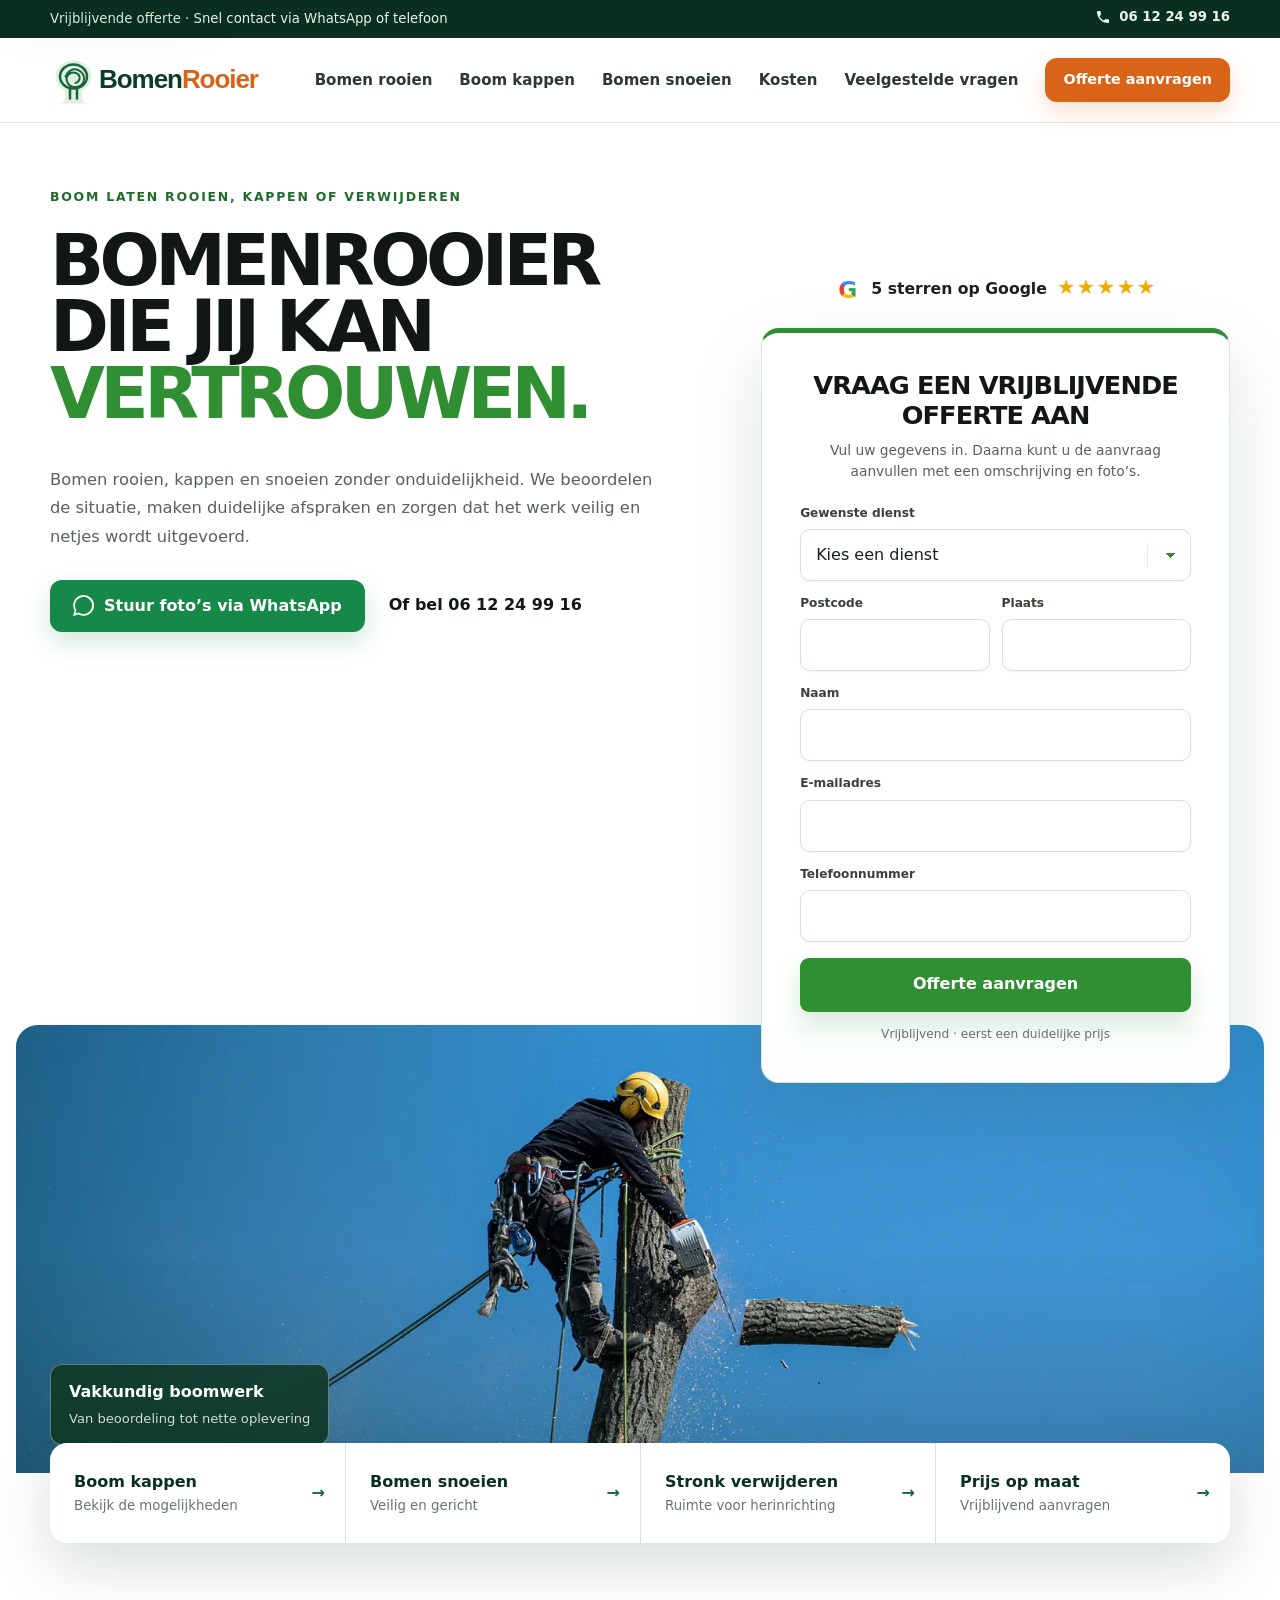
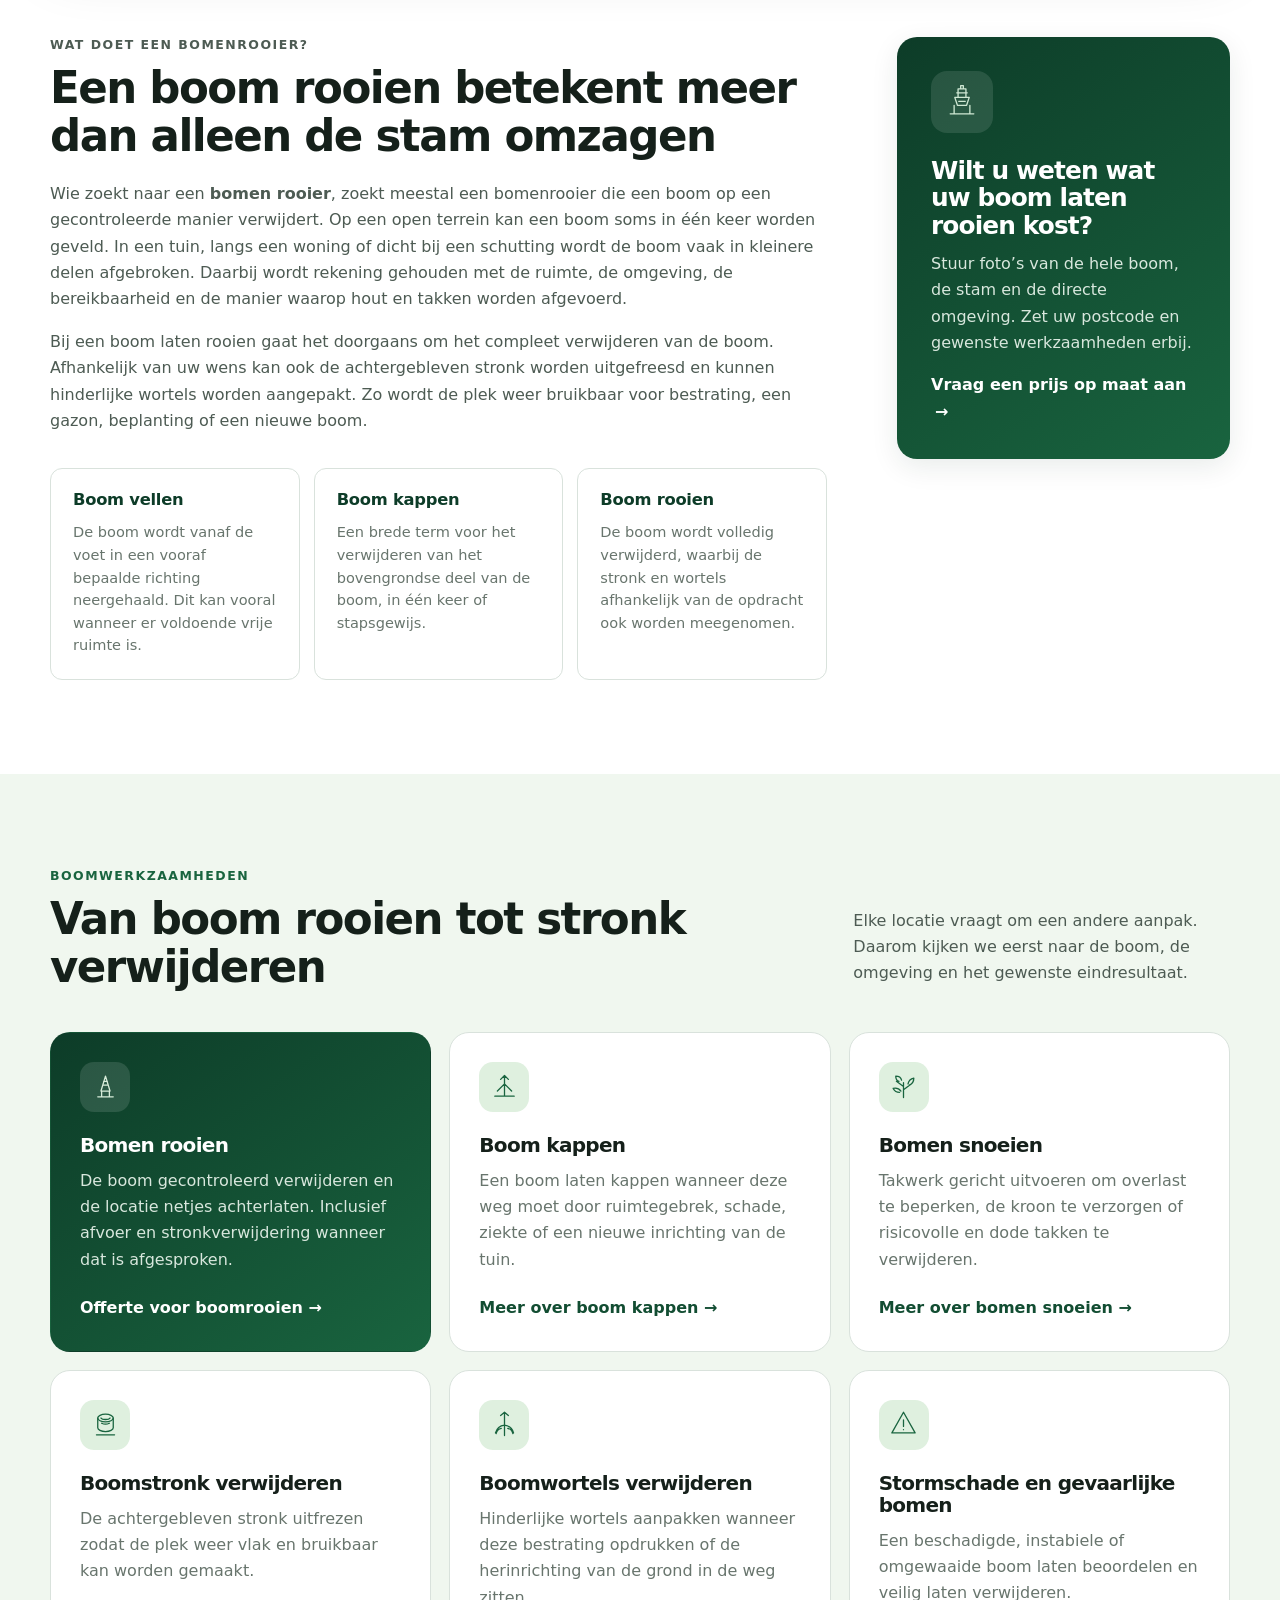
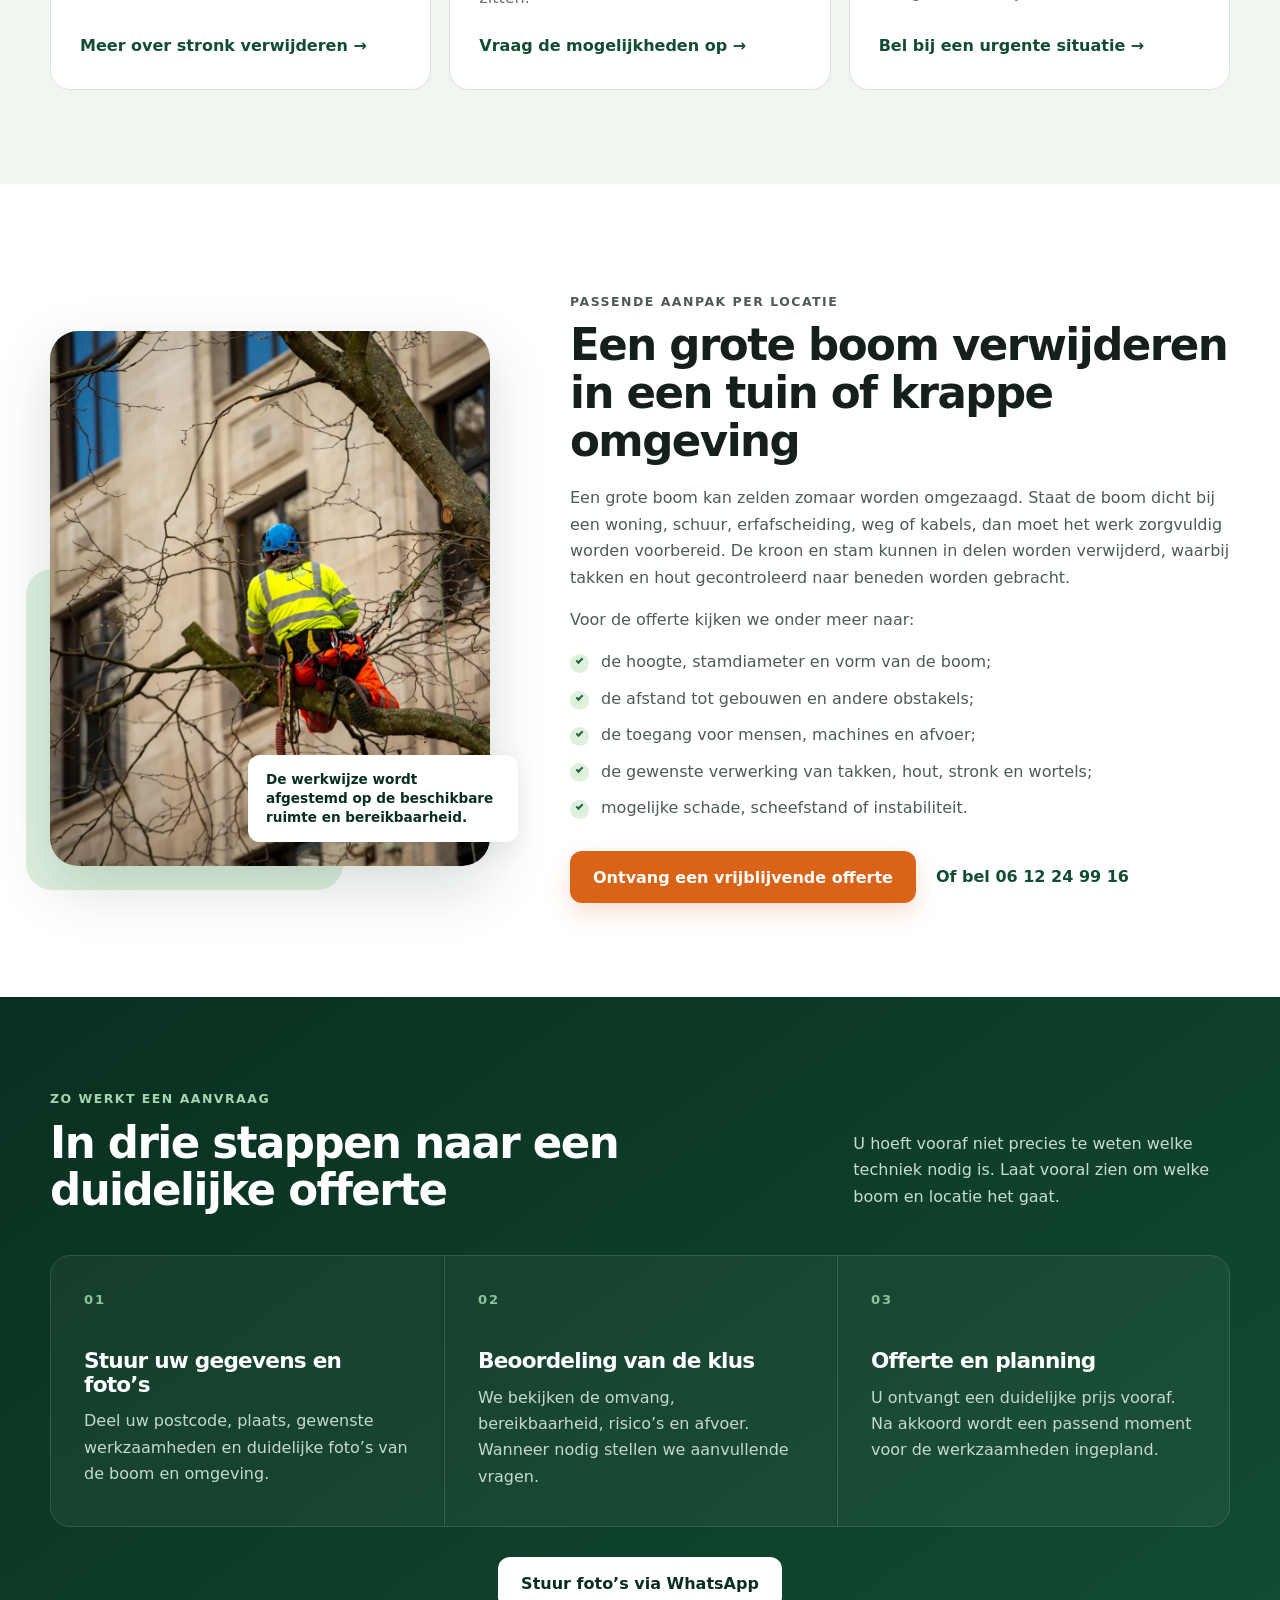
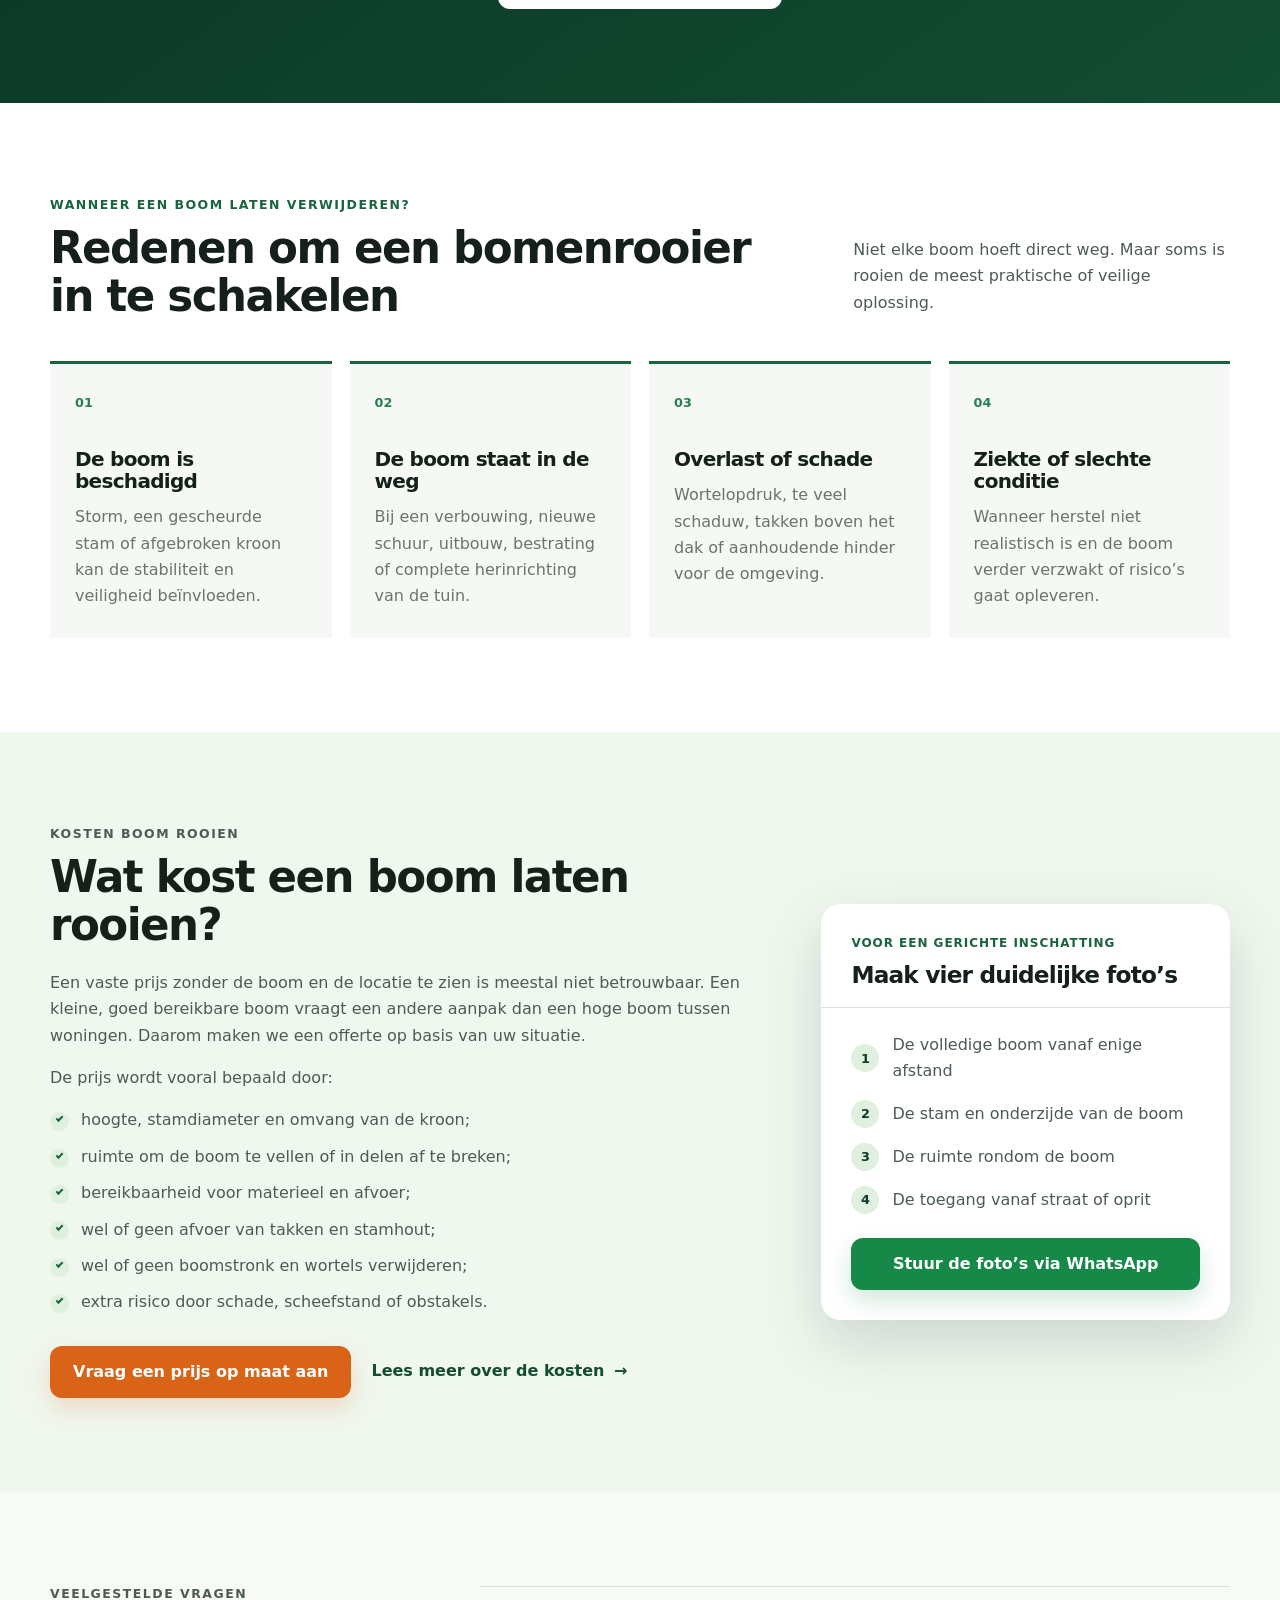
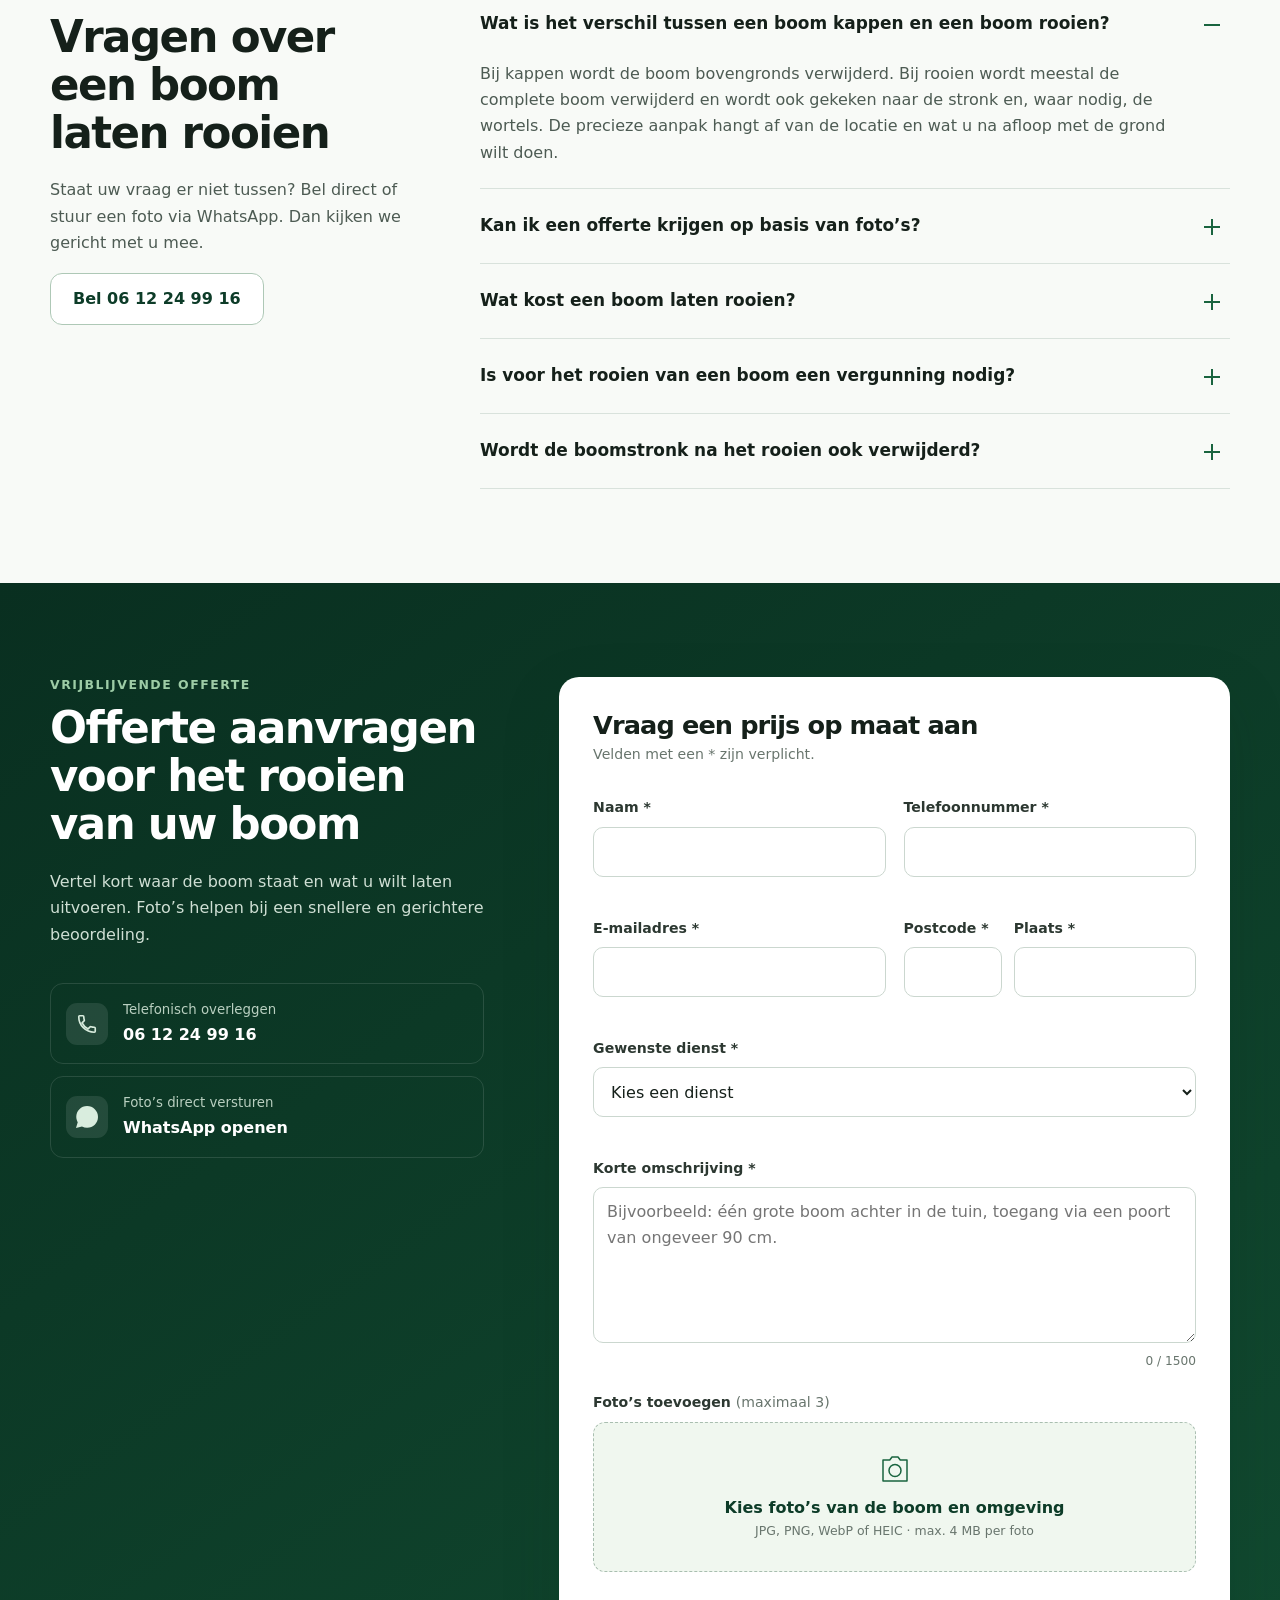
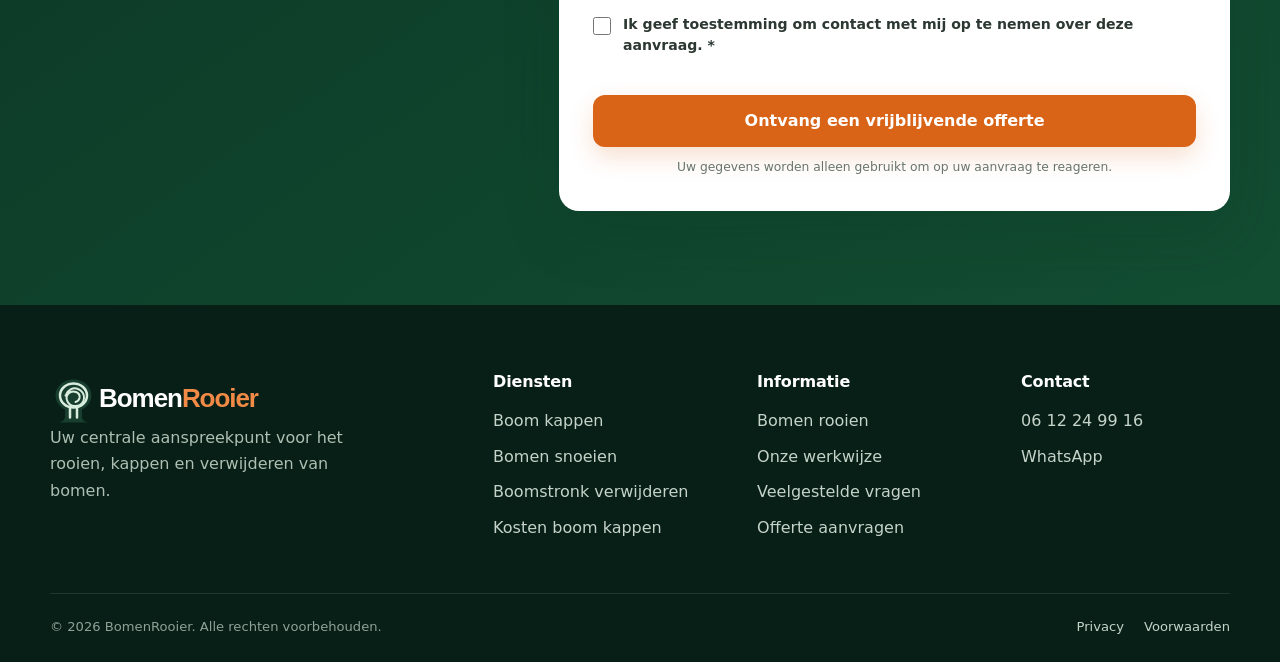
<file: index.html>
<!doctype html>
<html lang="nl">
<head>
  <meta charset="utf-8">
  <meta name="viewport" content="width=device-width, initial-scale=1, viewport-fit=cover">
  <title>Bomenrooier nodig? Boom laten rooien | BomenRooier</title>
  <meta name="description" content="Een boom laten rooien, kappen of verwijderen? Vraag BomenRooier vrijblijvend om een duidelijke offerte. Stuur foto’s via WhatsApp of bel direct.">
  <meta name="robots" content="index, follow, max-image-preview:large">
  <link rel="canonical" href="https://bomenrooier.nl/">
  <meta name="theme-color" content="#124d32">

  <meta property="og:type" content="website">
  <meta property="og:locale" content="nl_NL">
  <meta property="og:site_name" content="BomenRooier">
  <meta property="og:title" content="Uw bomenrooier voor het rooien van bomen">
  <meta property="og:description" content="Ontvang een vrijblijvende offerte voor het rooien, kappen of verwijderen van een boom.">
  <meta property="og:url" content="https://bomenrooier.nl/">
  <meta property="og:image" content="https://bomenrooier.nl/assets/images/bomenrooier-open-graph.webp">
  <meta property="og:image:width" content="1200">
  <meta property="og:image:height" content="630">
  <meta property="og:image:alt" content="BomenRooier voor het professioneel rooien van bomen">
  <meta name="twitter:card" content="summary_large_image">

  <link rel="icon" href="./favicon.svg" type="image/svg+xml">
  <link rel="apple-touch-icon" href="./assets/icons/apple-touch-icon.png">
  <link rel="manifest" href="./site.webmanifest">
  <link rel="preload" href="./assets/images/bomenrooier-boom-rooien.webp" as="image" type="image/webp" fetchpriority="high">
  <link rel="stylesheet" href="./assets/css/styles.css">


  <style>
    /* Nieuwe homepagehero – bewust met unieke klassennamen zodat de bestaande styling intact blijft. */
    .trust-hero {
      --hero-green: #2f8f32;
      --hero-green-dark: #1f6c2a;
      --hero-text: #111713;
      --hero-muted: #59615b;
      --hero-border: #dfe6df;
      background: #fff;
      overflow: hidden;
    }

    .trust-hero__top {
      display: grid;
      grid-template-columns: minmax(0, 1.14fr) minmax(380px, .86fr);
      gap: clamp(48px, 7vw, 112px);
      align-items: start;
      padding-top: clamp(28px, 4vw, 56px);
      padding-bottom: clamp(24px, 3vw, 44px);
    }

    .trust-hero__copy {
      padding-top: clamp(4px, 1vw, 14px);
      max-width: 760px;
    }

    .trust-hero__eyebrow {
      margin: 0 0 20px;
      color: var(--hero-green-dark);
      font-size: .78rem;
      font-weight: 800;
      letter-spacing: .14em;
      text-transform: uppercase;
    }

    .trust-hero__title {
      display: flex;
      flex-direction: column;
      gap: 0;
      margin: 0;
      color: var(--hero-text);
      font-size: clamp(3.25rem, 5.55vw, 6rem);
      font-weight: 850;
      letter-spacing: -.065em;
      line-height: .94;
      text-transform: uppercase;
    }

    .trust-hero__title span,
    .trust-hero__title strong {
      display: block;
      font: inherit;
    }

    .trust-hero__title strong {
      color: var(--hero-green);
    }

    .trust-hero__intro {
      max-width: 700px;
      margin: clamp(24px, 3vw, 38px) 0 0;
      color: var(--hero-muted);
      font-size: clamp(1.02rem, 1.25vw, 1.18rem);
      line-height: 1.75;
    }

    .trust-hero__links {
      display: flex;
      flex-wrap: wrap;
      align-items: center;
      gap: 18px 24px;
      margin-top: 28px;
    }

    .trust-hero__phone {
      color: var(--hero-text);
      font-weight: 750;
      text-decoration: none;
    }

    .trust-hero__phone:hover {
      color: var(--hero-green-dark);
      text-decoration: underline;
      text-underline-offset: 4px;
    }

    .trust-hero__conversion {
      position: relative;
      z-index: 4;
      transform: translateY(96px);
    }

    .trust-hero__rating {
      display: flex;
      align-items: center;
      justify-content: center;
      gap: 10px;
      min-height: 38px;
      margin: 0 0 20px;
      color: #1d211e;
      font-size: .98rem;
      white-space: nowrap;
    }

    .trust-hero__google {
      display: inline-grid;
      place-items: center;
      width: 27px;
      height: 27px;
      font-size: 1.45rem;
      font-weight: 900;
      line-height: 1;
      background: conic-gradient(from -45deg, #4285f4 0 25%, #34a853 0 50%, #fbbc05 0 75%, #ea4335 0);
      -webkit-background-clip: text;
      background-clip: text;
      color: transparent;
    }

    .trust-hero__stars {
      color: #f2aa00;
      font-size: 1.28rem;
      letter-spacing: .08em;
      transform: translateY(-1px);
    }

    .trust-hero__form {
      padding: clamp(26px, 3vw, 38px);
      border: 1px solid var(--hero-border);
      border-top: 5px solid var(--hero-green);
      border-radius: 18px;
      background: rgba(255, 255, 255, .98);
      box-shadow: 0 28px 70px rgba(18, 77, 50, .14);
    }

    .trust-hero__form-heading {
      margin-bottom: 22px;
      text-align: center;
    }

    .trust-hero__form-heading h2 {
      margin: 0;
      color: var(--hero-text);
      font-size: clamp(1.38rem, 2vw, 1.75rem);
      line-height: 1.15;
      text-transform: uppercase;
    }

    .trust-hero__form-heading p {
      max-width: 440px;
      margin: 10px auto 0;
      color: var(--hero-muted);
      font-size: .86rem;
      line-height: 1.5;
    }

    .trust-hero__form-row {
      display: grid;
      grid-template-columns: 1fr 1fr;
      gap: 12px;
    }

    .trust-hero__field {
      margin-bottom: 12px;
    }

    .trust-hero__field label {
      display: block;
      margin: 0 0 6px;
      color: #394139;
      font-size: .76rem;
      font-weight: 750;
    }

    .trust-hero__field input,
    .trust-hero__field select {
      width: 100%;
      min-height: 52px;
      padding: 0 15px;
      border: 1px solid #d7dfd8;
      border-radius: 10px;
      background-color: #fff;
      color: #172018;
      font: inherit;
      box-shadow:
        0 1px 2px rgba(13, 40, 24, .04),
        inset 0 1px 0 rgba(255, 255, 255, .7);
      transition:
        border-color .18s ease,
        box-shadow .18s ease,
        background-color .18s ease;
    }

    .trust-hero__field select {
      appearance: none;
      -webkit-appearance: none;
      padding-right: 48px;
      cursor: pointer;
      background-image:
        linear-gradient(45deg, transparent 50%, #2f8f32 50%),
        linear-gradient(135deg, #2f8f32 50%, transparent 50%),
        linear-gradient(to right, #e5ebe6, #e5ebe6);
      background-position:
        calc(100% - 20px) 23px,
        calc(100% - 15px) 23px,
        calc(100% - 42px) 50%;
      background-size:
        5px 5px,
        5px 5px,
        1px 24px;
      background-repeat: no-repeat;
    }

    .trust-hero__field select:hover {
      border-color: #b7c8b9;
      background-color: #fbfdfb;
    }

    .trust-hero__field select:valid {
      color: #172018;
    }

    .trust-hero__field input:focus,
    .trust-hero__field select:focus {
      outline: none;
      border-color: var(--hero-green);
      background-color: #fff;
      box-shadow:
        0 0 0 4px rgba(47, 143, 50, .12),
        0 8px 18px rgba(31, 108, 42, .07);
    }

    .trust-hero__submit {
      width: 100%;
      min-height: 54px;
      margin-top: 4px;
      border: 0;
      border-radius: 9px;
      background: var(--hero-green);
      color: #fff;
      font: inherit;
      font-weight: 800;
      cursor: pointer;
      box-shadow: 0 12px 24px rgba(47, 143, 50, .2);
      transition: transform .18s ease, background-color .18s ease, box-shadow .18s ease;
    }

    .trust-hero__submit:hover {
      background: var(--hero-green-dark);
      transform: translateY(-1px);
      box-shadow: 0 15px 30px rgba(31, 108, 42, .24);
    }

    .trust-hero__submit:focus-visible {
      outline: 3px solid rgba(47, 143, 50, .28);
      outline-offset: 3px;
    }

    .trust-hero__form-note {
      margin: 12px 0 0;
      color: #687069;
      font-size: .76rem;
      text-align: center;
    }

    .trust-hero__media {
      position: relative;
      z-index: 1;
      width: min(100% - 32px, 1540px);
      height: clamp(330px, 35vw, 570px);
      margin: 0 auto;
      overflow: hidden;
      border-radius: 22px 22px 0 0;
      background: #dfe8df;
    }

    .trust-hero__media img {
      display: block;
      width: 100%;
      height: 100%;
      object-fit: cover;
      object-position: center 43%;
      transform: scale(1.002);
    }

    .trust-hero__media-shade {
      position: absolute;
      inset: 0;
      background:
        linear-gradient(90deg, rgba(8, 31, 18, .34), transparent 48%),
        linear-gradient(0deg, rgba(8, 31, 18, .22), transparent 50%);
      pointer-events: none;
    }

    .trust-hero__media-caption {
      position: absolute;
      inset: auto 0 28px;
      z-index: 2;
    }

    .trust-hero__media-caption p {
      display: inline-flex;
      flex-direction: column;
      gap: 3px;
      max-width: 360px;
      margin: 0;
      padding: 14px 18px;
      border: 1px solid rgba(255, 255, 255, .35);
      border-radius: 12px;
      background: rgba(13, 52, 29, .82);
      color: #fff;
      backdrop-filter: blur(10px);
    }

    .trust-hero__media-caption strong {
      font-size: 1rem;
    }

    .trust-hero__media-caption span {
      color: rgba(255, 255, 255, .82);
      font-size: .82rem;
    }

    @media (max-width: 1040px) {
      .trust-hero__top {
        grid-template-columns: minmax(0, 1fr) minmax(350px, .85fr);
        gap: 42px;
      }

      .trust-hero__title {
        font-size: clamp(3rem, 6.1vw, 4.8rem);
      }
    }

    @media (max-width: 820px) {
      .trust-hero__top {
        grid-template-columns: 1fr;
        gap: 42px;
        padding-top: 30px;
      }

      .trust-hero__copy {
        max-width: none;
        padding-top: 0;
      }

      .trust-hero__title {
        font-size: clamp(3rem, 12vw, 5rem);
      }

      .trust-hero__intro {
        max-width: 640px;
      }

      .trust-hero__conversion {
        max-width: 620px;
        width: 100%;
        margin: 0 auto;
        transform: translateY(54px);
      }

      .trust-hero__media {
        width: calc(100% - 24px);
        height: clamp(300px, 62vw, 480px);
        border-radius: 18px 18px 0 0;
      }
    }

    @media (max-width: 560px) {
      .trust-hero__top {
        padding-top: 24px;
        padding-bottom: 20px;
      }

      .trust-hero__eyebrow {
        margin-bottom: 14px;
        font-size: .7rem;
      }

      .trust-hero__title {
        font-size: clamp(2.55rem, 13.2vw, 4rem);
        letter-spacing: -.055em;
      }

      .trust-hero__intro {
        margin-top: 22px;
        font-size: .98rem;
        line-height: 1.65;
      }

      .trust-hero__links {
        align-items: stretch;
        flex-direction: column;
      }

      .trust-hero__links .button {
        width: 100%;
      }

      .trust-hero__phone {
        text-align: center;
      }

      .trust-hero__conversion {
        transform: none;
      }

      .trust-hero__rating {
        flex-wrap: wrap;
        gap: 6px 9px;
        margin-bottom: 14px;
        font-size: .9rem;
      }

      .trust-hero__form {
        padding: 23px 18px;
        border-radius: 15px;
      }

      .trust-hero__form-row {
        grid-template-columns: 1fr;
        gap: 0;
      }

      .trust-hero__media {
        width: 100%;
        height: 330px;
        border-radius: 0;
      }

      .trust-hero__media img {
        object-position: 58% center;
      }

      .trust-hero__media-caption {
        bottom: 18px;
      }

      .trust-hero__media-caption p {
        max-width: calc(100vw - 40px);
      }
    }

    @media (prefers-reduced-motion: reduce) {
      .trust-hero__submit {
        transition: none;
      }
    }
  </style>


  <!-- Google Tag Manager: plaats de officiële GTM <script>-code hier. -->

  <script type="application/ld+json">
  {
  "@context": "https://schema.org",
  "@graph": [
    {
      "@type": "WebSite",
      "@id": "https://bomenrooier.nl/#website",
      "url": "https://bomenrooier.nl/",
      "name": "BomenRooier",
      "inLanguage": "nl-NL",
      "publisher": {
        "@id": "https://bomenrooier.nl/#organization"
      }
    },
    {
      "@type": "WebPage",
      "@id": "https://bomenrooier.nl/#webpage",
      "url": "https://bomenrooier.nl/",
      "name": "Bomenrooier nodig? Boom laten rooien | BomenRooier",
      "description": "Vrijblijvende offerte voor het rooien, kappen of verwijderen van bomen.",
      "isPartOf": {
        "@id": "https://bomenrooier.nl/#website"
      },
      "about": {
        "@id": "https://bomenrooier.nl/#service"
      },
      "primaryImageOfPage": {
        "@id": "https://bomenrooier.nl/#primaryimage"
      },
      "inLanguage": "nl-NL"
    },
    {
      "@type": "ImageObject",
      "@id": "https://bomenrooier.nl/#primaryimage",
      "url": "https://bomenrooier.nl/assets/images/bomenrooier-boom-rooien.webp",
      "contentUrl": "https://bomenrooier.nl/assets/images/bomenrooier-boom-rooien.webp",
      "width": 1600,
      "height": 1067,
      "caption": "Bomenrooier aan het werk bij het verwijderen van een boom"
    },
    {
      "@type": "Organization",
      "@id": "https://bomenrooier.nl/#organization",
      "name": "BomenRooier",
      "url": "https://bomenrooier.nl/",
      "logo": "https://bomenrooier.nl/assets/icons/logo-bomenrooier.svg",
      "telephone": "+31612249916",
      "areaServed": {
        "@type": "Country",
        "name": "Nederland"
      },
      "contactPoint": {
        "@type": "ContactPoint",
        "telephone": "+31612249916",
        "contactType": "customer service",
        "availableLanguage": "Dutch",
        "areaServed": "NL"
      }
    },
    {
      "@type": "Service",
      "@id": "https://bomenrooier.nl/#service",
      "name": "Bomen rooien en verwijderen",
      "serviceType": "Bomen rooien, bomen kappen en bomen verwijderen",
      "provider": {
        "@id": "https://bomenrooier.nl/#organization"
      },
      "areaServed": {
        "@type": "Country",
        "name": "Nederland"
      },
      "offers": {
        "@type": "Offer",
        "description": "Vrijblijvende offerte op maat",
        "url": "https://bomenrooier.nl/#offerte"
      },
      "hasOfferCatalog": {
        "@type": "OfferCatalog",
        "name": "Boomwerkzaamheden",
        "itemListElement": [
          {
            "@type": "Offer",
            "itemOffered": {
              "@type": "Service",
              "name": "Bomen rooien"
            }
          },
          {
            "@type": "Offer",
            "itemOffered": {
              "@type": "Service",
              "name": "Boom kappen"
            }
          },
          {
            "@type": "Offer",
            "itemOffered": {
              "@type": "Service",
              "name": "Bomen snoeien"
            }
          },
          {
            "@type": "Offer",
            "itemOffered": {
              "@type": "Service",
              "name": "Boomstronk verwijderen"
            }
          },
          {
            "@type": "Offer",
            "itemOffered": {
              "@type": "Service",
              "name": "Boomwortels verwijderen"
            }
          },
          {
            "@type": "Offer",
            "itemOffered": {
              "@type": "Service",
              "name": "Stormschade aan bomen"
            }
          }
        ]
      }
    },
    {
      "@type": "FAQPage",
      "@id": "https://bomenrooier.nl/#faq",
      "mainEntity": [
        {
          "@type": "Question",
          "name": "Wat is het verschil tussen een boom kappen en een boom rooien?",
          "acceptedAnswer": {
            "@type": "Answer",
            "text": "Bij kappen wordt de boom bovengronds verwijderd. Bij rooien wordt meestal de complete boom verwijderd en wordt ook gekeken naar de stronk en, waar nodig, de wortels. De precieze aanpak hangt af van de locatie en wat u na afloop met de grond wilt doen."
          }
        },
        {
          "@type": "Question",
          "name": "Kan ik een offerte krijgen op basis van foto’s?",
          "acceptedAnswer": {
            "@type": "Answer",
            "text": "Ja. Stuur via WhatsApp enkele duidelijke foto’s van de boom, de stam, de omgeving en de bereikbaarheid. Vermeld ook uw plaats en wat u wilt laten uitvoeren. Daarmee kan vaak snel een eerste inschatting worden gemaakt."
          }
        },
        {
          "@type": "Question",
          "name": "Wat kost een boom laten rooien?",
          "acceptedAnswer": {
            "@type": "Answer",
            "text": "De prijs hangt onder meer af van de hoogte en dikte van de boom, de bereikbaarheid, de beschikbare werkruimte, de afvoer van hout en groen en het verwijderen van de stronk. Daarom ontvangt u een prijs op maat."
          }
        },
        {
          "@type": "Question",
          "name": "Is voor het rooien van een boom een vergunning nodig?",
          "acceptedAnswer": {
            "@type": "Answer",
            "text": "Dat verschilt per gemeente en soms per boom. Controleer daarom altijd de lokale regels voordat de werkzaamheden starten. Bij de aanvraag kunnen we meedenken over de praktische vervolgstappen."
          }
        },
        {
          "@type": "Question",
          "name": "Wordt de boomstronk na het rooien ook verwijderd?",
          "acceptedAnswer": {
            "@type": "Answer",
            "text": "Dat hangt af van de afgesproken werkzaamheden. De boom kan bovengronds worden verwijderd terwijl de stronk blijft staan, maar de stronk kan ook worden uitgegraven of gefreesd. Geef bij uw aanvraag aan hoe u de plek na afloop wilt gebruiken."
          }
        }
      ]
    }
  ]
}
  </script>
</head>
<body>
  <!-- Google Tag Manager (noscript): plaats de officiële iframe-code direct na <body>. -->
  <a class="skip-link" href="#main-content">Ga naar de inhoud</a>

  <header class="site-header" id="site-header">
    <div class="header-top">
      <div class="container header-top__inner">
        <p>Vrijblijvende offerte · Snel contact via WhatsApp of telefoon</p>
        <div class="header-top__links">
          <a id="header-phone-link" class="tracked-contact" href="tel:+31612249916" data-action="phone_click" data-location="header" aria-label="Bel BomenRooier op 06 12 24 99 16">
            <svg aria-hidden="true" viewBox="0 0 24 24"><path d="M6.6 10.8a15.5 15.5 0 0 0 6.6 6.6l2.2-2.2a1 1 0 0 1 1-.24c1.1.37 2.3.56 3.6.56a1 1 0 0 1 1 1V20a1 1 0 0 1-1 1C10.6 21 3 13.4 3 4a1 1 0 0 1 1-1h3.5a1 1 0 0 1 1 1c0 1.25.2 2.46.57 3.58a1 1 0 0 1-.25 1.02L6.6 10.8Z"/></svg>
            06 12 24 99 16
          </a>
        </div>
      </div>
    </div>

    <div class="container nav-wrap">
      <a class="brand" href="./" aria-label="BomenRooier homepage">
        <img src="./assets/icons/logo-bomenrooier.svg" width="210" height="52" alt="BomenRooier">
      </a>

      <button class="nav-toggle" id="nav-toggle" type="button" aria-expanded="false" aria-controls="primary-navigation" aria-label="Menu openen">
        <span></span><span></span><span></span>
      </button>

      <nav class="primary-nav" id="primary-navigation" aria-label="Hoofdnavigatie">
        <a href="#bomen-rooien" aria-current="page">Bomen rooien</a>
        <a href="./boom-kappen/" data-action="internal_link_click" data-location="header" data-service="boom-kappen">Boom kappen</a>
        <a href="./bomen-snoeien/" data-action="internal_link_click" data-location="header" data-service="bomen-snoeien">Bomen snoeien</a>
        <a href="./boom-kappen-kosten/" data-action="internal_link_click" data-location="header" data-service="boom-kappen-kosten">Kosten</a>
        <a href="#faq">Veelgestelde vragen</a>
        <a id="nav-offer-link" class="button button--small button--primary" href="#offerte" data-action="internal_link_click" data-location="header">Offerte aanvragen</a>
      </nav>
    </div>
  </header>

  <main id="main-content">

    <section class="trust-hero" aria-labelledby="hero-title">
      <div class="container trust-hero__top">
        <div class="trust-hero__copy">
          <p class="trust-hero__eyebrow">Boom laten rooien, kappen of verwijderen</p>
          <h1 id="hero-title" class="trust-hero__title">
            <span>Bomenrooier</span>
            <span>die jij kan</span>
            <strong>vertrouwen.</strong>
          </h1>
          <p class="trust-hero__intro">
            Bomen rooien, kappen en snoeien zonder onduidelijkheid. We beoordelen de situatie,
            maken duidelijke afspraken en zorgen dat het werk veilig en netjes wordt uitgevoerd.
          </p>
          <div class="trust-hero__links">
            <a class="button button--whatsapp tracked-contact"
               href="https://wa.me/31612249916?text=Hallo%20BomenRooier%2C%20ik%20wil%20graag%20een%20vrijblijvende%20offerte%20aanvragen.%20Ik%20stuur%20zo%20enkele%20foto%27s."
               data-action="whatsapp_click"
               data-location="hero"
               target="_blank"
               rel="noopener">
              <svg aria-hidden="true" viewBox="0 0 24 24"><path d="M20.5 3.5A11.8 11.8 0 0 0 12.1 0C5.6 0 .3 5.3.3 11.8c0 2.1.6 4.1 1.6 5.9L0 24l6.5-1.7a11.8 11.8 0 0 0 5.6 1.4h.1C18.7 23.7 24 18.4 24 11.9c0-3.2-1.2-6.2-3.5-8.4Zm-8.3 18.2h-.1a9.8 9.8 0 0 1-5-1.4l-.4-.2-3.8 1 1-3.7-.2-.4a9.8 9.8 0 1 1 8.5 4.7Z"/></svg>
              Stuur foto’s via WhatsApp
            </a>
            <a class="trust-hero__phone tracked-contact"
               href="tel:+31612249916"
               data-action="phone_click"
               data-location="hero">
              Of bel 06 12 24 99 16
            </a>
          </div>
        </div>

        <div class="trust-hero__conversion">
          <div class="trust-hero__rating" aria-label="BomenRooier heeft vijf sterren op Google">
            <span class="trust-hero__google" aria-hidden="true">G</span>
            <strong>5 sterren op Google</strong>
            <span class="trust-hero__stars" aria-hidden="true">★★★★★</span>
          </div>

          <form class="trust-hero__form" id="hero-quick-form">
            <div class="trust-hero__form-heading">
              <h2>Vraag een vrijblijvende offerte aan</h2>
              <p>Vul uw gegevens in. Daarna kunt u de aanvraag aanvullen met een omschrijving en foto’s.</p>
            </div>

            <div class="trust-hero__field trust-hero__field--full">
              <label for="hero-service">Gewenste dienst</label>
              <select id="hero-service" name="hero_service" required>
                <option value="">Kies een dienst</option>
                <option value="Bomen rooien">Bomen rooien</option>
                <option value="Boom kappen">Boom kappen</option>
                <option value="Boom verwijderen">Boom verwijderen</option>
                <option value="Bomen snoeien">Bomen snoeien</option>
                <option value="Boomstronk verwijderen">Boomstronk verwijderen</option>
                <option value="Boomwortels verwijderen">Boomwortels verwijderen</option>
                <option value="Stormschade of gevaarlijke boom">Stormschade of gevaarlijke boom</option>
                <option value="Advies kapvergunning">Advies over kapvergunning</option>
                <option value="Anders">Anders</option>
              </select>
            </div>

            <div class="trust-hero__form-row">
              <div class="trust-hero__field">
                <label for="hero-postal-code">Postcode</label>
                <input id="hero-postal-code" name="hero_postal_code" type="text" autocomplete="postal-code" required maxlength="12">
              </div>
              <div class="trust-hero__field">
                <label for="hero-city">Plaats</label>
                <input id="hero-city" name="hero_city" type="text" autocomplete="address-level2" required maxlength="100">
              </div>
            </div>

            <div class="trust-hero__field trust-hero__field--full">
              <label for="hero-name">Naam</label>
              <input id="hero-name" name="hero_name" type="text" autocomplete="name" required maxlength="100">
            </div>

            <div class="trust-hero__field trust-hero__field--full">
              <label for="hero-email">E-mailadres</label>
              <input id="hero-email" name="hero_email" type="email" autocomplete="email" required maxlength="160">
            </div>

            <div class="trust-hero__field trust-hero__field--full">
              <label for="hero-phone-number">Telefoonnummer</label>
              <input id="hero-phone-number" name="hero_phone" type="tel" autocomplete="tel" inputmode="tel" required maxlength="30">
            </div>

            <button class="trust-hero__submit" type="submit">Offerte aanvragen</button>
            <p class="trust-hero__form-note">Vrijblijvend · eerst een duidelijke prijs</p>
          </form>
        </div>
      </div>

      <div class="trust-hero__media">
        <img
          src="./assets/images/bomenrooier-boom-rooien.webp"
          width="1600"
          height="1067"
          alt="Bomenrooier die veilig aan een boom werkt"
          fetchpriority="high"
          decoding="async">
        <div class="trust-hero__media-shade" aria-hidden="true"></div>
        <div class="container trust-hero__media-caption">
          <p><strong>Vakkundig boomwerk</strong><span>Van beoordeling tot nette oplevering</span></p>
        </div>
      </div>
    </section>

    <section class="service-strip" aria-label="Populaire boomwerkzaamheden">
      <div class="container service-strip__grid">
        <a href="./boom-kappen/" data-action="internal_link_click" data-location="hero" data-service="boom-kappen"><span>Boom kappen</span><small>Bekijk de mogelijkheden</small></a>
        <a href="./bomen-snoeien/" data-action="internal_link_click" data-location="hero" data-service="bomen-snoeien"><span>Bomen snoeien</span><small>Veilig en gericht</small></a>
        <a href="./boomstronk-verwijderen/" data-action="internal_link_click" data-location="hero" data-service="boomstronk-verwijderen"><span>Stronk verwijderen</span><small>Ruimte voor herinrichting</small></a>
        <a href="#offerte" data-action="internal_link_click" data-location="hero" data-service="offerte"><span>Prijs op maat</span><small>Vrijblijvend aanvragen</small></a>
      </div>
    </section>

    <section class="section" id="bomen-rooien" aria-labelledby="what-title">
      <div class="container split split--intro">
        <div class="split__content">
          <p class="eyebrow">Wat doet een bomenrooier?</p>
          <h2 id="what-title">Een boom rooien betekent meer dan alleen de stam omzagen</h2>
        <p>Wie zoekt naar een <strong>bomen rooier</strong>, zoekt meestal een bomenrooier die een boom op een gecontroleerde manier verwijdert. Op een open terrein kan een boom soms in één keer worden geveld. In een tuin, langs een woning of dicht bij een schutting wordt de boom vaak in kleinere delen afgebroken. Daarbij wordt rekening gehouden met de ruimte, de omgeving, de bereikbaarheid en de manier waarop hout en takken worden afgevoerd.</p>

<p>Bij een boom laten rooien gaat het doorgaans om het compleet verwijderen van de boom. Afhankelijk van uw wens kan ook de achtergebleven stronk worden uitgefreesd en kunnen hinderlijke wortels worden aangepakt. Zo wordt de plek weer bruikbaar voor bestrating, een gazon, beplanting of een nieuwe boom.</p>

<div class="definition-grid">
            <article>
              <h3>Boom vellen</h3>
              <p>De boom wordt vanaf de voet in een vooraf bepaalde richting neergehaald. Dit kan vooral wanneer er voldoende vrije ruimte is.</p>
            </article>
            <article>
              <h3>Boom kappen</h3>
              <p>Een brede term voor het verwijderen van het bovengrondse deel van de boom, in één keer of stapsgewijs.</p>
            </article>
            <article>
              <h3>Boom rooien</h3>
              <p>De boom wordt volledig verwijderd, waarbij de stronk en wortels afhankelijk van de opdracht ook worden meegenomen.</p>
            </article>
          </div>
        </div>
        <aside class="quote-panel" aria-label="Snel een inschatting ontvangen">
          <div class="quote-panel__icon">
            <svg aria-hidden="true" viewBox="0 0 64 64"><path d="M14 50h36M20 50V37m24 13V37M25 37h14l4-12H21l4 12Zm1-12V12h12v13M30 12V7h4v5"/><path d="M24 18h16M27 31h10"/></svg>
          </div>
          <h3>Wilt u weten wat uw boom laten rooien kost?</h3>
          <p>Stuur foto’s van de hele boom, de stam en de directe omgeving. Zet uw postcode en gewenste werkzaamheden erbij.</p>
          <a id="intro-whatsapp" class="text-link tracked-contact" href="https://wa.me/31612249916?text=Hallo%20BomenRooier%2C%20ik%20wil%20graag%20een%20prijs%20op%20maat%20voor%20het%20rooien%20van%20een%20boom." data-action="whatsapp_click" data-location="services" target="_blank" rel="noopener">Vraag een prijs op maat aan <span aria-hidden="true">→</span></a>
        </aside>
      </div>
    </section>

    <section class="section section--tint" id="diensten" aria-labelledby="services-title">
      <div class="container">
        <div class="section-heading">
          <div>
            <p class="eyebrow">Boomwerkzaamheden</p>
            <h2 id="services-title">Van boom rooien tot stronk verwijderen</h2>
          </div>
          <p>Elke locatie vraagt om een andere aanpak. Daarom kijken we eerst naar de boom, de omgeving en het gewenste eindresultaat.</p>
        </div>

        <div class="cards-grid">
          <article class="service-card service-card--featured">
            <div class="service-card__icon"><svg aria-hidden="true" viewBox="0 0 48 48"><path d="M12 40h24M18 40v-9h12v9M17 31l7-23 7 23M20 22h8M21 16h6"/></svg></div>
            <h3>Bomen rooien</h3>
            <p>De boom gecontroleerd verwijderen en de locatie netjes achterlaten. Inclusief afvoer en stronkverwijdering wanneer dat is afgesproken.</p>
            <a href="#offerte" data-action="internal_link_click" data-location="services" data-service="bomen-rooien">Offerte voor boomrooien <span aria-hidden="true">→</span></a>
          </article>

          <article class="service-card">
            <div class="service-card__icon"><svg aria-hidden="true" viewBox="0 0 48 48"><path d="M9 39h30M24 39V20M24 20 13 31M24 20l11 11M24 20V7M18 13l6-6 6 6"/></svg></div>
            <h3>Boom kappen</h3>
            <p>Een boom laten kappen wanneer deze weg moet door ruimtegebrek, schade, ziekte of een nieuwe inrichting van de tuin.</p>
            <a href="./boom-kappen/" data-action="internal_link_click" data-location="services" data-service="boom-kappen">Meer over boom kappen <span aria-hidden="true">→</span></a>
          </article>

          <article class="service-card">
            <div class="service-card__icon"><svg aria-hidden="true" viewBox="0 0 48 48"><path d="M24 41V18M24 24 13 16M24 29l12-9M17 16c-3-1-5-4-5-8 4 0 8 2 9 6M31 20c1-5 4-8 9-9 0 5-2 9-7 11M18 33c-5 0-8-2-10-6 5-1 9 0 12 4"/></svg></div>
            <h3>Bomen snoeien</h3>
            <p>Takwerk gericht uitvoeren om overlast te beperken, de kroon te verzorgen of risicovolle en dode takken te verwijderen.</p>
            <a href="./bomen-snoeien/" data-action="internal_link_click" data-location="services" data-service="bomen-snoeien">Meer over bomen snoeien <span aria-hidden="true">→</span></a>
          </article>

          <article class="service-card">
            <div class="service-card__icon"><svg aria-hidden="true" viewBox="0 0 48 48"><ellipse cx="24" cy="14" rx="12" ry="6"/><path d="M12 14v15c0 3 5 6 12 6s12-3 12-6V14M17 14c2 3 12 3 14 0M18 22c4 2 8 2 12 0M10 40h28"/></svg></div>
            <h3>Boomstronk verwijderen</h3>
            <p>De achtergebleven stronk uitfrezen zodat de plek weer vlak en bruikbaar kan worden gemaakt.</p>
            <a href="./boomstronk-verwijderen/" data-action="internal_link_click" data-location="services" data-service="boomstronk-verwijderen">Meer over stronk verwijderen <span aria-hidden="true">→</span></a>
          </article>

          <article class="service-card">
            <div class="service-card__icon"><svg aria-hidden="true" viewBox="0 0 48 48"><path d="M24 5v20M18 10l6-5 6 5M24 25c-8 1-12 5-14 12M24 25c8 1 12 5 14 12M24 25v16M19 30c-5 1-7 4-8 8M29 30c5 1 7 4 8 8"/></svg></div>
            <h3>Boomwortels verwijderen</h3>
            <p>Hinderlijke wortels aanpakken wanneer deze bestrating opdrukken of de herinrichting van de grond in de weg zitten.</p>
            <a href="#offerte" data-action="internal_link_click" data-location="services" data-service="boomwortels-verwijderen">Vraag de mogelijkheden op <span aria-hidden="true">→</span></a>
          </article>

          <article class="service-card">
            <div class="service-card__icon"><svg aria-hidden="true" viewBox="0 0 48 48"><path d="m24 5 18 32H6L24 5Z"/><path d="M24 17v10M24 32h.01"/></svg></div>
            <h3>Stormschade en gevaarlijke bomen</h3>
            <p>Een beschadigde, instabiele of omgewaaide boom laten beoordelen en veilig laten verwijderen.</p>
            <a href="tel:+31612249916" class="tracked-contact" data-action="phone_click" data-location="services" data-service="stormschade">Bel bij een urgente situatie <span aria-hidden="true">→</span></a>
          </article>
        </div>
      </div>
    </section>

    <section class="section media-section" aria-labelledby="safe-title">
      <div class="container media-section__grid">
        <figure class="media-section__image">
          <img src="./assets/images/boomverzorger-klimwerk.webp" width="986" height="1200" alt="Boomverzorger met klimuitrusting die veilig in een boom werkt" loading="lazy" decoding="async">
          <figcaption>De werkwijze wordt afgestemd op de beschikbare ruimte en bereikbaarheid.</figcaption>
        </figure>
        <div class="media-section__content">
          <p class="eyebrow">Passende aanpak per locatie</p>
          <h2 id="safe-title">Een grote boom verwijderen in een tuin of krappe omgeving</h2>
          <p>Een grote boom kan zelden zomaar worden omgezaagd. Staat de boom dicht bij een woning, schuur, erfafscheiding, weg of kabels, dan moet het werk zorgvuldig worden voorbereid. De kroon en stam kunnen in delen worden verwijderd, waarbij takken en hout gecontroleerd naar beneden worden gebracht.</p>
          <p>Voor de offerte kijken we onder meer naar:</p>
          <ul class="check-list">
            <li>de hoogte, stamdiameter en vorm van de boom;</li>
            <li>de afstand tot gebouwen en andere obstakels;</li>
            <li>de toegang voor mensen, machines en afvoer;</li>
            <li>de gewenste verwerking van takken, hout, stronk en wortels;</li>
            <li>mogelijke schade, scheefstand of instabiliteit.</li>
          </ul>
          <div class="inline-actions">
            <a id="safety-offer" class="button button--primary" href="#offerte" data-action="internal_link_click" data-location="services">Ontvang een vrijblijvende offerte</a>
            <a id="safety-phone" class="plain-phone tracked-contact" href="tel:+31612249916" data-action="phone_click" data-location="services">Of bel 06 12 24 99 16</a>
          </div>
        </div>
      </div>
    </section>

    <section class="section section--dark" id="werkwijze" aria-labelledby="process-title">
      <div class="container">
        <div class="section-heading section-heading--light">
          <div>
            <p class="eyebrow">Zo werkt een aanvraag</p>
            <h2 id="process-title">In drie stappen naar een duidelijke offerte</h2>
          </div>
          <p>U hoeft vooraf niet precies te weten welke techniek nodig is. Laat vooral zien om welke boom en locatie het gaat.</p>
        </div>
        <ol class="process-grid">
          <li>
            <span class="process-grid__number">01</span>
            <h3>Stuur uw gegevens en foto’s</h3>
            <p>Deel uw postcode, plaats, gewenste werkzaamheden en duidelijke foto’s van de boom en omgeving.</p>
          </li>
          <li>
            <span class="process-grid__number">02</span>
            <h3>Beoordeling van de klus</h3>
            <p>We bekijken de omvang, bereikbaarheid, risico’s en afvoer. Wanneer nodig stellen we aanvullende vragen.</p>
          </li>
          <li>
            <span class="process-grid__number">03</span>
            <h3>Offerte en planning</h3>
            <p>U ontvangt een duidelijke prijs vooraf. Na akkoord wordt een passend moment voor de werkzaamheden ingepland.</p>
          </li>
        </ol>
        <div class="process-cta">
          <a id="process-whatsapp" class="button button--light tracked-contact" href="https://wa.me/31612249916?text=Hallo%20BomenRooier%2C%20ik%20stuur%20graag%20foto%27s%20voor%20een%20vrijblijvende%20offerte." data-action="whatsapp_click" data-location="services" target="_blank" rel="noopener">Stuur foto’s via WhatsApp</a>
        </div>
      </div>
    </section>

    <section class="section" aria-labelledby="when-title">
      <div class="container">
        <div class="section-heading">
          <div>
            <p class="eyebrow">Wanneer een boom laten verwijderen?</p>
            <h2 id="when-title">Redenen om een bomenrooier in te schakelen</h2>
          </div>
          <p>Niet elke boom hoeft direct weg. Maar soms is rooien de meest praktische of veilige oplossing.</p>
        </div>
        <div class="reasons-grid">
          <article><span>01</span><h3>De boom is beschadigd</h3><p>Storm, een gescheurde stam of afgebroken kroon kan de stabiliteit en veiligheid beïnvloeden.</p></article>
          <article><span>02</span><h3>De boom staat in de weg</h3><p>Bij een verbouwing, nieuwe schuur, uitbouw, bestrating of complete herinrichting van de tuin.</p></article>
          <article><span>03</span><h3>Overlast of schade</h3><p>Wortelopdruk, te veel schaduw, takken boven het dak of aanhoudende hinder voor de omgeving.</p></article>
          <article><span>04</span><h3>Ziekte of slechte conditie</h3><p>Wanneer herstel niet realistisch is en de boom verder verzwakt of risico’s gaat opleveren.</p></article>
        </div>
      </div>
    </section>

    <section class="section section--tint" id="kosten" aria-labelledby="cost-title">
      <div class="container cost-grid">
        <div class="cost-grid__content">
          <p class="eyebrow">Kosten boom rooien</p>
          <h2 id="cost-title">Wat kost een boom laten rooien?</h2>
          <p>Een vaste prijs zonder de boom en de locatie te zien is meestal niet betrouwbaar. Een kleine, goed bereikbare boom vraagt een andere aanpak dan een hoge boom tussen woningen. Daarom maken we een offerte op basis van uw situatie.</p>
          <p>De prijs wordt vooral bepaald door:</p>
          <ul class="check-list">
            <li>hoogte, stamdiameter en omvang van de kroon;</li>
            <li>ruimte om de boom te vellen of in delen af te breken;</li>
            <li>bereikbaarheid voor materieel en afvoer;</li>
            <li>wel of geen afvoer van takken en stamhout;</li>
            <li>wel of geen boomstronk en wortels verwijderen;</li>
            <li>extra risico door schade, scheefstand of obstakels.</li>
          </ul>
          <div class="inline-actions">
            <a id="cost-offer" class="button button--primary" href="#offerte" data-action="internal_link_click" data-location="costs">Vraag een prijs op maat aan</a>
            <a href="./boom-kappen-kosten/" class="text-link" data-action="internal_link_click" data-location="costs" data-service="boom-kappen-kosten">Lees meer over de kosten <span aria-hidden="true">→</span></a>
          </div>
        </div>
        <aside class="cost-card">
          <div class="cost-card__top">
            <span class="cost-card__label">Voor een gerichte inschatting</span>
            <h3>Maak vier duidelijke foto’s</h3>
          </div>
          <ol>
            <li><span>1</span>De volledige boom vanaf enige afstand</li>
            <li><span>2</span>De stam en onderzijde van de boom</li>
            <li><span>3</span>De ruimte rondom de boom</li>
            <li><span>4</span>De toegang vanaf straat of oprit</li>
          </ol>
          <a id="cost-whatsapp" class="button button--whatsapp button--full tracked-contact" href="https://wa.me/31612249916?text=Hallo%20BomenRooier%2C%20ik%20wil%20graag%20een%20prijsindicatie.%20Ik%20stuur%20foto%27s%20van%20de%20boom%2C%20stam%2C%20omgeving%20en%20toegang." data-action="whatsapp_click" data-location="costs" target="_blank" rel="noopener">Stuur de foto’s via WhatsApp</a>
        </aside>
      </div>
    </section>

    <section class="section section--faq" id="faq" aria-labelledby="faq-title">
      <div class="container faq-grid">
        <div class="faq-intro">
          <p class="eyebrow">Veelgestelde vragen</p>
          <h2 id="faq-title">Vragen over een boom laten rooien</h2>
          <p>Staat uw vraag er niet tussen? Bel direct of stuur een foto via WhatsApp. Dan kijken we gericht met u mee.</p>
          <a id="faq-phone" class="button button--secondary tracked-contact" href="tel:+31612249916" data-action="phone_click" data-location="footer">Bel 06 12 24 99 16</a>
        </div>
        <div class="accordion" data-accordion>
          <details open>
            <summary>Wat is het verschil tussen een boom kappen en een boom rooien?</summary>
            <div><p>Bij kappen wordt de boom bovengronds verwijderd. Bij rooien wordt meestal de complete boom verwijderd en wordt ook gekeken naar de stronk en, waar nodig, de wortels. De precieze aanpak hangt af van de locatie en wat u na afloop met de grond wilt doen.</p></div>
          </details>
          <details>
            <summary>Kan ik een offerte krijgen op basis van foto’s?</summary>
            <div><p>Ja. Stuur via WhatsApp enkele duidelijke foto’s van de boom, de stam, de omgeving en de bereikbaarheid. Vermeld ook uw plaats en wat u wilt laten uitvoeren. Daarmee kan vaak snel een eerste inschatting worden gemaakt.</p></div>
          </details>
          <details>
            <summary>Wat kost een boom laten rooien?</summary>
            <div><p>De prijs hangt onder meer af van de hoogte en dikte van de boom, de bereikbaarheid, de beschikbare werkruimte, de afvoer van hout en groen en het verwijderen van de stronk. Daarom ontvangt u een prijs op maat.</p></div>
          </details>
          <details>
            <summary>Is voor het rooien van een boom een vergunning nodig?</summary>
            <div><p>Dat verschilt per gemeente en soms per boom. Controleer daarom altijd de lokale regels voordat de werkzaamheden starten. Bij de aanvraag kunnen we meedenken over de praktische vervolgstappen.</p></div>
          </details>
          <details>
            <summary>Wordt de boomstronk na het rooien ook verwijderd?</summary>
            <div><p>Dat hangt af van de afgesproken werkzaamheden. De boom kan bovengronds worden verwijderd terwijl de stronk blijft staan, maar de stronk kan ook worden uitgegraven of gefreesd. Geef bij uw aanvraag aan hoe u de plek na afloop wilt gebruiken.</p></div>
          </details>
        </div>
      </div>
    </section>

    <section class="section offer-section" id="offerte" aria-labelledby="offer-title">
      <div class="container offer-grid">
        <div class="offer-copy">
          <p class="eyebrow">Vrijblijvende offerte</p>
          <h2 id="offer-title">Offerte aanvragen voor het rooien van uw boom</h2>
          <p>Vertel kort waar de boom staat en wat u wilt laten uitvoeren. Foto’s helpen bij een snellere en gerichtere beoordeling.</p>
          <ul class="contact-options">
            <li>
              <a id="offer-phone" class="tracked-contact" href="tel:+31612249916" data-action="phone_click" data-location="footer">
                <span class="contact-options__icon"><svg aria-hidden="true" viewBox="0 0 24 24"><path d="M6.6 10.8a15.5 15.5 0 0 0 6.6 6.6l2.2-2.2a1 1 0 0 1 1-.24c1.1.37 2.3.56 3.6.56a1 1 0 0 1 1 1V20a1 1 0 0 1-1 1C10.6 21 3 13.4 3 4a1 1 0 0 1 1-1h3.5a1 1 0 0 1 1 1c0 1.25.2 2.46.57 3.58a1 1 0 0 1-.25 1.02L6.6 10.8Z"/></svg></span>
                <span><small>Telefonisch overleggen</small><strong>06 12 24 99 16</strong></span>
              </a>
            </li>
            <li>
              <a id="offer-whatsapp" class="tracked-contact" href="https://wa.me/31612249916?text=Hallo%20BomenRooier%2C%20ik%20wil%20graag%20een%20vrijblijvende%20offerte%20aanvragen." data-action="whatsapp_click" data-location="footer" target="_blank" rel="noopener">
                <span class="contact-options__icon"><svg aria-hidden="true" viewBox="0 0 24 24"><path d="M20.5 3.5A11.8 11.8 0 0 0 12.1 0C5.6 0 .3 5.3.3 11.8c0 2.1.6 4.1 1.6 5.9L0 24l6.5-1.7a11.8 11.8 0 0 0 5.6 1.4h.1C18.7 23.7 24 18.4 24 11.9c0-3.2-1.2-6.2-3.5-8.4Z"/></svg></span>
                <span><small>Foto’s direct versturen</small><strong>WhatsApp openen</strong></span>
              </a>
            </li>
          </ul>
        </div>

        <form class="offer-form" id="quote-form" method="post" enctype="multipart/form-data" data-endpoint="https://form.bomenrooier.nl/offerte" novalidate>
          <div class="form-heading">
            <h3>Vraag een prijs op maat aan</h3>
            <p>Velden met een * zijn verplicht.</p>
          </div>

          <div class="form-grid">
            <div class="field">
              <label for="name">Naam *</label>
              <input id="name" name="name" type="text" autocomplete="name" required maxlength="100">
              <span class="field-error" id="name-error"></span>
            </div>
            <div class="field">
              <label for="phone">Telefoonnummer *</label>
              <input id="phone" name="phone" type="tel" autocomplete="tel" inputmode="tel" required maxlength="30">
              <span class="field-error" id="phone-error"></span>
            </div>
            <div class="field">
              <label for="email">E-mailadres *</label>
              <input id="email" name="email" type="email" autocomplete="email" required maxlength="160">
              <span class="field-error" id="email-error"></span>
            </div>
            <div class="field field--split">
              <div>
                <label for="postal-code">Postcode *</label>
                <input id="postal-code" name="postal_code" type="text" autocomplete="postal-code" required maxlength="12">
                <span class="field-error" id="postal-code-error"></span>
              </div>
              <div>
                <label for="city">Plaats *</label>
                <input id="city" name="city" type="text" autocomplete="address-level2" required maxlength="100">
                <span class="field-error" id="city-error"></span>
              </div>
            </div>
            <div class="field field--full">
              <label for="service">Gewenste dienst *</label>
              <select id="service" name="service" required>
                <option value="">Kies een dienst</option>
                <option value="Bomen rooien">Bomen rooien</option>
                <option value="Boom kappen">Boom kappen</option>
                <option value="Boom verwijderen">Boom verwijderen</option>
                <option value="Bomen snoeien">Bomen snoeien</option>
                <option value="Boomstronk verwijderen">Boomstronk verwijderen</option>
                <option value="Boomwortels verwijderen">Boomwortels verwijderen</option>
                <option value="Stormschade of gevaarlijke boom">Stormschade of gevaarlijke boom</option>
                <option value="Advies kapvergunning">Advies over kapvergunning</option>
                <option value="Anders">Anders</option>
              </select>
              <span class="field-error" id="service-error"></span>
            </div>
            <div class="field field--full">
              <label for="message">Korte omschrijving *</label>
              <textarea id="message" name="message" rows="5" required maxlength="1500" placeholder="Bijvoorbeeld: één grote boom achter in de tuin, toegang via een poort van ongeveer 90 cm."></textarea>
              <div class="field-meta"><span class="field-error" id="message-error"></span><span id="message-count">0 / 1500</span></div>
            </div>
            <div class="field field--full upload-field">
              <label for="photos">Foto’s toevoegen <span>(maximaal 3)</span></label>
              <div class="upload-box" id="upload-box">
                <input id="photos" name="photos" type="file" accept="image/jpeg,image/png,image/webp,image/heic,image/heif" multiple>
                <svg aria-hidden="true" viewBox="0 0 48 48"><path d="M8 12h9l3-4h8l3 4h9v28H8V12Z"/><circle cx="24" cy="26" r="8"/></svg>
                <strong>Kies foto’s van de boom en omgeving</strong>
                <span>JPG, PNG, WebP of HEIC · max. 4 MB per foto</span>
              </div>
              <ul class="file-list" id="file-list" aria-live="polite"></ul>
              <span class="field-error" id="photos-error"></span>
            </div>
            <div class="field field--full checkbox-field">
              <input id="consent" name="consent" type="checkbox" value="ja" required>
              <label for="consent">Ik geef toestemming om contact met mij op te nemen over deze aanvraag. *</label>
              <span class="field-error" id="consent-error"></span>
            </div>
          </div>

          <div class="honeypot" aria-hidden="true">
            <label for="website">Website</label>
            <input id="website" name="website" type="text" tabindex="-1" autocomplete="off">
          </div>
          <input type="hidden" name="form_loaded_at" id="form-loaded-at">
          <input type="hidden" name="page_url" id="page-url">
          <input type="hidden" name="utm_source">
          <input type="hidden" name="utm_medium">
          <input type="hidden" name="utm_campaign">
          <input type="hidden" name="utm_term">
          <input type="hidden" name="utm_content">
          <input type="hidden" name="gclid">
          <input type="hidden" name="gbraid">
          <input type="hidden" name="wbraid">
          <input type="hidden" name="msclkid">

          <button id="quote-submit" class="button button--primary button--full" type="submit" data-action="form_submit" data-location="footer">
            <span class="button__label">Ontvang een vrijblijvende offerte</span>
            <span class="button__loading" aria-hidden="true">Aanvraag versturen…</span>
          </button>
          <p class="form-note">Uw gegevens worden alleen gebruikt om op uw aanvraag te reageren.</p>
          <div class="form-status" id="form-status" role="status" aria-live="polite" tabindex="-1"></div>
          <noscript><p class="noscript-note">JavaScript is nodig om dit formulier te versturen. Bel 06 12 24 99 16 of stuur een bericht via WhatsApp.</p></noscript>
        </form>
      </div>
    </section>
  </main>

  <footer class="site-footer">
    <div class="container footer-grid">
      <div class="footer-brand">
        <a href="./" aria-label="BomenRooier homepage"><img src="./assets/icons/logo-bomenrooier-light.svg" width="210" height="52" alt="BomenRooier"></a>
        <p>Uw centrale aanspreekpunt voor het rooien, kappen en verwijderen van bomen.</p>
      </div>
      <div>
        <h2>Diensten</h2>
        <ul>
          <li><a href="./boom-kappen/" data-action="internal_link_click" data-location="footer" data-service="boom-kappen">Boom kappen</a></li>
          <li><a href="./bomen-snoeien/" data-action="internal_link_click" data-location="footer" data-service="bomen-snoeien">Bomen snoeien</a></li>
          <li><a href="./boomstronk-verwijderen/" data-action="internal_link_click" data-location="footer" data-service="boomstronk-verwijderen">Boomstronk verwijderen</a></li>
          <li><a href="./boom-kappen-kosten/" data-action="internal_link_click" data-location="footer" data-service="kosten">Kosten boom kappen</a></li>
        </ul>
      </div>
      <div>
        <h2>Informatie</h2>
        <ul>
          <li><a href="#bomen-rooien" data-action="internal_link_click" data-location="footer" data-service="bomen-rooien">Bomen rooien</a></li>
          <li><a href="#werkwijze" data-action="internal_link_click" data-location="footer">Onze werkwijze</a></li>
          <li><a href="#faq" data-action="internal_link_click" data-location="footer">Veelgestelde vragen</a></li>
          <li><a href="#offerte" data-action="internal_link_click" data-location="footer">Offerte aanvragen</a></li>
        </ul>
      </div>
      <div>
        <h2>Contact</h2>
        <ul class="footer-contact">
          <li><a class="tracked-contact" href="tel:+31612249916" data-action="phone_click" data-location="footer">06 12 24 99 16</a></li>
          <li><a class="tracked-contact" href="https://wa.me/31612249916" data-action="whatsapp_click" data-location="footer" target="_blank" rel="noopener">WhatsApp</a></li>
        </ul>
      </div>
    </div>
    <div class="container footer-bottom">
      <p>© <span id="current-year">2026</span> BomenRooier. Alle rechten voorbehouden.</p>
      <nav aria-label="Juridische links">
        <a href="./privacyverklaring/">Privacy</a>
        <a href="./voorwaarden/">Voorwaarden</a>
      </nav>
    </div>
  </footer>

  <div class="mobile-cta" aria-label="Snel contact opnemen">
    <a id="mobile-phone" class="tracked-contact" href="tel:+31612249916" data-action="phone_click" data-location="mobile_sticky">
      <svg aria-hidden="true" viewBox="0 0 24 24"><path d="M6.6 10.8a15.5 15.5 0 0 0 6.6 6.6l2.2-2.2a1 1 0 0 1 1-.24c1.1.37 2.3.56 3.6.56a1 1 0 0 1 1 1V20a1 1 0 0 1-1 1C10.6 21 3 13.4 3 4a1 1 0 0 1 1-1h3.5a1 1 0 0 1 1 1c0 1.25.2 2.46.57 3.58a1 1 0 0 1-.25 1.02L6.6 10.8Z"/></svg>
      Bellen
    </a>
    <a id="mobile-whatsapp" class="tracked-contact" href="https://wa.me/31612249916?text=Hallo%20BomenRooier%2C%20ik%20wil%20graag%20een%20offerte%20aanvragen." data-action="whatsapp_click" data-location="mobile_sticky" target="_blank" rel="noopener">
      <svg aria-hidden="true" viewBox="0 0 24 24"><path d="M20.5 3.5A11.8 11.8 0 0 0 12.1 0C5.6 0 .3 5.3.3 11.8c0 2.1.6 4.1 1.6 5.9L0 24l6.5-1.7a11.8 11.8 0 0 0 5.6 1.4h.1C18.7 23.7 24 18.4 24 11.9c0-3.2-1.2-6.2-3.5-8.4Z"/></svg>
      WhatsApp
    </a>
  </div>

  <script src="./assets/js/main.js" defer></script>

  <script>
    (function () {
      const quickForm = document.getElementById('hero-quick-form');
      const fullForm = document.getElementById('quote-form');

      if (!quickForm || !fullForm) return;

      const mappings = [
        ['hero-service', 'service'],
        ['hero-postal-code', 'postal-code'],
        ['hero-city', 'city'],
        ['hero-name', 'name'],
        ['hero-email', 'email'],
        ['hero-phone-number', 'phone']
      ];

      quickForm.addEventListener('submit', function (event) {
        event.preventDefault();

        if (!quickForm.reportValidity()) return;

        mappings.forEach(function (pair) {
          const sourceField = document.getElementById(pair[0]);
          const targetField = document.getElementById(pair[1]);

          if (sourceField && targetField) {
            targetField.value = sourceField.value;
            targetField.dispatchEvent(new Event('input', { bubbles: true }));
            targetField.dispatchEvent(new Event('change', { bubbles: true }));
          }
        });

        fullForm.scrollIntoView({ behavior: 'smooth', block: 'start' });

        window.setTimeout(function () {
          const messageField = document.getElementById('message');
          if (messageField) messageField.focus({ preventScroll: true });
        }, 650);
      });
    }());
  </script>

</body>
</html>
</file>
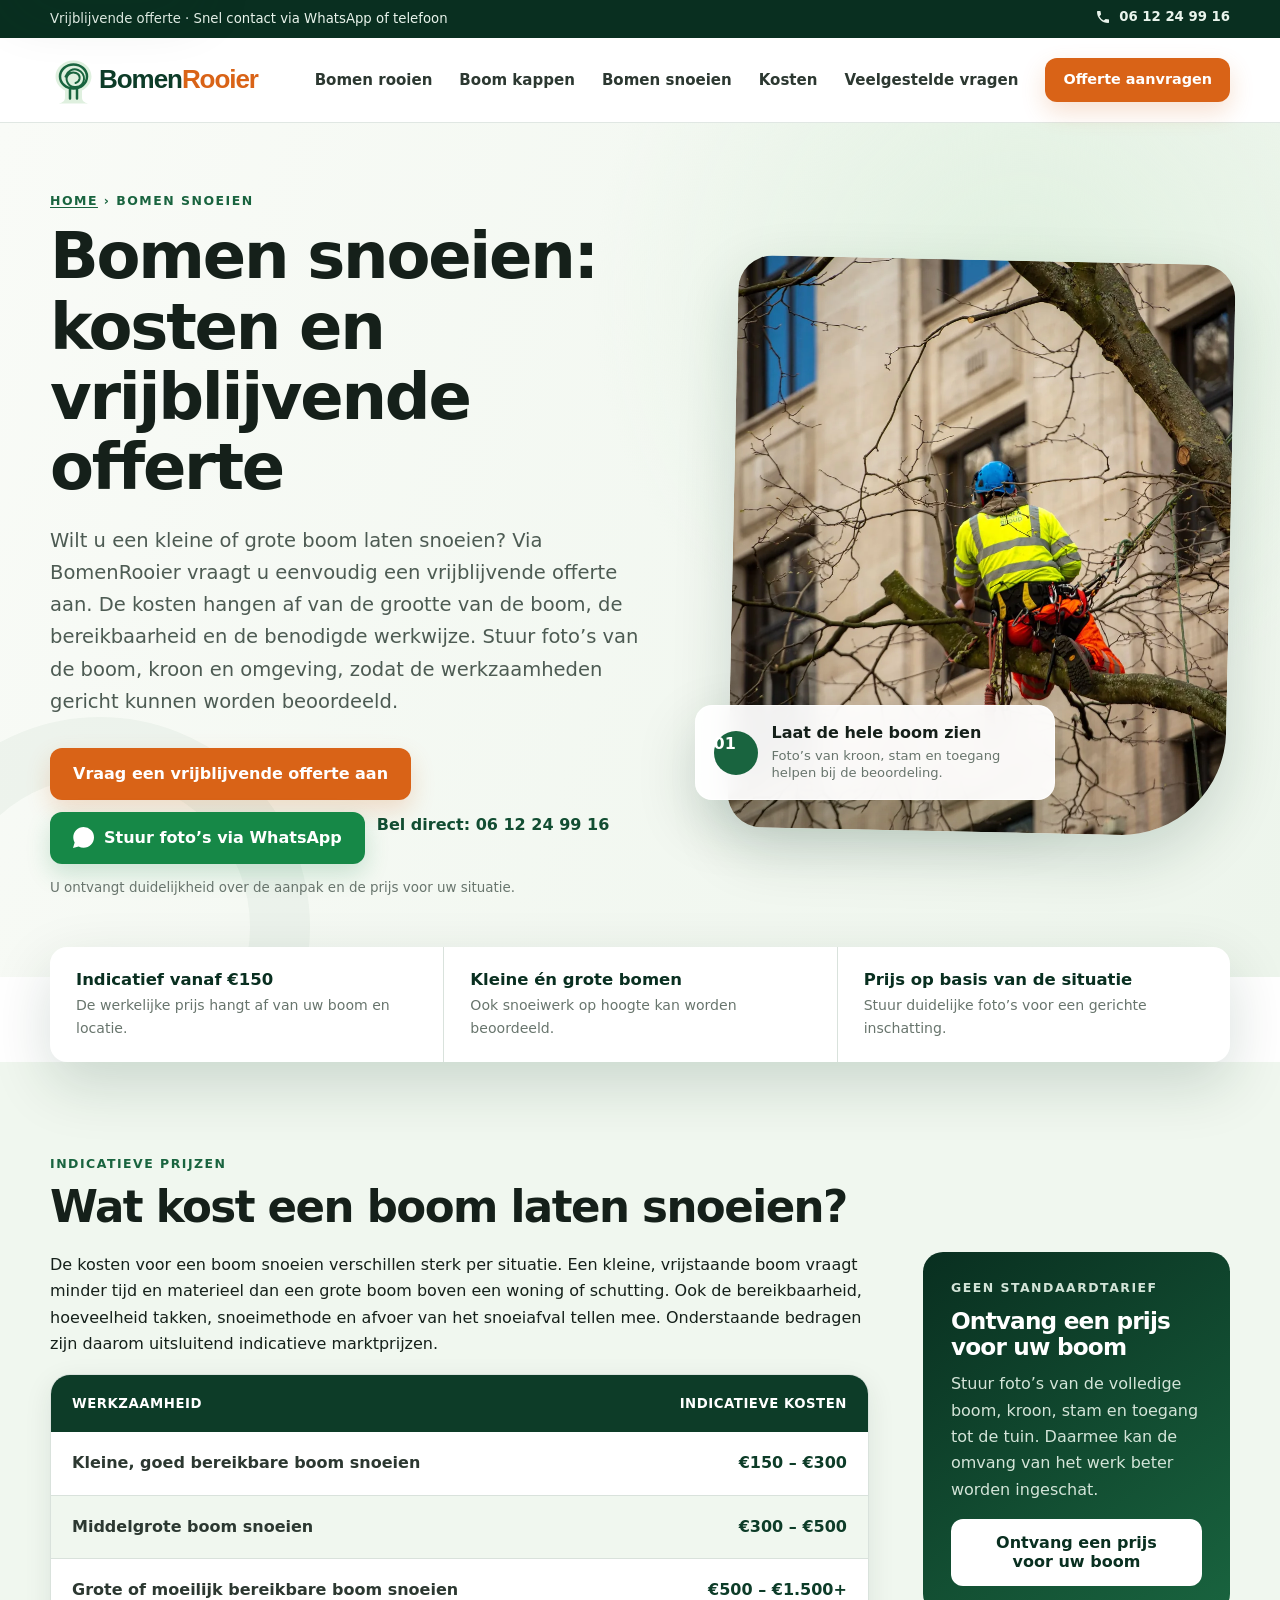
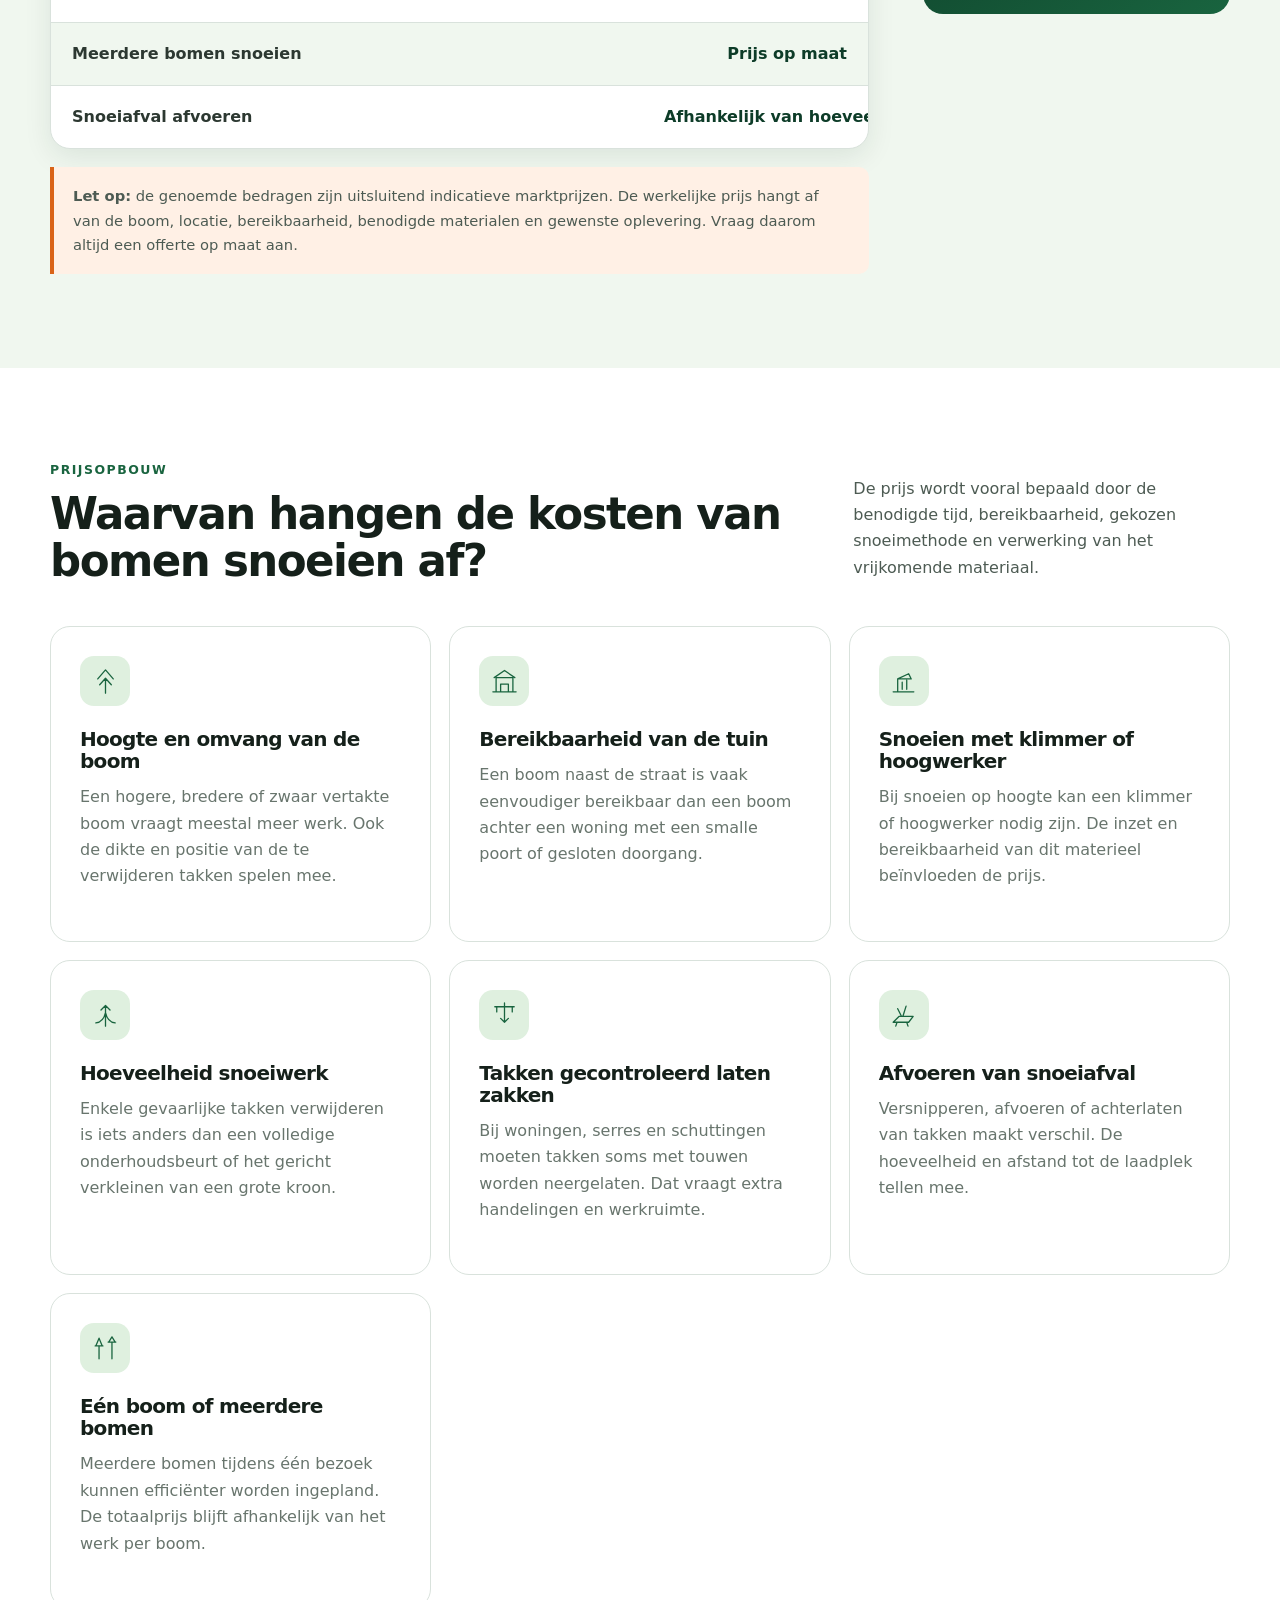
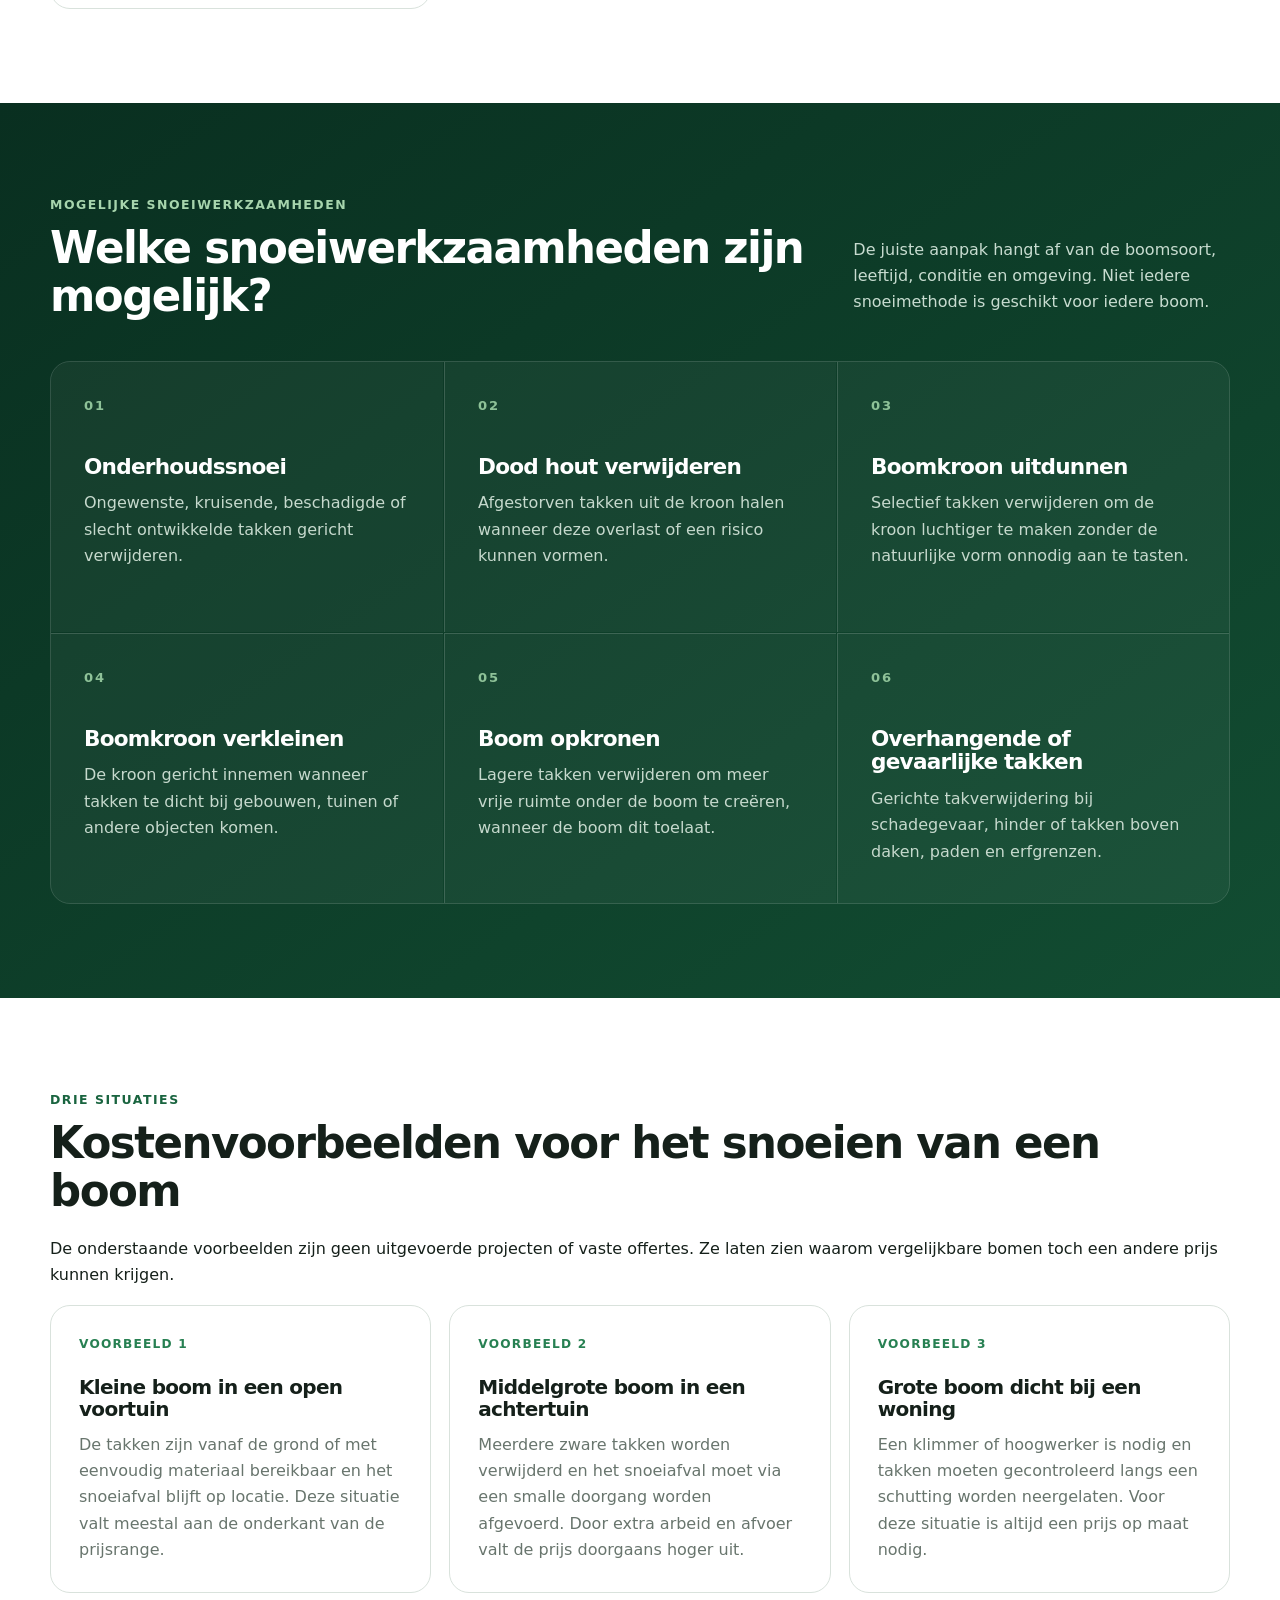
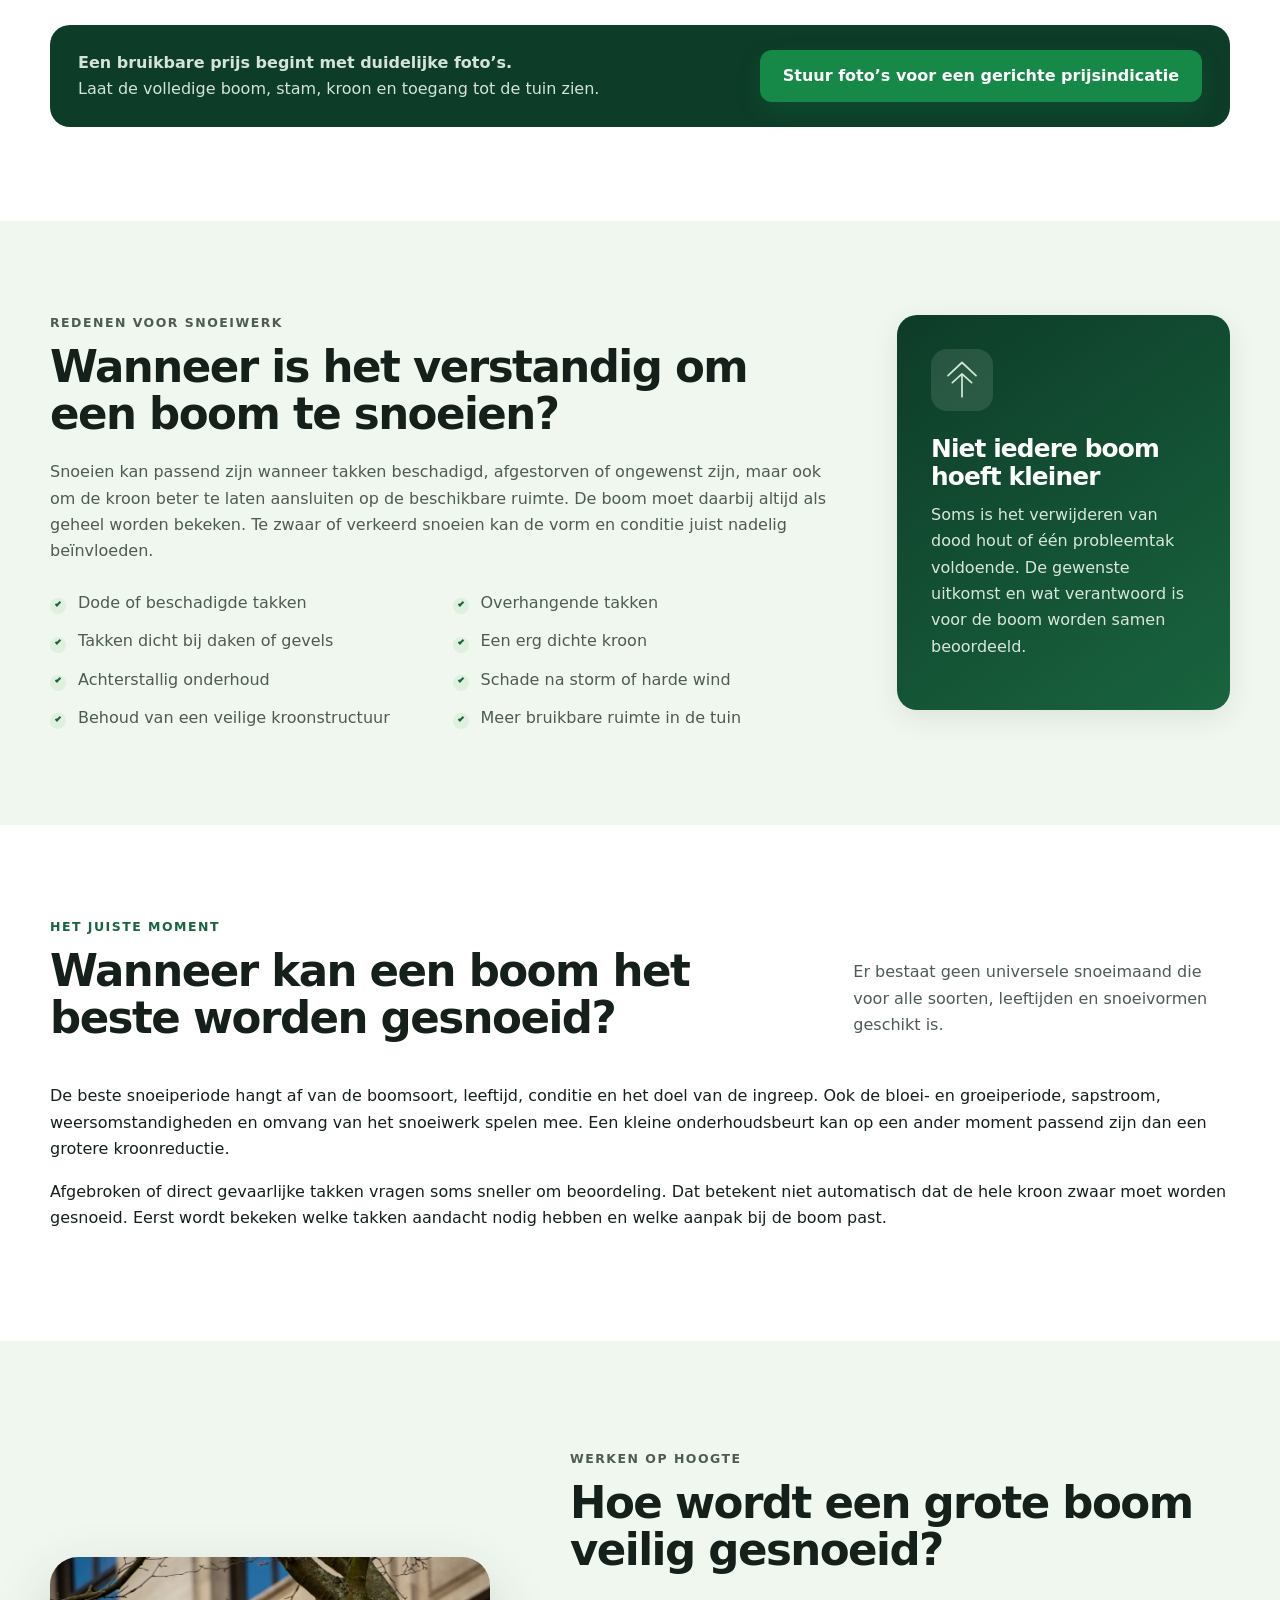
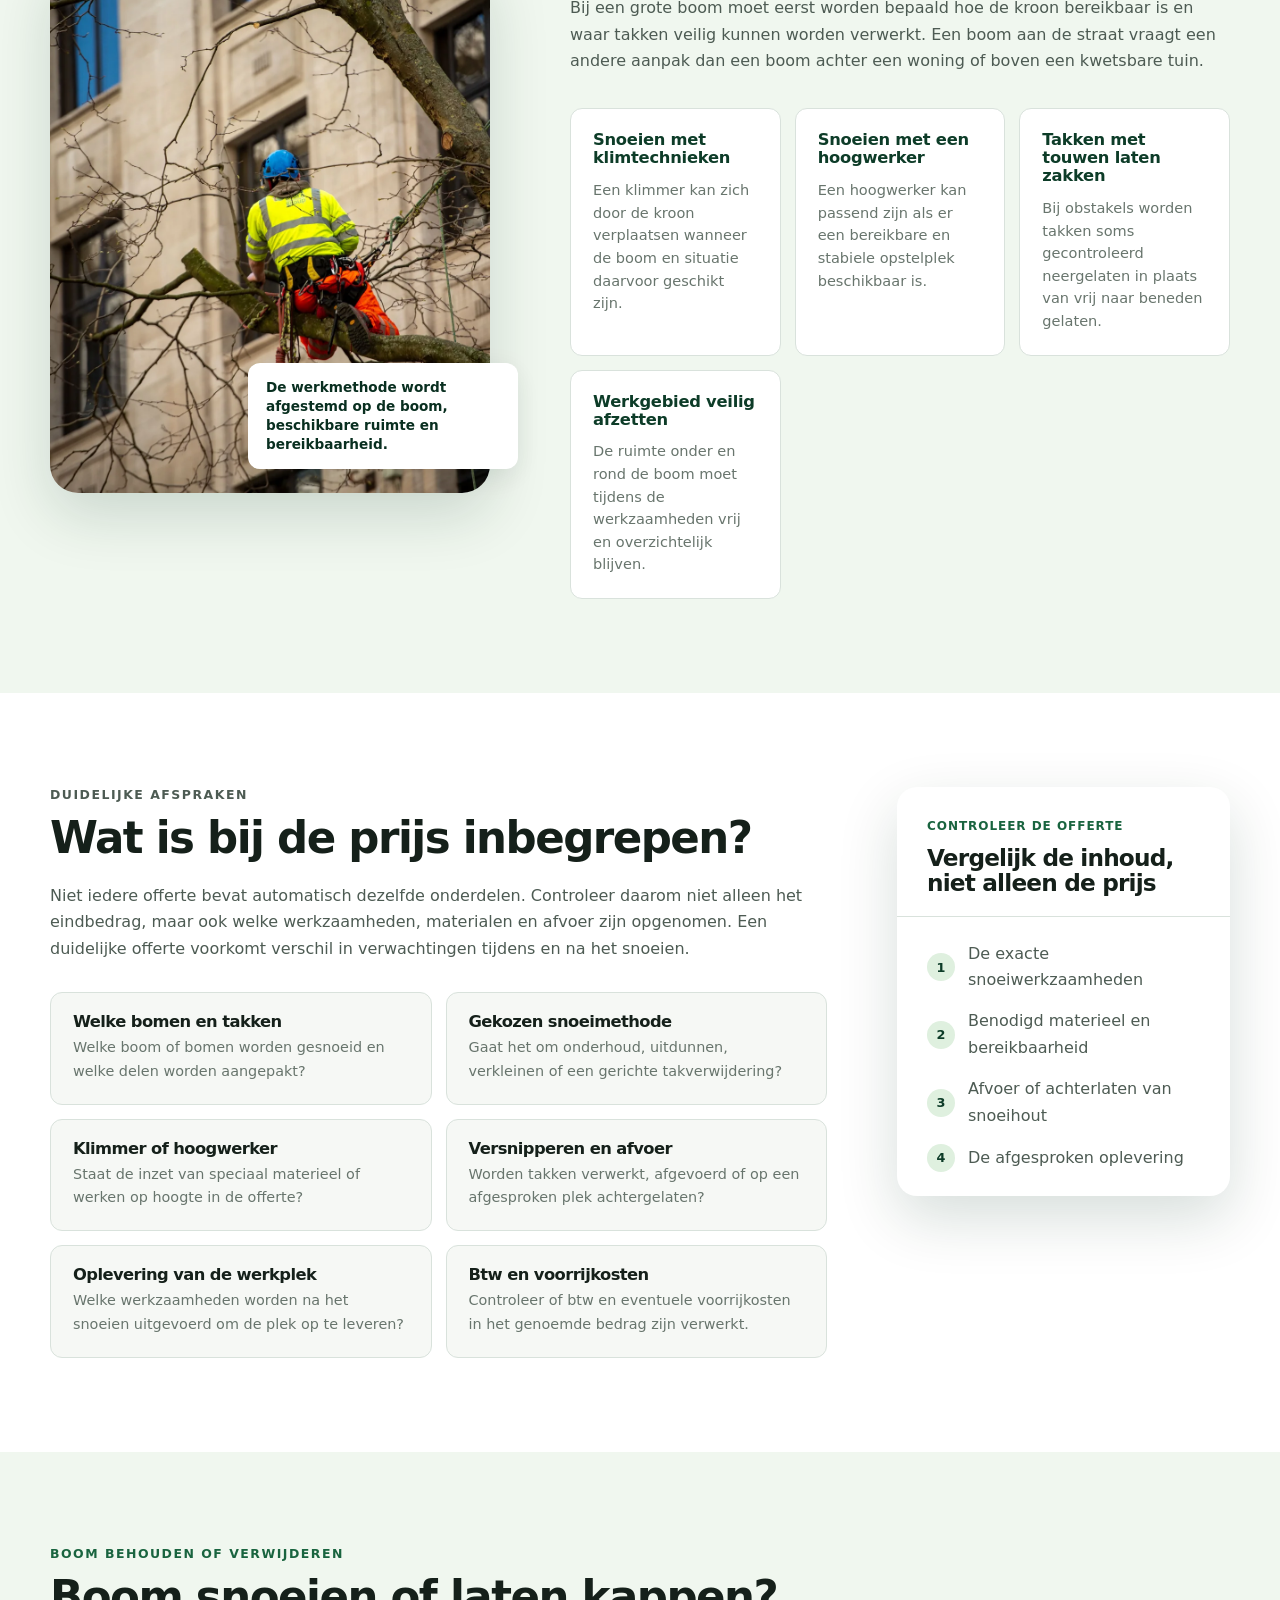
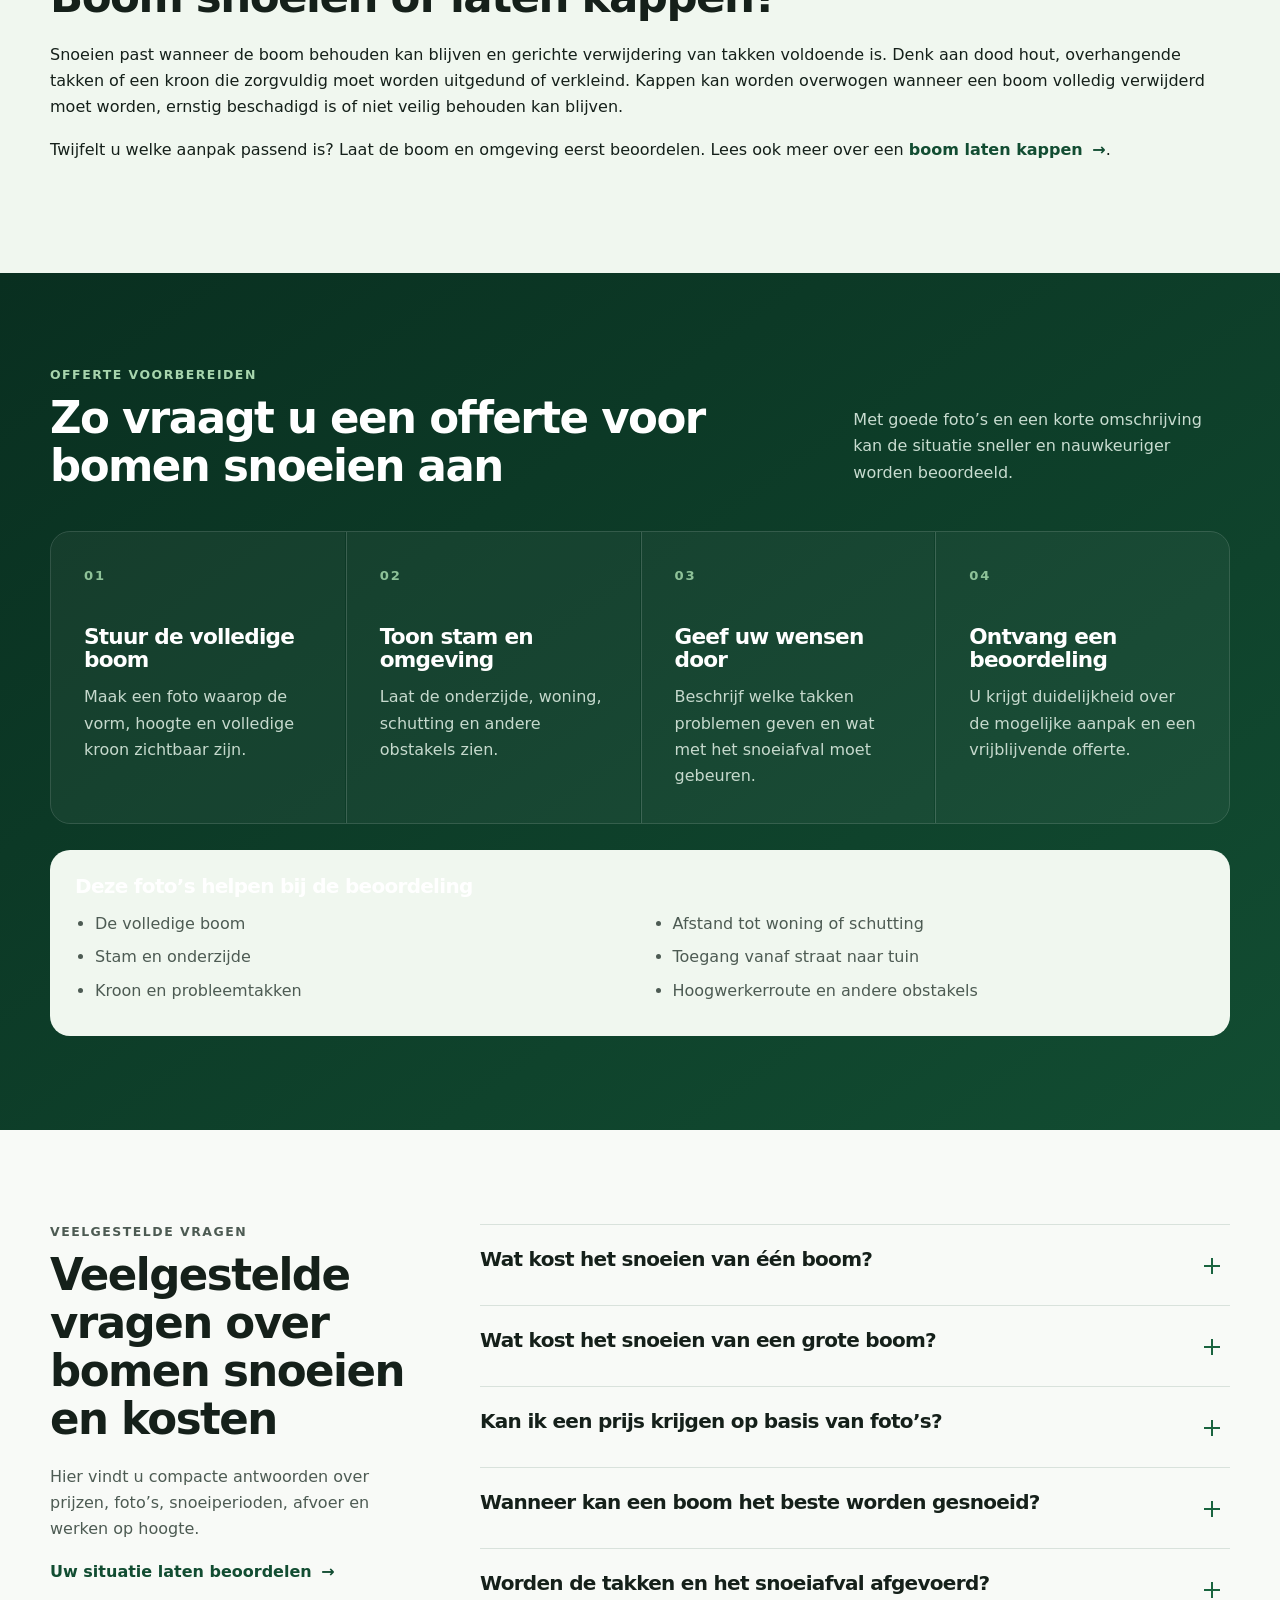
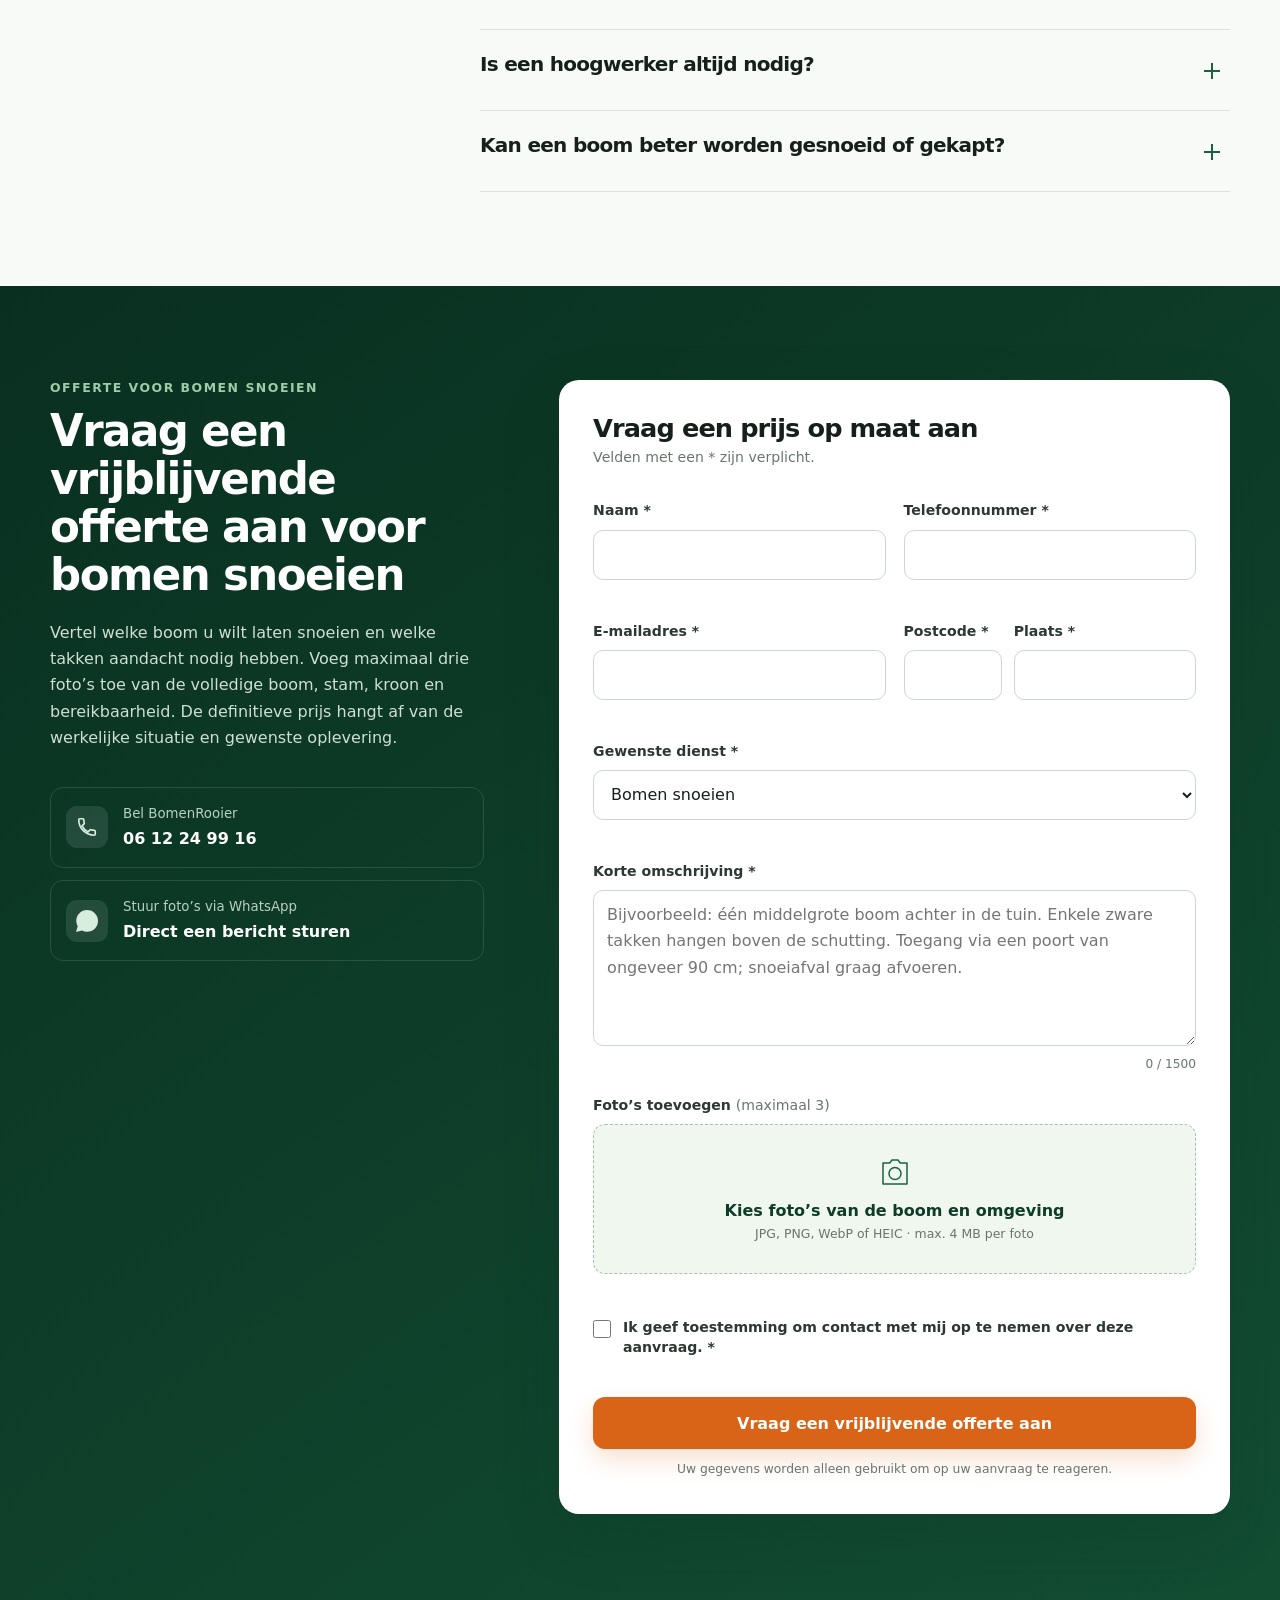
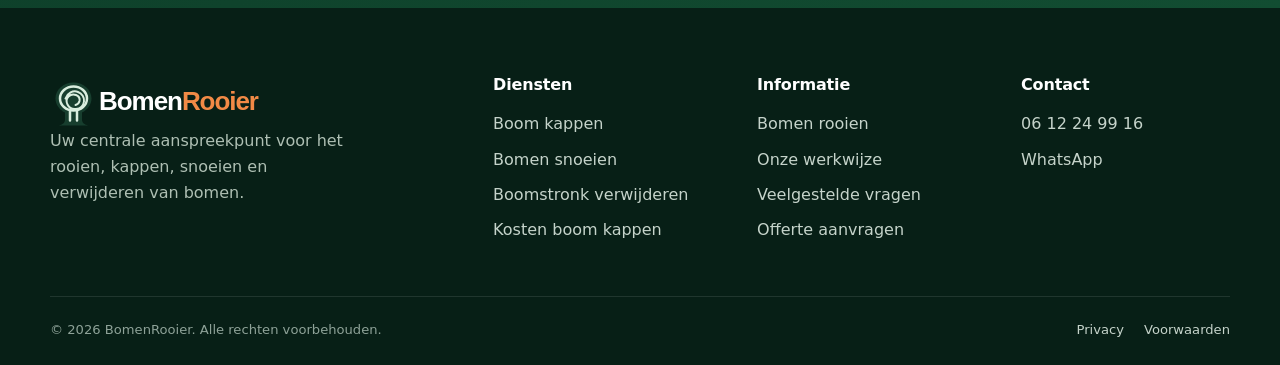
<file: bomen-snoeien/index.html>
<!doctype html>
<html lang="nl">
<head>
  <meta charset="utf-8">
  <meta name="viewport" content="width=device-width, initial-scale=1, viewport-fit=cover">
  <title>Bomen snoeien: kosten, prijzen &amp; offerte | BomenRooier</title>
  <meta name="description" content="Bomen laten snoeien? Bekijk indicatieve kosten voor kleine, middelgrote en grote bomen en vraag eenvoudig een vrijblijvende offerte aan.">
  <meta name="robots" content="index, follow">
  <link rel="canonical" href="https://bomenrooier.nl/bomen-snoeien/">
  <meta name="theme-color" content="#124d32">

  <meta property="og:type" content="website">
  <meta property="og:locale" content="nl_NL">
  <meta property="og:site_name" content="BomenRooier">
  <meta property="og:title" content="Bomen snoeien: kosten, prijzen &amp; offerte | BomenRooier">
  <meta property="og:description" content="Bekijk indicatieve kosten voor het snoeien van kleine, middelgrote en grote bomen en vraag een vrijblijvende offerte aan.">
  <meta property="og:url" content="https://bomenrooier.nl/bomen-snoeien/">
  <meta property="og:image" content="https://bomenrooier.nl/assets/images/bomenrooier-open-graph.webp">
  <meta property="og:image:width" content="1200">
  <meta property="og:image:height" content="630">
  <meta property="og:image:alt" content="BomenRooier voor het snoeien en onderhouden van bomen">
  <meta name="twitter:card" content="summary_large_image">

  <link rel="icon" href="../favicon.svg" type="image/svg+xml">
  <link rel="apple-touch-icon" href="../assets/icons/apple-touch-icon.png">
  <link rel="manifest" href="../site.webmanifest">
  <link rel="preload" href="../assets/images/boomverzorger-klimwerk.webp" as="image" type="image/webp" fetchpriority="high">
  <link rel="stylesheet" href="../assets/css/styles.css">

  <style>
    .summary-strip { position: relative; z-index: 4; margin-top: -30px; }
    .summary-strip__grid { display: grid; grid-template-columns: repeat(3, 1fr); border-radius: 17px; background: var(--white); box-shadow: var(--shadow-md); overflow: hidden; }
    .summary-strip__item { min-height: 104px; padding: 22px 26px; display: flex; flex-direction: column; justify-content: center; }
    .summary-strip__item + .summary-strip__item { border-left: 1px solid var(--line); }
    .summary-strip__item strong { color: var(--green-950); font-size: 1.03rem; line-height: 1.3; }
    .summary-strip__item span { margin-top: 3px; color: var(--ink-500); font-size: .88rem; }
    .price-layout { display: grid; grid-template-columns: minmax(0, 1.2fr) minmax(280px, .45fr); gap: 54px; align-items: start; }
    .price-table-wrap { border: 1px solid var(--line); border-radius: var(--radius-md); background: var(--white); box-shadow: var(--shadow-sm); overflow: hidden; }
    .price-table { width: 100%; border-collapse: collapse; }
    .price-table thead tr, .price-table tbody tr { display: grid; grid-template-columns: minmax(0, 1fr) minmax(190px, .38fr); }
    .price-table th, .price-table td { padding: 18px 21px; text-align: left; vertical-align: top; }
    .price-table th { color: var(--white); background: var(--green-900); font-size: .83rem; letter-spacing: .04em; text-transform: uppercase; }
    .price-table th:last-child, .price-table td:last-child { text-align: right; }
    .price-table tbody tr + tr { border-top: 1px solid var(--line); }
    .price-table tbody tr:nth-child(even) { background: var(--green-50); }
    .price-table td:first-child { color: var(--ink-800); font-weight: 700; }
    .price-table td:last-child { color: var(--green-900); font-weight: 900; white-space: nowrap; }
    .price-note { margin: 18px 0 0; padding: 17px 19px; border-left: 4px solid var(--orange-600); border-radius: 0 10px 10px 0; color: var(--ink-650); background: var(--orange-100); font-size: .92rem; }
    .price-side { padding: 28px; border-radius: var(--radius-md); color: var(--white); background: linear-gradient(145deg, var(--green-950), var(--green-700)); }
    .price-side h3 { font-size: 1.45rem; }
    .price-side p { color: #d3e4d8; }
    .price-side .button { width: 100%; }
    .content-list { margin: 25px 0 0; padding: 0; display: grid; grid-template-columns: repeat(2, minmax(0, 1fr)); gap: 12px 28px; list-style: none; }
    .content-list li { position: relative; padding-left: 28px; color: var(--ink-650); }
    .content-list li::before { content: ""; position: absolute; left: 0; top: .52em; width: 16px; height: 16px; border-radius: 50%; background: var(--green-100); }
    .content-list li::after { content: ""; position: absolute; left: 5px; top: .74em; width: 6px; height: 3px; border-left: 2px solid var(--green-700); border-bottom: 2px solid var(--green-700); transform: rotate(-45deg); }
    .example-grid { display: grid; grid-template-columns: repeat(3, 1fr); gap: 18px; }
    .example-card { padding: 28px; border: 1px solid var(--line); border-radius: var(--radius-md); background: var(--surface); }
    .example-card span { display: block; margin-bottom: 22px; color: var(--green-600); font-size: .76rem; font-weight: 900; letter-spacing: .1em; text-transform: uppercase; }
    .example-card h3 { font-size: 1.25rem; }
    .example-card p { margin: 0; color: var(--ink-500); }
    .compact-cta { margin-top: 32px; display: flex; align-items: center; justify-content: space-between; gap: 25px; padding: 25px 28px; border-radius: var(--radius-md); color: var(--white); background: var(--green-900); }
    .compact-cta p { margin: 0; max-width: 650px; color: #d4e4d9; }
    .compact-cta .button { flex: 0 0 auto; }
    .included-grid { display: grid; grid-template-columns: repeat(2, minmax(0, 1fr)); gap: 14px; margin-top: 30px; }
    .included-grid article { padding: 20px 22px; border: 1px solid var(--line); border-radius: var(--radius-sm); background: var(--surface-soft); }
    .included-grid h3 { margin-bottom: 5px; font-size: 1.02rem; }
    .included-grid p { margin: 0; color: var(--ink-500); font-size: .9rem; }
    .photo-guide { margin: 26px 0 0; padding: 25px; border-radius: var(--radius-md); background: var(--green-50); }
    .photo-guide h3 { margin-bottom: 14px; }
    .photo-guide ul { margin: 0; padding-left: 20px; columns: 2; column-gap: 45px; color: var(--ink-650); }
    .photo-guide li { break-inside: avoid; margin-bottom: 7px; }
    .process-grid--services { grid-template-columns: repeat(3, 1fr); }
    .process-grid--services li:nth-child(n+4) { border-top: 1px solid var(--line-dark); }
    .process-grid--services li:nth-child(4) { border-left: 0; }
    .process-grid--four { grid-template-columns: repeat(4, 1fr); }
    @media (max-width: 900px) {
      .summary-strip__grid, .price-layout, .example-grid, .process-grid--services, .process-grid--four { grid-template-columns: 1fr; }
      .process-grid--services li:nth-child(n+4), .process-grid--services li:nth-child(4) { border-left: 0; }
      .process-grid--services li + li { border-top: 1px solid var(--line-dark); }
      .summary-strip__item + .summary-strip__item { border-left: 0; border-top: 1px solid var(--line); }
      .price-side { margin-top: 0; }
      .compact-cta { align-items: flex-start; flex-direction: column; }
    }
    @media (max-width: 680px) {
      .summary-strip { margin-top: -18px; }
      .price-table thead { position: absolute; width: 1px; height: 1px; padding: 0; margin: -1px; overflow: hidden; clip: rect(0, 0, 0, 0); white-space: nowrap; border: 0; }
      .price-table tbody { display: block; }
      .price-table tbody tr { display: grid; grid-template-columns: 1fr; padding: 17px 18px; }
      .price-table tbody tr + tr { border-top: 1px solid var(--line); }
      .price-table td { padding: 0; }
      .price-table td:last-child { margin-top: 6px; text-align: left; white-space: normal; }
      .content-list, .included-grid { grid-template-columns: 1fr; }
      .photo-guide ul { columns: 1; }
    }
  </style>

  <!-- Google Tag Manager: plaats de officiële GTM <script>-code hier. -->
  <script type="application/ld+json">
{
  "@context": "https://schema.org",
  "@graph": [
    {
      "@type": "WebSite",
      "@id": "https://bomenrooier.nl/#website",
      "url": "https://bomenrooier.nl/",
      "name": "BomenRooier",
      "inLanguage": "nl-NL",
      "publisher": {
        "@id": "https://bomenrooier.nl/#organization"
      }
    },
    {
      "@type": "Organization",
      "@id": "https://bomenrooier.nl/#organization",
      "name": "BomenRooier",
      "url": "https://bomenrooier.nl/",
      "logo": "https://bomenrooier.nl/assets/icons/logo-bomenrooier.svg",
      "telephone": "+31612249916",
      "contactPoint": {
        "@type": "ContactPoint",
        "telephone": "+31612249916",
        "contactType": "customer service",
        "availableLanguage": "Dutch"
      }
    },
    {
      "@type": "WebPage",
      "@id": "https://bomenrooier.nl/bomen-snoeien/#webpage",
      "url": "https://bomenrooier.nl/bomen-snoeien/",
      "name": "Bomen snoeien: kosten, prijzen & offerte | BomenRooier",
      "description": "Bomen laten snoeien? Bekijk indicatieve kosten voor kleine, middelgrote en grote bomen en vraag eenvoudig een vrijblijvende offerte aan.",
      "isPartOf": {
        "@id": "https://bomenrooier.nl/#website"
      },
      "about": {
        "@id": "https://bomenrooier.nl/bomen-snoeien/#service"
      },
      "breadcrumb": {
        "@id": "https://bomenrooier.nl/bomen-snoeien/#breadcrumb"
      },
      "primaryImageOfPage": {
        "@id": "https://bomenrooier.nl/bomen-snoeien/#primaryimage"
      },
      "inLanguage": "nl-NL"
    },
    {
      "@type": "ImageObject",
      "@id": "https://bomenrooier.nl/bomen-snoeien/#primaryimage",
      "url": "https://bomenrooier.nl/assets/images/boomverzorger-klimwerk.webp",
      "contentUrl": "https://bomenrooier.nl/assets/images/boomverzorger-klimwerk.webp",
      "width": 986,
      "height": 1200,
      "caption": "Boomverzorger die op hoogte snoeiwerk uitvoert"
    },
    {
      "@type": "BreadcrumbList",
      "@id": "https://bomenrooier.nl/bomen-snoeien/#breadcrumb",
      "itemListElement": [
        {
          "@type": "ListItem",
          "position": 1,
          "name": "Home",
          "item": "https://bomenrooier.nl/"
        },
        {
          "@type": "ListItem",
          "position": 2,
          "name": "Bomen snoeien",
          "item": "https://bomenrooier.nl/bomen-snoeien/"
        }
      ]
    },
    {
      "@type": "Service",
      "@id": "https://bomenrooier.nl/bomen-snoeien/#service",
      "name": "Bomen snoeien",
      "serviceType": "Bomen en grote bomen laten snoeien",
      "url": "https://bomenrooier.nl/bomen-snoeien/",
      "description": "Offerte aanvragen voor onderhoudssnoei, dood hout verwijderen, kroon uitdunnen, kroon verkleinen, opkronen en het verwijderen van gevaarlijke of overhangende takken.",
      "provider": {
        "@id": "https://bomenrooier.nl/#organization"
      },
      "offers": {
        "@type": "Offer",
        "url": "https://bomenrooier.nl/bomen-snoeien/#offerte",
        "description": "Vrijblijvende offerte op basis van de boom en bereikbaarheid"
      }
    },
    {
      "@type": "FAQPage",
      "@id": "https://bomenrooier.nl/bomen-snoeien/#faq-schema",
      "mainEntity": [
        {
          "@type": "Question",
          "name": "Wat kost het snoeien van één boom?",
          "acceptedAnswer": {
            "@type": "Answer",
            "text": "Voor het snoeien van één boom wordt vaak gerekend met ongeveer €150 tot €500, afhankelijk van de grootte, hoeveelheid snoeiwerk en bereikbaarheid. Een kleine boom in een open voortuin valt meestal lager uit dan een middelgrote boom in een achtertuin. Voor een betrouwbare prijs zijn foto’s van de volledige boom, de stam, de kroon en de toegang tot de tuin nodig."
          }
        },
        {
          "@type": "Question",
          "name": "Wat kost het snoeien van een grote boom?",
          "acceptedAnswer": {
            "@type": "Answer",
            "text": "Voor een grote of moeilijk bereikbare boom ligt een indicatieve marktprijs vaak tussen €500 en €1.500 of hoger. De uiteindelijke prijs hangt onder meer af van de kroon, zware takken, obstakels, inzet van een klimmer of hoogwerker en de afvoer van snoeiafval. Grote bomen worden daarom altijd op basis van de werkelijke situatie beoordeeld."
          }
        },
        {
          "@type": "Question",
          "name": "Kan ik een prijs krijgen op basis van foto’s?",
          "acceptedAnswer": {
            "@type": "Answer",
            "text": "Ja. Duidelijke foto’s maken een eerste beoordeling veel gerichter. Fotografeer de volledige boom, de stamvoet, de kroon, de afstand tot woning en schutting en de route vanaf de straat. Vermeld ook welke takken overlast geven en of het snoeihout moet worden afgevoerd. Soms is daarna nog aanvullende informatie of beoordeling op locatie nodig."
          }
        },
        {
          "@type": "Question",
          "name": "Wanneer kan een boom het beste worden gesnoeid?",
          "acceptedAnswer": {
            "@type": "Answer",
            "text": "Dat verschilt per boomsoort, leeftijd, conditie en snoeidoel. Sommige bomen kunnen in meerdere perioden worden gesnoeid, terwijl andere soorten gevoelig zijn voor snoei tijdens een sterke sapstroom of rond de bloei. Ook het weer en de omvang van de ingreep tellen mee. Afgebroken of direct gevaarlijke takken kunnen eerder beoordeling nodig hebben."
          }
        },
        {
          "@type": "Question",
          "name": "Worden de takken en het snoeiafval afgevoerd?",
          "acceptedAnswer": {
            "@type": "Answer",
            "text": "Dat kan onderdeel van de offerte zijn, maar is niet automatisch bij iedere prijs inbegrepen. Spreek vooraf af of takken worden versnipperd, afgevoerd of op locatie blijven en of bruikbaar stamhout apart wordt gelegd. De hoeveelheid materiaal en de afstand tot de laadplek kunnen invloed hebben op de totale kosten."
          }
        },
        {
          "@type": "Question",
          "name": "Is een hoogwerker altijd nodig?",
          "acceptedAnswer": {
            "@type": "Answer",
            "text": "Nee. Een hoogwerker is niet voor iedere boom noodzakelijk. Afhankelijk van de boom, standplaats en bereikbaarheid kan vanaf de grond, met klimtechnieken of met een hoogwerker worden gewerkt. Een hoogwerker vraagt een geschikte opstelplek en voldoende toegang. Welke methode passend is, wordt vooraf op basis van de situatie bepaald."
          }
        },
        {
          "@type": "Question",
          "name": "Kan een boom beter worden gesnoeid of gekapt?",
          "acceptedAnswer": {
            "@type": "Answer",
            "text": "Snoeien past wanneer de boom behouden kan blijven en gerichte verwijdering van takken voldoende is. Kappen kan worden overwogen wanneer de boom volledig weg moet, ernstig beschadigd is of niet veilig behouden kan blijven. De conditie, boomsoort, omgeving en gewenste uitkomst bepalen welke aanpak logisch is."
          }
        }
      ]
    }
  ]
}
  </script>
</head>
<body>
  <!-- Google Tag Manager (noscript): plaats de officiële iframe-code direct na <body>. -->
  <a class="skip-link" href="#main-content">Ga naar de inhoud</a>

  <header class="site-header" id="site-header">
    <div class="header-top">
      <div class="container header-top__inner">
        <p>Vrijblijvende offerte · Snel contact via WhatsApp of telefoon</p>
        <div class="header-top__links">
          <a id="header-phone-link" class="tracked-contact" href="tel:+31612249916" data-action="phone_click" data-location="header" data-service="bomen-snoeien" aria-label="Bel BomenRooier op 06 12 24 99 16">
            <svg aria-hidden="true" viewBox="0 0 24 24"><path d="M6.6 10.8a15.5 15.5 0 0 0 6.6 6.6l2.2-2.2a1 1 0 0 1 1-.24c1.1.37 2.3.56 3.6.56a1 1 0 0 1 1 1V20a1 1 0 0 1-1 1C10.6 21 3 13.4 3 4a1 1 0 0 1 1-1h3.5a1 1 0 0 1 1 1c0 1.25.2 2.46.57 3.58a1 1 0 0 1-.25 1.02L6.6 10.8Z"/></svg>
            06 12 24 99 16
          </a>
        </div>
      </div>
    </div>

    <div class="container nav-wrap">
      <a class="brand" href="../" aria-label="BomenRooier homepage">
        <img src="../assets/icons/logo-bomenrooier.svg" width="210" height="52" alt="BomenRooier">
      </a>

      <button class="nav-toggle" id="nav-toggle" type="button" aria-expanded="false" aria-controls="primary-navigation" aria-label="Menu openen">
        <span></span><span></span><span></span>
      </button>

      <nav class="primary-nav" id="primary-navigation" aria-label="Hoofdnavigatie">
        <a href="../#bomen-rooien">Bomen rooien</a>
        <a href="../boom-kappen/" data-action="internal_link_click" data-location="header" data-service="boom-kappen">Boom kappen</a>
        <a href="./" aria-current="page">Bomen snoeien</a>
        <a href="../boom-kappen-kosten/" data-action="internal_link_click" data-location="header" data-service="boom-kappen-kosten">Kosten</a>
        <a href="#faq">Veelgestelde vragen</a>
        <a id="nav-offer-link" class="button button--small button--primary" href="#offerte" data-action="internal_link_click" data-location="header" data-service="bomen-snoeien">Offerte aanvragen</a>
      </nav>
    </div>
  </header>

  <main id="main-content">
    <section class="hero" aria-labelledby="hero-title">
      <div class="container hero__grid">
        <div class="hero__content">
          <nav aria-label="Broodkruimel">
            <p class="eyebrow"><a href="../" data-action="internal_link_click" data-location="hero">Home</a> › Bomen snoeien</p>
          </nav>
          <h1 id="hero-title">Bomen snoeien: kosten en vrijblijvende offerte</h1>
          <p class="hero__intro">Wilt u een kleine of grote boom laten snoeien? Via BomenRooier vraagt u eenvoudig een vrijblijvende offerte aan. De kosten hangen af van de grootte van de boom, de bereikbaarheid en de benodigde werkwijze. Stuur foto’s van de boom, kroon en omgeving, zodat de werkzaamheden gericht kunnen worden beoordeeld.</p>

          <div class="hero__actions">
            <a id="hero-offer" class="button button--primary" href="#offerte" data-action="internal_link_click" data-location="hero" data-service="bomen-snoeien">Vraag een vrijblijvende offerte aan</a>
            <a id="hero-whatsapp" class="button button--whatsapp tracked-contact" href="https://wa.me/31612249916?text=Hallo%20BomenRooier%2C%20ik%20wil%20graag%20een%20offerte%20voor%20het%20snoeien%20van%20een%20boom.%20Ik%20stuur%20hierbij%20foto%27s." data-action="whatsapp_click" data-location="hero" data-service="bomen-snoeien" target="_blank" rel="noopener">
              <svg aria-hidden="true" viewBox="0 0 24 24"><path d="M20.5 3.5A11.8 11.8 0 0 0 12.1 0C5.6 0 .3 5.3.3 11.8c0 2.1.6 4.1 1.6 5.9L0 24l6.5-1.7a11.8 11.8 0 0 0 5.6 1.4h.1C18.7 23.7 24 18.4 24 11.9c0-3.2-1.2-6.2-3.5-8.4Z"/></svg>
              Stuur foto’s via WhatsApp
            </a>
            <a id="hero-phone" class="plain-phone tracked-contact" href="tel:+31612249916" data-action="phone_click" data-location="hero" data-service="bomen-snoeien">Bel direct: 06 12 24 99 16</a>
          </div>
          <p class="hero__microcopy">U ontvangt duidelijkheid over de aanpak en de prijs voor uw situatie.</p>
        </div>

        <div class="hero__visual">
          <figure class="hero__image-wrap">
            <img src="../assets/images/boomverzorger-klimwerk.webp" width="986" height="1200" alt="Boomverzorger die op hoogte een grote boom snoeit" fetchpriority="high" decoding="async">
          </figure>
          <div class="hero-card" aria-label="Offerte op basis van foto’s">
            <span class="hero-card__number">01</span>
            <div><strong>Laat de hele boom zien</strong><span>Foto’s van kroon, stam en toegang helpen bij de beoordeling.</span></div>
          </div>
        </div>
      </div>
    </section>

    <div class="summary-strip" aria-label="Samenvatting bomen snoeien">
      <div class="container summary-strip__grid">
        <div class="summary-strip__item"><strong>Indicatief vanaf €150</strong><span>De werkelijke prijs hangt af van uw boom en locatie.</span></div>
        <div class="summary-strip__item"><strong>Kleine én grote bomen</strong><span>Ook snoeiwerk op hoogte kan worden beoordeeld.</span></div>
        <div class="summary-strip__item"><strong>Prijs op basis van de situatie</strong><span>Stuur duidelijke foto’s voor een gerichte inschatting.</span></div>
      </div>
    </div>

    <section class="section section--tint" id="kosten" aria-labelledby="kosten-title">
      <div class="container">
        <p class="eyebrow">Indicatieve prijzen</p>
        <h2 id="kosten-title">Wat kost een boom laten snoeien?</h2>
        <div class="price-layout">
          <div>
            <p>De kosten voor een boom snoeien verschillen sterk per situatie. Een kleine, vrijstaande boom vraagt minder tijd en materieel dan een grote boom boven een woning of schutting. Ook de bereikbaarheid, hoeveelheid takken, snoeimethode en afvoer van het snoeiafval tellen mee. Onderstaande bedragen zijn daarom uitsluitend indicatieve marktprijzen.</p>

            <div class="price-table-wrap">
              <table class="price-table" aria-describedby="price-disclaimer">
                <thead>
                  <tr><th scope="col">Werkzaamheid</th><th scope="col">Indicatieve kosten</th></tr>
                </thead>
                <tbody>
                  <tr><td>Kleine, goed bereikbare boom snoeien</td><td>€150 – €300</td></tr>
                  <tr><td>Middelgrote boom snoeien</td><td>€300 – €500</td></tr>
                  <tr><td>Grote of moeilijk bereikbare boom snoeien</td><td>€500 – €1.500+</td></tr>
                  <tr><td>Meerdere bomen snoeien</td><td>Prijs op maat</td></tr>
                  <tr><td>Snoeiafval afvoeren</td><td>Afhankelijk van hoeveelheid</td></tr>
                </tbody>
              </table>
            </div>
            <p class="price-note" id="price-disclaimer"><strong>Let op:</strong> de genoemde bedragen zijn uitsluitend indicatieve marktprijzen. De werkelijke prijs hangt af van de boom, locatie, bereikbaarheid, benodigde materialen en gewenste oplevering. Vraag daarom altijd een offerte op maat aan.</p>
          </div>

          <aside class="price-side" aria-label="Prijs voor uw boom aanvragen">
            <p class="eyebrow">Geen standaardtarief</p>
            <h3>Ontvang een prijs voor uw boom</h3>
            <p>Stuur foto’s van de volledige boom, kroon, stam en toegang tot de tuin. Daarmee kan de omvang van het werk beter worden ingeschat.</p>
            <a id="costs-offer" class="button button--light" href="#offerte" data-action="internal_link_click" data-location="costs" data-service="bomen-snoeien">Ontvang een prijs voor uw boom</a>
          </aside>
        </div>
      </div>
    </section>

    <section class="section" aria-labelledby="factoren-title">
      <div class="container">
        <div class="section-heading">
          <div>
            <p class="eyebrow">Prijsopbouw</p>
            <h2 id="factoren-title">Waarvan hangen de kosten van bomen snoeien af?</h2>
          </div>
          <p>De prijs wordt vooral bepaald door de benodigde tijd, bereikbaarheid, gekozen snoeimethode en verwerking van het vrijkomende materiaal.</p>
        </div>

        <div class="cards-grid">
          <article class="service-card">
            <div class="service-card__icon"><svg aria-hidden="true" viewBox="0 0 48 48"><path d="M24 42V19M15 29l9-10 9 10M12 20 24 6l12 14"/></svg></div>
            <h3>Hoogte en omvang van de boom</h3>
            <p>Een hogere, bredere of zwaar vertakte boom vraagt meestal meer werk. Ook de dikte en positie van de te verwijderen takken spelen mee.</p>
          </article>
          <article class="service-card">
            <div class="service-card__icon"><svg aria-hidden="true" viewBox="0 0 48 48"><path d="M6 40h36M11 40V18h26v22M18 40V28h12v12M8 18l16-11 16 11"/></svg></div>
            <h3>Bereikbaarheid van de tuin</h3>
            <p>Een boom naast de straat is vaak eenvoudiger bereikbaar dan een boom achter een woning met een smalle poort of gesloten doorgang.</p>
          </article>
          <article class="service-card">
            <div class="service-card__icon"><svg aria-hidden="true" viewBox="0 0 48 48"><path d="M8 40h32M15 40V20l17-8 4 8H15Zm7-4V25m7 11V22"/></svg></div>
            <h3>Snoeien met klimmer of hoogwerker</h3>
            <p>Bij snoeien op hoogte kan een klimmer of hoogwerker nodig zijn. De inzet en bereikbaarheid van dit materieel beïnvloeden de prijs.</p>
          </article>
          <article class="service-card">
            <div class="service-card__icon"><svg aria-hidden="true" viewBox="0 0 48 48"><path d="M9 37c9-1 13-7 15-16 2 9 6 15 15 16M24 42V11M17 17l7-7 7 7"/></svg></div>
            <h3>Hoeveelheid snoeiwerk</h3>
            <p>Enkele gevaarlijke takken verwijderen is iets anders dan een volledige onderhoudsbeurt of het gericht verkleinen van een grote kroon.</p>
          </article>
          <article class="service-card">
            <div class="service-card__icon"><svg aria-hidden="true" viewBox="0 0 48 48"><path d="M24 6v30M18 30l6 6 6-6M9 12h30M12 12v8M36 12v8"/></svg></div>
            <h3>Takken gecontroleerd laten zakken</h3>
            <p>Bij woningen, serres en schuttingen moeten takken soms met touwen worden neergelaten. Dat vraagt extra handelingen en werkruimte.</p>
          </article>
          <article class="service-card">
            <div class="service-card__icon"><svg aria-hidden="true" viewBox="0 0 48 48"><path d="M8 36h24l7-9H17L8 36Zm6 0-2 6m17-6 2 6M21 27l-6-12m8 12 5-16"/></svg></div>
            <h3>Afvoeren van snoeiafval</h3>
            <p>Versnipperen, afvoeren of achterlaten van takken maakt verschil. De hoeveelheid en afstand tot de laadplek tellen mee.</p>
          </article>
          <article class="service-card">
            <div class="service-card__icon"><svg aria-hidden="true" viewBox="0 0 48 48"><path d="M14 40V20m20 20V14M8 20h12M28 14h12M9 20 14 8l5 12m10-6 5-8 5 8"/></svg></div>
            <h3>Eén boom of meerdere bomen</h3>
            <p>Meerdere bomen tijdens één bezoek kunnen efficiënter worden ingepland. De totaalprijs blijft afhankelijk van het werk per boom.</p>
          </article>
        </div>
      </div>
    </section>

    <section class="section section--dark" aria-labelledby="werkzaamheden-title">
      <div class="container">
        <div class="section-heading section-heading--light">
          <div>
            <p class="eyebrow">Mogelijke snoeiwerkzaamheden</p>
            <h2 id="werkzaamheden-title">Welke snoeiwerkzaamheden zijn mogelijk?</h2>
          </div>
          <p>De juiste aanpak hangt af van de boomsoort, leeftijd, conditie en omgeving. Niet iedere snoeimethode is geschikt voor iedere boom.</p>
        </div>

        <ol class="process-grid process-grid--services">
          <li><span class="process-grid__number">01</span><h3>Onderhoudssnoei</h3><p>Ongewenste, kruisende, beschadigde of slecht ontwikkelde takken gericht verwijderen.</p></li>
          <li><span class="process-grid__number">02</span><h3>Dood hout verwijderen</h3><p>Afgestorven takken uit de kroon halen wanneer deze overlast of een risico kunnen vormen.</p></li>
          <li><span class="process-grid__number">03</span><h3>Boomkroon uitdunnen</h3><p>Selectief takken verwijderen om de kroon luchtiger te maken zonder de natuurlijke vorm onnodig aan te tasten.</p></li>
          <li><span class="process-grid__number">04</span><h3>Boomkroon verkleinen</h3><p>De kroon gericht innemen wanneer takken te dicht bij gebouwen, tuinen of andere objecten komen.</p></li>
          <li><span class="process-grid__number">05</span><h3>Boom opkronen</h3><p>Lagere takken verwijderen om meer vrije ruimte onder de boom te creëren, wanneer de boom dit toelaat.</p></li>
          <li><span class="process-grid__number">06</span><h3>Overhangende of gevaarlijke takken</h3><p>Gerichte takverwijdering bij schadegevaar, hinder of takken boven daken, paden en erfgrenzen.</p></li>
        </ol>
      </div>
    </section>

    <section class="section" aria-labelledby="voorbeelden-title">
      <div class="container">
        <p class="eyebrow">Drie situaties</p>
        <h2 id="voorbeelden-title">Kostenvoorbeelden voor het snoeien van een boom</h2>
        <p>De onderstaande voorbeelden zijn geen uitgevoerde projecten of vaste offertes. Ze laten zien waarom vergelijkbare bomen toch een andere prijs kunnen krijgen.</p>

        <div class="example-grid">
          <article class="example-card"><span>Voorbeeld 1</span><h3>Kleine boom in een open voortuin</h3><p>De takken zijn vanaf de grond of met eenvoudig materiaal bereikbaar en het snoeiafval blijft op locatie. Deze situatie valt meestal aan de onderkant van de prijsrange.</p></article>
          <article class="example-card"><span>Voorbeeld 2</span><h3>Middelgrote boom in een achtertuin</h3><p>Meerdere zware takken worden verwijderd en het snoeiafval moet via een smalle doorgang worden afgevoerd. Door extra arbeid en afvoer valt de prijs doorgaans hoger uit.</p></article>
          <article class="example-card"><span>Voorbeeld 3</span><h3>Grote boom dicht bij een woning</h3><p>Een klimmer of hoogwerker is nodig en takken moeten gecontroleerd langs een schutting worden neergelaten. Voor deze situatie is altijd een prijs op maat nodig.</p></article>
        </div>

        <div class="compact-cta">
          <p><strong>Een bruikbare prijs begint met duidelijke foto’s.</strong><br>Laat de volledige boom, stam, kroon en toegang tot de tuin zien.</p>
          <a id="examples-whatsapp" class="button button--whatsapp tracked-contact" href="https://wa.me/31612249916?text=Hallo%20BomenRooier%2C%20ik%20wil%20graag%20een%20gerichte%20prijsindicatie%20voor%20het%20snoeien%20van%20mijn%20boom.%20Ik%20stuur%20hierbij%20foto%27s." data-action="whatsapp_click" data-location="services" data-service="bomen-snoeien" target="_blank" rel="noopener">Stuur foto’s voor een gerichte prijsindicatie</a>
        </div>
      </div>
    </section>

    <section class="section section--tint" aria-labelledby="wanneer-title">
      <div class="container split">
        <div class="split__content">
          <p class="eyebrow">Redenen voor snoeiwerk</p>
          <h2 id="wanneer-title">Wanneer is het verstandig om een boom te snoeien?</h2>
          <p>Snoeien kan passend zijn wanneer takken beschadigd, afgestorven of ongewenst zijn, maar ook om de kroon beter te laten aansluiten op de beschikbare ruimte. De boom moet daarbij altijd als geheel worden bekeken. Te zwaar of verkeerd snoeien kan de vorm en conditie juist nadelig beïnvloeden.</p>
          <ul class="content-list">
            <li>Dode of beschadigde takken</li>
            <li>Overhangende takken</li>
            <li>Takken dicht bij daken of gevels</li>
            <li>Een erg dichte kroon</li>
            <li>Achterstallig onderhoud</li>
            <li>Schade na storm of harde wind</li>
            <li>Behoud van een veilige kroonstructuur</li>
            <li>Meer bruikbare ruimte in de tuin</li>
          </ul>
        </div>
        <aside class="quote-panel">
          <div class="quote-panel__icon"><svg aria-hidden="true" viewBox="0 0 48 48"><path d="M24 43V17M13 27l11-10 11 10M8 19 24 4l16 15"/></svg></div>
          <h3>Niet iedere boom hoeft kleiner</h3>
          <p>Soms is het verwijderen van dood hout of één probleemtak voldoende. De gewenste uitkomst en wat verantwoord is voor de boom worden samen beoordeeld.</p>
        </aside>
      </div>
    </section>

    <section class="section" aria-labelledby="snoeiperiode-title">
      <div class="container">
        <div class="section-heading">
          <div>
            <p class="eyebrow">Het juiste moment</p>
            <h2 id="snoeiperiode-title">Wanneer kan een boom het beste worden gesnoeid?</h2>
          </div>
          <p>Er bestaat geen universele snoeimaand die voor alle soorten, leeftijden en snoeivormen geschikt is.</p>
        </div>
        <p>De beste snoeiperiode hangt af van de boomsoort, leeftijd, conditie en het doel van de ingreep. Ook de bloei- en groeiperiode, sapstroom, weersomstandigheden en omvang van het snoeiwerk spelen mee. Een kleine onderhoudsbeurt kan op een ander moment passend zijn dan een grotere kroonreductie.</p>
        <p>Afgebroken of direct gevaarlijke takken vragen soms sneller om beoordeling. Dat betekent niet automatisch dat de hele kroon zwaar moet worden gesnoeid. Eerst wordt bekeken welke takken aandacht nodig hebben en welke aanpak bij de boom past.</p>
      </div>
    </section>

    <section class="section media-section section--tint" aria-labelledby="veilig-title">
      <div class="container media-section__grid">
        <figure class="media-section__image">
          <img src="../assets/images/boomverzorger-klimwerk.webp" width="986" height="1200" loading="lazy" decoding="async" alt="Boomverzorger met klimuitrusting tijdens het snoeien op hoogte">
          <figcaption>De werkmethode wordt afgestemd op de boom, beschikbare ruimte en bereikbaarheid.</figcaption>
        </figure>
        <div class="media-section__content">
          <p class="eyebrow">Werken op hoogte</p>
          <h2 id="veilig-title">Hoe wordt een grote boom veilig gesnoeid?</h2>
          <p>Bij een grote boom moet eerst worden bepaald hoe de kroon bereikbaar is en waar takken veilig kunnen worden verwerkt. Een boom aan de straat vraagt een andere aanpak dan een boom achter een woning of boven een kwetsbare tuin.</p>
          <div class="definition-grid">
            <article><h3>Snoeien met klimtechnieken</h3><p>Een klimmer kan zich door de kroon verplaatsen wanneer de boom en situatie daarvoor geschikt zijn.</p></article>
            <article><h3>Snoeien met een hoogwerker</h3><p>Een hoogwerker kan passend zijn als er een bereikbare en stabiele opstelplek beschikbaar is.</p></article>
            <article><h3>Takken met touwen laten zakken</h3><p>Bij obstakels worden takken soms gecontroleerd neergelaten in plaats van vrij naar beneden gelaten.</p></article>
            <article><h3>Werkgebied veilig afzetten</h3><p>De ruimte onder en rond de boom moet tijdens de werkzaamheden vrij en overzichtelijk blijven.</p></article>
          </div>
        </div>
      </div>
    </section>

    <section class="section" aria-labelledby="inbegrepen-title">
      <div class="container split">
        <div class="split__content">
          <p class="eyebrow">Duidelijke afspraken</p>
          <h2 id="inbegrepen-title">Wat is bij de prijs inbegrepen?</h2>
          <p>Niet iedere offerte bevat automatisch dezelfde onderdelen. Controleer daarom niet alleen het eindbedrag, maar ook welke werkzaamheden, materialen en afvoer zijn opgenomen. Een duidelijke offerte voorkomt verschil in verwachtingen tijdens en na het snoeien.</p>
          <div class="included-grid">
            <article><h3>Welke bomen en takken</h3><p>Welke boom of bomen worden gesnoeid en welke delen worden aangepakt?</p></article>
            <article><h3>Gekozen snoeimethode</h3><p>Gaat het om onderhoud, uitdunnen, verkleinen of een gerichte takverwijdering?</p></article>
            <article><h3>Klimmer of hoogwerker</h3><p>Staat de inzet van speciaal materieel of werken op hoogte in de offerte?</p></article>
            <article><h3>Versnipperen en afvoer</h3><p>Worden takken verwerkt, afgevoerd of op een afgesproken plek achtergelaten?</p></article>
            <article><h3>Oplevering van de werkplek</h3><p>Welke werkzaamheden worden na het snoeien uitgevoerd om de plek op te leveren?</p></article>
            <article><h3>Btw en voorrijkosten</h3><p>Controleer of btw en eventuele voorrijkosten in het genoemde bedrag zijn verwerkt.</p></article>
          </div>
        </div>
        <aside class="cost-card">
          <div class="cost-card__top"><span class="cost-card__label">Controleer de offerte</span><h3>Vergelijk de inhoud, niet alleen de prijs</h3></div>
          <ol>
            <li><span>1</span>De exacte snoeiwerkzaamheden</li>
            <li><span>2</span>Benodigd materieel en bereikbaarheid</li>
            <li><span>3</span>Afvoer of achterlaten van snoeihout</li>
            <li><span>4</span>De afgesproken oplevering</li>
          </ol>
        </aside>
      </div>
    </section>

    <section class="section section--tint" aria-labelledby="snoeien-kappen-title">
      <div class="container">
        <p class="eyebrow">Boom behouden of verwijderen</p>
        <h2 id="snoeien-kappen-title">Boom snoeien of laten kappen?</h2>
        <p>Snoeien past wanneer de boom behouden kan blijven en gerichte verwijdering van takken voldoende is. Denk aan dood hout, overhangende takken of een kroon die zorgvuldig moet worden uitgedund of verkleind. Kappen kan worden overwogen wanneer een boom volledig verwijderd moet worden, ernstig beschadigd is of niet veilig behouden kan blijven.</p>
        <p>Twijfelt u welke aanpak passend is? Laat de boom en omgeving eerst beoordelen. Lees ook meer over een <a class="text-link" href="../boom-kappen/" data-action="internal_link_click" data-location="services" data-service="boom-kappen">boom laten kappen <span>→</span></a>.</p>
      </div>
    </section>

    <section class="section section--dark" aria-labelledby="aanvragen-title">
      <div class="container">
        <div class="section-heading section-heading--light">
          <div>
            <p class="eyebrow">Offerte voorbereiden</p>
            <h2 id="aanvragen-title">Zo vraagt u een offerte voor bomen snoeien aan</h2>
          </div>
          <p>Met goede foto’s en een korte omschrijving kan de situatie sneller en nauwkeuriger worden beoordeeld.</p>
        </div>
        <ol class="process-grid process-grid--four">
          <li><span class="process-grid__number">01</span><h3>Stuur de volledige boom</h3><p>Maak een foto waarop de vorm, hoogte en volledige kroon zichtbaar zijn.</p></li>
          <li><span class="process-grid__number">02</span><h3>Toon stam en omgeving</h3><p>Laat de onderzijde, woning, schutting en andere obstakels zien.</p></li>
          <li><span class="process-grid__number">03</span><h3>Geef uw wensen door</h3><p>Beschrijf welke takken problemen geven en wat met het snoeiafval moet gebeuren.</p></li>
          <li><span class="process-grid__number">04</span><h3>Ontvang een beoordeling</h3><p>U krijgt duidelijkheid over de mogelijke aanpak en een vrijblijvende offerte.</p></li>
        </ol>
        <div class="photo-guide">
          <h3>Deze foto’s helpen bij de beoordeling</h3>
          <ul>
            <li>De volledige boom</li>
            <li>Stam en onderzijde</li>
            <li>Kroon en probleem­takken</li>
            <li>Afstand tot woning of schutting</li>
            <li>Toegang vanaf straat naar tuin</li>
            <li>Hoogwerkerroute en andere obstakels</li>
          </ul>
        </div>
      </div>
    </section>

    <section class="section section--faq" id="faq" aria-labelledby="faq-title">
      <div class="container faq-grid">
        <div class="faq-intro">
          <p class="eyebrow">Veelgestelde vragen</p>
          <h2 id="faq-title">Veelgestelde vragen over bomen snoeien en kosten</h2>
          <p>Hier vindt u compacte antwoorden over prijzen, foto’s, snoeiperioden, afvoer en werken op hoogte.</p>
          <a class="text-link" href="#offerte" data-action="internal_link_click" data-location="faq" data-service="bomen-snoeien">Uw situatie laten beoordelen <span>→</span></a>
        </div>
        <div class="accordion">
          <details>
            <summary><h3>Wat kost het snoeien van één boom?</h3></summary>
            <div><p>Voor het snoeien van één boom wordt vaak gerekend met ongeveer €150 tot €500, afhankelijk van de grootte, hoeveelheid snoeiwerk en bereikbaarheid. Een kleine boom in een open voortuin valt meestal lager uit dan een middelgrote boom in een achtertuin. Voor een betrouwbare prijs zijn foto’s van de volledige boom, de stam, de kroon en de toegang tot de tuin nodig.</p></div>
          </details>
          <details>
            <summary><h3>Wat kost het snoeien van een grote boom?</h3></summary>
            <div><p>Voor een grote of moeilijk bereikbare boom ligt een indicatieve marktprijs vaak tussen €500 en €1.500 of hoger. De uiteindelijke prijs hangt onder meer af van de kroon, zware takken, obstakels, inzet van een klimmer of hoogwerker en de afvoer van snoeiafval. Grote bomen worden daarom altijd op basis van de werkelijke situatie beoordeeld.</p></div>
          </details>
          <details>
            <summary><h3>Kan ik een prijs krijgen op basis van foto’s?</h3></summary>
            <div><p>Ja. Duidelijke foto’s maken een eerste beoordeling veel gerichter. Fotografeer de volledige boom, de stamvoet, de kroon, de afstand tot woning en schutting en de route vanaf de straat. Vermeld ook welke takken overlast geven en of het snoeihout moet worden afgevoerd. Soms is daarna nog aanvullende informatie of beoordeling op locatie nodig.</p></div>
          </details>
          <details>
            <summary><h3>Wanneer kan een boom het beste worden gesnoeid?</h3></summary>
            <div><p>Dat verschilt per boomsoort, leeftijd, conditie en snoeidoel. Sommige bomen kunnen in meerdere perioden worden gesnoeid, terwijl andere soorten gevoelig zijn voor snoei tijdens een sterke sapstroom of rond de bloei. Ook het weer en de omvang van de ingreep tellen mee. Afgebroken of direct gevaarlijke takken kunnen eerder beoordeling nodig hebben.</p></div>
          </details>
          <details>
            <summary><h3>Worden de takken en het snoeiafval afgevoerd?</h3></summary>
            <div><p>Dat kan onderdeel van de offerte zijn, maar is niet automatisch bij iedere prijs inbegrepen. Spreek vooraf af of takken worden versnipperd, afgevoerd of op locatie blijven en of bruikbaar stamhout apart wordt gelegd. De hoeveelheid materiaal en de afstand tot de laadplek kunnen invloed hebben op de totale kosten.</p></div>
          </details>
          <details>
            <summary><h3>Is een hoogwerker altijd nodig?</h3></summary>
            <div><p>Nee. Een hoogwerker is niet voor iedere boom noodzakelijk. Afhankelijk van de boom, standplaats en bereikbaarheid kan vanaf de grond, met klimtechnieken of met een hoogwerker worden gewerkt. Een hoogwerker vraagt een geschikte opstelplek en voldoende toegang. Welke methode passend is, wordt vooraf op basis van de situatie bepaald.</p></div>
          </details>
          <details>
            <summary><h3>Kan een boom beter worden gesnoeid of gekapt?</h3></summary>
            <div><p>Snoeien past wanneer de boom behouden kan blijven en gerichte verwijdering van takken voldoende is. Kappen kan worden overwogen wanneer de boom volledig weg moet, ernstig beschadigd is of niet veilig behouden kan blijven. De conditie, boomsoort, omgeving en gewenste uitkomst bepalen welke aanpak logisch is.</p></div>
          </details>
        </div>
      </div>
    </section>

    <section class="section offer-section" id="offerte" aria-labelledby="offerte-title">
      <div class="container offer-grid">
        <div class="offer-copy">
          <p class="eyebrow">Offerte voor bomen snoeien</p>
          <h2 id="offerte-title">Vraag een vrijblijvende offerte aan voor bomen snoeien</h2>
          <p>Vertel welke boom u wilt laten snoeien en welke takken aandacht nodig hebben. Voeg maximaal drie foto’s toe van de volledige boom, stam, kroon en bereikbaarheid. De definitieve prijs hangt af van de werkelijke situatie en gewenste oplevering.</p>

          <ul class="contact-options">
            <li>
              <a class="tracked-contact" href="tel:+31612249916" data-action="phone_click" data-location="footer" data-service="bomen-snoeien">
                <span class="contact-options__icon"><svg aria-hidden="true" viewBox="0 0 24 24"><path d="M6.6 10.8a15.5 15.5 0 0 0 6.6 6.6l2.2-2.2a1 1 0 0 1 1-.24c1.1.37 2.3.56 3.6.56a1 1 0 0 1 1 1V20a1 1 0 0 1-1 1C10.6 21 3 13.4 3 4a1 1 0 0 1 1-1h3.5a1 1 0 0 1 1 1c0 1.25.2 2.46.57 3.58a1 1 0 0 1-.25 1.02L6.6 10.8Z"/></svg></span>
                <span><small>Bel BomenRooier</small><strong>06 12 24 99 16</strong></span>
              </a>
            </li>
            <li>
              <a class="tracked-contact" href="https://wa.me/31612249916?text=Hallo%20BomenRooier%2C%20ik%20wil%20graag%20een%20offerte%20voor%20het%20snoeien%20van%20een%20boom.%20Ik%20stuur%20hierbij%20foto%27s." data-action="whatsapp_click" data-location="footer" data-service="bomen-snoeien" target="_blank" rel="noopener">
                <span class="contact-options__icon"><svg aria-hidden="true" viewBox="0 0 24 24"><path d="M20.5 3.5A11.8 11.8 0 0 0 12.1 0C5.6 0 .3 5.3.3 11.8c0 2.1.6 4.1 1.6 5.9L0 24l6.5-1.7a11.8 11.8 0 0 0 5.6 1.4h.1C18.7 23.7 24 18.4 24 11.9c0-3.2-1.2-6.2-3.5-8.4Z"/></svg></span>
                <span><small>Stuur foto’s via WhatsApp</small><strong>Direct een bericht sturen</strong></span>
              </a>
            </li>
          </ul>
        </div>

        <form class="offer-form" id="quote-form" method="post" enctype="multipart/form-data" data-endpoint="https://form.bomenrooier.nl/offerte" novalidate>
          <div class="form-heading">
            <h3>Vraag een prijs op maat aan</h3>
            <p>Velden met een * zijn verplicht.</p>
          </div>

          <div class="form-grid">
            <div class="field">
              <label for="name">Naam *</label>
              <input id="name" name="name" type="text" autocomplete="name" required maxlength="100">
              <span class="field-error" id="name-error"></span>
            </div>
            <div class="field">
              <label for="phone">Telefoonnummer *</label>
              <input id="phone" name="phone" type="tel" autocomplete="tel" inputmode="tel" required maxlength="30">
              <span class="field-error" id="phone-error"></span>
            </div>
            <div class="field">
              <label for="email">E-mailadres *</label>
              <input id="email" name="email" type="email" autocomplete="email" required maxlength="160">
              <span class="field-error" id="email-error"></span>
            </div>
            <div class="field field--split">
              <div>
                <label for="postal-code">Postcode *</label>
                <input id="postal-code" name="postal_code" type="text" autocomplete="postal-code" required maxlength="12">
                <span class="field-error" id="postal-code-error"></span>
              </div>
              <div>
                <label for="city">Plaats *</label>
                <input id="city" name="city" type="text" autocomplete="address-level2" required maxlength="100">
                <span class="field-error" id="city-error"></span>
              </div>
            </div>
            <div class="field field--full">
              <label for="service">Gewenste dienst *</label>
              <select id="service" name="service" required>
                <option value="">Kies een dienst</option>
                <option value="Bomen rooien">Bomen rooien</option>
                <option value="Boom kappen">Boom kappen</option>
                <option value="Boom verwijderen">Boom verwijderen</option>
                <option value="Bomen snoeien" selected>Bomen snoeien</option>
                <option value="Boomstronk verwijderen">Boomstronk verwijderen</option>
                <option value="Boomwortels verwijderen">Boomwortels verwijderen</option>
                <option value="Stormschade of gevaarlijke boom">Stormschade of gevaarlijke boom</option>
                <option value="Advies kapvergunning">Advies over kapvergunning</option>
                <option value="Anders">Anders</option>
              </select>
              <span class="field-error" id="service-error"></span>
            </div>
            <div class="field field--full">
              <label for="message">Korte omschrijving *</label>
              <textarea id="message" name="message" rows="5" required maxlength="1500" placeholder="Bijvoorbeeld: één middelgrote boom achter in de tuin. Enkele zware takken hangen boven de schutting. Toegang via een poort van ongeveer 90 cm; snoeiafval graag afvoeren."></textarea>
              <div class="field-meta"><span class="field-error" id="message-error"></span><span id="message-count">0 / 1500</span></div>
            </div>
            <div class="field field--full upload-field">
              <label for="photos">Foto’s toevoegen <span>(maximaal 3)</span></label>
              <div class="upload-box" id="upload-box">
                <input id="photos" name="photos" type="file" accept="image/jpeg,image/png,image/webp,image/heic,image/heif" multiple>
                <svg aria-hidden="true" viewBox="0 0 48 48"><path d="M8 12h9l3-4h8l3 4h9v28H8V12Z"/><circle cx="24" cy="26" r="8"/></svg>
                <strong>Kies foto’s van de boom en omgeving</strong>
                <span>JPG, PNG, WebP of HEIC · max. 4 MB per foto</span>
              </div>
              <ul class="file-list" id="file-list" aria-live="polite"></ul>
              <span class="field-error" id="photos-error"></span>
            </div>
            <div class="field field--full checkbox-field">
              <input id="consent" name="consent" type="checkbox" value="ja" required>
              <label for="consent">Ik geef toestemming om contact met mij op te nemen over deze aanvraag. *</label>
              <span class="field-error" id="consent-error"></span>
            </div>
          </div>

          <div class="honeypot" aria-hidden="true">
            <label for="website">Website</label>
            <input id="website" name="website" type="text" tabindex="-1" autocomplete="off">
          </div>
          <input type="hidden" name="form_loaded_at" id="form-loaded-at">
          <input type="hidden" name="page_url" id="page-url">
          <input type="hidden" name="utm_source">
          <input type="hidden" name="utm_medium">
          <input type="hidden" name="utm_campaign">
          <input type="hidden" name="utm_term">
          <input type="hidden" name="utm_content">
          <input type="hidden" name="gclid">
          <input type="hidden" name="gbraid">
          <input type="hidden" name="wbraid">
          <input type="hidden" name="msclkid">

          <button id="quote-submit" class="button button--primary button--full" type="submit" data-action="form_submit" data-location="footer" data-service="bomen-snoeien">
            <span class="button__label">Vraag een vrijblijvende offerte aan</span>
            <span class="button__loading" aria-hidden="true">Aanvraag versturen…</span>
          </button>
          <p class="form-note">Uw gegevens worden alleen gebruikt om op uw aanvraag te reageren.</p>
          <div class="form-status" id="form-status" role="status" aria-live="polite" tabindex="-1"></div>
          <noscript><p class="noscript-note">JavaScript is nodig om dit formulier te versturen. Bel 06 12 24 99 16.</p></noscript>
        </form>
      </div>
    </section>
  </main>

  <footer class="site-footer">
    <div class="container footer-grid">
      <div class="footer-brand">
        <a href="../" aria-label="BomenRooier homepage"><img src="../assets/icons/logo-bomenrooier-light.svg" width="210" height="52" alt="BomenRooier"></a>
        <p>Uw centrale aanspreekpunt voor het rooien, kappen, snoeien en verwijderen van bomen.</p>
      </div>
      <div>
        <h2>Diensten</h2>
        <ul>
          <li><a href="../boom-kappen/" data-action="internal_link_click" data-location="footer" data-service="boom-kappen">Boom kappen</a></li>
          <li><a href="./" aria-current="page">Bomen snoeien</a></li>
          <li><a href="../boomstronk-verwijderen/" data-action="internal_link_click" data-location="footer" data-service="boomstronk-verwijderen">Boomstronk verwijderen</a></li>
          <li><a href="../boom-kappen-kosten/" data-action="internal_link_click" data-location="footer" data-service="kosten">Kosten boom kappen</a></li>
        </ul>
      </div>
      <div>
        <h2>Informatie</h2>
        <ul>
          <li><a href="../#bomen-rooien" data-action="internal_link_click" data-location="footer" data-service="bomen-rooien">Bomen rooien</a></li>
          <li><a href="#aanvragen" data-action="internal_link_click" data-location="footer">Onze werkwijze</a></li>
          <li><a href="#faq" data-action="internal_link_click" data-location="footer">Veelgestelde vragen</a></li>
          <li><a href="#offerte" data-action="internal_link_click" data-location="footer">Offerte aanvragen</a></li>
        </ul>
      </div>
      <div>
        <h2>Contact</h2>
        <ul class="footer-contact">
          <li><a class="tracked-contact" href="tel:+31612249916" data-action="phone_click" data-location="footer" data-service="bomen-snoeien">06 12 24 99 16</a></li>
          <li><a class="tracked-contact" href="https://wa.me/31612249916" data-action="whatsapp_click" data-location="footer" data-service="bomen-snoeien" target="_blank" rel="noopener">WhatsApp</a></li>
        </ul>
      </div>
    </div>
    <div class="container footer-bottom">
      <p>© <span id="current-year">2026</span> BomenRooier. Alle rechten voorbehouden.</p>
      <nav aria-label="Juridische links">
        <a href="../privacy/">Privacy</a>
        <a href="../voorwaarden/">Voorwaarden</a>
      </nav>
    </div>
  </footer>

  <div class="mobile-cta" aria-label="Snel contact opnemen">
    <a id="mobile-phone" class="tracked-contact" href="tel:+31612249916" data-action="phone_click" data-location="mobile_sticky" data-service="bomen-snoeien">
      <svg aria-hidden="true" viewBox="0 0 24 24"><path d="M6.6 10.8a15.5 15.5 0 0 0 6.6 6.6l2.2-2.2a1 1 0 0 1 1-.24c1.1.37 2.3.56 3.6.56a1 1 0 0 1 1 1V20a1 1 0 0 1-1 1C10.6 21 3 13.4 3 4a1 1 0 0 1 1-1h3.5a1 1 0 0 1 1 1c0 1.25.2 2.46.57 3.58a1 1 0 0 1-.25 1.02L6.6 10.8Z"/></svg>
      Bellen
    </a>
    <a id="mobile-whatsapp" class="tracked-contact" href="https://wa.me/31612249916?text=Hallo%20BomenRooier%2C%20ik%20wil%20graag%20een%20offerte%20voor%20het%20snoeien%20van%20een%20boom." data-action="whatsapp_click" data-location="mobile_sticky" data-service="bomen-snoeien" target="_blank" rel="noopener">
      <svg aria-hidden="true" viewBox="0 0 24 24"><path d="M20.5 3.5A11.8 11.8 0 0 0 12.1 0C5.6 0 .3 5.3.3 11.8c0 2.1.6 4.1 1.6 5.9L0 24l6.5-1.7a11.8 11.8 0 0 0 5.6 1.4h.1C18.7 23.7 24 18.4 24 11.9c0-3.2-1.2-6.2-3.5-8.4Z"/></svg>
      WhatsApp
    </a>
  </div>

  <script src="../assets/js/main.js" defer></script>
</body>
</html>
</file>
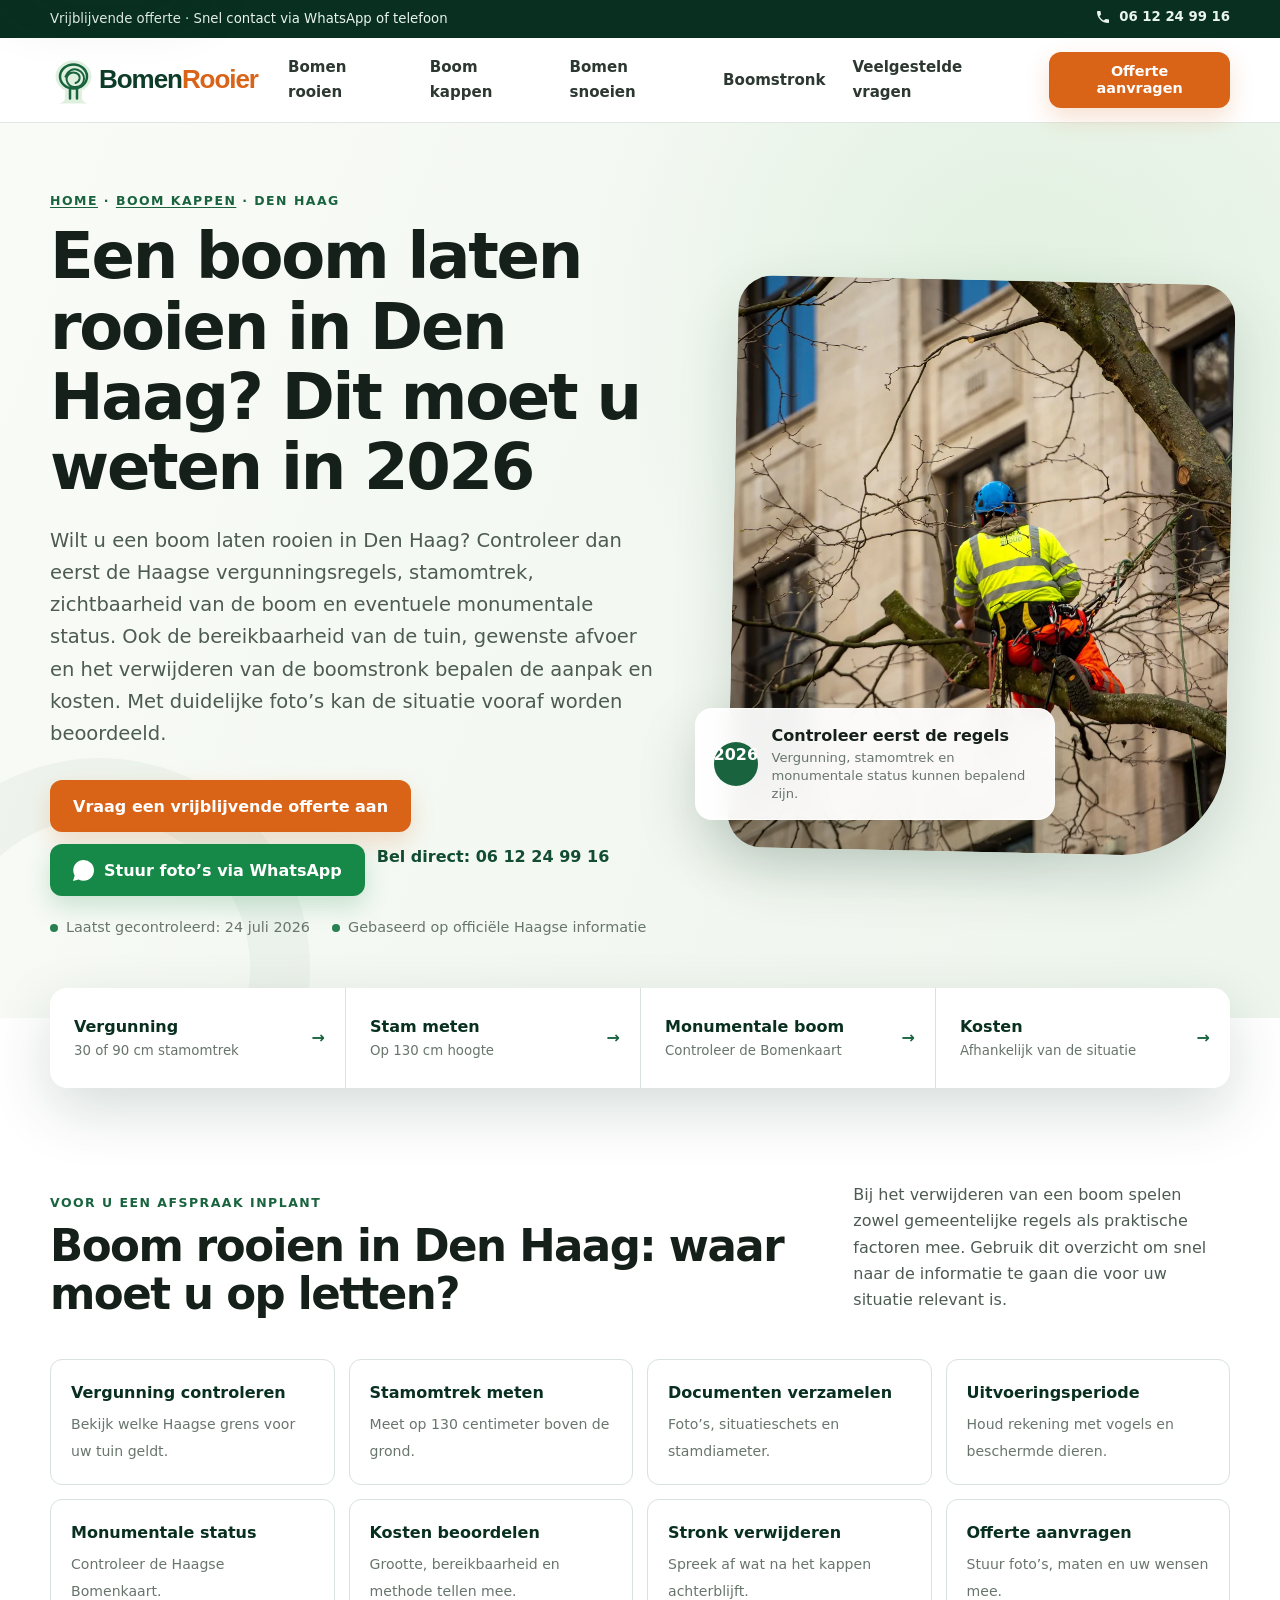
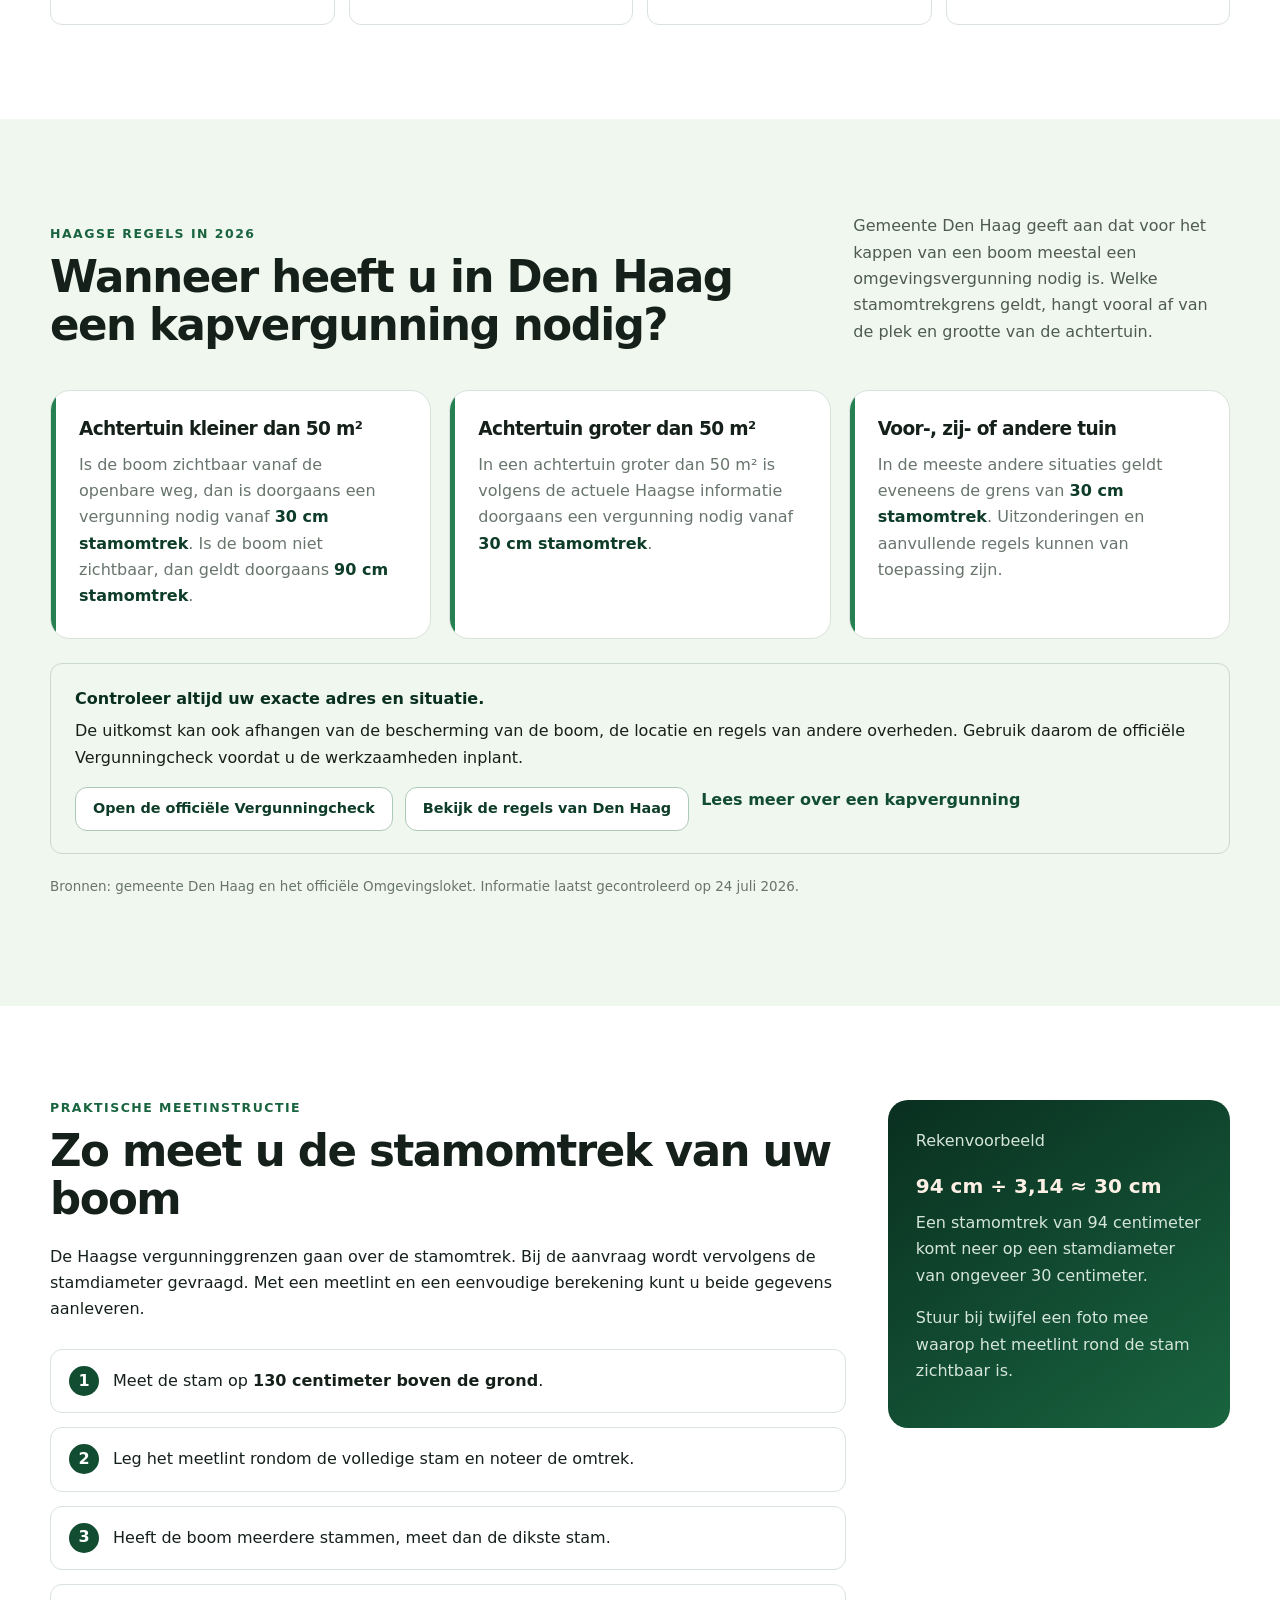
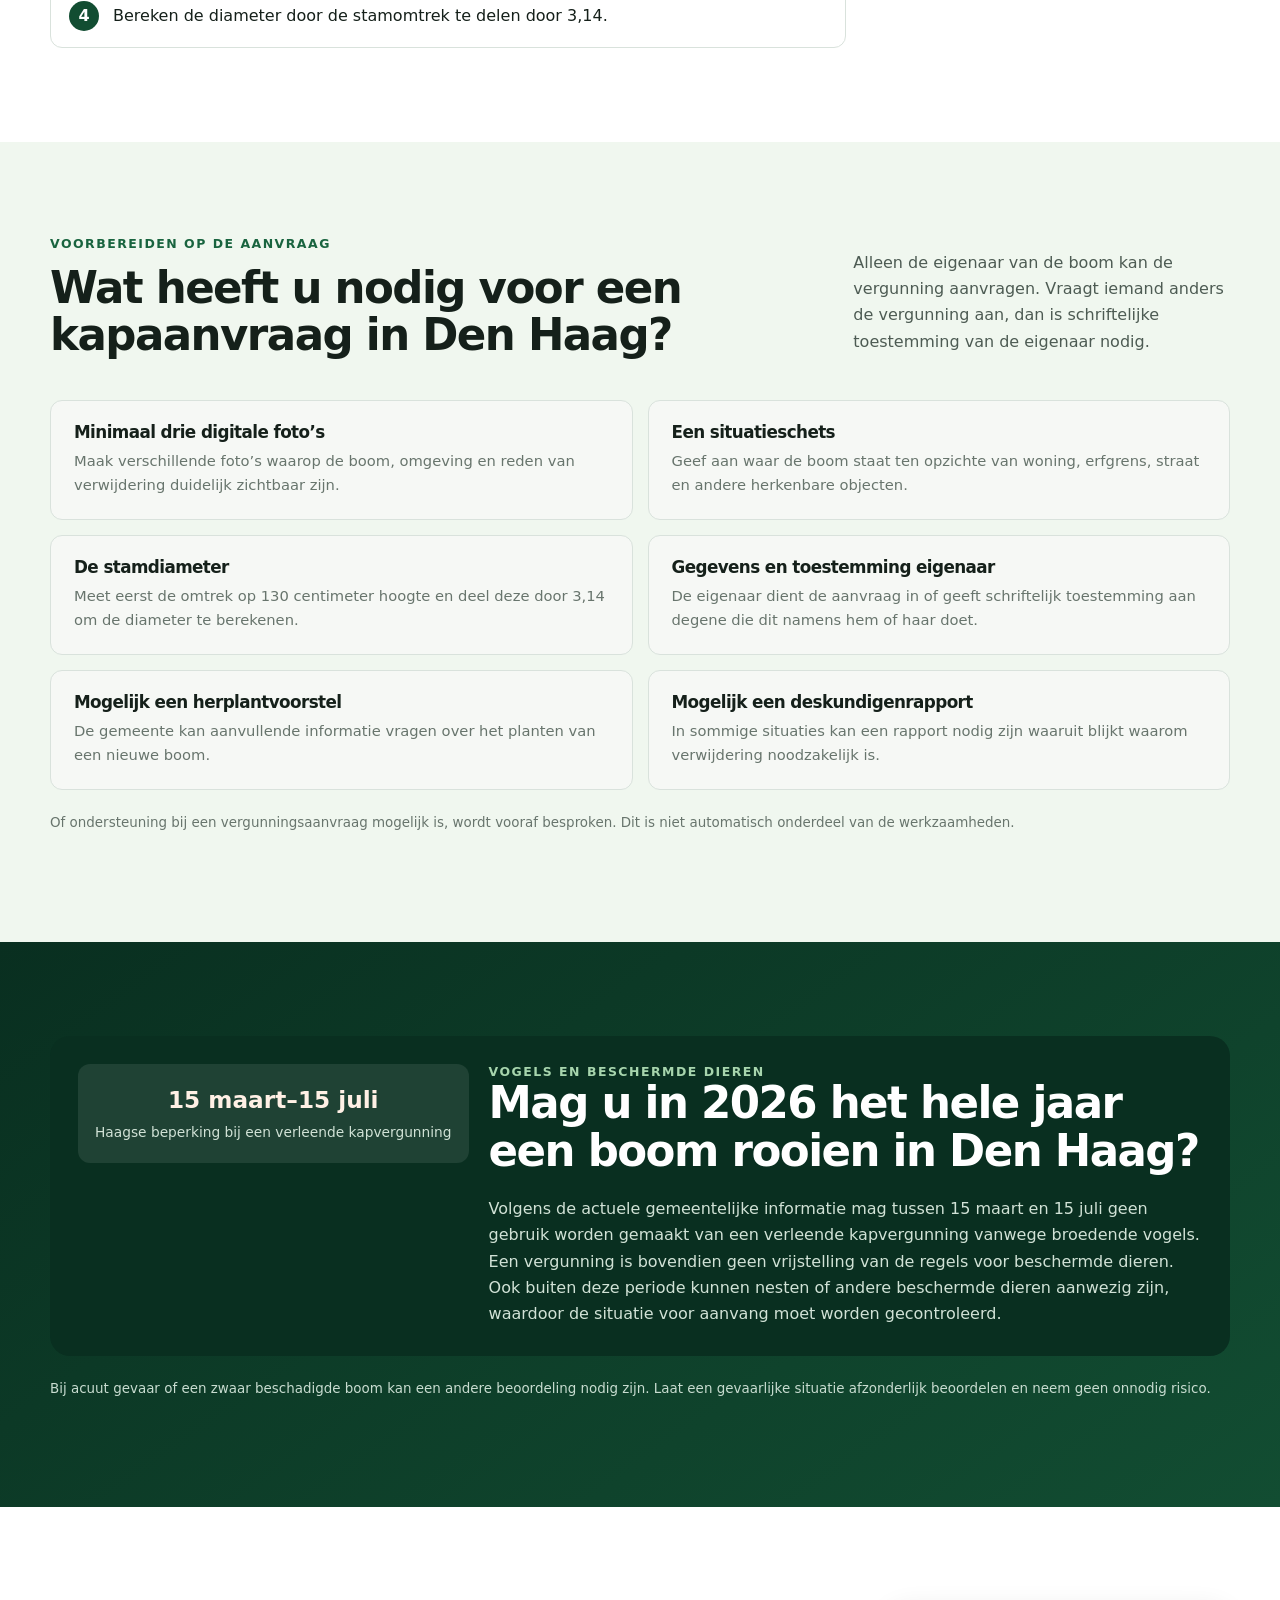
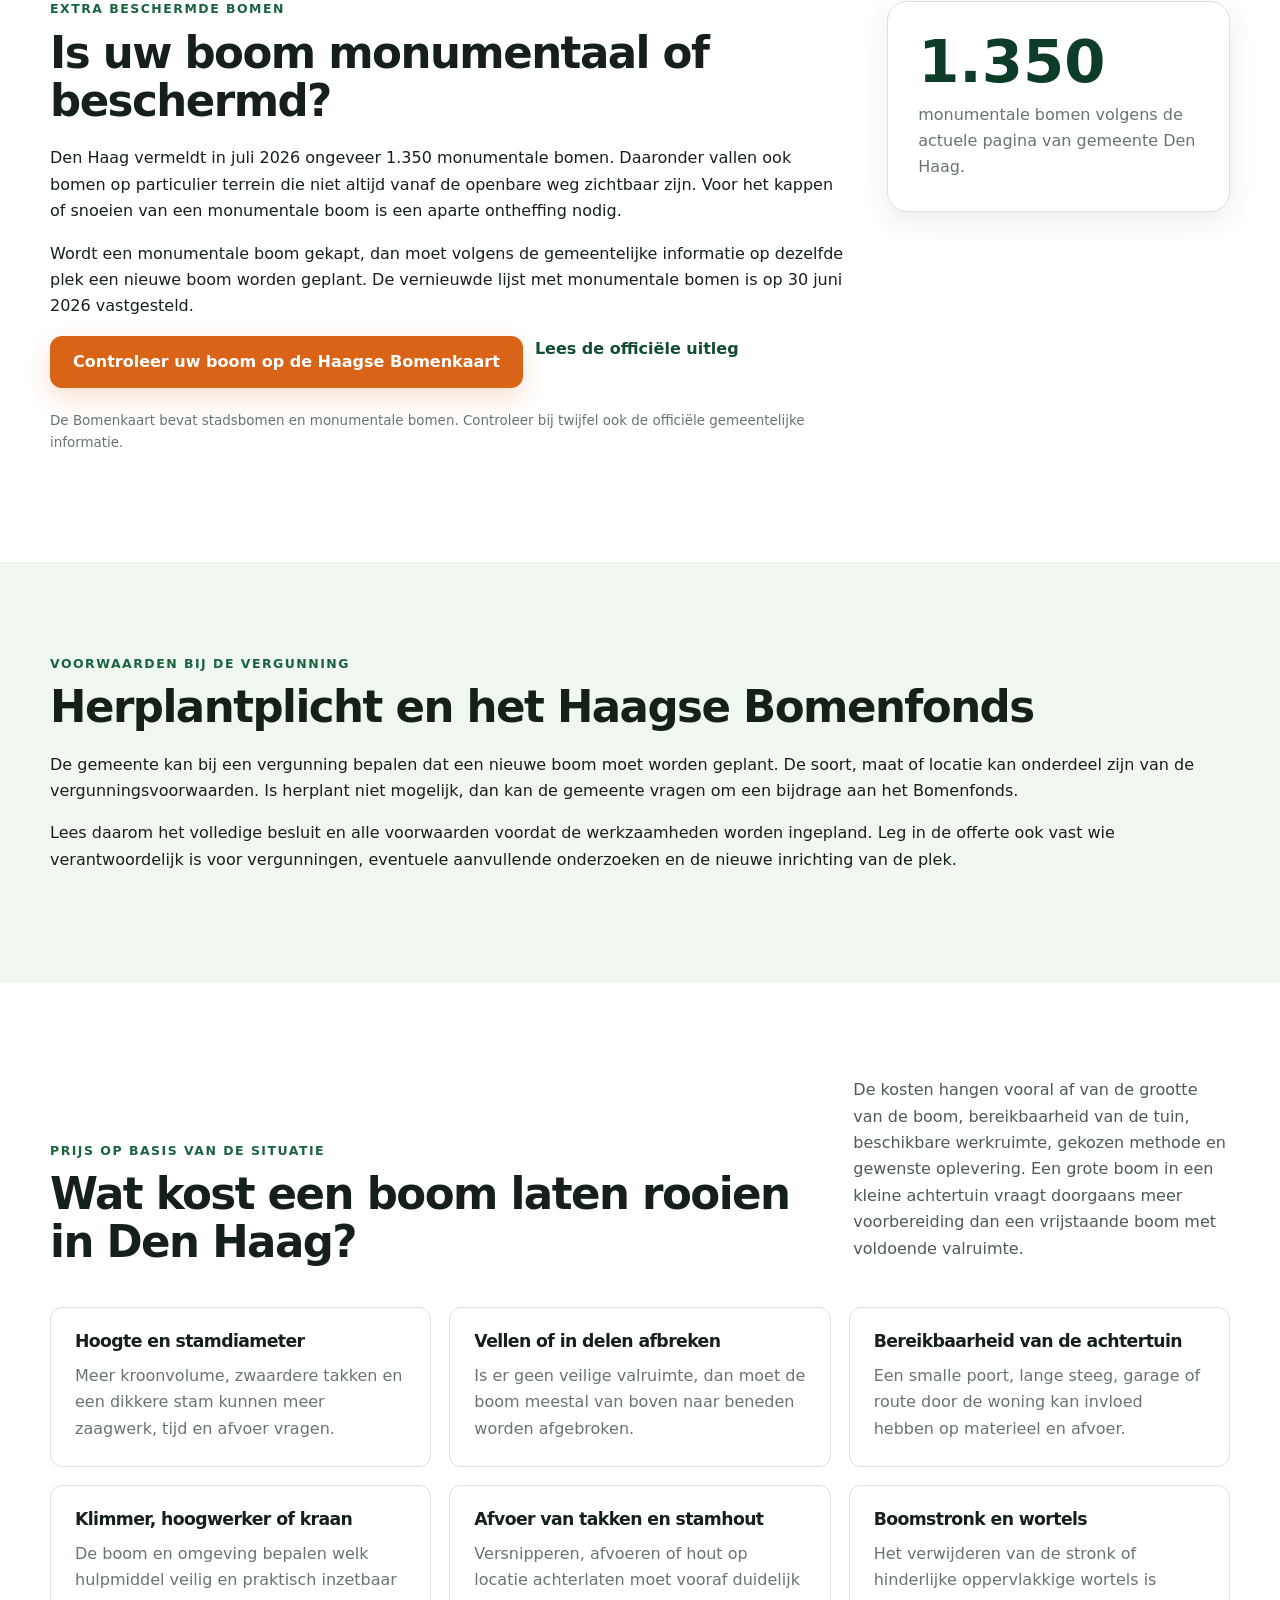
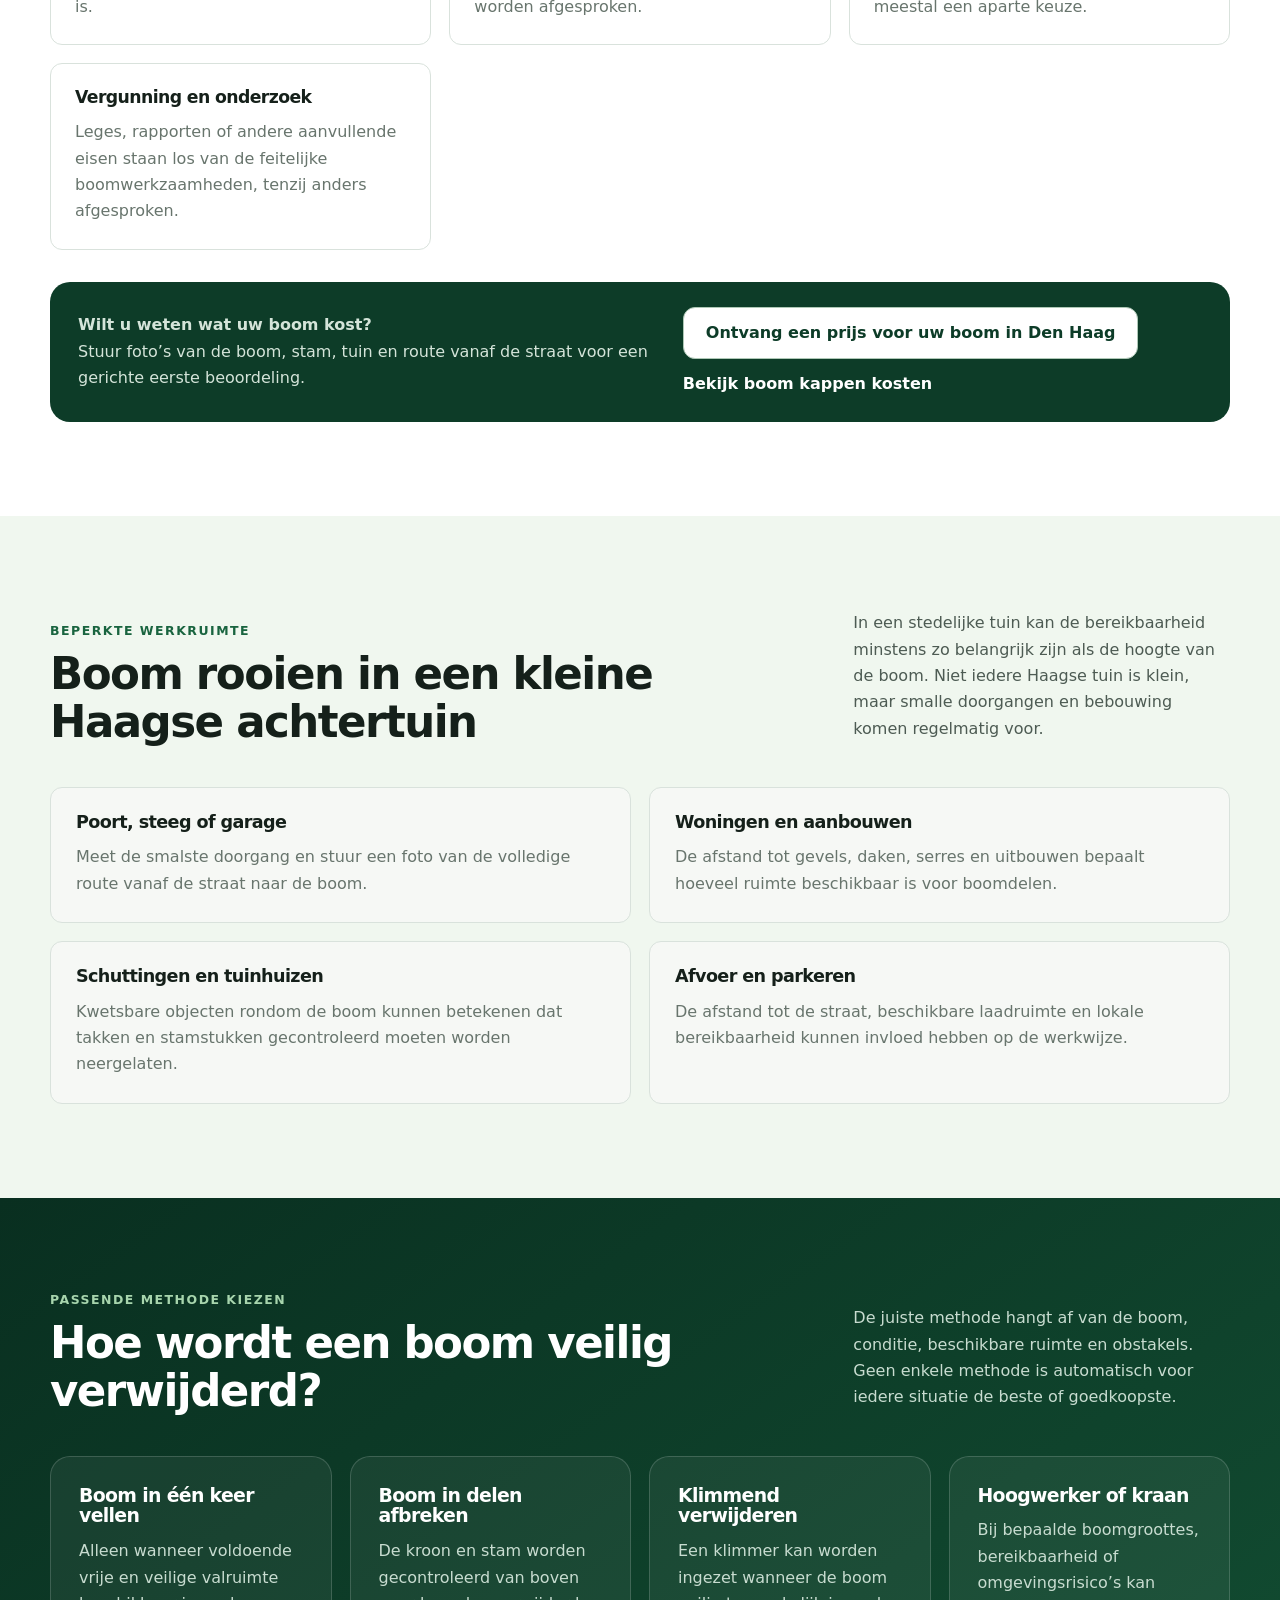
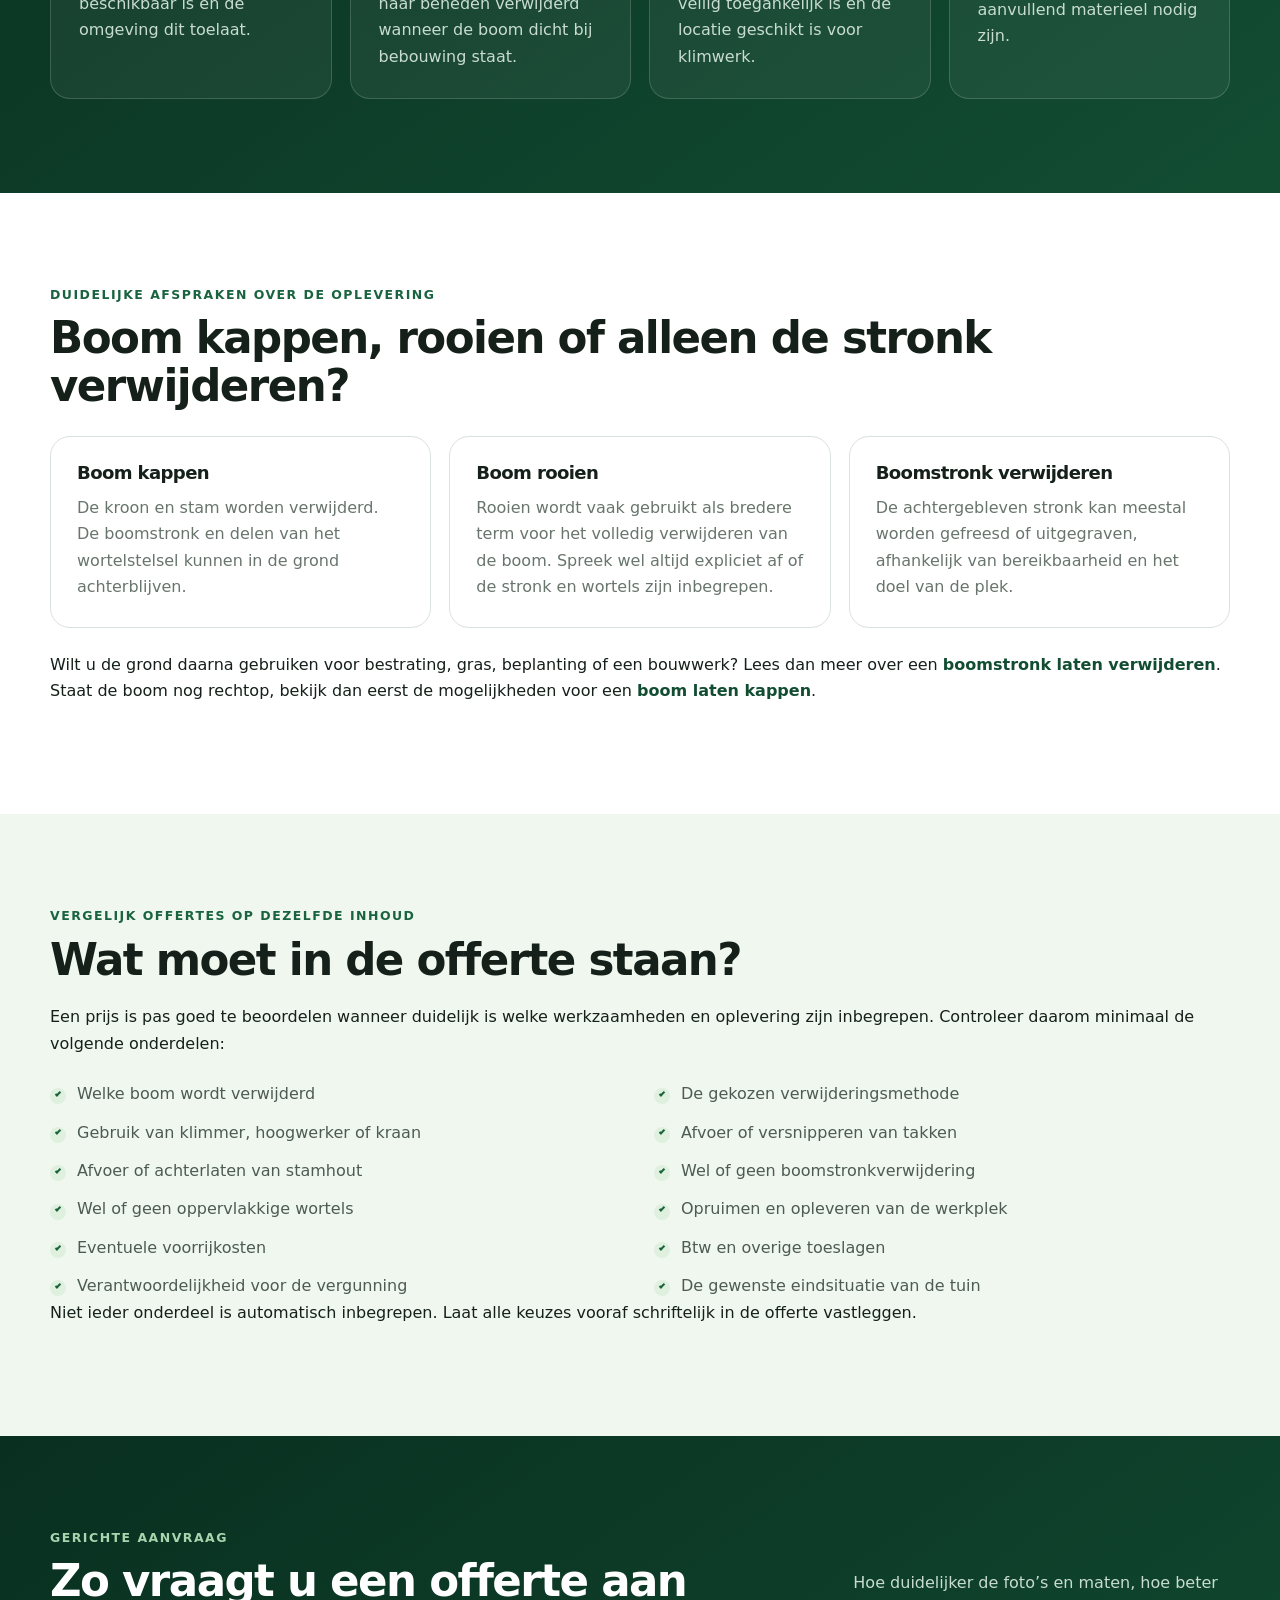
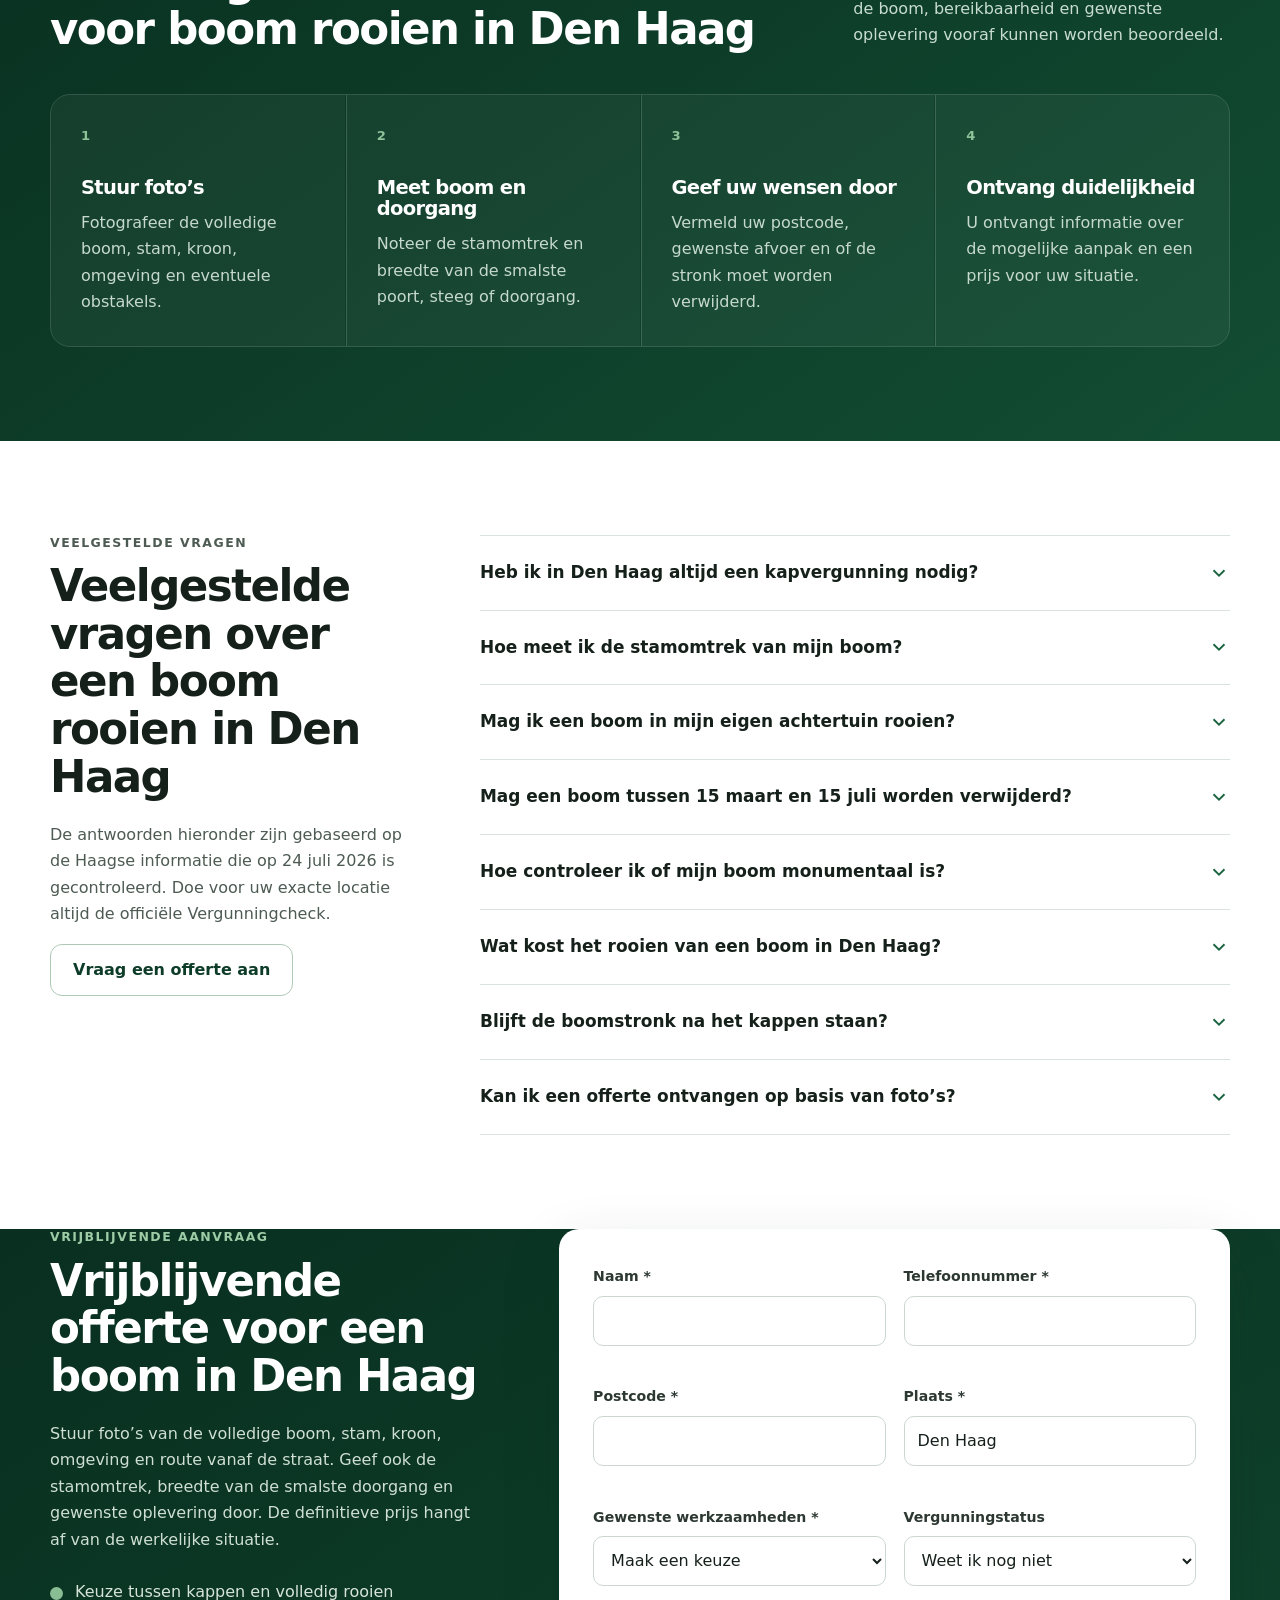
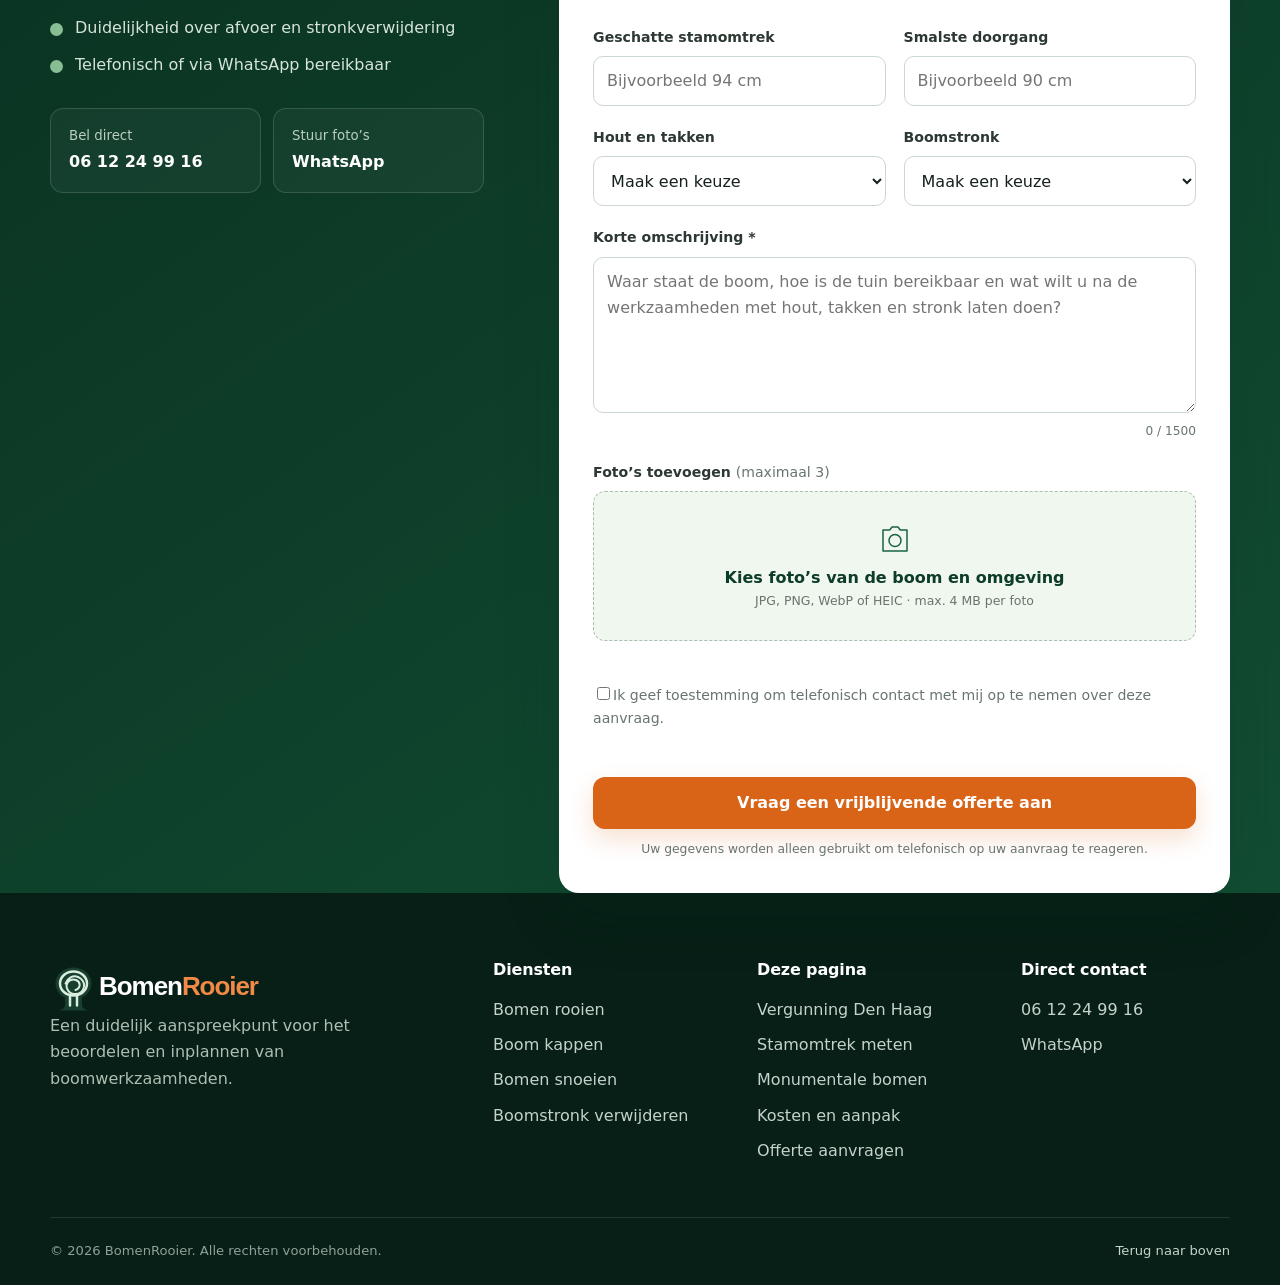
<file: boom-kappen-den-haag/index.html>
<!doctype html>
<html lang="nl">
<head>
  <meta charset="utf-8">
  <meta name="viewport" content="width=device-width, initial-scale=1, viewport-fit=cover">
  <title>Boom rooien in Den Haag: regels en kosten 2026</title>
  <meta name="description" content="Wilt u een boom laten rooien in Den Haag? Lees wanneer een vergunning nodig is, welke uitzonderingen gelden en wat de kosten bepaalt.">
  <meta name="robots" content="index, follow">
  <link rel="canonical" href="https://bomenrooier.nl/boom-kappen-den-haag/">
  <meta name="theme-color" content="#124d32">

  <meta property="og:type" content="website">
  <meta property="og:locale" content="nl_NL">
  <meta property="og:site_name" content="BomenRooier">
  <meta property="og:title" content="Boom rooien in Den Haag: regels en kosten 2026">
  <meta property="og:description" content="Controleer de Haagse regels, vergunning, stamomtrek en kosten voordat u een boom laat rooien.">
  <meta property="og:url" content="https://bomenrooier.nl/boom-kappen-den-haag/">
  <meta property="og:image" content="https://bomenrooier.nl/assets/images/bomenrooier-open-graph.webp">
  <meta property="og:image:width" content="1200">
  <meta property="og:image:height" content="630">
  <meta property="og:image:alt" content="BomenRooier voor het beoordelen van boomwerkzaamheden in Den Haag">
  <meta name="twitter:card" content="summary_large_image">

  <link rel="icon" href="../favicon.svg" type="image/svg+xml">
  <link rel="apple-touch-icon" href="../assets/icons/apple-touch-icon.png">
  <link rel="manifest" href="../site.webmanifest">
  <link rel="preload" href="../assets/images/boomverzorger-klimwerk.webp" as="image" type="image/webp" fetchpriority="high">
  <link rel="stylesheet" href="../assets/css/styles.css">

  <style>
    .local-meta { display:flex; flex-wrap:wrap; gap:10px 22px; margin:20px 0 0; color:var(--ink-500); font-size:.9rem; }
    .local-meta span { display:inline-flex; align-items:center; gap:8px; }
    .local-meta span::before { content:""; width:8px; height:8px; border-radius:50%; background:var(--green-600); }
    .quick-nav { display:grid; grid-template-columns:repeat(4,minmax(0,1fr)); gap:14px; margin-top:30px; }
    .quick-nav a { min-height:104px; padding:20px; border:1px solid var(--line); border-radius:var(--radius-sm); background:var(--surface); color:var(--green-950); text-decoration:none; transition:transform .2s ease,border-color .2s ease,box-shadow .2s ease; }
    .quick-nav a:hover,.quick-nav a:focus-visible { transform:translateY(-2px); border-color:var(--green-700); box-shadow:var(--shadow-sm); }
    .quick-nav strong { display:block; margin-bottom:5px; }
    .quick-nav span { color:var(--ink-500); font-size:.88rem; }
    .rule-grid { display:grid; grid-template-columns:repeat(3,minmax(0,1fr)); gap:18px; margin-top:28px; }
    .rule-card { position:relative; overflow:hidden; padding:28px; border:1px solid var(--line); border-radius:var(--radius-md); background:var(--surface); }
    .rule-card::before { content:""; position:absolute; inset:0 auto 0 0; width:5px; background:var(--green-600); }
    .rule-card h3 { font-size:1.16rem; }
    .rule-card p { margin:0; color:var(--ink-500); }
    .rule-card strong { color:var(--green-900); }
    .official-note { margin-top:24px; padding:22px 24px; border:1px solid #c9d8cf; border-radius:var(--radius-sm); background:var(--green-50); }
    .official-note strong { display:block; margin-bottom:6px; color:var(--green-950); }
    .official-links { display:flex; flex-wrap:wrap; gap:12px; margin-top:16px; }
    .measure-layout { display:grid; grid-template-columns:minmax(0,1fr) minmax(280px,.43fr); gap:42px; align-items:start; }
    .measure-steps { counter-reset:measure; display:grid; gap:14px; margin:26px 0 0; padding:0; list-style:none; }
    .measure-steps li { counter-increment:measure; position:relative; padding:18px 20px 18px 62px; border:1px solid var(--line); border-radius:var(--radius-sm); background:var(--surface); }
    .measure-steps li::before { content:counter(measure); position:absolute; left:18px; top:16px; width:30px; height:30px; display:grid; place-items:center; border-radius:50%; color:var(--white); background:var(--green-800); font-weight:900; }
    .calculation-card { padding:28px; border-radius:var(--radius-md); color:var(--white); background:linear-gradient(145deg,var(--green-950),var(--green-700)); }
    .calculation-card p { color:#d5e5da; }
    .calculation-card strong { display:block; margin:15px 0 7px; color:var(--orange-100); font-size:1.25rem; }
    .check-grid { display:grid; grid-template-columns:repeat(2,minmax(0,1fr)); gap:15px; margin-top:26px; }
    .check-card { padding:22px 23px; border:1px solid var(--line); border-radius:var(--radius-sm); background:var(--surface-soft); }
    .check-card h3 { margin-bottom:7px; font-size:1.05rem; }
    .check-card p { margin:0; color:var(--ink-500); font-size:.92rem; }
    .date-alert { display:grid; grid-template-columns:auto 1fr; gap:20px; align-items:start; padding:28px; border-radius:var(--radius-md); color:var(--white); background:var(--green-950); }
    .date-alert__date { min-width:150px; padding:17px; border-radius:var(--radius-sm); text-align:center; background:rgba(255,255,255,.09); }
    .date-alert__date strong { display:block; color:var(--orange-100); font-size:1.45rem; }
    .date-alert__date span { color:#d1e2d6; font-size:.86rem; }
    .date-alert p { margin:0; color:#d1e2d6; }
    .monument-grid { display:grid; grid-template-columns:minmax(0,1fr) minmax(300px,.43fr); gap:40px; align-items:start; }
    .stat-card { padding:30px; border:1px solid var(--line); border-radius:var(--radius-md); background:var(--surface); box-shadow:var(--shadow-sm); }
    .stat-card strong { display:block; color:var(--green-900); font-size:clamp(2.1rem,5vw,3.7rem); line-height:1; }
    .stat-card span { display:block; margin-top:10px; color:var(--ink-500); }
    .factor-grid-local { display:grid; grid-template-columns:repeat(3,minmax(0,1fr)); gap:18px; margin-top:28px; }
    .factor-local { padding:24px; border:1px solid var(--line); border-radius:var(--radius-sm); background:var(--surface); }
    .factor-local h3 { font-size:1.08rem; }
    .factor-local p { margin:0; color:var(--ink-500); }
    .city-grid { display:grid; grid-template-columns:repeat(2,minmax(0,1fr)); gap:18px; margin-top:28px; }
    .city-card { padding:25px; border:1px solid var(--line); border-radius:var(--radius-sm); background:var(--surface-soft); }
    .city-card h3 { font-size:1.1rem; }
    .city-card p { margin:0; color:var(--ink-500); }
    .term-grid { display:grid; grid-template-columns:repeat(3,minmax(0,1fr)); gap:18px; margin-top:25px; }
    .term-card { padding:26px; border:1px solid var(--line); border-radius:var(--radius-md); background:var(--surface); }
    .term-card h3 { font-size:1.13rem; }
    .term-card p { margin:0; color:var(--ink-500); }
    .quote-checklist { margin:24px 0 0; padding:0; display:grid; grid-template-columns:repeat(2,minmax(0,1fr)); gap:12px 28px; list-style:none; }
    .quote-checklist li { position:relative; padding-left:27px; color:var(--ink-650); }
    .quote-checklist li::before { content:""; position:absolute; left:0; top:.45em; width:16px; height:16px; border-radius:50%; background:var(--green-100); }
    .quote-checklist li::after { content:""; position:absolute; left:5px; top:.68em; width:6px; height:3px; border-left:2px solid var(--green-700); border-bottom:2px solid var(--green-700); transform:rotate(-45deg); }
    .source-note { margin-top:22px; color:var(--ink-500); font-size:.84rem; }
    .source-note a { font-weight:750; }
    .compact-cta { margin-top:32px; display:flex; align-items:center; justify-content:space-between; gap:24px; padding:25px 28px; border-radius:var(--radius-md); color:var(--white); background:var(--green-900); }
    .compact-cta p { margin:0; max-width:680px; color:#d4e4d9; }
    .compact-cta .official-links { margin-top:0; align-items:center; }
    .method-grid { display:grid; grid-template-columns:repeat(4,minmax(0,1fr)); gap:18px; }
    .method-card { padding:28px; border:1px solid var(--line-dark); border-radius:var(--radius-md); background:rgba(255,255,255,.055); }
    .method-card h3 { color:var(--white); font-size:1.18rem; }
    .method-card p { margin:0; color:#c8dcd0; }
    .process-grid.process-grid--four { display:grid; grid-template-columns:repeat(4,minmax(0,1fr)); gap:1px; border:1px solid var(--line-dark); border-radius:var(--radius-md); overflow:hidden; }
    .process-grid.process-grid--four .process-card { min-height:245px; padding:30px; background:rgba(255,255,255,.045); }
    .process-grid.process-grid--four .process-card + .process-card { border-left:1px solid var(--line-dark); }
    .process-card > span { display:block; margin-bottom:30px; color:#8ec298; font-size:.82rem; font-weight:900; letter-spacing:.14em; }
    .process-card h3 { color:var(--white); font-size:1.22rem; }
    .process-card p { margin:0; color:#c6d9cd; }
    .faq-layout { display:grid; grid-template-columns:minmax(280px,.48fr) minmax(0,1fr); gap:70px; align-items:start; }
    .faq-intro { position:sticky; top:145px; }
    .faq-intro > p { color:var(--ink-650); }
    .faq-list { border-top:1px solid var(--line); }
    .faq-item { border-bottom:1px solid var(--line); }
    .faq-item summary { display:flex; align-items:center; justify-content:space-between; gap:18px; padding:23px 0; color:var(--ink-950); font-size:1.06rem; font-weight:800; cursor:pointer; list-style:none; }
    .faq-item summary::-webkit-details-marker { display:none; }
    .faq-item summary svg { width:22px; height:22px; flex:0 0 auto; fill:none; stroke:var(--green-700); stroke-width:2; transition:transform .2s ease; }
    .faq-item[open] summary svg { transform:rotate(180deg); }
    .faq-item__answer { padding:0 38px 22px 0; }
    .faq-item__answer p { margin:0; color:var(--ink-650); }
    .offer-section__grid { display:grid; grid-template-columns:minmax(290px,.55fr) minmax(0,.85fr); align-items:start; gap:75px; }
    .offer-section__content { position:sticky; top:145px; }
    .offer-section__content .eyebrow { color:#9dcca6; }
    .offer-section__content > p { color:#cfdfd4; }
    .offer-points { margin:26px 0 0; padding:0; list-style:none; }
    .offer-points li { position:relative; padding-left:25px; color:#d6e4da; }
    .offer-points li + li { margin-top:10px; }
    .offer-points li::before { content:""; position:absolute; left:0; top:.5em; width:13px; height:13px; border-radius:50%; background:#89bd94; }
    .offer-contact-cards { display:grid; grid-template-columns:repeat(2,minmax(0,1fr)); gap:12px; margin-top:30px; }
    .contact-card { padding:16px 18px; border:1px solid rgba(255,255,255,.14); border-radius:13px; text-decoration:none; background:rgba(255,255,255,.04); transition:background-color .18s ease,border-color .18s ease; }
    .contact-card:hover,.contact-card:focus-visible { border-color:rgba(255,255,255,.3); background:rgba(255,255,255,.08); }
    .contact-card small,.contact-card strong { display:block; }
    .contact-card small { color:#b9cfc0; }
    .contact-card strong { margin-top:2px; color:var(--white); }
    .form-mini-grid { display:grid; grid-template-columns:repeat(2,minmax(0,1fr)); gap:14px; }
    .form-mini-grid .field { margin:0; }
    @media (max-width:980px) {
      .quick-nav,.rule-grid,.factor-grid-local,.term-grid,.method-grid,.process-grid.process-grid--four { grid-template-columns:repeat(2,minmax(0,1fr)); }
      .measure-layout,.monument-grid,.faq-layout,.offer-section__grid { grid-template-columns:1fr; }
      .faq-intro,.offer-section__content { position:static; }
      .compact-cta { align-items:flex-start; flex-direction:column; }
    }
    @media (max-width:720px) {
      .quick-nav,.rule-grid,.check-grid,.factor-grid-local,.city-grid,.term-grid,.quote-checklist,.form-mini-grid,.method-grid,.process-grid.process-grid--four,.offer-contact-cards { grid-template-columns:1fr; }
      .process-grid.process-grid--four .process-card + .process-card { border-left:0; border-top:1px solid var(--line-dark); }
      .date-alert { grid-template-columns:1fr; }
      .date-alert__date { min-width:0; text-align:left; }
    }
  </style>

  <!-- Google Tag Manager: plaats de officiële GTM-code hier. -->

  <script type="application/ld+json">
  {
    "@context": "https://schema.org",
    "@graph": [
      {
        "@type": "WebSite",
        "@id": "https://bomenrooier.nl/#website",
        "url": "https://bomenrooier.nl/",
        "name": "BomenRooier",
        "inLanguage": "nl-NL",
        "publisher": {"@id": "https://bomenrooier.nl/#organization"}
      },
      {
        "@type": "Organization",
        "@id": "https://bomenrooier.nl/#organization",
        "name": "BomenRooier",
        "url": "https://bomenrooier.nl/",
        "logo": "https://bomenrooier.nl/assets/icons/logo-bomenrooier.svg",
        "telephone": "+31612249916",
        "contactPoint": {
          "@type": "ContactPoint",
          "telephone": "+31612249916",
          "contactType": "customer service",
          "availableLanguage": "Dutch"
        }
      },
      {
        "@type": "WebPage",
        "@id": "https://bomenrooier.nl/boom-kappen-den-haag/#webpage",
        "url": "https://bomenrooier.nl/boom-kappen-den-haag/",
        "name": "Boom rooien in Den Haag: regels en kosten 2026",
        "description": "Actuele informatie over vergunningen, stamomtrek, monumentale bomen, werkwijze en kosten bij het rooien van een boom in Den Haag.",
        "datePublished": "2026-07-24",
        "dateModified": "2026-07-24",
        "isPartOf": {"@id": "https://bomenrooier.nl/#website"},
        "about": {"@id": "https://bomenrooier.nl/boom-kappen-den-haag/#service"},
        "primaryImageOfPage": {"@id": "https://bomenrooier.nl/boom-kappen-den-haag/#primaryimage"},
        "breadcrumb": {"@id": "https://bomenrooier.nl/boom-kappen-den-haag/#breadcrumb"},
        "inLanguage": "nl-NL"
      },
      {
        "@type": "ImageObject",
        "@id": "https://bomenrooier.nl/boom-kappen-den-haag/#primaryimage",
        "url": "https://bomenrooier.nl/assets/images/boomverzorger-klimwerk.webp",
        "contentUrl": "https://bomenrooier.nl/assets/images/boomverzorger-klimwerk.webp",
        "width": 986,
        "height": 1200,
        "caption": "Boomverzorger werkt vanuit een klimpositie aan een grote boom"
      },
      {
        "@type": "Service",
        "@id": "https://bomenrooier.nl/boom-kappen-den-haag/#service",
        "name": "Boom rooien in Den Haag",
        "serviceType": "Boom kappen, rooien en verwijderen",
        "description": "Het beoordelen en inplannen van het kappen of rooien van bomen in Den Haag, met aandacht voor bereikbaarheid, vergunningen en gewenste oplevering.",
        "url": "https://bomenrooier.nl/boom-kappen-den-haag/",
        "provider": {"@id": "https://bomenrooier.nl/#organization"},
        "areaServed": {"@type": "City", "name": "Den Haag"},
        "offers": {
          "@type": "Offer",
          "url": "https://bomenrooier.nl/boom-kappen-den-haag/#offerte",
          "description": "Vrijblijvende offerte op basis van de boom, bereikbaarheid en gewenste oplevering"
        }
      },
      {
        "@type": "BreadcrumbList",
        "@id": "https://bomenrooier.nl/boom-kappen-den-haag/#breadcrumb",
        "itemListElement": [
          {"@type": "ListItem", "position": 1, "name": "Home", "item": "https://bomenrooier.nl/"},
          {"@type": "ListItem", "position": 2, "name": "Boom kappen", "item": "https://bomenrooier.nl/boom-kappen/"},
          {"@type": "ListItem", "position": 3, "name": "Boom rooien in Den Haag", "item": "https://bomenrooier.nl/boom-kappen-den-haag/"}
        ]
      },
      {
        "@type": "FAQPage",
        "@id": "https://bomenrooier.nl/boom-kappen-den-haag/#faq-schema",
        "mainEntity": [
          {
            "@type": "Question",
            "name": "Heb ik in Den Haag altijd een kapvergunning nodig?",
            "acceptedAnswer": {"@type": "Answer", "text": "Niet in iedere situatie. In Den Haag hangt de vergunningplicht onder meer af van de plek, grootte van de achtertuin, zichtbaarheid vanaf de openbare weg en stamomtrek. Doe altijd de officiële Vergunningcheck voor het exacte adres."}
          },
          {
            "@type": "Question",
            "name": "Hoe meet ik de stamomtrek van mijn boom?",
            "acceptedAnswer": {"@type": "Answer", "text": "Meet rondom de stam op 130 centimeter boven de grond. Heeft de boom meerdere stammen, meet dan de dikste stam. Voor een aanvraag wordt de diameter gevraagd; die berekent u door de omtrek door 3,14 te delen."}
          },
          {
            "@type": "Question",
            "name": "Mag ik een boom in mijn eigen achtertuin rooien?",
            "acceptedAnswer": {"@type": "Answer", "text": "Eigendom betekent niet automatisch dat u zonder vergunning mag rooien. In een achtertuin kleiner dan 50 vierkante meter gelden in Den Haag verschillende grenzen voor bomen die wel of niet zichtbaar zijn vanaf de openbare weg. Controleer altijd de officiële regels voor uw locatie."}
          },
          {
            "@type": "Question",
            "name": "Mag een boom tussen 15 maart en 15 juli worden verwijderd?",
            "acceptedAnswer": {"@type": "Answer", "text": "Volgens de actuele informatie van gemeente Den Haag mag in deze periode geen gebruik worden gemaakt van een verleende kapvergunning vanwege broedende vogels. Ook buiten deze periode blijven regels voor beschermde dieren gelden."}
          },
          {
            "@type": "Question",
            "name": "Hoe controleer ik of mijn boom monumentaal is?",
            "acceptedAnswer": {"@type": "Answer", "text": "Controleer de boom via de officiële Haagse Bomenkaart. Ook bomen op particulier terrein kunnen monumentaal zijn. Voor het kappen of snoeien van een monumentale boom is een aparte ontheffing nodig."}
          },
          {
            "@type": "Question",
            "name": "Wat kost het rooien van een boom in Den Haag?",
            "acceptedAnswer": {"@type": "Answer", "text": "De kosten hangen af van de hoogte en stamdiameter, bereikbaarheid van de tuin, beschikbare werkruimte, kapmethode, inzet van materieel, afvoer en eventuele stronkverwijdering. Foto's en maten helpen bij een eerste beoordeling."}
          },
          {
            "@type": "Question",
            "name": "Blijft de boomstronk na het kappen staan?",
            "acceptedAnswer": {"@type": "Answer", "text": "Bij alleen kappen blijft de stronk meestal achter. Wilt u de plek gebruiken voor bestrating, beplanting of een ander tuinproject, spreek dan vooraf af dat de boomstronk wordt gefreesd of uitgegraven."}
          },
          {
            "@type": "Question",
            "name": "Kan ik een offerte ontvangen op basis van foto’s?",
            "acceptedAnswer": {"@type": "Answer", "text": "Foto's van de volledige boom, stam, kroon, omgeving en route vanaf de straat geven vaak genoeg informatie voor een eerste inschatting. Bij complexe situaties kan aanvullende informatie of een beoordeling op locatie nodig zijn."}
          }
        ]
      }
    ]
  }
  </script>
</head>
<body>
  <!-- Google Tag Manager (noscript): plaats de officiële iframe-code direct na <body>. -->
  <a class="skip-link" href="#main-content">Ga naar de inhoud</a>

  <header class="site-header" id="site-header">
    <div class="header-top">
      <div class="container header-top__inner">
        <p>Vrijblijvende offerte · Snel contact via WhatsApp of telefoon</p>
        <div class="header-top__links">
          <a id="header-phone-link" class="tracked-contact" href="tel:+31612249916" data-action="phone_click" data-location="header" data-service="boom-kappen-den-haag" aria-label="Bel BomenRooier op 06 12 24 99 16">
            <svg aria-hidden="true" viewBox="0 0 24 24"><path d="M6.6 10.8a15.5 15.5 0 0 0 6.6 6.6l2.2-2.2a1 1 0 0 1 1-.24c1.1.37 2.3.56 3.6.56a1 1 0 0 1 1 1V20a1 1 0 0 1-1 1C10.6 21 3 13.4 3 4a1 1 0 0 1 1-1h3.5a1 1 0 0 1 1 1c0 1.25.2 2.46.57 3.58a1 1 0 0 1-.25 1.02L6.6 10.8Z"/></svg>
            06 12 24 99 16
          </a>
        </div>
      </div>
    </div>

    <div class="container nav-wrap">
      <a class="brand" href="../" aria-label="BomenRooier homepage">
        <img src="../assets/icons/logo-bomenrooier.svg" width="210" height="52" alt="BomenRooier">
      </a>
      <button class="nav-toggle" id="nav-toggle" type="button" aria-expanded="false" aria-controls="primary-navigation" aria-label="Menu openen">
        <span></span><span></span><span></span>
      </button>
      <nav class="primary-nav" id="primary-navigation" aria-label="Hoofdnavigatie">
        <a href="../#bomen-rooien">Bomen rooien</a>
        <a href="../boom-kappen/">Boom kappen</a>
        <a href="../bomen-snoeien/">Bomen snoeien</a>
        <a href="../boomstronk-verwijderen/">Boomstronk</a>
        <a href="#faq">Veelgestelde vragen</a>
        <a id="nav-offer-link" class="button button--small button--primary" href="#offerte" data-action="internal_link_click" data-location="header" data-service="boom-kappen-den-haag">Offerte aanvragen</a>
      </nav>
    </div>
  </header>

  <main id="main-content">
    <section class="hero" aria-labelledby="hero-title">
      <div class="container hero__grid">
        <div class="hero__content">
          <nav aria-label="Broodkruimel">
            <p class="eyebrow"><a href="../" data-action="internal_link_click" data-location="hero">Home</a> · <a href="../boom-kappen/" data-action="internal_link_click" data-location="hero" data-service="boom-kappen">Boom kappen</a> · Den Haag</p>
          </nav>
          <h1 id="hero-title">Een boom laten rooien in Den Haag? Dit moet u weten in 2026</h1>
          <p class="hero__intro">Wilt u een boom laten rooien in Den Haag? Controleer dan eerst de Haagse vergunningsregels, stamomtrek, zichtbaarheid van de boom en eventuele monumentale status. Ook de bereikbaarheid van de tuin, gewenste afvoer en het verwijderen van de boomstronk bepalen de aanpak en kosten. Met duidelijke foto’s kan de situatie vooraf worden beoordeeld.</p>
          <div class="hero__actions">
            <a id="hero-offer" class="button button--primary" href="#offerte" data-action="internal_link_click" data-location="hero" data-service="boom-kappen-den-haag">Vraag een vrijblijvende offerte aan</a>
            <a id="hero-whatsapp" class="button button--whatsapp tracked-contact" href="https://wa.me/31612249916?text=Hallo%20BomenRooier%2C%20ik%20wil%20graag%20een%20boom%20laten%20rooien%20in%20Den%20Haag.%20Ik%20stuur%20foto%27s%20van%20de%20boom%20en%20tuin." data-action="whatsapp_click" data-location="hero" data-service="boom-kappen-den-haag" target="_blank" rel="noopener">
              <svg aria-hidden="true" viewBox="0 0 24 24"><path d="M20.5 3.5A11.8 11.8 0 0 0 12.1 0C5.6 0 .3 5.3.3 11.8c0 2.1.6 4.1 1.6 5.9L0 24l6.5-1.7a11.8 11.8 0 0 0 5.6 1.4h.1C18.7 23.7 24 18.4 24 11.9c0-3.2-1.2-6.2-3.5-8.4Z"/></svg>
              Stuur foto’s via WhatsApp
            </a>
            <a id="hero-phone" class="plain-phone tracked-contact" href="tel:+31612249916" data-action="phone_click" data-location="hero" data-service="boom-kappen-den-haag">Bel direct: 06 12 24 99 16</a>
          </div>
          <div class="local-meta" aria-label="Pagina-informatie">
            <span>Laatst gecontroleerd: 24 juli 2026</span>
            <span>Gebaseerd op officiële Haagse informatie</span>
          </div>
        </div>

        <div class="hero__visual">
          <figure class="hero__image-wrap">
            <img src="../assets/images/boomverzorger-klimwerk.webp" width="986" height="1200" alt="Boomverzorger werkt vanuit een klimpositie aan een grote boom" fetchpriority="high" decoding="async">
          </figure>
          <div class="hero-card">
            <span class="hero-card__number">2026</span>
            <div><strong>Controleer eerst de regels</strong><span>Vergunning, stamomtrek en monumentale status kunnen bepalend zijn.</span></div>
          </div>
        </div>
      </div>
    </section>

    <div class="service-strip" aria-label="Belangrijkste aandachtspunten">
      <div class="container service-strip__grid">
        <a href="#vergunning" data-action="internal_link_click" data-location="hero" data-service="kapvergunning"><span>Vergunning</span><small>30 of 90 cm stamomtrek</small></a>
        <a href="#meten" data-action="internal_link_click" data-location="hero" data-service="boom-kappen-den-haag"><span>Stam meten</span><small>Op 130 cm hoogte</small></a>
        <a href="#monumentaal" data-action="internal_link_click" data-location="hero" data-service="boom-kappen-den-haag"><span>Monumentale boom</span><small>Controleer de Bomenkaart</small></a>
        <a href="#kosten" data-action="internal_link_click" data-location="hero" data-service="boom-kappen-kosten"><span>Kosten</span><small>Afhankelijk van de situatie</small></a>
      </div>
    </div>

    <section class="section" id="overzicht" aria-labelledby="overzicht-title">
      <div class="container">
        <div class="section-heading">
          <div>
            <p class="eyebrow">Voor u een afspraak inplant</p>
            <h2 id="overzicht-title">Boom rooien in Den Haag: waar moet u op letten?</h2>
          </div>
          <p>Bij het verwijderen van een boom spelen zowel gemeentelijke regels als praktische factoren mee. Gebruik dit overzicht om snel naar de informatie te gaan die voor uw situatie relevant is.</p>
        </div>
        <div class="quick-nav">
          <a href="#vergunning"><strong>Vergunning controleren</strong><span>Bekijk welke Haagse grens voor uw tuin geldt.</span></a>
          <a href="#meten"><strong>Stamomtrek meten</strong><span>Meet op 130 centimeter boven de grond.</span></a>
          <a href="#aanvraag"><strong>Documenten verzamelen</strong><span>Foto’s, situatieschets en stamdiameter.</span></a>
          <a href="#broedperiode"><strong>Uitvoeringsperiode</strong><span>Houd rekening met vogels en beschermde dieren.</span></a>
          <a href="#monumentaal"><strong>Monumentale status</strong><span>Controleer de Haagse Bomenkaart.</span></a>
          <a href="#kosten"><strong>Kosten beoordelen</strong><span>Grootte, bereikbaarheid en methode tellen mee.</span></a>
          <a href="#stronk"><strong>Stronk verwijderen</strong><span>Spreek af wat na het kappen achterblijft.</span></a>
          <a href="#offerte"><strong>Offerte aanvragen</strong><span>Stuur foto’s, maten en uw wensen mee.</span></a>
        </div>
      </div>
    </section>

    <section class="section section--tint" id="vergunning" aria-labelledby="vergunning-title">
      <div class="container">
        <div class="section-heading">
          <div>
            <p class="eyebrow">Haagse regels in 2026</p>
            <h2 id="vergunning-title">Wanneer heeft u in Den Haag een kapvergunning nodig?</h2>
          </div>
          <p>Gemeente Den Haag geeft aan dat voor het kappen van een boom meestal een omgevingsvergunning nodig is. Welke stamomtrekgrens geldt, hangt vooral af van de plek en grootte van de achtertuin.</p>
        </div>
        <div class="rule-grid">
          <article class="rule-card">
            <h3>Achtertuin kleiner dan 50 m²</h3>
            <p>Is de boom zichtbaar vanaf de openbare weg, dan is doorgaans een vergunning nodig vanaf <strong>30 cm stamomtrek</strong>. Is de boom niet zichtbaar, dan geldt doorgaans <strong>90 cm stamomtrek</strong>.</p>
          </article>
          <article class="rule-card">
            <h3>Achtertuin groter dan 50 m²</h3>
            <p>In een achtertuin groter dan 50 m² is volgens de actuele Haagse informatie doorgaans een vergunning nodig vanaf <strong>30 cm stamomtrek</strong>.</p>
          </article>
          <article class="rule-card">
            <h3>Voor-, zij- of andere tuin</h3>
            <p>In de meeste andere situaties geldt eveneens de grens van <strong>30 cm stamomtrek</strong>. Uitzonderingen en aanvullende regels kunnen van toepassing zijn.</p>
          </article>
        </div>
        <div class="official-note">
          <strong>Controleer altijd uw exacte adres en situatie.</strong>
          De uitkomst kan ook afhangen van de bescherming van de boom, de locatie en regels van andere overheden. Gebruik daarom de officiële Vergunningcheck voordat u de werkzaamheden inplant.
          <div class="official-links">
            <a class="button button--secondary button--small" href="https://omgevingswet.overheid.nl/checken" target="_blank" rel="noopener">Open de officiële Vergunningcheck</a>
            <a class="button button--secondary button--small" href="https://www.denhaag.nl/nl/vergunningen-en-ontheffingen/vergunning-boom-kappen-snoeien-of-verplanten/" target="_blank" rel="noopener">Bekijk de regels van Den Haag</a>
            <a class="text-link" href="../kapvergunning/" data-action="internal_link_click" data-location="permit" data-service="kapvergunning">Lees meer over een kapvergunning</a>
          </div>
        </div>
        <p class="source-note">Bronnen: gemeente Den Haag en het officiële Omgevingsloket. Informatie laatst gecontroleerd op 24 juli 2026.</p>
      </div>
    </section>

    <section class="section" id="meten" aria-labelledby="meten-title">
      <div class="container measure-layout">
        <div>
          <p class="eyebrow">Praktische meetinstructie</p>
          <h2 id="meten-title">Zo meet u de stamomtrek van uw boom</h2>
          <p>De Haagse vergunninggrenzen gaan over de stamomtrek. Bij de aanvraag wordt vervolgens de stamdiameter gevraagd. Met een meetlint en een eenvoudige berekening kunt u beide gegevens aanleveren.</p>
          <ol class="measure-steps">
            <li>Meet de stam op <strong>130 centimeter boven de grond</strong>.</li>
            <li>Leg het meetlint rondom de volledige stam en noteer de omtrek.</li>
            <li>Heeft de boom meerdere stammen, meet dan de dikste stam.</li>
            <li>Bereken de diameter door de stamomtrek te delen door 3,14.</li>
          </ol>
        </div>
        <aside class="calculation-card" aria-label="Rekenvoorbeeld stamdiameter">
          <p>Rekenvoorbeeld</p>
          <strong>94 cm ÷ 3,14 ≈ 30 cm</strong>
          <p>Een stamomtrek van 94 centimeter komt neer op een stamdiameter van ongeveer 30 centimeter.</p>
          <p>Stuur bij twijfel een foto mee waarop het meetlint rond de stam zichtbaar is.</p>
        </aside>
      </div>
    </section>

    <section class="section section--tint" id="aanvraag" aria-labelledby="aanvraag-title">
      <div class="container">
        <div class="section-heading">
          <div>
            <p class="eyebrow">Voorbereiden op de aanvraag</p>
            <h2 id="aanvraag-title">Wat heeft u nodig voor een kapaanvraag in Den Haag?</h2>
          </div>
          <p>Alleen de eigenaar van de boom kan de vergunning aanvragen. Vraagt iemand anders de vergunning aan, dan is schriftelijke toestemming van de eigenaar nodig.</p>
        </div>
        <div class="check-grid">
          <article class="check-card"><h3>Minimaal drie digitale foto’s</h3><p>Maak verschillende foto’s waarop de boom, omgeving en reden van verwijdering duidelijk zichtbaar zijn.</p></article>
          <article class="check-card"><h3>Een situatieschets</h3><p>Geef aan waar de boom staat ten opzichte van woning, erfgrens, straat en andere herkenbare objecten.</p></article>
          <article class="check-card"><h3>De stamdiameter</h3><p>Meet eerst de omtrek op 130 centimeter hoogte en deel deze door 3,14 om de diameter te berekenen.</p></article>
          <article class="check-card"><h3>Gegevens en toestemming eigenaar</h3><p>De eigenaar dient de aanvraag in of geeft schriftelijk toestemming aan degene die dit namens hem of haar doet.</p></article>
          <article class="check-card"><h3>Mogelijk een herplantvoorstel</h3><p>De gemeente kan aanvullende informatie vragen over het planten van een nieuwe boom.</p></article>
          <article class="check-card"><h3>Mogelijk een deskundigenrapport</h3><p>In sommige situaties kan een rapport nodig zijn waaruit blijkt waarom verwijdering noodzakelijk is.</p></article>
        </div>
        <p class="source-note">Of ondersteuning bij een vergunningsaanvraag mogelijk is, wordt vooraf besproken. Dit is niet automatisch onderdeel van de werkzaamheden.</p>
      </div>
    </section>

    <section class="section section--dark" id="broedperiode" aria-labelledby="broedperiode-title">
      <div class="container">
        <div class="date-alert">
          <div class="date-alert__date"><strong>15 maart–15 juli</strong><span>Haagse beperking bij een verleende kapvergunning</span></div>
          <div>
            <p class="eyebrow">Vogels en beschermde dieren</p>
            <h2 id="broedperiode-title">Mag u in 2026 het hele jaar een boom rooien in Den Haag?</h2>
            <p>Volgens de actuele gemeentelijke informatie mag tussen 15 maart en 15 juli geen gebruik worden gemaakt van een verleende kapvergunning vanwege broedende vogels. Een vergunning is bovendien geen vrijstelling van de regels voor beschermde dieren. Ook buiten deze periode kunnen nesten of andere beschermde dieren aanwezig zijn, waardoor de situatie voor aanvang moet worden gecontroleerd.</p>
          </div>
        </div>
        <p class="source-note" style="color:#c8dcd0">Bij acuut gevaar of een zwaar beschadigde boom kan een andere beoordeling nodig zijn. Laat een gevaarlijke situatie afzonderlijk beoordelen en neem geen onnodig risico.</p>
      </div>
    </section>

    <section class="section" id="monumentaal" aria-labelledby="monumentaal-title">
      <div class="container monument-grid">
        <div>
          <p class="eyebrow">Extra beschermde bomen</p>
          <h2 id="monumentaal-title">Is uw boom monumentaal of beschermd?</h2>
          <p>Den Haag vermeldt in juli 2026 ongeveer 1.350 monumentale bomen. Daaronder vallen ook bomen op particulier terrein die niet altijd vanaf de openbare weg zichtbaar zijn. Voor het kappen of snoeien van een monumentale boom is een aparte ontheffing nodig.</p>
          <p>Wordt een monumentale boom gekapt, dan moet volgens de gemeentelijke informatie op dezelfde plek een nieuwe boom worden geplant. De vernieuwde lijst met monumentale bomen is op 30 juni 2026 vastgesteld.</p>
          <div class="official-links">
            <a class="button button--primary" href="https://ddh.maps.arcgis.com/apps/webappviewer/index.html?id=26717c16f2ad43678a9bbcc53c90cb03" target="_blank" rel="noopener">Controleer uw boom op de Haagse Bomenkaart</a>
            <a class="text-link" href="https://www.denhaag.nl/nl/natuur-en-milieu/groen-en-bomen/monumentale-bomen/" target="_blank" rel="noopener">Lees de officiële uitleg</a>
          </div>
          <p class="source-note">De Bomenkaart bevat stadsbomen en monumentale bomen. Controleer bij twijfel ook de officiële gemeentelijke informatie.</p>
        </div>
        <aside class="stat-card">
          <strong>1.350</strong>
          <span>monumentale bomen volgens de actuele pagina van gemeente Den Haag.</span>
        </aside>
      </div>
    </section>

    <section class="section section--tint" id="herplant" aria-labelledby="herplant-title">
      <div class="container narrow">
        <p class="eyebrow">Voorwaarden bij de vergunning</p>
        <h2 id="herplant-title">Herplantplicht en het Haagse Bomenfonds</h2>
        <p>De gemeente kan bij een vergunning bepalen dat een nieuwe boom moet worden geplant. De soort, maat of locatie kan onderdeel zijn van de vergunningsvoorwaarden. Is herplant niet mogelijk, dan kan de gemeente vragen om een bijdrage aan het Bomenfonds.</p>
        <p>Lees daarom het volledige besluit en alle voorwaarden voordat de werkzaamheden worden ingepland. Leg in de offerte ook vast wie verantwoordelijk is voor vergunningen, eventuele aanvullende onderzoeken en de nieuwe inrichting van de plek.</p>
      </div>
    </section>

    <section class="section" id="kosten" aria-labelledby="kosten-title">
      <div class="container">
        <div class="section-heading">
          <div>
            <p class="eyebrow">Prijs op basis van de situatie</p>
            <h2 id="kosten-title">Wat kost een boom laten rooien in Den Haag?</h2>
          </div>
          <p>De kosten hangen vooral af van de grootte van de boom, bereikbaarheid van de tuin, beschikbare werkruimte, gekozen methode en gewenste oplevering. Een grote boom in een kleine achtertuin vraagt doorgaans meer voorbereiding dan een vrijstaande boom met voldoende valruimte.</p>
        </div>
        <div class="factor-grid-local">
          <article class="factor-local"><h3>Hoogte en stamdiameter</h3><p>Meer kroonvolume, zwaardere takken en een dikkere stam kunnen meer zaagwerk, tijd en afvoer vragen.</p></article>
          <article class="factor-local"><h3>Vellen of in delen afbreken</h3><p>Is er geen veilige valruimte, dan moet de boom meestal van boven naar beneden worden afgebroken.</p></article>
          <article class="factor-local"><h3>Bereikbaarheid van de achtertuin</h3><p>Een smalle poort, lange steeg, garage of route door de woning kan invloed hebben op materieel en afvoer.</p></article>
          <article class="factor-local"><h3>Klimmer, hoogwerker of kraan</h3><p>De boom en omgeving bepalen welk hulpmiddel veilig en praktisch inzetbaar is.</p></article>
          <article class="factor-local"><h3>Afvoer van takken en stamhout</h3><p>Versnipperen, afvoeren of hout op locatie achterlaten moet vooraf duidelijk worden afgesproken.</p></article>
          <article class="factor-local"><h3>Boomstronk en wortels</h3><p>Het verwijderen van de stronk of hinderlijke oppervlakkige wortels is meestal een aparte keuze.</p></article>
          <article class="factor-local"><h3>Vergunning en onderzoek</h3><p>Leges, rapporten of andere aanvullende eisen staan los van de feitelijke boomwerkzaamheden, tenzij anders afgesproken.</p></article>
        </div>
        <div class="compact-cta">
          <p><strong>Wilt u weten wat uw boom kost?</strong><br>Stuur foto’s van de boom, stam, tuin en route vanaf de straat voor een gerichte eerste beoordeling.</p>
          <div class="official-links">
            <a class="button button--secondary" href="#offerte" data-action="internal_link_click" data-location="costs" data-service="boom-kappen-den-haag">Ontvang een prijs voor uw boom in Den Haag</a>
            <a class="text-link" href="../boom-kappen-kosten/" data-action="internal_link_click" data-location="costs" data-service="boom-kappen-kosten" style="color:#fff">Bekijk boom kappen kosten</a>
          </div>
        </div>
      </div>
    </section>

    <section class="section section--tint" id="kleine-tuin" aria-labelledby="kleine-tuin-title">
      <div class="container">
        <div class="section-heading">
          <div>
            <p class="eyebrow">Beperkte werkruimte</p>
            <h2 id="kleine-tuin-title">Boom rooien in een kleine Haagse achtertuin</h2>
          </div>
          <p>In een stedelijke tuin kan de bereikbaarheid minstens zo belangrijk zijn als de hoogte van de boom. Niet iedere Haagse tuin is klein, maar smalle doorgangen en bebouwing komen regelmatig voor.</p>
        </div>
        <div class="city-grid">
          <article class="city-card"><h3>Poort, steeg of garage</h3><p>Meet de smalste doorgang en stuur een foto van de volledige route vanaf de straat naar de boom.</p></article>
          <article class="city-card"><h3>Woningen en aanbouwen</h3><p>De afstand tot gevels, daken, serres en uitbouwen bepaalt hoeveel ruimte beschikbaar is voor boomdelen.</p></article>
          <article class="city-card"><h3>Schuttingen en tuinhuizen</h3><p>Kwetsbare objecten rondom de boom kunnen betekenen dat takken en stamstukken gecontroleerd moeten worden neergelaten.</p></article>
          <article class="city-card"><h3>Afvoer en parkeren</h3><p>De afstand tot de straat, beschikbare laadruimte en lokale bereikbaarheid kunnen invloed hebben op de werkwijze.</p></article>
        </div>
      </div>
    </section>

    <section class="section section--dark" id="werkwijze" aria-labelledby="werkwijze-title">
      <div class="container">
        <div class="section-heading section-heading--light">
          <div>
            <p class="eyebrow">Passende methode kiezen</p>
            <h2 id="werkwijze-title">Hoe wordt een boom veilig verwijderd?</h2>
          </div>
          <p>De juiste methode hangt af van de boom, conditie, beschikbare ruimte en obstakels. Geen enkele methode is automatisch voor iedere situatie de beste of goedkoopste.</p>
        </div>
        <div class="method-grid">
          <article class="method-card"><h3>Boom in één keer vellen</h3><p>Alleen wanneer voldoende vrije en veilige valruimte beschikbaar is en de omgeving dit toelaat.</p></article>
          <article class="method-card"><h3>Boom in delen afbreken</h3><p>De kroon en stam worden gecontroleerd van boven naar beneden verwijderd wanneer de boom dicht bij bebouwing staat.</p></article>
          <article class="method-card"><h3>Klimmend verwijderen</h3><p>Een klimmer kan worden ingezet wanneer de boom veilig toegankelijk is en de locatie geschikt is voor klimwerk.</p></article>
          <article class="method-card"><h3>Hoogwerker of kraan</h3><p>Bij bepaalde boomgroottes, bereikbaarheid of omgevingsrisico’s kan aanvullend materieel nodig zijn.</p></article>
        </div>
      </div>
    </section>

    <section class="section" id="stronk" aria-labelledby="stronk-title">
      <div class="container">
        <p class="eyebrow">Duidelijke afspraken over de oplevering</p>
        <h2 id="stronk-title">Boom kappen, rooien of alleen de stronk verwijderen?</h2>
        <div class="term-grid">
          <article class="term-card"><h3>Boom kappen</h3><p>De kroon en stam worden verwijderd. De boomstronk en delen van het wortelstelsel kunnen in de grond achterblijven.</p></article>
          <article class="term-card"><h3>Boom rooien</h3><p>Rooien wordt vaak gebruikt als bredere term voor het volledig verwijderen van de boom. Spreek wel altijd expliciet af of de stronk en wortels zijn inbegrepen.</p></article>
          <article class="term-card"><h3>Boomstronk verwijderen</h3><p>De achtergebleven stronk kan meestal worden gefreesd of uitgegraven, afhankelijk van bereikbaarheid en het doel van de plek.</p></article>
        </div>
        <p style="margin-top:24px">Wilt u de grond daarna gebruiken voor bestrating, gras, beplanting of een bouwwerk? Lees dan meer over een <a class="text-link" href="../boomstronk-verwijderen/" data-action="internal_link_click" data-location="services" data-service="boomstronk-verwijderen">boomstronk laten verwijderen</a>. Staat de boom nog rechtop, bekijk dan eerst de mogelijkheden voor een <a class="text-link" href="../boom-kappen/" data-action="internal_link_click" data-location="services" data-service="boom-kappen">boom laten kappen</a>.</p>
      </div>
    </section>

    <section class="section section--tint" id="offerte-inhoud" aria-labelledby="offerte-inhoud-title">
      <div class="container narrow">
        <p class="eyebrow">Vergelijk offertes op dezelfde inhoud</p>
        <h2 id="offerte-inhoud-title">Wat moet in de offerte staan?</h2>
        <p>Een prijs is pas goed te beoordelen wanneer duidelijk is welke werkzaamheden en oplevering zijn inbegrepen. Controleer daarom minimaal de volgende onderdelen:</p>
        <ul class="quote-checklist">
          <li>Welke boom wordt verwijderd</li>
          <li>De gekozen verwijderingsmethode</li>
          <li>Gebruik van klimmer, hoogwerker of kraan</li>
          <li>Afvoer of versnipperen van takken</li>
          <li>Afvoer of achterlaten van stamhout</li>
          <li>Wel of geen boomstronkverwijdering</li>
          <li>Wel of geen oppervlakkige wortels</li>
          <li>Opruimen en opleveren van de werkplek</li>
          <li>Eventuele voorrijkosten</li>
          <li>Btw en overige toeslagen</li>
          <li>Verantwoordelijkheid voor de vergunning</li>
          <li>De gewenste eindsituatie van de tuin</li>
        </ul>
        <p>Niet ieder onderdeel is automatisch inbegrepen. Laat alle keuzes vooraf schriftelijk in de offerte vastleggen.</p>
      </div>
    </section>

    <section class="section section--dark" id="stappen" aria-labelledby="stappen-title">
      <div class="container">
        <div class="section-heading section-heading--light">
          <div>
            <p class="eyebrow">Gerichte aanvraag</p>
            <h2 id="stappen-title">Zo vraagt u een offerte aan voor boom rooien in Den Haag</h2>
          </div>
          <p>Hoe duidelijker de foto’s en maten, hoe beter de boom, bereikbaarheid en gewenste oplevering vooraf kunnen worden beoordeeld.</p>
        </div>
        <div class="process-grid process-grid--four">
          <article class="process-card"><span>1</span><h3>Stuur foto’s</h3><p>Fotografeer de volledige boom, stam, kroon, omgeving en eventuele obstakels.</p></article>
          <article class="process-card"><span>2</span><h3>Meet boom en doorgang</h3><p>Noteer de stamomtrek en breedte van de smalste poort, steeg of doorgang.</p></article>
          <article class="process-card"><span>3</span><h3>Geef uw wensen door</h3><p>Vermeld uw postcode, gewenste afvoer en of de stronk moet worden verwijderd.</p></article>
          <article class="process-card"><span>4</span><h3>Ontvang duidelijkheid</h3><p>U ontvangt informatie over de mogelijke aanpak en een prijs voor uw situatie.</p></article>
        </div>
      </div>
    </section>

    <section class="section" id="faq" aria-labelledby="faq-title">
      <div class="container faq-layout">
        <div class="faq-intro">
          <p class="eyebrow">Veelgestelde vragen</p>
          <h2 id="faq-title">Veelgestelde vragen over een boom rooien in Den Haag</h2>
          <p>De antwoorden hieronder zijn gebaseerd op de Haagse informatie die op 24 juli 2026 is gecontroleerd. Doe voor uw exacte locatie altijd de officiële Vergunningcheck.</p>
          <a class="button button--secondary" href="#offerte" data-action="internal_link_click" data-location="faq" data-service="boom-kappen-den-haag">Vraag een offerte aan</a>
        </div>
        <div class="faq-list">
          <details class="faq-item"><summary><span>Heb ik in Den Haag altijd een kapvergunning nodig?</span><svg aria-hidden="true" viewBox="0 0 24 24"><path d="m6 9 6 6 6-6"/></svg></summary><div class="faq-item__answer"><p>Nee, niet in iedere situatie. De vergunningplicht hangt onder meer af van de plek, grootte van de achtertuin, zichtbaarheid vanaf de openbare weg en stamomtrek. In veel situaties geldt 30 centimeter; bij een niet-zichtbare boom in een achtertuin kleiner dan 50 m² kan de grens 90 centimeter zijn. Controleer altijd uw adres via het Omgevingsloket.</p></div></details>
          <details class="faq-item"><summary><span>Hoe meet ik de stamomtrek van mijn boom?</span><svg aria-hidden="true" viewBox="0 0 24 24"><path d="m6 9 6 6 6-6"/></svg></summary><div class="faq-item__answer"><p>Meet rondom de stam op 130 centimeter boven de grond. Heeft de boom meerdere stammen, meet dan de dikste stam. Voor de vergunningsaanvraag wordt de diameter gevraagd. Die berekent u door de gemeten omtrek te delen door 3,14.</p></div></details>
          <details class="faq-item"><summary><span>Mag ik een boom in mijn eigen achtertuin rooien?</span><svg aria-hidden="true" viewBox="0 0 24 24"><path d="m6 9 6 6 6-6"/></svg></summary><div class="faq-item__answer"><p>Dat de boom op uw eigen terrein staat, betekent niet automatisch dat u zonder vergunning mag rooien. De Haagse regels maken onderscheid tussen kleinere en grotere achtertuinen en tussen bomen die wel of niet vanaf de openbare weg zichtbaar zijn. Controleer ook of de boom monumentaal of anderszins beschermd is.</p></div></details>
          <details class="faq-item"><summary><span>Mag een boom tussen 15 maart en 15 juli worden verwijderd?</span><svg aria-hidden="true" viewBox="0 0 24 24"><path d="m6 9 6 6 6-6"/></svg></summary><div class="faq-item__answer"><p>Volgens de actuele pagina van gemeente Den Haag mag in deze periode geen gebruik worden gemaakt van een verleende kapvergunning vanwege broedende vogels. Ook buiten deze periode moet rekening worden gehouden met beschermde dieren en aanwezige nesten. Een gevaarlijke situatie vraagt om een afzonderlijke beoordeling.</p></div></details>
          <details class="faq-item"><summary><span>Hoe controleer ik of mijn boom monumentaal is?</span><svg aria-hidden="true" viewBox="0 0 24 24"><path d="m6 9 6 6 6-6"/></svg></summary><div class="faq-item__answer"><p>Zoek de boom op via de officiële Haagse Bomenkaart. Ook bomen op particulier terrein kunnen op de monumentale lijst staan. Voor het kappen of snoeien van een monumentale boom is een aparte ontheffing nodig en bij kap kan herplant op dezelfde plek verplicht zijn.</p></div></details>
          <details class="faq-item"><summary><span>Wat kost het rooien van een boom in Den Haag?</span><svg aria-hidden="true" viewBox="0 0 24 24"><path d="m6 9 6 6 6-6"/></svg></summary><div class="faq-item__answer"><p>De prijs hangt af van hoogte en stamdiameter, bereikbaarheid, beschikbare ruimte, gekozen methode, inzet van materieel, afvoer en stronkverwijdering. Een grote boom achter een woning kan daardoor meer kosten dan een vrijstaande boom die direct vanaf de straat bereikbaar is.</p></div></details>
          <details class="faq-item"><summary><span>Blijft de boomstronk na het kappen staan?</span><svg aria-hidden="true" viewBox="0 0 24 24"><path d="m6 9 6 6 6-6"/></svg></summary><div class="faq-item__answer"><p>Bij alleen kappen blijft de boomstronk meestal staan. Wilt u de plek opnieuw bestraten, beplanten of gebruiken voor een ander tuinproject, geef dan vooraf aan dat de boomstronk ook moet worden gefreesd of uitgegraven.</p></div></details>
          <details class="faq-item"><summary><span>Kan ik een offerte ontvangen op basis van foto’s?</span><svg aria-hidden="true" viewBox="0 0 24 24"><path d="m6 9 6 6 6-6"/></svg></summary><div class="faq-item__answer"><p>Foto’s geven vaak voldoende informatie voor een eerste inschatting. Stuur de volledige boom, stam, kroon, omgeving, route vanaf de straat en smalste doorgang mee. Bij een complexe boom of onduidelijke bereikbaarheid kan aanvullende informatie of een beoordeling op locatie nodig zijn.</p></div></details>
        </div>
      </div>
    </section>

    <section class="offer-section" id="offerte" aria-labelledby="offerte-title">
      <div class="container offer-section__grid">
        <div class="offer-section__content">
          <p class="eyebrow">Vrijblijvende aanvraag</p>
          <h2 id="offerte-title">Vrijblijvende offerte voor een boom in Den Haag</h2>
          <p>Stuur foto’s van de volledige boom, stam, kroon, omgeving en route vanaf de straat. Geef ook de stamomtrek, breedte van de smalste doorgang en gewenste oplevering door. De definitieve prijs hangt af van de werkelijke situatie.</p>
          <ul class="offer-points">
            <li>Keuze tussen kappen en volledig rooien</li>
            <li>Duidelijkheid over afvoer en stronkverwijdering</li>
            <li>Telefonisch of via WhatsApp bereikbaar</li>
          </ul>
          <div class="offer-contact-cards">
            <a class="contact-card tracked-contact" href="tel:+31612249916" data-action="phone_click" data-location="footer" data-service="boom-kappen-den-haag"><span><small>Bel direct</small><strong>06 12 24 99 16</strong></span></a>
            <a class="contact-card tracked-contact" href="https://wa.me/31612249916?text=Hallo%20BomenRooier%2C%20ik%20wil%20graag%20een%20offerte%20voor%20een%20boom%20in%20Den%20Haag.%20Ik%20stuur%20foto%27s%20mee." data-action="whatsapp_click" data-location="footer" data-service="boom-kappen-den-haag" target="_blank" rel="noopener"><span><small>Stuur foto’s</small><strong>WhatsApp</strong></span></a>
          </div>
        </div>

        <form class="offer-form" id="quote-form" method="post" enctype="multipart/form-data" data-endpoint="https://form.bomenrooier.nl/offerte" novalidate>
          <div class="form-grid">
            <div class="field"><label for="name">Naam *</label><input id="name" name="name" type="text" autocomplete="name" required maxlength="100"><span class="field-error" id="name-error"></span></div>
            <div class="field"><label for="phone">Telefoonnummer *</label><input id="phone" name="phone" type="tel" autocomplete="tel" required maxlength="30"><span class="field-error" id="phone-error"></span></div>
            <div class="field"><label for="postcode">Postcode *</label><input id="postcode" name="postcode" type="text" autocomplete="postal-code" required maxlength="12"><span class="field-error" id="postcode-error"></span></div>
            <div class="field"><label for="city">Plaats *</label><input id="city" name="city" type="text" autocomplete="address-level2" required maxlength="100" value="Den Haag"><span class="field-error" id="city-error"></span></div>
            <div class="field"><label for="service">Gewenste werkzaamheden *</label><select id="service" name="service" required><option value="">Maak een keuze</option><option value="boom-kappen-den-haag">Boom laten kappen</option><option value="boom-rooien-den-haag">Boom volledig laten rooien</option><option value="boom-kappen-stronk">Boom kappen en stronk verwijderen</option><option value="beoordeling">Eerst situatie laten beoordelen</option></select><span class="field-error" id="service-error"></span></div>
            <div class="field"><label for="permit-status">Vergunningstatus</label><select id="permit-status" name="permit_status"><option value="onbekend">Weet ik nog niet</option><option value="niet-nodig">Volgens de check niet nodig</option><option value="aangevraagd">Aangevraagd</option><option value="verleend">Vergunning verleend</option><option value="hulp-nodig">Ik wil dit eerst bespreken</option></select></div>
            <div class="field"><label for="trunk-circumference">Geschatte stamomtrek</label><input id="trunk-circumference" name="trunk_circumference" type="text" maxlength="50" placeholder="Bijvoorbeeld 94 cm"></div>
            <div class="field"><label for="access-width">Smalste doorgang</label><input id="access-width" name="access_width" type="text" maxlength="50" placeholder="Bijvoorbeeld 90 cm"></div>
            <div class="field"><label for="waste-choice">Hout en takken</label><select id="waste-choice" name="waste_choice"><option value="">Maak een keuze</option><option value="afvoeren">Alles afvoeren</option><option value="hout-blijft">Stamhout blijft op locatie</option><option value="alles-blijft">Takken en hout blijven liggen</option><option value="bespreken">Eerst bespreken</option></select></div>
            <div class="field"><label for="stump-choice">Boomstronk</label><select id="stump-choice" name="stump_choice"><option value="">Maak een keuze</option><option value="laten-staan">Mag blijven staan</option><option value="frezen">Laten frezen</option><option value="uitgraven">Volledig laten uitgraven</option><option value="advies">Graag advies</option></select></div>
            <div class="field field--full"><label for="message">Korte omschrijving *</label><textarea id="message" name="message" rows="5" required maxlength="1500" placeholder="Waar staat de boom, hoe is de tuin bereikbaar en wat wilt u na de werkzaamheden met hout, takken en stronk laten doen?"></textarea><div class="field-meta"><span class="field-error" id="message-error"></span><span id="message-count">0 / 1500</span></div></div>
            <div class="field field--full upload-field"><label for="photos">Foto’s toevoegen <span>(maximaal 3)</span></label><div class="upload-box" id="upload-box"><input id="photos" name="photos" type="file" accept="image/jpeg,image/png,image/webp,image/heic,image/heif" multiple><svg aria-hidden="true" viewBox="0 0 48 48"><path d="M8 12h9l3-4h8l3 4h9v28H8V12Z"/><circle cx="24" cy="26" r="8"/></svg><strong>Kies foto’s van de boom en omgeving</strong><span>JPG, PNG, WebP of HEIC · max. 4 MB per foto</span></div><ul class="file-list" id="file-list" aria-live="polite"></ul><span class="field-error" id="photos-error"></span></div>
            <div class="field field--full consent-field"><label><input id="consent" name="consent" type="checkbox" required><span>Ik geef toestemming om telefonisch contact met mij op te nemen over deze aanvraag.</span></label><span class="field-error" id="consent-error"></span></div>
          </div>
          <div class="honeypot" aria-hidden="true"><label for="website">Website</label><input id="website" name="website" type="text" tabindex="-1" autocomplete="off"></div>
          <input type="hidden" name="form_loaded_at" id="form-loaded-at">
          <input type="hidden" name="page_url" id="page-url">
          <input type="hidden" name="utm_source"><input type="hidden" name="utm_medium"><input type="hidden" name="utm_campaign"><input type="hidden" name="utm_term"><input type="hidden" name="utm_content"><input type="hidden" name="gclid"><input type="hidden" name="gbraid"><input type="hidden" name="wbraid"><input type="hidden" name="msclkid">
          <button id="quote-submit" class="button button--primary button--full" type="submit" data-action="form_submit" data-location="footer" data-service="boom-kappen-den-haag"><span class="button__label">Vraag een vrijblijvende offerte aan</span><span class="button__loading" aria-hidden="true">Aanvraag versturen…</span></button>
          <p class="form-note">Uw gegevens worden alleen gebruikt om telefonisch op uw aanvraag te reageren.</p>
          <div class="form-status" id="form-status" role="status" aria-live="polite" tabindex="-1"></div>
          <noscript><p class="noscript-note">JavaScript is nodig om dit formulier te versturen. Bel 06 12 24 99 16 of stuur foto’s via WhatsApp.</p></noscript>
        </form>
      </div>
    </section>
  </main>

  <footer class="site-footer">
    <div class="container footer-grid">
      <div class="footer-brand"><a href="../" aria-label="BomenRooier homepage"><img src="../assets/icons/logo-bomenrooier-light.svg" width="220" height="54" alt="BomenRooier"></a><p>Een duidelijk aanspreekpunt voor het beoordelen en inplannen van boomwerkzaamheden.</p></div>
      <div><h2>Diensten</h2><ul><li><a href="../#bomen-rooien">Bomen rooien</a></li><li><a href="../boom-kappen/">Boom kappen</a></li><li><a href="../bomen-snoeien/">Bomen snoeien</a></li><li><a href="../boomstronk-verwijderen/">Boomstronk verwijderen</a></li></ul></div>
      <div><h2>Deze pagina</h2><ul><li><a href="#vergunning">Vergunning Den Haag</a></li><li><a href="#meten">Stamomtrek meten</a></li><li><a href="#monumentaal">Monumentale bomen</a></li><li><a href="#kosten">Kosten en aanpak</a></li><li><a href="#offerte">Offerte aanvragen</a></li></ul></div>
      <div><h2>Direct contact</h2><ul class="footer-contact"><li><a class="tracked-contact" href="tel:+31612249916" data-action="phone_click" data-location="footer" data-service="boom-kappen-den-haag">06 12 24 99 16</a></li><li><a class="tracked-contact" href="https://wa.me/31612249916" data-action="whatsapp_click" data-location="footer" data-service="boom-kappen-den-haag" target="_blank" rel="noopener">WhatsApp</a></li></ul></div>
    </div>
    <div class="container footer-bottom"><p>© <span id="current-year"></span> BomenRooier. Alle rechten voorbehouden.</p><a href="#main-content">Terug naar boven</a></div>
  </footer>

  <div class="mobile-cta" aria-label="Snel contact opnemen"><a id="mobile-phone" class="tracked-contact" href="tel:+31612249916" data-action="phone_click" data-location="mobile_sticky" data-service="boom-kappen-den-haag">Bellen</a><a id="mobile-whatsapp" class="tracked-contact" href="https://wa.me/31612249916?text=Hallo%20BomenRooier%2C%20ik%20wil%20graag%20een%20boom%20laten%20rooien%20in%20Den%20Haag." data-action="whatsapp_click" data-location="mobile_sticky" data-service="boom-kappen-den-haag" target="_blank" rel="noopener">WhatsApp</a></div>
  <script src="../assets/js/main.js" defer></script>
</body>
</html>
</file>
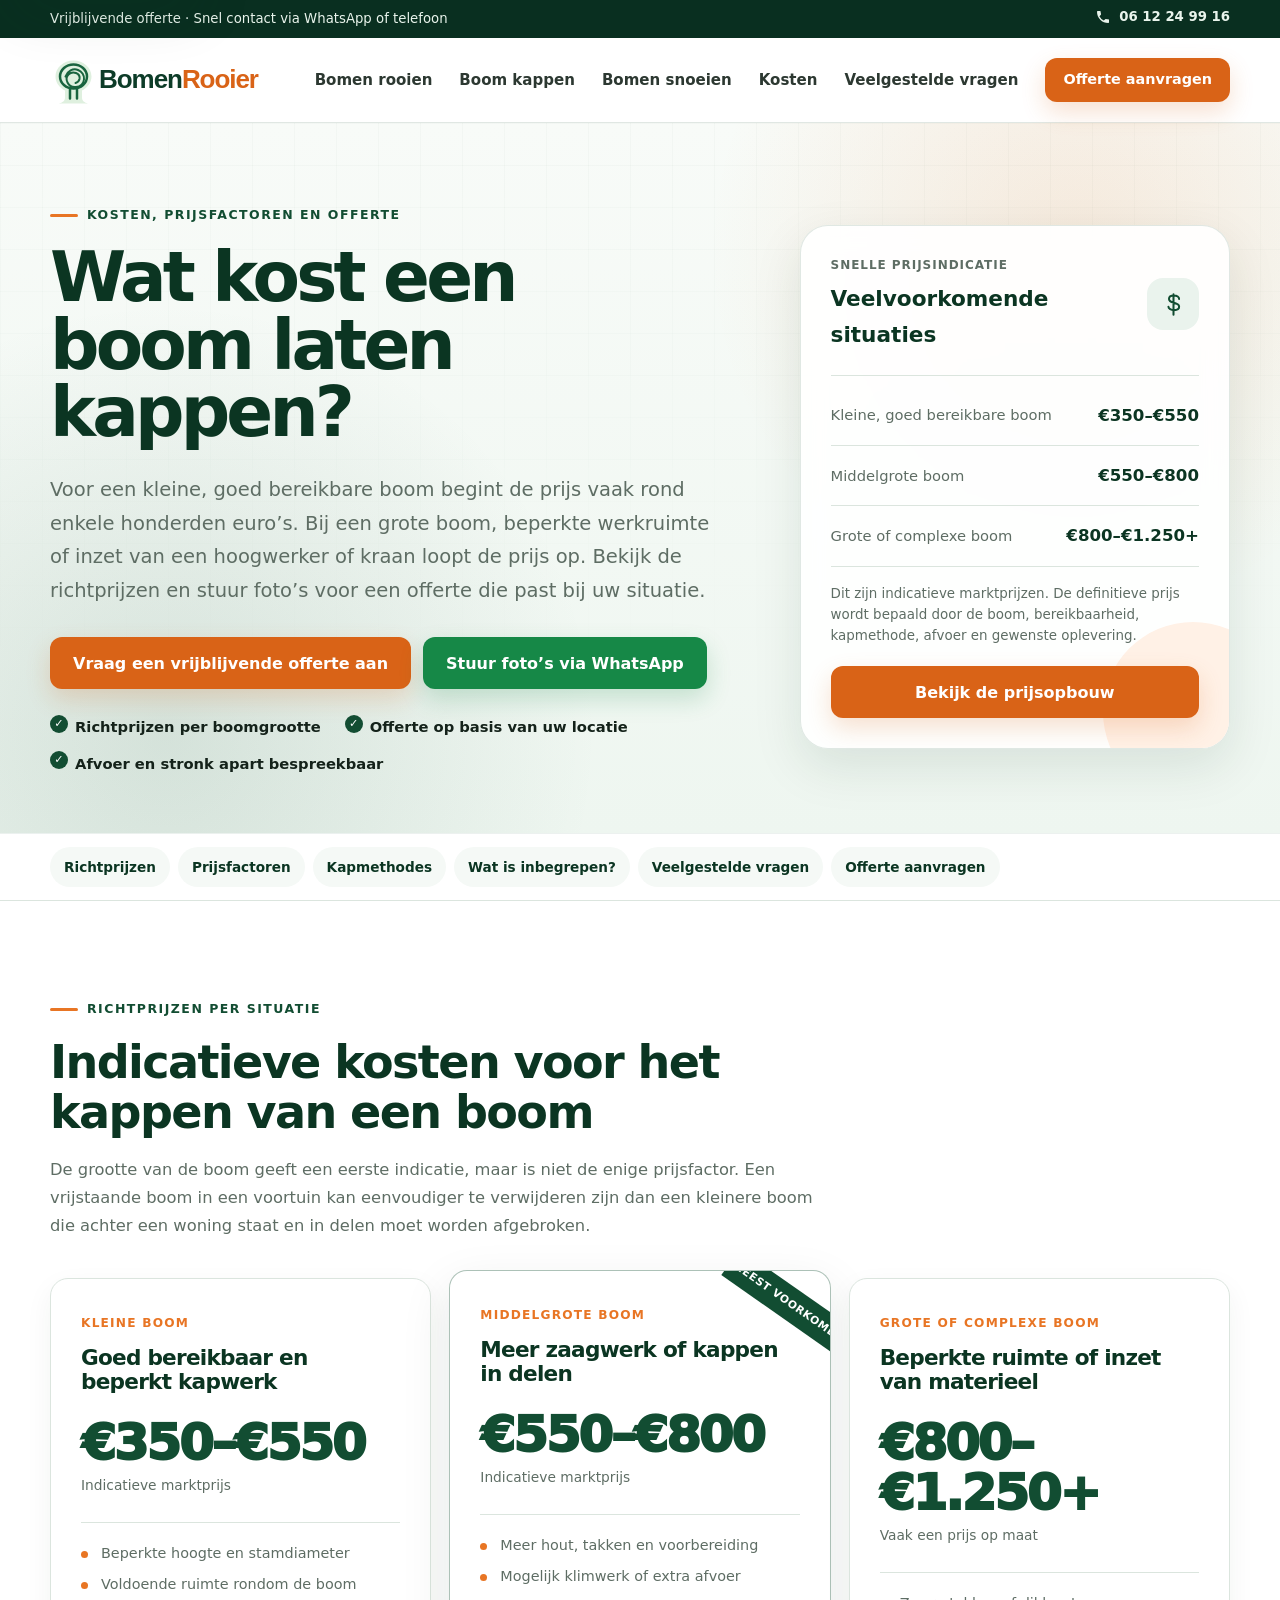
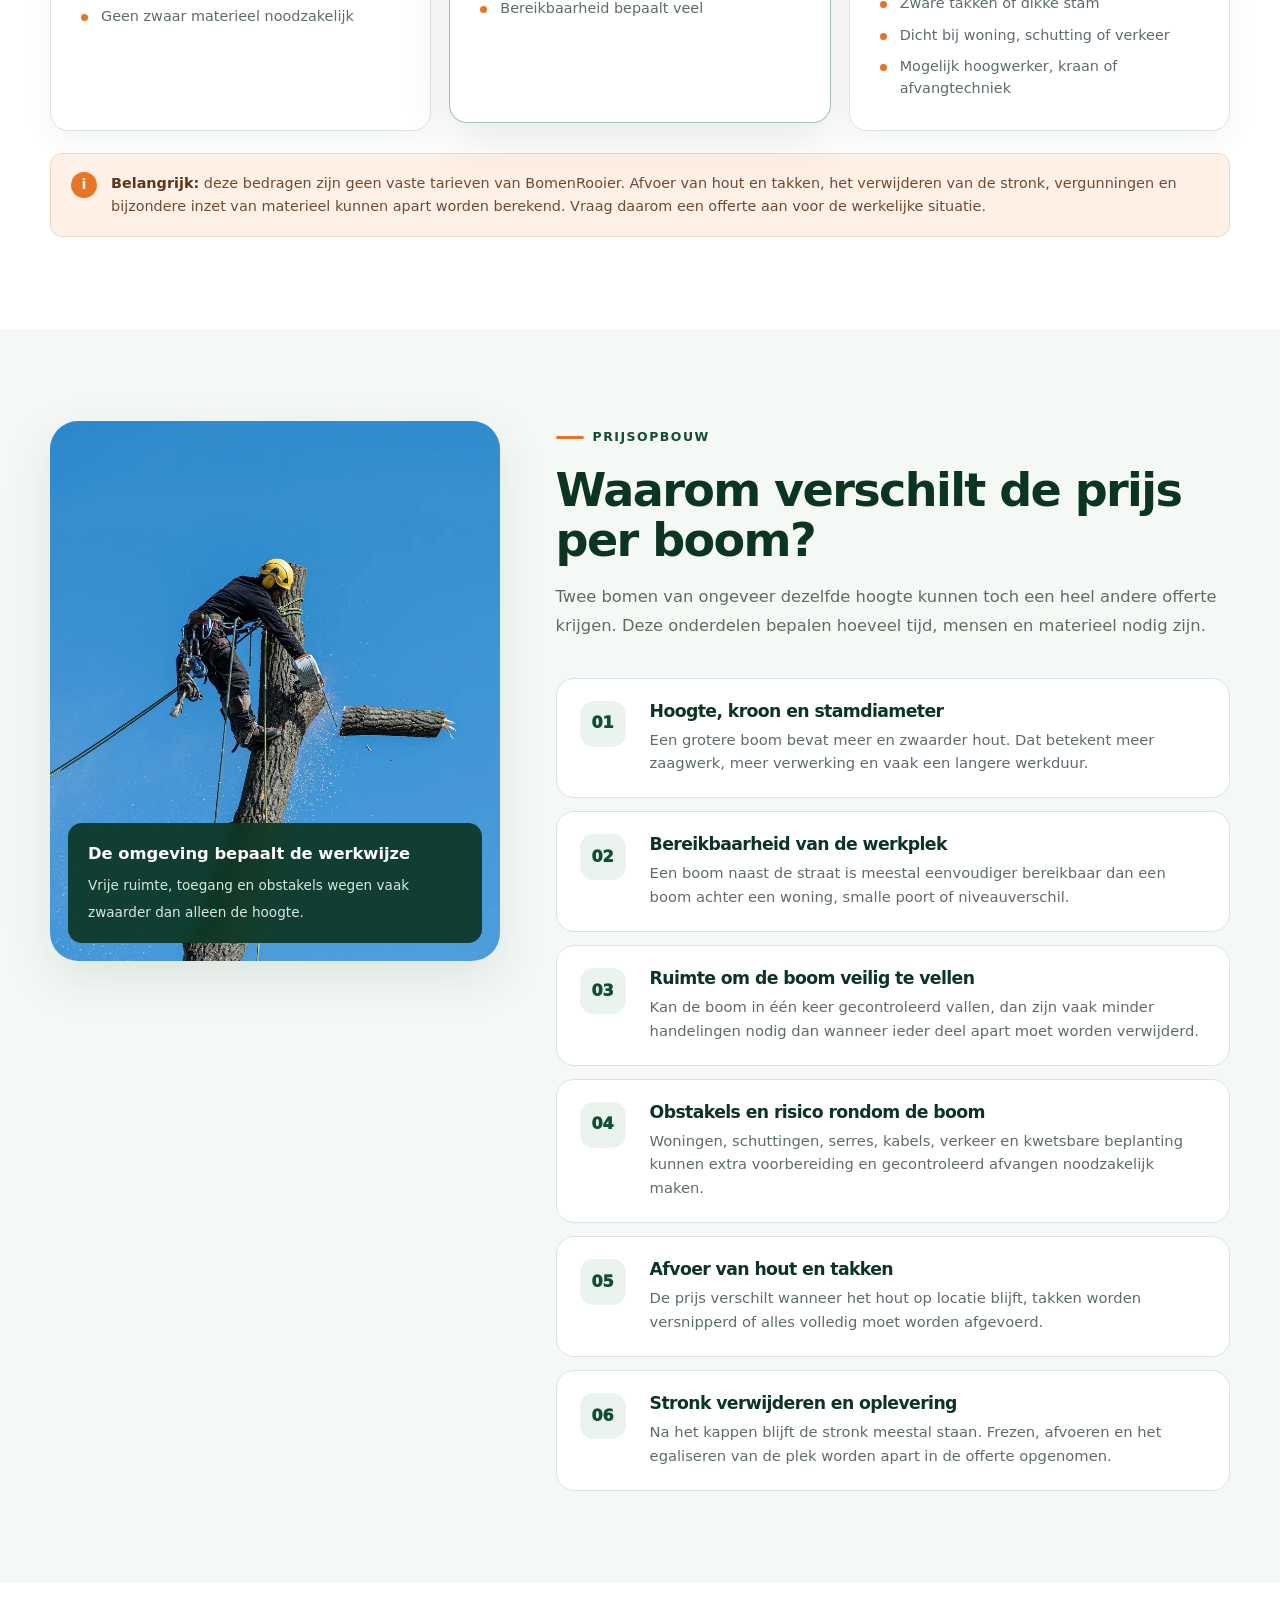
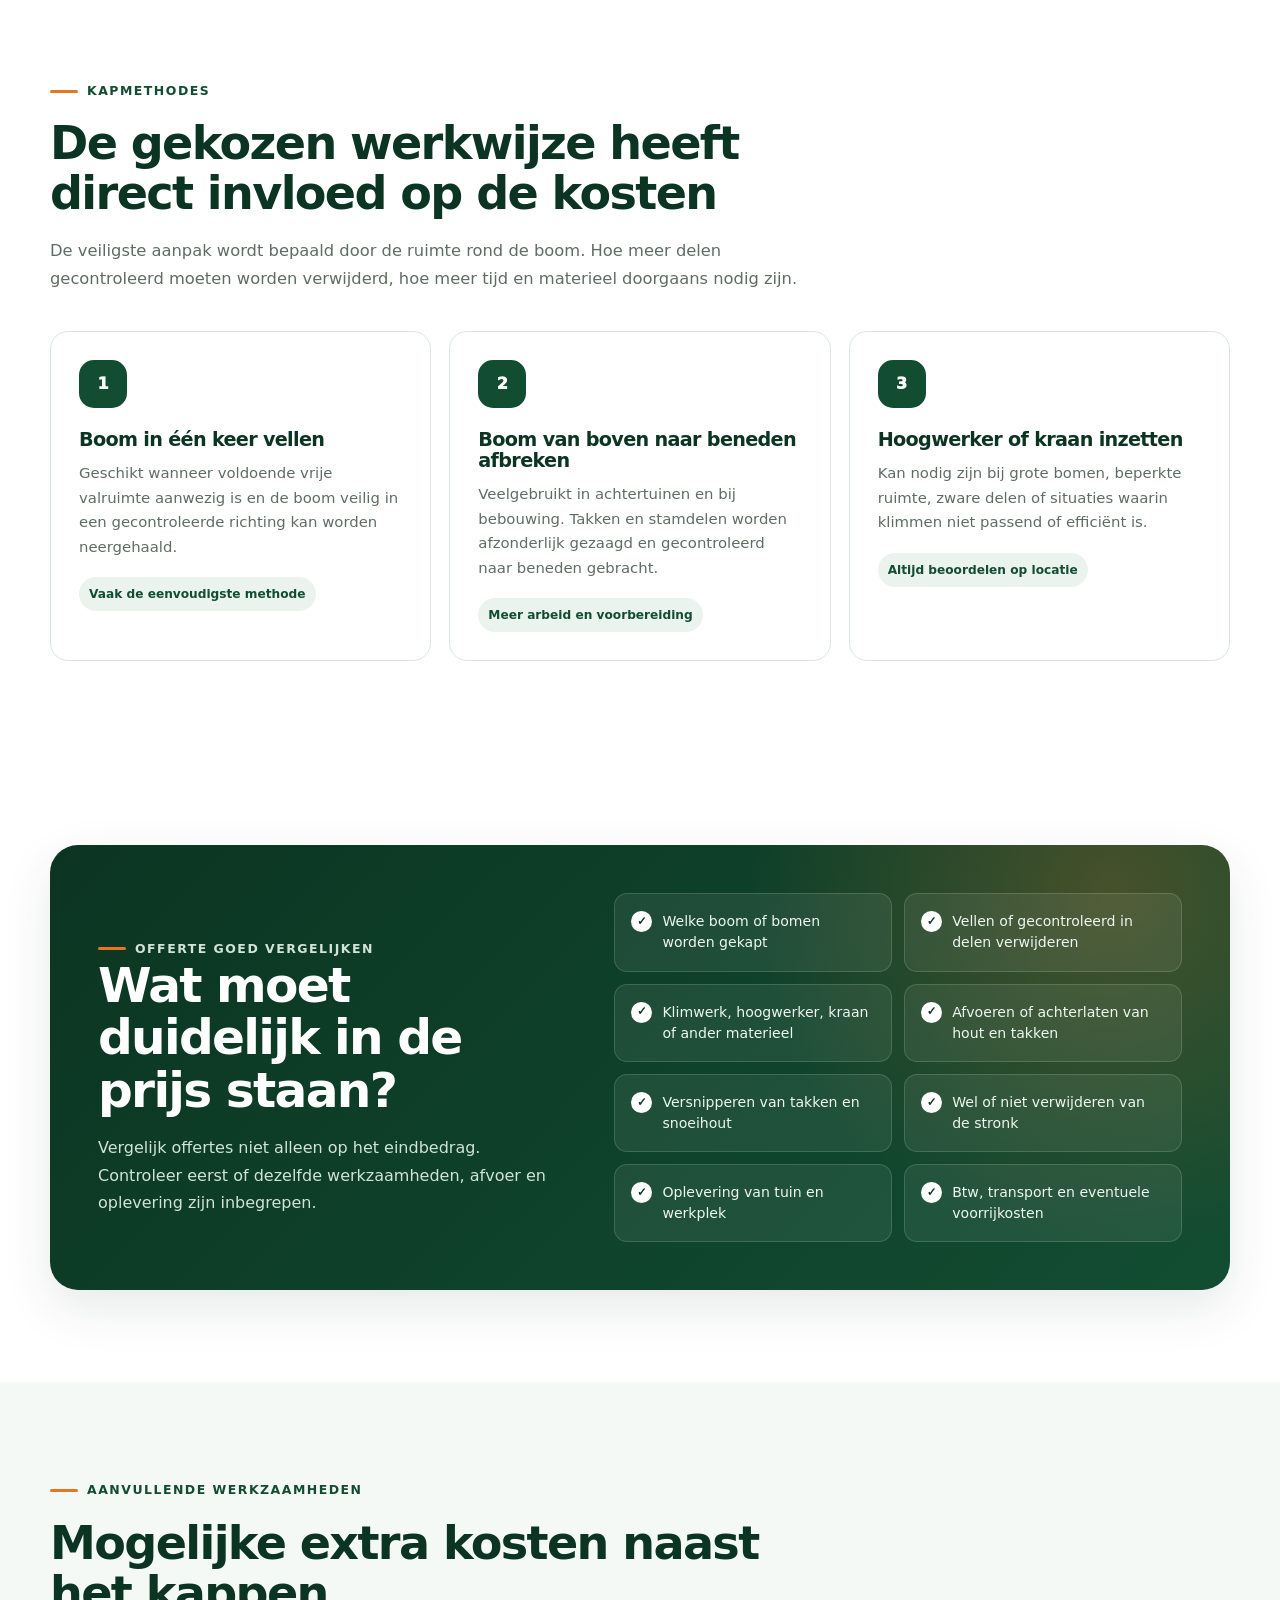
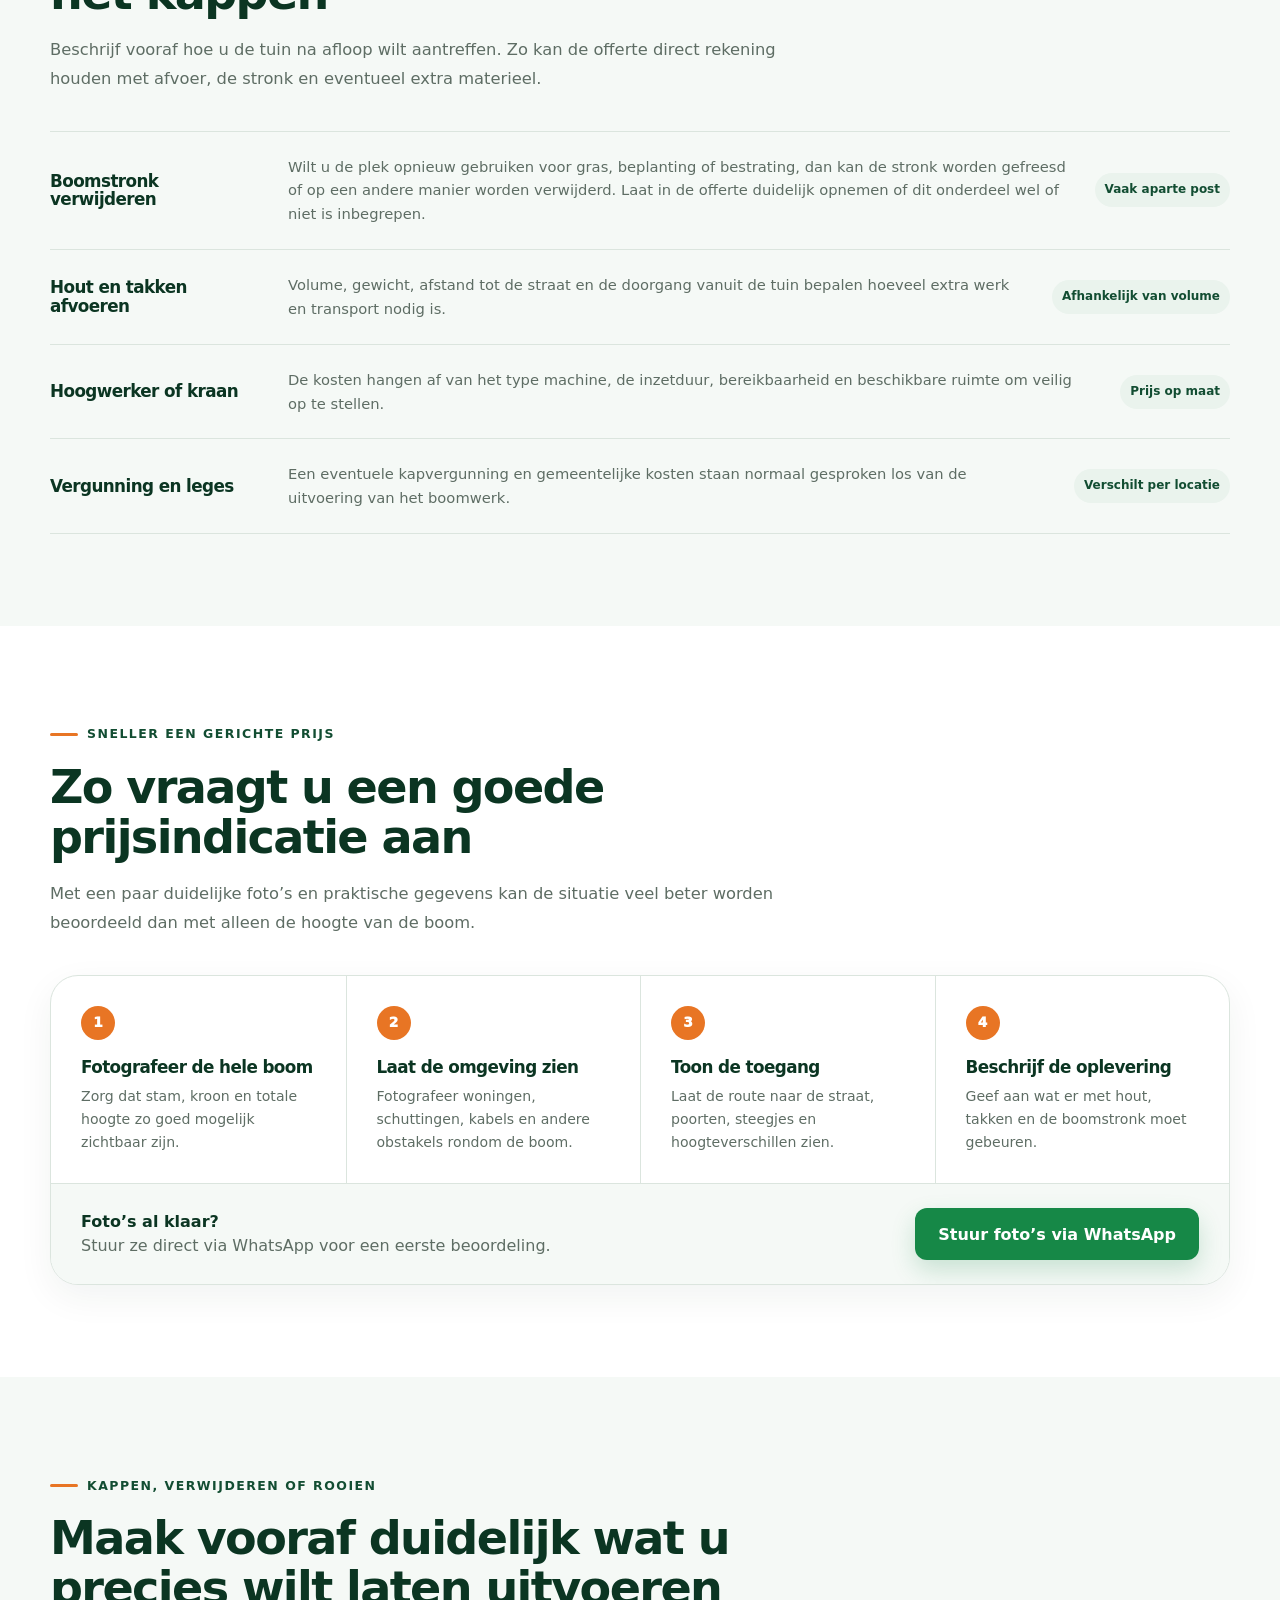
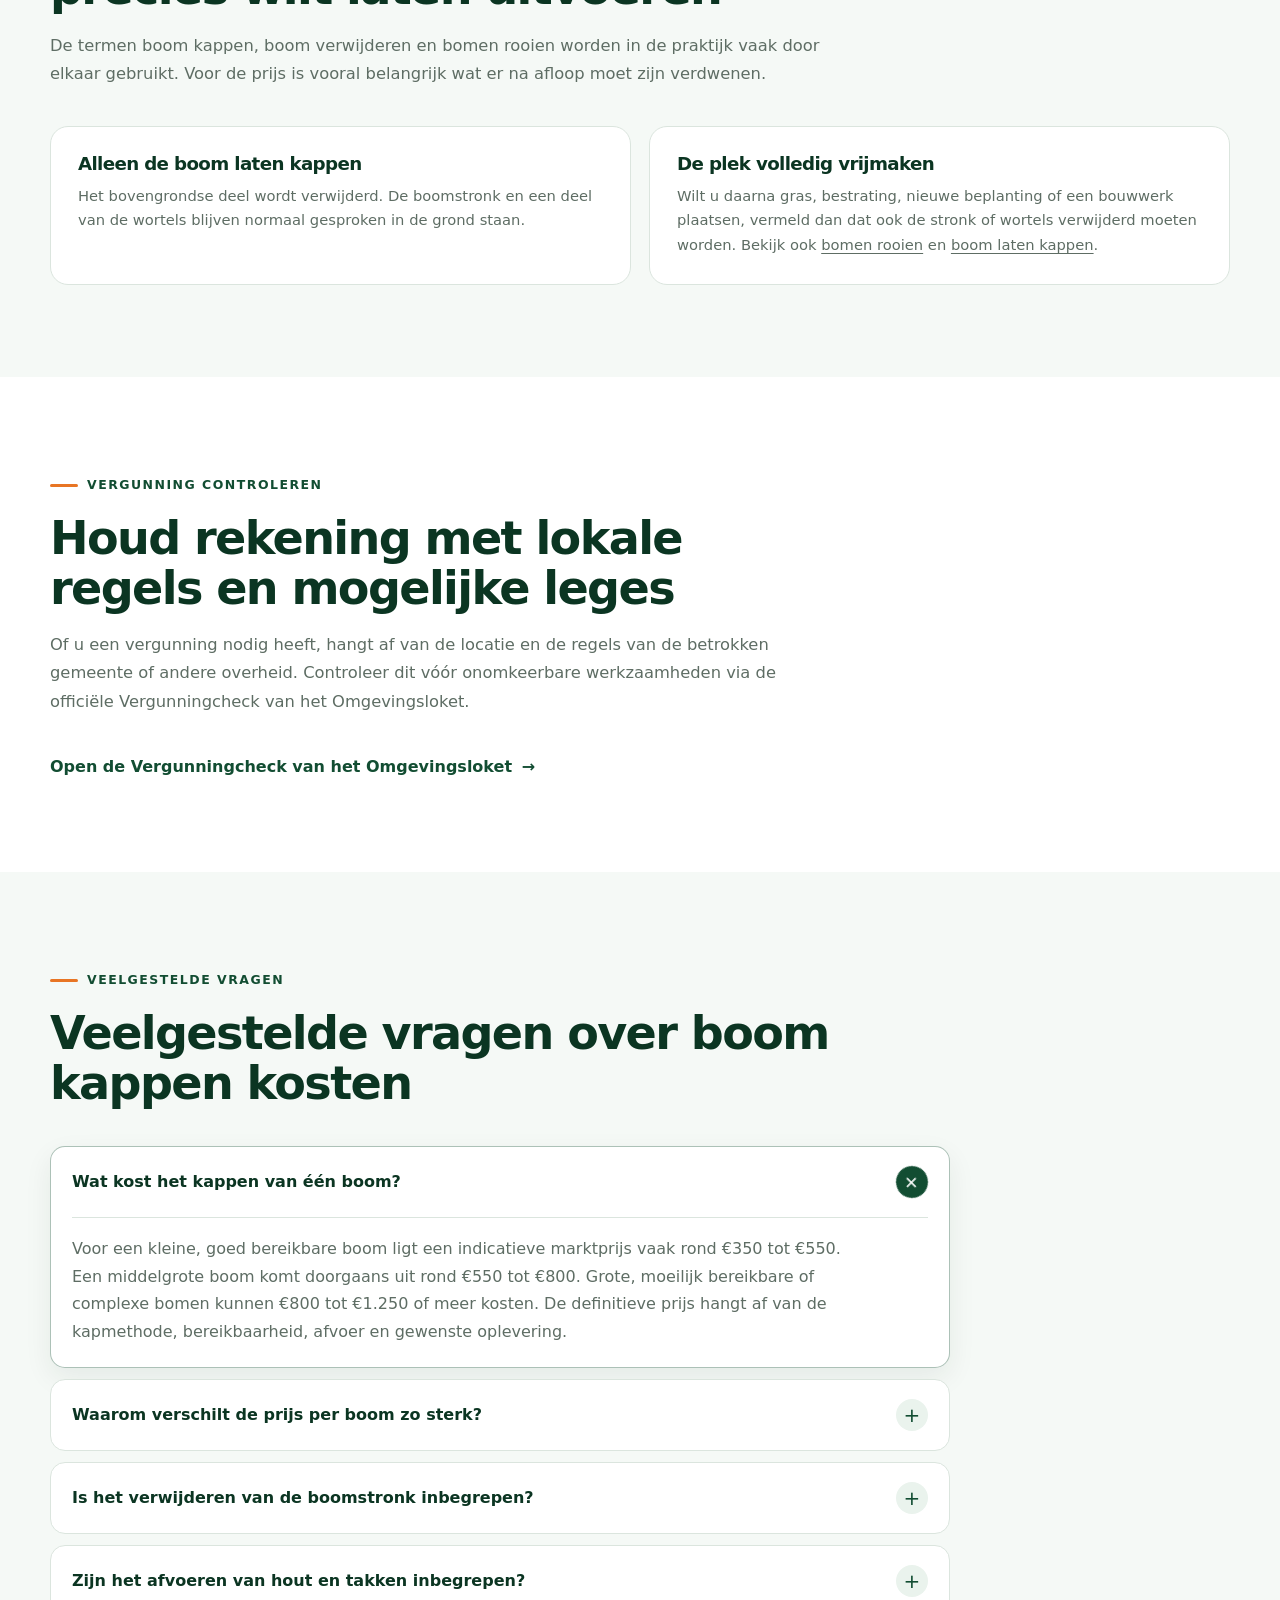
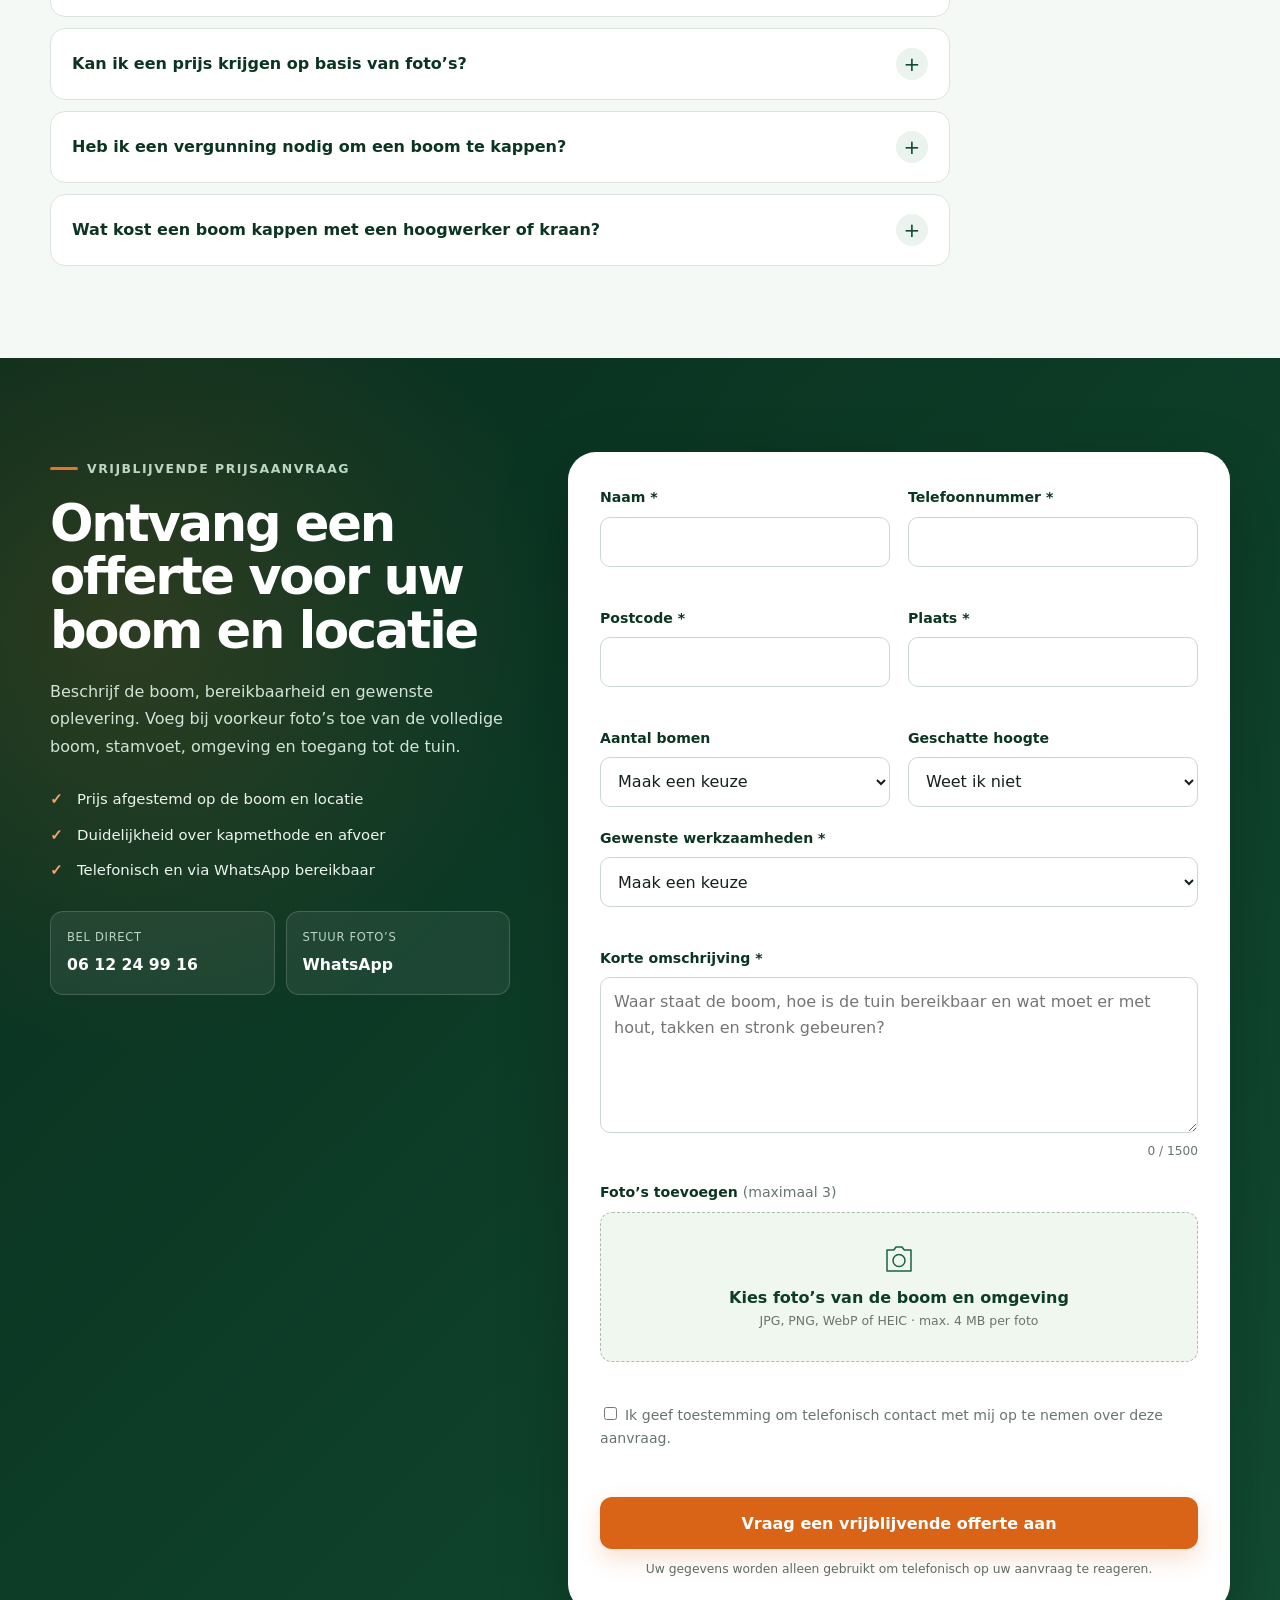
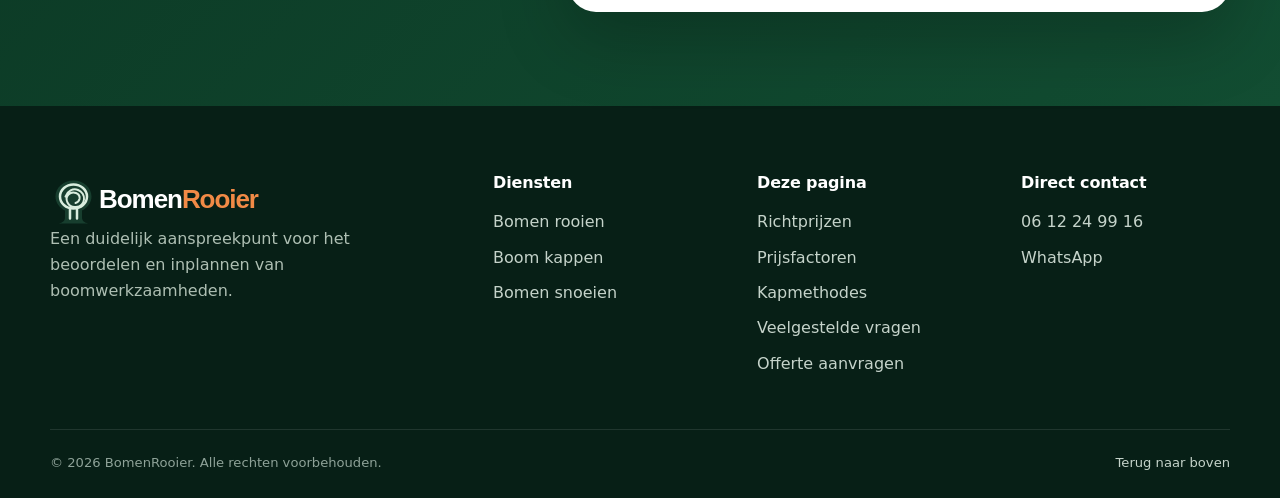
<file: boom-kappen-kosten/index.html>
<!doctype html>
<html lang="nl">
<head>
  <meta charset="utf-8">
  <meta name="viewport" content="width=device-width, initial-scale=1, viewport-fit=cover">

  <title>Boom kappen kosten: prijzen &amp; offerte | BomenRooier</title>
  <meta name="description" content="Wat kost een boom laten kappen? Bekijk indicatieve prijzen, belangrijke kostenfactoren en vraag vrijblijvend een offerte aan.">
  <meta name="robots" content="index, follow">
  <link rel="canonical" href="https://bomenrooier.nl/boom-kappen-kosten/">
  <meta name="theme-color" content="#124d32">

  <meta property="og:type" content="website">
  <meta property="og:locale" content="nl_NL">
  <meta property="og:site_name" content="BomenRooier">
  <meta property="og:title" content="Boom kappen kosten: prijzen &amp; offerte | BomenRooier">
  <meta property="og:description" content="Bekijk indicatieve kosten voor het laten kappen van een boom en vraag een prijs voor uw situatie aan.">
  <meta property="og:url" content="https://bomenrooier.nl/boom-kappen-kosten/">
  <meta property="og:image" content="https://bomenrooier.nl/assets/images/bomenrooier-open-graph.webp">
  <meta property="og:image:width" content="1200">
  <meta property="og:image:height" content="630">
  <meta property="og:image:alt" content="Boom laten kappen via BomenRooier">
  <meta name="twitter:card" content="summary_large_image">

  <link rel="icon" href="../favicon.svg" type="image/svg+xml">
  <link rel="apple-touch-icon" href="../assets/icons/apple-touch-icon.png">
  <link rel="manifest" href="../site.webmanifest">
  <link rel="stylesheet" href="../assets/css/styles.css">

  <style>
    /* =========================================================
       Pagina: Boom kappen kosten
       Nieuwe, rustige editorial layout. Alle classes beginnen met bk-
       zodat de bestaande globale stylesheet intact blijft.
       ========================================================= */

    :root {
      --bk-green: #124d32;
      --bk-green-dark: #0b3522;
      --bk-green-soft: #eaf3ed;
      --bk-green-pale: #f5f9f6;
      --bk-orange: #e87524;
      --bk-orange-soft: #fff1e6;
      --bk-ink: #14221a;
      --bk-muted: #5e6d64;
      --bk-line: #dbe5de;
      --bk-white: #ffffff;
      --bk-shadow: 0 18px 50px rgba(10, 48, 30, .10);
      --bk-radius-lg: 28px;
      --bk-radius-md: 18px;
      --bk-radius-sm: 12px;
    }

    html { scroll-behavior: smooth; }

    #kosten,
    #factoren,
    #werkwijze,
    #inbegrepen,
    #faq,
    #offerte { scroll-margin-top: 112px; }

    .bk-hero {
      position: relative;
      overflow: hidden;
      padding: 76px 0 58px;
      background:
        radial-gradient(circle at 84% 18%, rgba(232, 117, 36, .13), transparent 30%),
        radial-gradient(circle at 13% 86%, rgba(18, 77, 50, .12), transparent 34%),
        linear-gradient(180deg, #f8fbf8 0%, #eef6f0 100%);
    }

    .bk-hero::before {
      content: "";
      position: absolute;
      inset: 0;
      pointer-events: none;
      background-image:
        linear-gradient(rgba(18, 77, 50, .035) 1px, transparent 1px),
        linear-gradient(90deg, rgba(18, 77, 50, .035) 1px, transparent 1px);
      background-size: 42px 42px;
      mask-image: linear-gradient(to bottom, rgba(0,0,0,.7), transparent 80%);
    }

    .bk-hero__grid {
      position: relative;
      z-index: 1;
      display: grid;
      grid-template-columns: minmax(0, 1.14fr) minmax(340px, .72fr);
      gap: 68px;
      align-items: center;
    }

    .bk-kicker {
      display: inline-flex;
      align-items: center;
      gap: 9px;
      margin: 0 0 18px;
      color: var(--bk-green);
      font-size: .78rem;
      font-weight: 900;
      letter-spacing: .12em;
      text-transform: uppercase;
    }

    .bk-kicker::before {
      content: "";
      width: 28px;
      height: 3px;
      border-radius: 999px;
      background: var(--bk-orange);
    }

    .bk-hero h1 {
      max-width: 780px;
      margin: 0;
      color: var(--bk-green-dark);
      font-size: clamp(2.65rem, 5.4vw, 5.25rem);
      line-height: .98;
      letter-spacing: -.055em;
    }

    .bk-hero__lead {
      max-width: 710px;
      margin: 26px 0 0;
      color: var(--bk-muted);
      font-size: clamp(1.03rem, 1.7vw, 1.22rem);
      line-height: 1.72;
    }

    .bk-hero__actions {
      display: flex;
      flex-wrap: wrap;
      gap: 12px;
      margin-top: 30px;
    }

    .bk-hero__proof {
      display: flex;
      flex-wrap: wrap;
      gap: 12px 24px;
      margin: 26px 0 0;
      padding: 0;
      list-style: none;
    }

    .bk-hero__proof li {
      position: relative;
      padding-left: 25px;
      color: var(--bk-ink);
      font-size: .92rem;
      font-weight: 750;
    }

    .bk-hero__proof li::before {
      content: "✓";
      position: absolute;
      left: 0;
      top: -.05em;
      display: grid;
      width: 18px;
      height: 18px;
      place-items: center;
      border-radius: 50%;
      color: var(--bk-white);
      background: var(--bk-green);
      font-size: .7rem;
      font-weight: 900;
    }

    .bk-estimate {
      position: relative;
      overflow: hidden;
      padding: 30px;
      border: 1px solid rgba(18, 77, 50, .13);
      border-radius: var(--bk-radius-lg);
      background: rgba(255, 255, 255, .92);
      box-shadow: var(--bk-shadow);
      backdrop-filter: blur(12px);
    }

    .bk-estimate::after {
      content: "";
      position: absolute;
      right: -54px;
      bottom: -54px;
      width: 180px;
      height: 180px;
      border-radius: 50%;
      background: var(--bk-orange-soft);
    }

    .bk-estimate__top,
    .bk-estimate__rows,
    .bk-estimate__note,
    .bk-estimate .button { position: relative; z-index: 1; }

    .bk-estimate__top {
      display: flex;
      align-items: center;
      justify-content: space-between;
      gap: 20px;
      padding-bottom: 22px;
      border-bottom: 1px solid var(--bk-line);
    }

    .bk-estimate__top small {
      display: block;
      margin-bottom: 5px;
      color: var(--bk-muted);
      font-size: .75rem;
      font-weight: 850;
      letter-spacing: .08em;
      text-transform: uppercase;
    }

    .bk-estimate__top strong {
      color: var(--bk-green-dark);
      font-size: 1.35rem;
    }

    .bk-estimate__icon {
      display: grid;
      width: 52px;
      height: 52px;
      flex: 0 0 52px;
      place-items: center;
      border-radius: 16px;
      color: var(--bk-green);
      background: var(--bk-green-soft);
    }

    .bk-estimate__icon svg {
      width: 27px;
      height: 27px;
      fill: none;
      stroke: currentColor;
      stroke-width: 1.8;
      stroke-linecap: round;
      stroke-linejoin: round;
    }

    .bk-estimate__rows { margin-top: 10px; }

    .bk-estimate__row {
      display: grid;
      grid-template-columns: 1fr auto;
      gap: 16px;
      align-items: center;
      padding: 16px 0;
      border-bottom: 1px solid var(--bk-line);
    }

    .bk-estimate__row span {
      color: var(--bk-muted);
      font-size: .92rem;
    }

    .bk-estimate__row strong {
      color: var(--bk-green-dark);
      font-size: 1.04rem;
      white-space: nowrap;
    }

    .bk-estimate__note {
      margin: 17px 0 20px;
      color: var(--bk-muted);
      font-size: .84rem;
      line-height: 1.55;
    }

    .bk-jumpbar {
      position: relative;
      z-index: 5;
      margin-top: -1px;
      border-top: 1px solid rgba(18, 77, 50, .08);
      border-bottom: 1px solid var(--bk-line);
      background: rgba(255, 255, 255, .94);
      backdrop-filter: blur(10px);
    }

    .bk-jumpbar__inner {
      display: flex;
      align-items: center;
      gap: 8px;
      overflow-x: auto;
      padding: 13px 0;
      scrollbar-width: none;
    }

    .bk-jumpbar__inner::-webkit-scrollbar { display: none; }

    .bk-jumpbar a {
      flex: 0 0 auto;
      padding: 9px 14px;
      border-radius: 999px;
      color: var(--bk-green-dark);
      background: var(--bk-green-pale);
      font-size: .85rem;
      font-weight: 800;
      text-decoration: none;
      transition: background .2s ease, color .2s ease, transform .2s ease;
    }

    .bk-jumpbar a:hover {
      color: var(--bk-white);
      background: var(--bk-green);
      transform: translateY(-1px);
    }

    .bk-section { padding: 92px 0; }
    .bk-section--soft { background: var(--bk-green-pale); }

    .bk-heading {
      max-width: 790px;
      margin-bottom: 38px;
    }

    .bk-heading h2 {
      margin: 0;
      color: var(--bk-green-dark);
      font-size: clamp(2rem, 3.6vw, 3.45rem);
      line-height: 1.08;
      letter-spacing: -.035em;
    }

    .bk-heading p:not(.bk-kicker) {
      margin: 18px 0 0;
      color: var(--bk-muted);
      font-size: 1.02rem;
      line-height: 1.72;
    }

    .bk-price-grid {
      display: grid;
      grid-template-columns: repeat(3, minmax(0, 1fr));
      gap: 18px;
    }

    .bk-price-card {
      position: relative;
      overflow: hidden;
      min-height: 330px;
      padding: 30px;
      border: 1px solid var(--bk-line);
      border-radius: var(--bk-radius-md);
      background: var(--bk-white);
      box-shadow: 0 10px 28px rgba(10, 48, 30, .055);
    }

    .bk-price-card--featured {
      border-color: rgba(18, 77, 50, .35);
      box-shadow: var(--bk-shadow);
      transform: translateY(-8px);
    }

    .bk-price-card--featured::before {
      content: "Meest voorkomend";
      position: absolute;
      top: 18px;
      right: -37px;
      width: 150px;
      padding: 7px 0;
      color: var(--bk-white);
      background: var(--bk-green);
      font-size: .67rem;
      font-weight: 900;
      letter-spacing: .06em;
      text-align: center;
      text-transform: uppercase;
      transform: rotate(35deg);
    }

    .bk-price-card__label {
      color: var(--bk-orange);
      font-size: .76rem;
      font-weight: 900;
      letter-spacing: .1em;
      text-transform: uppercase;
    }

    .bk-price-card h3 {
      margin: 11px 0 0;
      color: var(--bk-green-dark);
      font-size: 1.35rem;
    }

    .bk-price-card__amount {
      margin: 24px 0 6px;
      color: var(--bk-green);
      font-size: clamp(2rem, 4vw, 3.15rem);
      font-weight: 950;
      line-height: 1;
      letter-spacing: -.05em;
    }

    .bk-price-card__sub {
      color: var(--bk-muted);
      font-size: .86rem;
    }

    .bk-price-card ul {
      display: grid;
      gap: 10px;
      margin: 25px 0 0;
      padding: 20px 0 0;
      border-top: 1px solid var(--bk-line);
      list-style: none;
    }

    .bk-price-card li {
      position: relative;
      padding-left: 20px;
      color: var(--bk-muted);
      font-size: .9rem;
      line-height: 1.5;
    }

    .bk-price-card li::before {
      content: "";
      position: absolute;
      top: .55em;
      left: 0;
      width: 7px;
      height: 7px;
      border-radius: 50%;
      background: var(--bk-orange);
    }

    .bk-disclaimer {
      display: grid;
      grid-template-columns: auto 1fr;
      gap: 14px;
      align-items: start;
      margin-top: 22px;
      padding: 18px 20px;
      border: 1px solid #f3d8c3;
      border-radius: var(--bk-radius-sm);
      background: var(--bk-orange-soft);
      color: #6f4a31;
      font-size: .9rem;
      line-height: 1.62;
    }

    .bk-disclaimer strong { color: #5d351c; }

    .bk-disclaimer__mark {
      display: grid;
      width: 26px;
      height: 26px;
      place-items: center;
      border-radius: 50%;
      color: var(--bk-white);
      background: var(--bk-orange);
      font-weight: 900;
    }

    .bk-factor-layout {
      display: grid;
      grid-template-columns: minmax(300px, .8fr) minmax(0, 1.2fr);
      gap: 56px;
      align-items: start;
    }

    .bk-factor-visual {
      position: sticky;
      top: 120px;
    }

    .bk-factor-visual__image {
      position: relative;
      overflow: hidden;
      min-height: 540px;
      border-radius: var(--bk-radius-lg);
      box-shadow: var(--bk-shadow);
    }

    .bk-factor-visual__image img {
      width: 100%;
      height: 100%;
      min-height: 540px;
      object-fit: cover;
      display: block;
    }

    .bk-factor-visual__caption {
      position: absolute;
      right: 18px;
      bottom: 18px;
      left: 18px;
      padding: 18px 20px;
      border-radius: 14px;
      color: var(--bk-white);
      background: rgba(11, 53, 34, .91);
      backdrop-filter: blur(8px);
    }

    .bk-factor-visual__caption strong {
      display: block;
      margin-bottom: 4px;
      font-size: 1.02rem;
    }

    .bk-factor-visual__caption span {
      color: #d8e8dd;
      font-size: .85rem;
    }

    .bk-factor-list {
      display: grid;
      gap: 13px;
    }

    .bk-factor-item {
      display: grid;
      grid-template-columns: 52px 1fr;
      gap: 18px;
      padding: 22px 23px;
      border: 1px solid var(--bk-line);
      border-radius: var(--bk-radius-md);
      background: var(--bk-white);
    }

    .bk-factor-item__number {
      display: grid;
      width: 46px;
      height: 46px;
      place-items: center;
      border-radius: 14px;
      color: var(--bk-green);
      background: var(--bk-green-soft);
      font-weight: 950;
    }

    .bk-factor-item h3 {
      margin: 1px 0 7px;
      color: var(--bk-green-dark);
      font-size: 1.08rem;
    }

    .bk-factor-item p {
      margin: 0;
      color: var(--bk-muted);
      font-size: .92rem;
      line-height: 1.62;
    }

    .bk-method-grid {
      display: grid;
      grid-template-columns: repeat(3, minmax(0, 1fr));
      gap: 18px;
    }

    .bk-method {
      padding: 28px;
      border: 1px solid var(--bk-line);
      border-radius: var(--bk-radius-md);
      background: var(--bk-white);
    }

    .bk-method__icon {
      display: grid;
      width: 48px;
      height: 48px;
      place-items: center;
      margin-bottom: 21px;
      border-radius: 15px;
      color: var(--bk-white);
      background: var(--bk-green);
      font-weight: 950;
    }

    .bk-method h3 {
      margin: 0;
      color: var(--bk-green-dark);
      font-size: 1.2rem;
    }

    .bk-method p {
      margin: 11px 0 0;
      color: var(--bk-muted);
      font-size: .93rem;
      line-height: 1.65;
    }

    .bk-method__tag {
      display: inline-block;
      margin-top: 18px;
      padding: 7px 10px;
      border-radius: 999px;
      color: var(--bk-green);
      background: var(--bk-green-soft);
      font-size: .76rem;
      font-weight: 850;
    }

    .bk-included {
      display: grid;
      grid-template-columns: minmax(0, .9fr) minmax(0, 1.1fr);
      gap: 52px;
      align-items: center;
      padding: 48px;
      border-radius: var(--bk-radius-lg);
      color: var(--bk-white);
      background:
        radial-gradient(circle at 90% 10%, rgba(232, 117, 36, .25), transparent 32%),
        linear-gradient(135deg, var(--bk-green-dark), var(--bk-green));
      box-shadow: var(--bk-shadow);
    }

    .bk-included h2 {
      margin: 0;
      color: var(--bk-white);
      font-size: clamp(2rem, 3.8vw, 3.35rem);
      line-height: 1.08;
      letter-spacing: -.035em;
    }

    .bk-included p {
      margin: 18px 0 0;
      color: #d2e3d7;
      line-height: 1.7;
    }

    .bk-check-grid {
      display: grid;
      grid-template-columns: repeat(2, minmax(0, 1fr));
      gap: 12px;
      margin: 0;
      padding: 0;
      list-style: none;
    }

    .bk-check-grid li {
      position: relative;
      min-height: 68px;
      padding: 17px 17px 17px 47px;
      border: 1px solid rgba(255, 255, 255, .15);
      border-radius: 13px;
      color: #eff7f1;
      background: rgba(255, 255, 255, .07);
      font-size: .88rem;
      line-height: 1.5;
    }

    .bk-check-grid li::before {
      content: "✓";
      position: absolute;
      top: 17px;
      left: 16px;
      display: grid;
      width: 21px;
      height: 21px;
      place-items: center;
      border-radius: 50%;
      color: var(--bk-green-dark);
      background: var(--bk-white);
      font-size: .72rem;
      font-weight: 950;
    }

    .bk-extra-list {
      border-top: 1px solid var(--bk-line);
    }

    .bk-extra-row {
      display: grid;
      grid-template-columns: 210px 1fr auto;
      gap: 28px;
      align-items: center;
      padding: 23px 0;
      border-bottom: 1px solid var(--bk-line);
    }

    .bk-extra-row h3 {
      margin: 0;
      color: var(--bk-green-dark);
      font-size: 1.05rem;
    }

    .bk-extra-row p {
      margin: 0;
      color: var(--bk-muted);
      font-size: .92rem;
      line-height: 1.62;
    }

    .bk-extra-row span {
      justify-self: end;
      padding: 7px 10px;
      border-radius: 999px;
      color: var(--bk-green);
      background: var(--bk-green-soft);
      font-size: .75rem;
      font-weight: 850;
      white-space: nowrap;
    }

    .bk-process {
      overflow: hidden;
      border: 1px solid var(--bk-line);
      border-radius: var(--bk-radius-lg);
      background: var(--bk-white);
      box-shadow: 0 12px 36px rgba(10, 48, 30, .06);
    }

    .bk-process__grid {
      display: grid;
      grid-template-columns: repeat(4, minmax(0, 1fr));
    }

    .bk-step {
      position: relative;
      padding: 30px;
    }

    .bk-step + .bk-step { border-left: 1px solid var(--bk-line); }

    .bk-step__number {
      display: inline-flex;
      align-items: center;
      justify-content: center;
      width: 34px;
      height: 34px;
      margin-bottom: 18px;
      border-radius: 50%;
      color: var(--bk-white);
      background: var(--bk-orange);
      font-size: .86rem;
      font-weight: 950;
    }

    .bk-step h3 {
      margin: 0;
      color: var(--bk-green-dark);
      font-size: 1.05rem;
    }

    .bk-step p {
      margin: 9px 0 0;
      color: var(--bk-muted);
      font-size: .88rem;
      line-height: 1.62;
    }

    .bk-process__cta {
      display: flex;
      align-items: center;
      justify-content: space-between;
      gap: 26px;
      padding: 24px 30px;
      border-top: 1px solid var(--bk-line);
      background: var(--bk-green-pale);
    }

    .bk-process__cta p {
      margin: 0;
      color: var(--bk-muted);
      line-height: 1.55;
    }

    .bk-process__cta strong { color: var(--bk-green-dark); }

    .bk-compare {
      display: grid;
      grid-template-columns: repeat(2, minmax(0, 1fr));
      gap: 18px;
      margin-top: 22px;
    }

    .bk-compare-card {
      padding: 27px;
      border: 1px solid var(--bk-line);
      border-radius: var(--bk-radius-md);
      background: var(--bk-white);
    }

    .bk-compare-card h3 {
      margin: 0;
      color: var(--bk-green-dark);
      font-size: 1.14rem;
    }

    .bk-compare-card p {
      margin: 10px 0 0;
      color: var(--bk-muted);
      font-size: .92rem;
      line-height: 1.66;
    }

    .bk-faq-list {
      display: grid;
      gap: 11px;
      max-width: 900px;
    }

    .bk-faq-item {
      overflow: hidden;
      border: 1px solid var(--bk-line);
      border-radius: 15px;
      background: var(--bk-white);
      transition: border-color .2s ease, box-shadow .2s ease;
    }

    .bk-faq-item[open] {
      border-color: rgba(18, 77, 50, .35);
      box-shadow: 0 10px 28px rgba(10, 48, 30, .07);
    }

    .bk-faq-item summary {
      display: flex;
      min-height: 70px;
      align-items: center;
      justify-content: space-between;
      gap: 20px;
      padding: 19px 21px;
      color: var(--bk-green-dark);
      font-weight: 850;
      line-height: 1.4;
      cursor: pointer;
      list-style: none;
    }

    .bk-faq-item summary::-webkit-details-marker { display: none; }
    .bk-faq-item summary::marker { content: ""; }

    .bk-faq-item summary::after {
      content: "+";
      display: grid;
      width: 32px;
      height: 32px;
      flex: 0 0 32px;
      place-items: center;
      border-radius: 50%;
      color: var(--bk-green);
      background: var(--bk-green-soft);
      font-size: 1.25rem;
      font-weight: 500;
      transition: transform .2s ease, background .2s ease, color .2s ease;
    }

    .bk-faq-item[open] summary::after {
      color: var(--bk-white);
      background: var(--bk-green);
      transform: rotate(45deg);
    }

    .bk-faq-answer {
      margin: 0 21px;
      padding: 17px 0 22px;
      border-top: 1px solid var(--bk-line);
    }

    .bk-faq-answer p {
      max-width: 780px;
      margin: 0;
      color: var(--bk-muted);
      line-height: 1.72;
    }

    .bk-offer {
      padding: 94px 0;
      color: var(--bk-white);
      background:
        radial-gradient(circle at 10% 20%, rgba(232, 117, 36, .16), transparent 27%),
        linear-gradient(135deg, #082d1d 0%, #124d32 100%);
    }

    .bk-offer__grid {
      display: grid;
      grid-template-columns: minmax(0, .82fr) minmax(420px, 1.18fr);
      gap: 58px;
      align-items: start;
    }

    .bk-offer__content {
      position: sticky;
      top: 118px;
    }

    .bk-offer__content .bk-kicker { color: #bcd6c4; }

    .bk-offer__content h2 {
      margin: 0;
      color: var(--bk-white);
      font-size: clamp(2.2rem, 4vw, 3.9rem);
      line-height: 1.04;
      letter-spacing: -.045em;
    }

    .bk-offer__content > p:not(.bk-kicker) {
      margin: 21px 0 0;
      color: #d2e3d7;
      line-height: 1.72;
    }

    .bk-offer__points {
      display: grid;
      gap: 11px;
      margin: 27px 0 0;
      padding: 0;
      list-style: none;
    }

    .bk-offer__points li {
      position: relative;
      padding-left: 27px;
      color: #edf5ef;
      font-size: .93rem;
    }

    .bk-offer__points li::before {
      content: "✓";
      position: absolute;
      left: 0;
      color: #f5a46c;
      font-weight: 950;
    }

    .bk-contact-cards {
      display: grid;
      grid-template-columns: repeat(2, minmax(0, 1fr));
      gap: 11px;
      margin-top: 28px;
    }

    .bk-contact-card {
      padding: 16px;
      border: 1px solid rgba(255,255,255,.16);
      border-radius: 13px;
      color: var(--bk-white);
      background: rgba(255,255,255,.07);
      text-decoration: none;
    }

    .bk-contact-card small {
      display: block;
      margin-bottom: 5px;
      color: #bcd6c4;
      font-size: .72rem;
      text-transform: uppercase;
      letter-spacing: .06em;
    }

    .bk-contact-card strong { font-size: .98rem; }

    .bk-offer .offer-form {
      padding: 32px;
      border-radius: var(--bk-radius-lg);
      background: var(--bk-white);
      box-shadow: 0 26px 70px rgba(0, 0, 0, .22);
    }

    .bk-offer .offer-form label { color: var(--bk-green-dark); }
    .bk-offer .offer-form .form-note { color: var(--bk-muted); }

    @media (prefers-reduced-motion: reduce) {
      html { scroll-behavior: auto; }
      .bk-jumpbar a,
      .bk-faq-item,
      .bk-faq-item summary::after { transition: none; }
    }

    @media (max-width: 1020px) {
      .bk-hero__grid,
      .bk-factor-layout,
      .bk-included,
      .bk-offer__grid {
        grid-template-columns: 1fr;
      }

      .bk-hero__grid { gap: 38px; }
      .bk-estimate { max-width: 720px; }
      .bk-factor-visual,
      .bk-offer__content { position: static; }
      .bk-factor-visual__image,
      .bk-factor-visual__image img { min-height: 430px; }
      .bk-process__grid { grid-template-columns: repeat(2, minmax(0, 1fr)); }
      .bk-step:nth-child(3) { border-left: 0; border-top: 1px solid var(--bk-line); }
      .bk-step:nth-child(4) { border-top: 1px solid var(--bk-line); }
    }

    @media (max-width: 820px) {
      .bk-price-grid,
      .bk-method-grid { grid-template-columns: 1fr; }
      .bk-price-card--featured { transform: none; }
      .bk-extra-row { grid-template-columns: 1fr; gap: 8px; }
      .bk-extra-row span { justify-self: start; }
      .bk-offer__grid { gap: 38px; }
    }

    @media (max-width: 680px) {
      .bk-hero { padding: 52px 0 40px; }
      .bk-hero h1 { font-size: clamp(2.45rem, 12vw, 4rem); }
      .bk-hero__actions { align-items: stretch; flex-direction: column; }
      .bk-hero__actions .button { width: 100%; }
      .bk-estimate { padding: 22px; border-radius: 21px; }
      .bk-estimate__row { align-items: start; }
      .bk-section { padding: 68px 0; }
      .bk-heading { margin-bottom: 28px; }
      .bk-price-card { min-height: auto; padding: 24px; }
      .bk-factor-visual__image,
      .bk-factor-visual__image img { min-height: 360px; }
      .bk-factor-item { grid-template-columns: 42px 1fr; gap: 14px; padding: 18px; }
      .bk-factor-item__number { width: 40px; height: 40px; }
      .bk-included { padding: 28px 22px; }
      .bk-check-grid { grid-template-columns: 1fr; }
      .bk-process__grid { grid-template-columns: 1fr; }
      .bk-step + .bk-step,
      .bk-step:nth-child(3),
      .bk-step:nth-child(4) { border-left: 0; border-top: 1px solid var(--bk-line); }
      .bk-process__cta { align-items: stretch; flex-direction: column; }
      .bk-process__cta .button { width: 100%; }
      .bk-compare { grid-template-columns: 1fr; }
      .bk-contact-cards { grid-template-columns: 1fr; }
      .bk-offer .offer-form { padding: 22px 18px; border-radius: 20px; }
      .bk-faq-item summary { min-height: 64px; padding: 17px 16px; }
      .bk-faq-answer { margin: 0 16px; }
    }
  </style>

  <!-- Google Tag Manager: plaats de officiële GTM-code hier. -->

  <script type="application/ld+json">
  {
    "@context": "https://schema.org",
    "@graph": [
      {
        "@type": "WebSite",
        "@id": "https://bomenrooier.nl/#website",
        "url": "https://bomenrooier.nl/",
        "name": "BomenRooier",
        "inLanguage": "nl-NL",
        "publisher": { "@id": "https://bomenrooier.nl/#organization" }
      },
      {
        "@type": "Organization",
        "@id": "https://bomenrooier.nl/#organization",
        "name": "BomenRooier",
        "url": "https://bomenrooier.nl/",
        "logo": "https://bomenrooier.nl/assets/icons/logo-bomenrooier.svg",
        "telephone": "+31612249916",
        "contactPoint": {
          "@type": "ContactPoint",
          "telephone": "+31612249916",
          "contactType": "customer service",
          "availableLanguage": "Dutch"
        }
      },
      {
        "@type": "WebPage",
        "@id": "https://bomenrooier.nl/boom-kappen-kosten/#webpage",
        "url": "https://bomenrooier.nl/boom-kappen-kosten/",
        "name": "Boom kappen kosten: prijzen & offerte | BomenRooier",
        "description": "Wat kost een boom laten kappen? Bekijk indicatieve prijzen, belangrijke kostenfactoren en vraag vrijblijvend een offerte aan.",
        "isPartOf": { "@id": "https://bomenrooier.nl/#website" },
        "about": { "@id": "https://bomenrooier.nl/boom-kappen-kosten/#service" },
        "breadcrumb": { "@id": "https://bomenrooier.nl/boom-kappen-kosten/#breadcrumb" },
        "inLanguage": "nl-NL"
      },
      {
        "@type": "BreadcrumbList",
        "@id": "https://bomenrooier.nl/boom-kappen-kosten/#breadcrumb",
        "itemListElement": [
          {
            "@type": "ListItem",
            "position": 1,
            "name": "Home",
            "item": "https://bomenrooier.nl/"
          },
          {
            "@type": "ListItem",
            "position": 2,
            "name": "Boom kappen kosten",
            "item": "https://bomenrooier.nl/boom-kappen-kosten/"
          }
        ]
      },
      {
        "@type": "Service",
        "@id": "https://bomenrooier.nl/boom-kappen-kosten/#service",
        "name": "Boom laten kappen",
        "serviceType": "Bomen kappen en verwijderen",
        "url": "https://bomenrooier.nl/boom-kappen-kosten/",
        "description": "Indicatieve kosten en vrijblijvende offerte voor het kappen van kleine, middelgrote, grote en moeilijk bereikbare bomen.",
        "provider": { "@id": "https://bomenrooier.nl/#organization" },
        "offers": {
          "@type": "Offer",
          "url": "https://bomenrooier.nl/boom-kappen-kosten/#offerte",
          "description": "Vrijblijvende offerte op basis van boomgrootte, bereikbaarheid, werkwijze en gewenste oplevering"
        }
      },
      {
        "@type": "FAQPage",
        "@id": "https://bomenrooier.nl/boom-kappen-kosten/#faq-schema",
        "mainEntity": [
          {
            "@type": "Question",
            "name": "Wat kost het kappen van één boom?",
            "acceptedAnswer": {
              "@type": "Answer",
              "text": "Voor een kleine, goed bereikbare boom ligt een indicatieve marktprijs vaak rond €350 tot €550. Een middelgrote boom komt doorgaans uit rond €550 tot €800. Grote, moeilijk bereikbare of complexe bomen kunnen €800 tot €1.250 of meer kosten. De definitieve prijs hangt af van de kapmethode, bereikbaarheid, afvoer en gewenste oplevering."
            }
          },
          {
            "@type": "Question",
            "name": "Waarom verschilt de prijs per boom zo sterk?",
            "acceptedAnswer": {
              "@type": "Answer",
              "text": "Twee bomen met dezelfde hoogte kunnen toch een andere prijs hebben. Een boom die vrij in een voortuin staat, kan soms in één keer worden geveld. Staat de boom dicht bij een woning, schutting of serre, dan moet hij mogelijk in delen worden afgebroken. Dat vraagt meer tijd, materieel en voorbereiding."
            }
          },
          {
            "@type": "Question",
            "name": "Is het verwijderen van de boomstronk inbegrepen?",
            "acceptedAnswer": {
              "@type": "Answer",
              "text": "Niet automatisch. Bij boom kappen blijft de stronk meestal in de grond staan. Wilt u de plek vrijmaken voor gras, beplanting of bestrating, laat dan in de offerte opnemen of de boomstronk wordt gefreesd of op een andere manier verwijderd."
            }
          },
          {
            "@type": "Question",
            "name": "Zijn het afvoeren van hout en takken inbegrepen?",
            "acceptedAnswer": {
              "@type": "Answer",
              "text": "Dat verschilt per offerte. Hout kan in stukken op locatie blijven, worden versnipperd of volledig worden afgevoerd. Ook het volume, de afstand tot de straat en de bereikbaarheid spelen mee."
            }
          },
          {
            "@type": "Question",
            "name": "Kan ik een prijs krijgen op basis van foto’s?",
            "acceptedAnswer": {
              "@type": "Answer",
              "text": "Foto’s geven vaak een goede eerste indruk van de boom en de omgeving. Stuur de volledige boom, stamvoet, kroon, toegang tot de tuin en obstakels rondom de boom mee. Voor een definitieve prijs kan soms aanvullende informatie of een beoordeling van de locatie nodig zijn."
            }
          },
          {
            "@type": "Question",
            "name": "Heb ik een vergunning nodig om een boom te kappen?",
            "acceptedAnswer": {
              "@type": "Answer",
              "text": "Dat hangt af van de locatie en de regels van de betrokken gemeente of andere overheid. Controleer daarom eerst de Vergunningcheck van het Omgevingsloket. Eventuele leges en andere vergunningskosten zijn normaal gesproken geen onderdeel van de prijs voor de kapwerkzaamheden."
            }
          },
          {
            "@type": "Question",
            "name": "Wat kost een boom kappen met een hoogwerker of kraan?",
            "acceptedAnswer": {
              "@type": "Answer",
              "text": "Een hoogwerker of kraan kan nodig zijn bij grote bomen, beperkte ruimte of risicovolle situaties. De kosten hangen af van het type machine, de inzetduur, bereikbaarheid en opstelruimte. Daarom is hiervoor geen betrouwbare vaste toeslag te geven zonder beoordeling."
            }
          }
        ]
      }
    ]
  }
  </script>
</head>

<body>
  <!-- Google Tag Manager (noscript): plaats het officiële iframe hier. -->

  <a class="skip-link" href="#main-content">Ga naar de inhoud</a>

  <header class="site-header" id="site-header">
    <div class="header-top">
      <div class="container header-top__inner">
        <p>Vrijblijvende offerte · Snel contact via WhatsApp of telefoon</p>
        <div class="header-top__links">
          <a id="header-phone-link" class="tracked-contact" href="tel:+31612249916" data-action="phone_click" data-location="header" data-service="boom-kappen-kosten" aria-label="Bel BomenRooier op 06 12 24 99 16">
            <svg aria-hidden="true" viewBox="0 0 24 24"><path d="M6.6 10.8a15.5 15.5 0 0 0 6.6 6.6l2.2-2.2a1 1 0 0 1 1-.24c1.1.37 2.3.56 3.6.56a1 1 0 0 1 1 1V20a1 1 0 0 1-1 1C10.6 21 3 13.4 3 4a1 1 0 0 1 1-1h3.5a1 1 0 0 1 1 1c0 1.25.2 2.46.57 3.58a1 1 0 0 1-.25 1.02L6.6 10.8Z"/></svg>
            06 12 24 99 16
          </a>
        </div>
      </div>
    </div>

    <div class="container nav-wrap">
      <a class="brand" href="../" aria-label="BomenRooier homepage">
        <img src="../assets/icons/logo-bomenrooier.svg" width="210" height="52" alt="BomenRooier">
      </a>

      <button class="nav-toggle" id="nav-toggle" type="button" aria-expanded="false" aria-controls="primary-navigation" aria-label="Menu openen">
        <span></span><span></span><span></span>
      </button>

      <nav class="primary-nav" id="primary-navigation" aria-label="Hoofdnavigatie">
        <a href="../#bomen-rooien" data-action="internal_link_click" data-location="header" data-service="bomen-rooien">Bomen rooien</a>
        <a href="../boom-kappen/" data-action="internal_link_click" data-location="header" data-service="boom-kappen">Boom kappen</a>
        <a href="../bomen-snoeien/" data-action="internal_link_click" data-location="header" data-service="bomen-snoeien">Bomen snoeien</a>
        <a href="../boom-kappen-kosten/" aria-current="page" data-action="internal_link_click" data-location="header" data-service="boom-kappen-kosten">Kosten</a>
        <a href="#faq" data-action="internal_link_click" data-location="header" data-service="boom-kappen-kosten">Veelgestelde vragen</a>
        <a id="nav-offer-link" class="button button--small button--primary" href="#offerte" data-action="internal_link_click" data-location="header" data-service="boom-kappen-kosten">Offerte aanvragen</a>
      </nav>
    </div>
  </header>

  <main id="main-content">
    <section class="bk-hero">
      <div class="container bk-hero__grid">
        <div>
          <p class="bk-kicker">Kosten, prijsfactoren en offerte</p>
          <h1>Wat kost een boom laten kappen?</h1>
          <p class="bk-hero__lead">
            Voor een kleine, goed bereikbare boom begint de prijs vaak rond enkele honderden euro’s. Bij een grote boom, beperkte werkruimte of inzet van een hoogwerker of kraan loopt de prijs op. Bekijk de richtprijzen en stuur foto’s voor een offerte die past bij uw situatie.
          </p>

          <div class="bk-hero__actions">
            <a
              id="hero-offer"
              class="button button--primary"
              href="#offerte"
              data-action="internal_link_click"
              data-location="hero"
              data-service="boom-kappen-kosten"
            >Vraag een vrijblijvende offerte aan</a>

            <a
              id="hero-whatsapp"
              class="button button--whatsapp tracked-contact"
              href="https://wa.me/31612249916?text=Hallo%20BomenRooier%2C%20ik%20wil%20graag%20weten%20wat%20het%20kost%20om%20mijn%20boom%20te%20laten%20kappen.%20Ik%20stuur%20foto%27s%20mee."
              data-action="whatsapp_click"
              data-location="hero"
              data-service="boom-kappen-kosten"
              target="_blank"
              rel="noopener"
            >Stuur foto’s via WhatsApp</a>
          </div>

          <ul class="bk-hero__proof">
            <li>Richtprijzen per boomgrootte</li>
            <li>Offerte op basis van uw locatie</li>
            <li>Afvoer en stronk apart bespreekbaar</li>
          </ul>
        </div>

        <aside class="bk-estimate" aria-label="Snelle prijsindicatie">
          <div class="bk-estimate__top">
            <div>
              <small>Snelle prijsindicatie</small>
              <strong>Veelvoorkomende situaties</strong>
            </div>
            <div class="bk-estimate__icon" aria-hidden="true">
              <svg viewBox="0 0 24 24">
                <path d="M12 3v18M17 7.2c0-1.8-1.8-3.2-4.5-3.2S8 5.1 8 7c0 4.5 9 2.5 9 7 0 1.9-1.8 3-4.5 3S7.5 15.6 7.5 14"/>
              </svg>
            </div>
          </div>

          <div class="bk-estimate__rows">
            <div class="bk-estimate__row">
              <span>Kleine, goed bereikbare boom</span>
              <strong>€350–€550</strong>
            </div>
            <div class="bk-estimate__row">
              <span>Middelgrote boom</span>
              <strong>€550–€800</strong>
            </div>
            <div class="bk-estimate__row">
              <span>Grote of complexe boom</span>
              <strong>€800–€1.250+</strong>
            </div>
          </div>

          <p class="bk-estimate__note">
            Dit zijn indicatieve marktprijzen. De definitieve prijs wordt bepaald door de boom, bereikbaarheid, kapmethode, afvoer en gewenste oplevering.
          </p>

          <a
            class="button button--primary button--full"
            href="#kosten"
            data-action="internal_link_click"
            data-location="hero_price_card"
            data-service="boom-kappen-kosten"
          >Bekijk de prijsopbouw</a>
        </aside>
      </div>
    </section>

    <nav class="bk-jumpbar" aria-label="Inhoud van deze pagina">
      <div class="container bk-jumpbar__inner">
        <a href="#kosten">Richtprijzen</a>
        <a href="#factoren">Prijsfactoren</a>
        <a href="#werkwijze">Kapmethodes</a>
        <a href="#inbegrepen">Wat is inbegrepen?</a>
        <a href="#faq">Veelgestelde vragen</a>
        <a href="#offerte">Offerte aanvragen</a>
      </div>
    </nav>

    <section class="bk-section" id="kosten" aria-labelledby="kosten-title">
      <div class="container">
        <div class="bk-heading">
          <p class="bk-kicker">Richtprijzen per situatie</p>
          <h2 id="kosten-title">Indicatieve kosten voor het kappen van een boom</h2>
          <p>
            De grootte van de boom geeft een eerste indicatie, maar is niet de enige prijsfactor. Een vrijstaande boom in een voortuin kan eenvoudiger te verwijderen zijn dan een kleinere boom die achter een woning staat en in delen moet worden afgebroken.
          </p>
        </div>

        <div class="bk-price-grid">
          <article class="bk-price-card">
            <span class="bk-price-card__label">Kleine boom</span>
            <h3>Goed bereikbaar en beperkt kapwerk</h3>
            <div class="bk-price-card__amount">€350–€550</div>
            <div class="bk-price-card__sub">Indicatieve marktprijs</div>
            <ul>
              <li>Beperkte hoogte en stamdiameter</li>
              <li>Voldoende ruimte rondom de boom</li>
              <li>Geen zwaar materieel noodzakelijk</li>
            </ul>
          </article>

          <article class="bk-price-card bk-price-card--featured">
            <span class="bk-price-card__label">Middelgrote boom</span>
            <h3>Meer zaagwerk of kappen in delen</h3>
            <div class="bk-price-card__amount">€550–€800</div>
            <div class="bk-price-card__sub">Indicatieve marktprijs</div>
            <ul>
              <li>Meer hout, takken en voorbereiding</li>
              <li>Mogelijk klimwerk of extra afvoer</li>
              <li>Bereikbaarheid bepaalt veel</li>
            </ul>
          </article>

          <article class="bk-price-card">
            <span class="bk-price-card__label">Grote of complexe boom</span>
            <h3>Beperkte ruimte of inzet van materieel</h3>
            <div class="bk-price-card__amount">€800–€1.250+</div>
            <div class="bk-price-card__sub">Vaak een prijs op maat</div>
            <ul>
              <li>Zware takken of dikke stam</li>
              <li>Dicht bij woning, schutting of verkeer</li>
              <li>Mogelijk hoogwerker, kraan of afvangtechniek</li>
            </ul>
          </article>
        </div>

        <div class="bk-disclaimer">
          <span class="bk-disclaimer__mark" aria-hidden="true">i</span>
          <div>
            <strong>Belangrijk:</strong> deze bedragen zijn geen vaste tarieven van BomenRooier. Afvoer van hout en takken, het verwijderen van de stronk, vergunningen en bijzondere inzet van materieel kunnen apart worden berekend. Vraag daarom een offerte aan voor de werkelijke situatie.
          </div>
        </div>
      </div>
    </section>

    <section class="bk-section bk-section--soft" id="factoren" aria-labelledby="factoren-title">
      <div class="container bk-factor-layout">
        <div class="bk-factor-visual">
          <div class="bk-factor-visual__image">
            <img
              src="../assets/images/bomenrooier-boom-rooien.webp"
              width="820"
              height="920"
              alt="Grote boom gecontroleerd in delen laten verwijderen"
              loading="lazy"
            >
            <div class="bk-factor-visual__caption">
              <strong>De omgeving bepaalt de werkwijze</strong>
              <span>Vrije ruimte, toegang en obstakels wegen vaak zwaarder dan alleen de hoogte.</span>
            </div>
          </div>
        </div>

        <div>
          <div class="bk-heading">
            <p class="bk-kicker">Prijsopbouw</p>
            <h2 id="factoren-title">Waarom verschilt de prijs per boom?</h2>
            <p>
              Twee bomen van ongeveer dezelfde hoogte kunnen toch een heel andere offerte krijgen. Deze onderdelen bepalen hoeveel tijd, mensen en materieel nodig zijn.
            </p>
          </div>

          <div class="bk-factor-list">
            <article class="bk-factor-item">
              <span class="bk-factor-item__number">01</span>
              <div>
                <h3>Hoogte, kroon en stamdiameter</h3>
                <p>Een grotere boom bevat meer en zwaarder hout. Dat betekent meer zaagwerk, meer verwerking en vaak een langere werkduur.</p>
              </div>
            </article>

            <article class="bk-factor-item">
              <span class="bk-factor-item__number">02</span>
              <div>
                <h3>Bereikbaarheid van de werkplek</h3>
                <p>Een boom naast de straat is meestal eenvoudiger bereikbaar dan een boom achter een woning, smalle poort of niveauverschil.</p>
              </div>
            </article>

            <article class="bk-factor-item">
              <span class="bk-factor-item__number">03</span>
              <div>
                <h3>Ruimte om de boom veilig te vellen</h3>
                <p>Kan de boom in één keer gecontroleerd vallen, dan zijn vaak minder handelingen nodig dan wanneer ieder deel apart moet worden verwijderd.</p>
              </div>
            </article>

            <article class="bk-factor-item">
              <span class="bk-factor-item__number">04</span>
              <div>
                <h3>Obstakels en risico rondom de boom</h3>
                <p>Woningen, schuttingen, serres, kabels, verkeer en kwetsbare beplanting kunnen extra voorbereiding en gecontroleerd afvangen noodzakelijk maken.</p>
              </div>
            </article>

            <article class="bk-factor-item">
              <span class="bk-factor-item__number">05</span>
              <div>
                <h3>Afvoer van hout en takken</h3>
                <p>De prijs verschilt wanneer het hout op locatie blijft, takken worden versnipperd of alles volledig moet worden afgevoerd.</p>
              </div>
            </article>

            <article class="bk-factor-item">
              <span class="bk-factor-item__number">06</span>
              <div>
                <h3>Stronk verwijderen en oplevering</h3>
                <p>Na het kappen blijft de stronk meestal staan. Frezen, afvoeren en het egaliseren van de plek worden apart in de offerte opgenomen.</p>
              </div>
            </article>
          </div>
        </div>
      </div>
    </section>

    <section class="bk-section" id="werkwijze" aria-labelledby="werkwijze-title">
      <div class="container">
        <div class="bk-heading">
          <p class="bk-kicker">Kapmethodes</p>
          <h2 id="werkwijze-title">De gekozen werkwijze heeft direct invloed op de kosten</h2>
          <p>
            De veiligste aanpak wordt bepaald door de ruimte rond de boom. Hoe meer delen gecontroleerd moeten worden verwijderd, hoe meer tijd en materieel doorgaans nodig zijn.
          </p>
        </div>

        <div class="bk-method-grid">
          <article class="bk-method">
            <div class="bk-method__icon">1</div>
            <h3>Boom in één keer vellen</h3>
            <p>Geschikt wanneer voldoende vrije valruimte aanwezig is en de boom veilig in een gecontroleerde richting kan worden neergehaald.</p>
            <span class="bk-method__tag">Vaak de eenvoudigste methode</span>
          </article>

          <article class="bk-method">
            <div class="bk-method__icon">2</div>
            <h3>Boom van boven naar beneden afbreken</h3>
            <p>Veelgebruikt in achtertuinen en bij bebouwing. Takken en stamdelen worden afzonderlijk gezaagd en gecontroleerd naar beneden gebracht.</p>
            <span class="bk-method__tag">Meer arbeid en voorbereiding</span>
          </article>

          <article class="bk-method">
            <div class="bk-method__icon">3</div>
            <h3>Hoogwerker of kraan inzetten</h3>
            <p>Kan nodig zijn bij grote bomen, beperkte ruimte, zware delen of situaties waarin klimmen niet passend of efficiënt is.</p>
            <span class="bk-method__tag">Altijd beoordelen op locatie</span>
          </article>
        </div>
      </div>
    </section>

    <section class="bk-section" id="inbegrepen" aria-labelledby="inbegrepen-title">
      <div class="container">
        <div class="bk-included">
          <div>
            <p class="bk-kicker">Offerte goed vergelijken</p>
            <h2 id="inbegrepen-title">Wat moet duidelijk in de prijs staan?</h2>
            <p>
              Vergelijk offertes niet alleen op het eindbedrag. Controleer eerst of dezelfde werkzaamheden, afvoer en oplevering zijn inbegrepen.
            </p>
          </div>

          <ul class="bk-check-grid">
            <li>Welke boom of bomen worden gekapt</li>
            <li>Vellen of gecontroleerd in delen verwijderen</li>
            <li>Klimwerk, hoogwerker, kraan of ander materieel</li>
            <li>Afvoeren of achterlaten van hout en takken</li>
            <li>Versnipperen van takken en snoeihout</li>
            <li>Wel of niet verwijderen van de stronk</li>
            <li>Oplevering van tuin en werkplek</li>
            <li>Btw, transport en eventuele voorrijkosten</li>
          </ul>
        </div>
      </div>
    </section>

    <section class="bk-section bk-section--soft" aria-labelledby="extra-title">
      <div class="container">
        <div class="bk-heading">
          <p class="bk-kicker">Aanvullende werkzaamheden</p>
          <h2 id="extra-title">Mogelijke extra kosten naast het kappen</h2>
          <p>
            Beschrijf vooraf hoe u de tuin na afloop wilt aantreffen. Zo kan de offerte direct rekening houden met afvoer, de stronk en eventueel extra materieel.
          </p>
        </div>

        <div class="bk-extra-list">
          <article class="bk-extra-row">
            <h3>Boomstronk verwijderen</h3>
            <p>Wilt u de plek opnieuw gebruiken voor gras, beplanting of bestrating, dan kan de stronk worden gefreesd of op een andere manier worden verwijderd. Laat in de offerte duidelijk opnemen of dit onderdeel wel of niet is inbegrepen.</p>
            <span>Vaak aparte post</span>
          </article>

          <article class="bk-extra-row">
            <h3>Hout en takken afvoeren</h3>
            <p>Volume, gewicht, afstand tot de straat en de doorgang vanuit de tuin bepalen hoeveel extra werk en transport nodig is.</p>
            <span>Afhankelijk van volume</span>
          </article>

          <article class="bk-extra-row">
            <h3>Hoogwerker of kraan</h3>
            <p>De kosten hangen af van het type machine, de inzetduur, bereikbaarheid en beschikbare ruimte om veilig op te stellen.</p>
            <span>Prijs op maat</span>
          </article>

          <article class="bk-extra-row">
            <h3>Vergunning en leges</h3>
            <p>Een eventuele kapvergunning en gemeentelijke kosten staan normaal gesproken los van de uitvoering van het boomwerk.</p>
            <span>Verschilt per locatie</span>
          </article>
        </div>
      </div>
    </section>

    <section class="bk-section" aria-labelledby="aanvraag-title">
      <div class="container">
        <div class="bk-heading">
          <p class="bk-kicker">Sneller een gerichte prijs</p>
          <h2 id="aanvraag-title">Zo vraagt u een goede prijsindicatie aan</h2>
          <p>
            Met een paar duidelijke foto’s en praktische gegevens kan de situatie veel beter worden beoordeeld dan met alleen de hoogte van de boom.
          </p>
        </div>

        <div class="bk-process">
          <div class="bk-process__grid">
            <article class="bk-step">
              <span class="bk-step__number">1</span>
              <h3>Fotografeer de hele boom</h3>
              <p>Zorg dat stam, kroon en totale hoogte zo goed mogelijk zichtbaar zijn.</p>
            </article>

            <article class="bk-step">
              <span class="bk-step__number">2</span>
              <h3>Laat de omgeving zien</h3>
              <p>Fotografeer woningen, schuttingen, kabels en andere obstakels rondom de boom.</p>
            </article>

            <article class="bk-step">
              <span class="bk-step__number">3</span>
              <h3>Toon de toegang</h3>
              <p>Laat de route naar de straat, poorten, steegjes en hoogteverschillen zien.</p>
            </article>

            <article class="bk-step">
              <span class="bk-step__number">4</span>
              <h3>Beschrijf de oplevering</h3>
              <p>Geef aan wat er met hout, takken en de boomstronk moet gebeuren.</p>
            </article>
          </div>

          <div class="bk-process__cta">
            <p><strong>Foto’s al klaar?</strong><br>Stuur ze direct via WhatsApp voor een eerste beoordeling.</p>
            <a
              class="button button--whatsapp tracked-contact"
              href="https://wa.me/31612249916?text=Hallo%20BomenRooier%2C%20ik%20wil%20graag%20een%20prijsindicatie%20voor%20het%20kappen%20van%20een%20boom.%20Ik%20stuur%20foto%27s%20van%20de%20boom%20en%20tuin."
              data-action="whatsapp_click"
              data-location="process"
              data-service="boom-kappen-kosten"
              target="_blank"
              rel="noopener"
            >Stuur foto’s via WhatsApp</a>
          </div>
        </div>
      </div>
    </section>

    <section class="bk-section bk-section--soft" aria-labelledby="verschil-title">
      <div class="container">
        <div class="bk-heading">
          <p class="bk-kicker">Kappen, verwijderen of rooien</p>
          <h2 id="verschil-title">Maak vooraf duidelijk wat u precies wilt laten uitvoeren</h2>
          <p>
            De termen boom kappen, boom verwijderen en bomen rooien worden in de praktijk vaak door elkaar gebruikt. Voor de prijs is vooral belangrijk wat er na afloop moet zijn verdwenen.
          </p>
        </div>

        <div class="bk-compare">
          <article class="bk-compare-card">
            <h3>Alleen de boom laten kappen</h3>
            <p>Het bovengrondse deel wordt verwijderd. De boomstronk en een deel van de wortels blijven normaal gesproken in de grond staan.</p>
          </article>

          <article class="bk-compare-card">
            <h3>De plek volledig vrijmaken</h3>
            <p>Wilt u daarna gras, bestrating, nieuwe beplanting of een bouwwerk plaatsen, vermeld dan dat ook de stronk of wortels verwijderd moeten worden. Bekijk ook <a href="../#bomen-rooien" data-action="internal_link_click" data-location="comparison" data-service="bomen-rooien">bomen rooien</a> en <a href="../boom-kappen/" data-action="internal_link_click" data-location="comparison" data-service="boom-kappen">boom laten kappen</a>.</p>
          </article>
        </div>
      </div>
    </section>

    <section class="bk-section" aria-labelledby="vergunning-title">
      <div class="container">
        <div class="bk-heading">
          <p class="bk-kicker">Vergunning controleren</p>
          <h2 id="vergunning-title">Houd rekening met lokale regels en mogelijke leges</h2>
          <p>
            Of u een vergunning nodig heeft, hangt af van de locatie en de regels van de betrokken gemeente of andere overheid. Controleer dit vóór onomkeerbare werkzaamheden via de officiële Vergunningcheck van het Omgevingsloket.
          </p>
        </div>

        <a class="text-link" href="https://omgevingswet.overheid.nl/checken" target="_blank" rel="noopener external">
          Open de Vergunningcheck van het Omgevingsloket <span aria-hidden="true">→</span>
        </a>
      </div>
    </section>

    <section class="bk-section bk-section--soft" id="faq" aria-labelledby="faq-title">
      <div class="container">
        <div class="bk-heading">
          <p class="bk-kicker">Veelgestelde vragen</p>
          <h2 id="faq-title">Veelgestelde vragen over boom kappen kosten</h2>
        </div>

        <div class="bk-faq-list">
          <details class="bk-faq-item" open>
            <summary>Wat kost het kappen van één boom?</summary>
            <div class="bk-faq-answer">
              <p>Voor een kleine, goed bereikbare boom ligt een indicatieve marktprijs vaak rond €350 tot €550. Een middelgrote boom komt doorgaans uit rond €550 tot €800. Grote, moeilijk bereikbare of complexe bomen kunnen €800 tot €1.250 of meer kosten. De definitieve prijs hangt af van de kapmethode, bereikbaarheid, afvoer en gewenste oplevering.</p>
            </div>
          </details>

          <details class="bk-faq-item">
            <summary>Waarom verschilt de prijs per boom zo sterk?</summary>
            <div class="bk-faq-answer">
              <p>Twee bomen met dezelfde hoogte kunnen toch een andere prijs hebben. Een boom die vrij in een voortuin staat, kan soms in één keer worden geveld. Staat de boom dicht bij een woning, schutting of serre, dan moet hij mogelijk in delen worden afgebroken. Dat vraagt meer tijd, materieel en voorbereiding.</p>
            </div>
          </details>

          <details class="bk-faq-item">
            <summary>Is het verwijderen van de boomstronk inbegrepen?</summary>
            <div class="bk-faq-answer">
              <p>Niet automatisch. Bij boom kappen blijft de stronk meestal in de grond staan. Wilt u de plek vrijmaken voor gras, beplanting of bestrating, laat dan in de offerte opnemen of de boomstronk wordt gefreesd of op een andere manier verwijderd.</p>
            </div>
          </details>

          <details class="bk-faq-item">
            <summary>Zijn het afvoeren van hout en takken inbegrepen?</summary>
            <div class="bk-faq-answer">
              <p>Dat verschilt per offerte. Hout kan in stukken op locatie blijven, worden versnipperd of volledig worden afgevoerd. Ook het volume, de afstand tot de straat en de bereikbaarheid spelen mee. Laat vooraf duidelijk vastleggen welke materialen worden afgevoerd en hoe de werkplek wordt opgeleverd.</p>
            </div>
          </details>

          <details class="bk-faq-item">
            <summary>Kan ik een prijs krijgen op basis van foto’s?</summary>
            <div class="bk-faq-answer">
              <p>Foto’s geven vaak een goede eerste indruk van de boom en de omgeving. Stuur de volledige boom, stamvoet, kroon, toegang tot de tuin en obstakels rondom de boom mee. Voor een definitieve prijs kan soms aanvullende informatie of een beoordeling van de locatie nodig zijn.</p>
            </div>
          </details>

          <details class="bk-faq-item">
            <summary>Heb ik een vergunning nodig om een boom te kappen?</summary>
            <div class="bk-faq-answer">
              <p>Dat hangt af van de locatie en de regels van de betrokken gemeente of andere overheid. Controleer daarom eerst de Vergunningcheck van het Omgevingsloket. Eventuele leges en andere vergunningskosten zijn normaal gesproken geen onderdeel van de prijs voor de kapwerkzaamheden, tenzij dit uitdrukkelijk in de offerte staat.</p>
            </div>
          </details>

          <details class="bk-faq-item">
            <summary>Wat kost een boom kappen met een hoogwerker of kraan?</summary>
            <div class="bk-faq-answer">
              <p>Een hoogwerker of kraan kan nodig zijn bij grote bomen, beperkte ruimte of risicovolle situaties. De kosten hangen af van het type machine, de inzetduur, bereikbaarheid en opstelruimte. Daarom is hiervoor geen betrouwbare vaste toeslag te geven zonder de locatie en boom eerst te beoordelen.</p>
            </div>
          </details>
        </div>
      </div>
    </section>

    <section class="bk-offer" id="offerte" aria-labelledby="offerte-title">
      <div class="container bk-offer__grid">
        <div class="bk-offer__content">
          <p class="bk-kicker">Vrijblijvende prijsaanvraag</p>
          <h2 id="offerte-title">Ontvang een offerte voor uw boom en locatie</h2>
          <p>
            Beschrijf de boom, bereikbaarheid en gewenste oplevering. Voeg bij voorkeur foto’s toe van de volledige boom, stamvoet, omgeving en toegang tot de tuin.
          </p>

          <ul class="bk-offer__points">
            <li>Prijs afgestemd op de boom en locatie</li>
            <li>Duidelijkheid over kapmethode en afvoer</li>
            <li>Telefonisch en via WhatsApp bereikbaar</li>
          </ul>

          <div class="bk-contact-cards">
            <a
              class="bk-contact-card tracked-contact"
              href="tel:+31612249916"
              data-action="phone_click"
              data-location="offer"
              data-service="boom-kappen-kosten"
            >
              <small>Bel direct</small>
              <strong>06 12 24 99 16</strong>
            </a>

            <a
              class="bk-contact-card tracked-contact"
              href="https://wa.me/31612249916?text=Hallo%20BomenRooier%2C%20ik%20wil%20graag%20een%20offerte%20voor%20het%20kappen%20van%20een%20boom.%20Ik%20stuur%20foto%27s%20mee."
              data-action="whatsapp_click"
              data-location="offer"
              data-service="boom-kappen-kosten"
              target="_blank"
              rel="noopener"
            >
              <small>Stuur foto’s</small>
              <strong>WhatsApp</strong>
            </a>
          </div>
        </div>

        <form
          class="offer-form"
          id="quote-form"
          method="post"
          enctype="multipart/form-data"
          data-endpoint="https://form.bomenrooier.nl/offerte"
          novalidate
        >
          <div class="form-grid">
            <div class="field">
              <label for="name">Naam *</label>
              <input id="name" name="name" type="text" autocomplete="name" required maxlength="100">
              <span class="field-error" id="name-error"></span>
            </div>

            <div class="field">
              <label for="phone">Telefoonnummer *</label>
              <input id="phone" name="phone" type="tel" autocomplete="tel" required maxlength="30">
              <span class="field-error" id="phone-error"></span>
            </div>

            <div class="field">
              <label for="postcode">Postcode *</label>
              <input id="postcode" name="postcode" type="text" autocomplete="postal-code" required maxlength="12">
              <span class="field-error" id="postcode-error"></span>
            </div>

            <div class="field">
              <label for="city">Plaats *</label>
              <input id="city" name="city" type="text" autocomplete="address-level2" required maxlength="100">
              <span class="field-error" id="city-error"></span>
            </div>

            <div class="field">
              <label for="tree-count">Aantal bomen</label>
              <select id="tree-count" name="tree_count">
                <option value="">Maak een keuze</option>
                <option value="1">1 boom</option>
                <option value="2">2 bomen</option>
                <option value="3-5">3 tot 5 bomen</option>
                <option value="6+">Meer dan 5 bomen</option>
              </select>
            </div>

            <div class="field">
              <label for="tree-height">Geschatte hoogte</label>
              <select id="tree-height" name="tree_height">
                <option value="">Weet ik niet</option>
                <option value="tot-5m">Tot ongeveer 5 meter</option>
                <option value="5-10m">Ongeveer 5 tot 10 meter</option>
                <option value="10-15m">Ongeveer 10 tot 15 meter</option>
                <option value="15m-plus">Hoger dan 15 meter</option>
              </select>
            </div>

            <div class="field field--full">
              <label for="service">Gewenste werkzaamheden *</label>
              <select id="service" name="service" required>
                <option value="">Maak een keuze</option>
                <option value="boom-kappen-kosten">Boom laten kappen</option>
                <option value="boom-kappen-en-afvoeren">Boom kappen en alles afvoeren</option>
                <option value="boom-kappen-en-stronk">Boom kappen en stronk verwijderen</option>
                <option value="meerdere-bomen">Meerdere bomen laten kappen</option>
                <option value="beoordeling">Eerst situatie laten beoordelen</option>
              </select>
              <span class="field-error" id="service-error"></span>
            </div>

            <div class="field field--full">
              <label for="message">Korte omschrijving *</label>
              <textarea
                id="message"
                name="message"
                rows="5"
                required
                maxlength="1500"
                placeholder="Waar staat de boom, hoe is de tuin bereikbaar en wat moet er met hout, takken en stronk gebeuren?"
              ></textarea>
              <div class="field-meta">
                <span class="field-error" id="message-error"></span>
                <span id="message-count">0 / 1500</span>
              </div>
            </div>

            <div class="field field--full upload-field">
              <label for="photos">Foto’s toevoegen <span>(maximaal 3)</span></label>
              <div class="upload-box" id="upload-box">
                <input id="photos" name="photos" type="file" accept="image/jpeg,image/png,image/webp,image/heic,image/heif" multiple>
                <svg aria-hidden="true" viewBox="0 0 48 48">
                  <path d="M8 12h9l3-4h8l3 4h9v28H8V12Z"/>
                  <circle cx="24" cy="26" r="8"/>
                </svg>
                <strong>Kies foto’s van de boom en omgeving</strong>
                <span>JPG, PNG, WebP of HEIC · max. 4 MB per foto</span>
              </div>
              <ul class="file-list" id="file-list" aria-live="polite"></ul>
              <span class="field-error" id="photos-error"></span>
            </div>

            <div class="field field--full consent-field">
              <label>
                <input id="consent" name="consent" type="checkbox" required>
                <span>Ik geef toestemming om telefonisch contact met mij op te nemen over deze aanvraag.</span>
              </label>
              <span class="field-error" id="consent-error"></span>
            </div>
          </div>

          <div class="honeypot" aria-hidden="true">
            <label for="website">Website</label>
            <input id="website" name="website" type="text" tabindex="-1" autocomplete="off">
          </div>

          <input type="hidden" name="form_loaded_at" id="form-loaded-at">
          <input type="hidden" name="page_url" id="page-url">
          <input type="hidden" name="utm_source">
          <input type="hidden" name="utm_medium">
          <input type="hidden" name="utm_campaign">
          <input type="hidden" name="utm_term">
          <input type="hidden" name="utm_content">
          <input type="hidden" name="gclid">
          <input type="hidden" name="gbraid">
          <input type="hidden" name="wbraid">
          <input type="hidden" name="msclkid">

          <button
            id="quote-submit"
            class="button button--primary button--full"
            type="submit"
            data-action="form_submit"
            data-location="footer"
            data-service="boom-kappen-kosten"
          >
            <span class="button__label">Vraag een vrijblijvende offerte aan</span>
            <span class="button__loading" aria-hidden="true">Aanvraag versturen…</span>
          </button>

          <p class="form-note">Uw gegevens worden alleen gebruikt om telefonisch op uw aanvraag te reageren.</p>
          <div class="form-status" id="form-status" role="status" aria-live="polite" tabindex="-1"></div>

          <noscript>
            <p class="noscript-note">JavaScript is nodig om dit formulier te versturen. Bel 06 12 24 99 16 of stuur foto’s via WhatsApp.</p>
          </noscript>
        </form>
      </div>
    </section>
  </main>

  <footer class="site-footer">
    <div class="container footer-grid">
      <div class="footer-brand">
        <a href="../" aria-label="BomenRooier homepage">
          <img src="../assets/icons/logo-bomenrooier-light.svg" width="220" height="54" alt="BomenRooier">
        </a>
        <p>Een duidelijk aanspreekpunt voor het beoordelen en inplannen van boomwerkzaamheden.</p>
      </div>

      <div>
        <h2>Diensten</h2>
        <ul>
          <li><a href="../#bomen-rooien">Bomen rooien</a></li>
          <li><a href="../boom-kappen/">Boom kappen</a></li>
          <li><a href="../bomen-snoeien/">Bomen snoeien</a></li>
        </ul>
      </div>

      <div>
        <h2>Deze pagina</h2>
        <ul>
          <li><a href="#kosten">Richtprijzen</a></li>
          <li><a href="#factoren">Prijsfactoren</a></li>
          <li><a href="#werkwijze">Kapmethodes</a></li>
          <li><a href="#faq">Veelgestelde vragen</a></li>
          <li><a href="#offerte">Offerte aanvragen</a></li>
        </ul>
      </div>

      <div>
        <h2>Direct contact</h2>
        <ul class="footer-contact">
          <li>
            <a class="tracked-contact" href="tel:+31612249916" data-action="phone_click" data-location="footer" data-service="boom-kappen-kosten">06 12 24 99 16</a>
          </li>
          <li>
            <a class="tracked-contact" href="https://wa.me/31612249916" data-action="whatsapp_click" data-location="footer" data-service="boom-kappen-kosten" target="_blank" rel="noopener">WhatsApp</a>
          </li>
        </ul>
      </div>
    </div>

    <div class="container footer-bottom">
      <p>© <span id="current-year"></span> BomenRooier. Alle rechten voorbehouden.</p>
      <a href="#main-content">Terug naar boven</a>
    </div>
  </footer>

  <div class="mobile-cta" aria-label="Snel contact opnemen">
    <a
      id="mobile-phone"
      class="tracked-contact"
      href="tel:+31612249916"
      data-action="phone_click"
      data-location="mobile_sticky"
      data-service="boom-kappen-kosten"
    >Bellen</a>

    <a
      id="mobile-whatsapp"
      class="tracked-contact"
      href="https://wa.me/31612249916?text=Hallo%20BomenRooier%2C%20ik%20wil%20graag%20weten%20wat%20het%20kost%20om%20mijn%20boom%20te%20laten%20kappen."
      data-action="whatsapp_click"
      data-location="mobile_sticky"
      data-service="boom-kappen-kosten"
      target="_blank"
      rel="noopener"
    >WhatsApp</a>
  </div>

  <script src="../assets/js/main.js" defer></script>
</body>
</html>
</file>
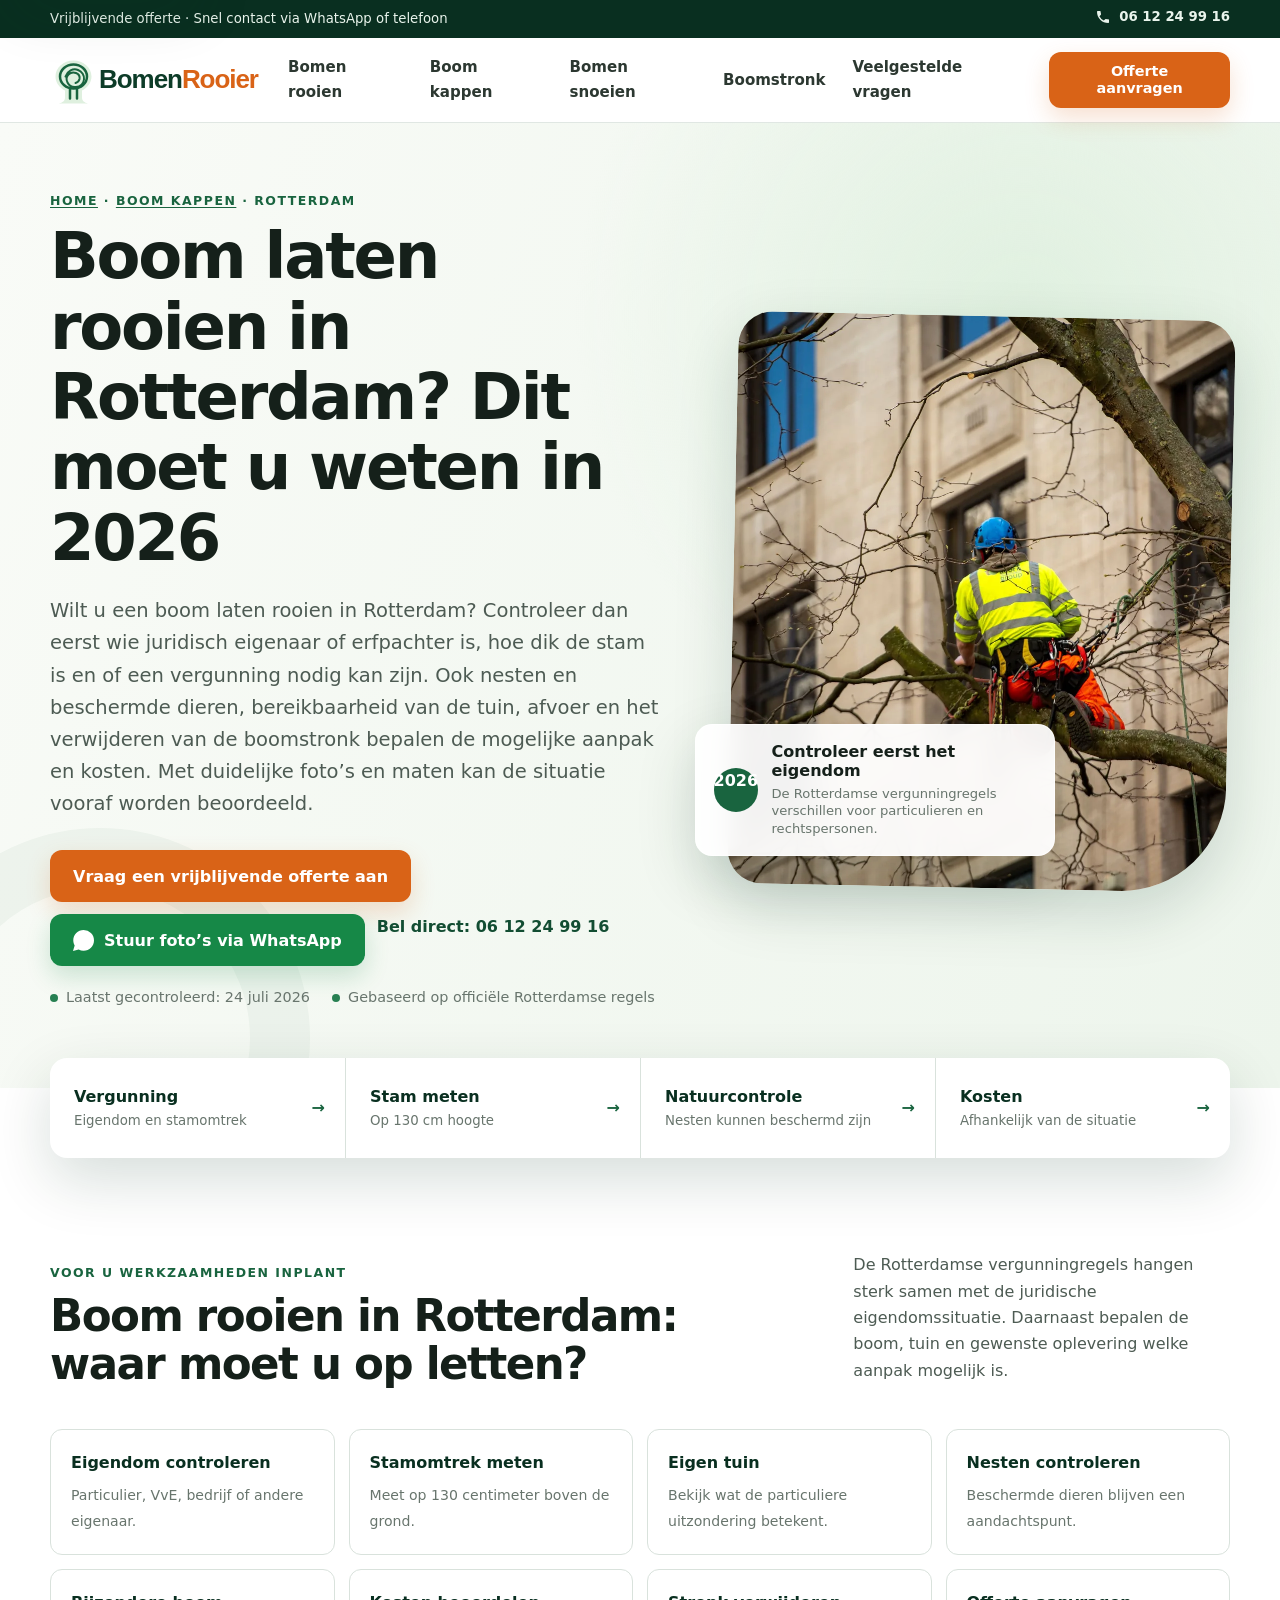
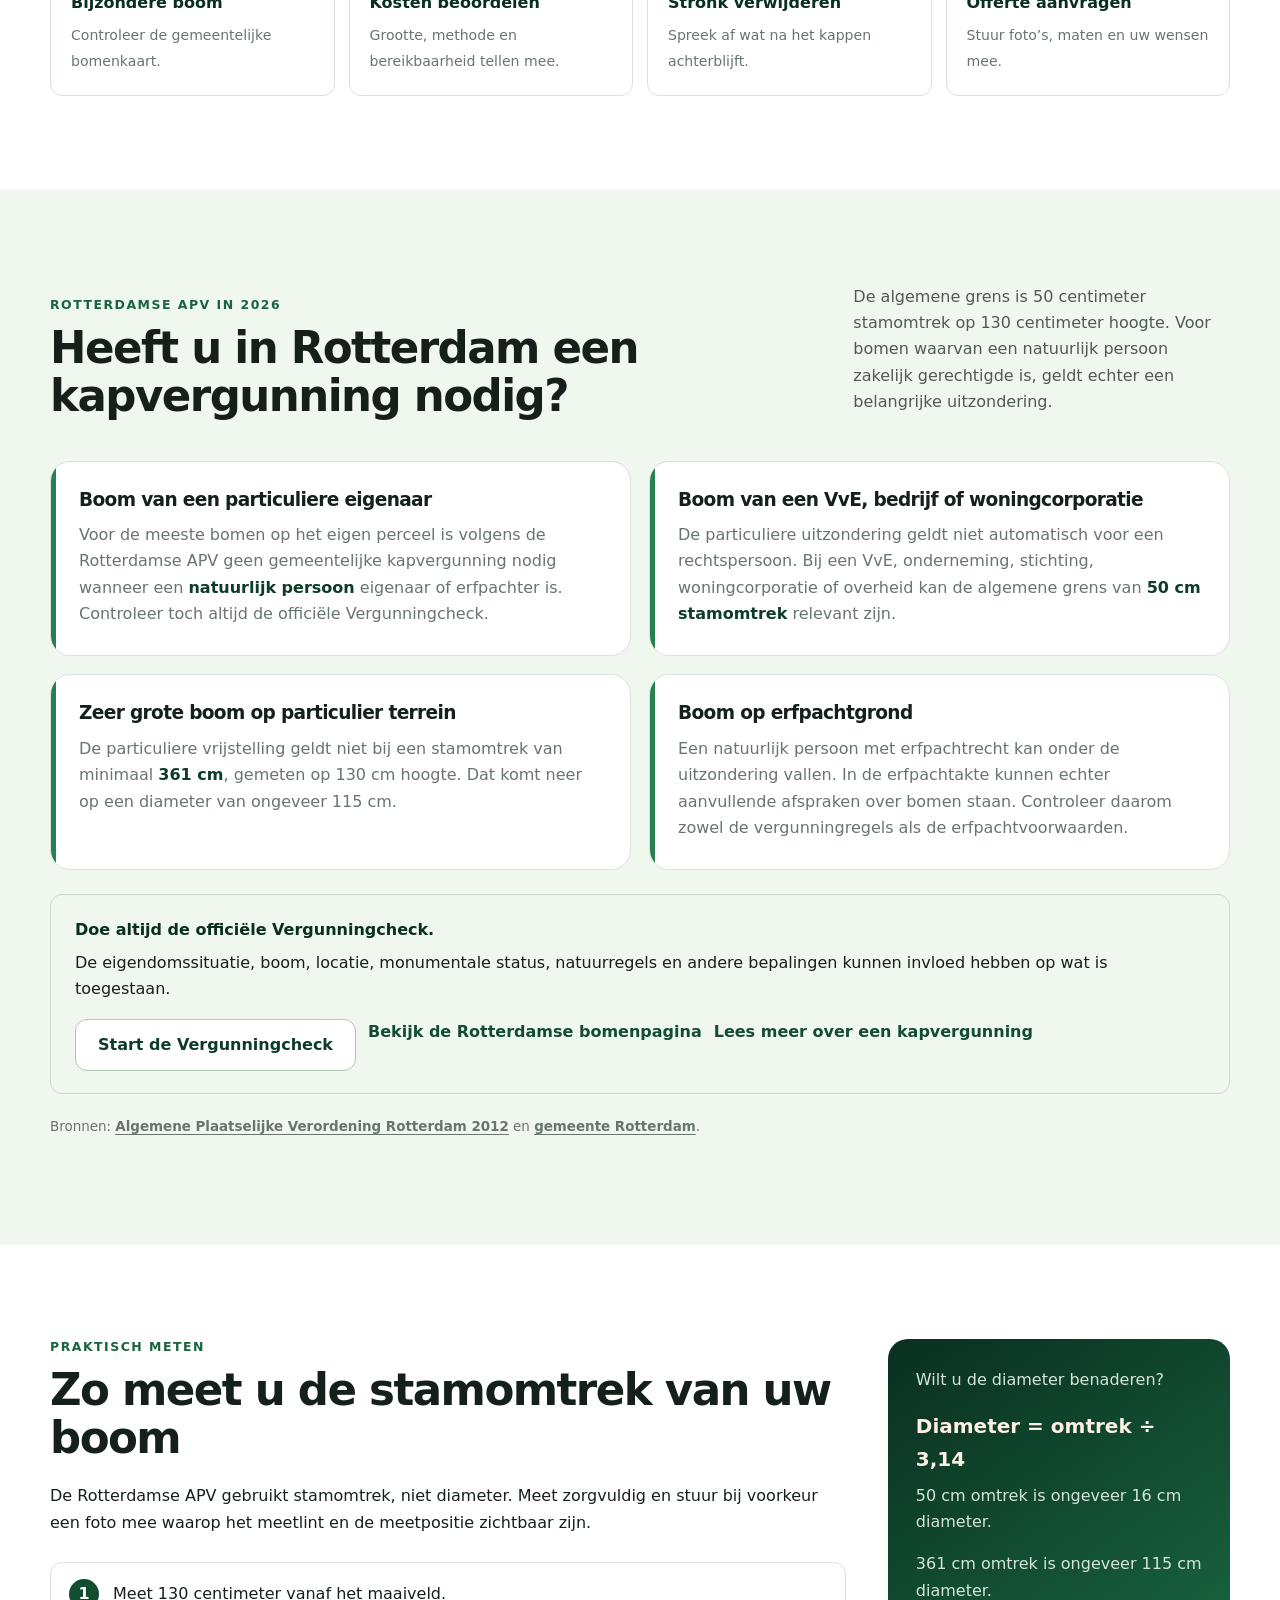
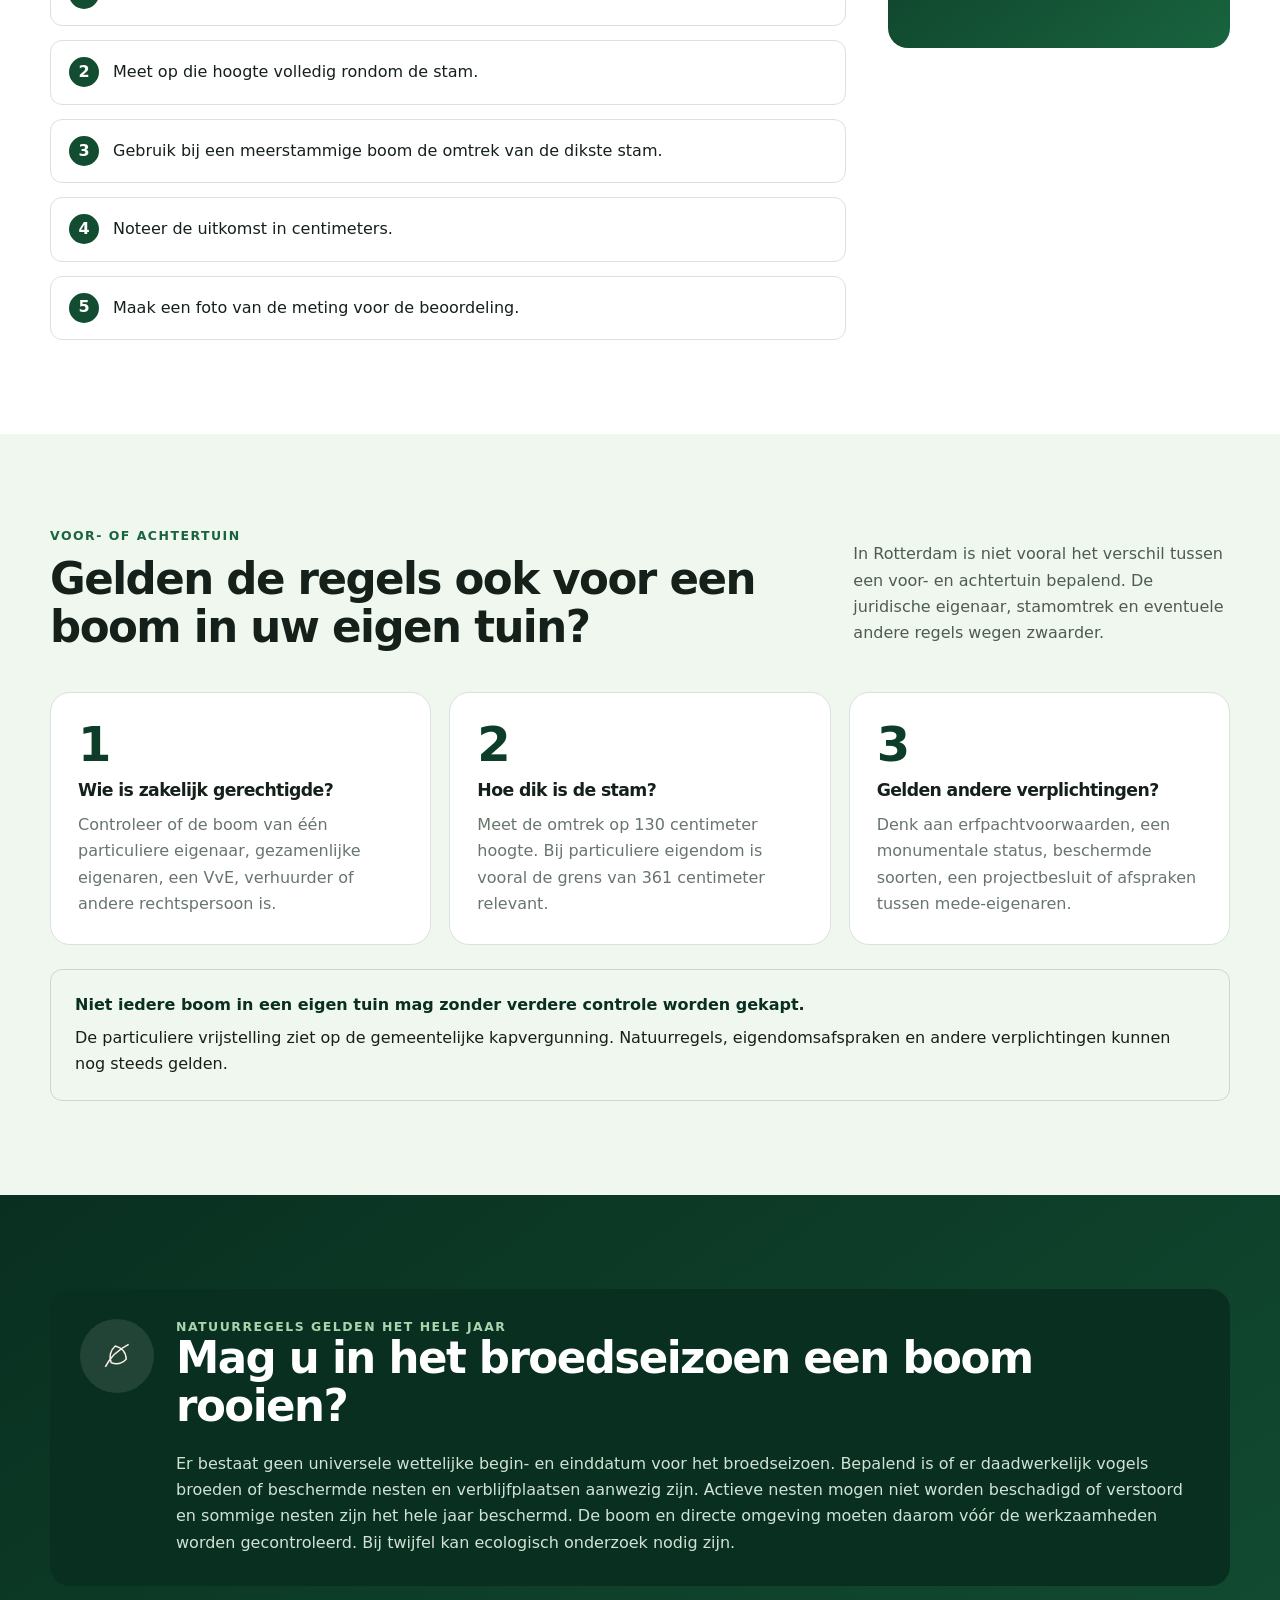
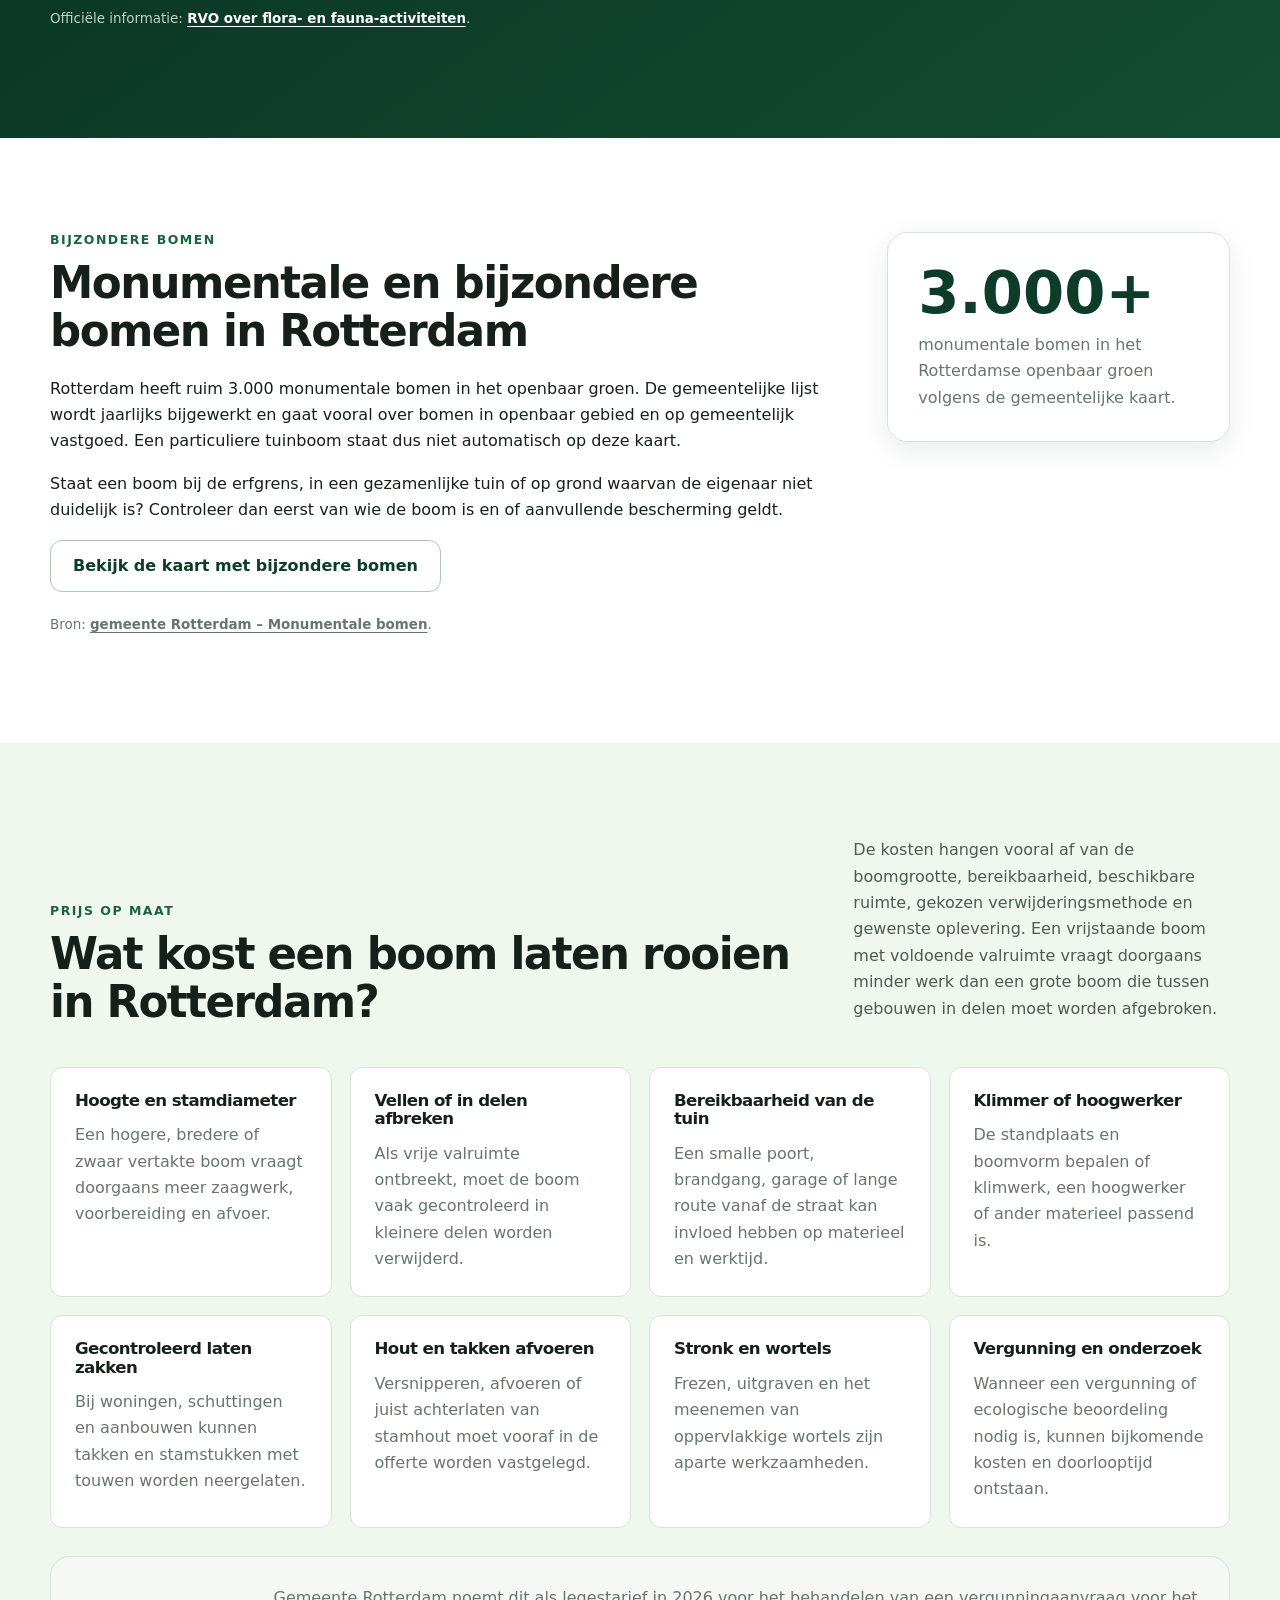
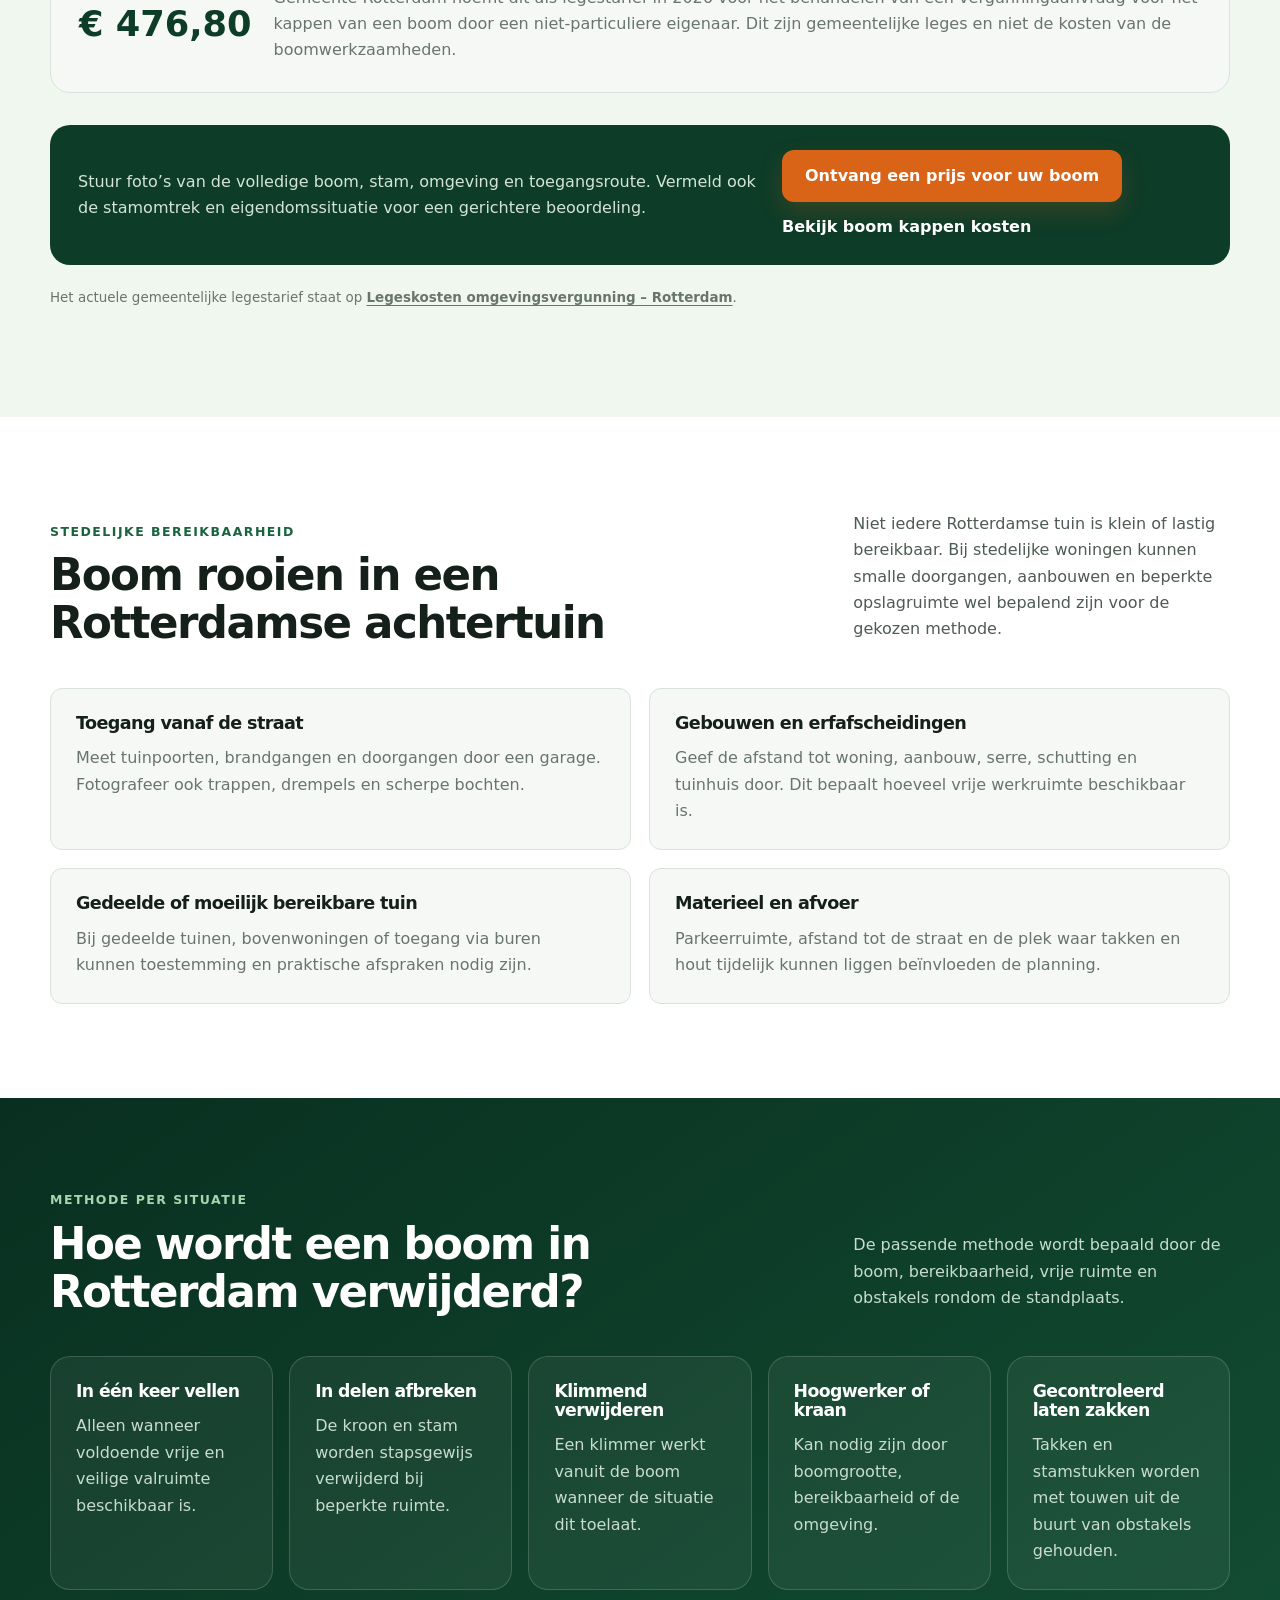
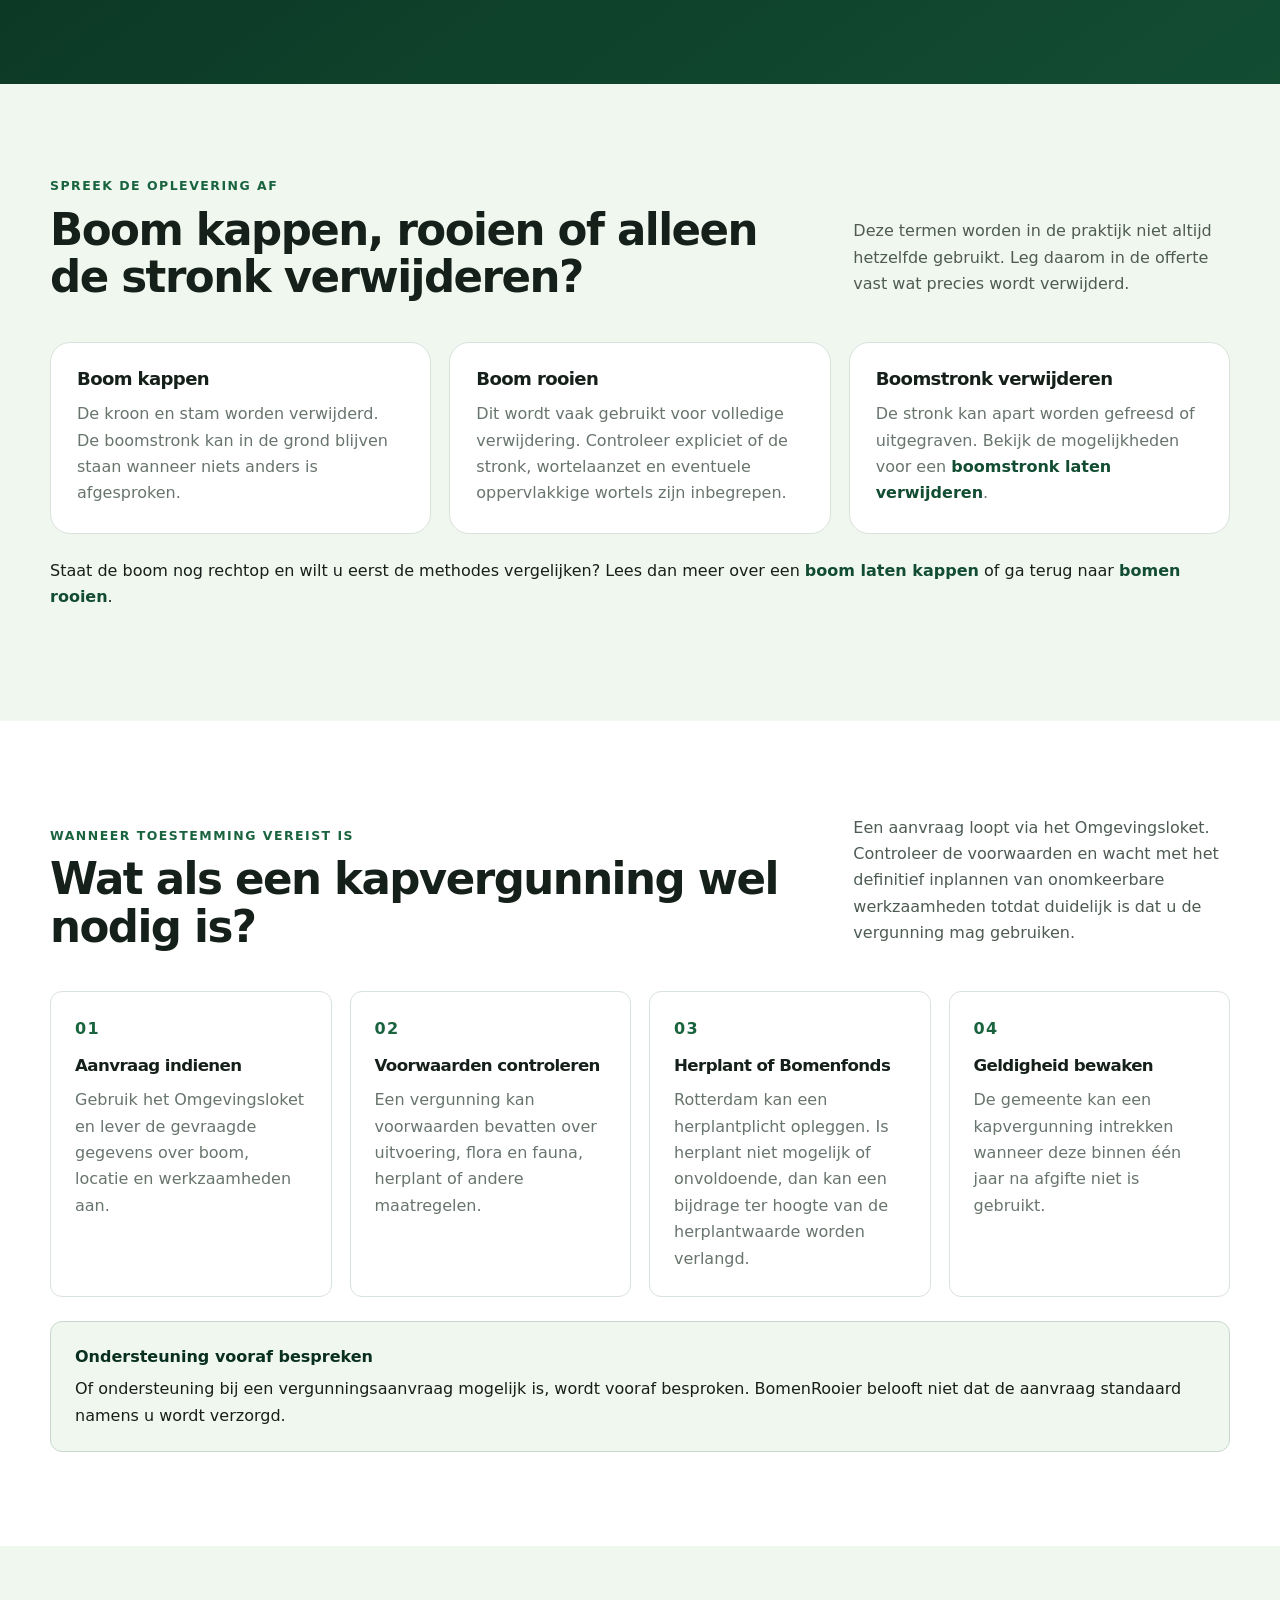
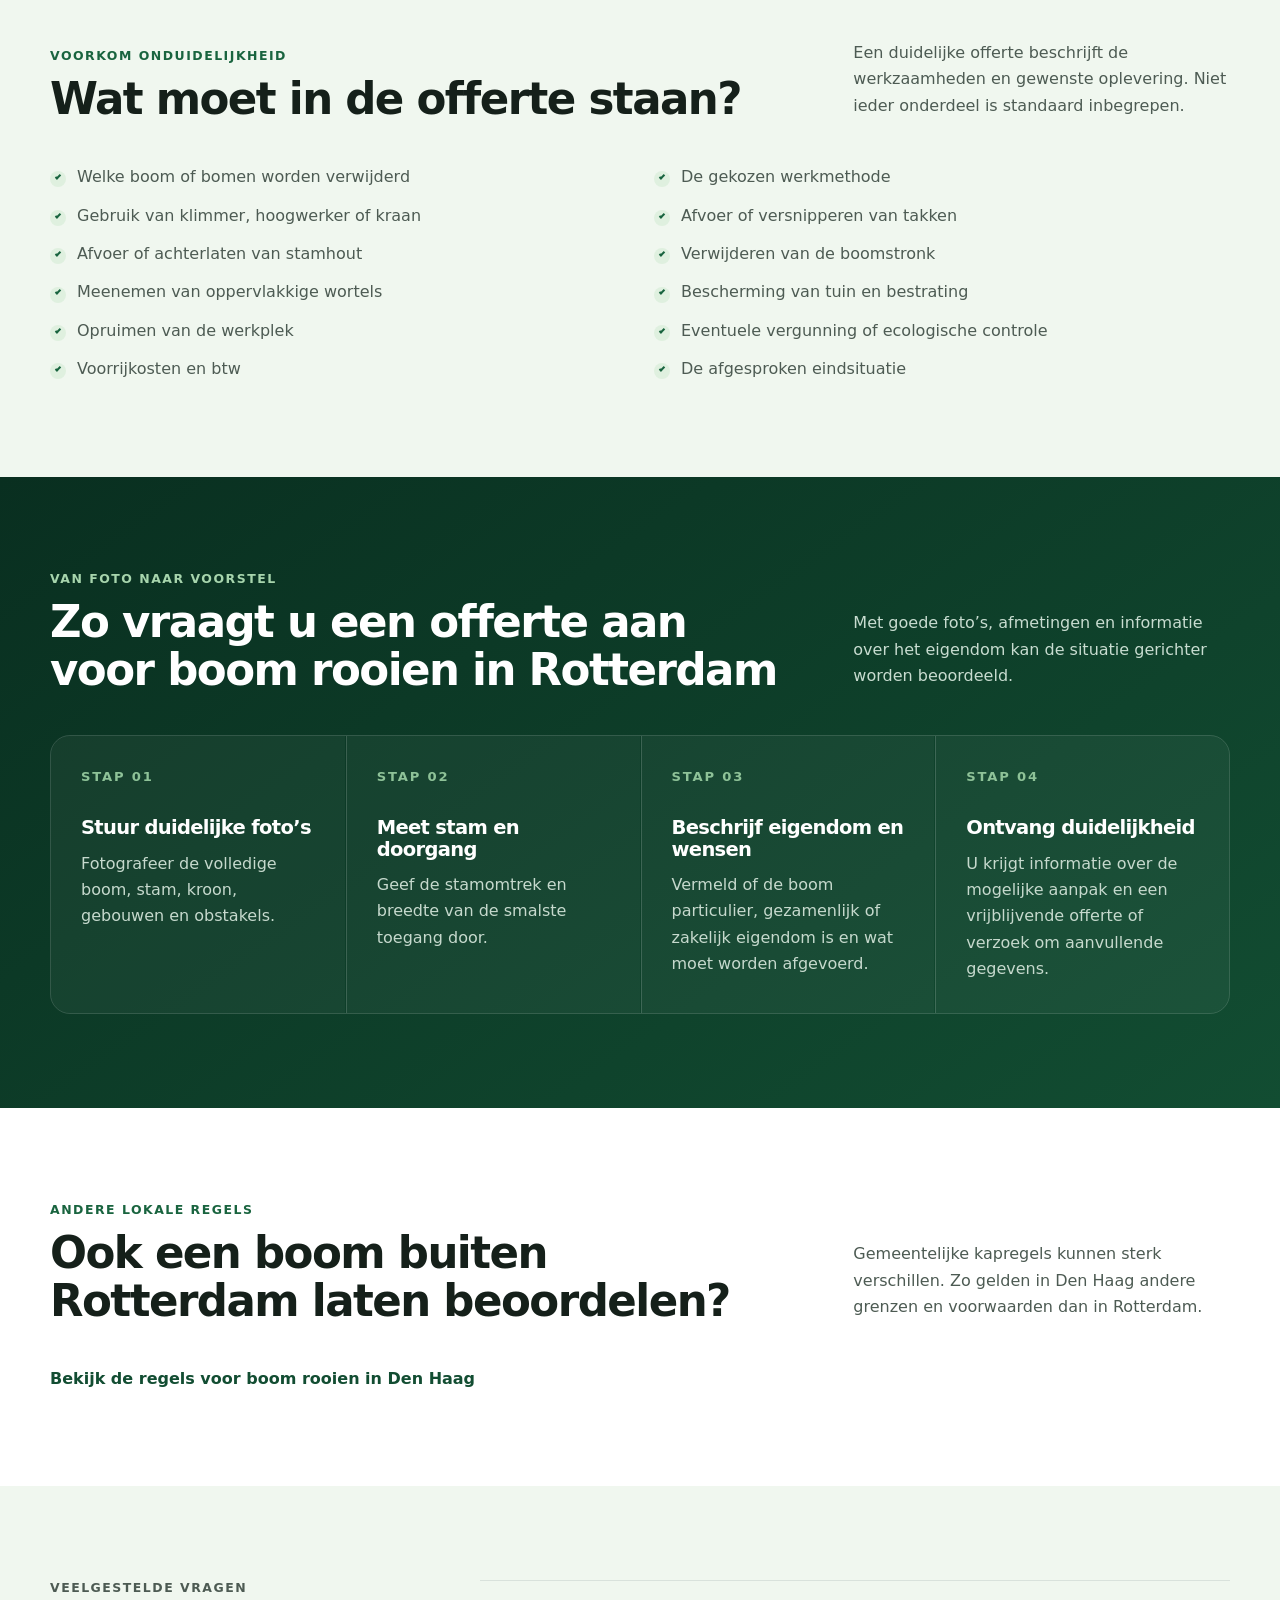
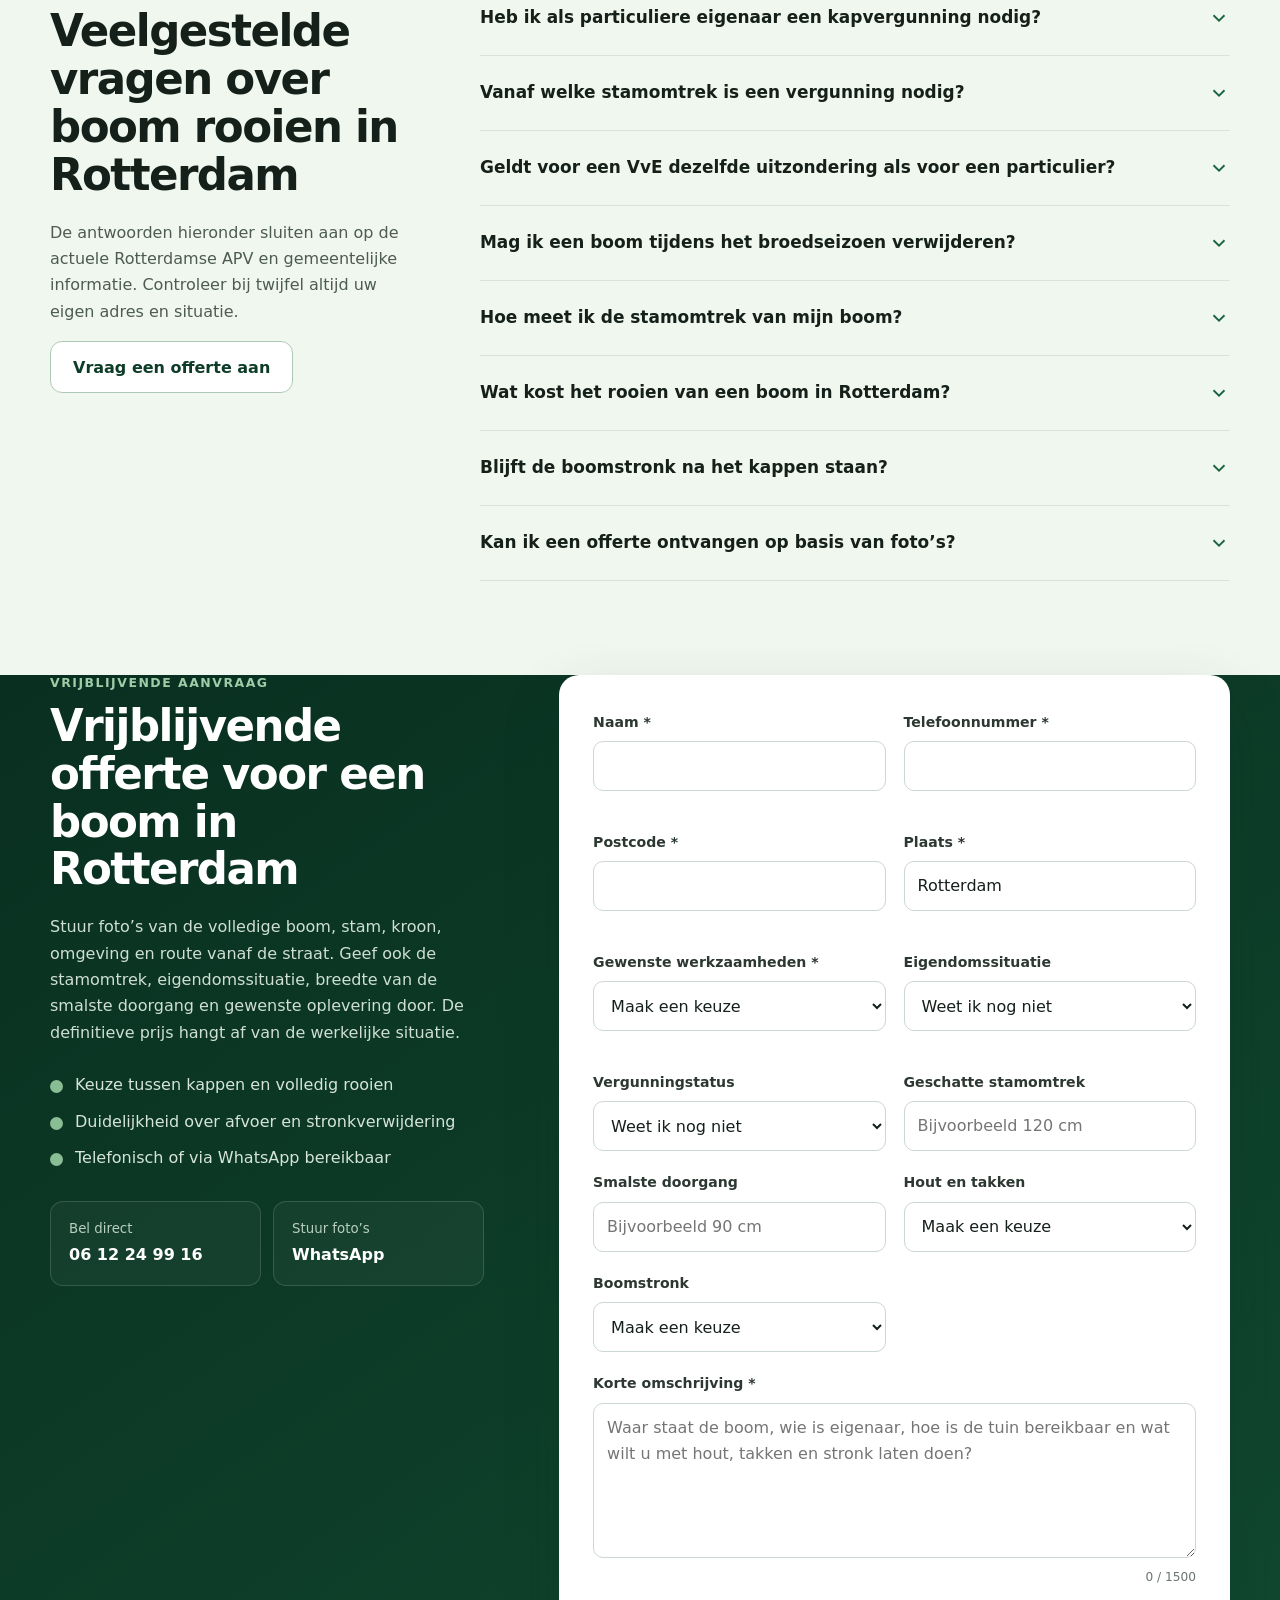
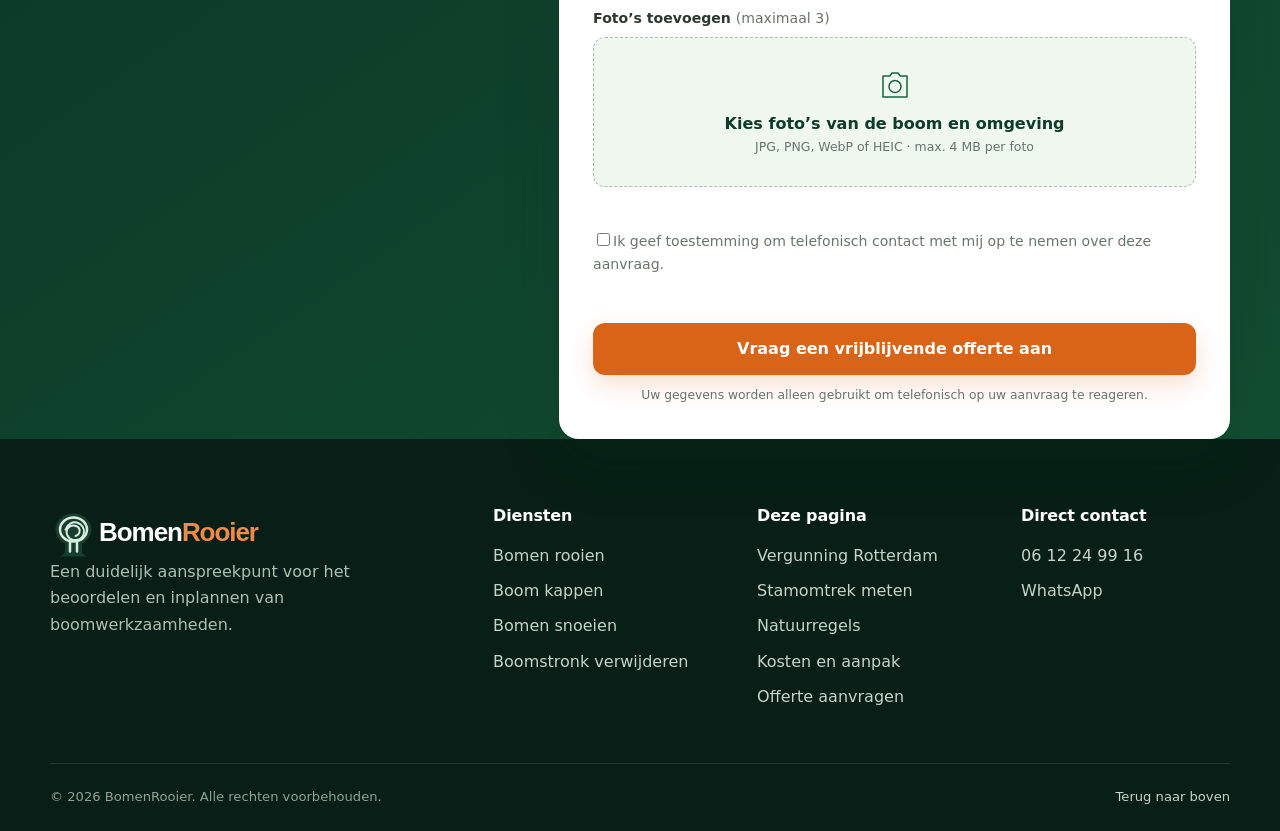
<file: boom-kappen-rotterdam/index.html>
<!doctype html>
<html lang="nl">
<head>
  <meta charset="utf-8">
  <meta name="viewport" content="width=device-width, initial-scale=1, viewport-fit=cover">
  <title>Boom rooien Rotterdam: regels &amp; kosten 2026</title>
  <meta name="description" content="Een boom laten rooien in Rotterdam? Lees wanneer een vergunning nodig is, welke uitzonderingen gelden en welke factoren de kosten bepalen.">
  <meta name="robots" content="index, follow">
  <link rel="canonical" href="https://bomenrooier.nl/boom-kappen-rotterdam/">
  <meta name="theme-color" content="#124d32">

  <meta property="og:type" content="website">
  <meta property="og:locale" content="nl_NL">
  <meta property="og:site_name" content="BomenRooier">
  <meta property="og:title" content="Boom rooien Rotterdam: regels &amp; kosten 2026">
  <meta property="og:description" content="Controleer de Rotterdamse vergunningregels, eigendomssituatie, stamomtrek en kosten voordat u een boom laat rooien.">
  <meta property="og:url" content="https://bomenrooier.nl/boom-kappen-rotterdam/">
  <meta property="og:image" content="https://bomenrooier.nl/assets/images/bomenrooier-open-graph.webp">
  <meta property="og:image:width" content="1200">
  <meta property="og:image:height" content="630">
  <meta property="og:image:alt" content="BomenRooier voor het beoordelen van boomwerkzaamheden in Rotterdam">
  <meta name="twitter:card" content="summary_large_image">

  <link rel="icon" href="../favicon.svg" type="image/svg+xml">
  <link rel="apple-touch-icon" href="../assets/icons/apple-touch-icon.png">
  <link rel="manifest" href="../site.webmanifest">
  <link rel="preload" href="../assets/images/boomverzorger-klimwerk.webp" as="image" type="image/webp" fetchpriority="high">
  <link rel="stylesheet" href="../assets/css/styles.css">

  <style>
    .local-meta { display:flex; flex-wrap:wrap; gap:10px 22px; margin:20px 0 0; color:var(--ink-500); font-size:.9rem; }
    .local-meta span { display:inline-flex; align-items:center; gap:8px; }
    .local-meta span::before { content:""; width:8px; height:8px; border-radius:50%; background:var(--green-600); }
    .quick-nav { display:grid; grid-template-columns:repeat(4,minmax(0,1fr)); gap:14px; margin-top:30px; }
    .quick-nav a { min-height:104px; padding:20px; border:1px solid var(--line); border-radius:var(--radius-sm); background:var(--surface); color:var(--green-950); text-decoration:none; transition:transform .2s ease,border-color .2s ease,box-shadow .2s ease; }
    .quick-nav a:hover,.quick-nav a:focus-visible { transform:translateY(-2px); border-color:var(--green-700); box-shadow:var(--shadow-sm); }
    .quick-nav strong { display:block; margin-bottom:5px; }
    .quick-nav span { color:var(--ink-500); font-size:.88rem; }
    .owner-grid { display:grid; grid-template-columns:repeat(2,minmax(0,1fr)); gap:18px; margin-top:28px; }
    .owner-card { position:relative; overflow:hidden; padding:28px; border:1px solid var(--line); border-radius:var(--radius-md); background:var(--surface); }
    .owner-card::before { content:""; position:absolute; inset:0 auto 0 0; width:5px; background:var(--green-600); }
    .owner-card h3 { font-size:1.16rem; }
    .owner-card p { margin:0; color:var(--ink-500); }
    .owner-card strong { color:var(--green-900); }
    .official-note { margin-top:24px; padding:22px 24px; border:1px solid #c9d8cf; border-radius:var(--radius-sm); background:var(--green-50); }
    .official-note strong { display:block; margin-bottom:6px; color:var(--green-950); }
    .official-links { display:flex; flex-wrap:wrap; gap:12px; margin-top:16px; }
    .measure-layout { display:grid; grid-template-columns:minmax(0,1fr) minmax(280px,.43fr); gap:42px; align-items:start; }
    .measure-steps { counter-reset:measure; display:grid; gap:14px; margin:26px 0 0; padding:0; list-style:none; }
    .measure-steps li { counter-increment:measure; position:relative; padding:18px 20px 18px 62px; border:1px solid var(--line); border-radius:var(--radius-sm); background:var(--surface); }
    .measure-steps li::before { content:counter(measure); position:absolute; left:18px; top:16px; width:30px; height:30px; display:grid; place-items:center; border-radius:50%; color:var(--white); background:var(--green-800); font-weight:900; }
    .calculation-card { padding:28px; border-radius:var(--radius-md); color:var(--white); background:linear-gradient(145deg,var(--green-950),var(--green-700)); }
    .calculation-card p { color:#d5e5da; }
    .calculation-card strong { display:block; margin:15px 0 7px; color:var(--orange-100); font-size:1.25rem; }
    .number-grid { display:grid; grid-template-columns:repeat(3,minmax(0,1fr)); gap:18px; margin-top:28px; }
    .number-card { padding:27px; border:1px solid var(--line); border-radius:var(--radius-md); background:var(--surface); }
    .number-card strong { display:block; color:var(--green-900); font-size:clamp(1.8rem,4vw,3rem); line-height:1; }
    .number-card h3 { margin-top:13px; font-size:1.08rem; }
    .number-card p { margin:0; color:var(--ink-500); }
    .nature-alert { display:grid; grid-template-columns:auto 1fr; gap:22px; align-items:start; padding:30px; border-radius:var(--radius-md); color:var(--white); background:var(--green-950); }
    .nature-alert__icon { width:74px; height:74px; display:grid; place-items:center; border-radius:50%; background:rgba(255,255,255,.1); }
    .nature-alert__icon svg { width:40px; height:40px; fill:none; stroke:var(--orange-100); stroke-width:1.8; }
    .nature-alert h3 { color:var(--white); }
    .nature-alert p { margin:0; color:#d1e2d6; }
    .monument-grid { display:grid; grid-template-columns:minmax(0,1fr) minmax(300px,.43fr); gap:40px; align-items:start; }
    .stat-card { padding:30px; border:1px solid var(--line); border-radius:var(--radius-md); background:var(--surface); box-shadow:var(--shadow-sm); }
    .stat-card strong { display:block; color:var(--green-900); font-size:clamp(2.1rem,5vw,3.7rem); line-height:1; }
    .stat-card span { display:block; margin-top:10px; color:var(--ink-500); }
    .factor-grid-local { display:grid; grid-template-columns:repeat(4,minmax(0,1fr)); gap:18px; margin-top:28px; }
    .factor-local { padding:24px; border:1px solid var(--line); border-radius:var(--radius-sm); background:var(--surface); }
    .factor-local h3 { font-size:1.04rem; }
    .factor-local p { margin:0; color:var(--ink-500); }
    .fee-card { margin-top:28px; display:grid; grid-template-columns:auto 1fr; gap:22px; align-items:center; padding:28px; border-radius:var(--radius-md); background:var(--surface-soft); border:1px solid var(--line); }
    .fee-card strong { color:var(--green-900); font-size:2.2rem; white-space:nowrap; }
    .fee-card p { margin:0; color:var(--ink-500); }
    .city-grid { display:grid; grid-template-columns:repeat(2,minmax(0,1fr)); gap:18px; margin-top:28px; }
    .city-card { padding:25px; border:1px solid var(--line); border-radius:var(--radius-sm); background:var(--surface-soft); }
    .city-card h3 { font-size:1.1rem; }
    .city-card p { margin:0; color:var(--ink-500); }
    .method-grid { display:grid; grid-template-columns:repeat(5,minmax(0,1fr)); gap:16px; }
    .method-card { padding:25px; border:1px solid var(--line-dark); border-radius:var(--radius-md); background:rgba(255,255,255,.055); }
    .method-card h3 { color:var(--white); font-size:1.08rem; }
    .method-card p { margin:0; color:#c8dcd0; }
    .term-grid { display:grid; grid-template-columns:repeat(3,minmax(0,1fr)); gap:18px; margin-top:25px; }
    .term-card { padding:26px; border:1px solid var(--line); border-radius:var(--radius-md); background:var(--surface); }
    .term-card h3 { font-size:1.13rem; }
    .term-card p { margin:0; color:var(--ink-500); }
    .permit-grid { display:grid; grid-template-columns:repeat(4,minmax(0,1fr)); gap:18px; margin-top:28px; }
    .permit-card { padding:24px; border:1px solid var(--line); border-radius:var(--radius-sm); background:var(--surface); }
    .permit-card span { display:block; margin-bottom:14px; color:var(--green-700); font-weight:900; letter-spacing:.08em; }
    .permit-card h3 { font-size:1.04rem; }
    .permit-card p { margin:0; color:var(--ink-500); }
    .quote-checklist { margin:24px 0 0; padding:0; display:grid; grid-template-columns:repeat(2,minmax(0,1fr)); gap:12px 28px; list-style:none; }
    .quote-checklist li { position:relative; padding-left:27px; color:var(--ink-650); }
    .quote-checklist li::before { content:""; position:absolute; left:0; top:.45em; width:16px; height:16px; border-radius:50%; background:var(--green-100); }
    .quote-checklist li::after { content:""; position:absolute; left:5px; top:.68em; width:6px; height:3px; border-left:2px solid var(--green-700); border-bottom:2px solid var(--green-700); transform:rotate(-45deg); }
    .source-note { margin-top:22px; color:var(--ink-500); font-size:.84rem; }
    .source-note a { font-weight:750; }
    .compact-cta { margin-top:32px; display:flex; align-items:center; justify-content:space-between; gap:24px; padding:25px 28px; border-radius:var(--radius-md); color:var(--white); background:var(--green-900); }
    .compact-cta p { margin:0; max-width:680px; color:#d4e4d9; }
    .compact-cta .official-links { margin-top:0; align-items:center; }
    .process-grid.process-grid--four { display:grid; grid-template-columns:repeat(4,minmax(0,1fr)); gap:1px; border:1px solid var(--line-dark); border-radius:var(--radius-md); overflow:hidden; }
    .process-grid.process-grid--four .process-card { min-height:245px; padding:30px; background:rgba(255,255,255,.045); }
    .process-grid.process-grid--four .process-card + .process-card { border-left:1px solid var(--line-dark); }
    .process-card > span { display:block; margin-bottom:30px; color:#8ec298; font-size:.82rem; font-weight:900; letter-spacing:.14em; }
    .process-card h3 { color:var(--white); font-size:1.22rem; }
    .process-card p { margin:0; color:#c6d9cd; }
    .faq-layout { display:grid; grid-template-columns:minmax(280px,.48fr) minmax(0,1fr); gap:70px; align-items:start; }
    .faq-intro { position:sticky; top:145px; }
    .faq-intro > p { color:var(--ink-650); }
    .faq-list { border-top:1px solid var(--line); }
    .faq-item { border-bottom:1px solid var(--line); }
    .faq-item summary { display:flex; align-items:center; justify-content:space-between; gap:18px; padding:23px 0; color:var(--ink-950); font-size:1.06rem; font-weight:800; cursor:pointer; list-style:none; }
    .faq-item summary::-webkit-details-marker { display:none; }
    .faq-item summary svg { width:22px; height:22px; flex:0 0 auto; fill:none; stroke:var(--green-700); stroke-width:2; transition:transform .2s ease; }
    .faq-item[open] summary svg { transform:rotate(180deg); }
    .faq-item__answer { padding:0 38px 22px 0; }
    .faq-item__answer p { margin:0; color:var(--ink-650); }
    .offer-section__grid { display:grid; grid-template-columns:minmax(290px,.55fr) minmax(0,.85fr); align-items:start; gap:75px; }
    .offer-section__content { position:sticky; top:145px; }
    .offer-section__content .eyebrow { color:#9dcca6; }
    .offer-section__content > p { color:#cfdfd4; }
    .offer-points { margin:26px 0 0; padding:0; list-style:none; }
    .offer-points li { position:relative; padding-left:25px; color:#d6e4da; }
    .offer-points li + li { margin-top:10px; }
    .offer-points li::before { content:""; position:absolute; left:0; top:.5em; width:13px; height:13px; border-radius:50%; background:#89bd94; }
    .offer-contact-cards { display:grid; grid-template-columns:repeat(2,minmax(0,1fr)); gap:12px; margin-top:30px; }
    .contact-card { padding:16px 18px; border:1px solid rgba(255,255,255,.14); border-radius:13px; text-decoration:none; background:rgba(255,255,255,.04); transition:background-color .18s ease,border-color .18s ease; }
    .contact-card:hover,.contact-card:focus-visible { border-color:rgba(255,255,255,.3); background:rgba(255,255,255,.08); }
    .contact-card small,.contact-card strong { display:block; }
    .contact-card small { color:#b9cfc0; }
    .contact-card strong { margin-top:2px; color:var(--white); }
    @media (max-width:1100px) { .method-grid { grid-template-columns:repeat(3,minmax(0,1fr)); } .factor-grid-local { grid-template-columns:repeat(2,minmax(0,1fr)); } }
    @media (max-width:980px) {
      .quick-nav,.owner-grid,.number-grid,.permit-grid,.term-grid,.process-grid.process-grid--four { grid-template-columns:repeat(2,minmax(0,1fr)); }
      .measure-layout,.monument-grid,.faq-layout,.offer-section__grid { grid-template-columns:1fr; }
      .faq-intro,.offer-section__content { position:static; }
      .compact-cta { align-items:flex-start; flex-direction:column; }
    }
    @media (max-width:720px) {
      .quick-nav,.owner-grid,.number-grid,.factor-grid-local,.city-grid,.term-grid,.permit-grid,.quote-checklist,.method-grid,.process-grid.process-grid--four,.offer-contact-cards { grid-template-columns:1fr; }
      .process-grid.process-grid--four .process-card + .process-card { border-left:0; border-top:1px solid var(--line-dark); }
      .nature-alert,.fee-card { grid-template-columns:1fr; }
      .fee-card strong { white-space:normal; }
    }
  </style>

  <!-- Google Tag Manager: plaats de officiële GTM-code hier. -->
  <script type="application/ld+json">
{
  "@context": "https://schema.org",
  "@graph": [
    {
      "@type": "WebSite",
      "@id": "https://bomenrooier.nl/#website",
      "url": "https://bomenrooier.nl/",
      "name": "BomenRooier",
      "inLanguage": "nl-NL",
      "publisher": {
        "@id": "https://bomenrooier.nl/#organization"
      }
    },
    {
      "@type": "Organization",
      "@id": "https://bomenrooier.nl/#organization",
      "name": "BomenRooier",
      "url": "https://bomenrooier.nl/",
      "logo": {
        "@type": "ImageObject",
        "url": "https://bomenrooier.nl/assets/icons/logo-bomenrooier.svg"
      },
      "telephone": "+31612249916",
      "contactPoint": {
        "@type": "ContactPoint",
        "telephone": "+31612249916",
        "contactType": "customer service",
        "availableLanguage": [
          "nl"
        ]
      }
    },
    {
      "@type": "WebPage",
      "@id": "https://bomenrooier.nl/boom-kappen-rotterdam/#webpage",
      "url": "https://bomenrooier.nl/boom-kappen-rotterdam/",
      "name": "Boom rooien Rotterdam: regels & kosten 2026",
      "headline": "Boom laten rooien in Rotterdam? Dit moet u weten in 2026",
      "description": "Een boom laten rooien in Rotterdam? Lees wanneer een vergunning nodig is, welke uitzonderingen gelden en welke factoren de kosten bepalen.",
      "datePublished": "2026-07-24",
      "dateModified": "2026-07-24",
      "isPartOf": {
        "@id": "https://bomenrooier.nl/#website"
      },
      "about": {
        "@id": "https://bomenrooier.nl/boom-kappen-rotterdam/#service"
      },
      "primaryImageOfPage": {
        "@id": "https://bomenrooier.nl/boom-kappen-rotterdam/#primaryimage"
      },
      "breadcrumb": {
        "@id": "https://bomenrooier.nl/boom-kappen-rotterdam/#breadcrumb"
      },
      "inLanguage": "nl-NL"
    },
    {
      "@type": "ImageObject",
      "@id": "https://bomenrooier.nl/boom-kappen-rotterdam/#primaryimage",
      "url": "https://bomenrooier.nl/assets/images/boomverzorger-klimwerk.webp",
      "contentUrl": "https://bomenrooier.nl/assets/images/boomverzorger-klimwerk.webp",
      "width": 986,
      "height": 1200,
      "caption": "Boomverzorger werkt vanuit een klimpositie aan een grote boom"
    },
    {
      "@type": "Service",
      "@id": "https://bomenrooier.nl/boom-kappen-rotterdam/#service",
      "name": "Boom rooien in Rotterdam",
      "serviceType": "Boom kappen, rooien en verwijderen",
      "description": "Beoordeling en planning van het kappen of rooien van bomen in Rotterdam, met aandacht voor vergunningen, bereikbaarheid en gewenste oplevering.",
      "url": "https://bomenrooier.nl/boom-kappen-rotterdam/",
      "provider": {
        "@id": "https://bomenrooier.nl/#organization"
      },
      "areaServed": {
        "@type": "City",
        "name": "Rotterdam"
      },
      "offers": {
        "@type": "Offer",
        "url": "https://bomenrooier.nl/boom-kappen-rotterdam/#offerte",
        "description": "Vrijblijvende offerte op basis van de boom, eigendomssituatie, bereikbaarheid en gewenste oplevering"
      }
    },
    {
      "@type": "BreadcrumbList",
      "@id": "https://bomenrooier.nl/boom-kappen-rotterdam/#breadcrumb",
      "itemListElement": [
        {
          "@type": "ListItem",
          "position": 1,
          "name": "Home",
          "item": "https://bomenrooier.nl/"
        },
        {
          "@type": "ListItem",
          "position": 2,
          "name": "Boom kappen",
          "item": "https://bomenrooier.nl/boom-kappen/"
        },
        {
          "@type": "ListItem",
          "position": 3,
          "name": "Boom rooien in Rotterdam",
          "item": "https://bomenrooier.nl/boom-kappen-rotterdam/"
        }
      ]
    },
    {
      "@type": "FAQPage",
      "@id": "https://bomenrooier.nl/boom-kappen-rotterdam/#faq-schema",
      "mainEntity": [
        {
          "@type": "Question",
          "name": "Heb ik als particuliere eigenaar een kapvergunning nodig?",
          "acceptedAnswer": {
            "@type": "Answer",
            "text": "Voor de meeste bomen op het eigen perceel geldt in Rotterdam geen gemeentelijke kapvergunningplicht wanneer een natuurlijk persoon eigenaar of erfpachter is. De uitzondering geldt niet bij een stamomtrek van minimaal 361 centimeter, gemeten op 130 centimeter hoogte. Doe altijd de officiële Vergunningcheck, omdat de eigendomssituatie, locatie en andere regels invloed kunnen hebben."
          }
        },
        {
          "@type": "Question",
          "name": "Vanaf welke stamomtrek is een vergunning nodig?",
          "acceptedAnswer": {
            "@type": "Answer",
            "text": "De algemene Rotterdamse grens is 50 centimeter stamomtrek, gemeten op 130 centimeter boven het maaiveld. Voor bomen waarvan een natuurlijk persoon de zakelijk gerechtigde is, geldt een uitzondering tot 361 centimeter stamomtrek. Bij VvE’s, bedrijven, stichtingen, woningcorporaties en andere rechtspersonen kan de algemene grens van 50 centimeter daarom relevant zijn."
          }
        },
        {
          "@type": "Question",
          "name": "Geldt voor een VvE dezelfde uitzondering als voor een particulier?",
          "acceptedAnswer": {
            "@type": "Answer",
            "text": "Niet automatisch. De uitzondering in de Rotterdamse APV is gekoppeld aan een natuurlijk persoon die zakelijk gerechtigde is. Een VvE is een rechtspersoon. Bij een boom op gemeenschappelijke grond moet daarom worden gecontroleerd wie juridisch eigenaar is en of vanaf 50 centimeter stamomtrek een vergunning nodig is."
          }
        },
        {
          "@type": "Question",
          "name": "Mag ik een boom tijdens het broedseizoen verwijderen?",
          "acceptedAnswer": {
            "@type": "Answer",
            "text": "Er bestaat geen vaste wettelijke periode waarin iedere boomkap automatisch verboden is. Doorslaggevend is of actieve nesten, jaarrond beschermde nesten of andere beschermde verblijfplaatsen aanwezig zijn. De boom en directe omgeving moeten vóór de werkzaamheden worden gecontroleerd. Bij twijfel kan beoordeling door een ecologisch deskundige nodig zijn."
          }
        },
        {
          "@type": "Question",
          "name": "Hoe meet ik de stamomtrek van mijn boom?",
          "acceptedAnswer": {
            "@type": "Answer",
            "text": "Meet 130 centimeter vanaf het maaiveld en meet op die hoogte volledig rondom de stam. Bij een meerstammige boom gaat de Rotterdamse APV uit van de dikste stam. Noteer de uitkomst in centimeters en stuur bij voorkeur een foto mee waarop de meetpositie zichtbaar is."
          }
        },
        {
          "@type": "Question",
          "name": "Wat kost het rooien van een boom in Rotterdam?",
          "acceptedAnswer": {
            "@type": "Answer",
            "text": "De prijs hangt af van de hoogte en stamdiameter, bereikbaarheid, beschikbare werkruimte, gekozen methode, afvoer en eventuele stronkverwijdering. Een vrijstaande boom met voldoende valruimte vraagt doorgaans minder werk dan een grote boom die tussen gebouwen gecontroleerd in delen moet worden afgebroken. Voor een betrouwbare prijs is een beoordeling op basis van foto’s en maten nodig."
          }
        },
        {
          "@type": "Question",
          "name": "Blijft de boomstronk na het kappen staan?",
          "acceptedAnswer": {
            "@type": "Answer",
            "text": "Bij alleen kappen kan de boomstronk achterblijven. Wilt u de plek gebruiken voor gras, beplanting, bestrating of een bouwwerk, spreek dan vooraf af of de stronk wordt gefreesd of uitgegraven. Controleer in de offerte ook of oppervlakkige wortels en freesresten worden meegenomen."
          }
        },
        {
          "@type": "Question",
          "name": "Kan ik een offerte ontvangen op basis van foto’s?",
          "acceptedAnswer": {
            "@type": "Answer",
            "text": "Foto’s van de volledige boom, stam, kroon, omgeving en route vanaf de straat geven vaak voldoende informatie voor een eerste beoordeling. Stuur ook de stamomtrek en breedte van de smalste doorgang mee. Bij complexe situaties kan aanvullende informatie of een beoordeling op locatie nodig zijn voordat een definitieve prijs kan worden vastgesteld."
          }
        }
      ]
    }
  ]
}
  </script>
</head>
<body>
  <!-- Google Tag Manager (noscript): plaats de officiële iframe-code direct na <body>. -->
  <a class="skip-link" href="#main-content">Ga naar de inhoud</a>

  <header class="site-header" id="site-header">
    <div class="header-top">
      <div class="container header-top__inner">
        <p>Vrijblijvende offerte · Snel contact via WhatsApp of telefoon</p>
        <div class="header-top__links">
          <a id="header-phone-link" class="tracked-contact" href="tel:+31612249916" data-action="phone_click" data-location="header" data-service="boom-kappen-rotterdam" aria-label="Bel BomenRooier op 06 12 24 99 16">
            <svg aria-hidden="true" viewBox="0 0 24 24"><path d="M6.6 10.8a15.5 15.5 0 0 0 6.6 6.6l2.2-2.2a1 1 0 0 1 1-.24c1.1.37 2.3.56 3.6.56a1 1 0 0 1 1 1V20a1 1 0 0 1-1 1C10.6 21 3 13.4 3 4a1 1 0 0 1 1-1h3.5a1 1 0 0 1 1 1c0 1.25.2 2.46.57 3.58a1 1 0 0 1-.25 1.02L6.6 10.8Z"/></svg>
            06 12 24 99 16
          </a>
        </div>
      </div>
    </div>

    <div class="container nav-wrap">
      <a class="brand" href="../" aria-label="BomenRooier homepage">
        <img src="../assets/icons/logo-bomenrooier.svg" width="210" height="52" alt="BomenRooier">
      </a>
      <button class="nav-toggle" id="nav-toggle" type="button" aria-expanded="false" aria-controls="primary-navigation" aria-label="Menu openen">
        <span></span><span></span><span></span>
      </button>
      <nav class="primary-nav" id="primary-navigation" aria-label="Hoofdnavigatie">
        <a href="../#bomen-rooien">Bomen rooien</a>
        <a href="../boom-kappen/">Boom kappen</a>
        <a href="../bomen-snoeien/">Bomen snoeien</a>
        <a href="../boomstronk-verwijderen/">Boomstronk</a>
        <a href="#faq">Veelgestelde vragen</a>
        <a id="nav-offer-link" class="button button--small button--primary" href="#offerte" data-action="internal_link_click" data-location="header" data-service="boom-kappen-rotterdam">Offerte aanvragen</a>
      </nav>
    </div>
  </header>

  <main id="main-content">
    <section class="hero" aria-labelledby="hero-title">
      <div class="container hero__grid">
        <div class="hero__content">
          <nav aria-label="Broodkruimel">
            <p class="eyebrow"><a href="../" data-action="internal_link_click" data-location="hero">Home</a> · <a href="../boom-kappen/" data-action="internal_link_click" data-location="hero" data-service="boom-kappen">Boom kappen</a> · Rotterdam</p>
          </nav>
          <h1 id="hero-title">Boom laten rooien in Rotterdam? Dit moet u weten in 2026</h1>
          <p class="hero__intro">Wilt u een boom laten rooien in Rotterdam? Controleer dan eerst wie juridisch eigenaar of erfpachter is, hoe dik de stam is en of een vergunning nodig kan zijn. Ook nesten en beschermde dieren, bereikbaarheid van de tuin, afvoer en het verwijderen van de boomstronk bepalen de mogelijke aanpak en kosten. Met duidelijke foto’s en maten kan de situatie vooraf worden beoordeeld.</p>
          <div class="hero__actions">
            <a id="hero-offer" class="button button--primary" href="#offerte" data-action="internal_link_click" data-location="hero" data-service="boom-kappen-rotterdam">Vraag een vrijblijvende offerte aan</a>
            <a id="hero-whatsapp" class="button button--whatsapp tracked-contact" href="https://wa.me/31612249916?text=Hallo%20BomenRooier%2C%20ik%20wil%20graag%20een%20boom%20laten%20rooien%20in%20Rotterdam.%20Ik%20stuur%20foto%27s%20van%20de%20boom%20en%20tuin." data-action="whatsapp_click" data-location="hero" data-service="boom-kappen-rotterdam" target="_blank" rel="noopener">
              <svg aria-hidden="true" viewBox="0 0 24 24"><path d="M20.5 3.5A11.8 11.8 0 0 0 12.1 0C5.6 0 .3 5.3.3 11.8c0 2.1.6 4.1 1.6 5.9L0 24l6.5-1.7a11.8 11.8 0 0 0 5.6 1.4h.1C18.7 23.7 24 18.4 24 11.9c0-3.2-1.2-6.2-3.5-8.4Z"/></svg>
              Stuur foto’s via WhatsApp
            </a>
            <a id="hero-phone" class="plain-phone tracked-contact" href="tel:+31612249916" data-action="phone_click" data-location="hero" data-service="boom-kappen-rotterdam">Bel direct: 06 12 24 99 16</a>
          </div>
          <div class="local-meta" aria-label="Pagina-informatie">
            <span>Laatst gecontroleerd: 24 juli 2026</span>
            <span>Gebaseerd op officiële Rotterdamse regels</span>
          </div>
        </div>

        <div class="hero__visual">
          <figure class="hero__image-wrap">
            <img src="../assets/images/boomverzorger-klimwerk.webp" width="986" height="1200" alt="Boomverzorger werkt vanuit een klimpositie aan een grote boom" fetchpriority="high" decoding="async">
          </figure>
          <div class="hero-card">
            <span class="hero-card__number">2026</span>
            <div><strong>Controleer eerst het eigendom</strong><span>De Rotterdamse vergunningregels verschillen voor particulieren en rechtspersonen.</span></div>
          </div>
        </div>
      </div>
    </section>

    <div class="service-strip" aria-label="Belangrijkste aandachtspunten">
      <div class="container service-strip__grid">
        <a href="#vergunning" data-action="internal_link_click" data-location="hero" data-service="kapvergunning"><span>Vergunning</span><small>Eigendom en stamomtrek</small></a>
        <a href="#meten" data-action="internal_link_click" data-location="hero" data-service="boom-kappen-rotterdam"><span>Stam meten</span><small>Op 130 cm hoogte</small></a>
        <a href="#natuur" data-action="internal_link_click" data-location="hero" data-service="boom-kappen-rotterdam"><span>Natuurcontrole</span><small>Nesten kunnen beschermd zijn</small></a>
        <a href="#kosten" data-action="internal_link_click" data-location="hero" data-service="boom-kappen-kosten"><span>Kosten</span><small>Afhankelijk van de situatie</small></a>
      </div>
    </div>

    <section class="section" id="overzicht" aria-labelledby="overzicht-title">
      <div class="container">
        <div class="section-heading">
          <div><p class="eyebrow">Voor u werkzaamheden inplant</p><h2 id="overzicht-title">Boom rooien in Rotterdam: waar moet u op letten?</h2></div>
          <p>De Rotterdamse vergunningregels hangen sterk samen met de juridische eigendomssituatie. Daarnaast bepalen de boom, tuin en gewenste oplevering welke aanpak mogelijk is.</p>
        </div>
        <div class="quick-nav">
          <a href="#vergunning"><strong>Eigendom controleren</strong><span>Particulier, VvE, bedrijf of andere eigenaar.</span></a>
          <a href="#meten"><strong>Stamomtrek meten</strong><span>Meet op 130 centimeter boven de grond.</span></a>
          <a href="#eigen-tuin"><strong>Eigen tuin</strong><span>Bekijk wat de particuliere uitzondering betekent.</span></a>
          <a href="#natuur"><strong>Nesten controleren</strong><span>Beschermde dieren blijven een aandachtspunt.</span></a>
          <a href="#monumentaal"><strong>Bijzondere boom</strong><span>Controleer de gemeentelijke bomenkaart.</span></a>
          <a href="#kosten"><strong>Kosten beoordelen</strong><span>Grootte, methode en bereikbaarheid tellen mee.</span></a>
          <a href="#stronk"><strong>Stronk verwijderen</strong><span>Spreek af wat na het kappen achterblijft.</span></a>
          <a href="#offerte"><strong>Offerte aanvragen</strong><span>Stuur foto’s, maten en uw wensen mee.</span></a>
        </div>
      </div>
    </section>

    <section class="section section--tint" id="vergunning" aria-labelledby="vergunning-title">
      <div class="container">
        <div class="section-heading">
          <div><p class="eyebrow">Rotterdamse APV in 2026</p><h2 id="vergunning-title">Heeft u in Rotterdam een kapvergunning nodig?</h2></div>
          <p>De algemene grens is 50 centimeter stamomtrek op 130 centimeter hoogte. Voor bomen waarvan een natuurlijk persoon zakelijk gerechtigde is, geldt echter een belangrijke uitzondering.</p>
        </div>
        <div class="owner-grid">
          <article class="owner-card">
            <h3>Boom van een particuliere eigenaar</h3>
            <p>Voor de meeste bomen op het eigen perceel is volgens de Rotterdamse APV geen gemeentelijke kapvergunning nodig wanneer een <strong>natuurlijk persoon</strong> eigenaar of erfpachter is. Controleer toch altijd de officiële Vergunningcheck.</p>
          </article>
          <article class="owner-card">
            <h3>Boom van een VvE, bedrijf of woningcorporatie</h3>
            <p>De particuliere uitzondering geldt niet automatisch voor een rechtspersoon. Bij een VvE, onderneming, stichting, woningcorporatie of overheid kan de algemene grens van <strong>50 cm stamomtrek</strong> relevant zijn.</p>
          </article>
          <article class="owner-card">
            <h3>Zeer grote boom op particulier terrein</h3>
            <p>De particuliere vrijstelling geldt niet bij een stamomtrek van minimaal <strong>361 cm</strong>, gemeten op 130 cm hoogte. Dat komt neer op een diameter van ongeveer 115 cm.</p>
          </article>
          <article class="owner-card">
            <h3>Boom op erfpachtgrond</h3>
            <p>Een natuurlijk persoon met erfpachtrecht kan onder de uitzondering vallen. In de erfpachtakte kunnen echter aanvullende afspraken over bomen staan. Controleer daarom zowel de vergunningregels als de erfpachtvoorwaarden.</p>
          </article>
        </div>
        <div class="official-note">
          <strong>Doe altijd de officiële Vergunningcheck.</strong>
          De eigendomssituatie, boom, locatie, monumentale status, natuurregels en andere bepalingen kunnen invloed hebben op wat is toegestaan.
          <div class="official-links">
            <a class="button button--secondary" href="https://omgevingswet.overheid.nl/checken" target="_blank" rel="noopener">Start de Vergunningcheck</a>
            <a class="text-link" href="https://www.rotterdam.nl/bomen" target="_blank" rel="noopener">Bekijk de Rotterdamse bomenpagina</a>
            <a class="text-link" href="../kapvergunning/" data-action="internal_link_click" data-location="permit" data-service="kapvergunning">Lees meer over een kapvergunning</a>
          </div>
        </div>
        <p class="source-note">Bronnen: <a href="https://lokaleregelgeving.overheid.nl/CVDR373493" target="_blank" rel="noopener">Algemene Plaatselijke Verordening Rotterdam 2012</a> en <a href="https://www.rotterdam.nl/bomen" target="_blank" rel="noopener">gemeente Rotterdam</a>.</p>
      </div>
    </section>

    <section class="section" id="meten" aria-labelledby="meten-title">
      <div class="container measure-layout">
        <div>
          <p class="eyebrow">Praktisch meten</p>
          <h2 id="meten-title">Zo meet u de stamomtrek van uw boom</h2>
          <p>De Rotterdamse APV gebruikt stamomtrek, niet diameter. Meet zorgvuldig en stuur bij voorkeur een foto mee waarop het meetlint en de meetpositie zichtbaar zijn.</p>
          <ol class="measure-steps">
            <li>Meet 130 centimeter vanaf het maaiveld.</li>
            <li>Meet op die hoogte volledig rondom de stam.</li>
            <li>Gebruik bij een meerstammige boom de omtrek van de dikste stam.</li>
            <li>Noteer de uitkomst in centimeters.</li>
            <li>Maak een foto van de meting voor de beoordeling.</li>
          </ol>
        </div>
        <aside class="calculation-card" aria-label="Rekenvoorbeelden stamomtrek">
          <p>Wilt u de diameter benaderen?</p>
          <strong>Diameter = omtrek ÷ 3,14</strong>
          <p>50 cm omtrek is ongeveer 16 cm diameter.</p>
          <p>361 cm omtrek is ongeveer 115 cm diameter.</p>
        </aside>
      </div>
    </section>

    <section class="section section--tint" id="eigen-tuin" aria-labelledby="eigen-tuin-title">
      <div class="container">
        <div class="section-heading">
          <div><p class="eyebrow">Voor- of achtertuin</p><h2 id="eigen-tuin-title">Gelden de regels ook voor een boom in uw eigen tuin?</h2></div>
          <p>In Rotterdam is niet vooral het verschil tussen een voor- en achtertuin bepalend. De juridische eigenaar, stamomtrek en eventuele andere regels wegen zwaarder.</p>
        </div>
        <div class="number-grid">
          <article class="number-card"><strong>1</strong><h3>Wie is zakelijk gerechtigde?</h3><p>Controleer of de boom van één particuliere eigenaar, gezamenlijke eigenaren, een VvE, verhuurder of andere rechtspersoon is.</p></article>
          <article class="number-card"><strong>2</strong><h3>Hoe dik is de stam?</h3><p>Meet de omtrek op 130 centimeter hoogte. Bij particuliere eigendom is vooral de grens van 361 centimeter relevant.</p></article>
          <article class="number-card"><strong>3</strong><h3>Gelden andere verplichtingen?</h3><p>Denk aan erfpachtvoorwaarden, een monumentale status, beschermde soorten, een projectbesluit of afspraken tussen mede-eigenaren.</p></article>
        </div>
        <div class="official-note"><strong>Niet iedere boom in een eigen tuin mag zonder verdere controle worden gekapt.</strong> De particuliere vrijstelling ziet op de gemeentelijke kapvergunning. Natuurregels, eigendomsafspraken en andere verplichtingen kunnen nog steeds gelden.</div>
      </div>
    </section>

    <section class="section section--dark" id="natuur" aria-labelledby="natuur-title">
      <div class="container">
        <div class="nature-alert">
          <div class="nature-alert__icon"><svg aria-hidden="true" viewBox="0 0 48 48"><path d="M10 37c6-12 16-21 28-27M17 32c-3-7-1-15 5-20 8 2 13 8 13 16-5 5-11 7-18 4Z"/></svg></div>
          <div>
            <p class="eyebrow">Natuurregels gelden het hele jaar</p>
            <h2 id="natuur-title">Mag u in het broedseizoen een boom rooien?</h2>
            <p>Er bestaat geen universele wettelijke begin- en einddatum voor het broedseizoen. Bepalend is of er daadwerkelijk vogels broeden of beschermde nesten en verblijfplaatsen aanwezig zijn. Actieve nesten mogen niet worden beschadigd of verstoord en sommige nesten zijn het hele jaar beschermd. De boom en directe omgeving moeten daarom vóór de werkzaamheden worden gecontroleerd. Bij twijfel kan ecologisch onderzoek nodig zijn.</p>
          </div>
        </div>
        <p class="source-note" style="color:#bed3c5">Officiële informatie: <a href="https://www.rvo.nl/onderwerpen/buiten-werken/omgevingsvergunning-flora-en-fauna" target="_blank" rel="noopener" style="color:#fff">RVO over flora- en fauna-activiteiten</a>.</p>
      </div>
    </section>

    <section class="section" id="monumentaal" aria-labelledby="monumentaal-title">
      <div class="container monument-grid">
        <div>
          <p class="eyebrow">Bijzondere bomen</p>
          <h2 id="monumentaal-title">Monumentale en bijzondere bomen in Rotterdam</h2>
          <p>Rotterdam heeft ruim 3.000 monumentale bomen in het openbaar groen. De gemeentelijke lijst wordt jaarlijks bijgewerkt en gaat vooral over bomen in openbaar gebied en op gemeentelijk vastgoed. Een particuliere tuinboom staat dus niet automatisch op deze kaart.</p>
          <p>Staat een boom bij de erfgrens, in een gezamenlijke tuin of op grond waarvan de eigenaar niet duidelijk is? Controleer dan eerst van wie de boom is en of aanvullende bescherming geldt.</p>
          <div class="official-links"><a class="button button--secondary" href="https://kaartlaag.rotterdam.nl/bijzondere-bomen" target="_blank" rel="noopener">Bekijk de kaart met bijzondere bomen</a></div>
          <p class="source-note">Bron: <a href="https://www.rotterdam.nl/monumentale-bomen" target="_blank" rel="noopener">gemeente Rotterdam – Monumentale bomen</a>.</p>
        </div>
        <aside class="stat-card"><strong>3.000+</strong><span>monumentale bomen in het Rotterdamse openbaar groen volgens de gemeentelijke kaart.</span></aside>
      </div>
    </section>

    <section class="section section--tint" id="kosten" aria-labelledby="kosten-title">
      <div class="container">
        <div class="section-heading">
          <div><p class="eyebrow">Prijs op maat</p><h2 id="kosten-title">Wat kost een boom laten rooien in Rotterdam?</h2></div>
          <p>De kosten hangen vooral af van de boomgrootte, bereikbaarheid, beschikbare ruimte, gekozen verwijderingsmethode en gewenste oplevering. Een vrijstaande boom met voldoende valruimte vraagt doorgaans minder werk dan een grote boom die tussen gebouwen in delen moet worden afgebroken.</p>
        </div>
        <div class="factor-grid-local">
          <article class="factor-local"><h3>Hoogte en stamdiameter</h3><p>Een hogere, bredere of zwaar vertakte boom vraagt doorgaans meer zaagwerk, voorbereiding en afvoer.</p></article>
          <article class="factor-local"><h3>Vellen of in delen afbreken</h3><p>Als vrije valruimte ontbreekt, moet de boom vaak gecontroleerd in kleinere delen worden verwijderd.</p></article>
          <article class="factor-local"><h3>Bereikbaarheid van de tuin</h3><p>Een smalle poort, brandgang, garage of lange route vanaf de straat kan invloed hebben op materieel en werktijd.</p></article>
          <article class="factor-local"><h3>Klimmer of hoogwerker</h3><p>De standplaats en boomvorm bepalen of klimwerk, een hoogwerker of ander materieel passend is.</p></article>
          <article class="factor-local"><h3>Gecontroleerd laten zakken</h3><p>Bij woningen, schuttingen en aanbouwen kunnen takken en stamstukken met touwen worden neergelaten.</p></article>
          <article class="factor-local"><h3>Hout en takken afvoeren</h3><p>Versnipperen, afvoeren of juist achterlaten van stamhout moet vooraf in de offerte worden vastgelegd.</p></article>
          <article class="factor-local"><h3>Stronk en wortels</h3><p>Frezen, uitgraven en het meenemen van oppervlakkige wortels zijn aparte werkzaamheden.</p></article>
          <article class="factor-local"><h3>Vergunning en onderzoek</h3><p>Wanneer een vergunning of ecologische beoordeling nodig is, kunnen bijkomende kosten en doorlooptijd ontstaan.</p></article>
        </div>
        <div class="fee-card">
          <strong>€ 476,80</strong>
          <p>Gemeente Rotterdam noemt dit als legestarief in 2026 voor het behandelen van een vergunningaanvraag voor het kappen van een boom door een niet-particuliere eigenaar. Dit zijn gemeentelijke leges en niet de kosten van de boomwerkzaamheden.</p>
        </div>
        <div class="compact-cta">
          <p>Stuur foto’s van de volledige boom, stam, omgeving en toegangsroute. Vermeld ook de stamomtrek en eigendomssituatie voor een gerichtere beoordeling.</p>
          <div class="official-links"><a class="button button--primary" href="#offerte" data-action="internal_link_click" data-location="costs" data-service="boom-kappen-rotterdam">Ontvang een prijs voor uw boom</a><a class="text-link" href="../boom-kappen-kosten/" data-action="internal_link_click" data-location="costs" data-service="boom-kappen-kosten" style="color:#fff">Bekijk boom kappen kosten</a></div>
        </div>
        <p class="source-note">Het actuele gemeentelijke legestarief staat op <a href="https://www.rotterdam.nl/legeskosten-omgevingsvergunning" target="_blank" rel="noopener">Legeskosten omgevingsvergunning – Rotterdam</a>.</p>
      </div>
    </section>

    <section class="section" id="achtertuin" aria-labelledby="achtertuin-title">
      <div class="container">
        <div class="section-heading">
          <div><p class="eyebrow">Stedelijke bereikbaarheid</p><h2 id="achtertuin-title">Boom rooien in een Rotterdamse achtertuin</h2></div>
          <p>Niet iedere Rotterdamse tuin is klein of lastig bereikbaar. Bij stedelijke woningen kunnen smalle doorgangen, aanbouwen en beperkte opslagruimte wel bepalend zijn voor de gekozen methode.</p>
        </div>
        <div class="city-grid">
          <article class="city-card"><h3>Toegang vanaf de straat</h3><p>Meet tuinpoorten, brandgangen en doorgangen door een garage. Fotografeer ook trappen, drempels en scherpe bochten.</p></article>
          <article class="city-card"><h3>Gebouwen en erfafscheidingen</h3><p>Geef de afstand tot woning, aanbouw, serre, schutting en tuinhuis door. Dit bepaalt hoeveel vrije werkruimte beschikbaar is.</p></article>
          <article class="city-card"><h3>Gedeelde of moeilijk bereikbare tuin</h3><p>Bij gedeelde tuinen, bovenwoningen of toegang via buren kunnen toestemming en praktische afspraken nodig zijn.</p></article>
          <article class="city-card"><h3>Materieel en afvoer</h3><p>Parkeerruimte, afstand tot de straat en de plek waar takken en hout tijdelijk kunnen liggen beïnvloeden de planning.</p></article>
        </div>
      </div>
    </section>

    <section class="section section--dark" id="werkwijze" aria-labelledby="werkwijze-title">
      <div class="container">
        <div class="section-heading section-heading--light">
          <div><p class="eyebrow">Methode per situatie</p><h2 id="werkwijze-title">Hoe wordt een boom in Rotterdam verwijderd?</h2></div>
          <p>De passende methode wordt bepaald door de boom, bereikbaarheid, vrije ruimte en obstakels rondom de standplaats.</p>
        </div>
        <div class="method-grid">
          <article class="method-card"><h3>In één keer vellen</h3><p>Alleen wanneer voldoende vrije en veilige valruimte beschikbaar is.</p></article>
          <article class="method-card"><h3>In delen afbreken</h3><p>De kroon en stam worden stapsgewijs verwijderd bij beperkte ruimte.</p></article>
          <article class="method-card"><h3>Klimmend verwijderen</h3><p>Een klimmer werkt vanuit de boom wanneer de situatie dit toelaat.</p></article>
          <article class="method-card"><h3>Hoogwerker of kraan</h3><p>Kan nodig zijn door boomgrootte, bereikbaarheid of de omgeving.</p></article>
          <article class="method-card"><h3>Gecontroleerd laten zakken</h3><p>Takken en stamstukken worden met touwen uit de buurt van obstakels gehouden.</p></article>
        </div>
      </div>
    </section>

    <section class="section section--tint" id="stronk" aria-labelledby="stronk-title">
      <div class="container">
        <div class="section-heading">
          <div><p class="eyebrow">Spreek de oplevering af</p><h2 id="stronk-title">Boom kappen, rooien of alleen de stronk verwijderen?</h2></div>
          <p>Deze termen worden in de praktijk niet altijd hetzelfde gebruikt. Leg daarom in de offerte vast wat precies wordt verwijderd.</p>
        </div>
        <div class="term-grid">
          <article class="term-card"><h3>Boom kappen</h3><p>De kroon en stam worden verwijderd. De boomstronk kan in de grond blijven staan wanneer niets anders is afgesproken.</p></article>
          <article class="term-card"><h3>Boom rooien</h3><p>Dit wordt vaak gebruikt voor volledige verwijdering. Controleer expliciet of de stronk, wortelaanzet en eventuele oppervlakkige wortels zijn inbegrepen.</p></article>
          <article class="term-card"><h3>Boomstronk verwijderen</h3><p>De stronk kan apart worden gefreesd of uitgegraven. Bekijk de mogelijkheden voor een <a class="text-link" href="../boomstronk-verwijderen/" data-action="internal_link_click" data-location="services" data-service="boomstronk-verwijderen">boomstronk laten verwijderen</a>.</p></article>
        </div>
        <p style="margin-top:24px">Staat de boom nog rechtop en wilt u eerst de methodes vergelijken? Lees dan meer over een <a class="text-link" href="../boom-kappen/" data-action="internal_link_click" data-location="services" data-service="boom-kappen">boom laten kappen</a> of ga terug naar <a class="text-link" href="../#bomen-rooien" data-action="internal_link_click" data-location="services" data-service="bomen-rooien">bomen rooien</a>.</p>
      </div>
    </section>

    <section class="section" id="vergunning-nodig" aria-labelledby="vergunning-nodig-title">
      <div class="container">
        <div class="section-heading">
          <div><p class="eyebrow">Wanneer toestemming vereist is</p><h2 id="vergunning-nodig-title">Wat als een kapvergunning wel nodig is?</h2></div>
          <p>Een aanvraag loopt via het Omgevingsloket. Controleer de voorwaarden en wacht met het definitief inplannen van onomkeerbare werkzaamheden totdat duidelijk is dat u de vergunning mag gebruiken.</p>
        </div>
        <div class="permit-grid">
          <article class="permit-card"><span>01</span><h3>Aanvraag indienen</h3><p>Gebruik het Omgevingsloket en lever de gevraagde gegevens over boom, locatie en werkzaamheden aan.</p></article>
          <article class="permit-card"><span>02</span><h3>Voorwaarden controleren</h3><p>Een vergunning kan voorwaarden bevatten over uitvoering, flora en fauna, herplant of andere maatregelen.</p></article>
          <article class="permit-card"><span>03</span><h3>Herplant of Bomenfonds</h3><p>Rotterdam kan een herplantplicht opleggen. Is herplant niet mogelijk of onvoldoende, dan kan een bijdrage ter hoogte van de herplantwaarde worden verlangd.</p></article>
          <article class="permit-card"><span>04</span><h3>Geldigheid bewaken</h3><p>De gemeente kan een kapvergunning intrekken wanneer deze binnen één jaar na afgifte niet is gebruikt.</p></article>
        </div>
        <div class="official-note"><strong>Ondersteuning vooraf bespreken</strong> Of ondersteuning bij een vergunningsaanvraag mogelijk is, wordt vooraf besproken. BomenRooier belooft niet dat de aanvraag standaard namens u wordt verzorgd.</div>
      </div>
    </section>

    <section class="section section--tint" id="offerte-inhoud" aria-labelledby="offerte-inhoud-title">
      <div class="container">
        <div class="section-heading">
          <div><p class="eyebrow">Voorkom onduidelijkheid</p><h2 id="offerte-inhoud-title">Wat moet in de offerte staan?</h2></div>
          <p>Een duidelijke offerte beschrijft de werkzaamheden en gewenste oplevering. Niet ieder onderdeel is standaard inbegrepen.</p>
        </div>
        <ul class="quote-checklist">
          <li>Welke boom of bomen worden verwijderd</li><li>De gekozen werkmethode</li><li>Gebruik van klimmer, hoogwerker of kraan</li><li>Afvoer of versnipperen van takken</li><li>Afvoer of achterlaten van stamhout</li><li>Verwijderen van de boomstronk</li><li>Meenemen van oppervlakkige wortels</li><li>Bescherming van tuin en bestrating</li><li>Opruimen van de werkplek</li><li>Eventuele vergunning of ecologische controle</li><li>Voorrijkosten en btw</li><li>De afgesproken eindsituatie</li>
        </ul>
      </div>
    </section>

    <section class="section section--dark" id="aanvragen" aria-labelledby="aanvragen-title">
      <div class="container">
        <div class="section-heading section-heading--light">
          <div><p class="eyebrow">Van foto naar voorstel</p><h2 id="aanvragen-title">Zo vraagt u een offerte aan voor boom rooien in Rotterdam</h2></div>
          <p>Met goede foto’s, afmetingen en informatie over het eigendom kan de situatie gerichter worden beoordeeld.</p>
        </div>
        <div class="process-grid process-grid--four">
          <article class="process-card"><span>STAP 01</span><h3>Stuur duidelijke foto’s</h3><p>Fotografeer de volledige boom, stam, kroon, gebouwen en obstakels.</p></article>
          <article class="process-card"><span>STAP 02</span><h3>Meet stam en doorgang</h3><p>Geef de stamomtrek en breedte van de smalste toegang door.</p></article>
          <article class="process-card"><span>STAP 03</span><h3>Beschrijf eigendom en wensen</h3><p>Vermeld of de boom particulier, gezamenlijk of zakelijk eigendom is en wat moet worden afgevoerd.</p></article>
          <article class="process-card"><span>STAP 04</span><h3>Ontvang duidelijkheid</h3><p>U krijgt informatie over de mogelijke aanpak en een vrijblijvende offerte of verzoek om aanvullende gegevens.</p></article>
        </div>
      </div>
    </section>

    <section class="section" id="regio" aria-labelledby="regio-title">
      <div class="container">
        <div class="section-heading">
          <div><p class="eyebrow">Andere lokale regels</p><h2 id="regio-title">Ook een boom buiten Rotterdam laten beoordelen?</h2></div>
          <p>Gemeentelijke kapregels kunnen sterk verschillen. Zo gelden in Den Haag andere grenzen en voorwaarden dan in Rotterdam.</p>
        </div>
        <div class="official-links"><a class="text-link" href="../boom-kappen-den-haag/" data-action="internal_link_click" data-location="services" data-service="boom-kappen-den-haag">Bekijk de regels voor boom rooien in Den Haag</a></div>
      </div>
    </section>

    <section class="section section--tint" id="faq" aria-labelledby="faq-title">
      <div class="container faq-layout">
        <div class="faq-intro">
          <p class="eyebrow">Veelgestelde vragen</p>
          <h2 id="faq-title">Veelgestelde vragen over boom rooien in Rotterdam</h2>
          <p>De antwoorden hieronder sluiten aan op de actuele Rotterdamse APV en gemeentelijke informatie. Controleer bij twijfel altijd uw eigen adres en situatie.</p>
          <a class="button button--secondary" href="#offerte" data-action="internal_link_click" data-location="faq" data-service="boom-kappen-rotterdam">Vraag een offerte aan</a>
        </div>
        <div class="faq-list">
          <details class="faq-item"><summary>Heb ik als particuliere eigenaar een kapvergunning nodig?<svg aria-hidden="true" viewBox="0 0 24 24"><path d="m6 9 6 6 6-6"/></svg></summary><div class="faq-item__answer"><p>Voor de meeste bomen op het eigen perceel geldt in Rotterdam geen gemeentelijke kapvergunningplicht wanneer een natuurlijk persoon eigenaar of erfpachter is. De uitzondering geldt niet bij een stamomtrek van minimaal 361 centimeter, gemeten op 130 centimeter hoogte. Doe altijd de officiële Vergunningcheck, omdat de eigendomssituatie, locatie en andere regels invloed kunnen hebben.</p></div></details>
<details class="faq-item"><summary>Vanaf welke stamomtrek is een vergunning nodig?<svg aria-hidden="true" viewBox="0 0 24 24"><path d="m6 9 6 6 6-6"/></svg></summary><div class="faq-item__answer"><p>De algemene Rotterdamse grens is 50 centimeter stamomtrek, gemeten op 130 centimeter boven het maaiveld. Voor bomen waarvan een natuurlijk persoon de zakelijk gerechtigde is, geldt een uitzondering tot 361 centimeter stamomtrek. Bij VvE’s, bedrijven, stichtingen, woningcorporaties en andere rechtspersonen kan de algemene grens van 50 centimeter daarom relevant zijn.</p></div></details>
<details class="faq-item"><summary>Geldt voor een VvE dezelfde uitzondering als voor een particulier?<svg aria-hidden="true" viewBox="0 0 24 24"><path d="m6 9 6 6 6-6"/></svg></summary><div class="faq-item__answer"><p>Niet automatisch. De uitzondering in de Rotterdamse APV is gekoppeld aan een natuurlijk persoon die zakelijk gerechtigde is. Een VvE is een rechtspersoon. Bij een boom op gemeenschappelijke grond moet daarom worden gecontroleerd wie juridisch eigenaar is en of vanaf 50 centimeter stamomtrek een vergunning nodig is.</p></div></details>
<details class="faq-item"><summary>Mag ik een boom tijdens het broedseizoen verwijderen?<svg aria-hidden="true" viewBox="0 0 24 24"><path d="m6 9 6 6 6-6"/></svg></summary><div class="faq-item__answer"><p>Er bestaat geen vaste wettelijke periode waarin iedere boomkap automatisch verboden is. Doorslaggevend is of actieve nesten, jaarrond beschermde nesten of andere beschermde verblijfplaatsen aanwezig zijn. De boom en directe omgeving moeten vóór de werkzaamheden worden gecontroleerd. Bij twijfel kan beoordeling door een ecologisch deskundige nodig zijn.</p></div></details>
<details class="faq-item"><summary>Hoe meet ik de stamomtrek van mijn boom?<svg aria-hidden="true" viewBox="0 0 24 24"><path d="m6 9 6 6 6-6"/></svg></summary><div class="faq-item__answer"><p>Meet 130 centimeter vanaf het maaiveld en meet op die hoogte volledig rondom de stam. Bij een meerstammige boom gaat de Rotterdamse APV uit van de dikste stam. Noteer de uitkomst in centimeters en stuur bij voorkeur een foto mee waarop de meetpositie zichtbaar is.</p></div></details>
<details class="faq-item"><summary>Wat kost het rooien van een boom in Rotterdam?<svg aria-hidden="true" viewBox="0 0 24 24"><path d="m6 9 6 6 6-6"/></svg></summary><div class="faq-item__answer"><p>De prijs hangt af van de hoogte en stamdiameter, bereikbaarheid, beschikbare werkruimte, gekozen methode, afvoer en eventuele stronkverwijdering. Een vrijstaande boom met voldoende valruimte vraagt doorgaans minder werk dan een grote boom die tussen gebouwen gecontroleerd in delen moet worden afgebroken. Voor een betrouwbare prijs is een beoordeling op basis van foto’s en maten nodig.</p></div></details>
<details class="faq-item"><summary>Blijft de boomstronk na het kappen staan?<svg aria-hidden="true" viewBox="0 0 24 24"><path d="m6 9 6 6 6-6"/></svg></summary><div class="faq-item__answer"><p>Bij alleen kappen kan de boomstronk achterblijven. Wilt u de plek gebruiken voor gras, beplanting, bestrating of een bouwwerk, spreek dan vooraf af of de stronk wordt gefreesd of uitgegraven. Controleer in de offerte ook of oppervlakkige wortels en freesresten worden meegenomen.</p></div></details>
<details class="faq-item"><summary>Kan ik een offerte ontvangen op basis van foto’s?<svg aria-hidden="true" viewBox="0 0 24 24"><path d="m6 9 6 6 6-6"/></svg></summary><div class="faq-item__answer"><p>Foto’s van de volledige boom, stam, kroon, omgeving en route vanaf de straat geven vaak voldoende informatie voor een eerste beoordeling. Stuur ook de stamomtrek en breedte van de smalste doorgang mee. Bij complexe situaties kan aanvullende informatie of een beoordeling op locatie nodig zijn voordat een definitieve prijs kan worden vastgesteld.</p></div></details>
        </div>
      </div>
    </section>

    <section class="offer-section" id="offerte" aria-labelledby="offerte-title">
      <div class="container offer-section__grid">
        <div class="offer-section__content">
          <p class="eyebrow">Vrijblijvende aanvraag</p>
          <h2 id="offerte-title">Vrijblijvende offerte voor een boom in Rotterdam</h2>
          <p>Stuur foto’s van de volledige boom, stam, kroon, omgeving en route vanaf de straat. Geef ook de stamomtrek, eigendomssituatie, breedte van de smalste doorgang en gewenste oplevering door. De definitieve prijs hangt af van de werkelijke situatie.</p>
          <ul class="offer-points">
            <li>Keuze tussen kappen en volledig rooien</li>
            <li>Duidelijkheid over afvoer en stronkverwijdering</li>
            <li>Telefonisch of via WhatsApp bereikbaar</li>
          </ul>
          <div class="offer-contact-cards">
            <a class="contact-card tracked-contact" href="tel:+31612249916" data-action="phone_click" data-location="footer" data-service="boom-kappen-rotterdam"><span><small>Bel direct</small><strong>06 12 24 99 16</strong></span></a>
            <a class="contact-card tracked-contact" href="https://wa.me/31612249916?text=Hallo%20BomenRooier%2C%20ik%20wil%20graag%20een%20offerte%20voor%20een%20boom%20in%20Rotterdam.%20Ik%20stuur%20foto%27s%20mee." data-action="whatsapp_click" data-location="footer" data-service="boom-kappen-rotterdam" target="_blank" rel="noopener"><span><small>Stuur foto’s</small><strong>WhatsApp</strong></span></a>
          </div>
        </div>

        <form class="offer-form" id="quote-form" method="post" enctype="multipart/form-data" data-endpoint="https://form.bomenrooier.nl/offerte" novalidate>
          <div class="form-grid">
            <div class="field"><label for="name">Naam *</label><input id="name" name="name" type="text" autocomplete="name" required maxlength="100"><span class="field-error" id="name-error"></span></div>
            <div class="field"><label for="phone">Telefoonnummer *</label><input id="phone" name="phone" type="tel" autocomplete="tel" required maxlength="30"><span class="field-error" id="phone-error"></span></div>
            <div class="field"><label for="postcode">Postcode *</label><input id="postcode" name="postcode" type="text" autocomplete="postal-code" required maxlength="12"><span class="field-error" id="postcode-error"></span></div>
            <div class="field"><label for="city">Plaats *</label><input id="city" name="city" type="text" autocomplete="address-level2" required maxlength="100" value="Rotterdam"><span class="field-error" id="city-error"></span></div>
            <div class="field"><label for="service">Gewenste werkzaamheden *</label><select id="service" name="service" required><option value="">Maak een keuze</option><option value="boom-kappen-rotterdam">Boom laten kappen</option><option value="boom-rooien-rotterdam">Boom volledig laten rooien</option><option value="boom-kappen-stronk">Boom kappen en stronk verwijderen</option><option value="beoordeling">Eerst situatie laten beoordelen</option></select><span class="field-error" id="service-error"></span></div>
            <div class="field"><label for="ownership">Eigendomssituatie</label><select id="ownership" name="ownership"><option value="onbekend">Weet ik nog niet</option><option value="particulier">Particuliere eigenaar of erfpachter</option><option value="gezamenlijk">Gezamenlijk eigendom</option><option value="vve">VvE</option><option value="zakelijk">Bedrijf, stichting of woningcorporatie</option><option value="anders">Anders</option></select></div>
            <div class="field"><label for="permit-status">Vergunningstatus</label><select id="permit-status" name="permit_status"><option value="onbekend">Weet ik nog niet</option><option value="niet-nodig">Volgens de check niet nodig</option><option value="aangevraagd">Aangevraagd</option><option value="verleend">Vergunning verleend</option><option value="bespreken">Ik wil dit eerst bespreken</option></select></div>
            <div class="field"><label for="trunk-circumference">Geschatte stamomtrek</label><input id="trunk-circumference" name="trunk_circumference" type="text" maxlength="50" placeholder="Bijvoorbeeld 120 cm"></div>
            <div class="field"><label for="access-width">Smalste doorgang</label><input id="access-width" name="access_width" type="text" maxlength="50" placeholder="Bijvoorbeeld 90 cm"></div>
            <div class="field"><label for="waste-choice">Hout en takken</label><select id="waste-choice" name="waste_choice"><option value="">Maak een keuze</option><option value="afvoeren">Alles afvoeren</option><option value="hout-blijft">Stamhout blijft op locatie</option><option value="alles-blijft">Takken en hout blijven liggen</option><option value="bespreken">Eerst bespreken</option></select></div>
            <div class="field"><label for="stump-choice">Boomstronk</label><select id="stump-choice" name="stump_choice"><option value="">Maak een keuze</option><option value="laten-staan">Mag blijven staan</option><option value="frezen">Laten frezen</option><option value="uitgraven">Volledig laten uitgraven</option><option value="advies">Graag advies</option></select></div>
            <div class="field field--full"><label for="message">Korte omschrijving *</label><textarea id="message" name="message" rows="5" required maxlength="1500" placeholder="Waar staat de boom, wie is eigenaar, hoe is de tuin bereikbaar en wat wilt u met hout, takken en stronk laten doen?"></textarea><div class="field-meta"><span class="field-error" id="message-error"></span><span id="message-count">0 / 1500</span></div></div>
            <div class="field field--full upload-field"><label for="photos">Foto’s toevoegen <span>(maximaal 3)</span></label><div class="upload-box" id="upload-box"><input id="photos" name="photos" type="file" accept="image/jpeg,image/png,image/webp,image/heic,image/heif" multiple><svg aria-hidden="true" viewBox="0 0 48 48"><path d="M8 12h9l3-4h8l3 4h9v28H8V12Z"/><circle cx="24" cy="26" r="8"/></svg><strong>Kies foto’s van de boom en omgeving</strong><span>JPG, PNG, WebP of HEIC · max. 4 MB per foto</span></div><ul class="file-list" id="file-list" aria-live="polite"></ul><span class="field-error" id="photos-error"></span></div>
            <div class="field field--full consent-field"><label><input id="consent" name="consent" type="checkbox" required><span>Ik geef toestemming om telefonisch contact met mij op te nemen over deze aanvraag.</span></label><span class="field-error" id="consent-error"></span></div>
          </div>
          <div class="honeypot" aria-hidden="true"><label for="website">Website</label><input id="website" name="website" type="text" tabindex="-1" autocomplete="off"></div>
          <input type="hidden" name="form_loaded_at" id="form-loaded-at">
          <input type="hidden" name="page_url" id="page-url">
          <input type="hidden" name="utm_source"><input type="hidden" name="utm_medium"><input type="hidden" name="utm_campaign"><input type="hidden" name="utm_term"><input type="hidden" name="utm_content"><input type="hidden" name="gclid"><input type="hidden" name="gbraid"><input type="hidden" name="wbraid"><input type="hidden" name="msclkid">
          <button id="quote-submit" class="button button--primary button--full" type="submit" data-action="form_submit" data-location="footer" data-service="boom-kappen-rotterdam"><span class="button__label">Vraag een vrijblijvende offerte aan</span><span class="button__loading" aria-hidden="true">Aanvraag versturen…</span></button>
          <p class="form-note">Uw gegevens worden alleen gebruikt om telefonisch op uw aanvraag te reageren.</p>
          <div class="form-status" id="form-status" role="status" aria-live="polite" tabindex="-1"></div>
          <noscript><p class="noscript-note">JavaScript is nodig om dit formulier te versturen. Bel 06 12 24 99 16 of stuur foto’s via WhatsApp.</p></noscript>
        </form>
      </div>
    </section>
  </main>

  <footer class="site-footer">
    <div class="container footer-grid">
      <div class="footer-brand"><a href="../" aria-label="BomenRooier homepage"><img src="../assets/icons/logo-bomenrooier-light.svg" width="220" height="54" alt="BomenRooier"></a><p>Een duidelijk aanspreekpunt voor het beoordelen en inplannen van boomwerkzaamheden.</p></div>
      <div><h2>Diensten</h2><ul><li><a href="../#bomen-rooien">Bomen rooien</a></li><li><a href="../boom-kappen/">Boom kappen</a></li><li><a href="../bomen-snoeien/">Bomen snoeien</a></li><li><a href="../boomstronk-verwijderen/">Boomstronk verwijderen</a></li></ul></div>
      <div><h2>Deze pagina</h2><ul><li><a href="#vergunning">Vergunning Rotterdam</a></li><li><a href="#meten">Stamomtrek meten</a></li><li><a href="#natuur">Natuurregels</a></li><li><a href="#kosten">Kosten en aanpak</a></li><li><a href="#offerte">Offerte aanvragen</a></li></ul></div>
      <div><h2>Direct contact</h2><ul class="footer-contact"><li><a class="tracked-contact" href="tel:+31612249916" data-action="phone_click" data-location="footer" data-service="boom-kappen-rotterdam">06 12 24 99 16</a></li><li><a class="tracked-contact" href="https://wa.me/31612249916" data-action="whatsapp_click" data-location="footer" data-service="boom-kappen-rotterdam" target="_blank" rel="noopener">WhatsApp</a></li></ul></div>
    </div>
    <div class="container footer-bottom"><p>© <span id="current-year"></span> BomenRooier. Alle rechten voorbehouden.</p><a href="#main-content">Terug naar boven</a></div>
  </footer>

  <div class="mobile-cta" aria-label="Snel contact opnemen"><a id="mobile-phone" class="tracked-contact" href="tel:+31612249916" data-action="phone_click" data-location="mobile_sticky" data-service="boom-kappen-rotterdam">Bellen</a><a id="mobile-whatsapp" class="tracked-contact" href="https://wa.me/31612249916?text=Hallo%20BomenRooier%2C%20ik%20wil%20graag%20een%20boom%20laten%20rooien%20in%20Rotterdam." data-action="whatsapp_click" data-location="mobile_sticky" data-service="boom-kappen-rotterdam" target="_blank" rel="noopener">WhatsApp</a></div>
  <script src="../assets/js/main.js" defer></script>
</body>
</html>
</file>
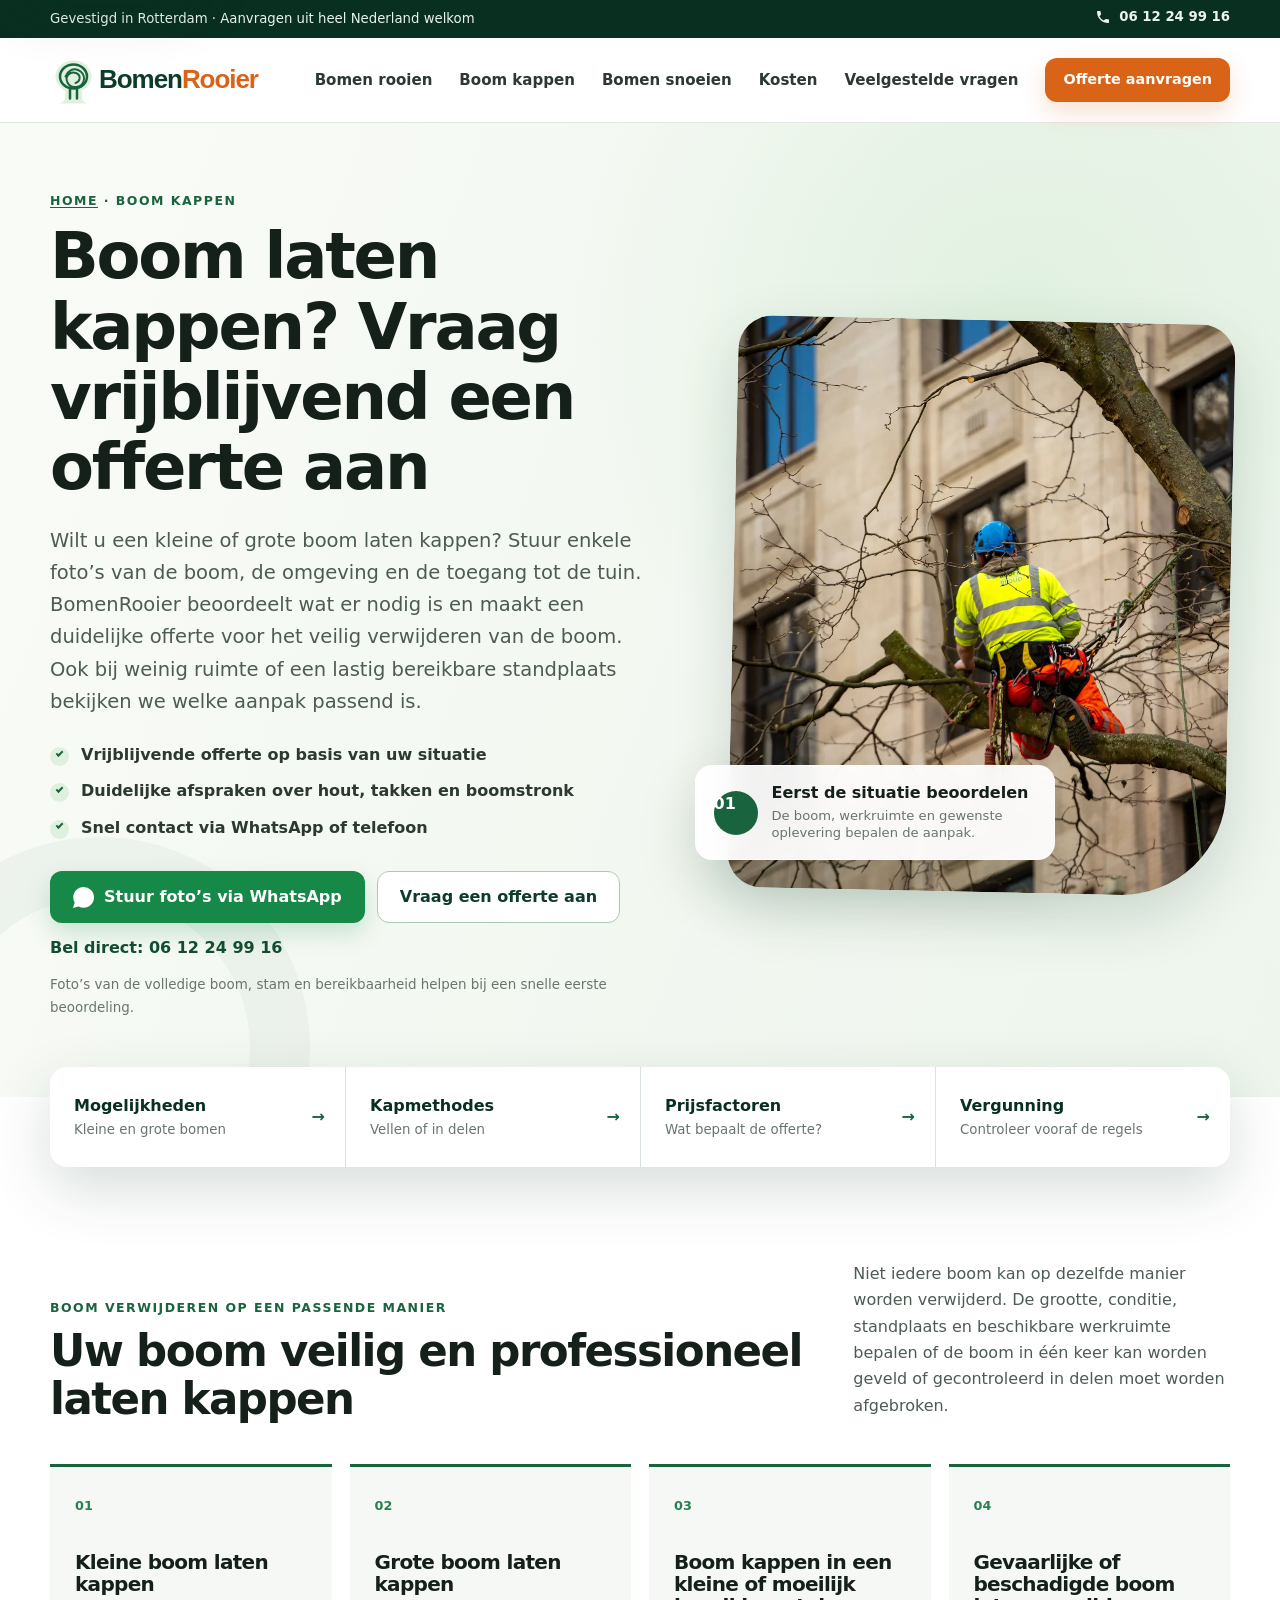
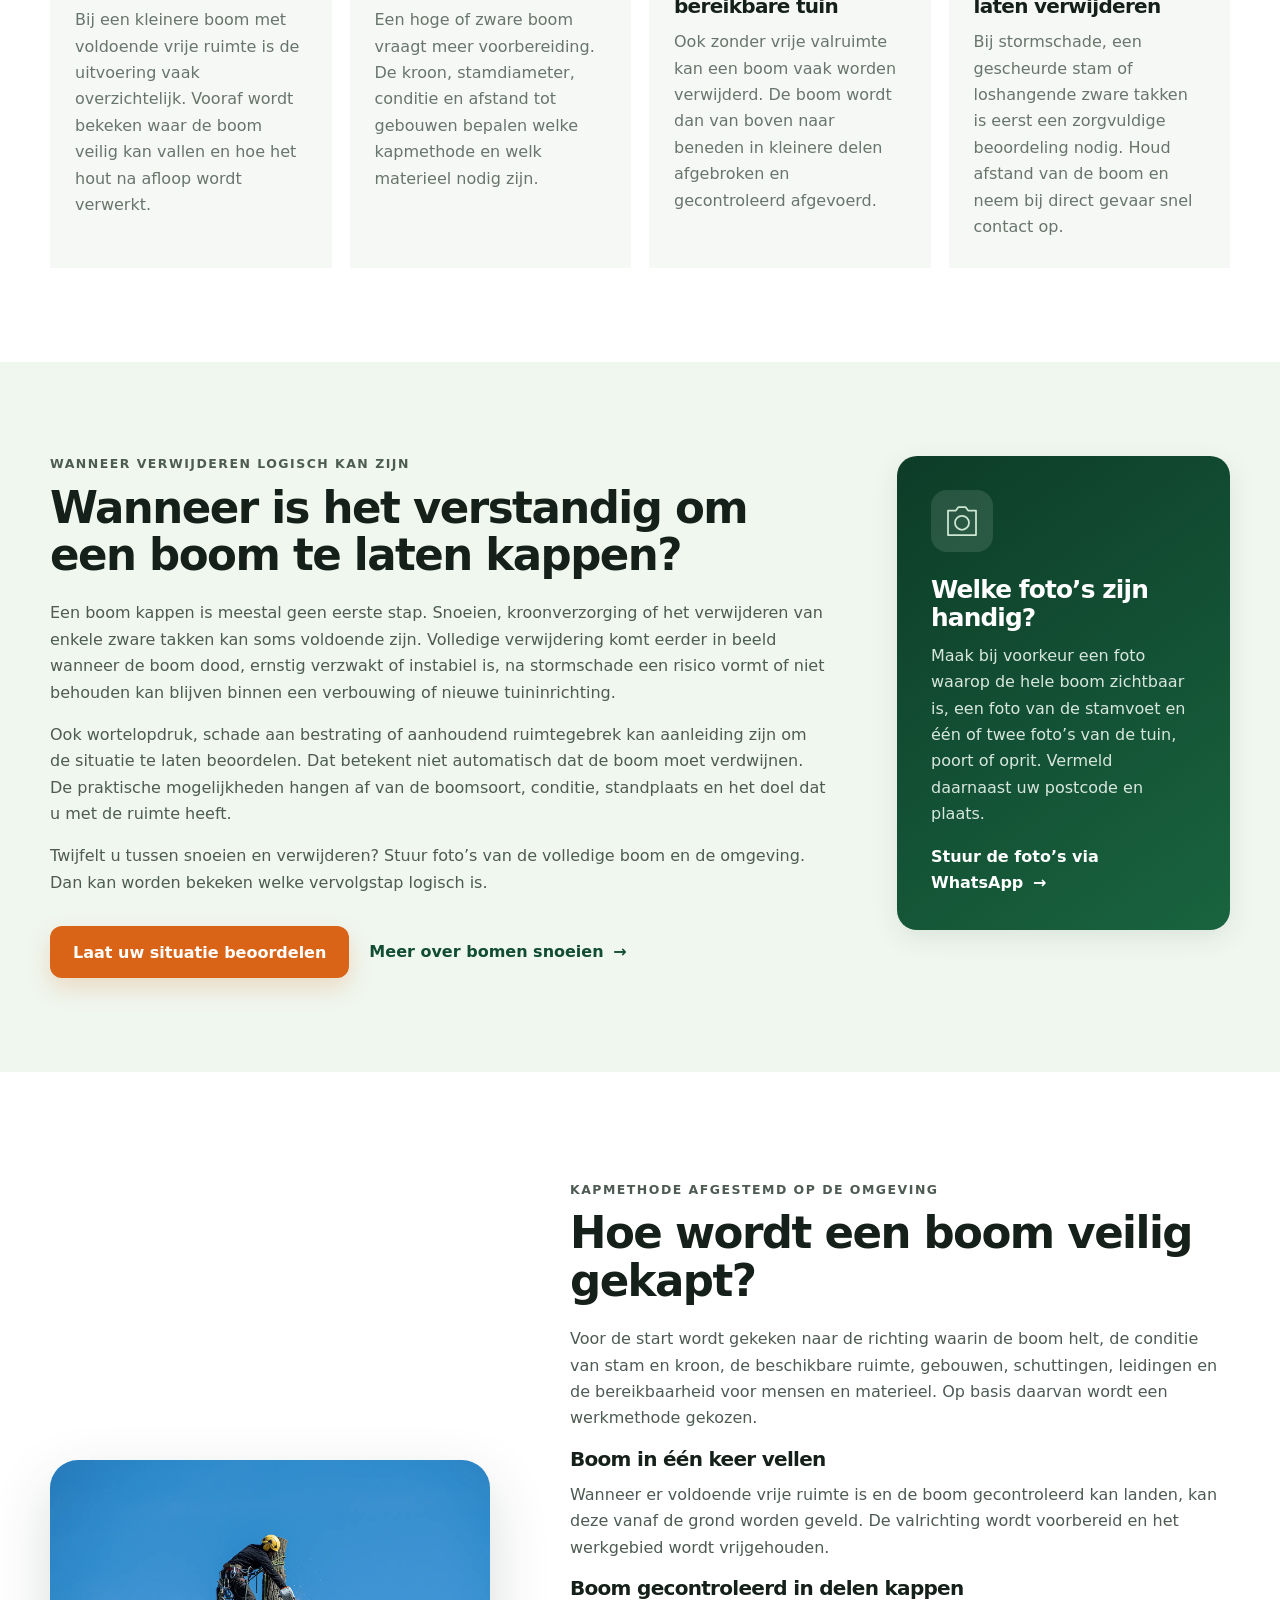
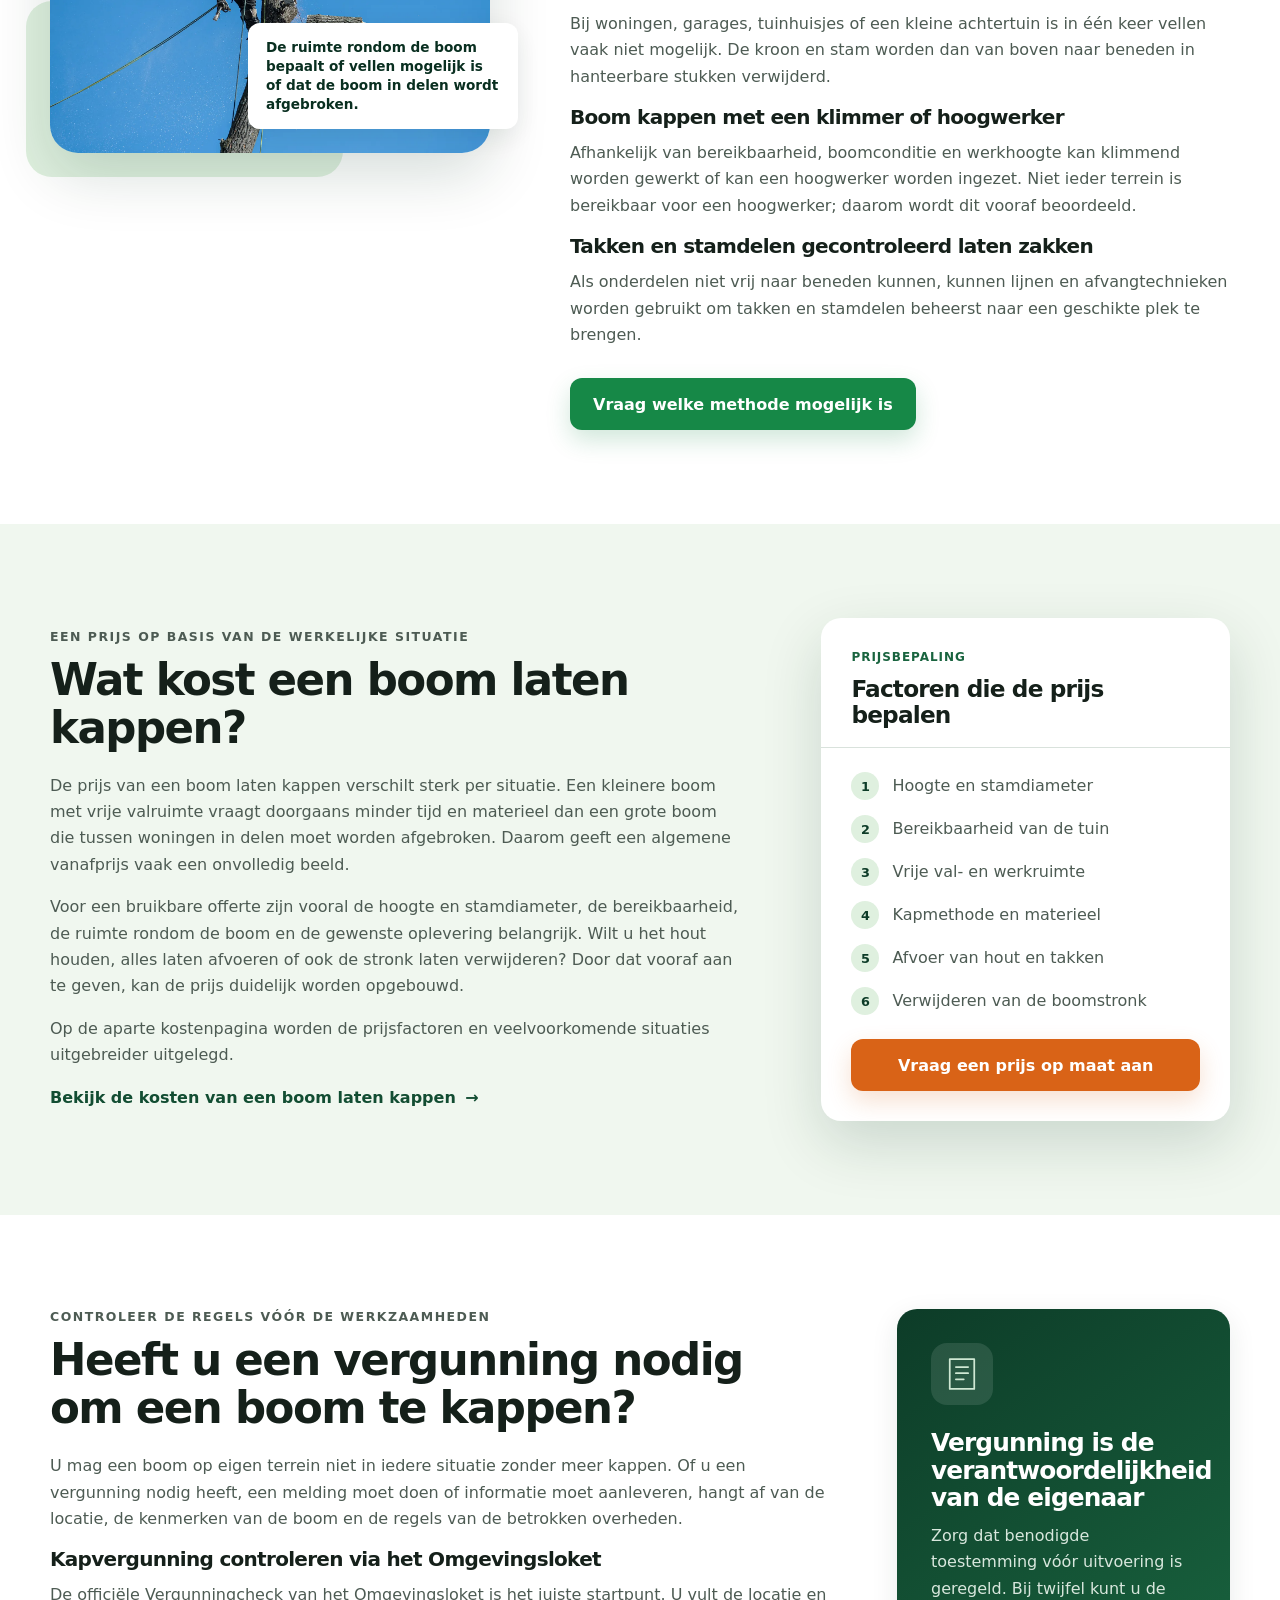
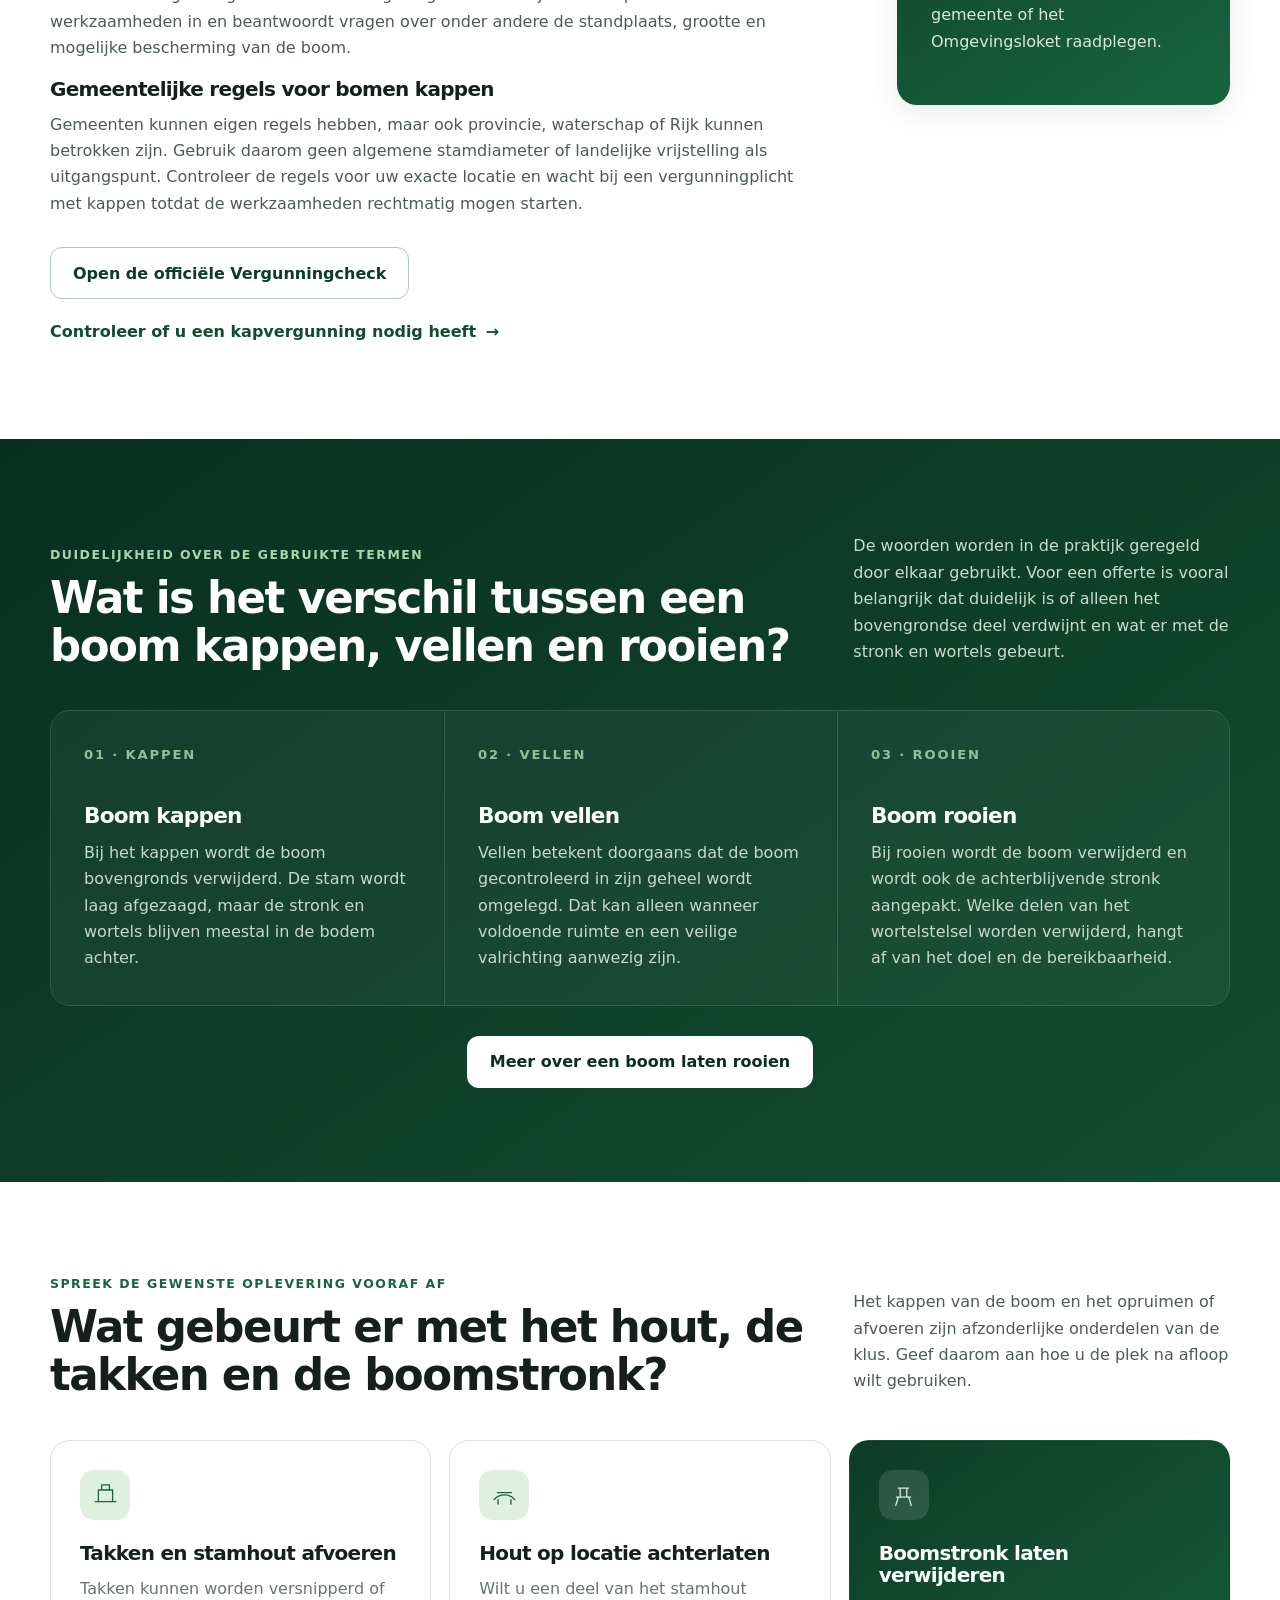
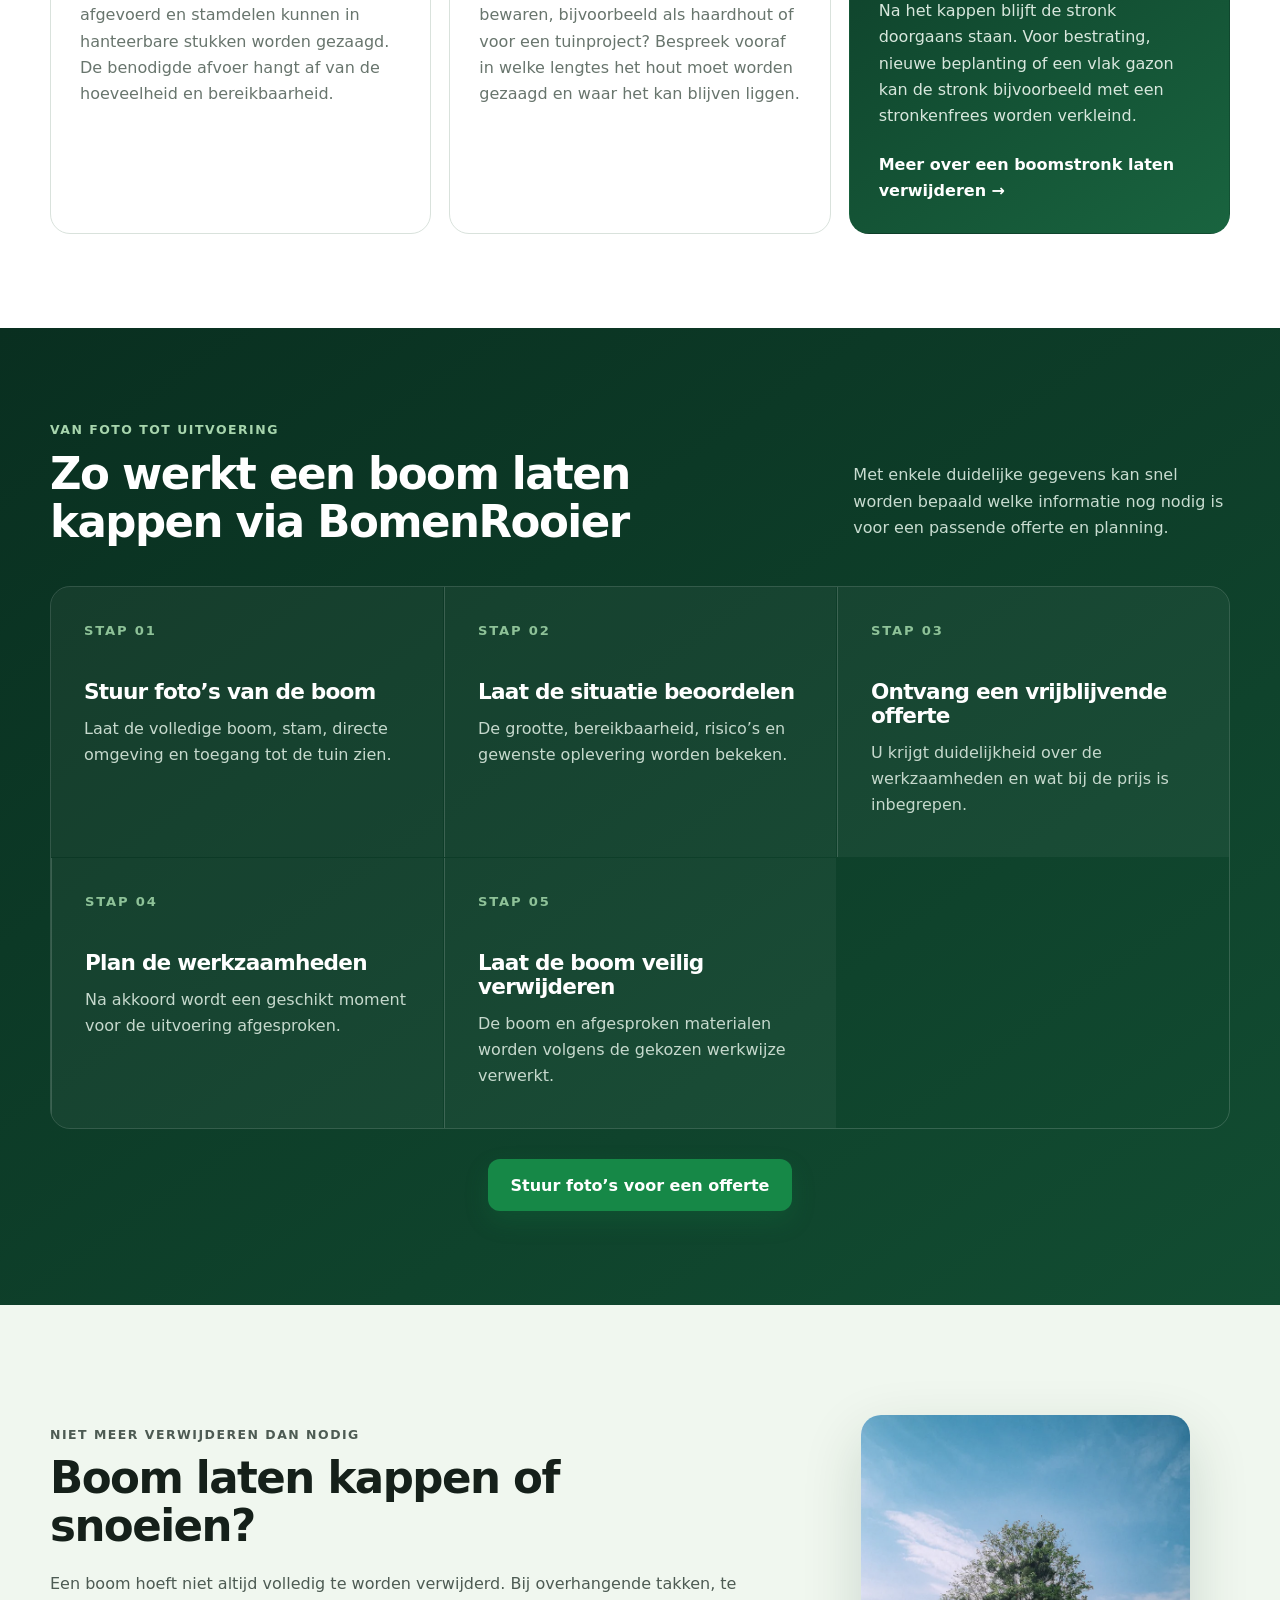
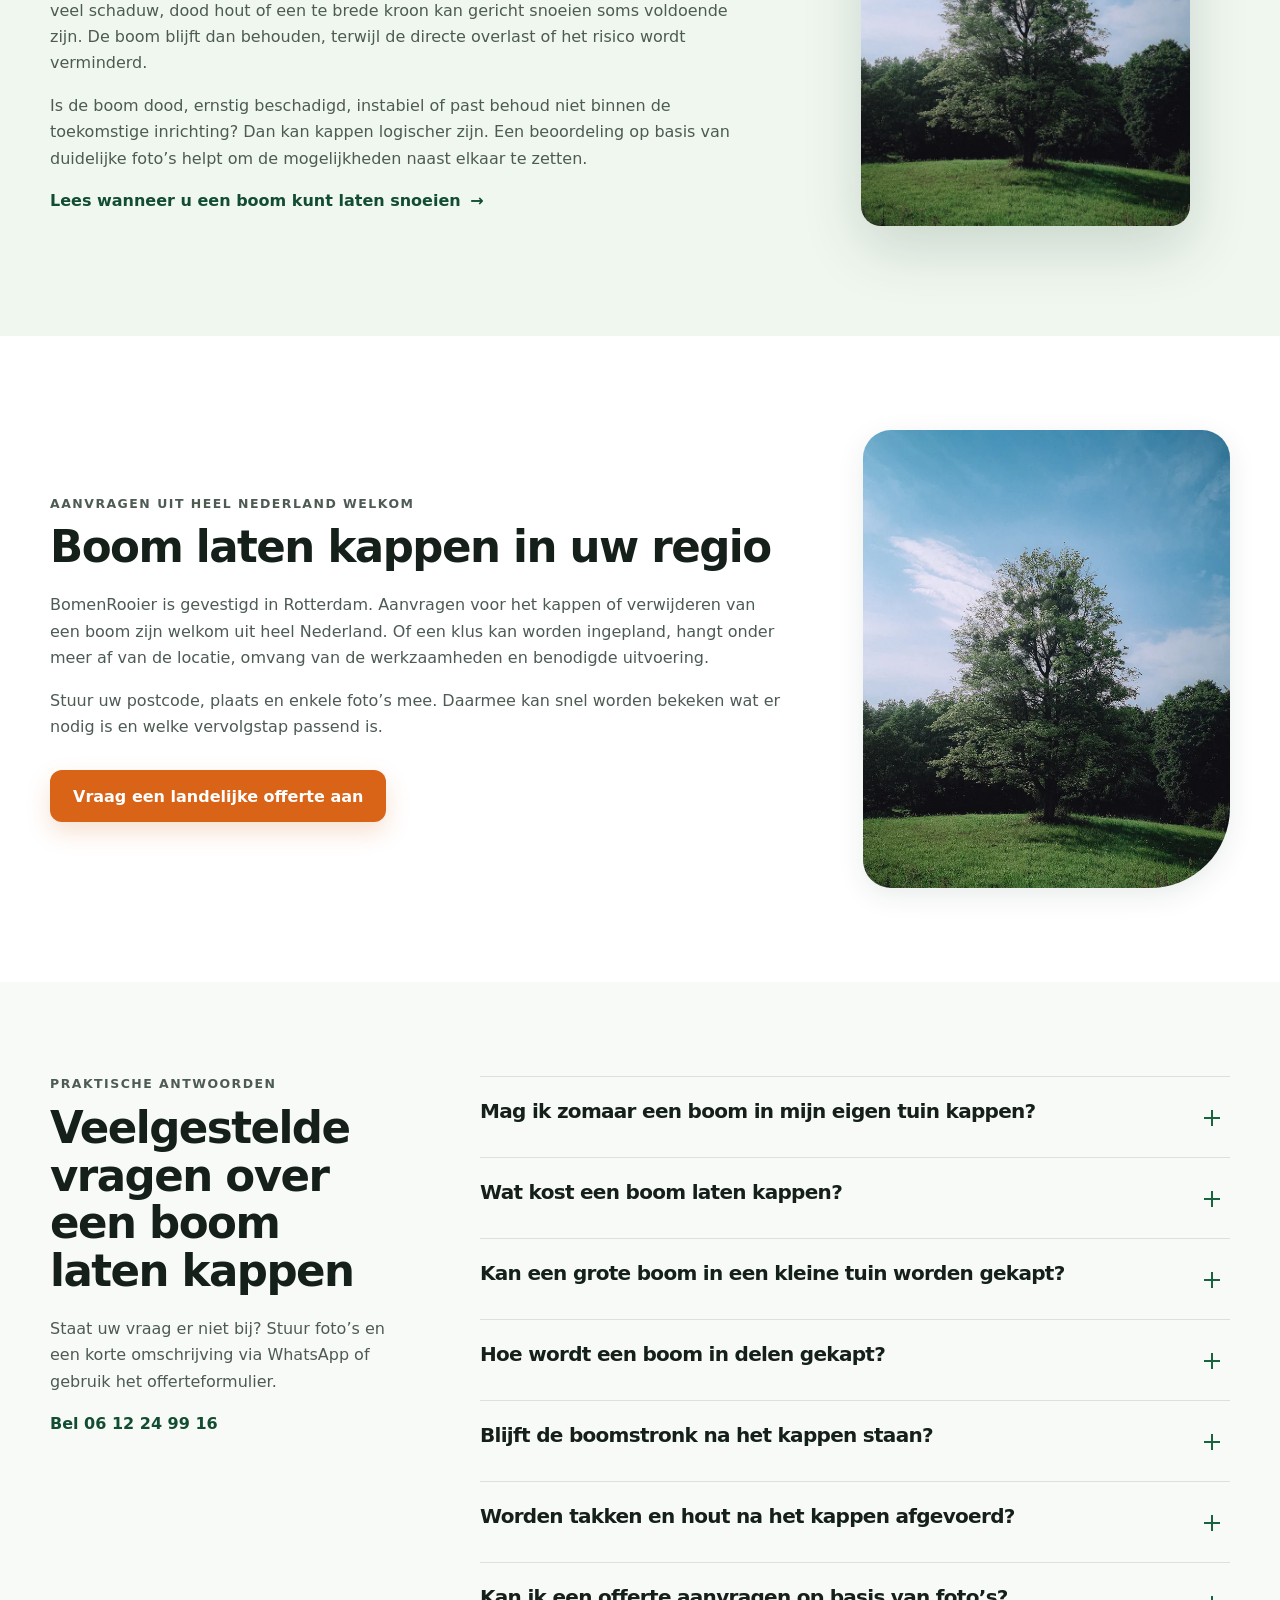
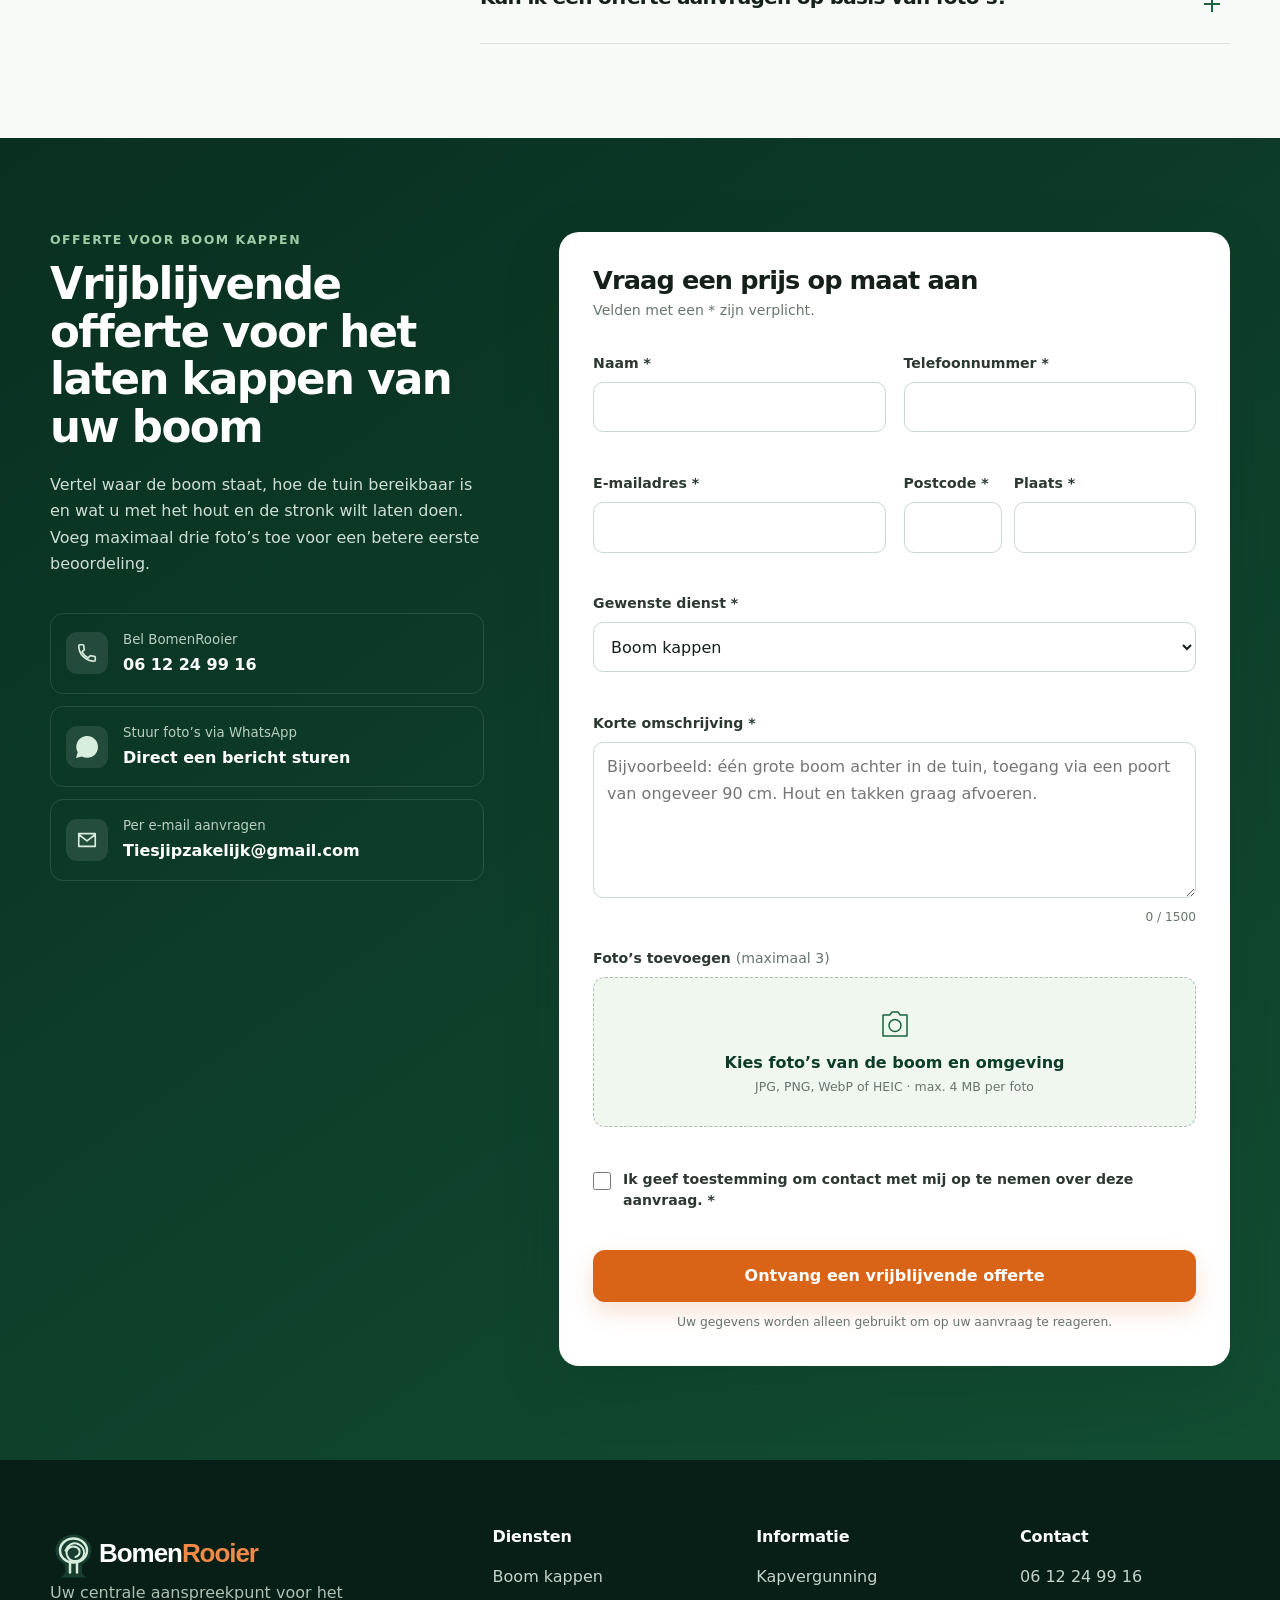
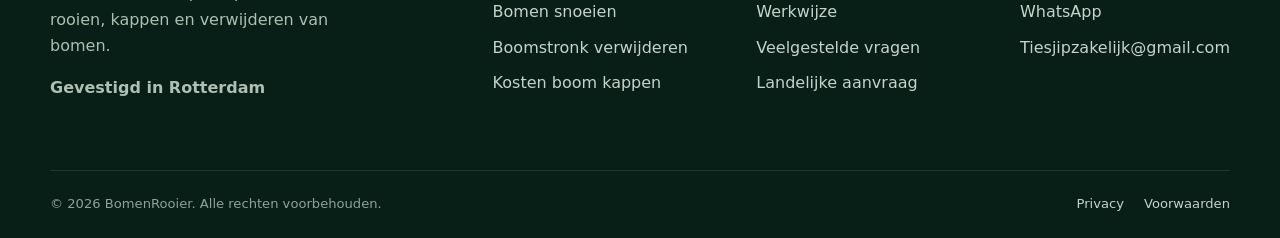
<file: boom-kappen/index.html>
<!doctype html>
<html lang="nl">
<head>
  <meta charset="utf-8">
  <meta name="viewport" content="width=device-width, initial-scale=1, viewport-fit=cover">
  <title>Boom laten kappen? Vrijblijvende offerte | BomenRooier</title>
  <meta name="description" content="Boom laten kappen? Vraag vrijblijvend een offerte aan voor het veilig kappen van kleine, grote en lastig bereikbare bomen. Stuur direct foto’s.">
  <meta name="robots" content="index, follow, max-image-preview:large">
  <link rel="canonical" href="https://bomenrooier.nl/boom-kappen/">
  <meta name="theme-color" content="#124d32">

  <meta property="og:type" content="website">
  <meta property="og:locale" content="nl_NL">
  <meta property="og:site_name" content="BomenRooier">
  <meta property="og:title" content="Boom laten kappen? Vrijblijvende offerte | BomenRooier">
  <meta property="og:description" content="Laat uw boom veilig kappen. Stuur foto’s en ontvang een vrijblijvende offerte op maat.">
  <meta property="og:url" content="https://bomenrooier.nl/boom-kappen/">
  <meta property="og:image" content="https://bomenrooier.nl/assets/images/bomenrooier-open-graph.webp">
  <meta property="og:image:width" content="1200">
  <meta property="og:image:height" content="630">
  <meta property="og:image:alt" content="BomenRooier voor het veilig laten kappen van een boom">
  <meta name="twitter:card" content="summary_large_image">

  <link rel="icon" href="../favicon.svg" type="image/svg+xml">
  <link rel="apple-touch-icon" href="../assets/icons/apple-touch-icon.png">
  <link rel="manifest" href="../site.webmanifest">
  <link rel="preload" href="../assets/images/boomverzorger-klimwerk.webp" as="image" type="image/webp" fetchpriority="high">
  <link rel="stylesheet" href="../assets/css/styles.css">

  <!-- Google Tag Manager: plaats de officiële GTM <script>-code hier. -->

  <script type="application/ld+json">
  {
    "@context": "https://schema.org",
    "@graph": [
      {
        "@type": "WebSite",
        "@id": "https://bomenrooier.nl/#website",
        "url": "https://bomenrooier.nl/",
        "name": "BomenRooier",
        "inLanguage": "nl-NL",
        "publisher": {"@id": "https://bomenrooier.nl/#organization"}
      },
      {
        "@type": "WebPage",
        "@id": "https://bomenrooier.nl/boom-kappen/#webpage",
        "url": "https://bomenrooier.nl/boom-kappen/",
        "name": "Boom laten kappen? Vrijblijvende offerte | BomenRooier",
        "description": "Vrijblijvende offerte voor het veilig laten kappen van kleine, grote en lastig bereikbare bomen.",
        "isPartOf": {"@id": "https://bomenrooier.nl/#website"},
        "about": {"@id": "https://bomenrooier.nl/boom-kappen/#service"},
        "primaryImageOfPage": {"@id": "https://bomenrooier.nl/boom-kappen/#primaryimage"},
        "breadcrumb": {"@id": "https://bomenrooier.nl/boom-kappen/#breadcrumb"},
        "inLanguage": "nl-NL"
      },
      {
        "@type": "ImageObject",
        "@id": "https://bomenrooier.nl/boom-kappen/#primaryimage",
        "url": "https://bomenrooier.nl/assets/images/boomverzorger-klimwerk.webp",
        "contentUrl": "https://bomenrooier.nl/assets/images/boomverzorger-klimwerk.webp",
        "width": 986,
        "height": 1200,
        "caption": "Boomverzorger aan het werk tijdens het gecontroleerd kappen van een boom"
      },
      {
        "@type": "Organization",
        "@id": "https://bomenrooier.nl/#organization",
        "name": "BomenRooier",
        "url": "https://bomenrooier.nl/",
        "logo": "https://bomenrooier.nl/assets/icons/logo-bomenrooier.svg",
        "telephone": "+31612249916",
        "email": "Tiesjipzakelijk@gmail.com",
        "address": {
          "@type": "PostalAddress",
          "addressLocality": "Rotterdam",
          "addressCountry": "NL"
        },
        "areaServed": {"@type": "Country", "name": "Nederland"},
        "contactPoint": {
          "@type": "ContactPoint",
          "telephone": "+31612249916",
          "contactType": "customer service",
          "availableLanguage": "Dutch",
          "areaServed": "NL"
        }
      },
      {
        "@type": "Service",
        "@id": "https://bomenrooier.nl/boom-kappen/#service",
        "name": "Boom laten kappen",
        "serviceType": "Bomen kappen en verwijderen",
        "description": "Het beoordelen, inplannen en veilig laten kappen van kleine, grote en lastig bereikbare bomen.",
        "url": "https://bomenrooier.nl/boom-kappen/",
        "provider": {"@id": "https://bomenrooier.nl/#organization"},
        "areaServed": {"@type": "Country", "name": "Nederland"},
        "offers": {
          "@type": "Offer",
          "description": "Vrijblijvende offerte op maat",
          "url": "https://bomenrooier.nl/boom-kappen/#offerte"
        }
      },
      {
        "@type": "BreadcrumbList",
        "@id": "https://bomenrooier.nl/boom-kappen/#breadcrumb",
        "itemListElement": [
          {
            "@type": "ListItem",
            "position": 1,
            "name": "Home",
            "item": "https://bomenrooier.nl/"
          },
          {
            "@type": "ListItem",
            "position": 2,
            "name": "Boom kappen",
            "item": "https://bomenrooier.nl/boom-kappen/"
          }
        ]
      },
      {
        "@type": "FAQPage",
        "@id": "https://bomenrooier.nl/boom-kappen/#faq",
        "mainEntity": [
          {
            "@type": "Question",
            "name": "Mag ik zomaar een boom in mijn eigen tuin kappen?",
            "acceptedAnswer": {"@type": "Answer", "text": "Niet altijd. Of een vergunning, melding of andere toestemming nodig is, hangt af van de locatie, de boom en de regels van de betrokken overheden. Doe daarom vooraf de Vergunningcheck in het Omgevingsloket."}
          },
          {
            "@type": "Question",
            "name": "Wat kost een boom laten kappen?",
            "acceptedAnswer": {"@type": "Answer", "text": "De prijs hangt onder meer af van de hoogte en stamdiameter, de bereikbaarheid, de beschikbare werkruimte, de gekozen kapmethode, het benodigde materieel en de gewenste afvoer. Met duidelijke foto’s kan vaak snel een eerste inschatting worden gemaakt."}
          },
          {
            "@type": "Question",
            "name": "Kan een grote boom in een kleine tuin worden gekapt?",
            "acceptedAnswer": {"@type": "Answer", "text": "Vaak wel. Als de boom niet veilig in één keer kan vallen, kan deze gecontroleerd in delen worden afgebroken. Welke methode passend is, wordt bepaald aan de hand van de boom, de bereikbaarheid en obstakels rondom de werkplek."}
          },
          {
            "@type": "Question",
            "name": "Hoe wordt een boom in delen gekapt?",
            "acceptedAnswer": {"@type": "Answer", "text": "De kroon en stam worden van boven naar beneden in hanteerbare delen afgezaagd. Waar nodig worden takken en stamdelen met lijnen gecontroleerd naar een vrije plek gebracht, zodat de omgeving zo veel mogelijk wordt ontzien."}
          },
          {
            "@type": "Question",
            "name": "Blijft de boomstronk na het kappen staan?",
            "acceptedAnswer": {"@type": "Answer", "text": "Bij alleen kappen blijft de stronk doorgaans achter. Wilt u de grond weer gebruiken voor bestrating, beplanting of een gazon, geef dan aan dat u de boomstronk ook wilt laten verwijderen."}
          },
          {
            "@type": "Question",
            "name": "Worden takken en hout na het kappen afgevoerd?",
            "acceptedAnswer": {"@type": "Answer", "text": "Dat kan. U kunt vooraf afspreken of takken en stamhout worden afgevoerd, versnipperd of op locatie achterblijven. Deze keuze wordt in de offerte opgenomen."}
          },
          {
            "@type": "Question",
            "name": "Kan ik een offerte aanvragen op basis van foto’s?",
            "acceptedAnswer": {"@type": "Answer", "text": "Ja. Stuur foto’s van de volledige boom, de stam, de omgeving en de toegang tot de tuin. Vermeld ook uw postcode, plaats en wat u na het kappen met het hout en de stronk wilt laten doen."}
          }
        ]
      }
    ]
  }
  </script>
</head>
<body>
  <!-- Google Tag Manager (noscript): plaats de officiële iframe-code direct na <body>. -->
  <a class="skip-link" href="#main-content">Ga naar de inhoud</a>

  <header class="site-header" id="site-header">
    <div class="header-top">
      <div class="container header-top__inner">
        <p>Gevestigd in Rotterdam · Aanvragen uit heel Nederland welkom</p>
        <div class="header-top__links">
          <a id="header-phone-link" class="tracked-contact" href="tel:+31612249916" data-action="phone_click" data-location="header" data-service="boom-kappen" aria-label="Bel BomenRooier op 06 12 24 99 16">
            <svg aria-hidden="true" viewBox="0 0 24 24"><path d="M6.6 10.8a15.5 15.5 0 0 0 6.6 6.6l2.2-2.2a1 1 0 0 1 1-.24c1.1.37 2.3.56 3.6.56a1 1 0 0 1 1 1V20a1 1 0 0 1-1 1C10.6 21 3 13.4 3 4a1 1 0 0 1 1-1h3.5a1 1 0 0 1 1 1c0 1.25.2 2.46.57 3.58a1 1 0 0 1-.25 1.02L6.6 10.8Z"/></svg>
            06 12 24 99 16
          </a>
        </div>
      </div>
    </div>

    <div class="container nav-wrap">
      <a class="brand" href="../" aria-label="BomenRooier homepage">
        <img src="../assets/icons/logo-bomenrooier.svg" width="210" height="52" alt="BomenRooier">
      </a>

      <button class="nav-toggle" id="nav-toggle" type="button" aria-expanded="false" aria-controls="primary-navigation" aria-label="Menu openen">
        <span></span><span></span><span></span>
      </button>

      <nav class="primary-nav" id="primary-navigation" aria-label="Hoofdnavigatie">
        <a href="../#bomen-rooien">Bomen rooien</a>
        <a href="./" aria-current="page">Boom kappen</a>
        <a href="../bomen-snoeien/">Bomen snoeien</a>
        <a href="../boom-kappen-kosten/">Kosten</a>
        <a href="#faq">Veelgestelde vragen</a>
        <a id="nav-offer-link" class="button button--small button--primary" href="#offerte" data-action="internal_link_click" data-location="header" data-service="boom-kappen">Offerte aanvragen</a>
      </nav>
    </div>
  </header>

  <main id="main-content">
    <section class="hero" aria-labelledby="hero-title">
      <div class="container hero__grid">
        <div class="hero__content">
          <nav aria-label="Broodkruimel">
            <p class="eyebrow"><a href="../" data-action="internal_link_click" data-location="hero">Home</a> · Boom kappen</p>
          </nav>
          <h1 id="hero-title">Boom laten kappen? Vraag vrijblijvend een offerte aan</h1>
          <p class="hero__intro">Wilt u een kleine of grote boom laten kappen? Stuur enkele foto’s van de boom, de omgeving en de toegang tot de tuin. BomenRooier beoordeelt wat er nodig is en maakt een duidelijke offerte voor het veilig verwijderen van de boom. Ook bij weinig ruimte of een lastig bereikbare standplaats bekijken we welke aanpak passend is.</p>

          <ul class="check-list check-list--hero" aria-label="Voordelen">
            <li>Vrijblijvende offerte op basis van uw situatie</li>
            <li>Duidelijke afspraken over hout, takken en boomstronk</li>
            <li>Snel contact via WhatsApp of telefoon</li>
          </ul>

          <div class="hero__actions">
            <a id="hero-whatsapp" class="button button--whatsapp tracked-contact" href="https://wa.me/31612249916?text=Hallo%20BomenRooier%2C%20ik%20wil%20graag%20een%20offerte%20voor%20het%20kappen%20van%20een%20boom.%20Ik%20stuur%20hierbij%20foto%27s." data-action="whatsapp_click" data-location="hero" data-service="boom-kappen" target="_blank" rel="noopener">
              <svg aria-hidden="true" viewBox="0 0 24 24"><path d="M20.5 3.5A11.8 11.8 0 0 0 12.1 0C5.6 0 .3 5.3.3 11.8c0 2.1.6 4.1 1.6 5.9L0 24l6.5-1.7a11.8 11.8 0 0 0 5.6 1.4h.1C18.7 23.7 24 18.4 24 11.9c0-3.2-1.2-6.2-3.5-8.4Z"/></svg>
              Stuur foto’s via WhatsApp
            </a>
            <a id="hero-offer" class="button button--secondary" href="#offerte" data-action="internal_link_click" data-location="hero" data-service="boom-kappen">Vraag een offerte aan</a>
            <a id="hero-phone" class="plain-phone tracked-contact" href="tel:+31612249916" data-action="phone_click" data-location="hero" data-service="boom-kappen">Bel direct: 06 12 24 99 16</a>
          </div>
          <p class="hero__microcopy">Foto’s van de volledige boom, stam en bereikbaarheid helpen bij een snelle eerste beoordeling.</p>
        </div>

        <div class="hero__visual" aria-hidden="true">
          <figure class="hero__image-wrap">
            <img src="../assets/images/boomverzorger-klimwerk.webp" width="986" height="1200" alt="" fetchpriority="high" decoding="async">
          </figure>
          <div class="hero-card">
            <span class="hero-card__number">01</span>
            <div><strong>Eerst de situatie beoordelen</strong><span>De boom, werkruimte en gewenste oplevering bepalen de aanpak.</span></div>
          </div>
        </div>
      </div>
    </section>

    <div class="service-strip" aria-label="Snel naar informatie">
      <div class="container service-strip__grid">
        <a href="#mogelijkheden" data-action="internal_link_click" data-location="hero" data-service="boom-kappen"><span>Mogelijkheden</span><small>Kleine en grote bomen</small></a>
        <a href="#kapmethodes" data-action="internal_link_click" data-location="hero" data-service="boom-kappen"><span>Kapmethodes</span><small>Vellen of in delen</small></a>
        <a href="#kosten" data-action="internal_link_click" data-location="hero" data-service="boom-kappen-kosten"><span>Prijsfactoren</span><small>Wat bepaalt de offerte?</small></a>
        <a href="#vergunning" data-action="internal_link_click" data-location="hero" data-service="kapvergunning"><span>Vergunning</span><small>Controleer vooraf de regels</small></a>
      </div>
    </div>

    <section class="section" id="mogelijkheden" aria-labelledby="mogelijkheden-title">
      <div class="container">
        <div class="section-heading">
          <div>
            <p class="eyebrow">Boom verwijderen op een passende manier</p>
            <h2 id="mogelijkheden-title">Uw boom veilig en professioneel laten kappen</h2>
          </div>
          <p>Niet iedere boom kan op dezelfde manier worden verwijderd. De grootte, conditie, standplaats en beschikbare werkruimte bepalen of de boom in één keer kan worden geveld of gecontroleerd in delen moet worden afgebroken.</p>
        </div>

        <div class="reasons-grid">
          <article>
            <span>01</span>
            <h3>Kleine boom laten kappen</h3>
            <p>Bij een kleinere boom met voldoende vrije ruimte is de uitvoering vaak overzichtelijk. Vooraf wordt bekeken waar de boom veilig kan vallen en hoe het hout na afloop wordt verwerkt.</p>
          </article>
          <article>
            <span>02</span>
            <h3>Grote boom laten kappen</h3>
            <p>Een hoge of zware boom vraagt meer voorbereiding. De kroon, stamdiameter, conditie en afstand tot gebouwen bepalen welke kapmethode en welk materieel nodig zijn.</p>
          </article>
          <article>
            <span>03</span>
            <h3>Boom kappen in een kleine of moeilijk bereikbare tuin</h3>
            <p>Ook zonder vrije valruimte kan een boom vaak worden verwijderd. De boom wordt dan van boven naar beneden in kleinere delen afgebroken en gecontroleerd afgevoerd.</p>
          </article>
          <article>
            <span>04</span>
            <h3>Gevaarlijke of beschadigde boom laten verwijderen</h3>
            <p>Bij stormschade, een gescheurde stam of loshangende zware takken is eerst een zorgvuldige beoordeling nodig. Houd afstand van de boom en neem bij direct gevaar snel contact op.</p>
          </article>
        </div>
      </div>
    </section>

    <section class="section section--tint" aria-labelledby="wanneer-title">
      <div class="container split">
        <div class="split__content">
          <p class="eyebrow">Wanneer verwijderen logisch kan zijn</p>
          <h2 id="wanneer-title">Wanneer is het verstandig om een boom te laten kappen?</h2>
          <p>Een boom kappen is meestal geen eerste stap. Snoeien, kroonverzorging of het verwijderen van enkele zware takken kan soms voldoende zijn. Volledige verwijdering komt eerder in beeld wanneer de boom dood, ernstig verzwakt of instabiel is, na stormschade een risico vormt of niet behouden kan blijven binnen een verbouwing of nieuwe tuininrichting.</p>
          <p>Ook wortelopdruk, schade aan bestrating of aanhoudend ruimtegebrek kan aanleiding zijn om de situatie te laten beoordelen. Dat betekent niet automatisch dat de boom moet verdwijnen. De praktische mogelijkheden hangen af van de boomsoort, conditie, standplaats en het doel dat u met de ruimte heeft.</p>
          <p>Twijfelt u tussen snoeien en verwijderen? Stuur foto’s van de volledige boom en de omgeving. Dan kan worden bekeken welke vervolgstap logisch is.</p>
          <div class="inline-actions">
            <a class="button button--primary" href="#offerte" data-action="internal_link_click" data-location="services" data-service="boom-kappen">Laat uw situatie beoordelen</a>
            <a class="text-link" href="../bomen-snoeien/" data-action="internal_link_click" data-location="services" data-service="bomen-snoeien">Meer over bomen snoeien <span aria-hidden="true">→</span></a>
          </div>
        </div>

        <aside class="quote-panel" aria-label="Foto’s voor een offerte">
          <div class="quote-panel__icon">
            <svg aria-hidden="true" viewBox="0 0 48 48"><path d="M8 12h9l3-4h8l3 4h9v28H8V12Z"/><circle cx="24" cy="26" r="8"/></svg>
          </div>
          <h3>Welke foto’s zijn handig?</h3>
          <p>Maak bij voorkeur een foto waarop de hele boom zichtbaar is, een foto van de stamvoet en één of twee foto’s van de tuin, poort of oprit. Vermeld daarnaast uw postcode en plaats.</p>
          <a class="text-link tracked-contact" href="https://wa.me/31612249916?text=Hallo%20BomenRooier%2C%20ik%20wil%20graag%20laten%20beoordelen%20of%20mijn%20boom%20gekapt%20moet%20worden." data-action="whatsapp_click" data-location="services" data-service="boom-kappen" target="_blank" rel="noopener">Stuur de foto’s via WhatsApp <span aria-hidden="true">→</span></a>
        </aside>
      </div>
    </section>

    <section class="section media-section" id="kapmethodes" aria-labelledby="kapmethodes-title">
      <div class="container media-section__grid">
        <figure class="media-section__image">
          <img src="../assets/images/bomenrooier-boom-rooien.webp" width="1600" height="1067" loading="lazy" decoding="async" alt="Gecontroleerd zaagwerk bij het kappen en verwijderen van een boom">
          <figcaption>De ruimte rondom de boom bepaalt of vellen mogelijk is of dat de boom in delen wordt afgebroken.</figcaption>
        </figure>

        <div class="media-section__content">
          <p class="eyebrow">Kapmethode afgestemd op de omgeving</p>
          <h2 id="kapmethodes-title">Hoe wordt een boom veilig gekapt?</h2>
          <p>Voor de start wordt gekeken naar de richting waarin de boom helt, de conditie van stam en kroon, de beschikbare ruimte, gebouwen, schuttingen, leidingen en de bereikbaarheid voor mensen en materieel. Op basis daarvan wordt een werkmethode gekozen.</p>

          <h3>Boom in één keer vellen</h3>
          <p>Wanneer er voldoende vrije ruimte is en de boom gecontroleerd kan landen, kan deze vanaf de grond worden geveld. De valrichting wordt voorbereid en het werkgebied wordt vrijgehouden.</p>

          <h3>Boom gecontroleerd in delen kappen</h3>
          <p>Bij woningen, garages, tuinhuisjes of een kleine achtertuin is in één keer vellen vaak niet mogelijk. De kroon en stam worden dan van boven naar beneden in hanteerbare stukken verwijderd.</p>

          <h3>Boom kappen met een klimmer of hoogwerker</h3>
          <p>Afhankelijk van bereikbaarheid, boomconditie en werkhoogte kan klimmend worden gewerkt of kan een hoogwerker worden ingezet. Niet ieder terrein is bereikbaar voor een hoogwerker; daarom wordt dit vooraf beoordeeld.</p>

          <h3>Takken en stamdelen gecontroleerd laten zakken</h3>
          <p>Als onderdelen niet vrij naar beneden kunnen, kunnen lijnen en afvangtechnieken worden gebruikt om takken en stamdelen beheerst naar een geschikte plek te brengen.</p>

          <div class="inline-actions">
            <a id="methods-whatsapp" class="button button--whatsapp tracked-contact" href="https://wa.me/31612249916?text=Hallo%20BomenRooier%2C%20ik%20wil%20weten%20hoe%20mijn%20boom%20veilig%20kan%20worden%20gekapt." data-action="whatsapp_click" data-location="methods" data-service="boom-kappen" target="_blank" rel="noopener">Vraag welke methode mogelijk is</a>
          </div>
        </div>
      </div>
    </section>

    <section class="section section--tint" id="kosten" aria-labelledby="kosten-title">
      <div class="container cost-grid">
        <div class="cost-grid__content">
          <p class="eyebrow">Een prijs op basis van de werkelijke situatie</p>
          <h2 id="kosten-title">Wat kost een boom laten kappen?</h2>
          <p>De prijs van een boom laten kappen verschilt sterk per situatie. Een kleinere boom met vrije valruimte vraagt doorgaans minder tijd en materieel dan een grote boom die tussen woningen in delen moet worden afgebroken. Daarom geeft een algemene vanafprijs vaak een onvolledig beeld.</p>
          <p>Voor een bruikbare offerte zijn vooral de hoogte en stamdiameter, de bereikbaarheid, de ruimte rondom de boom en de gewenste oplevering belangrijk. Wilt u het hout houden, alles laten afvoeren of ook de stronk laten verwijderen? Door dat vooraf aan te geven, kan de prijs duidelijk worden opgebouwd.</p>
          <p>Op de aparte kostenpagina worden de prijsfactoren en veelvoorkomende situaties uitgebreider uitgelegd.</p>
          <a class="text-link" href="../boom-kappen-kosten/" data-action="internal_link_click" data-location="costs" data-service="boom-kappen-kosten">Bekijk de kosten van een boom laten kappen <span aria-hidden="true">→</span></a>
        </div>

        <aside class="cost-card">
          <div class="cost-card__top">
            <span class="cost-card__label">Prijsbepaling</span>
            <h3>Factoren die de prijs bepalen</h3>
          </div>
          <ol>
            <li><span>1</span>Hoogte en stamdiameter</li>
            <li><span>2</span>Bereikbaarheid van de tuin</li>
            <li><span>3</span>Vrije val- en werkruimte</li>
            <li><span>4</span>Kapmethode en materieel</li>
            <li><span>5</span>Afvoer van hout en takken</li>
            <li><span>6</span>Verwijderen van de boomstronk</li>
          </ol>
          <a class="button button--primary" href="#offerte" data-action="internal_link_click" data-location="costs" data-service="boom-kappen">Vraag een prijs op maat aan</a>
        </aside>
      </div>
    </section>

    <section class="section" id="vergunning" aria-labelledby="vergunning-title">
      <div class="container split">
        <div class="split__content">
          <p class="eyebrow">Controleer de regels vóór de werkzaamheden</p>
          <h2 id="vergunning-title">Heeft u een vergunning nodig om een boom te kappen?</h2>
          <p>U mag een boom op eigen terrein niet in iedere situatie zonder meer kappen. Of u een vergunning nodig heeft, een melding moet doen of informatie moet aanleveren, hangt af van de locatie, de kenmerken van de boom en de regels van de betrokken overheden.</p>

          <h3>Kapvergunning controleren via het Omgevingsloket</h3>
          <p>De officiële Vergunningcheck van het Omgevingsloket is het juiste startpunt. U vult de locatie en werkzaamheden in en beantwoordt vragen over onder andere de standplaats, grootte en mogelijke bescherming van de boom.</p>

          <h3>Gemeentelijke regels voor bomen kappen</h3>
          <p>Gemeenten kunnen eigen regels hebben, maar ook provincie, waterschap of Rijk kunnen betrokken zijn. Gebruik daarom geen algemene stamdiameter of landelijke vrijstelling als uitgangspunt. Controleer de regels voor uw exacte locatie en wacht bij een vergunningplicht met kappen totdat de werkzaamheden rechtmatig mogen starten.</p>

          <div class="inline-actions">
            <a class="button button--secondary" href="https://omgevingswet.overheid.nl/checken" target="_blank" rel="noopener external">Open de officiële Vergunningcheck</a>
            <a class="text-link" href="../kapvergunning/" data-action="internal_link_click" data-location="permit" data-service="kapvergunning">Controleer of u een kapvergunning nodig heeft <span aria-hidden="true">→</span></a>
          </div>
        </div>

        <aside class="quote-panel">
          <div class="quote-panel__icon">
            <svg aria-hidden="true" viewBox="0 0 48 48"><path d="M10 7h28v34H10z"/><path d="M17 16h14M17 23h14M17 30h9"/></svg>
          </div>
          <h3>Vergunning is de verantwoordelijkheid van de eigenaar</h3>
          <p>Zorg dat benodigde toestemming vóór uitvoering is geregeld. Bij twijfel kunt u de gemeente of het Omgevingsloket raadplegen.</p>
        </aside>
      </div>
    </section>

    <section class="section section--dark" aria-labelledby="verschil-title">
      <div class="container">
        <div class="section-heading section-heading--light">
          <div>
            <p class="eyebrow">Duidelijkheid over de gebruikte termen</p>
            <h2 id="verschil-title">Wat is het verschil tussen een boom kappen, vellen en rooien?</h2>
          </div>
          <p>De woorden worden in de praktijk geregeld door elkaar gebruikt. Voor een offerte is vooral belangrijk dat duidelijk is of alleen het bovengrondse deel verdwijnt en wat er met de stronk en wortels gebeurt.</p>
        </div>

        <ol class="process-grid">
          <li>
            <span class="process-grid__number">01 · KAPPEN</span>
            <h3>Boom kappen</h3>
            <p>Bij het kappen wordt de boom bovengronds verwijderd. De stam wordt laag afgezaagd, maar de stronk en wortels blijven meestal in de bodem achter.</p>
          </li>
          <li>
            <span class="process-grid__number">02 · VELLEN</span>
            <h3>Boom vellen</h3>
            <p>Vellen betekent doorgaans dat de boom gecontroleerd in zijn geheel wordt omgelegd. Dat kan alleen wanneer voldoende ruimte en een veilige valrichting aanwezig zijn.</p>
          </li>
          <li>
            <span class="process-grid__number">03 · ROOIEN</span>
            <h3>Boom rooien</h3>
            <p>Bij rooien wordt de boom verwijderd en wordt ook de achterblijvende stronk aangepakt. Welke delen van het wortelstelsel worden verwijderd, hangt af van het doel en de bereikbaarheid.</p>
          </li>
        </ol>
        <div class="process-cta">
          <a class="button button--light" href="../#bomen-rooien" data-action="internal_link_click" data-location="services" data-service="bomen-rooien">Meer over een boom laten rooien</a>
        </div>
      </div>
    </section>

    <section class="section" aria-labelledby="afvoer-title">
      <div class="container">
        <div class="section-heading">
          <div>
            <p class="eyebrow">Spreek de gewenste oplevering vooraf af</p>
            <h2 id="afvoer-title">Wat gebeurt er met het hout, de takken en de boomstronk?</h2>
          </div>
          <p>Het kappen van de boom en het opruimen of afvoeren zijn afzonderlijke onderdelen van de klus. Geef daarom aan hoe u de plek na afloop wilt gebruiken.</p>
        </div>

        <div class="cards-grid">
          <article class="service-card">
            <div class="service-card__icon">
              <svg aria-hidden="true" viewBox="0 0 48 48"><path d="M8 35h32M13 35V17h22v18M18 17V9h12v8"/></svg>
            </div>
            <h3>Takken en stamhout afvoeren</h3>
            <p>Takken kunnen worden versnipperd of afgevoerd en stamdelen kunnen in hanteerbare stukken worden gezaagd. De benodigde afvoer hangt af van de hoeveelheid en bereikbaarheid.</p>
          </article>

          <article class="service-card">
            <div class="service-card__icon">
              <svg aria-hidden="true" viewBox="0 0 48 48"><path d="M8 32c8-10 24-10 32 0M14 32v7M34 32v7M13 21h22"/></svg>
            </div>
            <h3>Hout op locatie achterlaten</h3>
            <p>Wilt u een deel van het stamhout bewaren, bijvoorbeeld als haardhout of voor een tuinproject? Bespreek vooraf in welke lengtes het hout moet worden gezaagd en waar het kan blijven liggen.</p>
          </article>

          <article class="service-card service-card--featured">
            <div class="service-card__icon">
              <svg aria-hidden="true" viewBox="0 0 48 48"><path d="M13 28h22M16 28l-4 13M32 28l4 13M19 28V14h10v14M16 14h16"/></svg>
            </div>
            <h3>Boomstronk laten verwijderen</h3>
            <p>Na het kappen blijft de stronk doorgaans staan. Voor bestrating, nieuwe beplanting of een vlak gazon kan de stronk bijvoorbeeld met een stronkenfrees worden verkleind.</p>
            <a href="../boomstronk-verwijderen/" data-action="internal_link_click" data-location="services" data-service="boomstronk-verwijderen">Meer over een boomstronk laten verwijderen <span aria-hidden="true">→</span></a>
          </article>
        </div>
      </div>
    </section>

    <section class="section section--dark" id="werkwijze" aria-labelledby="werkwijze-title">
      <div class="container">
        <div class="section-heading section-heading--light">
          <div>
            <p class="eyebrow">Van foto tot uitvoering</p>
            <h2 id="werkwijze-title">Zo werkt een boom laten kappen via BomenRooier</h2>
          </div>
          <p>Met enkele duidelijke gegevens kan snel worden bepaald welke informatie nog nodig is voor een passende offerte en planning.</p>
        </div>

        <ol class="process-grid">
          <li><span class="process-grid__number">STAP 01</span><h3>Stuur foto’s van de boom</h3><p>Laat de volledige boom, stam, directe omgeving en toegang tot de tuin zien.</p></li>
          <li><span class="process-grid__number">STAP 02</span><h3>Laat de situatie beoordelen</h3><p>De grootte, bereikbaarheid, risico’s en gewenste oplevering worden bekeken.</p></li>
          <li><span class="process-grid__number">STAP 03</span><h3>Ontvang een vrijblijvende offerte</h3><p>U krijgt duidelijkheid over de werkzaamheden en wat bij de prijs is inbegrepen.</p></li>
          <li><span class="process-grid__number">STAP 04</span><h3>Plan de werkzaamheden</h3><p>Na akkoord wordt een geschikt moment voor de uitvoering afgesproken.</p></li>
          <li><span class="process-grid__number">STAP 05</span><h3>Laat de boom veilig verwijderen</h3><p>De boom en afgesproken materialen worden volgens de gekozen werkwijze verwerkt.</p></li>
        </ol>

        <div class="process-cta">
          <a class="button button--whatsapp tracked-contact" href="https://wa.me/31612249916?text=Hallo%20BomenRooier%2C%20ik%20wil%20graag%20foto%27s%20sturen%20voor%20een%20offerte%20voor%20boom%20kappen." data-action="whatsapp_click" data-location="process" data-service="boom-kappen" target="_blank" rel="noopener">Stuur foto’s voor een offerte</a>
        </div>
      </div>
    </section>

    <section class="section section--tint" aria-labelledby="snoeien-title">
      <div class="container cost-grid">
        <div class="cost-grid__content">
          <p class="eyebrow">Niet meer verwijderen dan nodig</p>
          <h2 id="snoeien-title">Boom laten kappen of snoeien?</h2>
          <p>Een boom hoeft niet altijd volledig te worden verwijderd. Bij overhangende takken, te veel schaduw, dood hout of een te brede kroon kan gericht snoeien soms voldoende zijn. De boom blijft dan behouden, terwijl de directe overlast of het risico wordt verminderd.</p>
          <p>Is de boom dood, ernstig beschadigd, instabiel of past behoud niet binnen de toekomstige inrichting? Dan kan kappen logischer zijn. Een beoordeling op basis van duidelijke foto’s helpt om de mogelijkheden naast elkaar te zetten.</p>
          <a class="text-link" href="../bomen-snoeien/" data-action="internal_link_click" data-location="services" data-service="bomen-snoeien">Lees wanneer u een boom kunt laten snoeien <span aria-hidden="true">→</span></a>
        </div>
        <figure class="cost-card">
          <img src="../assets/images/verzorgde-tuin-na-boomwerk.webp" width="720" height="900" loading="lazy" decoding="async" alt="Verzorgde tuin na uitgevoerde boomwerkzaamheden">
        </figure>
      </div>
    </section>

    <section class="section location-section" aria-labelledby="regio-title">
      <div class="container location-section__grid">
        <div>
          <p class="eyebrow">Aanvragen uit heel Nederland welkom</p>
          <h2 id="regio-title">Boom laten kappen in uw regio</h2>
          <p>BomenRooier is gevestigd in Rotterdam. Aanvragen voor het kappen of verwijderen van een boom zijn welkom uit heel Nederland. Of een klus kan worden ingepland, hangt onder meer af van de locatie, omvang van de werkzaamheden en benodigde uitvoering.</p>
          <p>Stuur uw postcode, plaats en enkele foto’s mee. Daarmee kan snel worden bekeken wat er nodig is en welke vervolgstap passend is.</p>
          <div class="inline-actions">
            <a class="button button--primary" href="#offerte" data-action="internal_link_click" data-location="services" data-service="boom-kappen">Vraag een landelijke offerte aan</a>
          </div>
        </div>
        <figure>
          <img src="../assets/images/verzorgde-tuin-na-boomwerk.webp" width="720" height="900" loading="lazy" decoding="async" alt="Tuin die na het verwijderen van een boom weer bruikbaar is">
        </figure>
      </div>
    </section>

    <section class="section section--faq" id="faq" aria-labelledby="faq-title">
      <div class="container faq-grid">
        <div class="faq-intro">
          <p class="eyebrow">Praktische antwoorden</p>
          <h2 id="faq-title">Veelgestelde vragen over een boom laten kappen</h2>
          <p>Staat uw vraag er niet bij? Stuur foto’s en een korte omschrijving via WhatsApp of gebruik het offerteformulier.</p>
          <a class="plain-phone tracked-contact" href="tel:+31612249916" data-action="phone_click" data-location="faq" data-service="boom-kappen">Bel 06 12 24 99 16</a>
        </div>

        <div class="accordion">
          <details>
            <summary><h3>Mag ik zomaar een boom in mijn eigen tuin kappen?</h3></summary>
            <div><p>Niet altijd. Of een vergunning, melding of andere toestemming nodig is, hangt af van de locatie, de boom en de regels van de betrokken overheden. Doe daarom vooraf de Vergunningcheck in het Omgevingsloket.</p></div>
          </details>
          <details>
            <summary><h3>Wat kost een boom laten kappen?</h3></summary>
            <div><p>De prijs hangt onder meer af van de hoogte en stamdiameter, de bereikbaarheid, de beschikbare werkruimte, de gekozen kapmethode, het benodigde materieel en de gewenste afvoer. Met duidelijke foto’s kan vaak snel een eerste inschatting worden gemaakt.</p></div>
          </details>
          <details>
            <summary><h3>Kan een grote boom in een kleine tuin worden gekapt?</h3></summary>
            <div><p>Vaak wel. Als de boom niet veilig in één keer kan vallen, kan deze gecontroleerd in delen worden afgebroken. Welke methode passend is, wordt bepaald aan de hand van de boom, de bereikbaarheid en obstakels rondom de werkplek.</p></div>
          </details>
          <details>
            <summary><h3>Hoe wordt een boom in delen gekapt?</h3></summary>
            <div><p>De kroon en stam worden van boven naar beneden in hanteerbare delen afgezaagd. Waar nodig worden takken en stamdelen met lijnen gecontroleerd naar een vrije plek gebracht, zodat de omgeving zo veel mogelijk wordt ontzien.</p></div>
          </details>
          <details>
            <summary><h3>Blijft de boomstronk na het kappen staan?</h3></summary>
            <div><p>Bij alleen kappen blijft de stronk doorgaans achter. Wilt u de grond weer gebruiken voor bestrating, beplanting of een gazon, geef dan aan dat u de boomstronk ook wilt laten verwijderen.</p></div>
          </details>
          <details>
            <summary><h3>Worden takken en hout na het kappen afgevoerd?</h3></summary>
            <div><p>Dat kan. U kunt vooraf afspreken of takken en stamhout worden afgevoerd, versnipperd of op locatie achterblijven. Deze keuze wordt in de offerte opgenomen.</p></div>
          </details>
          <details>
            <summary><h3>Kan ik een offerte aanvragen op basis van foto’s?</h3></summary>
            <div><p>Ja. Stuur foto’s van de volledige boom, de stam, de omgeving en de toegang tot de tuin. Vermeld ook uw postcode, plaats en wat u na het kappen met het hout en de stronk wilt laten doen.</p></div>
          </details>
        </div>
      </div>
    </section>

    <section class="section offer-section" id="offerte" aria-labelledby="offerte-title">
      <div class="container offer-grid">
        <div class="offer-copy">
          <p class="eyebrow">Offerte voor boom kappen</p>
          <h2 id="offerte-title">Vrijblijvende offerte voor het laten kappen van uw boom</h2>
          <p>Vertel waar de boom staat, hoe de tuin bereikbaar is en wat u met het hout en de stronk wilt laten doen. Voeg maximaal drie foto’s toe voor een betere eerste beoordeling.</p>

          <ul class="contact-options">
            <li>
              <a class="tracked-contact" href="tel:+31612249916" data-action="phone_click" data-location="footer" data-service="boom-kappen">
                <span class="contact-options__icon"><svg aria-hidden="true" viewBox="0 0 24 24"><path d="M6.6 10.8a15.5 15.5 0 0 0 6.6 6.6l2.2-2.2a1 1 0 0 1 1-.24c1.1.37 2.3.56 3.6.56a1 1 0 0 1 1 1V20a1 1 0 0 1-1 1C10.6 21 3 13.4 3 4a1 1 0 0 1 1-1h3.5a1 1 0 0 1 1 1c0 1.25.2 2.46.57 3.58a1 1 0 0 1-.25 1.02L6.6 10.8Z"/></svg></span>
                <span><small>Bel BomenRooier</small><strong>06 12 24 99 16</strong></span>
              </a>
            </li>
            <li>
              <a class="tracked-contact" href="https://wa.me/31612249916?text=Hallo%20BomenRooier%2C%20ik%20wil%20graag%20een%20offerte%20voor%20het%20kappen%20van%20een%20boom." data-action="whatsapp_click" data-location="footer" data-service="boom-kappen" target="_blank" rel="noopener">
                <span class="contact-options__icon"><svg aria-hidden="true" viewBox="0 0 24 24"><path d="M20.5 3.5A11.8 11.8 0 0 0 12.1 0C5.6 0 .3 5.3.3 11.8c0 2.1.6 4.1 1.6 5.9L0 24l6.5-1.7a11.8 11.8 0 0 0 5.6 1.4h.1C18.7 23.7 24 18.4 24 11.9c0-3.2-1.2-6.2-3.5-8.4Z"/></svg></span>
                <span><small>Stuur foto’s via WhatsApp</small><strong>Direct een bericht sturen</strong></span>
              </a>
            </li>
            <li>
              <a class="tracked-contact" href="mailto:Tiesjipzakelijk@gmail.com" data-action="email_click" data-location="footer" data-service="boom-kappen">
                <span class="contact-options__icon"><svg aria-hidden="true" viewBox="0 0 24 24"><path d="M3 5h18v14H3V5Zm0 1 9 7 9-7"/></svg></span>
                <span><small>Per e-mail aanvragen</small><strong>Tiesjipzakelijk@gmail.com</strong></span>
              </a>
            </li>
          </ul>
        </div>

        <form class="offer-form" id="quote-form" method="post" enctype="multipart/form-data" data-endpoint="https://form.bomenrooier.nl/offerte" novalidate>
          <div class="form-heading">
            <h3>Vraag een prijs op maat aan</h3>
            <p>Velden met een * zijn verplicht.</p>
          </div>

          <div class="form-grid">
            <div class="field">
              <label for="name">Naam *</label>
              <input id="name" name="name" type="text" autocomplete="name" required maxlength="100">
              <span class="field-error" id="name-error"></span>
            </div>
            <div class="field">
              <label for="phone">Telefoonnummer *</label>
              <input id="phone" name="phone" type="tel" autocomplete="tel" inputmode="tel" required maxlength="30">
              <span class="field-error" id="phone-error"></span>
            </div>
            <div class="field">
              <label for="email">E-mailadres *</label>
              <input id="email" name="email" type="email" autocomplete="email" required maxlength="160">
              <span class="field-error" id="email-error"></span>
            </div>
            <div class="field field--split">
              <div>
                <label for="postal-code">Postcode *</label>
                <input id="postal-code" name="postal_code" type="text" autocomplete="postal-code" required maxlength="12">
                <span class="field-error" id="postal-code-error"></span>
              </div>
              <div>
                <label for="city">Plaats *</label>
                <input id="city" name="city" type="text" autocomplete="address-level2" required maxlength="100">
                <span class="field-error" id="city-error"></span>
              </div>
            </div>
            <div class="field field--full">
              <label for="service">Gewenste dienst *</label>
              <select id="service" name="service" required>
                <option value="">Kies een dienst</option>
                <option value="Bomen rooien">Bomen rooien</option>
                <option value="Boom kappen" selected>Boom kappen</option>
                <option value="Boom verwijderen">Boom verwijderen</option>
                <option value="Bomen snoeien">Bomen snoeien</option>
                <option value="Boomstronk verwijderen">Boomstronk verwijderen</option>
                <option value="Boomwortels verwijderen">Boomwortels verwijderen</option>
                <option value="Stormschade of gevaarlijke boom">Stormschade of gevaarlijke boom</option>
                <option value="Advies kapvergunning">Advies over kapvergunning</option>
                <option value="Anders">Anders</option>
              </select>
              <span class="field-error" id="service-error"></span>
            </div>
            <div class="field field--full">
              <label for="message">Korte omschrijving *</label>
              <textarea id="message" name="message" rows="5" required maxlength="1500" placeholder="Bijvoorbeeld: één grote boom achter in de tuin, toegang via een poort van ongeveer 90 cm. Hout en takken graag afvoeren."></textarea>
              <div class="field-meta"><span class="field-error" id="message-error"></span><span id="message-count">0 / 1500</span></div>
            </div>
            <div class="field field--full upload-field">
              <label for="photos">Foto’s toevoegen <span>(maximaal 3)</span></label>
              <div class="upload-box" id="upload-box">
                <input id="photos" name="photos" type="file" accept="image/jpeg,image/png,image/webp,image/heic,image/heif" multiple>
                <svg aria-hidden="true" viewBox="0 0 48 48"><path d="M8 12h9l3-4h8l3 4h9v28H8V12Z"/><circle cx="24" cy="26" r="8"/></svg>
                <strong>Kies foto’s van de boom en omgeving</strong>
                <span>JPG, PNG, WebP of HEIC · max. 4 MB per foto</span>
              </div>
              <ul class="file-list" id="file-list" aria-live="polite"></ul>
              <span class="field-error" id="photos-error"></span>
            </div>
            <div class="field field--full checkbox-field">
              <input id="consent" name="consent" type="checkbox" value="ja" required>
              <label for="consent">Ik geef toestemming om contact met mij op te nemen over deze aanvraag. *</label>
              <span class="field-error" id="consent-error"></span>
            </div>
          </div>

          <div class="honeypot" aria-hidden="true">
            <label for="website">Website</label>
            <input id="website" name="website" type="text" tabindex="-1" autocomplete="off">
          </div>
          <input type="hidden" name="form_loaded_at" id="form-loaded-at">
          <input type="hidden" name="page_url" id="page-url">
          <input type="hidden" name="utm_source">
          <input type="hidden" name="utm_medium">
          <input type="hidden" name="utm_campaign">
          <input type="hidden" name="utm_term">
          <input type="hidden" name="utm_content">
          <input type="hidden" name="gclid">
          <input type="hidden" name="gbraid">
          <input type="hidden" name="wbraid">
          <input type="hidden" name="msclkid">

          <button id="quote-submit" class="button button--primary button--full" type="submit" data-action="form_submit" data-location="footer" data-service="boom-kappen">
            <span class="button__label">Ontvang een vrijblijvende offerte</span>
            <span class="button__loading" aria-hidden="true">Aanvraag versturen…</span>
          </button>
          <p class="form-note">Uw gegevens worden alleen gebruikt om op uw aanvraag te reageren.</p>
          <div class="form-status" id="form-status" role="status" aria-live="polite" tabindex="-1"></div>
          <noscript><p class="noscript-note">JavaScript is nodig om dit formulier te versturen. Bel 06 12 24 99 16 of mail naar Tiesjipzakelijk@gmail.com.</p></noscript>
        </form>
      </div>
    </section>
  </main>

  <footer class="site-footer">
    <div class="container footer-grid">
      <div class="footer-brand">
        <a href="../" aria-label="BomenRooier homepage"><img src="../assets/icons/logo-bomenrooier-light.svg" width="210" height="52" alt="BomenRooier"></a>
        <p>Uw centrale aanspreekpunt voor het rooien, kappen en verwijderen van bomen.</p>
        <p class="footer-location">Gevestigd in Rotterdam</p>
      </div>
      <div>
        <h2>Diensten</h2>
        <ul>
          <li><a href="./" aria-current="page">Boom kappen</a></li>
          <li><a href="../bomen-snoeien/" data-action="internal_link_click" data-location="footer" data-service="bomen-snoeien">Bomen snoeien</a></li>
          <li><a href="../boomstronk-verwijderen/" data-action="internal_link_click" data-location="footer" data-service="boomstronk-verwijderen">Boomstronk verwijderen</a></li>
          <li><a href="../boom-kappen-kosten/" data-action="internal_link_click" data-location="footer" data-service="kosten">Kosten boom kappen</a></li>
        </ul>
      </div>
      <div>
        <h2>Informatie</h2>
        <ul>
          <li><a href="../kapvergunning/" data-action="internal_link_click" data-location="footer" data-service="kapvergunning">Kapvergunning</a></li>
          <li><a href="#werkwijze" data-action="internal_link_click" data-location="footer" data-service="boom-kappen">Werkwijze</a></li>
          <li><a href="#faq" data-action="internal_link_click" data-location="footer" data-service="boom-kappen">Veelgestelde vragen</a></li>
          <li><a href="#offerte" data-action="internal_link_click" data-location="footer" data-service="boom-kappen">Landelijke aanvraag</a></li>
        </ul>
      </div>
      <div>
        <h2>Contact</h2>
        <ul class="footer-contact">
          <li><a class="tracked-contact" href="tel:+31612249916" data-action="phone_click" data-location="footer" data-service="boom-kappen">06 12 24 99 16</a></li>
          <li><a class="tracked-contact" href="https://wa.me/31612249916" data-action="whatsapp_click" data-location="footer" data-service="boom-kappen" target="_blank" rel="noopener">WhatsApp</a></li>
          <li><a class="tracked-contact" href="mailto:Tiesjipzakelijk@gmail.com" data-action="email_click" data-location="footer" data-service="boom-kappen">Tiesjipzakelijk@gmail.com</a></li>
        </ul>
      </div>
    </div>
    <div class="container footer-bottom">
      <p>© <span id="current-year">2026</span> BomenRooier. Alle rechten voorbehouden.</p>
      <nav aria-label="Juridische links">
        <a href="../privacy/">Privacy</a>
        <a href="../voorwaarden/">Voorwaarden</a>
      </nav>
    </div>
  </footer>

  <div class="mobile-cta" aria-label="Snel contact opnemen">
    <a id="mobile-phone" class="tracked-contact" href="tel:+31612249916" data-action="phone_click" data-location="mobile_sticky" data-service="boom-kappen">
      <svg aria-hidden="true" viewBox="0 0 24 24"><path d="M6.6 10.8a15.5 15.5 0 0 0 6.6 6.6l2.2-2.2a1 1 0 0 1 1-.24c1.1.37 2.3.56 3.6.56a1 1 0 0 1 1 1V20a1 1 0 0 1-1 1C10.6 21 3 13.4 3 4a1 1 0 0 1 1-1h3.5a1 1 0 0 1 1 1c0 1.25.2 2.46.57 3.58a1 1 0 0 1-.25 1.02L6.6 10.8Z"/></svg>
      Bellen
    </a>
    <a id="mobile-whatsapp" class="tracked-contact" href="https://wa.me/31612249916?text=Hallo%20BomenRooier%2C%20ik%20wil%20graag%20een%20offerte%20voor%20boom%20kappen." data-action="whatsapp_click" data-location="mobile_sticky" data-service="boom-kappen" target="_blank" rel="noopener">
      <svg aria-hidden="true" viewBox="0 0 24 24"><path d="M20.5 3.5A11.8 11.8 0 0 0 12.1 0C5.6 0 .3 5.3.3 11.8c0 2.1.6 4.1 1.6 5.9L0 24l6.5-1.7a11.8 11.8 0 0 0 5.6 1.4h.1C18.7 23.7 24 18.4 24 11.9c0-3.2-1.2-6.2-3.5-8.4Z"/></svg>
      WhatsApp
    </a>
  </div>

  <script src="../assets/js/main.js" defer></script>
</body>
</html>
</file>
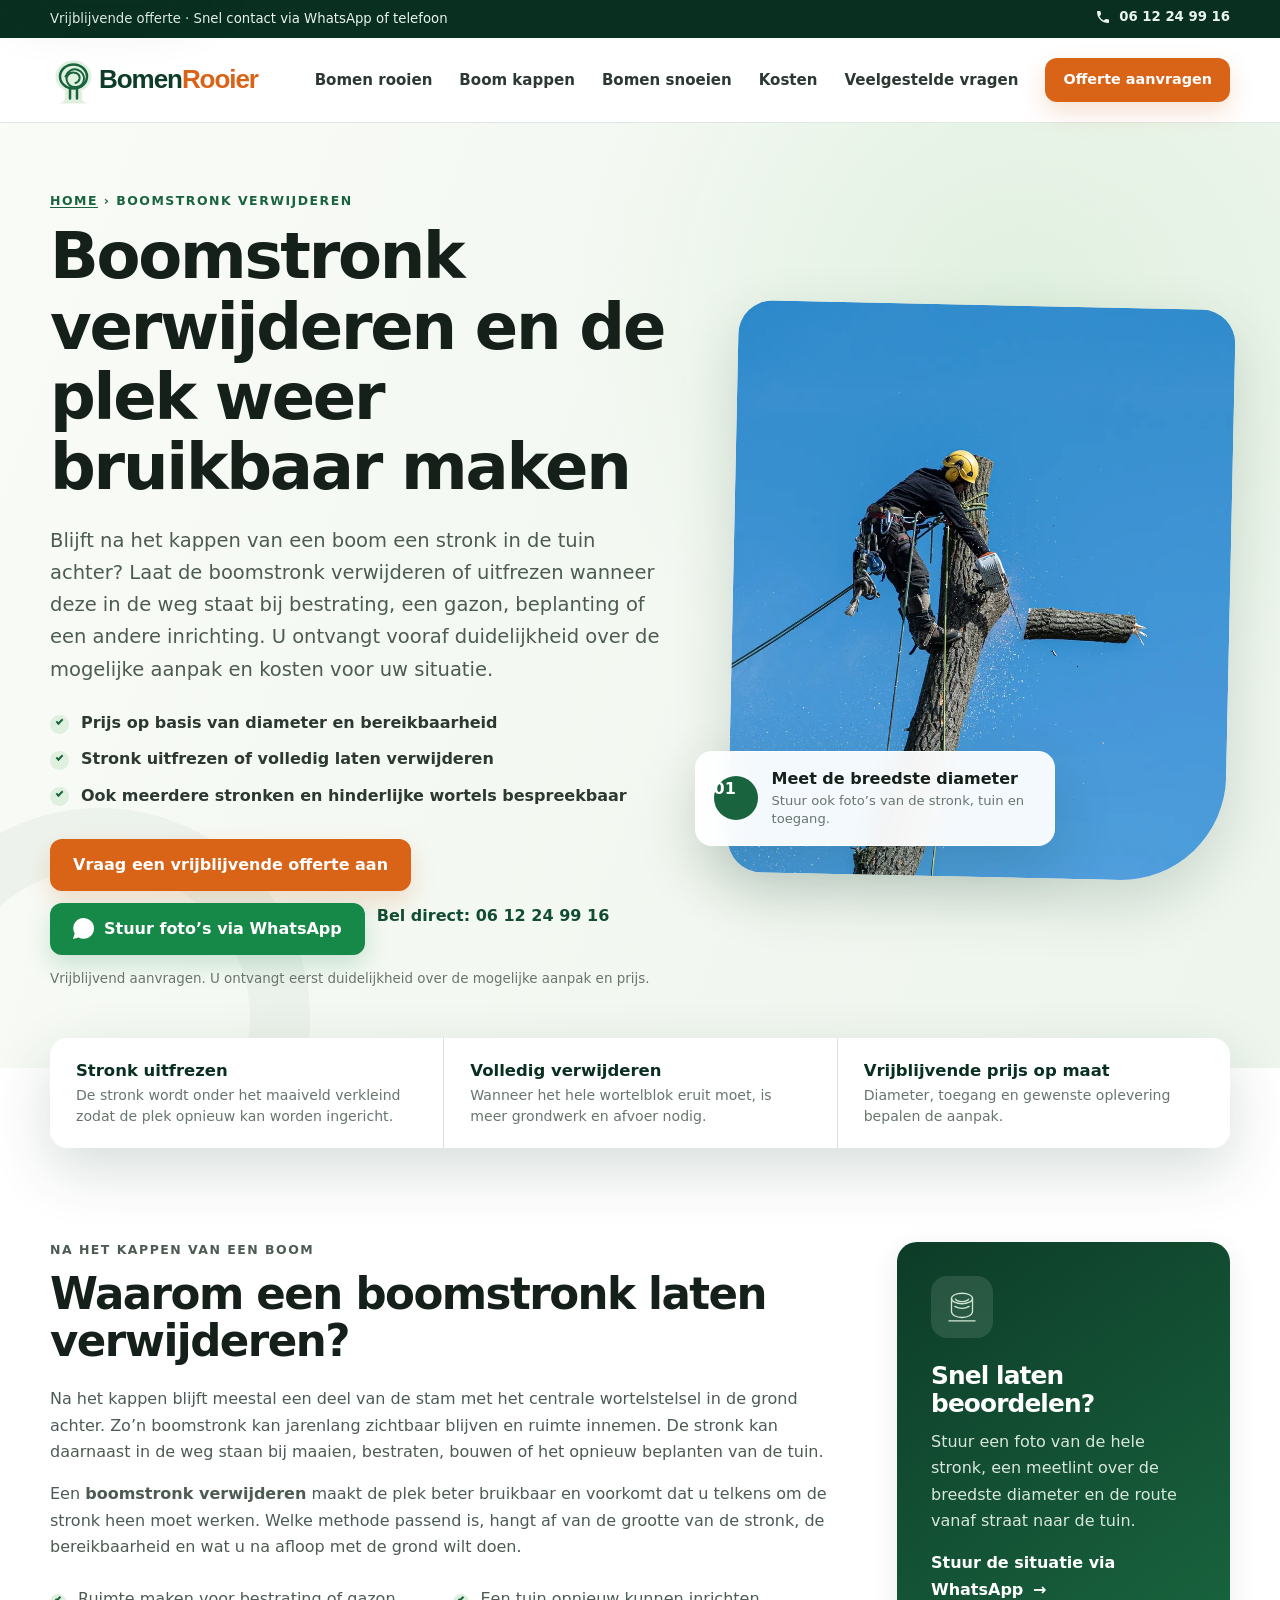
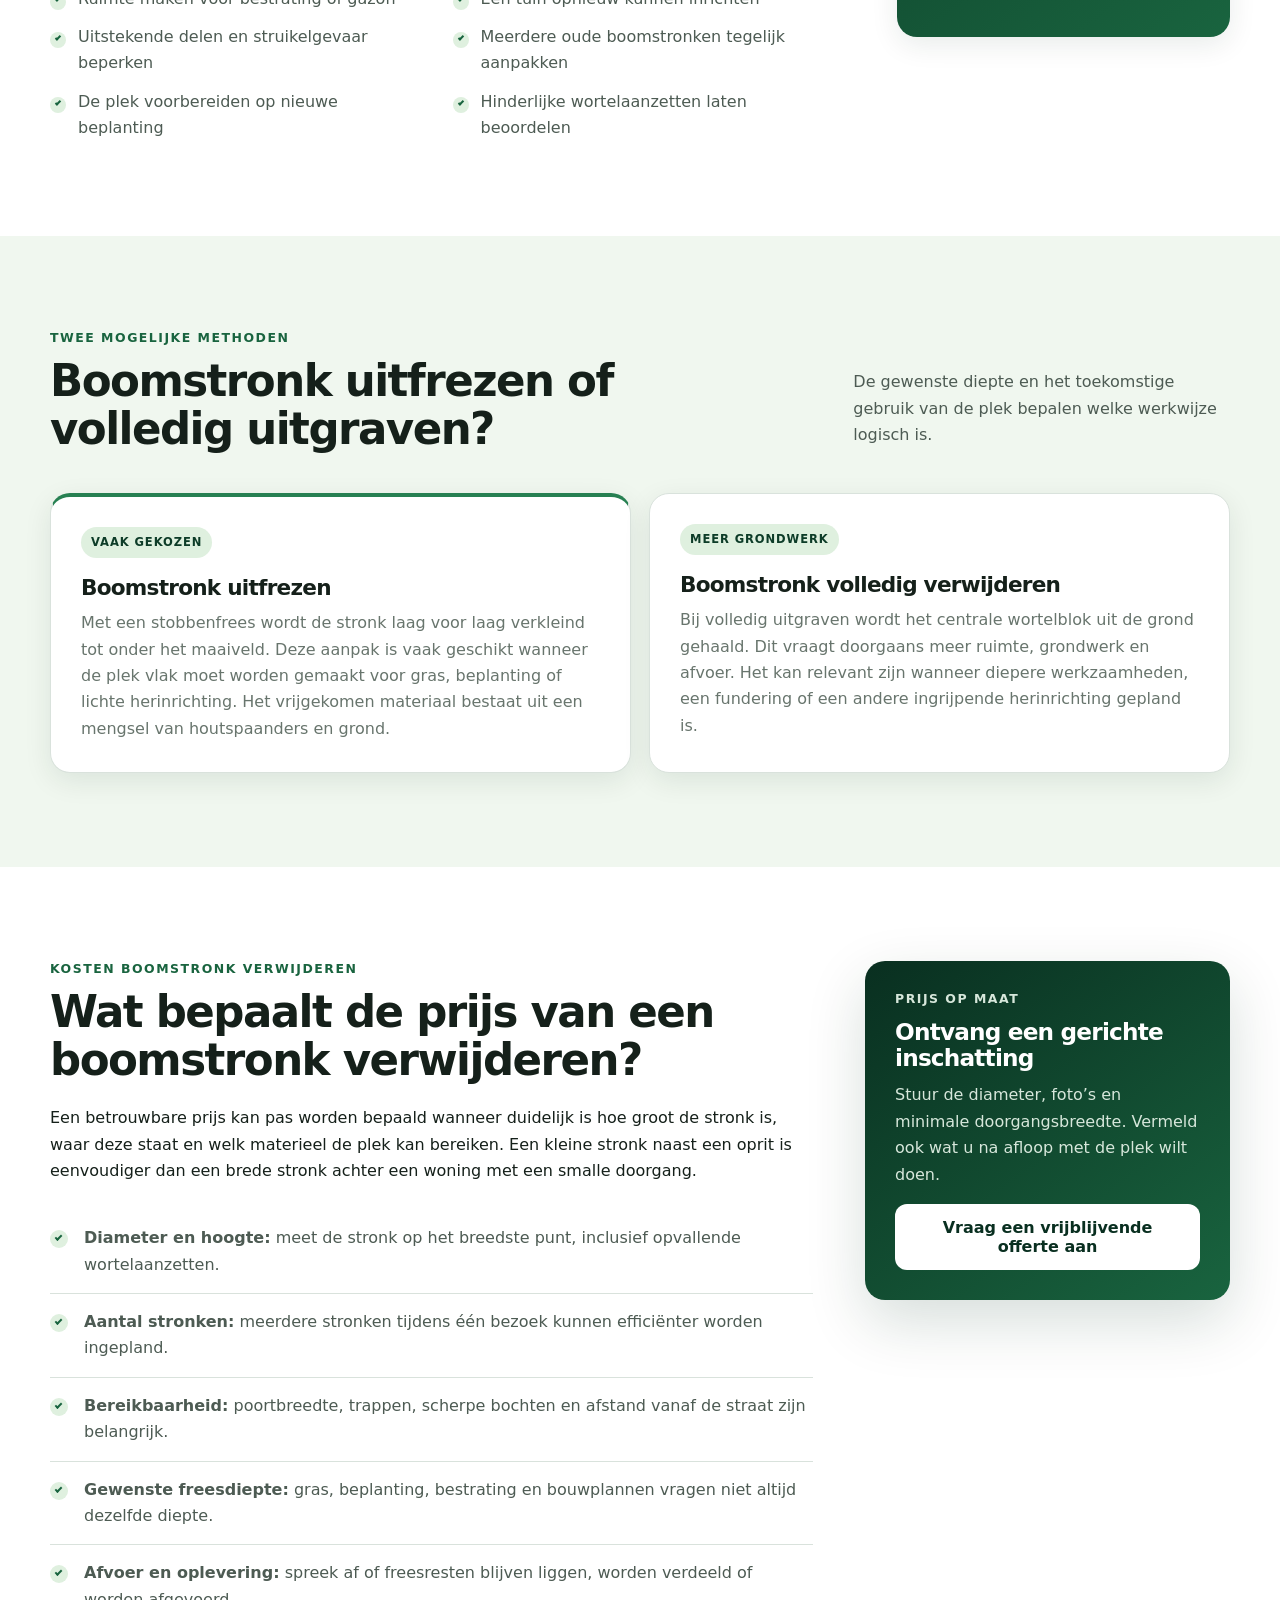
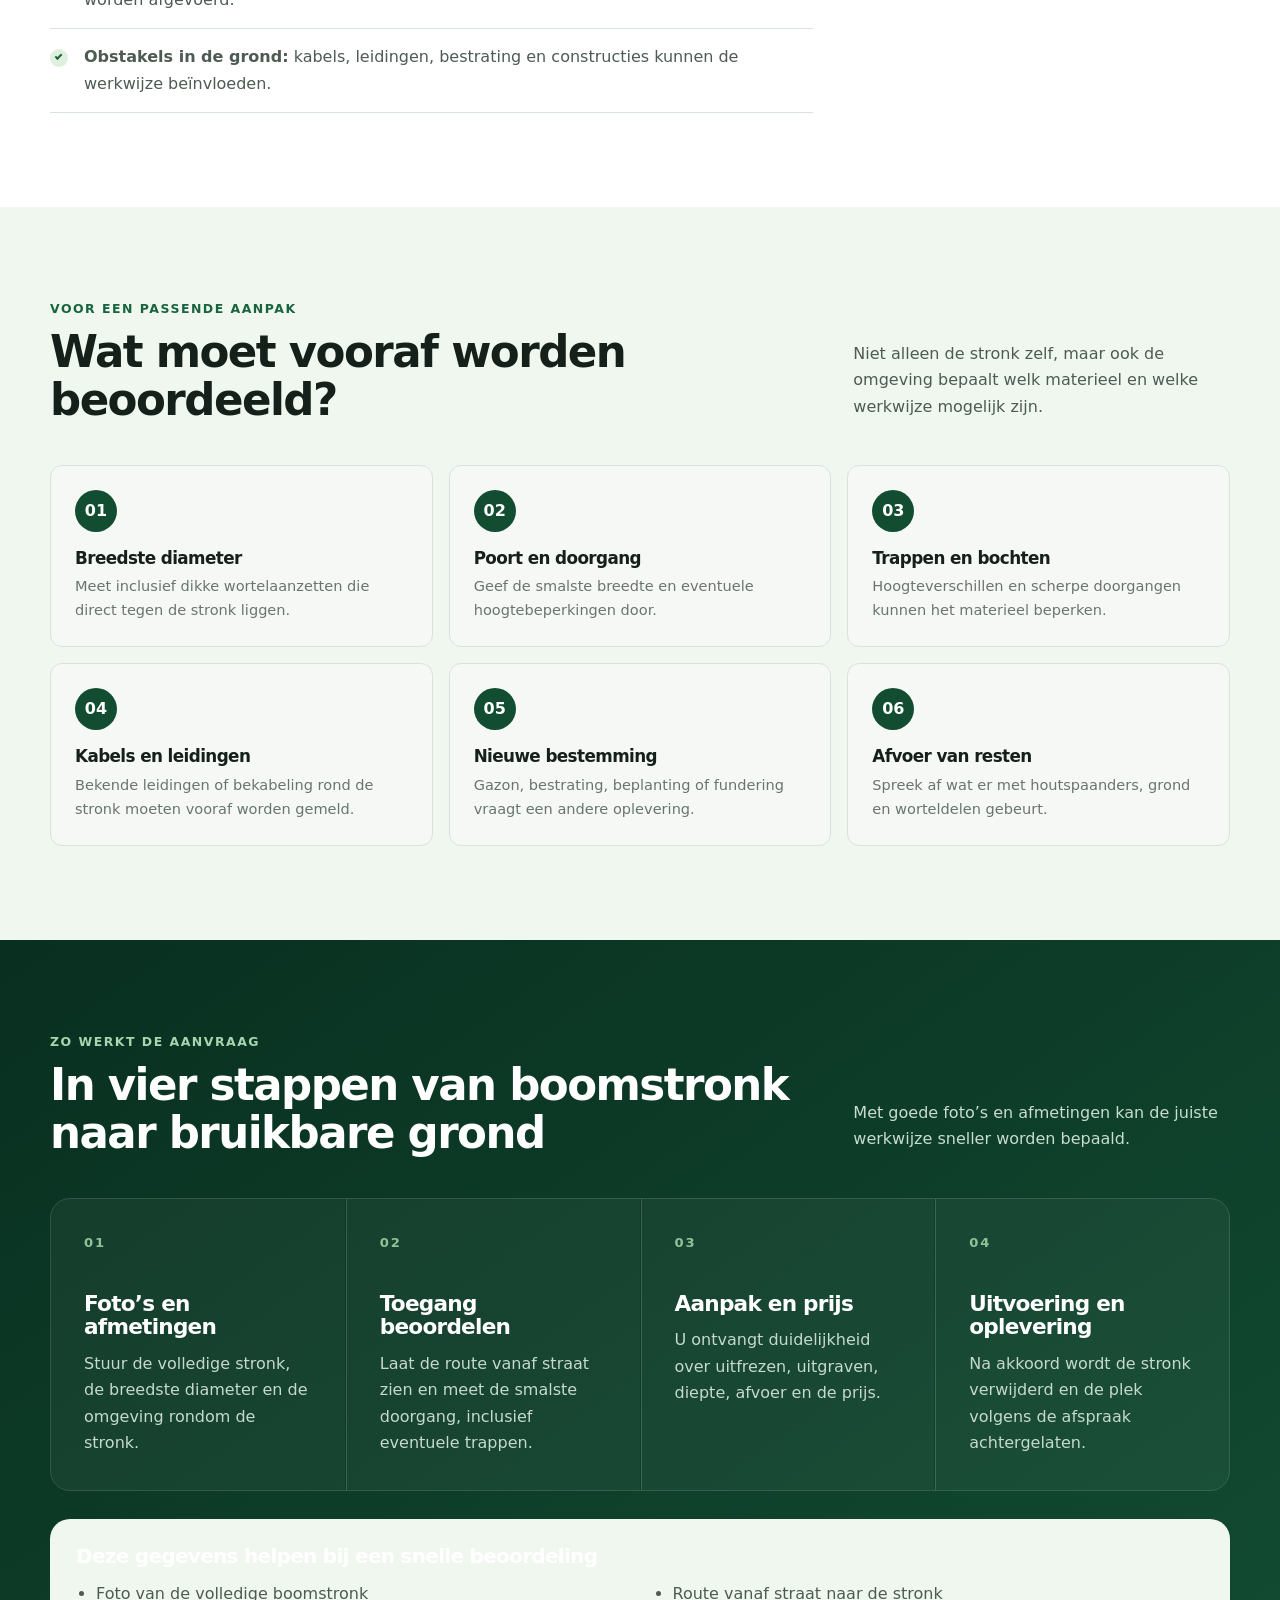
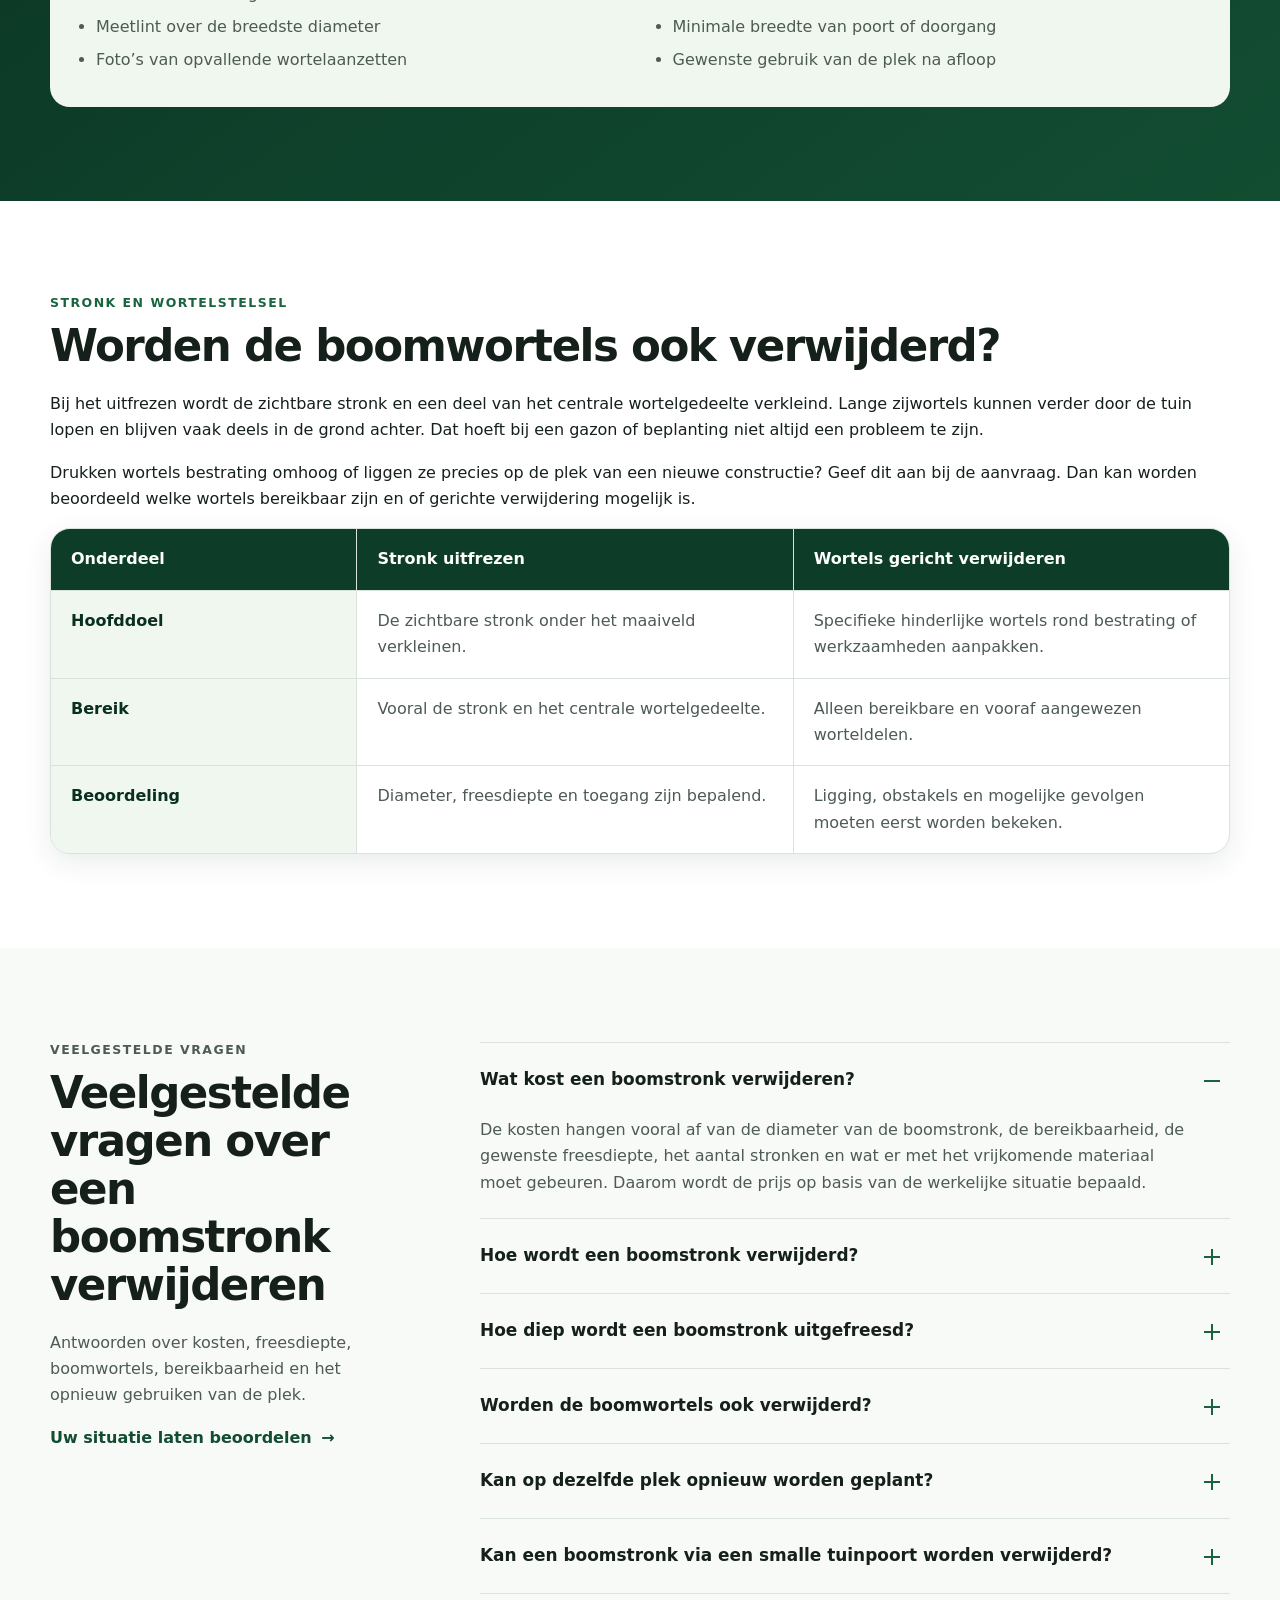
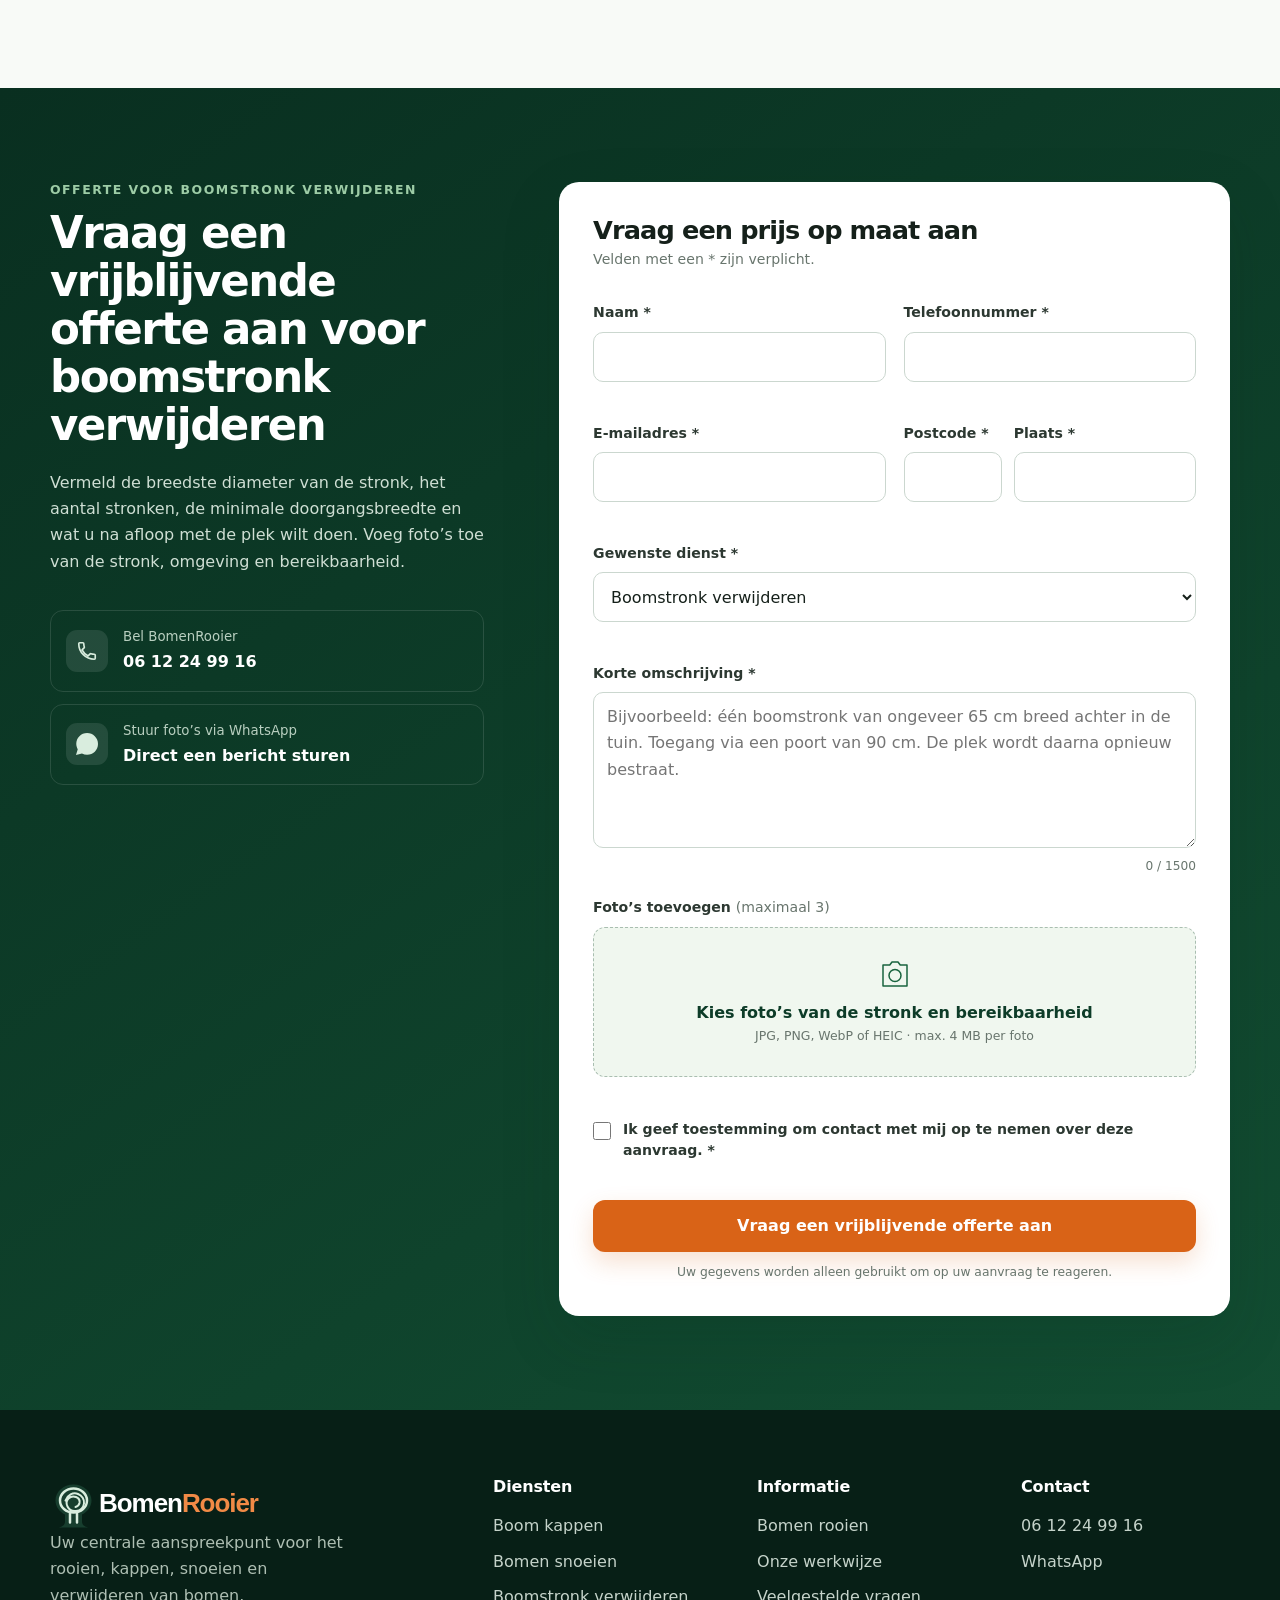
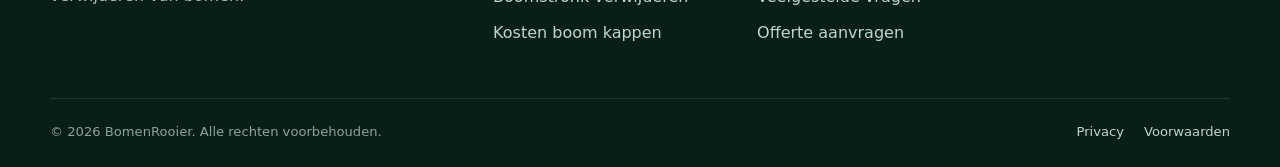
<file: boomstronk-verwijderen/index.html>
<!doctype html>
<html lang="nl">
<head>
  <meta charset="utf-8">
  <meta name="viewport" content="width=device-width, initial-scale=1, viewport-fit=cover">
  <title>Boomstronk verwijderen: kosten &amp; offerte | BomenRooier</title>
  <meta name="description" content="Boomstronk laten verwijderen of uitfrezen? Lees wat de kosten bepaalt, welke aanpak mogelijk is en vraag vrijblijvend een offerte aan.">
  <meta name="robots" content="index, follow">
  <link rel="canonical" href="https://bomenrooier.nl/boomstronk-verwijderen/">
  <meta name="theme-color" content="#124d32">

  <meta property="og:type" content="website">
  <meta property="og:locale" content="nl_NL">
  <meta property="og:site_name" content="BomenRooier">
  <meta property="og:title" content="Boomstronk verwijderen: kosten &amp; offerte | BomenRooier">
  <meta property="og:description" content="Laat een boomstronk verwijderen of uitfrezen en maak de plek weer bruikbaar. Vraag vrijblijvend een offerte aan.">
  <meta property="og:url" content="https://bomenrooier.nl/boomstronk-verwijderen/">
  <meta property="og:image" content="https://bomenrooier.nl/assets/images/bomenrooier-open-graph.webp">
  <meta property="og:image:width" content="1200">
  <meta property="og:image:height" content="630">
  <meta property="og:image:alt" content="BomenRooier voor het verwijderen van boomstronken">
  <meta name="twitter:card" content="summary_large_image">

  <link rel="icon" href="../favicon.svg" type="image/svg+xml">
  <link rel="apple-touch-icon" href="../assets/icons/apple-touch-icon.png">
  <link rel="manifest" href="../site.webmanifest">
  <link rel="preload" href="../assets/images/bomenrooier-boom-rooien.webp" as="image" type="image/webp" fetchpriority="high">
  <link rel="stylesheet" href="../assets/css/styles.css">


  <style>
    .summary-strip{position:relative;z-index:4;margin-top:-30px}.summary-strip__grid{display:grid;grid-template-columns:repeat(3,1fr);border-radius:17px;background:var(--white);box-shadow:var(--shadow-md);overflow:hidden}.summary-strip__item{min-height:104px;padding:22px 26px;display:flex;flex-direction:column;justify-content:center}.summary-strip__item+.summary-strip__item{border-left:1px solid var(--line)}.summary-strip__item strong{color:var(--green-950);font-size:1.03rem;line-height:1.3}.summary-strip__item span{margin-top:4px;color:var(--ink-500);font-size:.88rem;line-height:1.45}
    .content-list{margin:25px 0 0;padding:0;display:grid;grid-template-columns:repeat(2,minmax(0,1fr));gap:12px 28px;list-style:none}.content-list li{position:relative;padding-left:28px;color:var(--ink-650)}.content-list li::before{content:"";position:absolute;left:0;top:.52em;width:16px;height:16px;border-radius:50%;background:var(--green-100)}.content-list li::after{content:"";position:absolute;left:5px;top:.74em;width:6px;height:3px;border-left:2px solid var(--green-700);border-bottom:2px solid var(--green-700);transform:rotate(-45deg)}
    .method-grid{display:grid;grid-template-columns:repeat(2,minmax(0,1fr));gap:18px}.method-card{padding:30px;border:1px solid var(--line);border-radius:var(--radius-md);background:var(--white);box-shadow:var(--shadow-sm)}.method-card--featured{border-top:4px solid var(--green-600)}.method-card__label{display:inline-block;margin-bottom:18px;padding:6px 10px;border-radius:999px;color:var(--green-900);background:var(--green-100);font-size:.72rem;font-weight:900;letter-spacing:.08em;text-transform:uppercase}.method-card h3{margin-bottom:10px;font-size:1.35rem}.method-card p{margin-bottom:0;color:var(--ink-500)}
    .cost-layout{display:grid;grid-template-columns:minmax(0,1.15fr) minmax(300px,.55fr);gap:52px;align-items:start}.cost-list{margin:26px 0 0;padding:0;list-style:none}.cost-list li{position:relative;padding:15px 0 15px 34px;border-bottom:1px solid var(--line);color:var(--ink-650)}.cost-list li::before{content:"";position:absolute;left:0;top:20px;width:18px;height:18px;border-radius:50%;background:var(--green-100)}.cost-list li::after{content:"";position:absolute;left:5px;top:25px;width:7px;height:4px;border-left:2px solid var(--green-700);border-bottom:2px solid var(--green-700);transform:rotate(-45deg)}.cost-side{padding:30px;border-radius:var(--radius-md);color:var(--white);background:linear-gradient(145deg,var(--green-950),var(--green-700));box-shadow:var(--shadow-md)}.cost-side h3{font-size:1.45rem}.cost-side p{color:#d7e7db}.cost-side .button{width:100%}
    .factor-grid{display:grid;grid-template-columns:repeat(3,minmax(0,1fr));gap:16px;margin-top:30px}.factor-card{padding:24px;border:1px solid var(--line);border-radius:var(--radius-sm);background:var(--surface-soft)}.factor-card span{display:grid;place-items:center;width:42px;height:42px;margin-bottom:17px;border-radius:50%;color:var(--white);background:var(--green-800);font-weight:900}.factor-card h3{margin-bottom:7px;font-size:1.05rem}.factor-card p{margin:0;color:var(--ink-500);font-size:.91rem}
    .comparison{overflow:hidden;border:1px solid var(--line);border-radius:var(--radius-md);background:var(--white);box-shadow:var(--shadow-sm)}.comparison__row{display:grid;grid-template-columns:minmax(180px,.7fr) 1fr 1fr}.comparison__row+.comparison__row{border-top:1px solid var(--line)}.comparison__row>*{padding:17px 20px}.comparison__row>*+*{border-left:1px solid var(--line)}.comparison__head{color:var(--white);background:var(--green-900);font-weight:850}.comparison__label{color:var(--green-950);background:var(--green-50);font-weight:800}.comparison p{margin:0;color:var(--ink-650)}
    .photo-guide{margin-top:28px;padding:26px;border-radius:var(--radius-md);background:var(--green-50)}.photo-guide h3{margin-bottom:14px}.photo-guide ul{margin:0;padding-left:20px;columns:2;column-gap:45px;color:var(--ink-650)}.photo-guide li{break-inside:avoid;margin-bottom:7px}.process-grid--four{grid-template-columns:repeat(4,1fr)}
    @media(max-width:950px){.factor-grid{grid-template-columns:repeat(2,minmax(0,1fr))}.process-grid--four{grid-template-columns:repeat(2,1fr)}.process-grid--four li:nth-child(3){border-left:0;border-top:1px solid var(--line-dark)}.process-grid--four li:nth-child(4){border-top:1px solid var(--line-dark)}}
    @media(max-width:820px){.summary-strip__grid,.method-grid,.cost-layout{grid-template-columns:1fr}.summary-strip__item+.summary-strip__item{border-left:0;border-top:1px solid var(--line)}.comparison__row{grid-template-columns:1fr}.comparison__row>*+*{border-left:0;border-top:1px solid var(--line)}.comparison__head{display:none}}
    @media(max-width:620px){.summary-strip{margin-top:-18px}.factor-grid,.process-grid--four{grid-template-columns:1fr}.process-grid--four li+li{border-left:0;border-top:1px solid var(--line-dark)}.content-list{grid-template-columns:1fr}.photo-guide ul{columns:1}}
  </style>

  <!-- Google Tag Manager: plaats de officiële GTM <script>-code hier. -->
  <script type="application/ld+json">
{
  "@context": "https://schema.org",
  "@graph": [
    {
      "@type": "WebSite",
      "@id": "https://bomenrooier.nl/#website",
      "url": "https://bomenrooier.nl/",
      "name": "BomenRooier",
      "inLanguage": "nl-NL",
      "publisher": {
        "@id": "https://bomenrooier.nl/#organization"
      }
    },
    {
      "@type": "Organization",
      "@id": "https://bomenrooier.nl/#organization",
      "name": "BomenRooier",
      "url": "https://bomenrooier.nl/",
      "logo": "https://bomenrooier.nl/assets/icons/logo-bomenrooier.svg",
      "telephone": "+31612249916",
      "areaServed": {
        "@type": "Country",
        "name": "Nederland"
      },
      "contactPoint": {
        "@type": "ContactPoint",
        "telephone": "+31612249916",
        "contactType": "customer service",
        "availableLanguage": "Dutch",
        "areaServed": "NL"
      }
    },
    {
      "@type": "WebPage",
      "@id": "https://bomenrooier.nl/boomstronk-verwijderen/#webpage",
      "url": "https://bomenrooier.nl/boomstronk-verwijderen/",
      "name": "Boomstronk verwijderen: kosten & offerte | BomenRooier",
      "description": "Boomstronk laten verwijderen of uitfrezen? Lees wat de kosten bepaalt, welke aanpak mogelijk is en vraag vrijblijvend een offerte aan.",
      "isPartOf": {
        "@id": "https://bomenrooier.nl/#website"
      },
      "about": {
        "@id": "https://bomenrooier.nl/boomstronk-verwijderen/#service"
      },
      "breadcrumb": {
        "@id": "https://bomenrooier.nl/boomstronk-verwijderen/#breadcrumb"
      },
      "primaryImageOfPage": {
        "@id": "https://bomenrooier.nl/boomstronk-verwijderen/#primaryimage"
      },
      "inLanguage": "nl-NL"
    },
    {
      "@type": "ImageObject",
      "@id": "https://bomenrooier.nl/boomstronk-verwijderen/#primaryimage",
      "url": "https://bomenrooier.nl/assets/images/bomenrooier-boom-rooien.webp",
      "contentUrl": "https://bomenrooier.nl/assets/images/bomenrooier-boom-rooien.webp",
      "width": 1600,
      "height": 1067,
      "caption": "Bomenrooier aan het werk bij het verwijderen van een boom"
    },
    {
      "@type": "BreadcrumbList",
      "@id": "https://bomenrooier.nl/boomstronk-verwijderen/#breadcrumb",
      "itemListElement": [
        {
          "@type": "ListItem",
          "position": 1,
          "name": "Home",
          "item": "https://bomenrooier.nl/"
        },
        {
          "@type": "ListItem",
          "position": 2,
          "name": "Boomstronk verwijderen",
          "item": "https://bomenrooier.nl/boomstronk-verwijderen/"
        }
      ]
    },
    {
      "@type": "Service",
      "@id": "https://bomenrooier.nl/boomstronk-verwijderen/#service",
      "name": "Boomstronk verwijderen",
      "serviceType": "Boomstronk verwijderen, uitfrezen en boomwortels aanpakken",
      "url": "https://bomenrooier.nl/boomstronk-verwijderen/",
      "description": "Vrijblijvende offerte voor het verwijderen of uitfrezen van een boomstronk en het bruikbaar maken van de vrijgekomen plek.",
      "provider": {
        "@id": "https://bomenrooier.nl/#organization"
      },
      "areaServed": {
        "@type": "Country",
        "name": "Nederland"
      },
      "offers": {
        "@type": "Offer",
        "url": "https://bomenrooier.nl/boomstronk-verwijderen/#offerte",
        "description": "Vrijblijvende offerte op basis van de stronk, bereikbaarheid en gewenste oplevering"
      }
    },
    {
      "@type": "FAQPage",
      "@id": "https://bomenrooier.nl/boomstronk-verwijderen/#faq-schema",
      "mainEntity": [
        {
          "@type": "Question",
          "name": "Wat kost een boomstronk verwijderen?",
          "acceptedAnswer": {
            "@type": "Answer",
            "text": "De kosten hangen vooral af van de diameter van de boomstronk, de bereikbaarheid, de gewenste freesdiepte, het aantal stronken en wat er met het vrijkomende materiaal moet gebeuren. Daarom wordt de prijs op basis van de werkelijke situatie bepaald."
          }
        },
        {
          "@type": "Question",
          "name": "Hoe wordt een boomstronk verwijderd?",
          "acceptedAnswer": {
            "@type": "Answer",
            "text": "Een boomstronk kan worden uitgefreesd of volledig worden uitgegraven. Uitfrezen is vaak praktisch wanneer de plek vlak en opnieuw bruikbaar moet worden. Volledig uitgraven kan meer grondwerk en afvoer vragen."
          }
        },
        {
          "@type": "Question",
          "name": "Hoe diep wordt een boomstronk uitgefreesd?",
          "acceptedAnswer": {
            "@type": "Answer",
            "text": "De benodigde freesdiepte hangt af van het gewenste gebruik van de plek. Voor gras of beplanting kan een andere diepte nodig zijn dan voor bestrating, fundering of een nieuwe boom. Dit wordt vooraf afgestemd."
          }
        },
        {
          "@type": "Question",
          "name": "Worden de boomwortels ook verwijderd?",
          "acceptedAnswer": {
            "@type": "Answer",
            "text": "Bij het uitfrezen wordt vooral de stronk en het centrale wortelgedeelte aangepakt. Lange zijwortels blijven vaak deels in de grond. Hinderlijke wortels kunnen apart worden beoordeeld en waar mogelijk gericht worden verwijderd."
          }
        },
        {
          "@type": "Question",
          "name": "Kan op dezelfde plek opnieuw worden geplant?",
          "acceptedAnswer": {
            "@type": "Answer",
            "text": "Dat kan soms, maar is afhankelijk van de resterende wortels, bodemkwaliteit, beschikbare ruimte en de gewenste nieuwe beplanting. Voor een nieuwe boom kan extra grondverbetering of een andere plantpositie verstandig zijn."
          }
        },
        {
          "@type": "Question",
          "name": "Kan een boomstronk via een smalle tuinpoort worden verwijderd?",
          "acceptedAnswer": {
            "@type": "Answer",
            "text": "Dat hangt af van de breedte van de doorgang, eventuele trappen en de beschikbare werkruimte. Stuur daarom foto's en de minimale doorgangsbreedte mee, zodat kan worden bepaald welk materieel passend is."
          }
        }
      ]
    }
  ]
}
  </script>
</head>
<body>
  <!-- Google Tag Manager (noscript): plaats de officiële iframe-code direct na <body>. -->
  <a class="skip-link" href="#main-content">Ga naar de inhoud</a>

  <header class="site-header" id="site-header">
    <div class="header-top">
      <div class="container header-top__inner">
        <p>Vrijblijvende offerte · Snel contact via WhatsApp of telefoon</p>
        <div class="header-top__links">
          <a id="header-phone-link" class="tracked-contact" href="tel:+31612249916" data-action="phone_click" data-location="header" data-service="boomstronk-verwijderen" aria-label="Bel BomenRooier op 06 12 24 99 16">
            <svg aria-hidden="true" viewBox="0 0 24 24"><path d="M6.6 10.8a15.5 15.5 0 0 0 6.6 6.6l2.2-2.2a1 1 0 0 1 1-.24c1.1.37 2.3.56 3.6.56a1 1 0 0 1 1 1V20a1 1 0 0 1-1 1C10.6 21 3 13.4 3 4a1 1 0 0 1 1-1h3.5a1 1 0 0 1 1 1c0 1.25.2 2.46.57 3.58a1 1 0 0 1-.25 1.02L6.6 10.8Z"/></svg>
            06 12 24 99 16
          </a>
        </div>
      </div>
    </div>

    <div class="container nav-wrap">
      <a class="brand" href="../" aria-label="BomenRooier homepage">
        <img src="../assets/icons/logo-bomenrooier.svg" width="210" height="52" alt="BomenRooier">
      </a>

      <button class="nav-toggle" id="nav-toggle" type="button" aria-expanded="false" aria-controls="primary-navigation" aria-label="Menu openen">
        <span></span><span></span><span></span>
      </button>

      <nav class="primary-nav" id="primary-navigation" aria-label="Hoofdnavigatie">
        <a href="../#bomen-rooien">Bomen rooien</a>
        <a href="../boom-kappen/" data-action="internal_link_click" data-location="header" data-service="boom-kappen">Boom kappen</a>
        <a href="../bomen-snoeien/" data-action="internal_link_click" data-location="header" data-service="bomen-snoeien">Bomen snoeien</a>
        <a href="../boom-kappen-kosten/" data-action="internal_link_click" data-location="header" data-service="boom-kappen-kosten">Kosten</a>
        <a href="#faq">Veelgestelde vragen</a>
        <a id="nav-offer-link" class="button button--small button--primary" href="#offerte" data-action="internal_link_click" data-location="header" data-service="boomstronk-verwijderen">Offerte aanvragen</a>
      </nav>
    </div>
  </header>

  <main id="main-content">
    <section class="hero" aria-labelledby="hero-title">
      <div class="container hero__grid">
        <div class="hero__content">
          <nav aria-label="Broodkruimel"><p class="eyebrow"><a href="../" data-action="internal_link_click" data-location="hero">Home</a> › Boomstronk verwijderen</p></nav>
          <h1 id="hero-title">Boomstronk verwijderen en de plek weer bruikbaar maken</h1>
          <p class="hero__intro">Blijft na het kappen van een boom een stronk in de tuin achter? Laat de boomstronk verwijderen of uitfrezen wanneer deze in de weg staat bij bestrating, een gazon, beplanting of een andere inrichting. U ontvangt vooraf duidelijkheid over de mogelijke aanpak en kosten voor uw situatie.</p>
          <ul class="check-list check-list--hero" aria-label="Voordelen"><li>Prijs op basis van diameter en bereikbaarheid</li><li>Stronk uitfrezen of volledig laten verwijderen</li><li>Ook meerdere stronken en hinderlijke wortels bespreekbaar</li></ul>
          <div class="hero__actions">
            <a class="button button--primary" href="#offerte" data-action="internal_link_click" data-location="hero" data-service="boomstronk-verwijderen">Vraag een vrijblijvende offerte aan</a>
            <a class="button button--whatsapp tracked-contact" href="https://wa.me/31612249916?text=Hallo%20BomenRooier%2C%20ik%20wil%20graag%20een%20offerte%20voor%20het%20verwijderen%20van%20een%20boomstronk.%20Ik%20stuur%20hierbij%20foto%27s%20en%20de%20afmetingen." data-action="whatsapp_click" data-location="hero" data-service="boomstronk-verwijderen" target="_blank" rel="noopener"><svg aria-hidden="true" viewBox="0 0 24 24"><path d="M20.5 3.5A11.8 11.8 0 0 0 12.1 0C5.6 0 .3 5.3.3 11.8c0 2.1.6 4.1 1.6 5.9L0 24l6.5-1.7a11.8 11.8 0 0 0 5.6 1.4h.1C18.7 23.7 24 18.4 24 11.9c0-3.2-1.2-6.2-3.5-8.4Z"/></svg>Stuur foto’s via WhatsApp</a>
            <a class="plain-phone tracked-contact" href="tel:+31612249916" data-action="phone_click" data-location="hero" data-service="boomstronk-verwijderen">Bel direct: 06 12 24 99 16</a>
          </div>
          <p class="hero__microcopy">Vrijblijvend aanvragen. U ontvangt eerst duidelijkheid over de mogelijke aanpak en prijs.</p>
        </div>
        <div class="hero__visual">
          <figure class="hero__image-wrap"><img src="../assets/images/bomenrooier-boom-rooien.webp" width="1600" height="1067" alt="Bomenrooier aan het werk bij het verwijderen van een boom" fetchpriority="high" decoding="async"></figure>
          <div class="hero-card" aria-label="Prijs op basis van foto’s en afmetingen"><span class="hero-card__number">01</span><div><strong>Meet de breedste diameter</strong><span>Stuur ook foto’s van de stronk, tuin en toegang.</span></div></div>
        </div>
      </div>
    </section>

    <div class="summary-strip" aria-label="Samenvatting boomstronk verwijderen"><div class="container summary-strip__grid"><div class="summary-strip__item"><strong>Stronk uitfrezen</strong><span>De stronk wordt onder het maaiveld verkleind zodat de plek opnieuw kan worden ingericht.</span></div><div class="summary-strip__item"><strong>Volledig verwijderen</strong><span>Wanneer het hele wortelblok eruit moet, is meer grondwerk en afvoer nodig.</span></div><div class="summary-strip__item"><strong>Vrijblijvende prijs op maat</strong><span>Diameter, toegang en gewenste oplevering bepalen de aanpak.</span></div></div></div>

    <section class="section" aria-labelledby="waarom-title"><div class="container split split--intro"><div class="split__content"><p class="eyebrow">Na het kappen van een boom</p><h2 id="waarom-title">Waarom een boomstronk laten verwijderen?</h2><p>Na het kappen blijft meestal een deel van de stam met het centrale wortelstelsel in de grond achter. Zo’n boomstronk kan jarenlang zichtbaar blijven en ruimte innemen. De stronk kan daarnaast in de weg staan bij maaien, bestraten, bouwen of het opnieuw beplanten van de tuin.</p><p>Een <strong>boomstronk verwijderen</strong> maakt de plek beter bruikbaar en voorkomt dat u telkens om de stronk heen moet werken. Welke methode passend is, hangt af van de grootte van de stronk, de bereikbaarheid en wat u na afloop met de grond wilt doen.</p><ul class="content-list"><li>Ruimte maken voor bestrating of gazon</li><li>Een tuin opnieuw kunnen inrichten</li><li>Uitstekende delen en struikelgevaar beperken</li><li>Meerdere oude boomstronken tegelijk aanpakken</li><li>De plek voorbereiden op nieuwe beplanting</li><li>Hinderlijke wortelaanzetten laten beoordelen</li></ul></div><aside class="quote-panel" aria-label="Offerte op basis van foto’s"><div class="quote-panel__icon"><svg aria-hidden="true" viewBox="0 0 64 64"><ellipse cx="32" cy="19" rx="16" ry="8"/><path d="M16 19v20c0 5 7 9 16 9s16-4 16-9V19M22 20c3 5 17 5 20 0M21 31c7 4 15 4 22 0M12 53h40"/></svg></div><h3>Snel laten beoordelen?</h3><p>Stuur een foto van de hele stronk, een meetlint over de breedste diameter en de route vanaf straat naar de tuin.</p><a class="text-link tracked-contact" href="https://wa.me/31612249916?text=Hallo%20BomenRooier%2C%20ik%20stuur%20foto%27s%20en%20de%20diameter%20van%20mijn%20boomstronk%20voor%20een%20prijsindicatie." data-action="whatsapp_click" data-location="services" data-service="boomstronk-verwijderen" target="_blank" rel="noopener">Stuur de situatie via WhatsApp <span aria-hidden="true">→</span></a></aside></div></section>

    <section class="section section--tint" aria-labelledby="methode-title"><div class="container"><div class="section-heading"><div><p class="eyebrow">Twee mogelijke methoden</p><h2 id="methode-title">Boomstronk uitfrezen of volledig uitgraven?</h2></div><p>De gewenste diepte en het toekomstige gebruik van de plek bepalen welke werkwijze logisch is.</p></div><div class="method-grid"><article class="method-card method-card--featured"><span class="method-card__label">Vaak gekozen</span><h3>Boomstronk uitfrezen</h3><p>Met een stobbenfrees wordt de stronk laag voor laag verkleind tot onder het maaiveld. Deze aanpak is vaak geschikt wanneer de plek vlak moet worden gemaakt voor gras, beplanting of lichte herinrichting. Het vrijgekomen materiaal bestaat uit een mengsel van houtspaanders en grond.</p></article><article class="method-card"><span class="method-card__label">Meer grondwerk</span><h3>Boomstronk volledig verwijderen</h3><p>Bij volledig uitgraven wordt het centrale wortelblok uit de grond gehaald. Dit vraagt doorgaans meer ruimte, grondwerk en afvoer. Het kan relevant zijn wanneer diepere werkzaamheden, een fundering of een andere ingrijpende herinrichting gepland is.</p></article></div></div></section>

    <section class="section" id="kosten" aria-labelledby="kosten-title"><div class="container cost-layout"><div><p class="eyebrow">Kosten boomstronk verwijderen</p><h2 id="kosten-title">Wat bepaalt de prijs van een boomstronk verwijderen?</h2><p>Een betrouwbare prijs kan pas worden bepaald wanneer duidelijk is hoe groot de stronk is, waar deze staat en welk materieel de plek kan bereiken. Een kleine stronk naast een oprit is eenvoudiger dan een brede stronk achter een woning met een smalle doorgang.</p><ul class="cost-list"><li><strong>Diameter en hoogte:</strong> meet de stronk op het breedste punt, inclusief opvallende wortelaanzetten.</li><li><strong>Aantal stronken:</strong> meerdere stronken tijdens één bezoek kunnen efficiënter worden ingepland.</li><li><strong>Bereikbaarheid:</strong> poortbreedte, trappen, scherpe bochten en afstand vanaf de straat zijn belangrijk.</li><li><strong>Gewenste freesdiepte:</strong> gras, beplanting, bestrating en bouwplannen vragen niet altijd dezelfde diepte.</li><li><strong>Afvoer en oplevering:</strong> spreek af of freesresten blijven liggen, worden verdeeld of worden afgevoerd.</li><li><strong>Obstakels in de grond:</strong> kabels, leidingen, bestrating en constructies kunnen de werkwijze beïnvloeden.</li></ul></div><aside class="cost-side"><p class="eyebrow">Prijs op maat</p><h3>Ontvang een gerichte inschatting</h3><p>Stuur de diameter, foto’s en minimale doorgangsbreedte. Vermeld ook wat u na afloop met de plek wilt doen.</p><a class="button button--light" href="#offerte" data-action="internal_link_click" data-location="costs" data-service="boomstronk-verwijderen">Vraag een vrijblijvende offerte aan</a></aside></div></section>

    <section class="section section--tint" aria-labelledby="factoren-title"><div class="container"><div class="section-heading"><div><p class="eyebrow">Voor een passende aanpak</p><h2 id="factoren-title">Wat moet vooraf worden beoordeeld?</h2></div><p>Niet alleen de stronk zelf, maar ook de omgeving bepaalt welk materieel en welke werkwijze mogelijk zijn.</p></div><div class="factor-grid"><article class="factor-card"><span>01</span><h3>Breedste diameter</h3><p>Meet inclusief dikke wortelaanzetten die direct tegen de stronk liggen.</p></article><article class="factor-card"><span>02</span><h3>Poort en doorgang</h3><p>Geef de smalste breedte en eventuele hoogtebeperkingen door.</p></article><article class="factor-card"><span>03</span><h3>Trappen en bochten</h3><p>Hoogteverschillen en scherpe doorgangen kunnen het materieel beperken.</p></article><article class="factor-card"><span>04</span><h3>Kabels en leidingen</h3><p>Bekende leidingen of bekabeling rond de stronk moeten vooraf worden gemeld.</p></article><article class="factor-card"><span>05</span><h3>Nieuwe bestemming</h3><p>Gazon, bestrating, beplanting of fundering vraagt een andere oplevering.</p></article><article class="factor-card"><span>06</span><h3>Afvoer van resten</h3><p>Spreek af wat er met houtspaanders, grond en worteldelen gebeurt.</p></article></div></div></section>

    <section class="section section--dark" id="werkwijze" aria-labelledby="werkwijze-title"><div class="container"><div class="section-heading section-heading--light"><div><p class="eyebrow">Zo werkt de aanvraag</p><h2 id="werkwijze-title">In vier stappen van boomstronk naar bruikbare grond</h2></div><p>Met goede foto’s en afmetingen kan de juiste werkwijze sneller worden bepaald.</p></div><ol class="process-grid process-grid--four"><li><span class="process-grid__number">01</span><h3>Foto’s en afmetingen</h3><p>Stuur de volledige stronk, de breedste diameter en de omgeving rondom de stronk.</p></li><li><span class="process-grid__number">02</span><h3>Toegang beoordelen</h3><p>Laat de route vanaf straat zien en meet de smalste doorgang, inclusief eventuele trappen.</p></li><li><span class="process-grid__number">03</span><h3>Aanpak en prijs</h3><p>U ontvangt duidelijkheid over uitfrezen, uitgraven, diepte, afvoer en de prijs.</p></li><li><span class="process-grid__number">04</span><h3>Uitvoering en oplevering</h3><p>Na akkoord wordt de stronk verwijderd en de plek volgens de afspraak achtergelaten.</p></li></ol><div class="photo-guide"><h3>Deze gegevens helpen bij een snelle beoordeling</h3><ul><li>Foto van de volledige boomstronk</li><li>Meetlint over de breedste diameter</li><li>Foto’s van opvallende wortelaanzetten</li><li>Route vanaf straat naar de stronk</li><li>Minimale breedte van poort of doorgang</li><li>Gewenste gebruik van de plek na afloop</li></ul></div></div></section>

    <section class="section" aria-labelledby="wortels-title"><div class="container"><p class="eyebrow">Stronk en wortelstelsel</p><h2 id="wortels-title">Worden de boomwortels ook verwijderd?</h2><p>Bij het uitfrezen wordt de zichtbare stronk en een deel van het centrale wortelgedeelte verkleind. Lange zijwortels kunnen verder door de tuin lopen en blijven vaak deels in de grond achter. Dat hoeft bij een gazon of beplanting niet altijd een probleem te zijn.</p><p>Drukken wortels bestrating omhoog of liggen ze precies op de plek van een nieuwe constructie? Geef dit aan bij de aanvraag. Dan kan worden beoordeeld welke wortels bereikbaar zijn en of gerichte verwijdering mogelijk is.</p><div class="comparison" aria-label="Vergelijking stronk uitfrezen en wortels verwijderen"><div class="comparison__row comparison__head"><div>Onderdeel</div><div>Stronk uitfrezen</div><div>Wortels gericht verwijderen</div></div><div class="comparison__row"><div class="comparison__label">Hoofddoel</div><p>De zichtbare stronk onder het maaiveld verkleinen.</p><p>Specifieke hinderlijke wortels rond bestrating of werkzaamheden aanpakken.</p></div><div class="comparison__row"><div class="comparison__label">Bereik</div><p>Vooral de stronk en het centrale wortelgedeelte.</p><p>Alleen bereikbare en vooraf aangewezen worteldelen.</p></div><div class="comparison__row"><div class="comparison__label">Beoordeling</div><p>Diameter, freesdiepte en toegang zijn bepalend.</p><p>Ligging, obstakels en mogelijke gevolgen moeten eerst worden bekeken.</p></div></div></div></section>

    <section class="section section--faq" id="faq" aria-labelledby="faq-title"><div class="container faq-grid"><div class="faq-intro"><p class="eyebrow">Veelgestelde vragen</p><h2 id="faq-title">Veelgestelde vragen over een boomstronk verwijderen</h2><p>Antwoorden over kosten, freesdiepte, boomwortels, bereikbaarheid en het opnieuw gebruiken van de plek.</p><a class="text-link" href="#offerte" data-action="internal_link_click" data-location="faq" data-service="boomstronk-verwijderen">Uw situatie laten beoordelen <span aria-hidden="true">→</span></a></div><div class="accordion" data-accordion><details open><summary>Wat kost een boomstronk verwijderen?</summary><div><p>De kosten hangen vooral af van de diameter van de boomstronk, de bereikbaarheid, de gewenste freesdiepte, het aantal stronken en wat er met het vrijkomende materiaal moet gebeuren. Daarom wordt de prijs op basis van de werkelijke situatie bepaald.</p></div></details><details><summary>Hoe wordt een boomstronk verwijderd?</summary><div><p>Een boomstronk kan worden uitgefreesd of volledig worden uitgegraven. Uitfrezen is vaak praktisch wanneer de plek vlak en opnieuw bruikbaar moet worden. Volledig uitgraven kan meer grondwerk en afvoer vragen.</p></div></details><details><summary>Hoe diep wordt een boomstronk uitgefreesd?</summary><div><p>De benodigde freesdiepte hangt af van het gewenste gebruik van de plek. Voor gras of beplanting kan een andere diepte nodig zijn dan voor bestrating, fundering of een nieuwe boom. Dit wordt vooraf afgestemd.</p></div></details><details><summary>Worden de boomwortels ook verwijderd?</summary><div><p>Bij het uitfrezen wordt vooral de stronk en het centrale wortelgedeelte aangepakt. Lange zijwortels blijven vaak deels in de grond. Hinderlijke wortels kunnen apart worden beoordeeld en waar mogelijk gericht worden verwijderd.</p></div></details><details><summary>Kan op dezelfde plek opnieuw worden geplant?</summary><div><p>Dat kan soms, maar is afhankelijk van de resterende wortels, bodemkwaliteit, beschikbare ruimte en de gewenste nieuwe beplanting. Voor een nieuwe boom kan extra grondverbetering of een andere plantpositie verstandig zijn.</p></div></details><details><summary>Kan een boomstronk via een smalle tuinpoort worden verwijderd?</summary><div><p>Dat hangt af van de breedte van de doorgang, eventuele trappen en de beschikbare werkruimte. Stuur daarom foto’s en de minimale doorgangsbreedte mee, zodat kan worden bepaald welk materieel passend is.</p></div></details></div></div></section>

    <section class="section offer-section" id="offerte" aria-labelledby="offerte-title">
      <div class="container offer-grid">
        <div class="offer-copy">
          <p class="eyebrow">Offerte voor boomstronk verwijderen</p>
          <h2 id="offerte-title">Vraag een vrijblijvende offerte aan voor boomstronk verwijderen</h2>
          <p>Vermeld de breedste diameter van de stronk, het aantal stronken, de minimale doorgangsbreedte en wat u na afloop met de plek wilt doen. Voeg foto’s toe van de stronk, omgeving en bereikbaarheid.</p>

          <ul class="contact-options">
            <li>
              <a class="tracked-contact" href="tel:+31612249916" data-action="phone_click" data-location="footer" data-service="boomstronk-verwijderen">
                <span class="contact-options__icon"><svg aria-hidden="true" viewBox="0 0 24 24"><path d="M6.6 10.8a15.5 15.5 0 0 0 6.6 6.6l2.2-2.2a1 1 0 0 1 1-.24c1.1.37 2.3.56 3.6.56a1 1 0 0 1 1 1V20a1 1 0 0 1-1 1C10.6 21 3 13.4 3 4a1 1 0 0 1 1-1h3.5a1 1 0 0 1 1 1c0 1.25.2 2.46.57 3.58a1 1 0 0 1-.25 1.02L6.6 10.8Z"/></svg></span>
                <span><small>Bel BomenRooier</small><strong>06 12 24 99 16</strong></span>
              </a>
            </li>
            <li>
              <a class="tracked-contact" href="https://wa.me/31612249916?text=Hallo%20BomenRooier%2C%20ik%20wil%20graag%20een%20offerte%20voor%20het%20verwijderen%20van%20een%20boomstronk.%20Ik%20stuur%20hierbij%20foto%27s%20en%20de%20afmetingen." data-action="whatsapp_click" data-location="footer" data-service="boomstronk-verwijderen" target="_blank" rel="noopener">
                <span class="contact-options__icon"><svg aria-hidden="true" viewBox="0 0 24 24"><path d="M20.5 3.5A11.8 11.8 0 0 0 12.1 0C5.6 0 .3 5.3.3 11.8c0 2.1.6 4.1 1.6 5.9L0 24l6.5-1.7a11.8 11.8 0 0 0 5.6 1.4h.1C18.7 23.7 24 18.4 24 11.9c0-3.2-1.2-6.2-3.5-8.4Z"/></svg></span>
                <span><small>Stuur foto’s via WhatsApp</small><strong>Direct een bericht sturen</strong></span>
              </a>
            </li>
          </ul>
        </div>

        <form class="offer-form" id="quote-form" method="post" enctype="multipart/form-data" data-endpoint="https://form.bomenrooier.nl/offerte" novalidate>
          <div class="form-heading">
            <h3>Vraag een prijs op maat aan</h3>
            <p>Velden met een * zijn verplicht.</p>
          </div>

          <div class="form-grid">
            <div class="field">
              <label for="name">Naam *</label>
              <input id="name" name="name" type="text" autocomplete="name" required maxlength="100">
              <span class="field-error" id="name-error"></span>
            </div>
            <div class="field">
              <label for="phone">Telefoonnummer *</label>
              <input id="phone" name="phone" type="tel" autocomplete="tel" inputmode="tel" required maxlength="30">
              <span class="field-error" id="phone-error"></span>
            </div>
            <div class="field">
              <label for="email">E-mailadres *</label>
              <input id="email" name="email" type="email" autocomplete="email" required maxlength="160">
              <span class="field-error" id="email-error"></span>
            </div>
            <div class="field field--split">
              <div>
                <label for="postal-code">Postcode *</label>
                <input id="postal-code" name="postal_code" type="text" autocomplete="postal-code" required maxlength="12">
                <span class="field-error" id="postal-code-error"></span>
              </div>
              <div>
                <label for="city">Plaats *</label>
                <input id="city" name="city" type="text" autocomplete="address-level2" required maxlength="100">
                <span class="field-error" id="city-error"></span>
              </div>
            </div>
            <div class="field field--full">
              <label for="service">Gewenste dienst *</label>
              <select id="service" name="service" required>
                <option value="">Kies een dienst</option>
                <option value="Bomen rooien">Bomen rooien</option>
                <option value="Boom kappen">Boom kappen</option>
                <option value="Boom verwijderen">Boom verwijderen</option>
                <option value="Bomen snoeien">Bomen snoeien</option>
                <option value="Boomstronk verwijderen" selected>Boomstronk verwijderen</option>
                <option value="Boomwortels verwijderen">Boomwortels verwijderen</option>
                <option value="Stormschade of gevaarlijke boom">Stormschade of gevaarlijke boom</option>
                <option value="Advies kapvergunning">Advies over kapvergunning</option>
                <option value="Anders">Anders</option>
              </select>
              <span class="field-error" id="service-error"></span>
            </div>
            <div class="field field--full">
              <label for="message">Korte omschrijving *</label>
              <textarea id="message" name="message" rows="5" required maxlength="1500" placeholder="Bijvoorbeeld: één boomstronk van ongeveer 65 cm breed achter in de tuin. Toegang via een poort van 90 cm. De plek wordt daarna opnieuw bestraat."></textarea>
              <div class="field-meta"><span class="field-error" id="message-error"></span><span id="message-count">0 / 1500</span></div>
            </div>
            <div class="field field--full upload-field">
              <label for="photos">Foto’s toevoegen <span>(maximaal 3)</span></label>
              <div class="upload-box" id="upload-box">
                <input id="photos" name="photos" type="file" accept="image/jpeg,image/png,image/webp,image/heic,image/heif" multiple>
                <svg aria-hidden="true" viewBox="0 0 48 48"><path d="M8 12h9l3-4h8l3 4h9v28H8V12Z"/><circle cx="24" cy="26" r="8"/></svg>
                <strong>Kies foto’s van de stronk en bereikbaarheid</strong>
                <span>JPG, PNG, WebP of HEIC · max. 4 MB per foto</span>
              </div>
              <ul class="file-list" id="file-list" aria-live="polite"></ul>
              <span class="field-error" id="photos-error"></span>
            </div>
            <div class="field field--full checkbox-field">
              <input id="consent" name="consent" type="checkbox" value="ja" required>
              <label for="consent">Ik geef toestemming om contact met mij op te nemen over deze aanvraag. *</label>
              <span class="field-error" id="consent-error"></span>
            </div>
          </div>

          <div class="honeypot" aria-hidden="true">
            <label for="website">Website</label>
            <input id="website" name="website" type="text" tabindex="-1" autocomplete="off">
          </div>
          <input type="hidden" name="form_loaded_at" id="form-loaded-at">
          <input type="hidden" name="page_url" id="page-url">
          <input type="hidden" name="utm_source">
          <input type="hidden" name="utm_medium">
          <input type="hidden" name="utm_campaign">
          <input type="hidden" name="utm_term">
          <input type="hidden" name="utm_content">
          <input type="hidden" name="gclid">
          <input type="hidden" name="gbraid">
          <input type="hidden" name="wbraid">
          <input type="hidden" name="msclkid">

          <button id="quote-submit" class="button button--primary button--full" type="submit" data-action="form_submit" data-location="footer" data-service="boomstronk-verwijderen">
            <span class="button__label">Vraag een vrijblijvende offerte aan</span>
            <span class="button__loading" aria-hidden="true">Aanvraag versturen…</span>
          </button>
          <p class="form-note">Uw gegevens worden alleen gebruikt om op uw aanvraag te reageren.</p>
          <div class="form-status" id="form-status" role="status" aria-live="polite" tabindex="-1"></div>
          <noscript><p class="noscript-note">JavaScript is nodig om dit formulier te versturen. Bel 06 12 24 99 16.</p></noscript>
        </form>
      </div>
    </section>

  </main>

  <footer class="site-footer">
    <div class="container footer-grid">
      <div class="footer-brand">
        <a href="../" aria-label="BomenRooier homepage"><img src="../assets/icons/logo-bomenrooier-light.svg" width="210" height="52" alt="BomenRooier"></a>
        <p>Uw centrale aanspreekpunt voor het rooien, kappen, snoeien en verwijderen van bomen.</p>
      </div>
      <div>
        <h2>Diensten</h2>
        <ul>
          <li><a href="../boom-kappen/" data-action="internal_link_click" data-location="footer" data-service="boom-kappen">Boom kappen</a></li>
          <li><a href="../bomen-snoeien/" data-action="internal_link_click" data-location="header" data-service="bomen-snoeien">Bomen snoeien</a></li>
          <li><a href="./" aria-current="page">Boomstronk verwijderen</a></li>
          <li><a href="../boom-kappen-kosten/" data-action="internal_link_click" data-location="footer" data-service="kosten">Kosten boom kappen</a></li>
        </ul>
      </div>
      <div>
        <h2>Informatie</h2>
        <ul>
          <li><a href="../#bomen-rooien" data-action="internal_link_click" data-location="footer" data-service="bomen-rooien">Bomen rooien</a></li>
          <li><a href="#werkwijze" data-action="internal_link_click" data-location="footer">Onze werkwijze</a></li>
          <li><a href="#faq" data-action="internal_link_click" data-location="footer">Veelgestelde vragen</a></li>
          <li><a href="#offerte" data-action="internal_link_click" data-location="footer">Offerte aanvragen</a></li>
        </ul>
      </div>
      <div>
        <h2>Contact</h2>
        <ul class="footer-contact">
          <li><a class="tracked-contact" href="tel:+31612249916" data-action="phone_click" data-location="footer" data-service="boomstronk-verwijderen">06 12 24 99 16</a></li>
          <li><a class="tracked-contact" href="https://wa.me/31612249916" data-action="whatsapp_click" data-location="footer" data-service="boomstronk-verwijderen" target="_blank" rel="noopener">WhatsApp</a></li>
        </ul>
      </div>
    </div>
    <div class="container footer-bottom">
      <p>© <span id="current-year">2026</span> BomenRooier. Alle rechten voorbehouden.</p>
      <nav aria-label="Juridische links">
        <a href="../privacy/">Privacy</a>
        <a href="../voorwaarden/">Voorwaarden</a>
      </nav>
    </div>
  </footer>

  <div class="mobile-cta" aria-label="Snel contact opnemen">
    <a id="mobile-phone" class="tracked-contact" href="tel:+31612249916" data-action="phone_click" data-location="mobile_sticky" data-service="boomstronk-verwijderen">
      <svg aria-hidden="true" viewBox="0 0 24 24"><path d="M6.6 10.8a15.5 15.5 0 0 0 6.6 6.6l2.2-2.2a1 1 0 0 1 1-.24c1.1.37 2.3.56 3.6.56a1 1 0 0 1 1 1V20a1 1 0 0 1-1 1C10.6 21 3 13.4 3 4a1 1 0 0 1 1-1h3.5a1 1 0 0 1 1 1c0 1.25.2 2.46.57 3.58a1 1 0 0 1-.25 1.02L6.6 10.8Z"/></svg>
      Bellen
    </a>
    <a id="mobile-whatsapp" class="tracked-contact" href="https://wa.me/31612249916?text=Hallo%20BomenRooier%2C%20ik%20wil%20graag%20een%20offerte%20voor%20het%20verwijderen%20van%20een%20boomstronk." data-action="whatsapp_click" data-location="mobile_sticky" data-service="bomen-snoeien" target="_blank" rel="noopener">
      <svg aria-hidden="true" viewBox="0 0 24 24"><path d="M20.5 3.5A11.8 11.8 0 0 0 12.1 0C5.6 0 .3 5.3.3 11.8c0 2.1.6 4.1 1.6 5.9L0 24l6.5-1.7a11.8 11.8 0 0 0 5.6 1.4h.1C18.7 23.7 24 18.4 24 11.9c0-3.2-1.2-6.2-3.5-8.4Z"/></svg>
      WhatsApp
    </a>
  </div>

  <script src="../assets/js/main.js" defer></script>
</body>
</html>
</file>
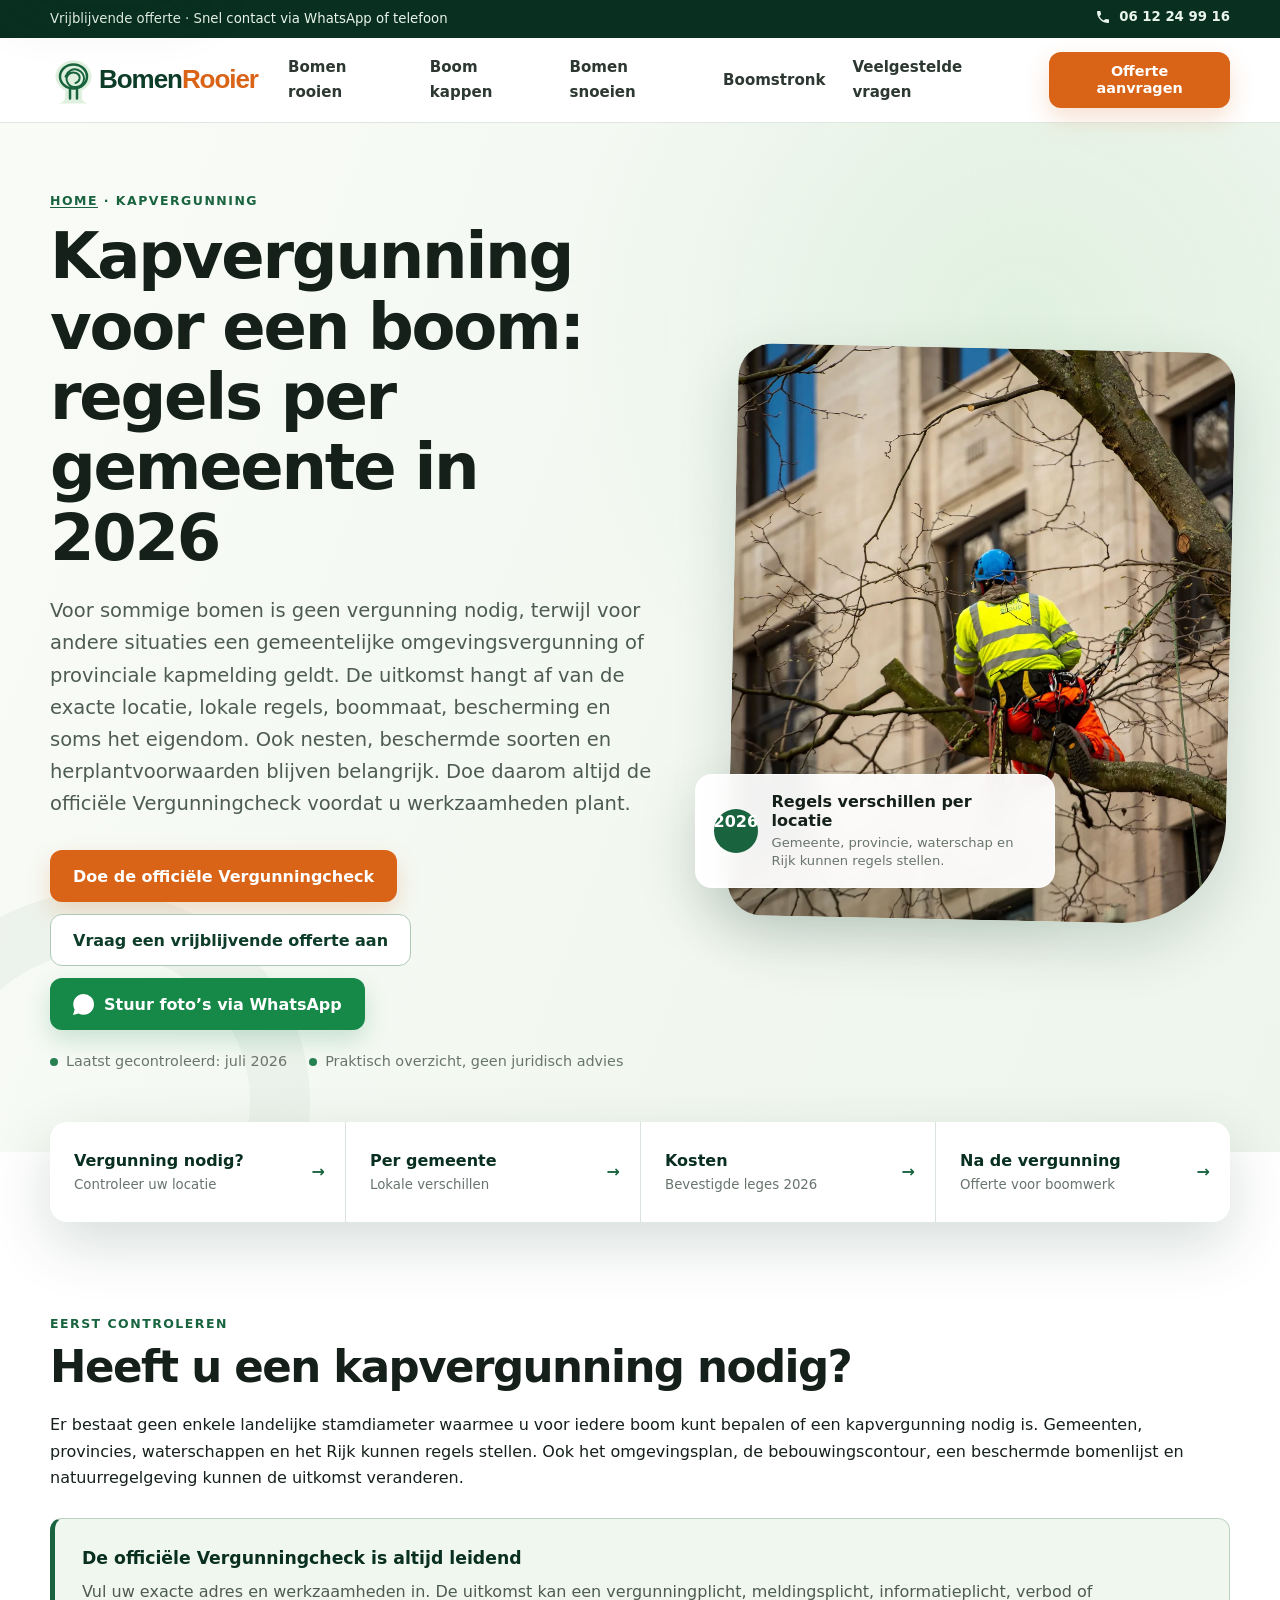
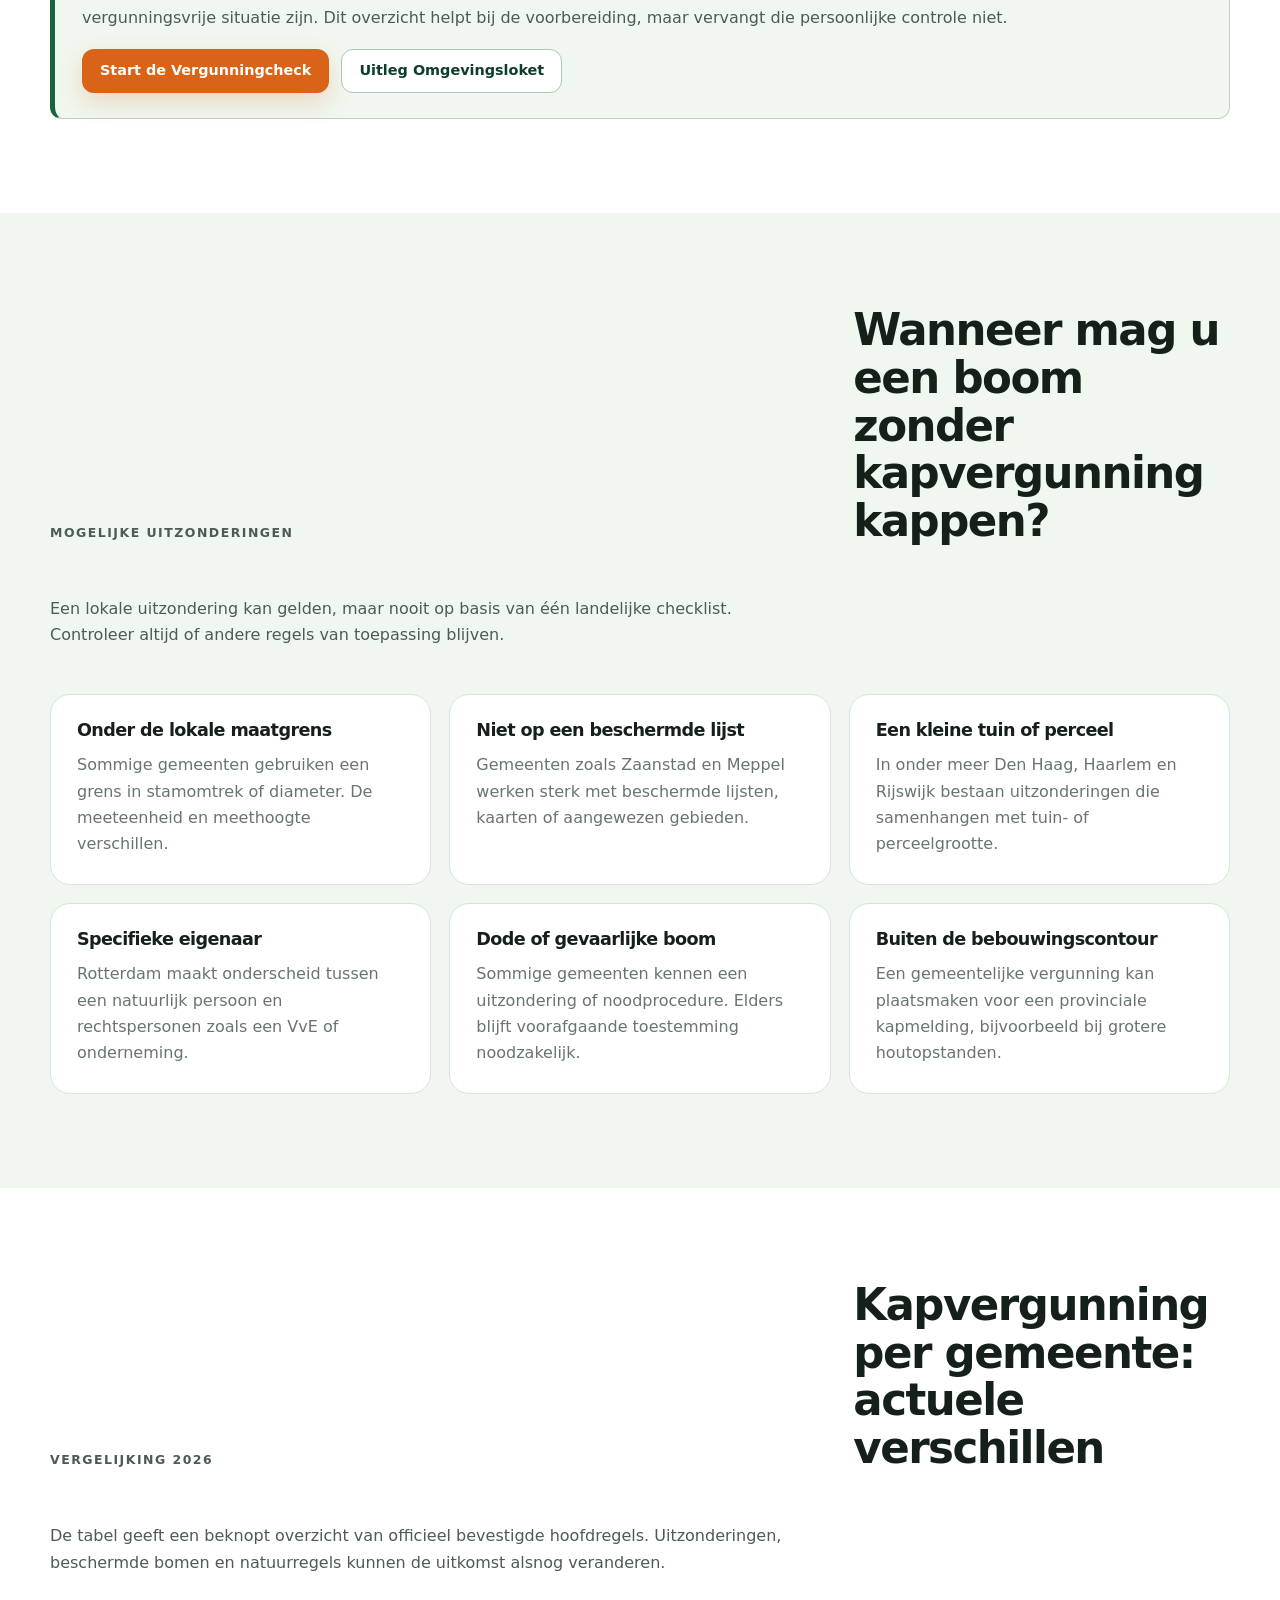
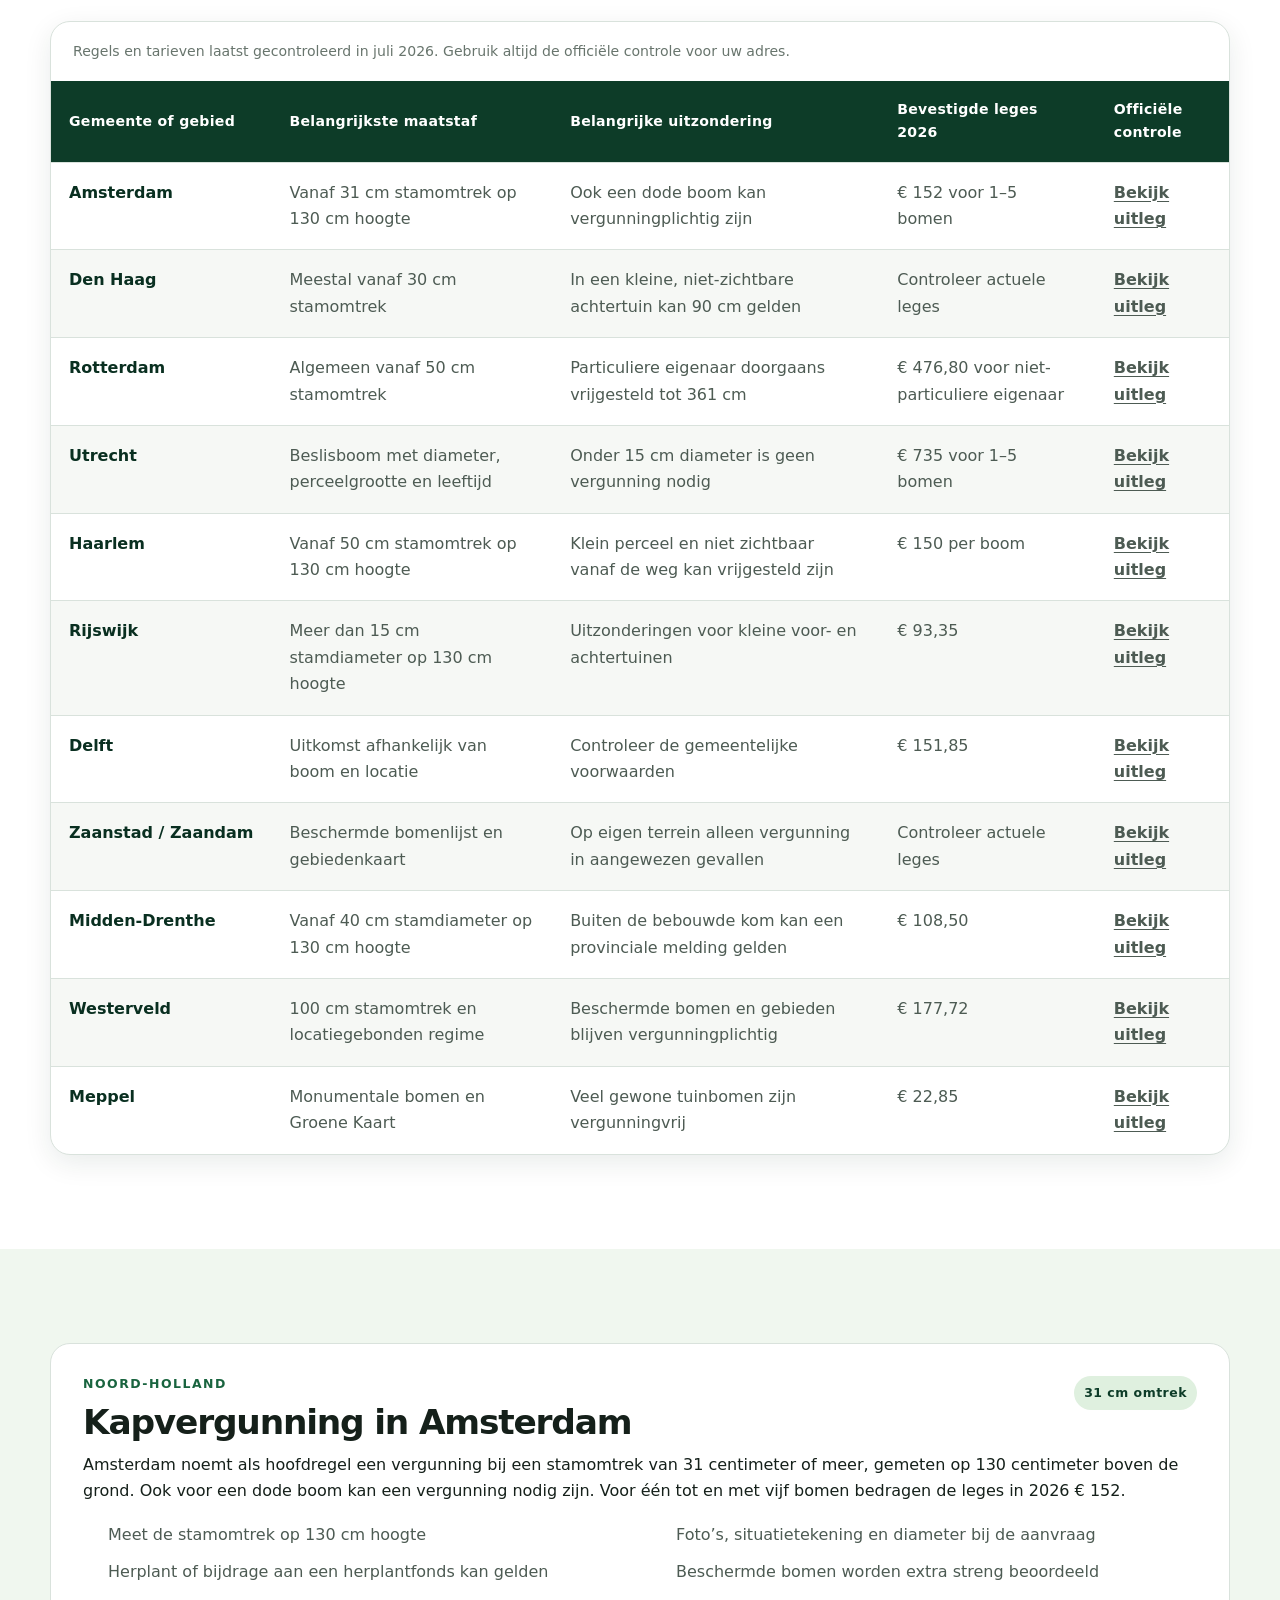
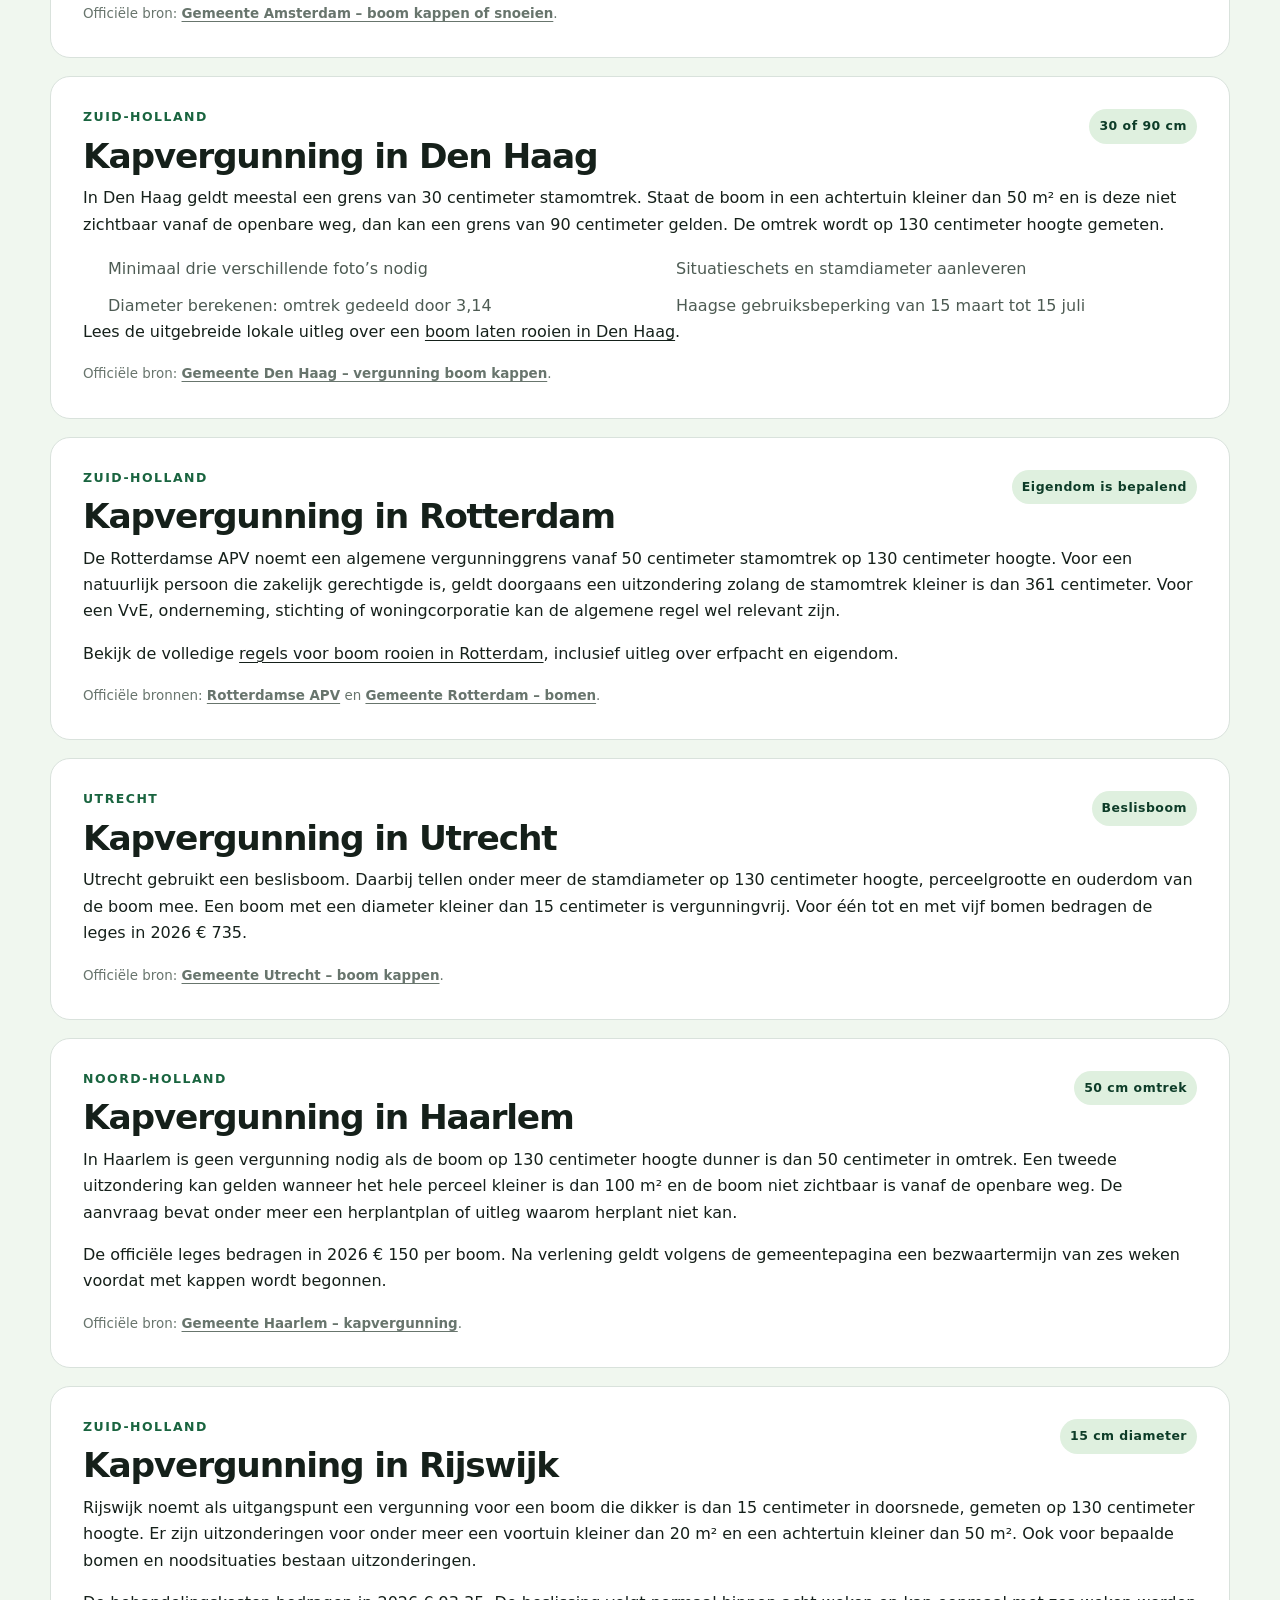
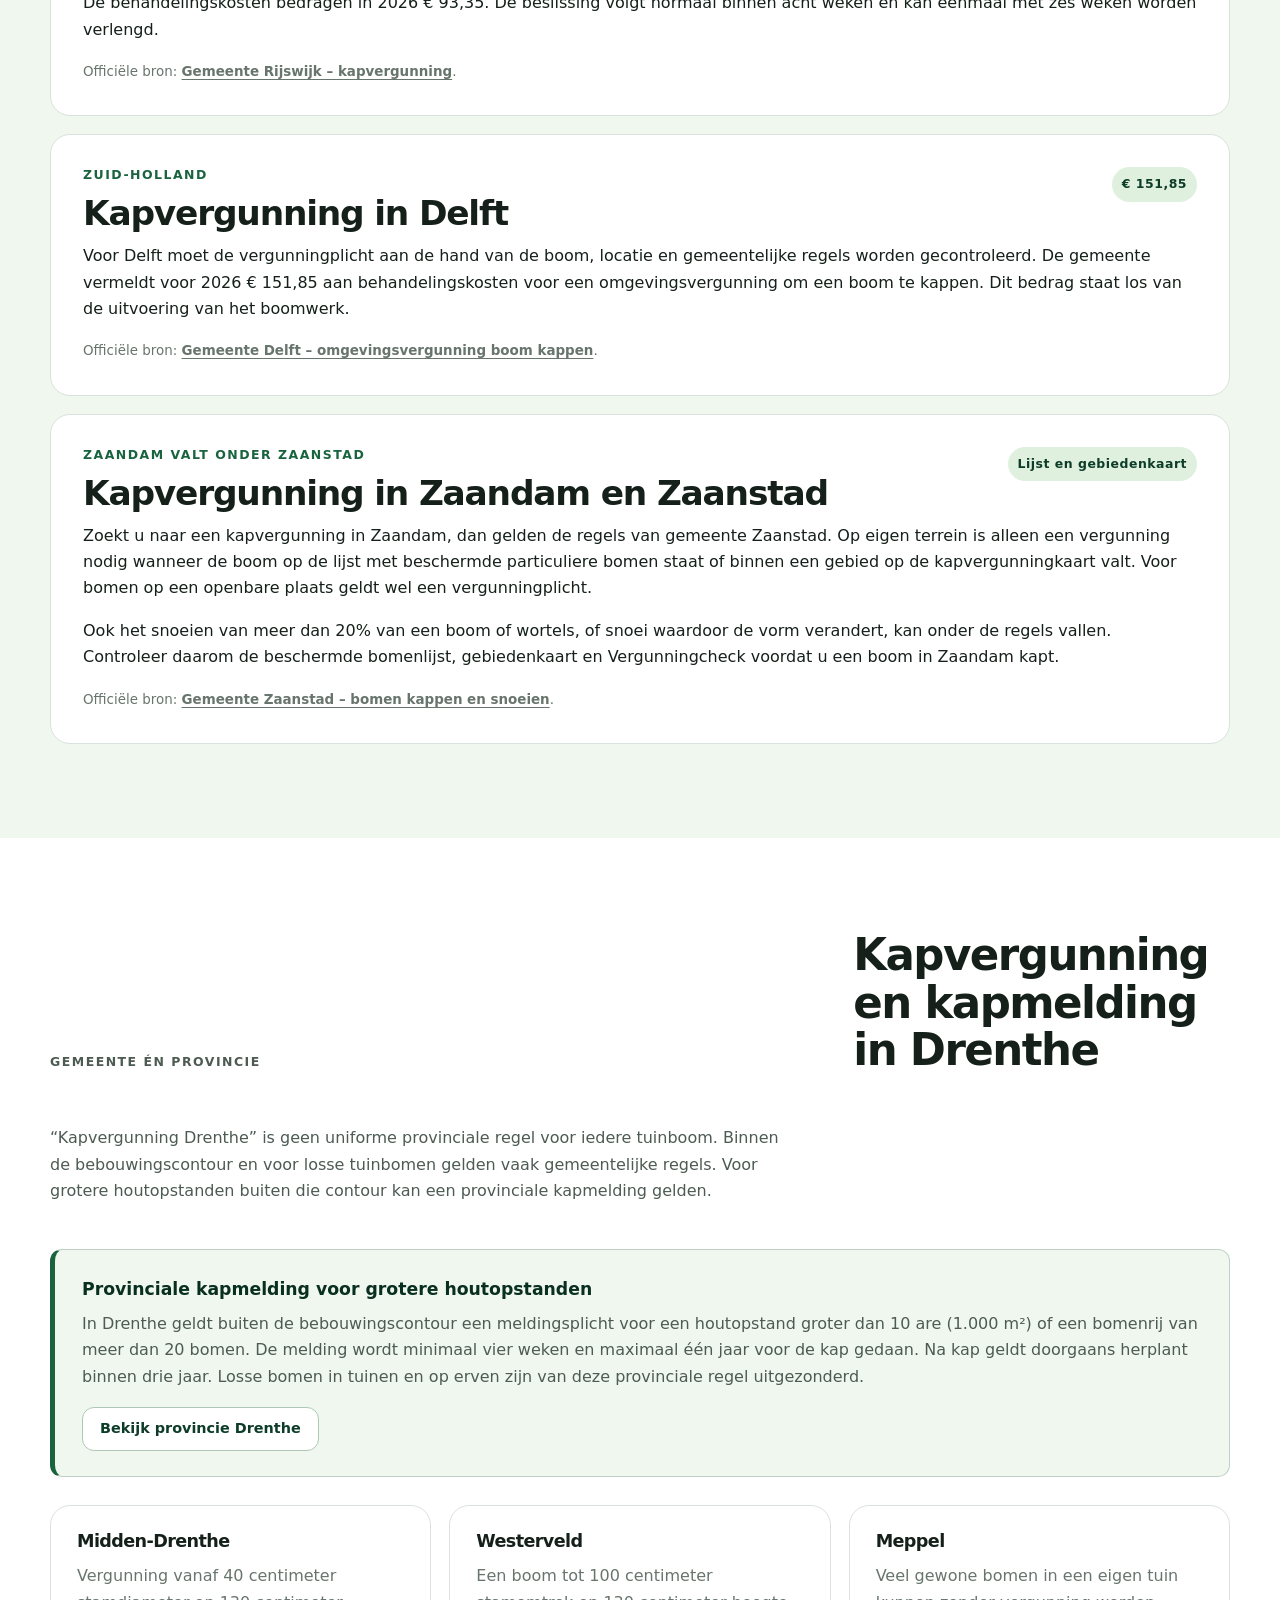
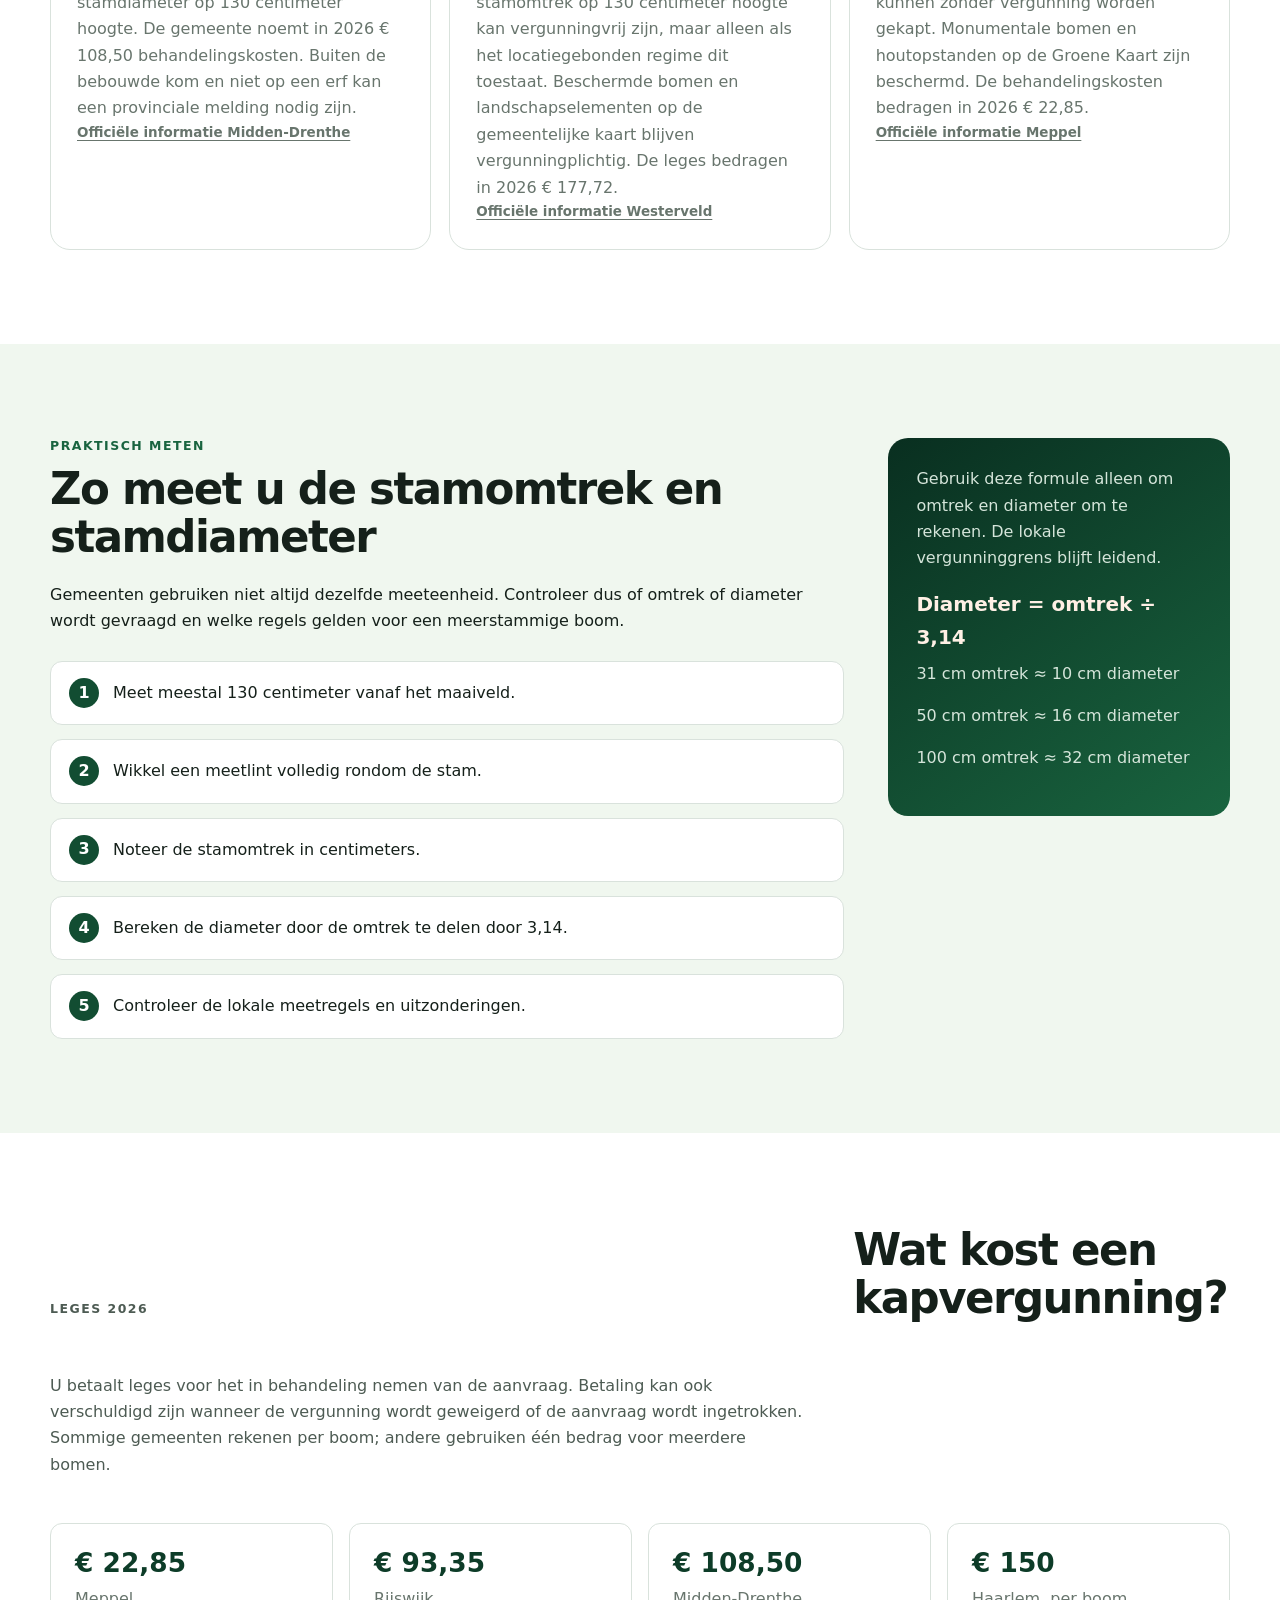
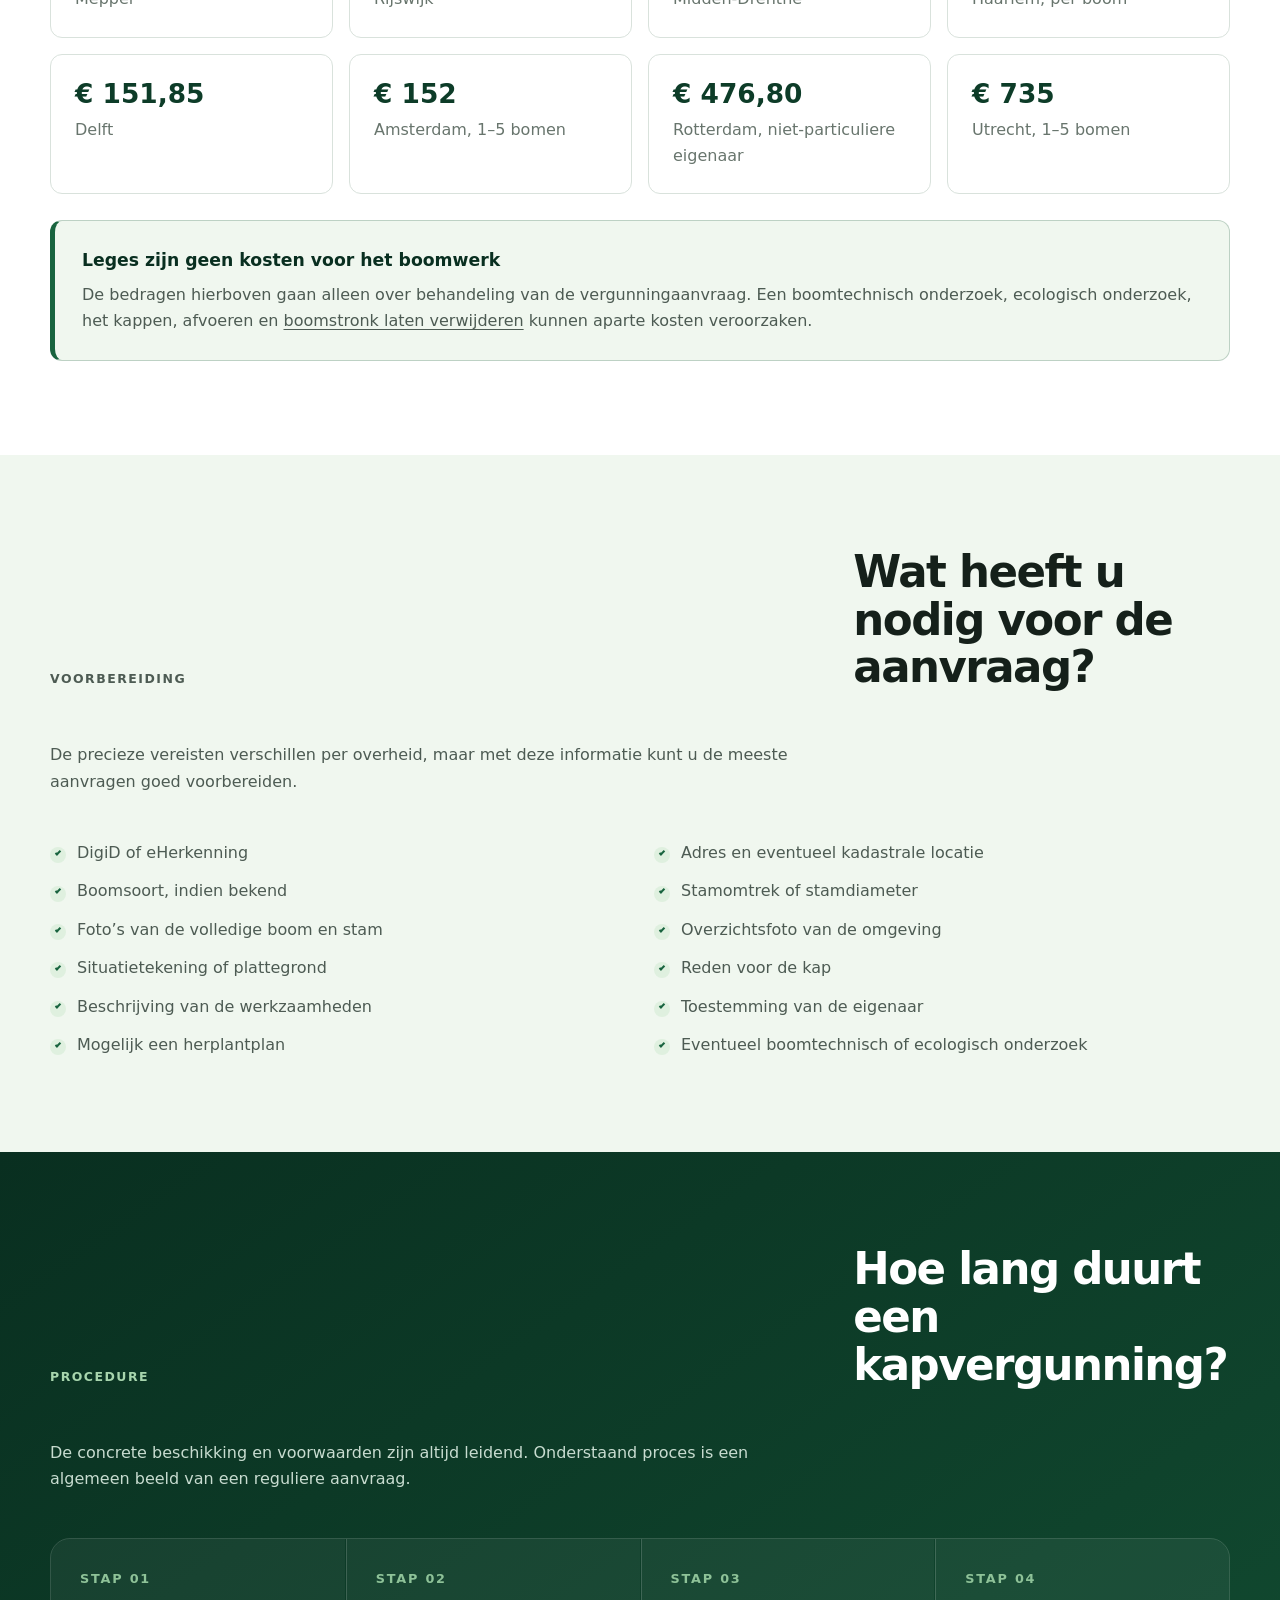
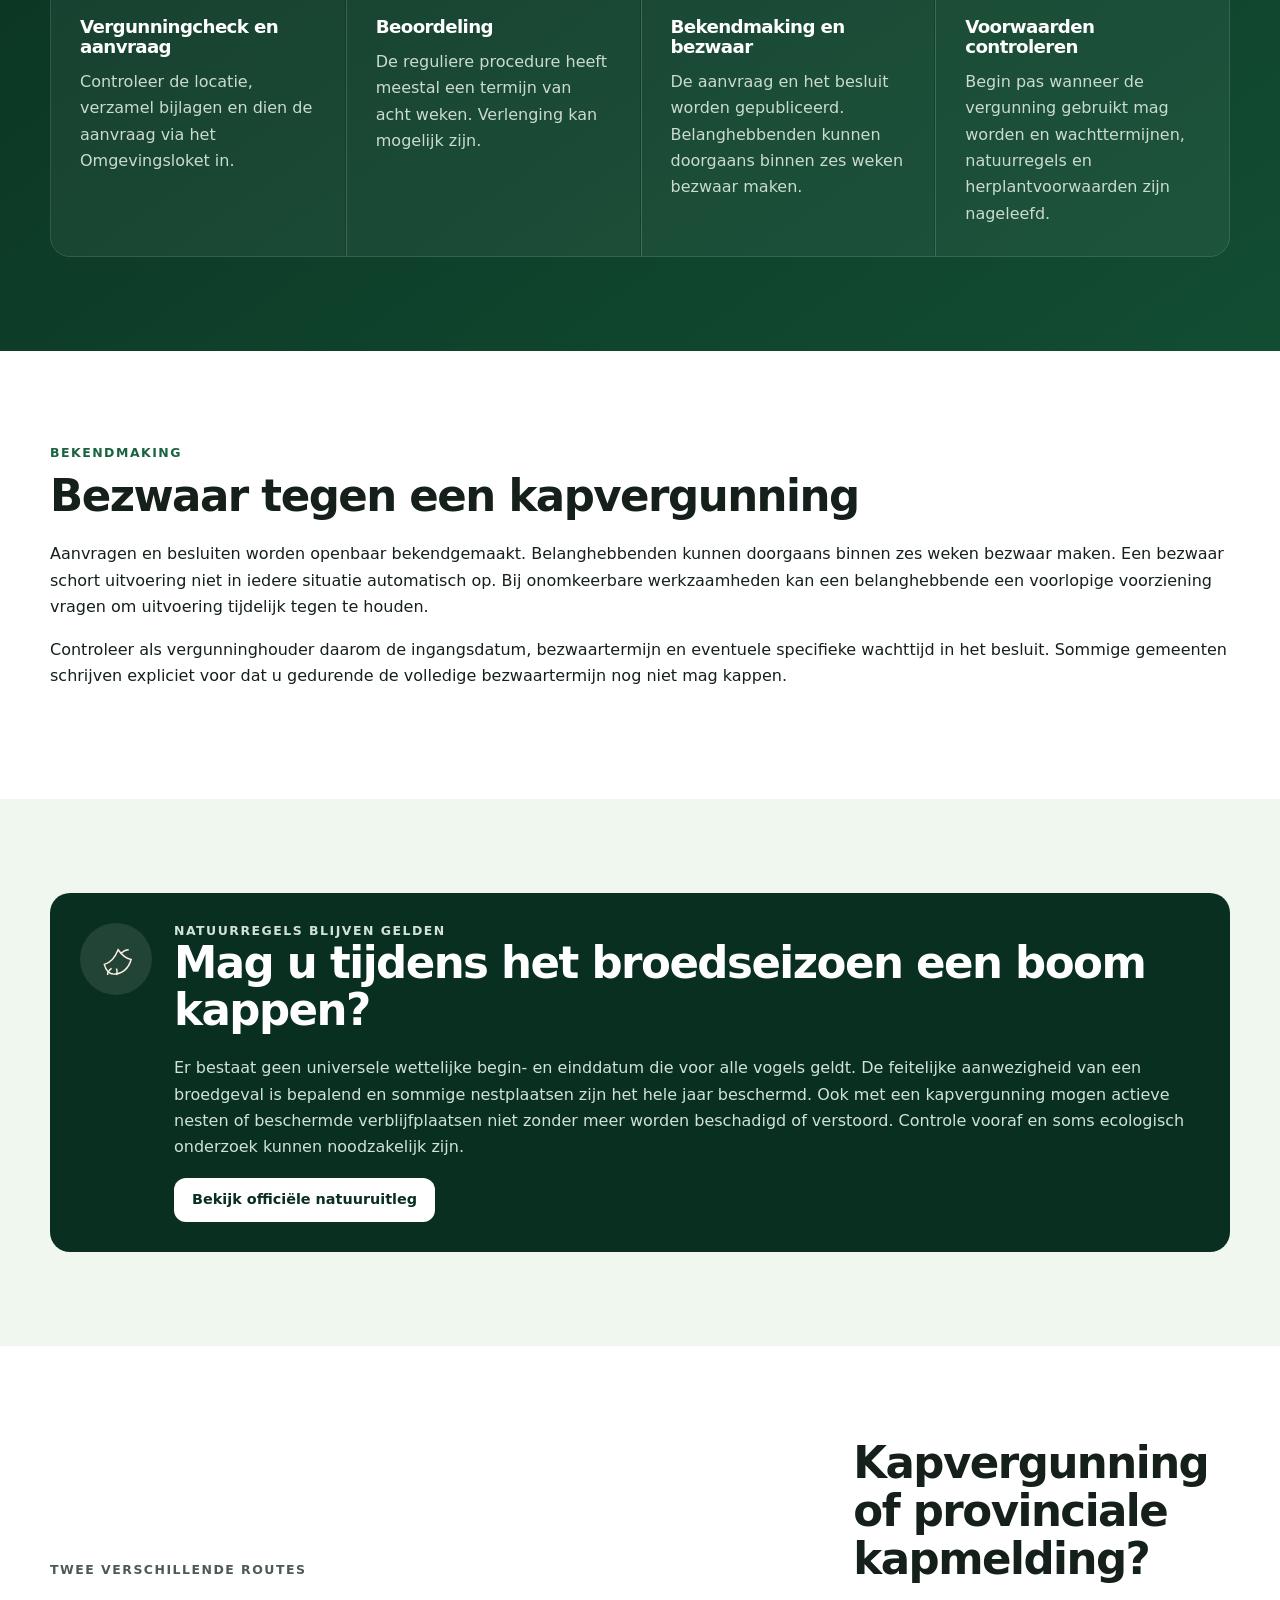
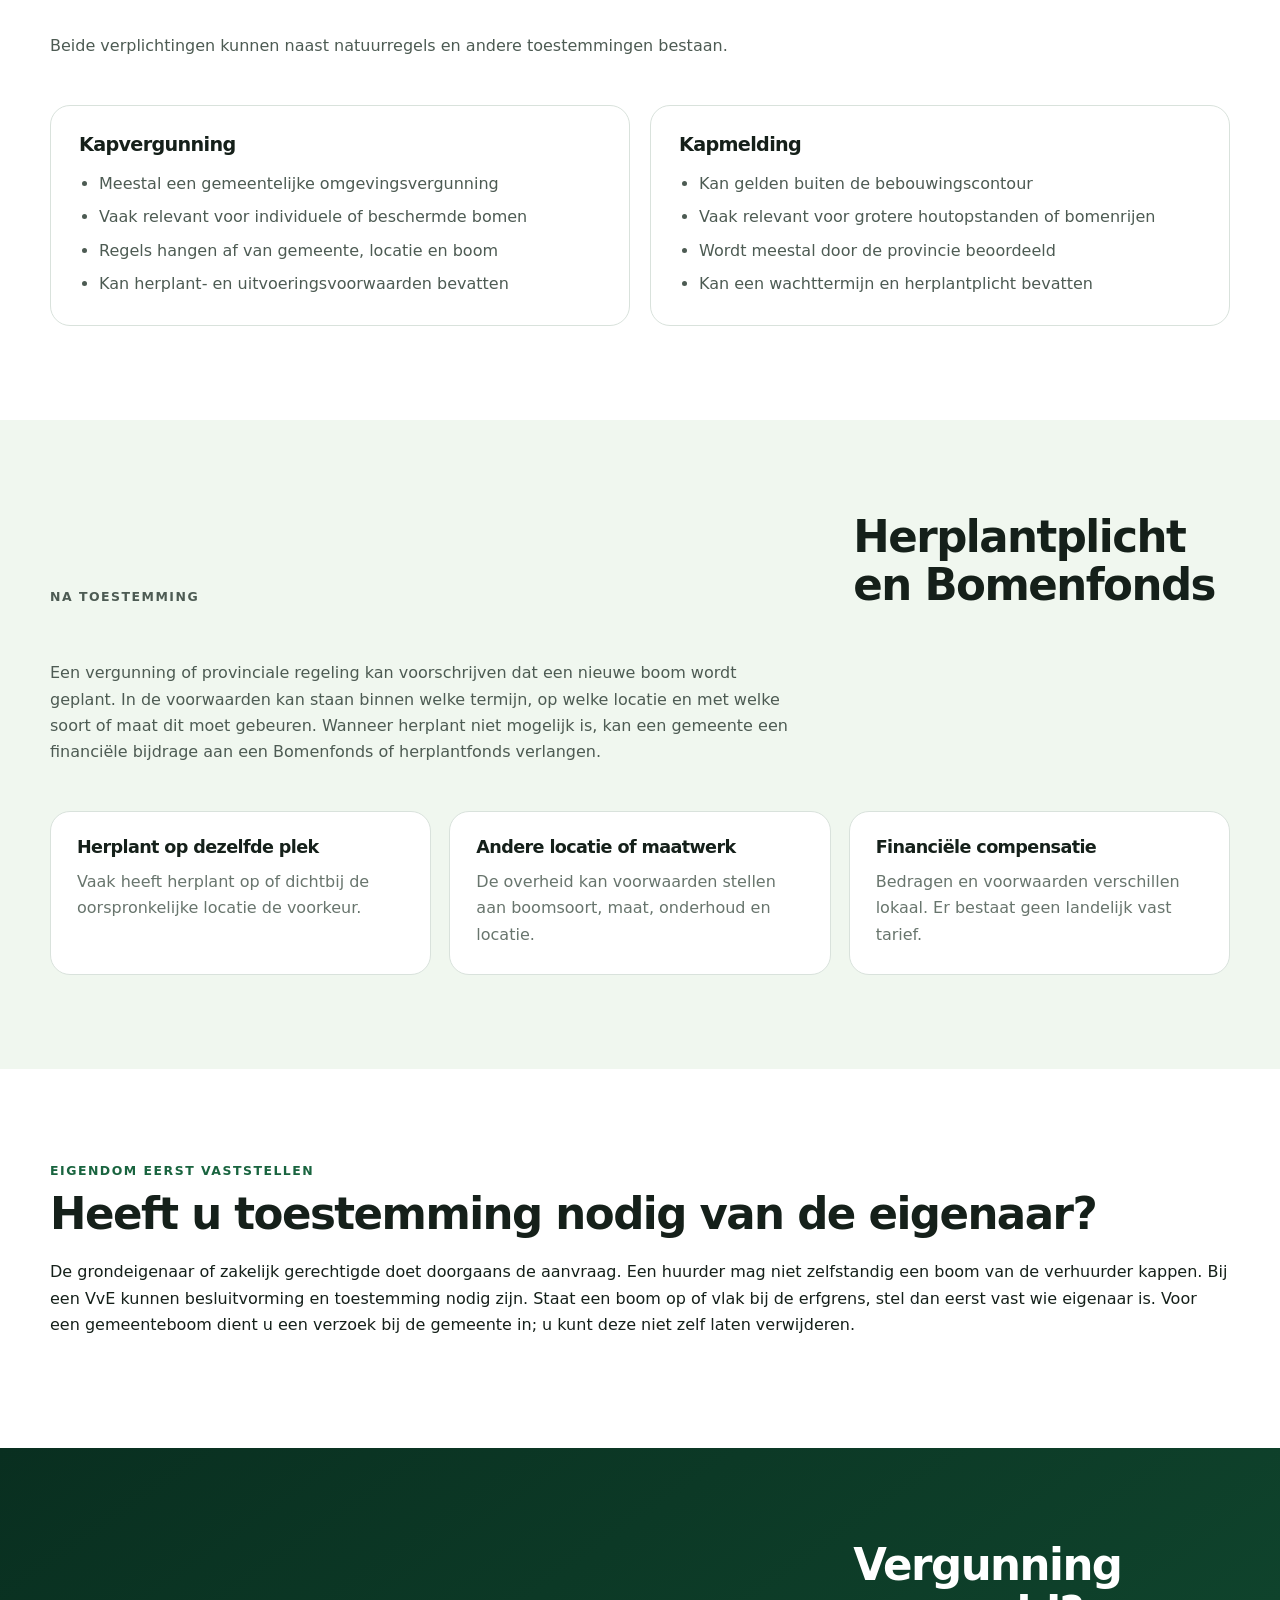
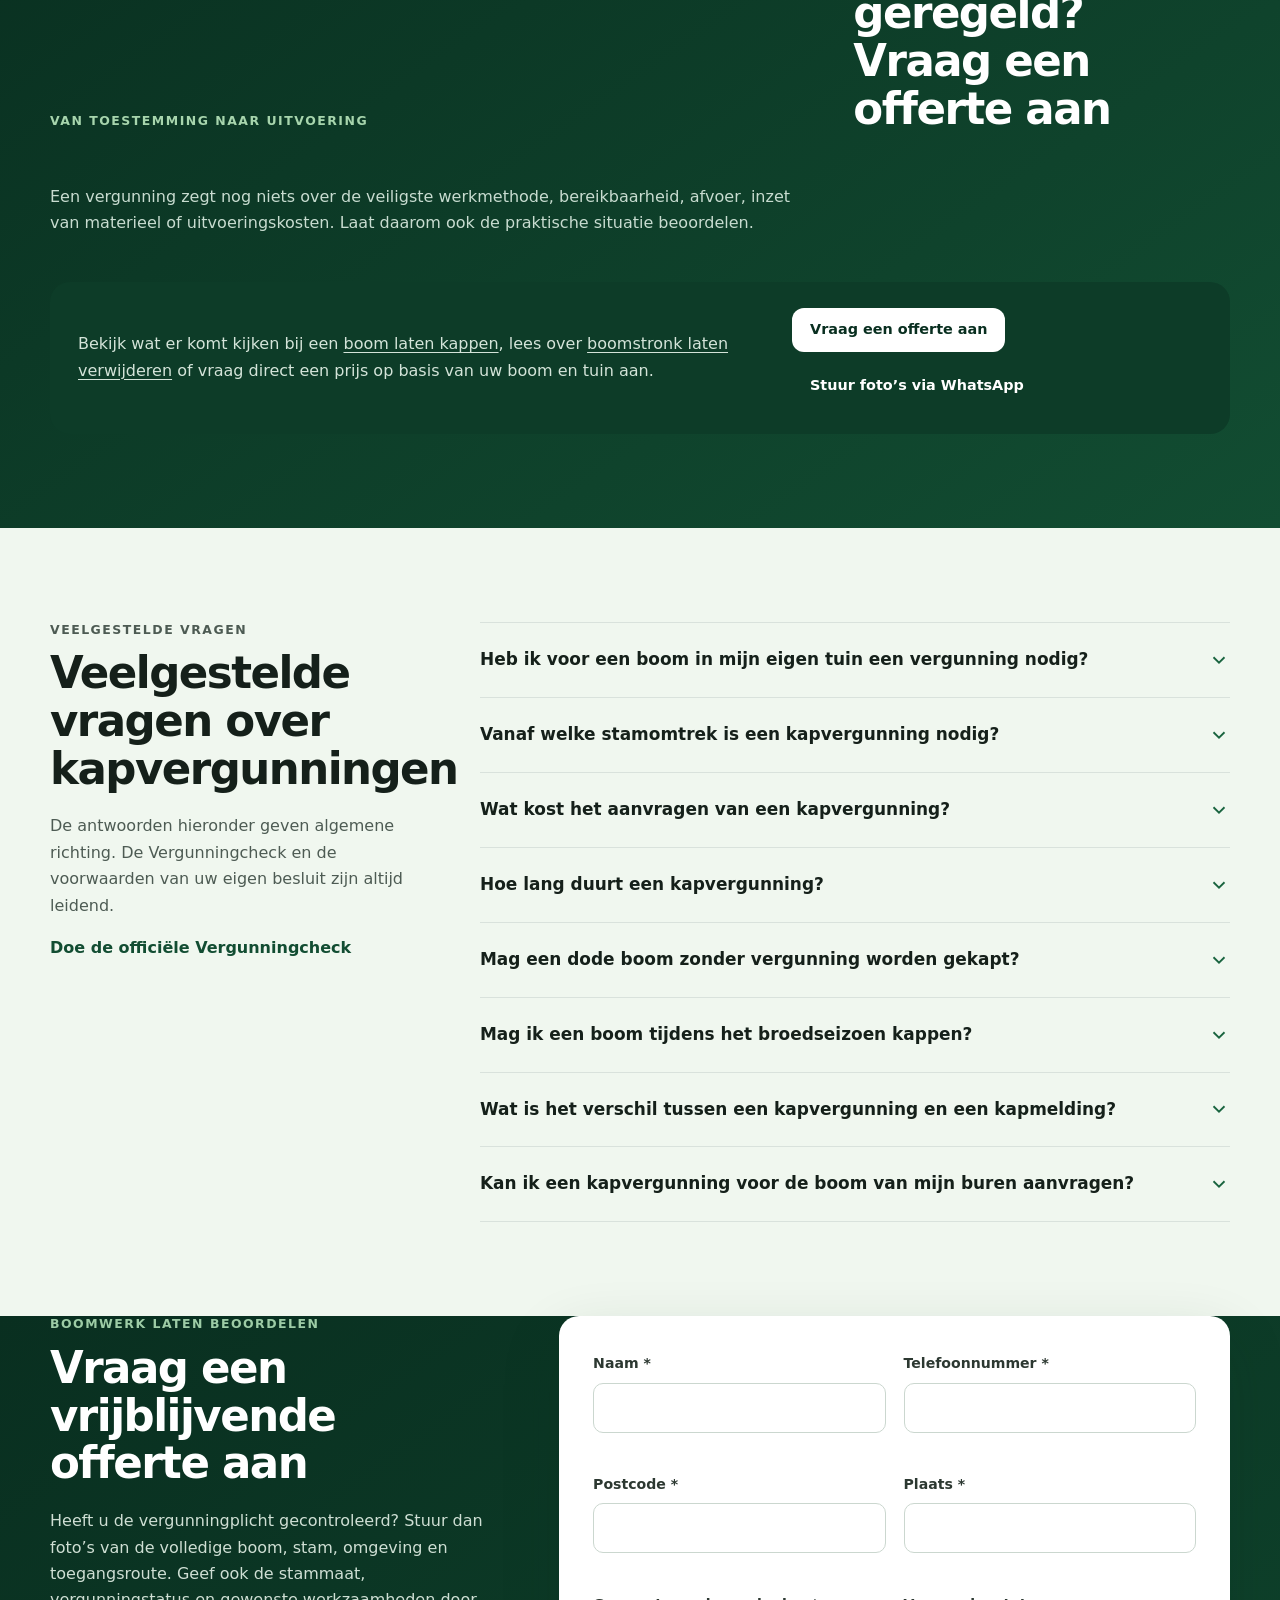
<file: kapvergunning/index.html>
<!doctype html>
<html lang="nl">
<head>
  <meta charset="utf-8">
  <meta name="viewport" content="width=device-width, initial-scale=1, viewport-fit=cover">
  <title>Kapvergunning 2026: regels en kosten per gemeente</title>
  <meta name="description" content="Kapvergunning nodig voor een boom? Bekijk de landelijke regels, aanvraag, kosten en verschillen tussen gemeenten en provincies in 2026.">
  <meta name="robots" content="index, follow">
  <link rel="canonical" href="https://bomenrooier.nl/kapvergunning/">
  <meta name="theme-color" content="#124d32">

  <meta property="og:type" content="article">
  <meta property="og:locale" content="nl_NL">
  <meta property="og:site_name" content="BomenRooier">
  <meta property="og:title" content="Kapvergunning 2026: regels en kosten per gemeente">
  <meta property="og:description" content="Praktische gids over kapvergunningen, lokale verschillen, kosten, kapmeldingen en natuurregels.">
  <meta property="og:url" content="https://bomenrooier.nl/kapvergunning/">
  <meta property="og:image" content="https://bomenrooier.nl/assets/images/bomenrooier-open-graph.webp">
  <meta property="og:image:width" content="1200">
  <meta property="og:image:height" content="630">
  <meta property="og:image:alt" content="BomenRooier kapvergunninggids voor boomwerkzaamheden">
  <meta name="twitter:card" content="summary_large_image">

  <link rel="icon" href="../favicon.svg" type="image/svg+xml">
  <link rel="apple-touch-icon" href="../assets/icons/apple-touch-icon.png">
  <link rel="manifest" href="../site.webmanifest">
  <link rel="preload" href="../assets/images/boomverzorger-klimwerk.webp" as="image" type="image/webp" fetchpriority="high">
  <link rel="stylesheet" href="../assets/css/styles.css">

  <style>
    .guide-meta { display:flex; flex-wrap:wrap; gap:10px 22px; margin:20px 0 0; color:var(--ink-500); font-size:.9rem; }
    .guide-meta span { display:inline-flex; align-items:center; gap:8px; }
    .guide-meta span::before { content:""; width:8px; height:8px; border-radius:50%; background:var(--green-600); }
    .guide-nav { display:grid; grid-template-columns:repeat(4,minmax(0,1fr)); gap:14px; margin-top:30px; }
    .guide-nav a { min-height:110px; padding:20px; border:1px solid var(--line); border-radius:var(--radius-sm); background:var(--surface); color:var(--green-950); text-decoration:none; transition:transform .2s ease,border-color .2s ease,box-shadow .2s ease; }
    .guide-nav a:hover,.guide-nav a:focus-visible { transform:translateY(-2px); border-color:var(--green-700); box-shadow:var(--shadow-sm); }
    .guide-nav strong { display:block; margin-bottom:5px; }
    .guide-nav span { color:var(--ink-500); font-size:.88rem; }
    .official-alert { margin-top:26px; padding:25px 27px; border:1px solid #bdd1c4; border-left:5px solid var(--green-700); border-radius:var(--radius-sm); background:var(--green-50); }
    .official-alert strong { display:block; margin-bottom:7px; color:var(--green-950); font-size:1.08rem; }
    .official-alert p { margin:0; color:var(--ink-650); }
    .official-links { display:flex; flex-wrap:wrap; gap:12px; margin-top:17px; }
    .table-wrap { margin-top:28px; overflow-x:auto; border:1px solid var(--line); border-radius:var(--radius-md); background:var(--surface); box-shadow:var(--shadow-sm); -webkit-overflow-scrolling:touch; }
    .comparison-table { width:100%; min-width:980px; border-collapse:collapse; text-align:left; }
    .comparison-table caption { padding:18px 22px; color:var(--ink-500); text-align:left; font-size:.88rem; }
    .comparison-table th { padding:17px 18px; color:var(--white); background:var(--green-900); font-size:.88rem; letter-spacing:.02em; }
    .comparison-table td { padding:17px 18px; border-top:1px solid var(--line); vertical-align:top; color:var(--ink-650); }
    .comparison-table tbody tr:nth-child(even) { background:var(--surface-soft); }
    .comparison-table td:first-child { color:var(--green-950); font-weight:850; white-space:nowrap; }
    .comparison-table a { font-weight:800; }
    .municipality { scroll-margin-top:130px; padding:32px; border:1px solid var(--line); border-radius:var(--radius-md); background:var(--surface); }
    .municipality + .municipality { margin-top:18px; }
    .municipality__top { display:flex; align-items:flex-start; justify-content:space-between; gap:24px; }
    .municipality h2 { margin-bottom:10px; font-size:clamp(1.55rem,3vw,2.15rem); }
    .municipality__label { flex:0 0 auto; padding:7px 10px; border-radius:999px; color:var(--green-900); background:var(--green-100); font-size:.78rem; font-weight:900; letter-spacing:.04em; }
    .municipality p:last-child { margin-bottom:0; }
    .fact-list { margin:18px 0 0; padding:0; display:grid; grid-template-columns:repeat(2,minmax(0,1fr)); gap:10px 22px; list-style:none; }
    .fact-list li { position:relative; padding-left:25px; color:var(--ink-650); }
    .fact-list li::before { content:""; position:absolute; left:0; top:.5em; width:13px; height:13px; border-radius:50%; background:var(--green-200); }
    .source-note { margin-top:18px; color:var(--ink-500); font-size:.84rem; }
    .source-note a { font-weight:800; }
    .measure-layout { display:grid; grid-template-columns:minmax(0,1fr) minmax(290px,.43fr); gap:44px; align-items:start; }
    .measure-steps { counter-reset:measure; display:grid; gap:14px; margin:26px 0 0; padding:0; list-style:none; }
    .measure-steps li { counter-increment:measure; position:relative; padding:18px 20px 18px 62px; border:1px solid var(--line); border-radius:var(--radius-sm); background:var(--surface); }
    .measure-steps li::before { content:counter(measure); position:absolute; left:18px; top:16px; width:30px; height:30px; display:grid; place-items:center; border-radius:50%; color:var(--white); background:var(--green-800); font-weight:900; }
    .calculation-card { padding:28px; border-radius:var(--radius-md); color:var(--white); background:linear-gradient(145deg,var(--green-950),var(--green-700)); }
    .calculation-card p { color:#d5e5da; }
    .calculation-card strong { display:block; margin:16px 0 7px; color:var(--orange-100); font-size:1.25rem; }
    .card-grid { display:grid; grid-template-columns:repeat(3,minmax(0,1fr)); gap:18px; margin-top:28px; }
    .info-card { padding:26px; border:1px solid var(--line); border-radius:var(--radius-md); background:var(--surface); }
    .info-card h3 { font-size:1.1rem; }
    .info-card p { margin:0; color:var(--ink-500); }
    .fee-grid { display:grid; grid-template-columns:repeat(4,minmax(0,1fr)); gap:16px; margin-top:26px; }
    .fee-card { padding:24px; border:1px solid var(--line); border-radius:var(--radius-sm); background:var(--surface); }
    .fee-card strong { display:block; color:var(--green-900); font-size:1.65rem; line-height:1.1; }
    .fee-card span { display:block; margin-top:9px; color:var(--ink-500); }
    .checklist { margin:24px 0 0; padding:0; display:grid; grid-template-columns:repeat(2,minmax(0,1fr)); gap:12px 28px; list-style:none; }
    .checklist li { position:relative; padding-left:27px; color:var(--ink-650); }
    .checklist li::before { content:""; position:absolute; left:0; top:.45em; width:16px; height:16px; border-radius:50%; background:var(--green-100); }
    .checklist li::after { content:""; position:absolute; left:5px; top:.68em; width:6px; height:3px; border-left:2px solid var(--green-700); border-bottom:2px solid var(--green-700); transform:rotate(-45deg); }
    .timeline-grid { display:grid; grid-template-columns:repeat(4,minmax(0,1fr)); gap:1px; margin-top:28px; border:1px solid var(--line-dark); border-radius:var(--radius-md); overflow:hidden; }
    .timeline-card { min-height:225px; padding:29px; background:rgba(255,255,255,.05); }
    .timeline-card + .timeline-card { border-left:1px solid var(--line-dark); }
    .timeline-card span { display:block; margin-bottom:28px; color:#8ec298; font-size:.8rem; font-weight:900; letter-spacing:.14em; }
    .timeline-card h3 { color:var(--white); font-size:1.14rem; }
    .timeline-card p { margin:0; color:#cadbcf; }
    .nature-alert { display:grid; grid-template-columns:auto 1fr; gap:22px; align-items:start; padding:30px; border-radius:var(--radius-md); color:var(--white); background:var(--green-950); }
    .nature-alert__icon { width:72px; height:72px; display:grid; place-items:center; border-radius:50%; background:rgba(255,255,255,.1); }
    .nature-alert__icon svg { width:39px; height:39px; fill:none; stroke:var(--orange-100); stroke-width:1.8; }
    .nature-alert h3 { color:var(--white); }
    .nature-alert p { margin:0; color:#d1e2d6; }
    .compare-grid { display:grid; grid-template-columns:repeat(2,minmax(0,1fr)); gap:20px; margin-top:28px; }
    .compare-card { padding:28px; border:1px solid var(--line); border-radius:var(--radius-md); background:var(--surface); }
    .compare-card h3 { font-size:1.2rem; }
    .compare-card ul { margin:16px 0 0; padding-left:20px; color:var(--ink-650); }
    .compare-card li + li { margin-top:7px; }
    .compact-cta { margin-top:32px; display:flex; align-items:center; justify-content:space-between; gap:24px; padding:26px 28px; border-radius:var(--radius-md); color:var(--white); background:var(--green-900); }
    .compact-cta p { margin:0; max-width:690px; color:#d4e4d9; }
    .compact-cta .official-links { margin-top:0; align-items:center; }
    .faq-layout { display:grid; grid-template-columns:minmax(280px,.48fr) minmax(0,1fr); gap:70px; align-items:start; }
    .faq-intro { position:sticky; top:145px; }
    .faq-intro > p { color:var(--ink-650); }
    .faq-list { border-top:1px solid var(--line); }
    .faq-item { border-bottom:1px solid var(--line); }
    .faq-item summary { display:flex; align-items:center; justify-content:space-between; gap:18px; padding:23px 0; color:var(--ink-950); font-size:1.06rem; font-weight:800; cursor:pointer; list-style:none; }
    .faq-item summary::-webkit-details-marker { display:none; }
    .faq-item summary svg { width:22px; height:22px; flex:0 0 auto; fill:none; stroke:var(--green-700); stroke-width:2; transition:transform .2s ease; }
    .faq-item[open] summary svg { transform:rotate(180deg); }
    .faq-item__answer { padding:0 38px 22px 0; }
    .faq-item__answer p { margin:0; color:var(--ink-650); }
    .offer-section__grid { display:grid; grid-template-columns:minmax(290px,.55fr) minmax(0,.85fr); align-items:start; gap:75px; }
    .offer-section__content { position:sticky; top:145px; }
    .offer-section__content .eyebrow { color:#9dcca6; }
    .offer-section__content > p { color:#cfdfd4; }
    .offer-points { margin:26px 0 0; padding:0; list-style:none; }
    .offer-points li { position:relative; padding-left:25px; color:#d6e4da; }
    .offer-points li + li { margin-top:10px; }
    .offer-points li::before { content:""; position:absolute; left:0; top:.5em; width:13px; height:13px; border-radius:50%; background:#89bd94; }
    .offer-contact-cards { display:grid; grid-template-columns:repeat(2,minmax(0,1fr)); gap:12px; margin-top:30px; }
    .contact-card { padding:16px 18px; border:1px solid rgba(255,255,255,.14); border-radius:13px; text-decoration:none; background:rgba(255,255,255,.04); transition:background-color .18s ease,border-color .18s ease; }
    .contact-card:hover,.contact-card:focus-visible { border-color:rgba(255,255,255,.3); background:rgba(255,255,255,.08); }
    .contact-card small,.contact-card strong { display:block; }
    .contact-card small { color:#b9cfc0; }
    .contact-card strong { margin-top:2px; color:var(--white); }
    @media (max-width:1050px) { .guide-nav,.fee-grid,.timeline-grid { grid-template-columns:repeat(2,minmax(0,1fr)); } .card-grid { grid-template-columns:repeat(2,minmax(0,1fr)); } .timeline-card:nth-child(3) { border-left:0; border-top:1px solid var(--line-dark); } .timeline-card:nth-child(4) { border-top:1px solid var(--line-dark); } }
    @media (max-width:900px) { .measure-layout,.faq-layout,.offer-section__grid { grid-template-columns:1fr; } .faq-intro,.offer-section__content { position:static; } .compact-cta { align-items:flex-start; flex-direction:column; } }
    @media (max-width:720px) { .guide-nav,.card-grid,.fee-grid,.checklist,.timeline-grid,.compare-grid,.fact-list,.offer-contact-cards { grid-template-columns:1fr; } .municipality { padding:24px 20px; } .municipality__top { display:block; } .municipality__label { display:inline-block; margin-bottom:12px; } .timeline-card + .timeline-card,.timeline-card:nth-child(3),.timeline-card:nth-child(4) { border-left:0; border-top:1px solid var(--line-dark); } .nature-alert { grid-template-columns:1fr; } }
  </style>

  <!-- Google Tag Manager: plaats de officiële GTM-code hier. -->
  <script type="application/ld+json">
{
  "@context": "https://schema.org",
  "@graph": [
    {
      "@type": "WebSite",
      "@id": "https://bomenrooier.nl/#website",
      "url": "https://bomenrooier.nl/",
      "name": "BomenRooier",
      "inLanguage": "nl-NL",
      "publisher": {
        "@id": "https://bomenrooier.nl/#organization"
      }
    },
    {
      "@type": "Organization",
      "@id": "https://bomenrooier.nl/#organization",
      "name": "BomenRooier",
      "url": "https://bomenrooier.nl/",
      "logo": {
        "@type": "ImageObject",
        "url": "https://bomenrooier.nl/assets/icons/logo-bomenrooier.svg"
      },
      "telephone": "+31612249916",
      "contactPoint": {
        "@type": "ContactPoint",
        "telephone": "+31612249916",
        "contactType": "customer service",
        "availableLanguage": [
          "nl"
        ]
      }
    },
    {
      "@type": "WebPage",
      "@id": "https://bomenrooier.nl/kapvergunning/#webpage",
      "url": "https://bomenrooier.nl/kapvergunning/",
      "name": "Kapvergunning 2026: regels en kosten per gemeente",
      "headline": "Kapvergunning voor een boom: regels per gemeente in 2026",
      "description": "Kapvergunning nodig voor een boom? Bekijk de landelijke regels, aanvraag, kosten en verschillen tussen gemeenten en provincies in 2026.",
      "datePublished": "2026-07-24",
      "dateModified": "2026-07-24",
      "isPartOf": {
        "@id": "https://bomenrooier.nl/#website"
      },
      "primaryImageOfPage": {
        "@id": "https://bomenrooier.nl/kapvergunning/#primaryimage"
      },
      "breadcrumb": {
        "@id": "https://bomenrooier.nl/kapvergunning/#breadcrumb"
      },
      "mainEntity": {
        "@id": "https://bomenrooier.nl/kapvergunning/#article"
      },
      "inLanguage": "nl-NL"
    },
    {
      "@type": "ImageObject",
      "@id": "https://bomenrooier.nl/kapvergunning/#primaryimage",
      "url": "https://bomenrooier.nl/assets/images/boomverzorger-klimwerk.webp",
      "contentUrl": "https://bomenrooier.nl/assets/images/boomverzorger-klimwerk.webp",
      "width": 986,
      "height": 1200,
      "caption": "Boomverzorger beoordeelt werkzaamheden aan een grote boom"
    },
    {
      "@type": "Article",
      "@id": "https://bomenrooier.nl/kapvergunning/#article",
      "headline": "Kapvergunning voor een boom: regels per gemeente in 2026",
      "description": "Praktische gids over kapvergunningen, lokale verschillen, leges, kapmeldingen, natuurregels en het aanvragen van een offerte.",
      "url": "https://bomenrooier.nl/kapvergunning/",
      "mainEntityOfPage": {
        "@id": "https://bomenrooier.nl/kapvergunning/#webpage"
      },
      "image": {
        "@id": "https://bomenrooier.nl/kapvergunning/#primaryimage"
      },
      "author": {
        "@id": "https://bomenrooier.nl/#organization"
      },
      "publisher": {
        "@id": "https://bomenrooier.nl/#organization"
      },
      "datePublished": "2026-07-24",
      "dateModified": "2026-07-24",
      "inLanguage": "nl-NL"
    },
    {
      "@type": "BreadcrumbList",
      "@id": "https://bomenrooier.nl/kapvergunning/#breadcrumb",
      "itemListElement": [
        {
          "@type": "ListItem",
          "position": 1,
          "name": "Home",
          "item": "https://bomenrooier.nl/"
        },
        {
          "@type": "ListItem",
          "position": 2,
          "name": "Kapvergunning",
          "item": "https://bomenrooier.nl/kapvergunning/"
        }
      ]
    },
    {
      "@type": "FAQPage",
      "@id": "https://bomenrooier.nl/kapvergunning/#faq-schema",
      "mainEntity": [
        {
          "@type": "Question",
          "name": "Heb ik voor een boom in mijn eigen tuin een vergunning nodig?",
          "acceptedAnswer": {
            "@type": "Answer",
            "text": "Dat hangt af van uw exacte adres, de gemeente, de afmetingen en bescherming van de boom en soms ook van de eigenaar of het type perceel. Een boom in een eigen tuin is dus niet automatisch vergunningvrij. Voer altijd de officiële Vergunningcheck uit en controleer daarnaast of de boom op een beschermde lijst of kaart staat."
          }
        },
        {
          "@type": "Question",
          "name": "Vanaf welke stamomtrek is een kapvergunning nodig?",
          "acceptedAnswer": {
            "@type": "Answer",
            "text": "Er bestaat geen landelijke grens die in iedere gemeente geldt. Amsterdam gebruikt bijvoorbeeld 31 centimeter omtrek, Haarlem 50 centimeter en Den Haag meestal 30 centimeter, terwijl andere gemeenten met diameter, perceelgrootte of een beschermde bomenkaart werken. Controleer bovendien op welke hoogte u moet meten; vaak is dat 130 centimeter boven het maaiveld."
          }
        },
        {
          "@type": "Question",
          "name": "Wat kost het aanvragen van een kapvergunning?",
          "acceptedAnswer": {
            "@type": "Answer",
            "text": "De leges verschillen sterk per gemeente en soms per aantal bomen. In 2026 lopen de bevestigde voorbeelden op deze pagina uiteen van € 22,85 in Meppel tot € 735 voor één tot en met vijf bomen in Utrecht. Dit zijn behandelingskosten van de aanvraag en niet de kosten voor het kappen, afvoeren of verwijderen van de boomstronk."
          }
        },
        {
          "@type": "Question",
          "name": "Hoe lang duurt een kapvergunning?",
          "acceptedAnswer": {
            "@type": "Answer",
            "text": "De reguliere procedure heeft meestal een beslistermijn van acht weken. De overheid kan deze termijn in bepaalde situaties verlengen. Na bekendmaking kunnen daarnaast bezwaar- en wachttijden gelden. Plan onomkeerbare werkzaamheden daarom pas wanneer duidelijk is dat de vergunning gebruikt mag worden en alle voorwaarden zijn gecontroleerd."
          }
        },
        {
          "@type": "Question",
          "name": "Mag een dode boom zonder vergunning worden gekapt?",
          "acceptedAnswer": {
            "@type": "Answer",
            "text": "Niet overal. Sommige gemeenten noemen een uitzondering voor een dode of acuut gevaarlijke boom, terwijl andere gemeenten ook voor een dode boom een vergunning of voorafgaande toestemming verlangen. Bij direct gevaar kan een noodprocedure gelden. Meld de situatie bij de bevoegde overheid en laat niet uitsluitend op basis van de algemene staat van de boom kappen."
          }
        },
        {
          "@type": "Question",
          "name": "Mag ik een boom tijdens het broedseizoen kappen?",
          "acceptedAnswer": {
            "@type": "Answer",
            "text": "Een kapvergunning geeft geen toestemming om actieve nesten of beschermde verblijfplaatsen te beschadigen. Er bestaat geen universele wettelijke periode waarin iedere boom automatisch wel of niet mag worden gekapt. De feitelijke aanwezigheid van broedende vogels en andere beschermde dieren is bepalend. Voorafgaande controle en soms ecologisch onderzoek kunnen nodig zijn."
          }
        },
        {
          "@type": "Question",
          "name": "Wat is het verschil tussen een kapvergunning en een kapmelding?",
          "acceptedAnswer": {
            "@type": "Answer",
            "text": "Een kapvergunning is meestal een gemeentelijke omgevingsvergunning voor een individuele of beschermde boom. Een kapmelding kan onder provinciale regels gelden voor grotere houtopstanden of bomenrijen buiten de bebouwingscontour. De verplichtingen kunnen samengaan met natuurregels, een wachttermijn en een herplantplicht. De Vergunningcheck laat zien welke route bij uw locatie past."
          }
        },
        {
          "@type": "Question",
          "name": "Kan ik een kapvergunning voor de boom van mijn buren aanvragen?",
          "acceptedAnswer": {
            "@type": "Answer",
            "text": "Doorgaans kan alleen de eigenaar of iemand met schriftelijke toestemming van de eigenaar de aanvraag indienen. Een huurder, buur of andere belanghebbende kan een boom niet zelfstandig laten kappen. Staat de boom op of vlak bij de erfgrens, stel dan eerst vast wie eigenaar is en welke toestemming nodig is."
          }
        }
      ]
    }
  ]
}
  </script>
</head>
<body>
  <!-- Google Tag Manager (noscript): plaats de officiële iframe-code direct na <body>. -->
  <a class="skip-link" href="#main-content">Ga naar de inhoud</a>

  <header class="site-header" id="site-header">
    <div class="header-top">
      <div class="container header-top__inner">
        <p>Vrijblijvende offerte · Snel contact via WhatsApp of telefoon</p>
        <div class="header-top__links">
          <a id="header-phone-link" class="tracked-contact" href="tel:+31612249916" data-action="phone_click" data-location="header" data-service="kapvergunning" aria-label="Bel BomenRooier op 06 12 24 99 16">
            <svg aria-hidden="true" viewBox="0 0 24 24"><path d="M6.6 10.8a15.5 15.5 0 0 0 6.6 6.6l2.2-2.2a1 1 0 0 1 1-.24c1.1.37 2.3.56 3.6.56a1 1 0 0 1 1 1V20a1 1 0 0 1-1 1C10.6 21 3 13.4 3 4a1 1 0 0 1 1-1h3.5a1 1 0 0 1 1 1c0 1.25.2 2.46.57 3.58a1 1 0 0 1-.25 1.02L6.6 10.8Z"/></svg>
            06 12 24 99 16
          </a>
        </div>
      </div>
    </div>
    <div class="container nav-wrap">
      <a class="brand" href="../" aria-label="BomenRooier homepage"><img src="../assets/icons/logo-bomenrooier.svg" width="210" height="52" alt="BomenRooier"></a>
      <button class="nav-toggle" id="nav-toggle" type="button" aria-expanded="false" aria-controls="primary-navigation" aria-label="Menu openen"><span></span><span></span><span></span></button>
      <nav class="primary-nav" id="primary-navigation" aria-label="Hoofdnavigatie">
        <a href="../#bomen-rooien">Bomen rooien</a>
        <a href="../boom-kappen/">Boom kappen</a>
        <a href="../bomen-snoeien/">Bomen snoeien</a>
        <a href="../boomstronk-verwijderen/">Boomstronk</a>
        <a href="#faq">Veelgestelde vragen</a>
        <a id="nav-offer-link" class="button button--small button--primary" href="#offerte" data-action="internal_link_click" data-location="header" data-service="kapvergunning">Offerte aanvragen</a>
      </nav>
    </div>
  </header>

  <main id="main-content">
    <section class="hero" aria-labelledby="hero-title">
      <div class="container hero__grid">
        <div class="hero__content">
          <nav aria-label="Broodkruimel"><p class="eyebrow"><a href="../" data-action="internal_link_click" data-location="hero">Home</a> · Kapvergunning</p></nav>
          <h1 id="hero-title">Kapvergunning voor een boom: regels per gemeente in 2026</h1>
          <p class="hero__intro">Voor sommige bomen is geen vergunning nodig, terwijl voor andere situaties een gemeentelijke omgevingsvergunning of provinciale kapmelding geldt. De uitkomst hangt af van de exacte locatie, lokale regels, boommaat, bescherming en soms het eigendom. Ook nesten, beschermde soorten en herplantvoorwaarden blijven belangrijk. Doe daarom altijd de officiële Vergunningcheck voordat u werkzaamheden plant.</p>
          <div class="hero__actions">
            <a id="hero-permit-check" class="button button--primary" href="https://omgevingswet.overheid.nl/checken" target="_blank" rel="noopener">Doe de officiële Vergunningcheck</a>
            <a id="hero-offer" class="button button--secondary" href="#offerte" data-action="internal_link_click" data-location="hero" data-service="kapvergunning">Vraag een vrijblijvende offerte aan</a>
            <a id="hero-whatsapp" class="button button--whatsapp tracked-contact" href="https://wa.me/31612249916?text=Hallo%20BomenRooier%2C%20ik%20wil%20graag%20weten%20wat%20nodig%20is%20voor%20mijn%20boom.%20Ik%20stuur%20foto%27s%20en%20de%20locatie." data-action="whatsapp_click" data-location="hero" data-service="kapvergunning" target="_blank" rel="noopener"><svg aria-hidden="true" viewBox="0 0 24 24"><path d="M20.5 3.5A11.8 11.8 0 0 0 12.1 0C5.6 0 .3 5.3.3 11.8c0 2.1.6 4.1 1.6 5.9L0 24l6.5-1.7a11.8 11.8 0 0 0 5.6 1.4h.1C18.7 23.7 24 18.4 24 11.9c0-3.2-1.2-6.2-3.5-8.4Z"/></svg>Stuur foto’s via WhatsApp</a>
          </div>
          <div class="guide-meta" aria-label="Pagina-informatie"><span>Laatst gecontroleerd: juli 2026</span><span>Praktisch overzicht, geen juridisch advies</span></div>
        </div>
        <div class="hero__visual">
          <figure class="hero__image-wrap"><img src="../assets/images/boomverzorger-klimwerk.webp" width="986" height="1200" alt="Boomverzorger beoordeelt werkzaamheden aan een grote boom" fetchpriority="high" decoding="async"></figure>
          <div class="hero-card"><span class="hero-card__number">2026</span><div><strong>Regels verschillen per locatie</strong><span>Gemeente, provincie, waterschap en Rijk kunnen regels stellen.</span></div></div>
        </div>
      </div>
    </section>

    <div class="service-strip" aria-label="Belangrijkste onderwerpen">
      <div class="container service-strip__grid">
        <a href="#nodig" data-action="internal_link_click" data-location="hero" data-service="kapvergunning"><span>Vergunning nodig?</span><small>Controleer uw locatie</small></a>
        <a href="#gemeenten" data-action="internal_link_click" data-location="hero" data-service="kapvergunning"><span>Per gemeente</span><small>Lokale verschillen</small></a>
        <a href="#kosten" data-action="internal_link_click" data-location="hero" data-service="kapvergunning"><span>Kosten</span><small>Bevestigde leges 2026</small></a>
        <a href="#offerte" data-action="internal_link_click" data-location="hero" data-service="kapvergunning"><span>Na de vergunning</span><small>Offerte voor boomwerk</small></a>
      </div>
    </div>

    <section class="section" id="nodig" aria-labelledby="nodig-title">
      <div class="container container--narrow">
        <p class="eyebrow">Eerst controleren</p>
        <h2 id="nodig-title">Heeft u een kapvergunning nodig?</h2>
        <p class="lead">Er bestaat geen enkele landelijke stamdiameter waarmee u voor iedere boom kunt bepalen of een kapvergunning nodig is. Gemeenten, provincies, waterschappen en het Rijk kunnen regels stellen. Ook het omgevingsplan, de bebouwingscontour, een beschermde bomenlijst en natuurregelgeving kunnen de uitkomst veranderen.</p>
        <div class="official-alert"><strong>De officiële Vergunningcheck is altijd leidend</strong><p>Vul uw exacte adres en werkzaamheden in. De uitkomst kan een vergunningplicht, meldingsplicht, informatieplicht, verbod of vergunningsvrije situatie zijn. Dit overzicht helpt bij de voorbereiding, maar vervangt die persoonlijke controle niet.</p><div class="official-links"><a class="button button--primary button--small" href="https://omgevingswet.overheid.nl/checken" target="_blank" rel="noopener">Start de Vergunningcheck</a><a class="button button--secondary button--small" href="https://omgevingswet.overheid.nl/thema/boom-kappen-snoeien" target="_blank" rel="noopener">Uitleg Omgevingsloket</a></div></div>
      </div>
    </section>

    <section class="section section--tint" id="zonder-vergunning" aria-labelledby="zonder-title">
      <div class="container">
        <div class="section-heading"><p class="eyebrow">Mogelijke uitzonderingen</p><h2 id="zonder-title">Wanneer mag u een boom zonder kapvergunning kappen?</h2><p>Een lokale uitzondering kan gelden, maar nooit op basis van één landelijke checklist. Controleer altijd of andere regels van toepassing blijven.</p></div>
        <div class="card-grid">
          <article class="info-card"><h3>Onder de lokale maatgrens</h3><p>Sommige gemeenten gebruiken een grens in stamomtrek of diameter. De meeteenheid en meethoogte verschillen.</p></article>
          <article class="info-card"><h3>Niet op een beschermde lijst</h3><p>Gemeenten zoals Zaanstad en Meppel werken sterk met beschermde lijsten, kaarten of aangewezen gebieden.</p></article>
          <article class="info-card"><h3>Een kleine tuin of perceel</h3><p>In onder meer Den Haag, Haarlem en Rijswijk bestaan uitzonderingen die samenhangen met tuin- of perceelgrootte.</p></article>
          <article class="info-card"><h3>Specifieke eigenaar</h3><p>Rotterdam maakt onderscheid tussen een natuurlijk persoon en rechtspersonen zoals een VvE of onderneming.</p></article>
          <article class="info-card"><h3>Dode of gevaarlijke boom</h3><p>Sommige gemeenten kennen een uitzondering of noodprocedure. Elders blijft voorafgaande toestemming noodzakelijk.</p></article>
          <article class="info-card"><h3>Buiten de bebouwingscontour</h3><p>Een gemeentelijke vergunning kan plaatsmaken voor een provinciale kapmelding, bijvoorbeeld bij grotere houtopstanden.</p></article>
        </div>
      </div>
    </section>

    <section class="section" id="gemeenten" aria-labelledby="gemeenten-title">
      <div class="container">
        <div class="section-heading"><p class="eyebrow">Vergelijking 2026</p><h2 id="gemeenten-title">Kapvergunning per gemeente: actuele verschillen</h2><p>De tabel geeft een beknopt overzicht van officieel bevestigde hoofdregels. Uitzonderingen, beschermde bomen en natuurregels kunnen de uitkomst alsnog veranderen.</p></div>
        <div class="table-wrap" role="region" aria-label="Vergelijking kapvergunningen per gemeente" tabindex="0">
          <table class="comparison-table">
            <caption>Regels en tarieven laatst gecontroleerd in juli 2026. Gebruik altijd de officiële controle voor uw adres.</caption>
            <thead><tr><th>Gemeente of gebied</th><th>Belangrijkste maatstaf</th><th>Belangrijke uitzondering</th><th>Bevestigde leges 2026</th><th>Officiële controle</th></tr></thead>
            <tbody>
              <tr><td>Amsterdam</td><td>Vanaf 31 cm stamomtrek op 130 cm hoogte</td><td>Ook een dode boom kan vergunningplichtig zijn</td><td>€ 152 voor 1–5 bomen</td><td><a href="#kapvergunning-amsterdam">Bekijk uitleg</a></td></tr>
              <tr><td>Den Haag</td><td>Meestal vanaf 30 cm stamomtrek</td><td>In een kleine, niet-zichtbare achtertuin kan 90 cm gelden</td><td>Controleer actuele leges</td><td><a href="#kapvergunning-den-haag">Bekijk uitleg</a></td></tr>
              <tr><td>Rotterdam</td><td>Algemeen vanaf 50 cm stamomtrek</td><td>Particuliere eigenaar doorgaans vrijgesteld tot 361 cm</td><td>€ 476,80 voor niet-particuliere eigenaar</td><td><a href="#kapvergunning-rotterdam">Bekijk uitleg</a></td></tr>
              <tr><td>Utrecht</td><td>Beslisboom met diameter, perceelgrootte en leeftijd</td><td>Onder 15 cm diameter is geen vergunning nodig</td><td>€ 735 voor 1–5 bomen</td><td><a href="#kapvergunning-utrecht">Bekijk uitleg</a></td></tr>
              <tr><td>Haarlem</td><td>Vanaf 50 cm stamomtrek op 130 cm hoogte</td><td>Klein perceel en niet zichtbaar vanaf de weg kan vrijgesteld zijn</td><td>€ 150 per boom</td><td><a href="#kapvergunning-haarlem">Bekijk uitleg</a></td></tr>
              <tr><td>Rijswijk</td><td>Meer dan 15 cm stamdiameter op 130 cm hoogte</td><td>Uitzonderingen voor kleine voor- en achtertuinen</td><td>€ 93,35</td><td><a href="#kapvergunning-rijswijk">Bekijk uitleg</a></td></tr>
              <tr><td>Delft</td><td>Uitkomst afhankelijk van boom en locatie</td><td>Controleer de gemeentelijke voorwaarden</td><td>€ 151,85</td><td><a href="#kapvergunning-delft">Bekijk uitleg</a></td></tr>
              <tr><td>Zaanstad / Zaandam</td><td>Beschermde bomenlijst en gebiedenkaart</td><td>Op eigen terrein alleen vergunning in aangewezen gevallen</td><td>Controleer actuele leges</td><td><a href="#kapvergunning-zaandam">Bekijk uitleg</a></td></tr>
              <tr><td>Midden-Drenthe</td><td>Vanaf 40 cm stamdiameter op 130 cm hoogte</td><td>Buiten de bebouwde kom kan een provinciale melding gelden</td><td>€ 108,50</td><td><a href="#midden-drenthe">Bekijk uitleg</a></td></tr>
              <tr><td>Westerveld</td><td>100 cm stamomtrek en locatiegebonden regime</td><td>Beschermde bomen en gebieden blijven vergunningplichtig</td><td>€ 177,72</td><td><a href="#westerveld">Bekijk uitleg</a></td></tr>
              <tr><td>Meppel</td><td>Monumentale bomen en Groene Kaart</td><td>Veel gewone tuinbomen zijn vergunningvrij</td><td>€ 22,85</td><td><a href="#meppel">Bekijk uitleg</a></td></tr>
            </tbody>
          </table>
        </div>
      </div>
    </section>

    <section class="section section--tint" aria-label="Gemeentelijke voorbeelden">
      <div class="container">
        <article class="municipality" id="kapvergunning-amsterdam">
          <div class="municipality__top"><div><p class="eyebrow">Noord-Holland</p><h2>Kapvergunning in Amsterdam</h2></div><span class="municipality__label">31 cm omtrek</span></div>
          <p>Amsterdam noemt als hoofdregel een vergunning bij een stamomtrek van 31 centimeter of meer, gemeten op 130 centimeter boven de grond. Ook voor een dode boom kan een vergunning nodig zijn. Voor één tot en met vijf bomen bedragen de leges in 2026 € 152.</p>
          <ul class="fact-list"><li>Meet de stamomtrek op 130 cm hoogte</li><li>Foto’s, situatietekening en diameter bij de aanvraag</li><li>Herplant of bijdrage aan een herplantfonds kan gelden</li><li>Beschermde bomen worden extra streng beoordeeld</li></ul>
          <p class="source-note">Officiële bron: <a href="https://www.amsterdam.nl/wonen-bouwen-verbouwen/bouwen-verbouwen/omgevingsvergunning/boom-kappen-of-snoeien/" target="_blank" rel="noopener">Gemeente Amsterdam – boom kappen of snoeien</a>.</p>
        </article>

        <article class="municipality" id="kapvergunning-den-haag">
          <div class="municipality__top"><div><p class="eyebrow">Zuid-Holland</p><h2>Kapvergunning in Den Haag</h2></div><span class="municipality__label">30 of 90 cm</span></div>
          <p>In Den Haag geldt meestal een grens van 30 centimeter stamomtrek. Staat de boom in een achtertuin kleiner dan 50 m² en is deze niet zichtbaar vanaf de openbare weg, dan kan een grens van 90 centimeter gelden. De omtrek wordt op 130 centimeter hoogte gemeten.</p>
          <ul class="fact-list"><li>Minimaal drie verschillende foto’s nodig</li><li>Situatieschets en stamdiameter aanleveren</li><li>Diameter berekenen: omtrek gedeeld door 3,14</li><li>Haagse gebruiksbeperking van 15 maart tot 15 juli</li></ul>
          <p>Lees de uitgebreide lokale uitleg over een <a href="../boom-kappen-den-haag/" data-action="internal_link_click" data-location="content" data-service="boom-kappen-den-haag">boom laten rooien in Den Haag</a>.</p>
          <p class="source-note">Officiële bron: <a href="https://www.denhaag.nl/nl/vergunningen-en-ontheffingen/vergunning-boom-kappen-snoeien-of-verplanten/" target="_blank" rel="noopener">Gemeente Den Haag – vergunning boom kappen</a>.</p>
        </article>

        <article class="municipality" id="kapvergunning-rotterdam">
          <div class="municipality__top"><div><p class="eyebrow">Zuid-Holland</p><h2>Kapvergunning in Rotterdam</h2></div><span class="municipality__label">Eigendom is bepalend</span></div>
          <p>De Rotterdamse APV noemt een algemene vergunninggrens vanaf 50 centimeter stamomtrek op 130 centimeter hoogte. Voor een natuurlijk persoon die zakelijk gerechtigde is, geldt doorgaans een uitzondering zolang de stamomtrek kleiner is dan 361 centimeter. Voor een VvE, onderneming, stichting of woningcorporatie kan de algemene regel wel relevant zijn.</p>
          <p>Bekijk de volledige <a href="../boom-kappen-rotterdam/" data-action="internal_link_click" data-location="content" data-service="boom-kappen-rotterdam">regels voor boom rooien in Rotterdam</a>, inclusief uitleg over erfpacht en eigendom.</p>
          <p class="source-note">Officiële bronnen: <a href="https://lokaleregelgeving.overheid.nl/CVDR373493" target="_blank" rel="noopener">Rotterdamse APV</a> en <a href="https://www.rotterdam.nl/bomen" target="_blank" rel="noopener">Gemeente Rotterdam – bomen</a>.</p>
        </article>

        <article class="municipality" id="kapvergunning-utrecht">
          <div class="municipality__top"><div><p class="eyebrow">Utrecht</p><h2>Kapvergunning in Utrecht</h2></div><span class="municipality__label">Beslisboom</span></div>
          <p>Utrecht gebruikt een beslisboom. Daarbij tellen onder meer de stamdiameter op 130 centimeter hoogte, perceelgrootte en ouderdom van de boom mee. Een boom met een diameter kleiner dan 15 centimeter is vergunningvrij. Voor één tot en met vijf bomen bedragen de leges in 2026 € 735.</p>
          <p class="source-note">Officiële bron: <a href="https://www.utrecht.nl/wonen-en-leven/parken-en-groen/bomen/bomen-planten-en-kappen/boom-kappen-vergunning-aanvragen" target="_blank" rel="noopener">Gemeente Utrecht – boom kappen</a>.</p>
        </article>

        <article class="municipality" id="kapvergunning-haarlem">
          <div class="municipality__top"><div><p class="eyebrow">Noord-Holland</p><h2>Kapvergunning in Haarlem</h2></div><span class="municipality__label">50 cm omtrek</span></div>
          <p>In Haarlem is geen vergunning nodig als de boom op 130 centimeter hoogte dunner is dan 50 centimeter in omtrek. Een tweede uitzondering kan gelden wanneer het hele perceel kleiner is dan 100 m² en de boom niet zichtbaar is vanaf de openbare weg. De aanvraag bevat onder meer een herplantplan of uitleg waarom herplant niet kan.</p>
          <p>De officiële leges bedragen in 2026 € 150 per boom. Na verlening geldt volgens de gemeentepagina een bezwaartermijn van zes weken voordat met kappen wordt begonnen.</p>
          <p class="source-note">Officiële bron: <a href="https://haarlem.nl/kapvergunning" target="_blank" rel="noopener">Gemeente Haarlem – kapvergunning</a>.</p>
        </article>

        <article class="municipality" id="kapvergunning-rijswijk">
          <div class="municipality__top"><div><p class="eyebrow">Zuid-Holland</p><h2>Kapvergunning in Rijswijk</h2></div><span class="municipality__label">15 cm diameter</span></div>
          <p>Rijswijk noemt als uitgangspunt een vergunning voor een boom die dikker is dan 15 centimeter in doorsnede, gemeten op 130 centimeter hoogte. Er zijn uitzonderingen voor onder meer een voortuin kleiner dan 20 m² en een achtertuin kleiner dan 50 m². Ook voor bepaalde bomen en noodsituaties bestaan uitzonderingen.</p>
          <p>De behandelingskosten bedragen in 2026 € 93,35. De beslissing volgt normaal binnen acht weken en kan eenmaal met zes weken worden verlengd.</p>
          <p class="source-note">Officiële bron: <a href="https://www.rijswijk.nl/kapvergunning" target="_blank" rel="noopener">Gemeente Rijswijk – kapvergunning</a>.</p>
        </article>

        <article class="municipality" id="kapvergunning-delft">
          <div class="municipality__top"><div><p class="eyebrow">Zuid-Holland</p><h2>Kapvergunning in Delft</h2></div><span class="municipality__label">€ 151,85</span></div>
          <p>Voor Delft moet de vergunningplicht aan de hand van de boom, locatie en gemeentelijke regels worden gecontroleerd. De gemeente vermeldt voor 2026 € 151,85 aan behandelingskosten voor een omgevingsvergunning om een boom te kappen. Dit bedrag staat los van de uitvoering van het boomwerk.</p>
          <p class="source-note">Officiële bron: <a href="https://www.delft.nl/omgevingsvergunning-boom-kappen" target="_blank" rel="noopener">Gemeente Delft – omgevingsvergunning boom kappen</a>.</p>
        </article>

        <article class="municipality" id="kapvergunning-zaandam">
          <div class="municipality__top"><div><p class="eyebrow">Zaandam valt onder Zaanstad</p><h2>Kapvergunning in Zaandam en Zaanstad</h2></div><span class="municipality__label">Lijst en gebiedenkaart</span></div>
          <p>Zoekt u naar een kapvergunning in Zaandam, dan gelden de regels van gemeente Zaanstad. Op eigen terrein is alleen een vergunning nodig wanneer de boom op de lijst met beschermde particuliere bomen staat of binnen een gebied op de kapvergunningkaart valt. Voor bomen op een openbare plaats geldt wel een vergunningplicht.</p>
          <p>Ook het snoeien van meer dan 20% van een boom of wortels, of snoei waardoor de vorm verandert, kan onder de regels vallen. Controleer daarom de beschermde bomenlijst, gebiedenkaart en Vergunningcheck voordat u een boom in Zaandam kapt.</p>
          <p class="source-note">Officiële bron: <a href="https://www.zaanstad.nl/direct-regelen/wonen-bouwen-en-omgeving/buiten/bomen-kappen-snoeien/" target="_blank" rel="noopener">Gemeente Zaanstad – bomen kappen en snoeien</a>.</p>
        </article>
      </div>
    </section>

    <section class="section" id="kapvergunning-drenthe" aria-labelledby="drenthe-title">
      <div class="container">
        <div class="section-heading"><p class="eyebrow">Gemeente én provincie</p><h2 id="drenthe-title">Kapvergunning en kapmelding in Drenthe</h2><p>“Kapvergunning Drenthe” is geen uniforme provinciale regel voor iedere tuinboom. Binnen de bebouwingscontour en voor losse tuinbomen gelden vaak gemeentelijke regels. Voor grotere houtopstanden buiten die contour kan een provinciale kapmelding gelden.</p></div>
        <div class="official-alert"><strong>Provinciale kapmelding voor grotere houtopstanden</strong><p>In Drenthe geldt buiten de bebouwingscontour een meldingsplicht voor een houtopstand groter dan 10 are (1.000 m²) of een bomenrij van meer dan 20 bomen. De melding wordt minimaal vier weken en maximaal één jaar voor de kap gedaan. Na kap geldt doorgaans herplant binnen drie jaar. Losse bomen in tuinen en op erven zijn van deze provinciale regel uitgezonderd.</p><div class="official-links"><a class="button button--secondary button--small" href="https://www.provincie.drenthe.nl/loket/producten-diensten/bomen-kappen-herplanten/" target="_blank" rel="noopener">Bekijk provincie Drenthe</a></div></div>
        <div class="card-grid">
          <article class="info-card" id="midden-drenthe"><h3>Midden-Drenthe</h3><p>Vergunning vanaf 40 centimeter stamdiameter op 130 centimeter hoogte. De gemeente noemt in 2026 € 108,50 behandelingskosten. Buiten de bebouwde kom en niet op een erf kan een provinciale melding nodig zijn.</p><p class="source-note"><a href="https://www.middendrenthe.nl/vergunningen-ontheffingen/boom-kappen" target="_blank" rel="noopener">Officiële informatie Midden-Drenthe</a></p></article>
          <article class="info-card" id="westerveld"><h3>Westerveld</h3><p>Een boom tot 100 centimeter stamomtrek op 130 centimeter hoogte kan vergunningvrij zijn, maar alleen als het locatiegebonden regime dit toestaat. Beschermde bomen en landschapselementen op de gemeentelijke kaart blijven vergunningplichtig. De leges bedragen in 2026 € 177,72.</p><p class="source-note"><a href="https://www.gemeentewesterveld.nl/Alle_onderwerpen/Vergunningen_en_ontheffingen/Bomen_kappen" target="_blank" rel="noopener">Officiële informatie Westerveld</a></p></article>
          <article class="info-card" id="meppel"><h3>Meppel</h3><p>Veel gewone bomen in een eigen tuin kunnen zonder vergunning worden gekapt. Monumentale bomen en houtopstanden op de Groene Kaart zijn beschermd. De behandelingskosten bedragen in 2026 € 22,85.</p><p class="source-note"><a href="https://www.meppel.nl/direct-regelen/afval-en-groen/kappen-bomen/" target="_blank" rel="noopener">Officiële informatie Meppel</a></p></article>
        </div>
      </div>
    </section>

    <section class="section section--tint" id="meten" aria-labelledby="meten-title">
      <div class="container measure-layout">
        <div><p class="eyebrow">Praktisch meten</p><h2 id="meten-title">Zo meet u de stamomtrek en stamdiameter</h2><p>Gemeenten gebruiken niet altijd dezelfde meeteenheid. Controleer dus of omtrek of diameter wordt gevraagd en welke regels gelden voor een meerstammige boom.</p>
          <ol class="measure-steps"><li>Meet meestal 130 centimeter vanaf het maaiveld.</li><li>Wikkel een meetlint volledig rondom de stam.</li><li>Noteer de stamomtrek in centimeters.</li><li>Bereken de diameter door de omtrek te delen door 3,14.</li><li>Controleer de lokale meetregels en uitzonderingen.</li></ol>
        </div>
        <aside class="calculation-card" aria-label="Rekenvoorbeelden"><p>Gebruik deze formule alleen om omtrek en diameter om te rekenen. De lokale vergunninggrens blijft leidend.</p><strong>Diameter = omtrek ÷ 3,14</strong><p>31 cm omtrek ≈ 10 cm diameter</p><p>50 cm omtrek ≈ 16 cm diameter</p><p>100 cm omtrek ≈ 32 cm diameter</p></aside>
      </div>
    </section>

    <section class="section" id="kosten" aria-labelledby="kosten-title">
      <div class="container">
        <div class="section-heading"><p class="eyebrow">Leges 2026</p><h2 id="kosten-title">Wat kost een kapvergunning?</h2><p>U betaalt leges voor het in behandeling nemen van de aanvraag. Betaling kan ook verschuldigd zijn wanneer de vergunning wordt geweigerd of de aanvraag wordt ingetrokken. Sommige gemeenten rekenen per boom; andere gebruiken één bedrag voor meerdere bomen.</p></div>
        <div class="fee-grid">
          <article class="fee-card"><strong>€ 22,85</strong><span>Meppel</span></article>
          <article class="fee-card"><strong>€ 93,35</strong><span>Rijswijk</span></article>
          <article class="fee-card"><strong>€ 108,50</strong><span>Midden-Drenthe</span></article>
          <article class="fee-card"><strong>€ 150</strong><span>Haarlem, per boom</span></article>
          <article class="fee-card"><strong>€ 151,85</strong><span>Delft</span></article>
          <article class="fee-card"><strong>€ 152</strong><span>Amsterdam, 1–5 bomen</span></article>
          <article class="fee-card"><strong>€ 476,80</strong><span>Rotterdam, niet-particuliere eigenaar</span></article>
          <article class="fee-card"><strong>€ 735</strong><span>Utrecht, 1–5 bomen</span></article>
        </div>
        <div class="official-alert"><strong>Leges zijn geen kosten voor het boomwerk</strong><p>De bedragen hierboven gaan alleen over behandeling van de vergunningaanvraag. Een boomtechnisch onderzoek, ecologisch onderzoek, het kappen, afvoeren en <a href="../boomstronk-verwijderen/" data-action="internal_link_click" data-location="costs" data-service="boomstronk-verwijderen">boomstronk laten verwijderen</a> kunnen aparte kosten veroorzaken.</p></div>
      </div>
    </section>

    <section class="section section--tint" id="aanvraag" aria-labelledby="aanvraag-title">
      <div class="container">
        <div class="section-heading"><p class="eyebrow">Voorbereiding</p><h2 id="aanvraag-title">Wat heeft u nodig voor de aanvraag?</h2><p>De precieze vereisten verschillen per overheid, maar met deze informatie kunt u de meeste aanvragen goed voorbereiden.</p></div>
        <ul class="checklist"><li>DigiD of eHerkenning</li><li>Adres en eventueel kadastrale locatie</li><li>Boomsoort, indien bekend</li><li>Stamomtrek of stamdiameter</li><li>Foto’s van de volledige boom en stam</li><li>Overzichtsfoto van de omgeving</li><li>Situatietekening of plattegrond</li><li>Reden voor de kap</li><li>Beschrijving van de werkzaamheden</li><li>Toestemming van de eigenaar</li><li>Mogelijk een herplantplan</li><li>Eventueel boomtechnisch of ecologisch onderzoek</li></ul>
      </div>
    </section>

    <section class="section section--dark" id="duur" aria-labelledby="duur-title">
      <div class="container"><div class="section-heading section-heading--light"><p class="eyebrow">Procedure</p><h2 id="duur-title">Hoe lang duurt een kapvergunning?</h2><p>De concrete beschikking en voorwaarden zijn altijd leidend. Onderstaand proces is een algemeen beeld van een reguliere aanvraag.</p></div>
        <div class="timeline-grid">
          <article class="timeline-card"><span>STAP 01</span><h3>Vergunningcheck en aanvraag</h3><p>Controleer de locatie, verzamel bijlagen en dien de aanvraag via het Omgevingsloket in.</p></article>
          <article class="timeline-card"><span>STAP 02</span><h3>Beoordeling</h3><p>De reguliere procedure heeft meestal een termijn van acht weken. Verlenging kan mogelijk zijn.</p></article>
          <article class="timeline-card"><span>STAP 03</span><h3>Bekendmaking en bezwaar</h3><p>De aanvraag en het besluit worden gepubliceerd. Belanghebbenden kunnen doorgaans binnen zes weken bezwaar maken.</p></article>
          <article class="timeline-card"><span>STAP 04</span><h3>Voorwaarden controleren</h3><p>Begin pas wanneer de vergunning gebruikt mag worden en wachttermijnen, natuurregels en herplantvoorwaarden zijn nageleefd.</p></article>
        </div>
      </div>
    </section>

    <section class="section" id="bezwaar" aria-labelledby="bezwaar-title">
      <div class="container container--narrow"><p class="eyebrow">Bekendmaking</p><h2 id="bezwaar-title">Bezwaar tegen een kapvergunning</h2><p>Aanvragen en besluiten worden openbaar bekendgemaakt. Belanghebbenden kunnen doorgaans binnen zes weken bezwaar maken. Een bezwaar schort uitvoering niet in iedere situatie automatisch op. Bij onomkeerbare werkzaamheden kan een belanghebbende een voorlopige voorziening vragen om uitvoering tijdelijk tegen te houden.</p><p>Controleer als vergunninghouder daarom de ingangsdatum, bezwaartermijn en eventuele specifieke wachttijd in het besluit. Sommige gemeenten schrijven expliciet voor dat u gedurende de volledige bezwaartermijn nog niet mag kappen.</p></div>
    </section>

    <section class="section section--tint" id="broedseizoen" aria-labelledby="broed-title">
      <div class="container"><div class="nature-alert"><div class="nature-alert__icon"><svg aria-hidden="true" viewBox="0 0 48 48"><path d="M9 30c8-2 13-8 17-18 5 7 10 11 16 12-3 11-11 18-21 18-6 0-10-4-12-12Z"/><path d="M29 17c3-3 6-5 10-5M18 35c-3 2-5 5-5 8M24 35c1 3 1 6 0 8"/></svg></div><div><p class="eyebrow">Natuurregels blijven gelden</p><h2 id="broed-title">Mag u tijdens het broedseizoen een boom kappen?</h2><p>Er bestaat geen universele wettelijke begin- en einddatum die voor alle vogels geldt. De feitelijke aanwezigheid van een broedgeval is bepalend en sommige nestplaatsen zijn het hele jaar beschermd. Ook met een kapvergunning mogen actieve nesten of beschermde verblijfplaatsen niet zonder meer worden beschadigd of verstoord. Controle vooraf en soms ecologisch onderzoek kunnen noodzakelijk zijn.</p><div class="official-links"><a class="button button--light button--small" href="https://www.rvo.nl/onderwerpen/buiten-werken/omgevingsvergunning-flora-en-fauna" target="_blank" rel="noopener">Bekijk officiële natuuruitleg</a></div></div></div></div>
    </section>

    <section class="section" id="vergunning-of-melding" aria-labelledby="melding-title">
      <div class="container"><div class="section-heading"><p class="eyebrow">Twee verschillende routes</p><h2 id="melding-title">Kapvergunning of provinciale kapmelding?</h2><p>Beide verplichtingen kunnen naast natuurregels en andere toestemmingen bestaan.</p></div>
        <div class="compare-grid">
          <article class="compare-card"><h3>Kapvergunning</h3><ul><li>Meestal een gemeentelijke omgevingsvergunning</li><li>Vaak relevant voor individuele of beschermde bomen</li><li>Regels hangen af van gemeente, locatie en boom</li><li>Kan herplant- en uitvoeringsvoorwaarden bevatten</li></ul></article>
          <article class="compare-card"><h3>Kapmelding</h3><ul><li>Kan gelden buiten de bebouwingscontour</li><li>Vaak relevant voor grotere houtopstanden of bomenrijen</li><li>Wordt meestal door de provincie beoordeeld</li><li>Kan een wachttermijn en herplantplicht bevatten</li></ul></article>
        </div>
      </div>
    </section>

    <section class="section section--tint" id="herplant" aria-labelledby="herplant-title">
      <div class="container"><div class="section-heading"><p class="eyebrow">Na toestemming</p><h2 id="herplant-title">Herplantplicht en Bomenfonds</h2><p>Een vergunning of provinciale regeling kan voorschrijven dat een nieuwe boom wordt geplant. In de voorwaarden kan staan binnen welke termijn, op welke locatie en met welke soort of maat dit moet gebeuren. Wanneer herplant niet mogelijk is, kan een gemeente een financiële bijdrage aan een Bomenfonds of herplantfonds verlangen.</p></div><div class="card-grid"><article class="info-card"><h3>Herplant op dezelfde plek</h3><p>Vaak heeft herplant op of dichtbij de oorspronkelijke locatie de voorkeur.</p></article><article class="info-card"><h3>Andere locatie of maatwerk</h3><p>De overheid kan voorwaarden stellen aan boomsoort, maat, onderhoud en locatie.</p></article><article class="info-card"><h3>Financiële compensatie</h3><p>Bedragen en voorwaarden verschillen lokaal. Er bestaat geen landelijk vast tarief.</p></article></div></div>
    </section>

    <section class="section" id="eigenaar" aria-labelledby="eigenaar-title">
      <div class="container container--narrow"><p class="eyebrow">Eigendom eerst vaststellen</p><h2 id="eigenaar-title">Heeft u toestemming nodig van de eigenaar?</h2><p>De grondeigenaar of zakelijk gerechtigde doet doorgaans de aanvraag. Een huurder mag niet zelfstandig een boom van de verhuurder kappen. Bij een VvE kunnen besluitvorming en toestemming nodig zijn. Staat een boom op of vlak bij de erfgrens, stel dan eerst vast wie eigenaar is. Voor een gemeenteboom dient u een verzoek bij de gemeente in; u kunt deze niet zelf laten verwijderen.</p></div>
    </section>

    <section class="section section--dark" id="vergunning-geregeld" aria-labelledby="geregeld-title">
      <div class="container"><div class="section-heading section-heading--light"><p class="eyebrow">Van toestemming naar uitvoering</p><h2 id="geregeld-title">Vergunning geregeld? Vraag een offerte aan</h2><p>Een vergunning zegt nog niets over de veiligste werkmethode, bereikbaarheid, afvoer, inzet van materieel of uitvoeringskosten. Laat daarom ook de praktische situatie beoordelen.</p></div>
        <div class="compact-cta"><p>Bekijk wat er komt kijken bij een <a href="../boom-kappen/" data-action="internal_link_click" data-location="services" data-service="boom-kappen">boom laten kappen</a>, lees over <a href="../boomstronk-verwijderen/" data-action="internal_link_click" data-location="services" data-service="boomstronk-verwijderen">boomstronk laten verwijderen</a> of vraag direct een prijs op basis van uw boom en tuin aan.</p><div class="official-links"><a class="button button--light button--small" href="#offerte" data-action="internal_link_click" data-location="services" data-service="kapvergunning">Vraag een offerte aan</a><a class="button button--outline-light button--small tracked-contact" href="https://wa.me/31612249916?text=Hallo%20BomenRooier%2C%20mijn%20vergunning%20is%20geregeld%20of%20gecontroleerd.%20Ik%20wil%20graag%20een%20offerte%20voor%20de%20boomwerkzaamheden." data-action="whatsapp_click" data-location="services" data-service="kapvergunning" target="_blank" rel="noopener">Stuur foto’s via WhatsApp</a></div></div>
      </div>
    </section>

    <section class="section section--tint" id="faq" aria-labelledby="faq-title">
      <div class="container faq-layout"><div class="faq-intro"><p class="eyebrow">Veelgestelde vragen</p><h2 id="faq-title">Veelgestelde vragen over kapvergunningen</h2><p>De antwoorden hieronder geven algemene richting. De Vergunningcheck en de voorwaarden van uw eigen besluit zijn altijd leidend.</p><a class="text-link" href="https://omgevingswet.overheid.nl/checken" target="_blank" rel="noopener">Doe de officiële Vergunningcheck</a></div><div class="faq-list"><details class="faq-item"><summary>Heb ik voor een boom in mijn eigen tuin een vergunning nodig?<svg aria-hidden="true" viewBox="0 0 24 24"><path d="m6 9 6 6 6-6"/></svg></summary><div class="faq-item__answer"><p>Dat hangt af van uw exacte adres, de gemeente, de afmetingen en bescherming van de boom en soms ook van de eigenaar of het type perceel. Een boom in een eigen tuin is dus niet automatisch vergunningvrij. Voer altijd de officiële Vergunningcheck uit en controleer daarnaast of de boom op een beschermde lijst of kaart staat.</p></div></details>
<details class="faq-item"><summary>Vanaf welke stamomtrek is een kapvergunning nodig?<svg aria-hidden="true" viewBox="0 0 24 24"><path d="m6 9 6 6 6-6"/></svg></summary><div class="faq-item__answer"><p>Er bestaat geen landelijke grens die in iedere gemeente geldt. Amsterdam gebruikt bijvoorbeeld 31 centimeter omtrek, Haarlem 50 centimeter en Den Haag meestal 30 centimeter, terwijl andere gemeenten met diameter, perceelgrootte of een beschermde bomenkaart werken. Controleer bovendien op welke hoogte u moet meten; vaak is dat 130 centimeter boven het maaiveld.</p></div></details>
<details class="faq-item"><summary>Wat kost het aanvragen van een kapvergunning?<svg aria-hidden="true" viewBox="0 0 24 24"><path d="m6 9 6 6 6-6"/></svg></summary><div class="faq-item__answer"><p>De leges verschillen sterk per gemeente en soms per aantal bomen. In 2026 lopen de bevestigde voorbeelden op deze pagina uiteen van € 22,85 in Meppel tot € 735 voor één tot en met vijf bomen in Utrecht. Dit zijn behandelingskosten van de aanvraag en niet de kosten voor het kappen, afvoeren of verwijderen van de boomstronk.</p></div></details>
<details class="faq-item"><summary>Hoe lang duurt een kapvergunning?<svg aria-hidden="true" viewBox="0 0 24 24"><path d="m6 9 6 6 6-6"/></svg></summary><div class="faq-item__answer"><p>De reguliere procedure heeft meestal een beslistermijn van acht weken. De overheid kan deze termijn in bepaalde situaties verlengen. Na bekendmaking kunnen daarnaast bezwaar- en wachttijden gelden. Plan onomkeerbare werkzaamheden daarom pas wanneer duidelijk is dat de vergunning gebruikt mag worden en alle voorwaarden zijn gecontroleerd.</p></div></details>
<details class="faq-item"><summary>Mag een dode boom zonder vergunning worden gekapt?<svg aria-hidden="true" viewBox="0 0 24 24"><path d="m6 9 6 6 6-6"/></svg></summary><div class="faq-item__answer"><p>Niet overal. Sommige gemeenten noemen een uitzondering voor een dode of acuut gevaarlijke boom, terwijl andere gemeenten ook voor een dode boom een vergunning of voorafgaande toestemming verlangen. Bij direct gevaar kan een noodprocedure gelden. Meld de situatie bij de bevoegde overheid en laat niet uitsluitend op basis van de algemene staat van de boom kappen.</p></div></details>
<details class="faq-item"><summary>Mag ik een boom tijdens het broedseizoen kappen?<svg aria-hidden="true" viewBox="0 0 24 24"><path d="m6 9 6 6 6-6"/></svg></summary><div class="faq-item__answer"><p>Een kapvergunning geeft geen toestemming om actieve nesten of beschermde verblijfplaatsen te beschadigen. Er bestaat geen universele wettelijke periode waarin iedere boom automatisch wel of niet mag worden gekapt. De feitelijke aanwezigheid van broedende vogels en andere beschermde dieren is bepalend. Voorafgaande controle en soms ecologisch onderzoek kunnen nodig zijn.</p></div></details>
<details class="faq-item"><summary>Wat is het verschil tussen een kapvergunning en een kapmelding?<svg aria-hidden="true" viewBox="0 0 24 24"><path d="m6 9 6 6 6-6"/></svg></summary><div class="faq-item__answer"><p>Een kapvergunning is meestal een gemeentelijke omgevingsvergunning voor een individuele of beschermde boom. Een kapmelding kan onder provinciale regels gelden voor grotere houtopstanden of bomenrijen buiten de bebouwingscontour. De verplichtingen kunnen samengaan met natuurregels, een wachttermijn en een herplantplicht. De Vergunningcheck laat zien welke route bij uw locatie past.</p></div></details>
<details class="faq-item"><summary>Kan ik een kapvergunning voor de boom van mijn buren aanvragen?<svg aria-hidden="true" viewBox="0 0 24 24"><path d="m6 9 6 6 6-6"/></svg></summary><div class="faq-item__answer"><p>Doorgaans kan alleen de eigenaar of iemand met schriftelijke toestemming van de eigenaar de aanvraag indienen. Een huurder, buur of andere belanghebbende kan een boom niet zelfstandig laten kappen. Staat de boom op of vlak bij de erfgrens, stel dan eerst vast wie eigenaar is en welke toestemming nodig is.</p></div></details></div></div>
    </section>

    <section class="offer-section" id="offerte" aria-labelledby="offerte-title">
      <div class="container offer-section__grid">
        <div class="offer-section__content"><p class="eyebrow">Boomwerk laten beoordelen</p><h2 id="offerte-title">Vraag een vrijblijvende offerte aan</h2><p>Heeft u de vergunningplicht gecontroleerd? Stuur dan foto’s van de volledige boom, stam, omgeving en toegangsroute. Geef ook de stammaat, vergunningstatus en gewenste werkzaamheden door. U ontvangt duidelijkheid over de mogelijke aanpak en kosten.</p><ul class="offer-points"><li>Beoordeling van boom en bereikbaarheid</li><li>Keuze voor kappen, rooien en stronkverwijdering</li><li>Telefonisch of via WhatsApp bereikbaar</li></ul><div class="offer-contact-cards"><a class="contact-card tracked-contact" href="tel:+31612249916" data-action="phone_click" data-location="footer" data-service="kapvergunning"><span><small>Bel direct</small><strong>06 12 24 99 16</strong></span></a><a class="contact-card tracked-contact" href="https://wa.me/31612249916?text=Hallo%20BomenRooier%2C%20ik%20wil%20graag%20mijn%20boom%20laten%20beoordelen.%20Ik%20stuur%20foto%27s%20en%20informatie%20over%20de%20vergunningstatus." data-action="whatsapp_click" data-location="footer" data-service="kapvergunning" target="_blank" rel="noopener"><span><small>Stuur foto’s</small><strong>WhatsApp</strong></span></a></div></div>

        <form class="offer-form" id="quote-form" method="post" enctype="multipart/form-data" data-endpoint="https://form.bomenrooier.nl/offerte" novalidate>
          <div class="form-grid">
            <div class="field"><label for="name">Naam *</label><input id="name" name="name" type="text" autocomplete="name" required maxlength="100"><span class="field-error" id="name-error"></span></div>
            <div class="field"><label for="phone">Telefoonnummer *</label><input id="phone" name="phone" type="tel" autocomplete="tel" required maxlength="30"><span class="field-error" id="phone-error"></span></div>
            <div class="field"><label for="postcode">Postcode *</label><input id="postcode" name="postcode" type="text" autocomplete="postal-code" required maxlength="12"><span class="field-error" id="postcode-error"></span></div>
            <div class="field"><label for="city">Plaats *</label><input id="city" name="city" type="text" autocomplete="address-level2" required maxlength="100"><span class="field-error" id="city-error"></span></div>
            <div class="field"><label for="service">Gewenste werkzaamheden *</label><select id="service" name="service" required><option value="">Maak een keuze</option><option value="boom-kappen">Boom laten kappen</option><option value="boom-rooien">Boom volledig laten rooien</option><option value="boom-kappen-stronk">Boom en stronk verwijderen</option><option value="beoordeling">Eerst situatie laten beoordelen</option></select><span class="field-error" id="service-error"></span></div>
            <div class="field"><label for="permit-status">Vergunningstatus</label><select id="permit-status" name="permit_status"><option value="onbekend">Nog niet gecontroleerd</option><option value="niet-nodig">Volgens de check niet nodig</option><option value="aangevraagd">Aangevraagd</option><option value="verleend">Vergunning verleend</option><option value="melding">Kapmelding gedaan</option></select></div>
            <div class="field"><label for="number-trees">Aantal bomen</label><input id="number-trees" name="number_trees" type="number" min="1" max="100" inputmode="numeric" placeholder="Bijvoorbeeld 1"></div>
            <div class="field"><label for="trunk-measurement">Stamomtrek of diameter</label><input id="trunk-measurement" name="trunk_measurement" type="text" maxlength="80" placeholder="Bijvoorbeeld 80 cm omtrek"></div>
            <div class="field"><label for="access-width">Smalste doorgang</label><input id="access-width" name="access_width" type="text" maxlength="50" placeholder="Bijvoorbeeld 90 cm"></div>
            <div class="field"><label for="stump-choice">Boomstronk</label><select id="stump-choice" name="stump_choice"><option value="">Maak een keuze</option><option value="laten-staan">Mag blijven staan</option><option value="frezen">Laten frezen</option><option value="uitgraven">Volledig laten uitgraven</option><option value="advies">Graag advies</option></select></div>
            <div class="field field--full"><label for="message">Korte omschrijving *</label><textarea id="message" name="message" rows="5" required maxlength="1500" placeholder="Waar staat de boom, wat is de vergunningstatus, hoe is de tuin bereikbaar en wat wilt u laten uitvoeren?"></textarea><div class="field-meta"><span class="field-error" id="message-error"></span><span id="message-count">0 / 1500</span></div></div>
            <div class="field field--full upload-field"><label for="photos">Foto’s toevoegen <span>(maximaal 3)</span></label><div class="upload-box" id="upload-box"><input id="photos" name="photos" type="file" accept="image/jpeg,image/png,image/webp,image/heic,image/heif" multiple><svg aria-hidden="true" viewBox="0 0 48 48"><path d="M8 12h9l3-4h8l3 4h9v28H8V12Z"/><circle cx="24" cy="26" r="8"/></svg><strong>Kies foto’s van de boom en omgeving</strong><span>JPG, PNG, WebP of HEIC · max. 4 MB per foto</span></div><ul class="file-list" id="file-list" aria-live="polite"></ul><span class="field-error" id="photos-error"></span></div>
            <div class="field field--full consent-field"><label><input id="consent" name="consent" type="checkbox" required><span>Ik geef toestemming om telefonisch contact met mij op te nemen over deze aanvraag.</span></label><span class="field-error" id="consent-error"></span></div>
          </div>
          <div class="honeypot" aria-hidden="true"><label for="website">Website</label><input id="website" name="website" type="text" tabindex="-1" autocomplete="off"></div>
          <input type="hidden" name="form_loaded_at" id="form-loaded-at"><input type="hidden" name="page_url" id="page-url">
          <input type="hidden" name="utm_source"><input type="hidden" name="utm_medium"><input type="hidden" name="utm_campaign"><input type="hidden" name="utm_term"><input type="hidden" name="utm_content"><input type="hidden" name="gclid"><input type="hidden" name="gbraid"><input type="hidden" name="wbraid"><input type="hidden" name="msclkid">
          <button id="quote-submit" class="button button--primary button--full" type="submit" data-action="form_submit" data-location="footer" data-service="kapvergunning"><span class="button__label">Vraag een vrijblijvende offerte aan</span><span class="button__loading" aria-hidden="true">Aanvraag versturen…</span></button>
          <p class="form-note">Uw gegevens worden alleen gebruikt om telefonisch op uw aanvraag te reageren.</p><div class="form-status" id="form-status" role="status" aria-live="polite" tabindex="-1"></div><noscript><p class="noscript-note">JavaScript is nodig om dit formulier te versturen. Bel 06 12 24 99 16 of stuur foto’s via WhatsApp.</p></noscript>
        </form>
      </div>
    </section>
  </main>

  <footer class="site-footer">
    <div class="container footer-grid">
      <div class="footer-brand"><a href="../" aria-label="BomenRooier homepage"><img src="../assets/icons/logo-bomenrooier-light.svg" width="220" height="54" alt="BomenRooier"></a><p>Een duidelijk aanspreekpunt voor het beoordelen en inplannen van boomwerkzaamheden.</p></div>
      <div><h2>Diensten</h2><ul><li><a href="../#bomen-rooien">Bomen rooien</a></li><li><a href="../boom-kappen/">Boom kappen</a></li><li><a href="../bomen-snoeien/">Bomen snoeien</a></li><li><a href="../boomstronk-verwijderen/">Boomstronk verwijderen</a></li></ul></div>
      <div><h2>Deze pagina</h2><ul><li><a href="#gemeenten">Regels per gemeente</a></li><li><a href="#meten">Stam meten</a></li><li><a href="#kosten">Kosten vergunning</a></li><li><a href="#broedseizoen">Natuurregels</a></li><li><a href="#offerte">Offerte aanvragen</a></li></ul></div>
      <div><h2>Direct contact</h2><ul class="footer-contact"><li><a class="tracked-contact" href="tel:+31612249916" data-action="phone_click" data-location="footer" data-service="kapvergunning">06 12 24 99 16</a></li><li><a class="tracked-contact" href="https://wa.me/31612249916" data-action="whatsapp_click" data-location="footer" data-service="kapvergunning" target="_blank" rel="noopener">WhatsApp</a></li></ul></div>
    </div>
    <div class="container footer-bottom"><p>© <span id="current-year"></span> BomenRooier. Alle rechten voorbehouden.</p><a href="#main-content">Terug naar boven</a></div>
  </footer>

  <div class="mobile-cta" aria-label="Snel contact opnemen"><a id="mobile-phone" class="tracked-contact" href="tel:+31612249916" data-action="phone_click" data-location="mobile_sticky" data-service="kapvergunning">Bellen</a><a id="mobile-whatsapp" class="tracked-contact" href="https://wa.me/31612249916?text=Hallo%20BomenRooier%2C%20ik%20wil%20graag%20mijn%20boom%20laten%20beoordelen." data-action="whatsapp_click" data-location="mobile_sticky" data-service="kapvergunning" target="_blank" rel="noopener">WhatsApp</a></div>
  <script src="../assets/js/main.js" defer></script>
</body>
</html>
</file>
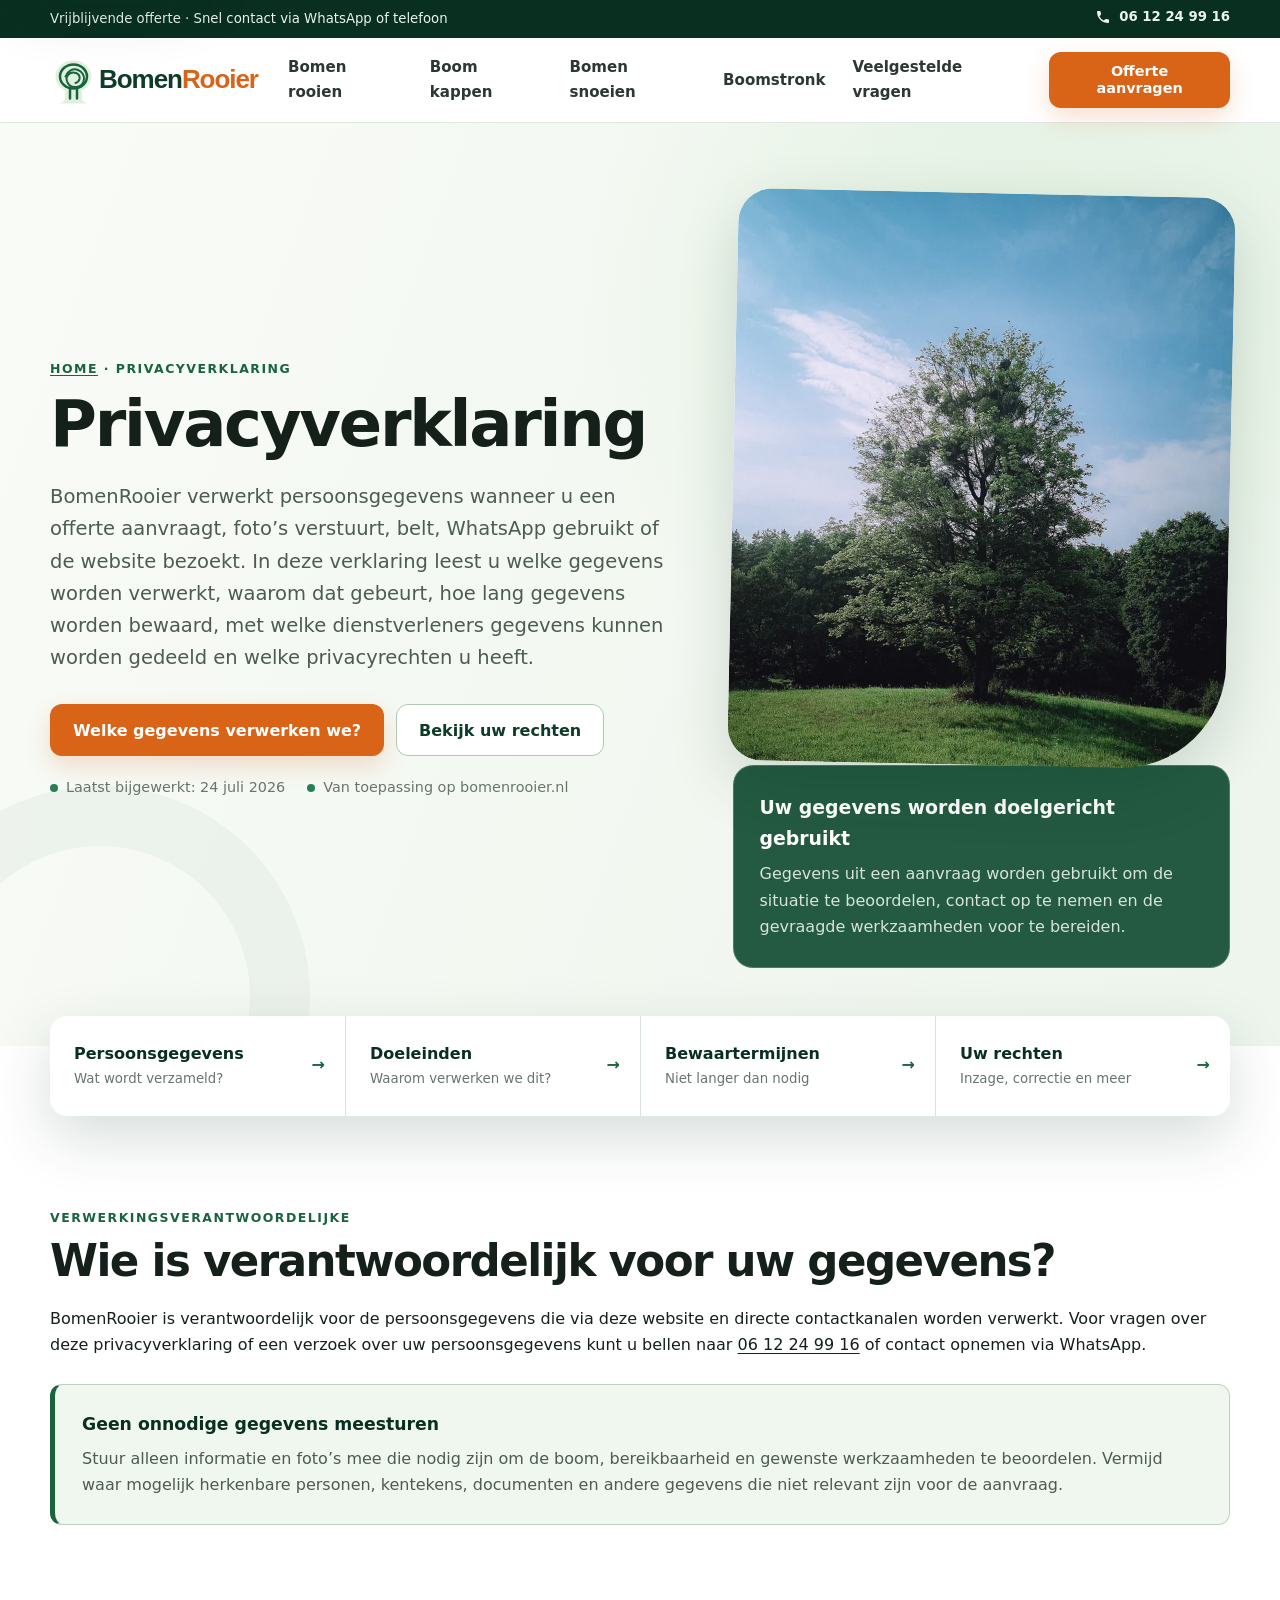
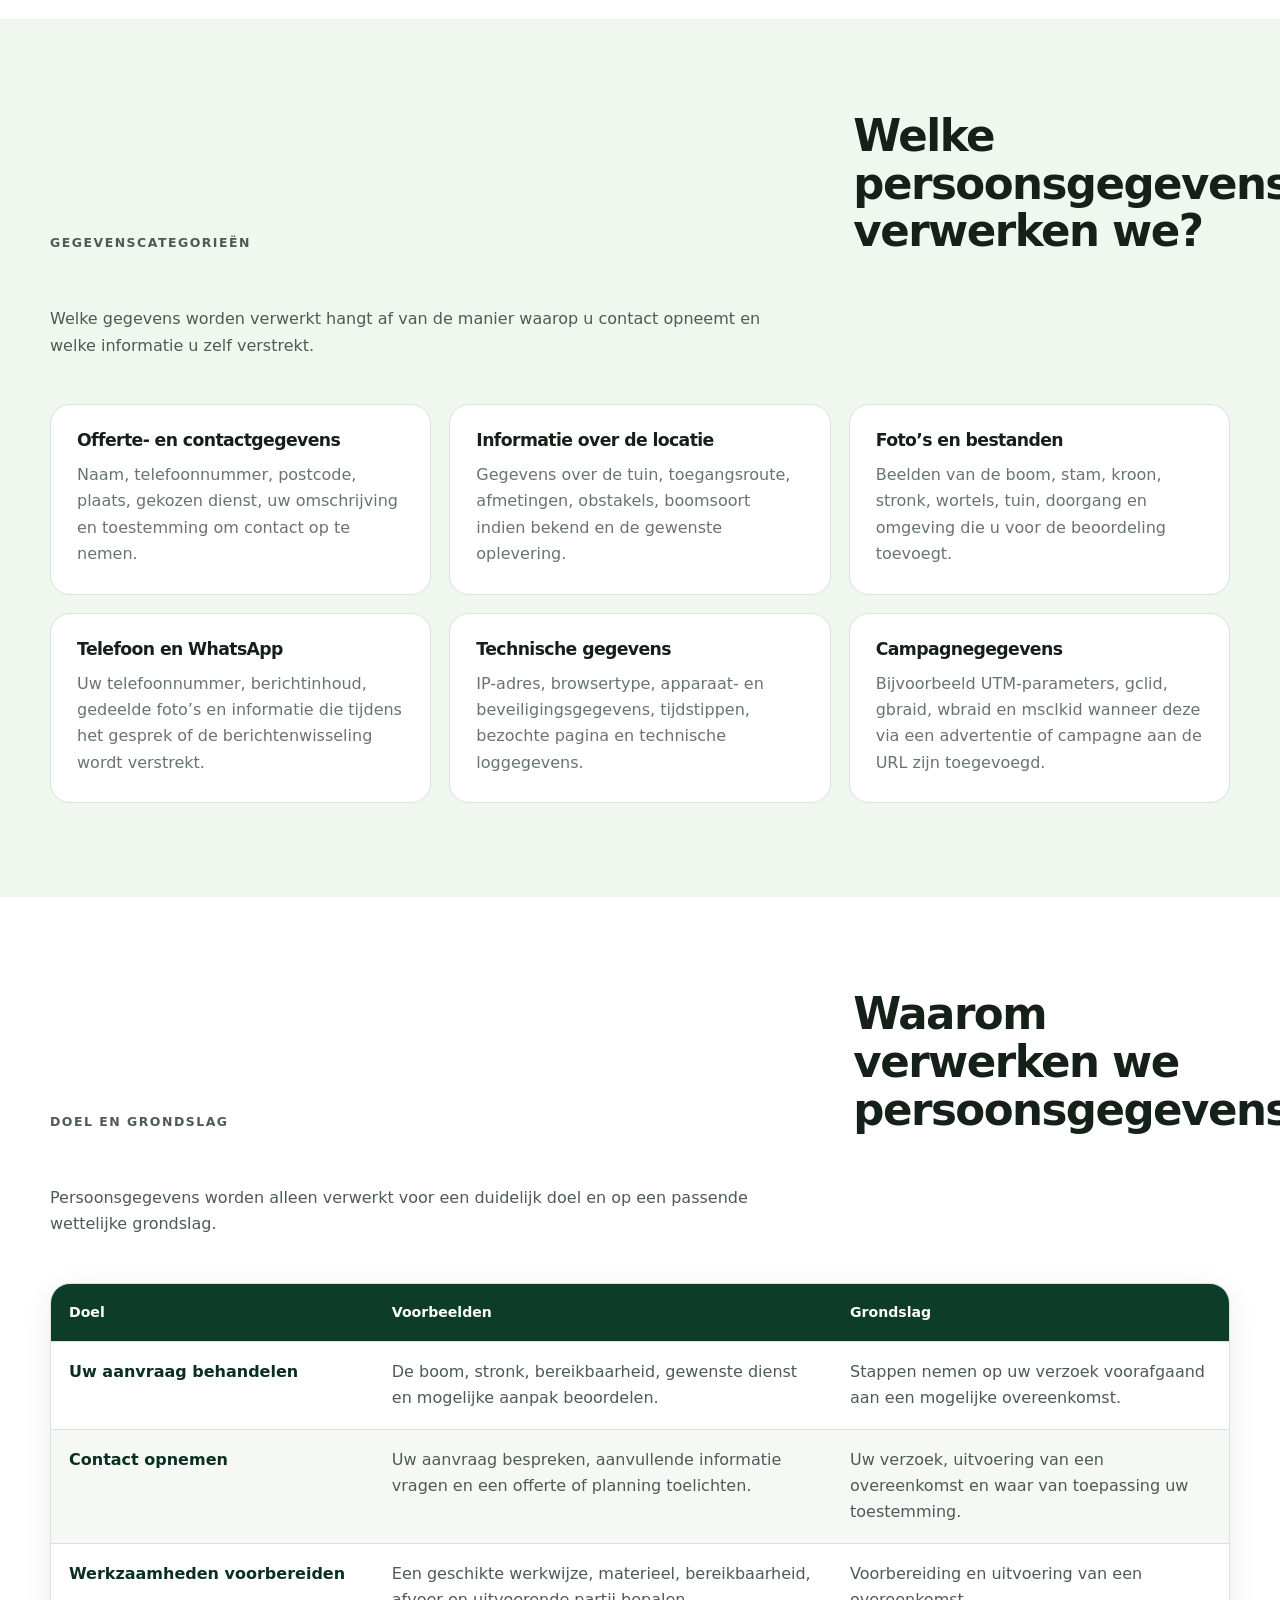
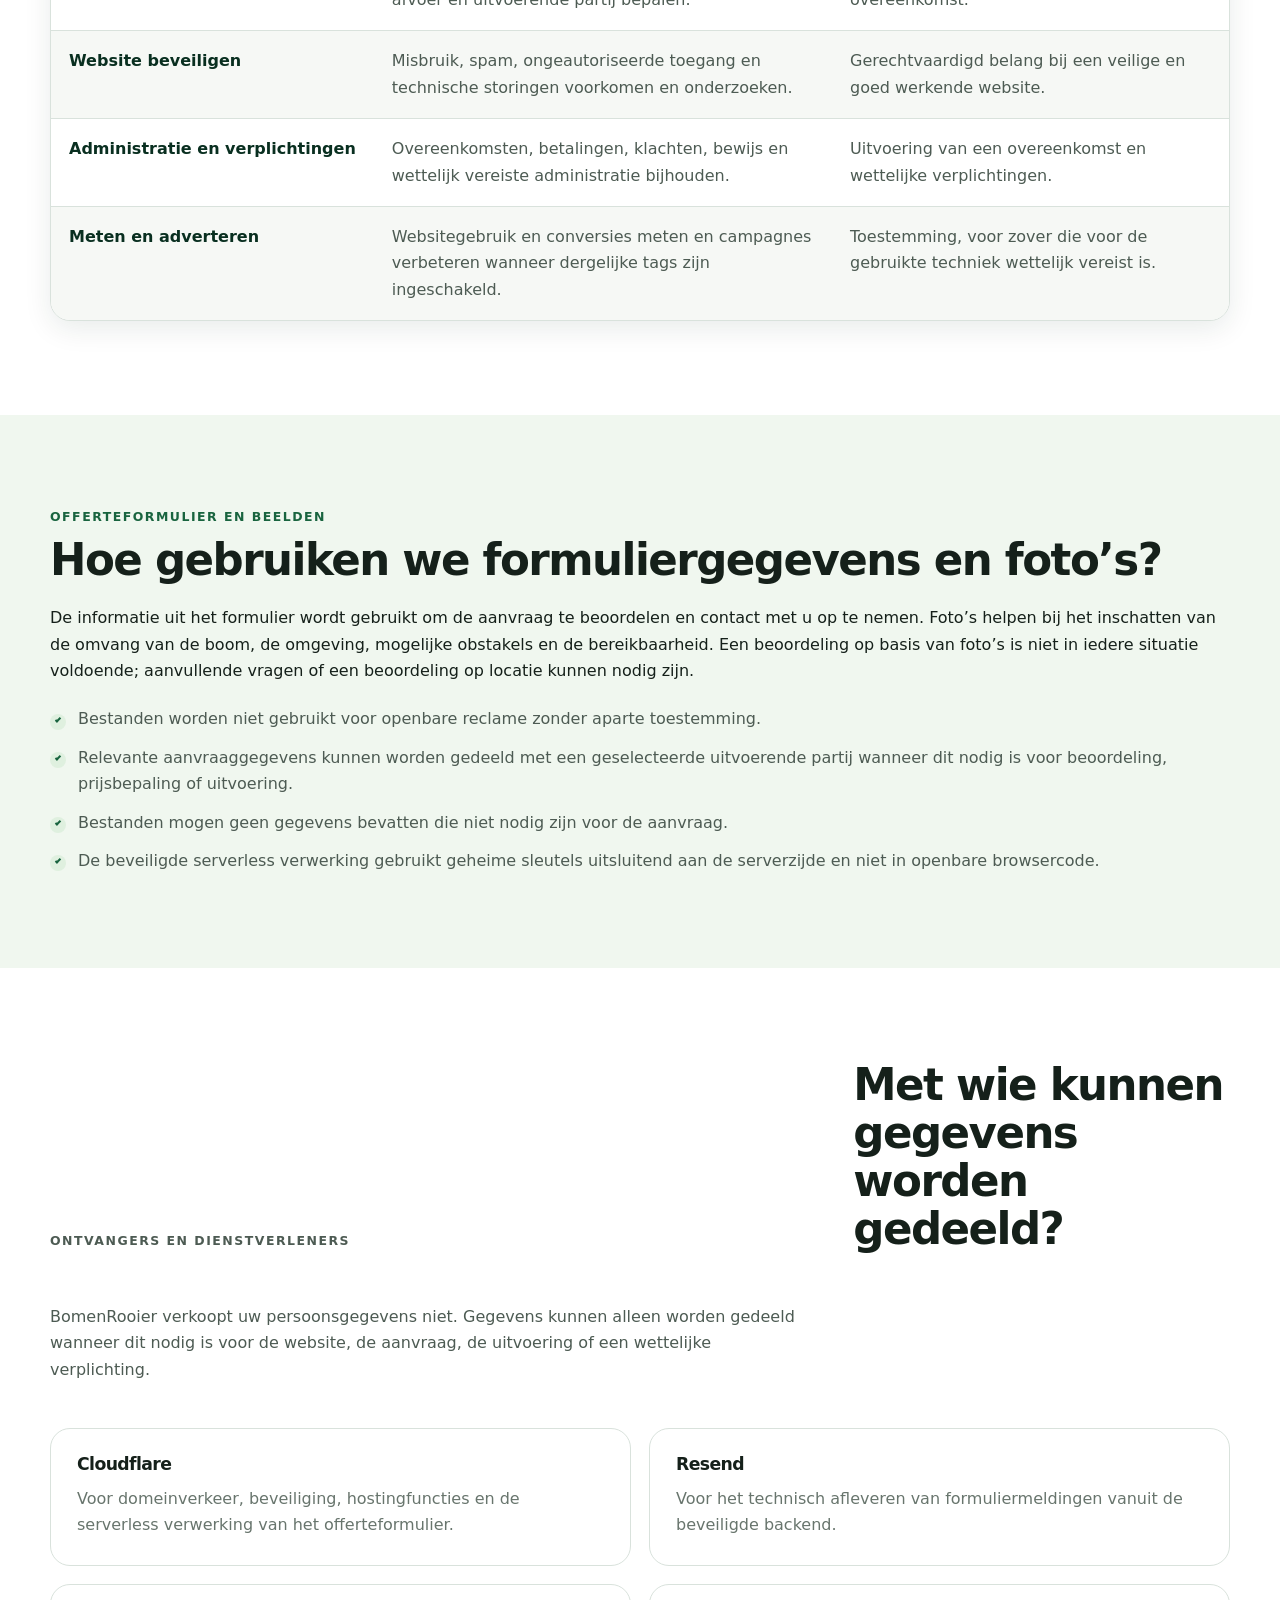
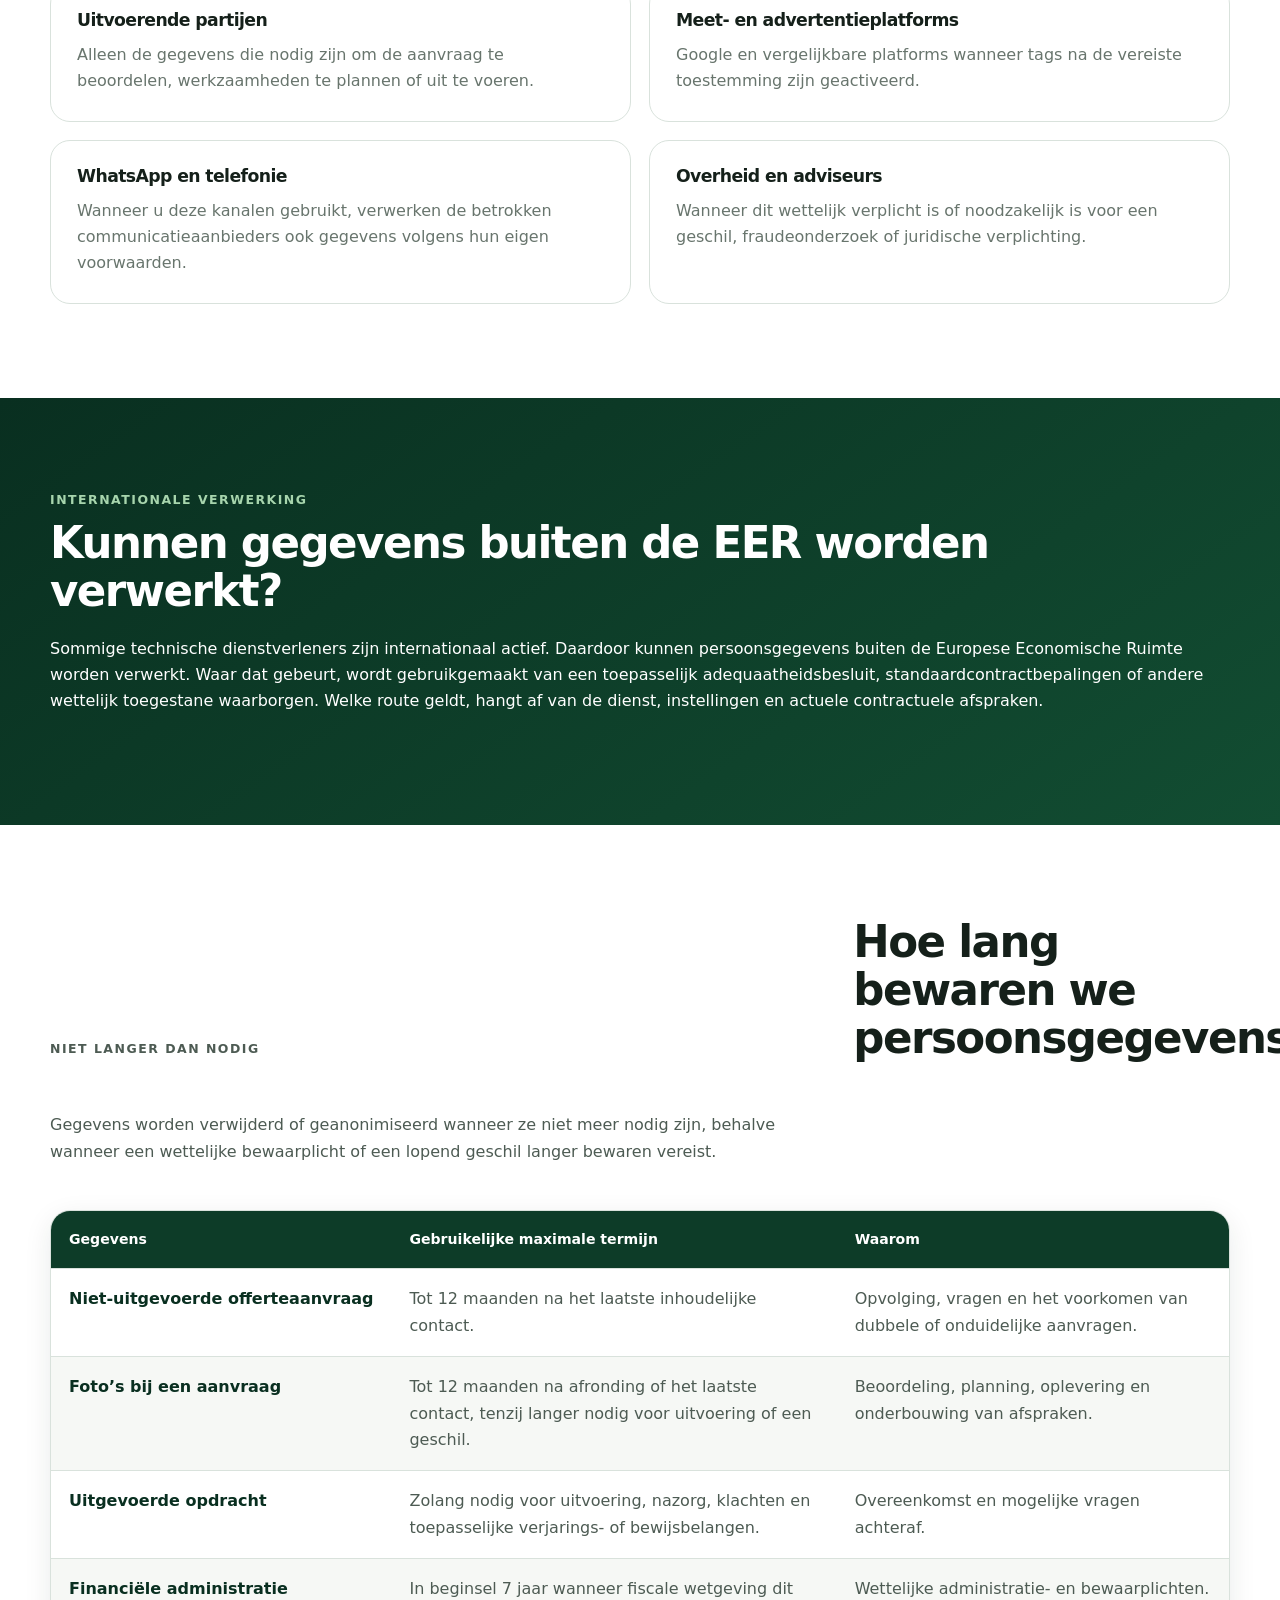
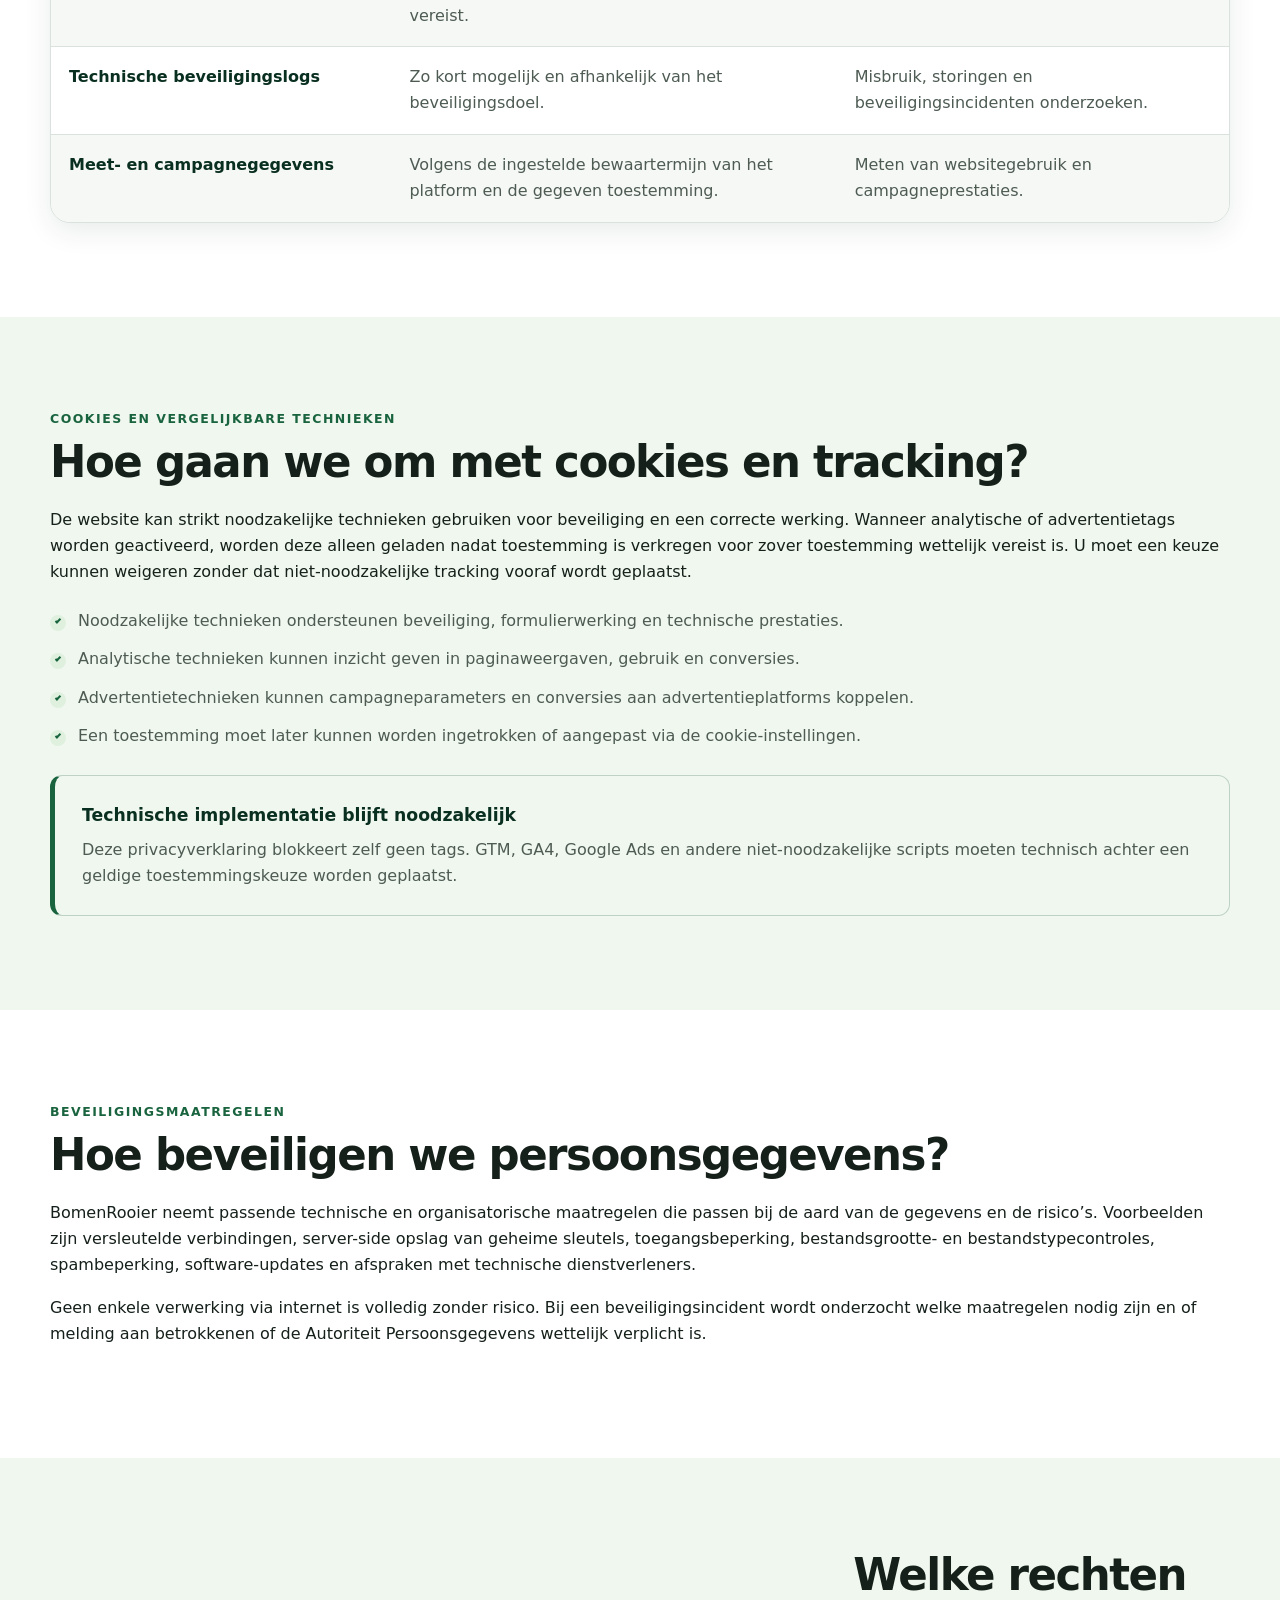
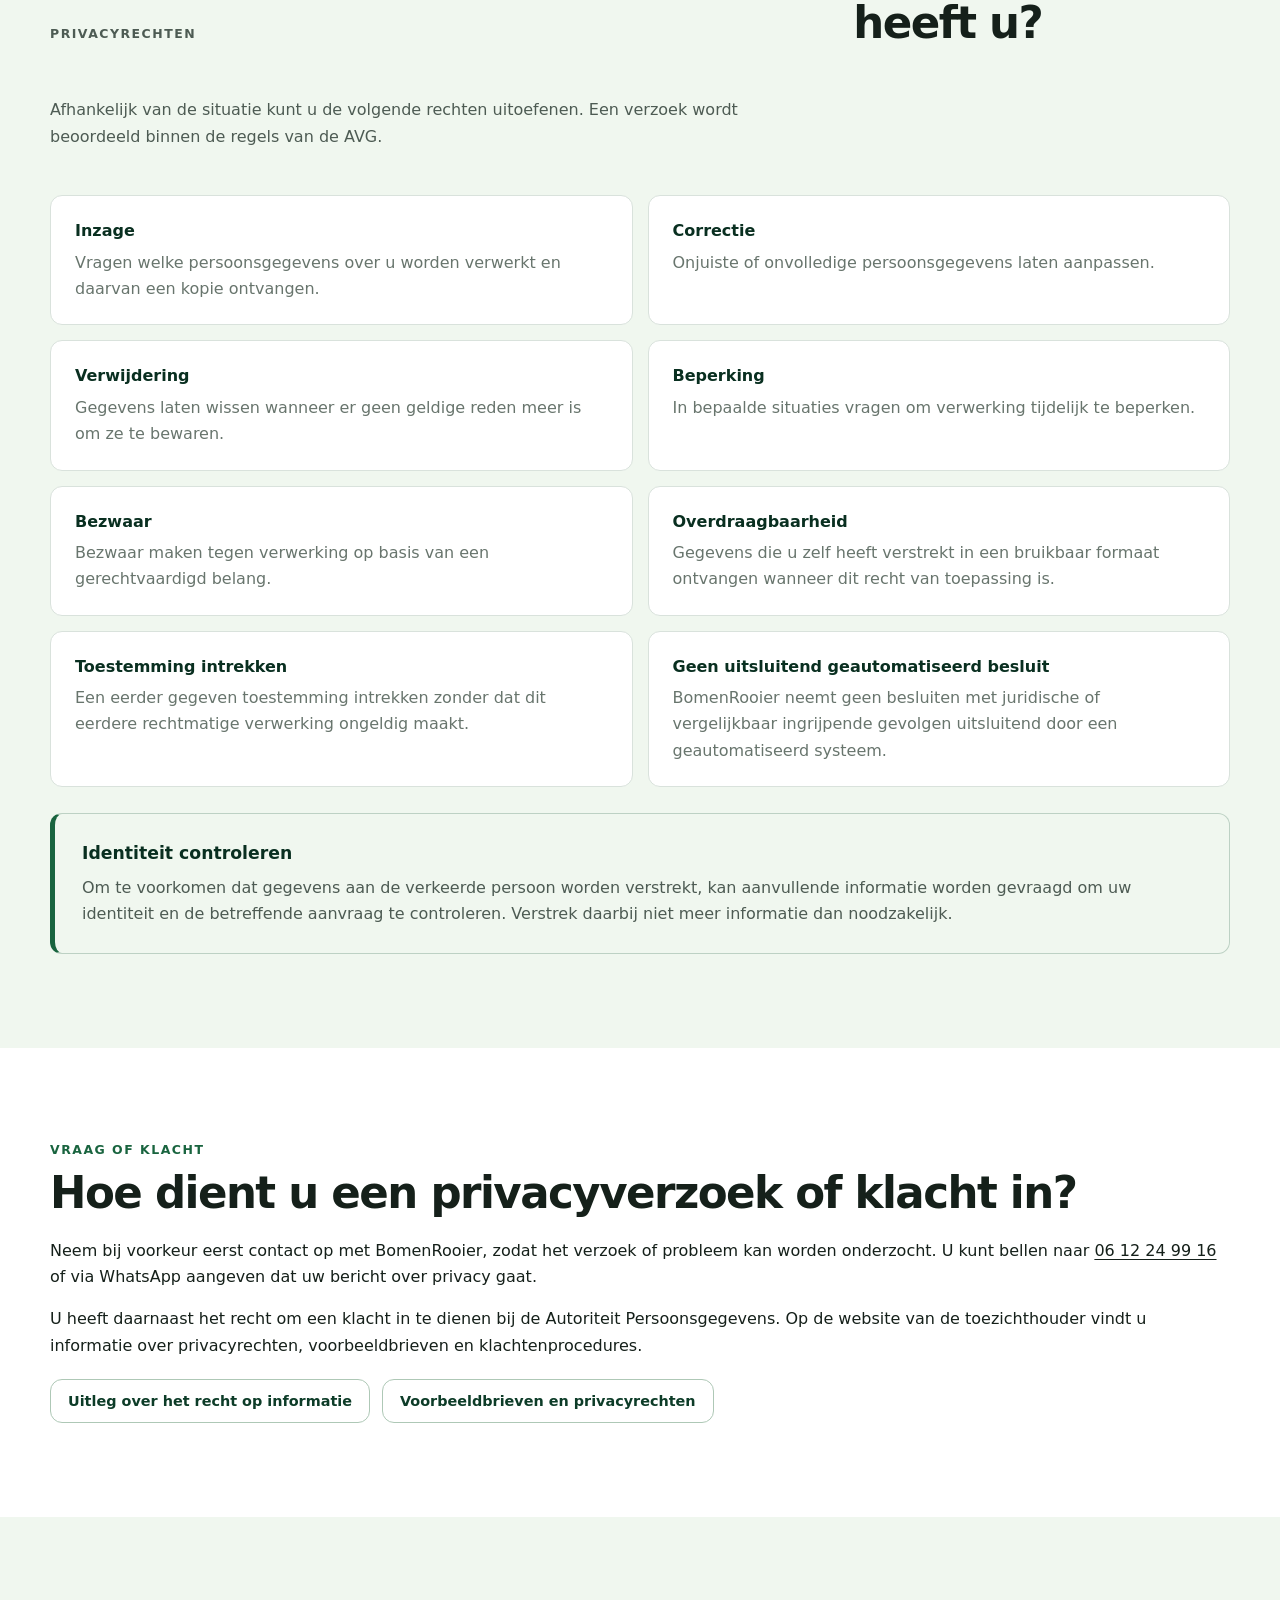
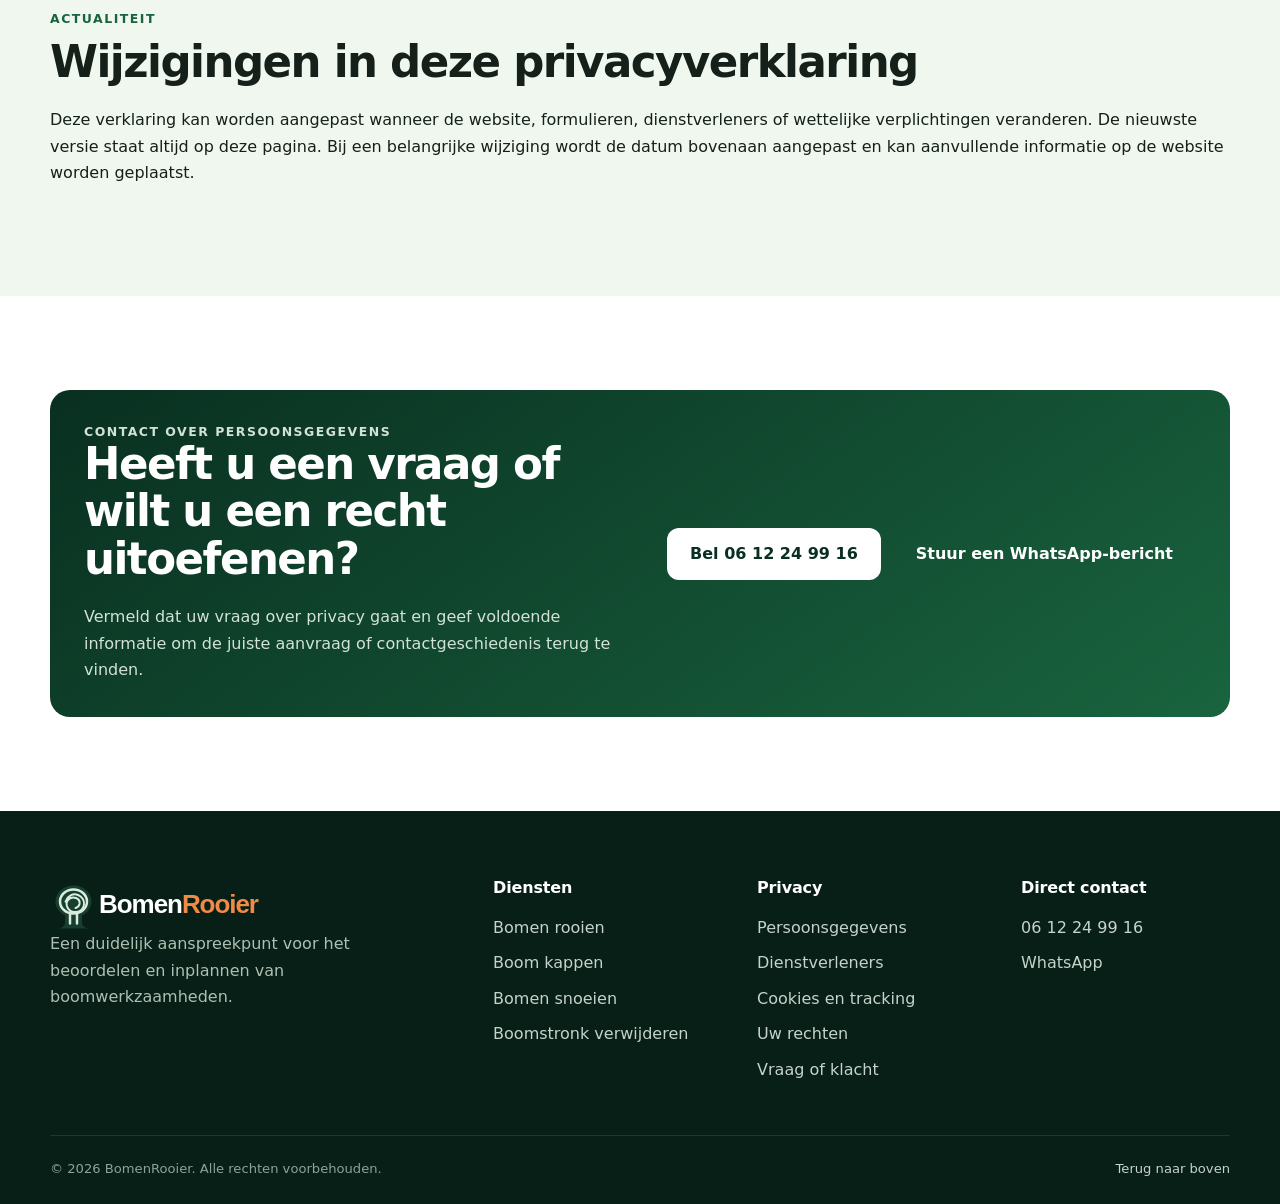
<file: privacyverklaring/index.html>
<!doctype html>
<html lang="nl">
<head>
  <meta charset="utf-8">
  <meta name="viewport" content="width=device-width, initial-scale=1, viewport-fit=cover">
  <title>Privacyverklaring | BomenRooier</title>
  <meta name="description" content="Lees hoe BomenRooier persoonsgegevens verwerkt bij offerteaanvragen, foto-uploads, telefonisch contact, WhatsApp en websitegebruik.">
  <meta name="robots" content="index, follow">
  <link rel="canonical" href="https://bomenrooier.nl/privacyverklaring/">
  <meta name="theme-color" content="#124d32">

  <meta property="og:type" content="website">
  <meta property="og:locale" content="nl_NL">
  <meta property="og:site_name" content="BomenRooier">
  <meta property="og:title" content="Privacyverklaring | BomenRooier">
  <meta property="og:description" content="Hoe BomenRooier omgaat met gegevens uit offerteaanvragen, foto’s, contactmomenten en websitegebruik.">
  <meta property="og:url" content="https://bomenrooier.nl/privacyverklaring/">
  <meta property="og:image" content="https://bomenrooier.nl/assets/images/bomenrooier-open-graph.webp">
  <meta property="og:image:width" content="1200">
  <meta property="og:image:height" content="630">
  <meta property="og:image:alt" content="BomenRooier privacyverklaring">
  <meta name="twitter:card" content="summary_large_image">

  <link rel="icon" href="../favicon.svg" type="image/svg+xml">
  <link rel="apple-touch-icon" href="../assets/icons/apple-touch-icon.png">
  <link rel="manifest" href="../site.webmanifest">
  <link rel="preload" href="../assets/images/verzorgde-tuin-na-boomwerk.webp" as="image" type="image/webp" fetchpriority="high">
  <link rel="stylesheet" href="../assets/css/styles.css">

  <style>
    .privacy-meta { display:flex; flex-wrap:wrap; gap:10px 22px; margin:20px 0 0; color:var(--ink-500); font-size:.9rem; }
    .privacy-meta span { display:inline-flex; align-items:center; gap:8px; }
    .privacy-meta span::before { content:""; width:8px; height:8px; border-radius:50%; background:var(--green-600); }
    .privacy-hero-card { padding:26px; border:1px solid rgba(255,255,255,.2); border-radius:var(--radius-md); background:rgba(18,77,50,.92); color:var(--white); }
    .privacy-hero-card strong { display:block; margin-bottom:7px; font-size:1.18rem; }
    .privacy-hero-card p { margin:0; color:#d6e4da; }
    .privacy-nav { display:grid; grid-template-columns:repeat(4,minmax(0,1fr)); gap:14px; margin-top:28px; }
    .privacy-nav a { min-height:105px; padding:19px; border:1px solid var(--line); border-radius:var(--radius-sm); background:var(--surface); color:var(--green-950); text-decoration:none; transition:transform .2s ease,border-color .2s ease,box-shadow .2s ease; }
    .privacy-nav a:hover,.privacy-nav a:focus-visible { transform:translateY(-2px); border-color:var(--green-700); box-shadow:var(--shadow-sm); }
    .privacy-nav strong { display:block; margin-bottom:5px; }
    .privacy-nav span { color:var(--ink-500); font-size:.88rem; }
    .policy-grid { display:grid; grid-template-columns:repeat(3,minmax(0,1fr)); gap:18px; margin-top:28px; }
    .policy-card { padding:26px; border:1px solid var(--line); border-radius:var(--radius-md); background:var(--surface); }
    .policy-card h3 { font-size:1.08rem; }
    .policy-card p { margin:0; color:var(--ink-500); }
    .legal-list { margin:22px 0 0; padding:0; list-style:none; display:grid; gap:12px; }
    .legal-list li { position:relative; padding-left:28px; color:var(--ink-650); }
    .legal-list li::before { content:""; position:absolute; left:0; top:.45em; width:16px; height:16px; border-radius:50%; background:var(--green-100); }
    .legal-list li::after { content:""; position:absolute; left:5px; top:.69em; width:6px; height:3px; border-left:2px solid var(--green-700); border-bottom:2px solid var(--green-700); transform:rotate(-45deg); }
    .privacy-table-wrap { margin-top:28px; overflow-x:auto; border:1px solid var(--line); border-radius:var(--radius-md); background:var(--surface); box-shadow:var(--shadow-sm); -webkit-overflow-scrolling:touch; }
    .privacy-table { width:100%; min-width:820px; border-collapse:collapse; text-align:left; }
    .privacy-table th { padding:17px 18px; color:var(--white); background:var(--green-900); font-size:.88rem; }
    .privacy-table td { padding:17px 18px; border-top:1px solid var(--line); vertical-align:top; color:var(--ink-650); }
    .privacy-table tbody tr:nth-child(even) { background:var(--surface-soft); }
    .privacy-table td:first-child { color:var(--green-950); font-weight:850; white-space:nowrap; }
    .privacy-alert { margin-top:26px; padding:25px 27px; border:1px solid #bdd1c4; border-left:5px solid var(--green-700); border-radius:var(--radius-sm); background:var(--green-50); }
    .privacy-alert strong { display:block; margin-bottom:7px; color:var(--green-950); font-size:1.08rem; }
    .privacy-alert p { margin:0; color:var(--ink-650); }
    .processor-grid { display:grid; grid-template-columns:repeat(2,minmax(0,1fr)); gap:18px; margin-top:28px; }
    .processor-card { padding:26px; border:1px solid var(--line); border-radius:var(--radius-md); background:var(--surface); }
    .processor-card h3 { font-size:1.08rem; }
    .processor-card p { margin:0; color:var(--ink-500); }
    .rights-grid { display:grid; grid-template-columns:repeat(2,minmax(0,1fr)); gap:15px; margin-top:26px; }
    .right-card { padding:22px 24px; border:1px solid var(--line); border-radius:var(--radius-sm); background:var(--surface); }
    .right-card strong { display:block; color:var(--green-950); }
    .right-card span { display:block; margin-top:5px; color:var(--ink-500); }
    .contact-panel { display:grid; grid-template-columns:minmax(0,1fr) auto; gap:36px; align-items:center; padding:34px; border-radius:var(--radius-md); color:var(--white); background:linear-gradient(145deg,var(--green-950),var(--green-700)); }
    .contact-panel h2 { color:var(--white); }
    .contact-panel p { margin:0; color:#d2e2d7; }
    .contact-panel__actions { display:flex; flex-wrap:wrap; gap:12px; justify-content:flex-end; }
    .source-links { display:flex; flex-wrap:wrap; gap:12px; margin-top:20px; }
    .source-links a { font-weight:800; }
    @media (max-width:1000px) { .privacy-nav,.policy-grid { grid-template-columns:repeat(2,minmax(0,1fr)); } }
    @media (max-width:800px) { .contact-panel { grid-template-columns:1fr; } .contact-panel__actions { justify-content:flex-start; } }
    @media (max-width:650px) { .privacy-nav,.policy-grid,.processor-grid,.rights-grid { grid-template-columns:1fr; } .contact-panel { padding:26px 22px; } }
  </style>

  <!-- Google Tag Manager: plaats de officiële GTM-code hier, nadat toestemming technisch correct is ingericht. -->
  <script type="application/ld+json">
  {
    "@context": "https://schema.org",
    "@graph": [
      {
        "@type": "WebSite",
        "@id": "https://bomenrooier.nl/#website",
        "url": "https://bomenrooier.nl/",
        "name": "BomenRooier",
        "inLanguage": "nl-NL",
        "publisher": { "@id": "https://bomenrooier.nl/#organization" }
      },
      {
        "@type": "Organization",
        "@id": "https://bomenrooier.nl/#organization",
        "name": "BomenRooier",
        "url": "https://bomenrooier.nl/",
        "logo": {
          "@type": "ImageObject",
          "url": "https://bomenrooier.nl/assets/icons/logo-bomenrooier.svg"
        },
        "telephone": "+31612249916",
        "contactPoint": {
          "@type": "ContactPoint",
          "telephone": "+31612249916",
          "contactType": "privacy requests and customer service",
          "availableLanguage": ["nl"]
        }
      },
      {
        "@type": "WebPage",
        "@id": "https://bomenrooier.nl/privacyverklaring/#webpage",
        "url": "https://bomenrooier.nl/privacyverklaring/",
        "name": "Privacyverklaring | BomenRooier",
        "headline": "Privacyverklaring",
        "description": "Uitleg over de verwerking van persoonsgegevens bij offerteaanvragen, foto-uploads, contactmomenten en websitegebruik.",
        "datePublished": "2026-07-24",
        "dateModified": "2026-07-24",
        "isPartOf": { "@id": "https://bomenrooier.nl/#website" },
        "breadcrumb": { "@id": "https://bomenrooier.nl/privacyverklaring/#breadcrumb" },
        "inLanguage": "nl-NL"
      },
      {
        "@type": "BreadcrumbList",
        "@id": "https://bomenrooier.nl/privacyverklaring/#breadcrumb",
        "itemListElement": [
          { "@type": "ListItem", "position": 1, "name": "Home", "item": "https://bomenrooier.nl/" },
          { "@type": "ListItem", "position": 2, "name": "Privacyverklaring", "item": "https://bomenrooier.nl/privacyverklaring/" }
        ]
      }
    ]
  }
  </script>
</head>
<body>
  <!-- Google Tag Manager (noscript): plaats de officiële iframe-code direct na <body>, nadat toestemming technisch correct is ingericht. -->
  <a class="skip-link" href="#main-content">Ga naar de inhoud</a>

  <header class="site-header" id="site-header">
    <div class="header-top">
      <div class="container header-top__inner">
        <p>Vrijblijvende offerte · Snel contact via WhatsApp of telefoon</p>
        <div class="header-top__links">
          <a id="header-phone-link" class="tracked-contact" href="tel:+31612249916" data-action="phone_click" data-location="header" data-service="privacyverklaring" aria-label="Bel BomenRooier op 06 12 24 99 16">
            <svg aria-hidden="true" viewBox="0 0 24 24"><path d="M6.6 10.8a15.5 15.5 0 0 0 6.6 6.6l2.2-2.2a1 1 0 0 1 1-.24c1.1.37 2.3.56 3.6.56a1 1 0 0 1 1 1V20a1 1 0 0 1-1 1C10.6 21 3 13.4 3 4a1 1 0 0 1 1-1h3.5a1 1 0 0 1 1 1c0 1.25.2 2.46.57 3.58a1 1 0 0 1-.25 1.02L6.6 10.8Z"/></svg>
            06 12 24 99 16
          </a>
        </div>
      </div>
    </div>
    <div class="container nav-wrap">
      <a class="brand" href="../" aria-label="BomenRooier homepage"><img src="../assets/icons/logo-bomenrooier.svg" width="210" height="52" alt="BomenRooier"></a>
      <button class="nav-toggle" id="nav-toggle" type="button" aria-expanded="false" aria-controls="primary-navigation" aria-label="Menu openen"><span></span><span></span><span></span></button>
      <nav class="primary-nav" id="primary-navigation" aria-label="Hoofdnavigatie">
        <a href="../#bomen-rooien">Bomen rooien</a>
        <a href="../boom-kappen/">Boom kappen</a>
        <a href="../bomen-snoeien/">Bomen snoeien</a>
        <a href="../boomstronk-verwijderen/">Boomstronk</a>
        <a href="../#faq">Veelgestelde vragen</a>
        <a id="nav-offer-link" class="button button--small button--primary" href="../#offerte" data-action="internal_link_click" data-location="header" data-service="privacyverklaring">Offerte aanvragen</a>
      </nav>
    </div>
  </header>

  <main id="main-content">
    <section class="hero" aria-labelledby="hero-title">
      <div class="container hero__grid">
        <div class="hero__content">
          <nav aria-label="Broodkruimel"><p class="eyebrow"><a href="../" data-action="internal_link_click" data-location="hero">Home</a> · Privacyverklaring</p></nav>
          <h1 id="hero-title">Privacyverklaring</h1>
          <p class="hero__intro">BomenRooier verwerkt persoonsgegevens wanneer u een offerte aanvraagt, foto’s verstuurt, belt, WhatsApp gebruikt of de website bezoekt. In deze verklaring leest u welke gegevens worden verwerkt, waarom dat gebeurt, hoe lang gegevens worden bewaard, met welke dienstverleners gegevens kunnen worden gedeeld en welke privacyrechten u heeft.</p>
          <div class="hero__actions">
            <a id="hero-data" class="button button--primary" href="#gegevens" data-action="internal_link_click" data-location="hero" data-service="privacyverklaring">Welke gegevens verwerken we?</a>
            <a id="hero-rights" class="button button--secondary" href="#rechten" data-action="internal_link_click" data-location="hero" data-service="privacyverklaring">Bekijk uw rechten</a>
          </div>
          <div class="privacy-meta" aria-label="Pagina-informatie"><span>Laatst bijgewerkt: 24 juli 2026</span><span>Van toepassing op bomenrooier.nl</span></div>
        </div>
        <div class="hero__visual">
          <figure class="hero__image-wrap"><img src="../assets/images/verzorgde-tuin-na-boomwerk.webp" width="720" height="900" alt="Verzorgde tuin na uitgevoerde boomwerkzaamheden" fetchpriority="high" decoding="async"></figure>
          <div class="privacy-hero-card"><strong>Uw gegevens worden doelgericht gebruikt</strong><p>Gegevens uit een aanvraag worden gebruikt om de situatie te beoordelen, contact op te nemen en de gevraagde werkzaamheden voor te bereiden.</p></div>
        </div>
      </div>
    </section>

    <div class="service-strip" aria-label="Belangrijkste privacyonderwerpen">
      <div class="container service-strip__grid">
        <a href="#gegevens" data-action="internal_link_click" data-location="hero" data-service="privacyverklaring"><span>Persoonsgegevens</span><small>Wat wordt verzameld?</small></a>
        <a href="#doeleinden" data-action="internal_link_click" data-location="hero" data-service="privacyverklaring"><span>Doeleinden</span><small>Waarom verwerken we dit?</small></a>
        <a href="#bewaren" data-action="internal_link_click" data-location="hero" data-service="privacyverklaring"><span>Bewaartermijnen</span><small>Niet langer dan nodig</small></a>
        <a href="#rechten" data-action="internal_link_click" data-location="hero" data-service="privacyverklaring"><span>Uw rechten</span><small>Inzage, correctie en meer</small></a>
      </div>
    </div>

    <section class="section" id="verantwoordelijke" aria-labelledby="verantwoordelijke-title">
      <div class="container container--narrow">
        <p class="eyebrow">Verwerkingsverantwoordelijke</p>
        <h2 id="verantwoordelijke-title">Wie is verantwoordelijk voor uw gegevens?</h2>
        <p class="lead">BomenRooier is verantwoordelijk voor de persoonsgegevens die via deze website en directe contactkanalen worden verwerkt. Voor vragen over deze privacyverklaring of een verzoek over uw persoonsgegevens kunt u bellen naar <a href="tel:+31612249916" data-action="phone_click" data-location="content" data-service="privacyverklaring">06 12 24 99 16</a> of contact opnemen via WhatsApp.</p>
        <div class="privacy-alert"><strong>Geen onnodige gegevens meesturen</strong><p>Stuur alleen informatie en foto’s mee die nodig zijn om de boom, bereikbaarheid en gewenste werkzaamheden te beoordelen. Vermijd waar mogelijk herkenbare personen, kentekens, documenten en andere gegevens die niet relevant zijn voor de aanvraag.</p></div>
      </div>
    </section>

    <section class="section section--tint" id="gegevens" aria-labelledby="gegevens-title">
      <div class="container">
        <div class="section-heading"><p class="eyebrow">Gegevenscategorieën</p><h2 id="gegevens-title">Welke persoonsgegevens verwerken we?</h2><p>Welke gegevens worden verwerkt hangt af van de manier waarop u contact opneemt en welke informatie u zelf verstrekt.</p></div>
        <div class="policy-grid">
          <article class="policy-card"><h3>Offerte- en contactgegevens</h3><p>Naam, telefoonnummer, postcode, plaats, gekozen dienst, uw omschrijving en toestemming om contact op te nemen.</p></article>
          <article class="policy-card"><h3>Informatie over de locatie</h3><p>Gegevens over de tuin, toegangsroute, afmetingen, obstakels, boomsoort indien bekend en de gewenste oplevering.</p></article>
          <article class="policy-card"><h3>Foto’s en bestanden</h3><p>Beelden van de boom, stam, kroon, stronk, wortels, tuin, doorgang en omgeving die u voor de beoordeling toevoegt.</p></article>
          <article class="policy-card"><h3>Telefoon en WhatsApp</h3><p>Uw telefoonnummer, berichtinhoud, gedeelde foto’s en informatie die tijdens het gesprek of de berichtenwisseling wordt verstrekt.</p></article>
          <article class="policy-card"><h3>Technische gegevens</h3><p>IP-adres, browsertype, apparaat- en beveiligingsgegevens, tijdstippen, bezochte pagina en technische loggegevens.</p></article>
          <article class="policy-card"><h3>Campagnegegevens</h3><p>Bijvoorbeeld UTM-parameters, gclid, gbraid, wbraid en msclkid wanneer deze via een advertentie of campagne aan de URL zijn toegevoegd.</p></article>
        </div>
      </div>
    </section>

    <section class="section" id="doeleinden" aria-labelledby="doeleinden-title">
      <div class="container">
        <div class="section-heading"><p class="eyebrow">Doel en grondslag</p><h2 id="doeleinden-title">Waarom verwerken we persoonsgegevens?</h2><p>Persoonsgegevens worden alleen verwerkt voor een duidelijk doel en op een passende wettelijke grondslag.</p></div>
        <div class="privacy-table-wrap"><table class="privacy-table"><thead><tr><th>Doel</th><th>Voorbeelden</th><th>Grondslag</th></tr></thead><tbody>
          <tr><td>Uw aanvraag behandelen</td><td>De boom, stronk, bereikbaarheid, gewenste dienst en mogelijke aanpak beoordelen.</td><td>Stappen nemen op uw verzoek voorafgaand aan een mogelijke overeenkomst.</td></tr>
          <tr><td>Contact opnemen</td><td>Uw aanvraag bespreken, aanvullende informatie vragen en een offerte of planning toelichten.</td><td>Uw verzoek, uitvoering van een overeenkomst en waar van toepassing uw toestemming.</td></tr>
          <tr><td>Werkzaamheden voorbereiden</td><td>Een geschikte werkwijze, materieel, bereikbaarheid, afvoer en uitvoerende partij bepalen.</td><td>Voorbereiding en uitvoering van een overeenkomst.</td></tr>
          <tr><td>Website beveiligen</td><td>Misbruik, spam, ongeautoriseerde toegang en technische storingen voorkomen en onderzoeken.</td><td>Gerechtvaardigd belang bij een veilige en goed werkende website.</td></tr>
          <tr><td>Administratie en verplichtingen</td><td>Overeenkomsten, betalingen, klachten, bewijs en wettelijk vereiste administratie bijhouden.</td><td>Uitvoering van een overeenkomst en wettelijke verplichtingen.</td></tr>
          <tr><td>Meten en adverteren</td><td>Websitegebruik en conversies meten en campagnes verbeteren wanneer dergelijke tags zijn ingeschakeld.</td><td>Toestemming, voor zover die voor de gebruikte techniek wettelijk vereist is.</td></tr>
        </tbody></table></div>
      </div>
    </section>

    <section class="section section--tint" id="formulier-fotos" aria-labelledby="formulier-title">
      <div class="container container--narrow">
        <p class="eyebrow">Offerteformulier en beelden</p>
        <h2 id="formulier-title">Hoe gebruiken we formuliergegevens en foto’s?</h2>
        <p>De informatie uit het formulier wordt gebruikt om de aanvraag te beoordelen en contact met u op te nemen. Foto’s helpen bij het inschatten van de omvang van de boom, de omgeving, mogelijke obstakels en de bereikbaarheid. Een beoordeling op basis van foto’s is niet in iedere situatie voldoende; aanvullende vragen of een beoordeling op locatie kunnen nodig zijn.</p>
        <ul class="legal-list">
          <li>Bestanden worden niet gebruikt voor openbare reclame zonder aparte toestemming.</li>
          <li>Relevante aanvraaggegevens kunnen worden gedeeld met een geselecteerde uitvoerende partij wanneer dit nodig is voor beoordeling, prijsbepaling of uitvoering.</li>
          <li>Bestanden mogen geen gegevens bevatten die niet nodig zijn voor de aanvraag.</li>
          <li>De beveiligde serverless verwerking gebruikt geheime sleutels uitsluitend aan de serverzijde en niet in openbare browsercode.</li>
        </ul>
      </div>
    </section>

    <section class="section" id="delen" aria-labelledby="delen-title">
      <div class="container">
        <div class="section-heading"><p class="eyebrow">Ontvangers en dienstverleners</p><h2 id="delen-title">Met wie kunnen gegevens worden gedeeld?</h2><p>BomenRooier verkoopt uw persoonsgegevens niet. Gegevens kunnen alleen worden gedeeld wanneer dit nodig is voor de website, de aanvraag, de uitvoering of een wettelijke verplichting.</p></div>
        <div class="processor-grid">
          <article class="processor-card"><h3>Cloudflare</h3><p>Voor domeinverkeer, beveiliging, hostingfuncties en de serverless verwerking van het offerteformulier.</p></article>
          <article class="processor-card"><h3>Resend</h3><p>Voor het technisch afleveren van formuliermeldingen vanuit de beveiligde backend.</p></article>
          <article class="processor-card"><h3>Uitvoerende partijen</h3><p>Alleen de gegevens die nodig zijn om de aanvraag te beoordelen, werkzaamheden te plannen of uit te voeren.</p></article>
          <article class="processor-card"><h3>Meet- en advertentieplatforms</h3><p>Google en vergelijkbare platforms wanneer tags na de vereiste toestemming zijn geactiveerd.</p></article>
          <article class="processor-card"><h3>WhatsApp en telefonie</h3><p>Wanneer u deze kanalen gebruikt, verwerken de betrokken communicatieaanbieders ook gegevens volgens hun eigen voorwaarden.</p></article>
          <article class="processor-card"><h3>Overheid en adviseurs</h3><p>Wanneer dit wettelijk verplicht is of noodzakelijk is voor een geschil, fraudeonderzoek of juridische verplichting.</p></article>
        </div>
      </div>
    </section>

    <section class="section section--dark" id="buiten-eer" aria-labelledby="buiten-title">
      <div class="container container--narrow">
        <p class="eyebrow">Internationale verwerking</p>
        <h2 id="buiten-title">Kunnen gegevens buiten de EER worden verwerkt?</h2>
        <p class="lead">Sommige technische dienstverleners zijn internationaal actief. Daardoor kunnen persoonsgegevens buiten de Europese Economische Ruimte worden verwerkt. Waar dat gebeurt, wordt gebruikgemaakt van een toepasselijk adequaatheidsbesluit, standaardcontractbepalingen of andere wettelijk toegestane waarborgen. Welke route geldt, hangt af van de dienst, instellingen en actuele contractuele afspraken.</p>
      </div>
    </section>

    <section class="section" id="bewaren" aria-labelledby="bewaren-title">
      <div class="container">
        <div class="section-heading"><p class="eyebrow">Niet langer dan nodig</p><h2 id="bewaren-title">Hoe lang bewaren we persoonsgegevens?</h2><p>Gegevens worden verwijderd of geanonimiseerd wanneer ze niet meer nodig zijn, behalve wanneer een wettelijke bewaarplicht of een lopend geschil langer bewaren vereist.</p></div>
        <div class="privacy-table-wrap"><table class="privacy-table"><thead><tr><th>Gegevens</th><th>Gebruikelijke maximale termijn</th><th>Waarom</th></tr></thead><tbody>
          <tr><td>Niet-uitgevoerde offerteaanvraag</td><td>Tot 12 maanden na het laatste inhoudelijke contact.</td><td>Opvolging, vragen en het voorkomen van dubbele of onduidelijke aanvragen.</td></tr>
          <tr><td>Foto’s bij een aanvraag</td><td>Tot 12 maanden na afronding of het laatste contact, tenzij langer nodig voor uitvoering of een geschil.</td><td>Beoordeling, planning, oplevering en onderbouwing van afspraken.</td></tr>
          <tr><td>Uitgevoerde opdracht</td><td>Zolang nodig voor uitvoering, nazorg, klachten en toepasselijke verjarings- of bewijsbelangen.</td><td>Overeenkomst en mogelijke vragen achteraf.</td></tr>
          <tr><td>Financiële administratie</td><td>In beginsel 7 jaar wanneer fiscale wetgeving dit vereist.</td><td>Wettelijke administratie- en bewaarplichten.</td></tr>
          <tr><td>Technische beveiligingslogs</td><td>Zo kort mogelijk en afhankelijk van het beveiligingsdoel.</td><td>Misbruik, storingen en beveiligingsincidenten onderzoeken.</td></tr>
          <tr><td>Meet- en campagnegegevens</td><td>Volgens de ingestelde bewaartermijn van het platform en de gegeven toestemming.</td><td>Meten van websitegebruik en campagneprestaties.</td></tr>
        </tbody></table></div>
      </div>
    </section>

    <section class="section section--tint" id="cookies" aria-labelledby="cookies-title">
      <div class="container container--narrow">
        <p class="eyebrow">Cookies en vergelijkbare technieken</p>
        <h2 id="cookies-title">Hoe gaan we om met cookies en tracking?</h2>
        <p>De website kan strikt noodzakelijke technieken gebruiken voor beveiliging en een correcte werking. Wanneer analytische of advertentietags worden geactiveerd, worden deze alleen geladen nadat toestemming is verkregen voor zover toestemming wettelijk vereist is. U moet een keuze kunnen weigeren zonder dat niet-noodzakelijke tracking vooraf wordt geplaatst.</p>
        <ul class="legal-list">
          <li>Noodzakelijke technieken ondersteunen beveiliging, formulierwerking en technische prestaties.</li>
          <li>Analytische technieken kunnen inzicht geven in paginaweergaven, gebruik en conversies.</li>
          <li>Advertentietechnieken kunnen campagneparameters en conversies aan advertentieplatforms koppelen.</li>
          <li>Een toestemming moet later kunnen worden ingetrokken of aangepast via de cookie-instellingen.</li>
        </ul>
        <div class="privacy-alert"><strong>Technische implementatie blijft noodzakelijk</strong><p>Deze privacyverklaring blokkeert zelf geen tags. GTM, GA4, Google Ads en andere niet-noodzakelijke scripts moeten technisch achter een geldige toestemmingskeuze worden geplaatst.</p></div>
      </div>
    </section>

    <section class="section" id="beveiliging" aria-labelledby="beveiliging-title">
      <div class="container container--narrow">
        <p class="eyebrow">Beveiligingsmaatregelen</p>
        <h2 id="beveiliging-title">Hoe beveiligen we persoonsgegevens?</h2>
        <p>BomenRooier neemt passende technische en organisatorische maatregelen die passen bij de aard van de gegevens en de risico’s. Voorbeelden zijn versleutelde verbindingen, server-side opslag van geheime sleutels, toegangsbeperking, bestandsgrootte- en bestandstypecontroles, spambeperking, software-updates en afspraken met technische dienstverleners.</p>
        <p>Geen enkele verwerking via internet is volledig zonder risico. Bij een beveiligingsincident wordt onderzocht welke maatregelen nodig zijn en of melding aan betrokkenen of de Autoriteit Persoonsgegevens wettelijk verplicht is.</p>
      </div>
    </section>

    <section class="section section--tint" id="rechten" aria-labelledby="rechten-title">
      <div class="container">
        <div class="section-heading"><p class="eyebrow">Privacyrechten</p><h2 id="rechten-title">Welke rechten heeft u?</h2><p>Afhankelijk van de situatie kunt u de volgende rechten uitoefenen. Een verzoek wordt beoordeeld binnen de regels van de AVG.</p></div>
        <div class="rights-grid">
          <div class="right-card"><strong>Inzage</strong><span>Vragen welke persoonsgegevens over u worden verwerkt en daarvan een kopie ontvangen.</span></div>
          <div class="right-card"><strong>Correctie</strong><span>Onjuiste of onvolledige persoonsgegevens laten aanpassen.</span></div>
          <div class="right-card"><strong>Verwijdering</strong><span>Gegevens laten wissen wanneer er geen geldige reden meer is om ze te bewaren.</span></div>
          <div class="right-card"><strong>Beperking</strong><span>In bepaalde situaties vragen om verwerking tijdelijk te beperken.</span></div>
          <div class="right-card"><strong>Bezwaar</strong><span>Bezwaar maken tegen verwerking op basis van een gerechtvaardigd belang.</span></div>
          <div class="right-card"><strong>Overdraagbaarheid</strong><span>Gegevens die u zelf heeft verstrekt in een bruikbaar formaat ontvangen wanneer dit recht van toepassing is.</span></div>
          <div class="right-card"><strong>Toestemming intrekken</strong><span>Een eerder gegeven toestemming intrekken zonder dat dit eerdere rechtmatige verwerking ongeldig maakt.</span></div>
          <div class="right-card"><strong>Geen uitsluitend geautomatiseerd besluit</strong><span>BomenRooier neemt geen besluiten met juridische of vergelijkbaar ingrijpende gevolgen uitsluitend door een geautomatiseerd systeem.</span></div>
        </div>
        <div class="privacy-alert"><strong>Identiteit controleren</strong><p>Om te voorkomen dat gegevens aan de verkeerde persoon worden verstrekt, kan aanvullende informatie worden gevraagd om uw identiteit en de betreffende aanvraag te controleren. Verstrek daarbij niet meer informatie dan noodzakelijk.</p></div>
      </div>
    </section>

    <section class="section" id="klacht" aria-labelledby="klacht-title">
      <div class="container container--narrow">
        <p class="eyebrow">Vraag of klacht</p>
        <h2 id="klacht-title">Hoe dient u een privacyverzoek of klacht in?</h2>
        <p>Neem bij voorkeur eerst contact op met BomenRooier, zodat het verzoek of probleem kan worden onderzocht. U kunt bellen naar <a href="tel:+31612249916" data-action="phone_click" data-location="content" data-service="privacyverklaring">06 12 24 99 16</a> of via WhatsApp aangeven dat uw bericht over privacy gaat.</p>
        <p>U heeft daarnaast het recht om een klacht in te dienen bij de Autoriteit Persoonsgegevens. Op de website van de toezichthouder vindt u informatie over privacyrechten, voorbeeldbrieven en klachtenprocedures.</p>
        <div class="source-links">
          <a class="button button--secondary button--small" href="https://www.autoriteitpersoonsgegevens.nl/themas/basis-avg/privacyrechten-avg/recht-op-informatie" target="_blank" rel="noopener">Uitleg over het recht op informatie</a>
          <a class="button button--secondary button--small" href="https://www.autoriteitpersoonsgegevens.nl/zelf-doen-praktische-documenten" target="_blank" rel="noopener">Voorbeeldbrieven en privacyrechten</a>
        </div>
      </div>
    </section>

    <section class="section section--tint" id="wijzigingen" aria-labelledby="wijzigingen-title">
      <div class="container container--narrow">
        <p class="eyebrow">Actualiteit</p>
        <h2 id="wijzigingen-title">Wijzigingen in deze privacyverklaring</h2>
        <p>Deze verklaring kan worden aangepast wanneer de website, formulieren, dienstverleners of wettelijke verplichtingen veranderen. De nieuwste versie staat altijd op deze pagina. Bij een belangrijke wijziging wordt de datum bovenaan aangepast en kan aanvullende informatie op de website worden geplaatst.</p>
      </div>
    </section>

    <section class="section" aria-labelledby="privacy-contact-title">
      <div class="container">
        <div class="contact-panel">
          <div><p class="eyebrow">Contact over persoonsgegevens</p><h2 id="privacy-contact-title">Heeft u een vraag of wilt u een recht uitoefenen?</h2><p>Vermeld dat uw vraag over privacy gaat en geef voldoende informatie om de juiste aanvraag of contactgeschiedenis terug te vinden.</p></div>
          <div class="contact-panel__actions"><a class="button button--light tracked-contact" href="tel:+31612249916" data-action="phone_click" data-location="footer" data-service="privacyverklaring">Bel 06 12 24 99 16</a><a class="button button--outline-light tracked-contact" href="https://wa.me/31612249916?text=Hallo%20BomenRooier%2C%20ik%20heb%20een%20vraag%20over%20de%20verwerking%20van%20mijn%20persoonsgegevens." data-action="whatsapp_click" data-location="footer" data-service="privacyverklaring" target="_blank" rel="noopener">Stuur een WhatsApp-bericht</a></div>
        </div>
      </div>
    </section>
  </main>

  <footer class="site-footer">
    <div class="container footer-grid">
      <div class="footer-brand"><a href="../" aria-label="BomenRooier homepage"><img src="../assets/icons/logo-bomenrooier-light.svg" width="220" height="54" alt="BomenRooier"></a><p>Een duidelijk aanspreekpunt voor het beoordelen en inplannen van boomwerkzaamheden.</p></div>
      <div><h2>Diensten</h2><ul><li><a href="../#bomen-rooien">Bomen rooien</a></li><li><a href="../boom-kappen/">Boom kappen</a></li><li><a href="../bomen-snoeien/">Bomen snoeien</a></li><li><a href="../boomstronk-verwijderen/">Boomstronk verwijderen</a></li></ul></div>
      <div><h2>Privacy</h2><ul><li><a href="#gegevens">Persoonsgegevens</a></li><li><a href="#delen">Dienstverleners</a></li><li><a href="#cookies">Cookies en tracking</a></li><li><a href="#rechten">Uw rechten</a></li><li><a href="#klacht">Vraag of klacht</a></li></ul></div>
      <div><h2>Direct contact</h2><ul class="footer-contact"><li><a class="tracked-contact" href="tel:+31612249916" data-action="phone_click" data-location="footer" data-service="privacyverklaring">06 12 24 99 16</a></li><li><a class="tracked-contact" href="https://wa.me/31612249916" data-action="whatsapp_click" data-location="footer" data-service="privacyverklaring" target="_blank" rel="noopener">WhatsApp</a></li></ul></div>
    </div>
    <div class="container footer-bottom"><p>© <span id="current-year"></span> BomenRooier. Alle rechten voorbehouden.</p><a href="#main-content">Terug naar boven</a></div>
  </footer>

  <div class="mobile-cta" aria-label="Snel contact opnemen"><a id="mobile-phone" class="tracked-contact" href="tel:+31612249916" data-action="phone_click" data-location="mobile_sticky" data-service="privacyverklaring">Bellen</a><a id="mobile-whatsapp" class="tracked-contact" href="https://wa.me/31612249916?text=Hallo%20BomenRooier%2C%20ik%20heb%20een%20vraag%20over%20privacy." data-action="whatsapp_click" data-location="mobile_sticky" data-service="privacyverklaring" target="_blank" rel="noopener">WhatsApp</a></div>
  <script src="../assets/js/main.js" defer></script>
</body>
</html>
</file>
<file: assets/css/styles.css>
:root {
  --green-950: #092f20;
  --green-900: #0d3c28;
  --green-800: #124d32;
  --green-700: #19643f;
  --green-600: #278052;
  --green-100: #dff0df;
  --green-50: #f0f7ef;
  --orange-600: #d96317;
  --orange-500: #ea772a;
  --orange-100: #fff0e5;
  --ink-950: #15201a;
  --ink-800: #2c3831;
  --ink-650: #4d5b53;
  --ink-500: #68756d;
  --line: #d9e2dc;
  --line-dark: rgba(255, 255, 255, .16);
  --white: #ffffff;
  --surface: #ffffff;
  --surface-soft: #f6f8f5;
  --shadow-sm: 0 8px 28px rgba(9, 47, 32, .09);
  --shadow-md: 0 22px 60px rgba(9, 47, 32, .16);
  --radius-sm: 12px;
  --radius-md: 20px;
  --radius-lg: 30px;
  --container: 1180px;
  --header-height: 84px;
  --font-sans: Inter, ui-sans-serif, system-ui, -apple-system, BlinkMacSystemFont, "Segoe UI", sans-serif;
}

*, *::before, *::after { box-sizing: border-box; }
html { scroll-behavior: smooth; scroll-padding-top: 110px; }
body {
  margin: 0;
  color: var(--ink-950);
  background: var(--white);
  font-family: var(--font-sans);
  font-size: 16px;
  line-height: 1.65;
  -webkit-font-smoothing: antialiased;
  overflow-x: clip;
}
body.nav-open { overflow: hidden; }
img, svg { display: block; max-width: 100%; }
img { height: auto; }
a { color: inherit; text-decoration-thickness: .08em; text-underline-offset: .2em; }
button, input, textarea, select { font: inherit; }
button, a { -webkit-tap-highlight-color: transparent; }
button { cursor: pointer; }
:focus-visible { outline: 3px solid #f5a66c; outline-offset: 3px; }
::selection { background: var(--green-100); color: var(--green-950); }

.container { width: min(calc(100% - 32px), var(--container)); margin-inline: auto; }
.section { padding: 94px 0; }
.section--tint { background: var(--green-50); }
.section--dark { color: var(--white); background: linear-gradient(145deg, var(--green-950), var(--green-800)); }
.eyebrow {
  margin: 0 0 12px;
  color: var(--green-700);
  font-size: .78rem;
  font-weight: 800;
  letter-spacing: .12em;
  line-height: 1.3;
  text-transform: uppercase;
}
.section--dark .eyebrow { color: #a7d5ad; }
h1, h2, h3 { margin-top: 0; color: inherit; line-height: 1.1; letter-spacing: -.035em; }
h1 { margin-bottom: 22px; font-size: clamp(2.45rem, 5vw, 4.8rem); max-width: 790px; }
h2 { margin-bottom: 20px; font-size: clamp(2rem, 3.4vw, 3.4rem); }
h3 { margin-bottom: 12px; font-size: 1.25rem; }
p { margin-top: 0; }

.skip-link {
  position: fixed;
  z-index: 9999;
  left: 16px;
  top: 16px;
  padding: 12px 16px;
  border-radius: 8px;
  background: var(--white);
  color: var(--green-950);
  box-shadow: var(--shadow-md);
  transform: translateY(-160%);
  transition: transform .2s ease;
}
.skip-link:focus { transform: translateY(0); }

.header-top { color: #e9f4ec; background: var(--green-950); font-size: .83rem; }
.header-top__inner { min-height: 38px; display: flex; align-items: center; justify-content: space-between; gap: 20px; }
.header-top p { margin: 0; }
.header-top__links a { display: inline-flex; align-items: center; gap: 8px; font-weight: 700; text-decoration: none; }
.header-top__links svg { width: 16px; height: 16px; fill: currentColor; }
.site-header {
  position: sticky;
  z-index: 1000;
  top: 0;
  background: rgba(255, 255, 255, .96);
  border-bottom: 1px solid rgba(217, 226, 220, .8);
  backdrop-filter: blur(14px);
  transition: box-shadow .25s ease;
}
.site-header.is-scrolled { box-shadow: 0 10px 35px rgba(9, 47, 32, .09); }
.nav-wrap { min-height: var(--header-height); display: flex; align-items: center; justify-content: space-between; gap: 28px; }
.brand { display: inline-flex; flex: 0 0 auto; text-decoration: none; }
.brand img { width: 210px; height: 52px; }
.primary-nav { display: flex; align-items: center; gap: 27px; }
.primary-nav > a:not(.button) { position: relative; color: var(--ink-800); font-size: .94rem; font-weight: 700; text-decoration: none; }
.primary-nav > a:not(.button)::after {
  content: "";
  position: absolute;
  left: 0;
  right: 100%;
  bottom: -8px;
  height: 2px;
  background: var(--green-700);
  transition: right .2s ease;
}
.primary-nav > a:not(.button):hover::after { right: 0; }
.nav-toggle { display: none; width: 46px; height: 46px; padding: 10px; border: 0; border-radius: 12px; background: var(--green-50); }
.nav-toggle span { display: block; width: 24px; height: 2px; margin: 5px auto; background: var(--green-950); transition: transform .2s ease, opacity .2s ease; }
.nav-toggle[aria-expanded="true"] span:nth-child(1) { transform: translateY(7px) rotate(45deg); }
.nav-toggle[aria-expanded="true"] span:nth-child(2) { opacity: 0; }
.nav-toggle[aria-expanded="true"] span:nth-child(3) { transform: translateY(-7px) rotate(-45deg); }

.button {
  min-height: 52px;
  display: inline-flex;
  align-items: center;
  justify-content: center;
  gap: 10px;
  padding: 13px 22px;
  border: 1px solid transparent;
  border-radius: 12px;
  font-weight: 800;
  line-height: 1.2;
  text-align: center;
  text-decoration: none;
  transition: transform .18s ease, background-color .18s ease, border-color .18s ease, box-shadow .18s ease;
}
.button:hover { transform: translateY(-2px); }
.button svg { width: 21px; height: 21px; fill: currentColor; }
.button--small { min-height: 44px; padding: 10px 17px; font-size: .9rem; }
.button--primary { color: var(--white); background: var(--orange-600); box-shadow: 0 10px 24px rgba(217, 99, 23, .2); }
.button--primary:hover { background: #c9550d; box-shadow: 0 12px 28px rgba(217, 99, 23, .28); }
.button--secondary { color: var(--green-900); border-color: #aec8b6; background: var(--white); }
.button--secondary:hover { border-color: var(--green-700); background: var(--green-50); }
.button--whatsapp { color: var(--white); background: #168847; box-shadow: 0 10px 24px rgba(22, 136, 71, .2); }
.button--whatsapp:hover { background: #10743b; }
.button--light { color: var(--green-950); background: var(--white); }
.button--full { width: 100%; }
.text-link { color: var(--green-800); font-weight: 800; text-decoration: none; }
.text-link span { display: inline-block; margin-left: 4px; transition: transform .18s ease; }
.text-link:hover span { transform: translateX(4px); }

.hero {
  position: relative;
  min-height: 690px;
  display: flex;
  align-items: center;
  padding: 70px 0 78px;
  background:
    radial-gradient(circle at 80% 20%, rgba(223, 240, 223, .95), transparent 35%),
    linear-gradient(110deg, #f9fbf7 0%, #edf5ec 100%);
  overflow: hidden;
}
.hero::before {
  content: "";
  position: absolute;
  left: -110px;
  bottom: -160px;
  width: 420px;
  height: 420px;
  border: 60px solid rgba(25, 100, 63, .045);
  border-radius: 50%;
}
.hero__grid { position: relative; display: grid; grid-template-columns: minmax(0, 1.05fr) minmax(380px, .85fr); align-items: center; gap: 68px; }
.hero__content { position: relative; z-index: 2; }
.hero__intro { max-width: 690px; margin-bottom: 24px; color: var(--ink-650); font-size: clamp(1.05rem, 1.7vw, 1.22rem); }
.hero__actions { margin-top: 30px; display: flex; flex-wrap: wrap; gap: 12px; }
.hero__microcopy { margin: 13px 0 0; color: var(--ink-500); font-size: .84rem; }
.hero__visual { position: relative; min-width: 0; }
.hero__image-wrap { margin: 0; border-radius: 34px 34px 105px 34px; overflow: hidden; box-shadow: var(--shadow-md); transform: rotate(1.2deg); }
.hero__image-wrap img { width: 100%; aspect-ratio: 4 / 4.6; object-fit: cover; object-position: 57% center; }
.hero__visual::before {
  content: "";
  position: absolute;
  z-index: -1;
  top: -28px;
  right: -32px;
  width: 70%;
  height: 75%;
  border: 2px solid rgba(25, 100, 63, .28);
  border-radius: 34px 34px 105px 34px;
}
.hero-card {
  position: absolute;
  left: -38px;
  bottom: 32px;
  width: min(360px, 82%);
  display: flex;
  align-items: center;
  gap: 14px;
  padding: 17px 18px;
  border: 1px solid rgba(255, 255, 255, .7);
  border-radius: 17px;
  background: rgba(255, 255, 255, .94);
  box-shadow: var(--shadow-md);
  backdrop-filter: blur(12px);
}
.hero-card__number { width: 44px; height: 44px; flex: 0 0 auto; display: grid; place-items: center; border-radius: 50%; color: var(--white); background: var(--green-700); font-weight: 900; }
.hero-card strong, .hero-card span { display: block; }
.hero-card strong { line-height: 1.2; }
.hero-card div span { margin-top: 4px; color: var(--ink-500); font-size: .82rem; line-height: 1.35; }

.check-list { margin: 0; padding: 0; list-style: none; }
.check-list li { position: relative; padding-left: 31px; color: var(--ink-650); }
.check-list li + li { margin-top: 10px; }
.check-list li::before {
  content: "";
  position: absolute;
  left: 0;
  top: .31em;
  width: 19px;
  height: 19px;
  border-radius: 50%;
  background: var(--green-100);
}
.check-list li::after {
  content: "";
  position: absolute;
  left: 6px;
  top: .55em;
  width: 7px;
  height: 4px;
  border-left: 2px solid var(--green-700);
  border-bottom: 2px solid var(--green-700);
  transform: rotate(-45deg);
}
.check-list--hero li { color: var(--ink-800); font-weight: 650; }

.service-strip { position: relative; z-index: 4; margin-top: -30px; }
.service-strip__grid { display: grid; grid-template-columns: repeat(4, 1fr); border-radius: 17px; background: var(--white); box-shadow: var(--shadow-md); overflow: hidden; }
.service-strip__grid a { position: relative; min-height: 100px; display: flex; flex-direction: column; justify-content: center; padding: 20px 24px; text-decoration: none; transition: background-color .18s ease; }
.service-strip__grid a + a { border-left: 1px solid var(--line); }
.service-strip__grid a::after { content: "→"; position: absolute; right: 20px; color: var(--green-700); font-weight: 900; transition: transform .18s ease; }
.service-strip__grid a:hover { background: var(--green-50); }
.service-strip__grid a:hover::after { transform: translateX(4px); }
.service-strip__grid span { color: var(--green-950); font-weight: 850; }
.service-strip__grid small { color: var(--ink-500); }

.split { display: grid; grid-template-columns: minmax(0, 1.4fr) minmax(300px, .6fr); gap: 70px; align-items: start; }
.split__content > p { color: var(--ink-650); }
.definition-grid { margin-top: 34px; display: grid; grid-template-columns: repeat(3, 1fr); gap: 14px; }
.definition-grid article { padding: 22px; border: 1px solid var(--line); border-radius: var(--radius-sm); background: var(--surface); }
.definition-grid h3 { color: var(--green-900); font-size: 1.02rem; letter-spacing: -.015em; }
.definition-grid p { margin: 0; color: var(--ink-500); font-size: .91rem; line-height: 1.55; }
.quote-panel { position: sticky; top: 145px; padding: 34px; border-radius: var(--radius-md); color: var(--white); background: linear-gradient(145deg, var(--green-900), var(--green-700)); box-shadow: var(--shadow-sm); }
.quote-panel__icon { width: 62px; height: 62px; display: grid; place-items: center; margin-bottom: 24px; border-radius: 16px; background: rgba(255, 255, 255, .11); }
.quote-panel__icon svg { width: 42px; height: 42px; fill: none; stroke: #cfe8d3; stroke-width: 2; stroke-linecap: round; stroke-linejoin: round; }
.quote-panel h3 { font-size: 1.55rem; }
.quote-panel p { color: #d8e7dd; }
.quote-panel .text-link { color: var(--white); }

.section-heading { margin-bottom: 40px; display: grid; grid-template-columns: minmax(0, 1.1fr) minmax(280px, .55fr); align-items: end; gap: 50px; }
.section-heading h2 { margin-bottom: 0; }
.section-heading > p { margin: 0 0 5px; color: var(--ink-650); }
.section-heading--light > p { color: #c8dcd0; }
.cards-grid { display: grid; grid-template-columns: repeat(3, 1fr); gap: 18px; }
.service-card { min-height: 285px; display: flex; flex-direction: column; padding: 29px; border: 1px solid var(--line); border-radius: var(--radius-md); background: var(--surface); transition: transform .2s ease, box-shadow .2s ease, border-color .2s ease; }
.service-card:hover { transform: translateY(-5px); border-color: #bdd2c4; box-shadow: var(--shadow-sm); }
.service-card--featured { color: var(--white); border-color: transparent; background: linear-gradient(145deg, var(--green-900), var(--green-700)); }
.service-card__icon { width: 50px; height: 50px; display: grid; place-items: center; margin-bottom: 22px; border-radius: 14px; color: var(--green-700); background: var(--green-100); }
.service-card--featured .service-card__icon { color: #d8edda; background: rgba(255, 255, 255, .12); }
.service-card__icon svg { width: 31px; height: 31px; fill: none; stroke: currentColor; stroke-width: 2; stroke-linecap: round; stroke-linejoin: round; }
.service-card p { margin-bottom: 22px; color: var(--ink-500); }
.service-card--featured p { color: #d8e7dd; }
.service-card a { margin-top: auto; color: var(--green-800); font-weight: 800; text-decoration: none; }
.service-card--featured a { color: var(--white); }

.media-section { padding-top: 110px; }
.media-section__grid { display: grid; grid-template-columns: minmax(330px, .8fr) minmax(0, 1.2fr); align-items: center; gap: 80px; }
.media-section__image { position: relative; margin: 0; }
.media-section__image::before { content: ""; position: absolute; z-index: -1; left: -24px; bottom: -24px; width: 72%; height: 60%; border-radius: 26px; background: var(--green-100); }
.media-section__image img { width: 100%; max-height: 630px; object-fit: cover; object-position: center 45%; border-radius: 28px; box-shadow: var(--shadow-md); }
.media-section__image figcaption { position: absolute; right: -28px; bottom: 24px; max-width: 270px; padding: 15px 18px; border-radius: 12px; color: var(--green-950); background: var(--white); box-shadow: var(--shadow-sm); font-size: .85rem; font-weight: 750; line-height: 1.4; }
.media-section__content > p { color: var(--ink-650); }
.inline-actions { margin-top: 30px; display: flex; flex-wrap: wrap; align-items: center; gap: 20px; }
.plain-phone { color: var(--green-800); font-weight: 800; text-decoration: none; }

.process-grid { margin: 12px 0 0; padding: 0; display: grid; grid-template-columns: repeat(3, 1fr); gap: 1px; list-style: none; border: 1px solid var(--line-dark); border-radius: var(--radius-md); overflow: hidden; }
.process-grid li { min-height: 270px; padding: 33px; background: rgba(255, 255, 255, .045); }
.process-grid li + li { border-left: 1px solid var(--line-dark); }
.process-grid__number { display: block; margin-bottom: 38px; color: #8ec298; font-size: .82rem; font-weight: 900; letter-spacing: .14em; }
.process-grid h3 { font-size: 1.35rem; }
.process-grid p { margin: 0; color: #c6d9cd; }
.process-cta { margin-top: 30px; text-align: center; }

.reasons-grid { display: grid; grid-template-columns: repeat(4, 1fr); gap: 18px; }
.reasons-grid article { padding: 28px 25px; border-top: 3px solid var(--green-700); background: var(--surface-soft); }
.reasons-grid article > span { display: block; margin-bottom: 35px; color: var(--green-600); font-size: .8rem; font-weight: 900; }
.reasons-grid p { margin: 0; color: var(--ink-500); }

.cost-grid { display: grid; grid-template-columns: minmax(0, 1.1fr) minmax(330px, .65fr); align-items: center; gap: 80px; }
.cost-grid__content > p { color: var(--ink-650); }
.cost-card { border-radius: var(--radius-md); background: var(--white); box-shadow: var(--shadow-md); overflow: hidden; }
.cost-card__top { padding: 30px 30px 20px; border-bottom: 1px solid var(--line); }
.cost-card__label { display: block; margin-bottom: 8px; color: var(--green-700); font-size: .75rem; font-weight: 850; letter-spacing: .08em; text-transform: uppercase; }
.cost-card__top h3 { margin: 0; font-size: 1.45rem; }
.cost-card ol { margin: 0; padding: 24px 30px; list-style: none; }
.cost-card li { display: flex; align-items: center; gap: 13px; color: var(--ink-650); }
.cost-card li + li { margin-top: 15px; }
.cost-card li span { width: 28px; height: 28px; flex: 0 0 auto; display: grid; place-items: center; border-radius: 50%; color: var(--green-900); background: var(--green-100); font-size: .8rem; font-weight: 900; }
.cost-card .button { margin: 0 30px 30px; width: calc(100% - 60px); }

.location-section__grid { display: grid; grid-template-columns: minmax(0, 1.1fr) minmax(330px, .55fr); align-items: center; gap: 80px; }
.location-section p { color: var(--ink-650); }
.location-links { margin-top: 30px; display: flex; flex-direction: column; align-items: flex-start; gap: 13px; }
.location-links a { color: var(--green-800); font-weight: 800; text-decoration: none; }
.location-section figure { margin: 0; }
.location-section figure img { width: 100%; max-height: 470px; object-fit: cover; border-radius: 28px 28px 80px 28px; box-shadow: var(--shadow-sm); }

.section--faq { background: #f8faf7; }
.faq-grid { display: grid; grid-template-columns: minmax(280px, .48fr) minmax(0, 1fr); gap: 70px; align-items: start; }
.faq-intro { position: sticky; top: 145px; }
.faq-intro > p { color: var(--ink-650); }
.accordion details { border-bottom: 1px solid var(--line); }
.accordion details:first-child { border-top: 1px solid var(--line); }
.accordion summary { position: relative; padding: 23px 50px 23px 0; color: var(--ink-950); font-size: 1.06rem; font-weight: 800; cursor: pointer; list-style: none; }
.accordion summary::-webkit-details-marker { display: none; }
.accordion summary::before, .accordion summary::after { content: ""; position: absolute; right: 10px; top: 50%; width: 16px; height: 2px; background: var(--green-700); transition: transform .2s ease; }
.accordion summary::after { transform: rotate(90deg); }
.accordion details[open] summary::after { transform: rotate(0); }
.accordion details div { padding: 0 45px 22px 0; color: var(--ink-650); }
.accordion details div p { margin: 0; }

.offer-section { color: var(--white); background: linear-gradient(145deg, var(--green-950), var(--green-800)); }
.offer-grid { display: grid; grid-template-columns: minmax(290px, .55fr) minmax(0, .85fr); align-items: start; gap: 75px; }
.offer-copy { position: sticky; top: 145px; }
.offer-copy .eyebrow { color: #9dcca6; }
.offer-copy > p { color: #cfdfd4; }
.contact-options { margin: 35px 0 0; padding: 0; list-style: none; }
.contact-options li + li { margin-top: 12px; }
.contact-options a { display: flex; align-items: center; gap: 15px; padding: 15px; border: 1px solid rgba(255, 255, 255, .12); border-radius: 13px; text-decoration: none; transition: background-color .18s ease, border-color .18s ease; }
.contact-options a:hover { border-color: rgba(255, 255, 255, .3); background: rgba(255, 255, 255, .06); }
.contact-options__icon { width: 42px; height: 42px; flex: 0 0 auto; display: grid; place-items: center; border-radius: 11px; color: #d9edde; background: rgba(255, 255, 255, .1); }
.contact-options__icon svg { width: 22px; height: 22px; fill: none; stroke: currentColor; stroke-width: 1.8; stroke-linecap: round; stroke-linejoin: round; }
.contact-options li:nth-child(2) .contact-options__icon svg { fill: currentColor; stroke: none; }
.contact-options small, .contact-options strong { display: block; }
.contact-options small { color: #b9cfc0; }
.contact-options strong { margin-top: 1px; }
.offer-form { padding: 34px; border-radius: var(--radius-md); color: var(--ink-950); background: var(--white); box-shadow: var(--shadow-md); }
.form-heading { margin-bottom: 28px; }
.form-heading h3 { margin-bottom: 4px; font-size: 1.6rem; }
.form-heading p { margin: 0; color: var(--ink-500); font-size: .88rem; }
.form-grid { display: grid; grid-template-columns: repeat(2, minmax(0, 1fr)); gap: 18px; }
.field { min-width: 0; }
.field--full { grid-column: 1 / -1; }
.field--split { display: grid; grid-template-columns: .7fr 1.3fr; gap: 12px; }
.field label { display: inline-block; margin-bottom: 7px; color: var(--ink-800); font-size: .88rem; font-weight: 750; }
.field label span { color: var(--ink-500); font-weight: 500; }
.field input:not([type="checkbox"]):not([type="file"]), .field select, .field textarea {
  width: 100%;
  min-height: 50px;
  padding: 11px 13px;
  border: 1px solid #cbd7cf;
  border-radius: 10px;
  color: var(--ink-950);
  background: var(--white);
  transition: border-color .15s ease, box-shadow .15s ease;
}
.field textarea { min-height: 125px; resize: vertical; }
.field input:focus, .field select:focus, .field textarea:focus { outline: none; border-color: var(--green-600); box-shadow: 0 0 0 3px rgba(39, 128, 82, .13); }
.field input[aria-invalid="true"], .field select[aria-invalid="true"], .field textarea[aria-invalid="true"] { border-color: #bb3535; }
.field-error { display: block; min-height: 1.25em; margin-top: 4px; color: #a52626; font-size: .78rem; }
.field-meta { display: flex; justify-content: space-between; gap: 15px; color: var(--ink-500); font-size: .76rem; }
.field-meta .field-error { flex: 1; }
.upload-box { position: relative; min-height: 150px; display: flex; flex-direction: column; align-items: center; justify-content: center; padding: 20px; border: 1.5px dashed #a9beb0; border-radius: 12px; color: var(--ink-500); background: var(--green-50); text-align: center; transition: border-color .15s ease, background-color .15s ease; }
.upload-box:hover, .upload-box.is-dragging { border-color: var(--green-600); background: #e9f4e7; }
.upload-box input { position: absolute; inset: 0; width: 100%; height: 100%; opacity: 0; cursor: pointer; }
.upload-box svg { width: 36px; height: 36px; margin-bottom: 8px; fill: none; stroke: var(--green-700); stroke-width: 2; stroke-linecap: round; stroke-linejoin: round; }
.upload-box strong { color: var(--green-900); }
.upload-box span { font-size: .78rem; }
.file-list { margin: 9px 0 0; padding: 0; list-style: none; }
.file-list li { display: flex; align-items: center; justify-content: space-between; gap: 10px; padding: 7px 10px; border-radius: 8px; background: var(--surface-soft); color: var(--ink-650); font-size: .8rem; }
.file-list li + li { margin-top: 5px; }
.checkbox-field { display: grid; grid-template-columns: 20px 1fr; gap: 10px; align-items: start; }
.checkbox-field input { width: 18px; height: 18px; margin: 3px 0 0; accent-color: var(--green-700); }
.checkbox-field label { margin: 0; font-weight: 550; line-height: 1.45; }
.checkbox-field .field-error { grid-column: 2; margin-top: -6px; }
.honeypot { position: absolute !important; left: -9999px !important; width: 1px !important; height: 1px !important; overflow: hidden !important; }
.offer-form > .button { margin-top: 20px; }
.button__loading { display: none; }
.offer-form.is-loading .button__label { display: none; }
.offer-form.is-loading .button__loading { display: inline; }
.offer-form.is-loading button { pointer-events: none; opacity: .75; }
.form-note { margin: 10px 0 0; color: var(--ink-500); font-size: .77rem; text-align: center; }
.form-status { display: none; margin-top: 14px; padding: 14px 15px; border-radius: 10px; font-size: .9rem; font-weight: 650; }
.form-status.is-success { display: block; color: #145a30; background: #e3f6e7; }
.form-status.is-error { display: block; color: #872323; background: #fde9e9; }
.noscript-note { padding: 12px; border-radius: 8px; color: #872323; background: #fde9e9; }

.site-footer { padding: 68px 0 24px; color: #d6e2d9; background: #071f16; }
.footer-grid { display: grid; grid-template-columns: 1.3fr repeat(3, .7fr); gap: 55px; }
.footer-brand img { width: 210px; height: 52px; }
.footer-brand p { max-width: 310px; color: #aebfb3; }
.footer-location { font-weight: 700; }
.site-footer h2 { margin-bottom: 18px; color: var(--white); font-size: 1rem; letter-spacing: -.01em; }
.site-footer ul { margin: 0; padding: 0; list-style: none; }
.site-footer li + li { margin-top: 9px; }
.site-footer a { color: #c5d3ca; text-decoration: none; }
.site-footer a:hover { color: var(--white); }
.footer-bottom { margin-top: 52px; padding-top: 22px; border-top: 1px solid rgba(255, 255, 255, .1); display: flex; justify-content: space-between; gap: 20px; color: #8ea298; font-size: .82rem; }
.footer-bottom p { margin: 0; }
.footer-bottom nav { display: flex; gap: 20px; }
.mobile-cta { display: none; }

@media (max-width: 1050px) {
  .primary-nav { gap: 18px; }
  .primary-nav > a:not(.button) { font-size: .88rem; }
  .hero__grid { grid-template-columns: minmax(0, 1fr) minmax(330px, .72fr); gap: 40px; }
  .cards-grid { grid-template-columns: repeat(2, 1fr); }
  .reasons-grid { grid-template-columns: repeat(2, 1fr); }
  .footer-grid { grid-template-columns: 1.2fr repeat(3, .65fr); gap: 30px; }
}

@media (max-width: 900px) {
  :root { --header-height: 70px; }
  .header-top { display: none; }
  .nav-wrap { min-height: 70px; }
  .brand img { width: 177px; height: auto; }
  .nav-toggle { display: block; }
  .primary-nav {
    position: fixed;
    inset: 70px 0 auto 0;
    max-height: calc(100vh - 70px);
    display: flex;
    flex-direction: column;
    align-items: stretch;
    gap: 0;
    padding: 10px 20px 24px;
    border-top: 1px solid var(--line);
    background: var(--white);
    box-shadow: 0 22px 40px rgba(9, 47, 32, .16);
    overflow-y: auto;
    transform: translateY(-120%);
    visibility: hidden;
    transition: transform .25s ease, visibility .25s ease;
  }
  .primary-nav.is-open { transform: translateY(0); visibility: visible; }
  .primary-nav > a:not(.button) { padding: 15px 4px; border-bottom: 1px solid var(--line); font-size: 1rem; }
  .primary-nav > a:not(.button)::after { display: none; }
  .primary-nav .button { margin-top: 16px; }
  .hero { min-height: 0; padding: 58px 0 65px; }
  .hero__grid { grid-template-columns: 1fr; gap: 45px; }
  .hero__content { max-width: 760px; }
  .hero__visual { width: min(100%, 620px); margin-inline: auto; }
  .hero__image-wrap img { aspect-ratio: 5 / 4; object-position: center 42%; }
  .hero-card { left: 20px; }
  .service-strip { margin-top: -22px; }
  .service-strip__grid { grid-template-columns: repeat(2, 1fr); }
  .service-strip__grid a:nth-child(3) { border-left: 0; border-top: 1px solid var(--line); }
  .service-strip__grid a:nth-child(4) { border-top: 1px solid var(--line); }
  .split, .media-section__grid, .cost-grid, .location-section__grid, .faq-grid, .offer-grid { grid-template-columns: 1fr; gap: 48px; }
  .quote-panel, .faq-intro, .offer-copy { position: static; }
  .media-section__image { width: min(100%, 560px); }
  .media-section__image figcaption { right: 20px; }
  .process-grid { grid-template-columns: 1fr; }
  .process-grid li { min-height: auto; }
  .process-grid li + li { border-left: 0; border-top: 1px solid var(--line-dark); }
  .section-heading { grid-template-columns: 1fr; gap: 18px; }
  .location-section figure { width: min(100%, 530px); }
  .offer-copy { max-width: 720px; }
  .contact-options { display: grid; grid-template-columns: repeat(3, 1fr); }
  .contact-options li + li { margin-top: 0; }
  .contact-options a { height: 100%; align-items: flex-start; }
  .footer-grid { grid-template-columns: 1.2fr 1fr 1fr; }
  .footer-brand { grid-column: 1 / -1; }
}

@media (max-width: 680px) {
  body { padding-bottom: calc(66px + env(safe-area-inset-bottom)); }
  .container { width: min(calc(100% - 24px), var(--container)); }
  .section { padding: 68px 0; }
  h1 { font-size: clamp(2.35rem, 11vw, 3.25rem); }
  h2 { font-size: clamp(1.85rem, 8.8vw, 2.6rem); }
  .hero { padding: 43px 0 54px; }
  .hero::before { display: none; }
  .hero__intro { font-size: 1.04rem; }
  .hero__actions { display: grid; }
  .hero__actions .button { width: 100%; }
  .hero__visual::before { top: -15px; right: -9px; }
  .hero__image-wrap { border-radius: 22px 22px 65px 22px; transform: none; }
  .hero__image-wrap img { aspect-ratio: 1 / 1.05; }
  .hero-card { left: 12px; right: 12px; bottom: 14px; width: auto; padding: 13px; }
  .hero-card__number { width: 38px; height: 38px; }
  .service-strip__grid { grid-template-columns: 1fr; }
  .service-strip__grid a { min-height: 82px; padding: 16px 20px; }
  .service-strip__grid a + a { border-left: 0; border-top: 1px solid var(--line); }
  .definition-grid, .cards-grid, .reasons-grid { grid-template-columns: 1fr; }
  .definition-grid article, .service-card { padding: 23px; }
  .quote-panel { padding: 27px; }
  .media-section { padding-top: 78px; }
  .media-section__grid { gap: 38px; }
  .media-section__image::before { left: -10px; bottom: -12px; }
  .media-section__image img { max-height: 490px; }
  .media-section__image figcaption { position: relative; right: auto; bottom: auto; max-width: none; margin: -24px 12px 0; }
  .inline-actions { align-items: stretch; flex-direction: column; }
  .inline-actions .button { width: 100%; }
  .process-grid li { padding: 26px; }
  .process-grid__number { margin-bottom: 25px; }
  .cost-card__top { padding: 25px 22px 17px; }
  .cost-card ol { padding: 22px; }
  .cost-card .button { margin: 0 22px 22px; width: calc(100% - 44px); }
  .location-section figure img { max-height: 400px; }
  .faq-grid { gap: 30px; }
  .accordion summary { padding: 20px 45px 20px 0; }
  .offer-grid { gap: 38px; }
  .contact-options { grid-template-columns: 1fr; }
  .contact-options li + li { margin-top: 10px; }
  .offer-form { margin-inline: -3px; padding: 23px 18px; border-radius: 16px; }
  .form-grid { grid-template-columns: 1fr; gap: 14px; }
  .field--full { grid-column: auto; }
  .field--split { grid-template-columns: .75fr 1.25fr; }
  .upload-box { min-height: 135px; }
  .footer-grid { grid-template-columns: 1fr 1fr; gap: 35px 22px; }
  .footer-brand { grid-column: 1 / -1; }
  .footer-bottom { align-items: flex-start; flex-direction: column; }
  .mobile-cta {
    position: fixed;
    z-index: 1200;
    left: 0;
    right: 0;
    bottom: 0;
    display: grid;
    grid-template-columns: .8fr 1.2fr;
    padding: 8px 10px calc(8px + env(safe-area-inset-bottom));
    border-top: 1px solid rgba(9, 47, 32, .12);
    background: rgba(255, 255, 255, .96);
    box-shadow: 0 -8px 24px rgba(9, 47, 32, .12);
    backdrop-filter: blur(12px);
  }
  .mobile-cta a { min-height: 49px; display: flex; align-items: center; justify-content: center; gap: 8px; border-radius: 10px; font-size: .92rem; font-weight: 850; text-decoration: none; }
  .mobile-cta a:first-child { color: var(--green-900); background: var(--green-50); }
  .mobile-cta a:last-child { color: var(--white); background: #168847; }
  .mobile-cta svg { width: 19px; height: 19px; fill: currentColor; }
}

@media (max-width: 420px) {
  .container { width: min(calc(100% - 20px), var(--container)); }
  .brand img { width: 164px; }
  .field--split { grid-template-columns: 1fr; }
  .footer-grid { grid-template-columns: 1fr; }
  .footer-brand { grid-column: auto; }
}

@media (prefers-reduced-motion: reduce) {
  html { scroll-behavior: auto; }
  *, *::before, *::after { scroll-behavior: auto !important; transition-duration: .01ms !important; animation-duration: .01ms !important; animation-iteration-count: 1 !important; }
}
</file>
